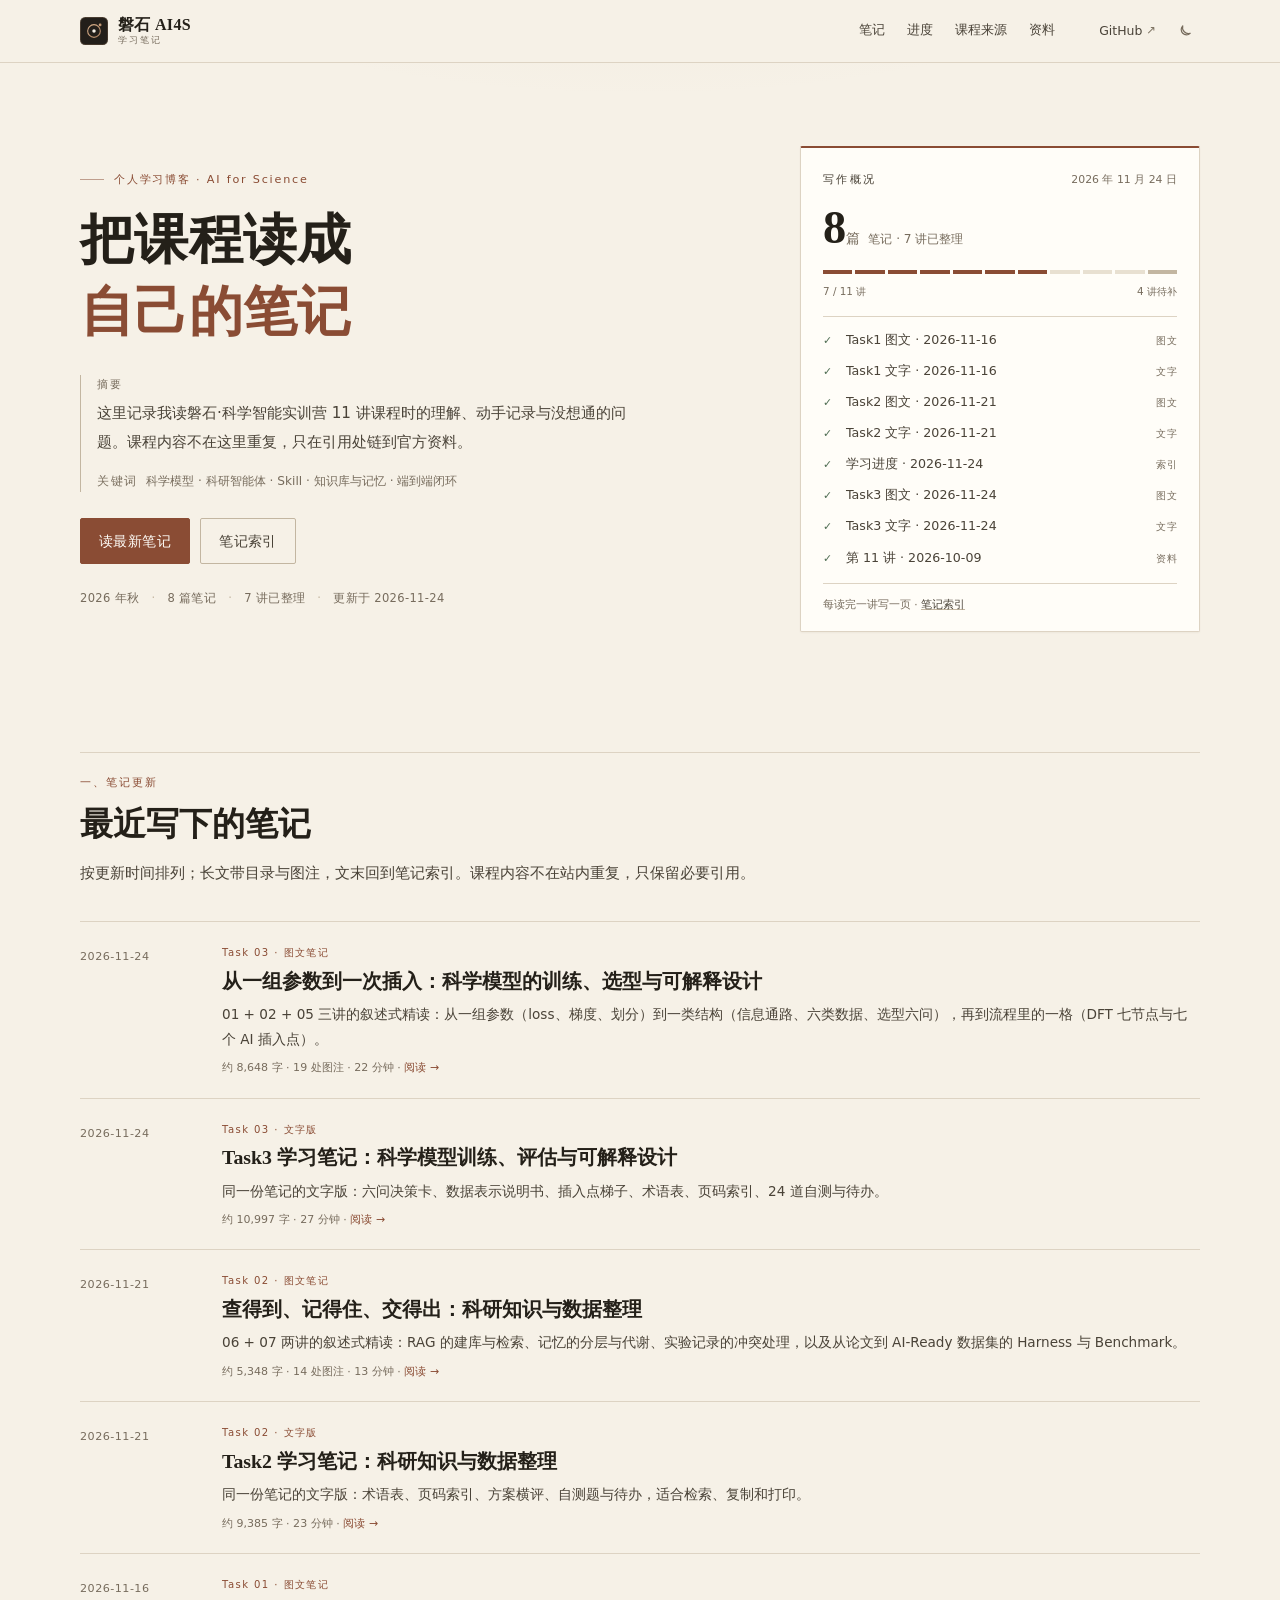
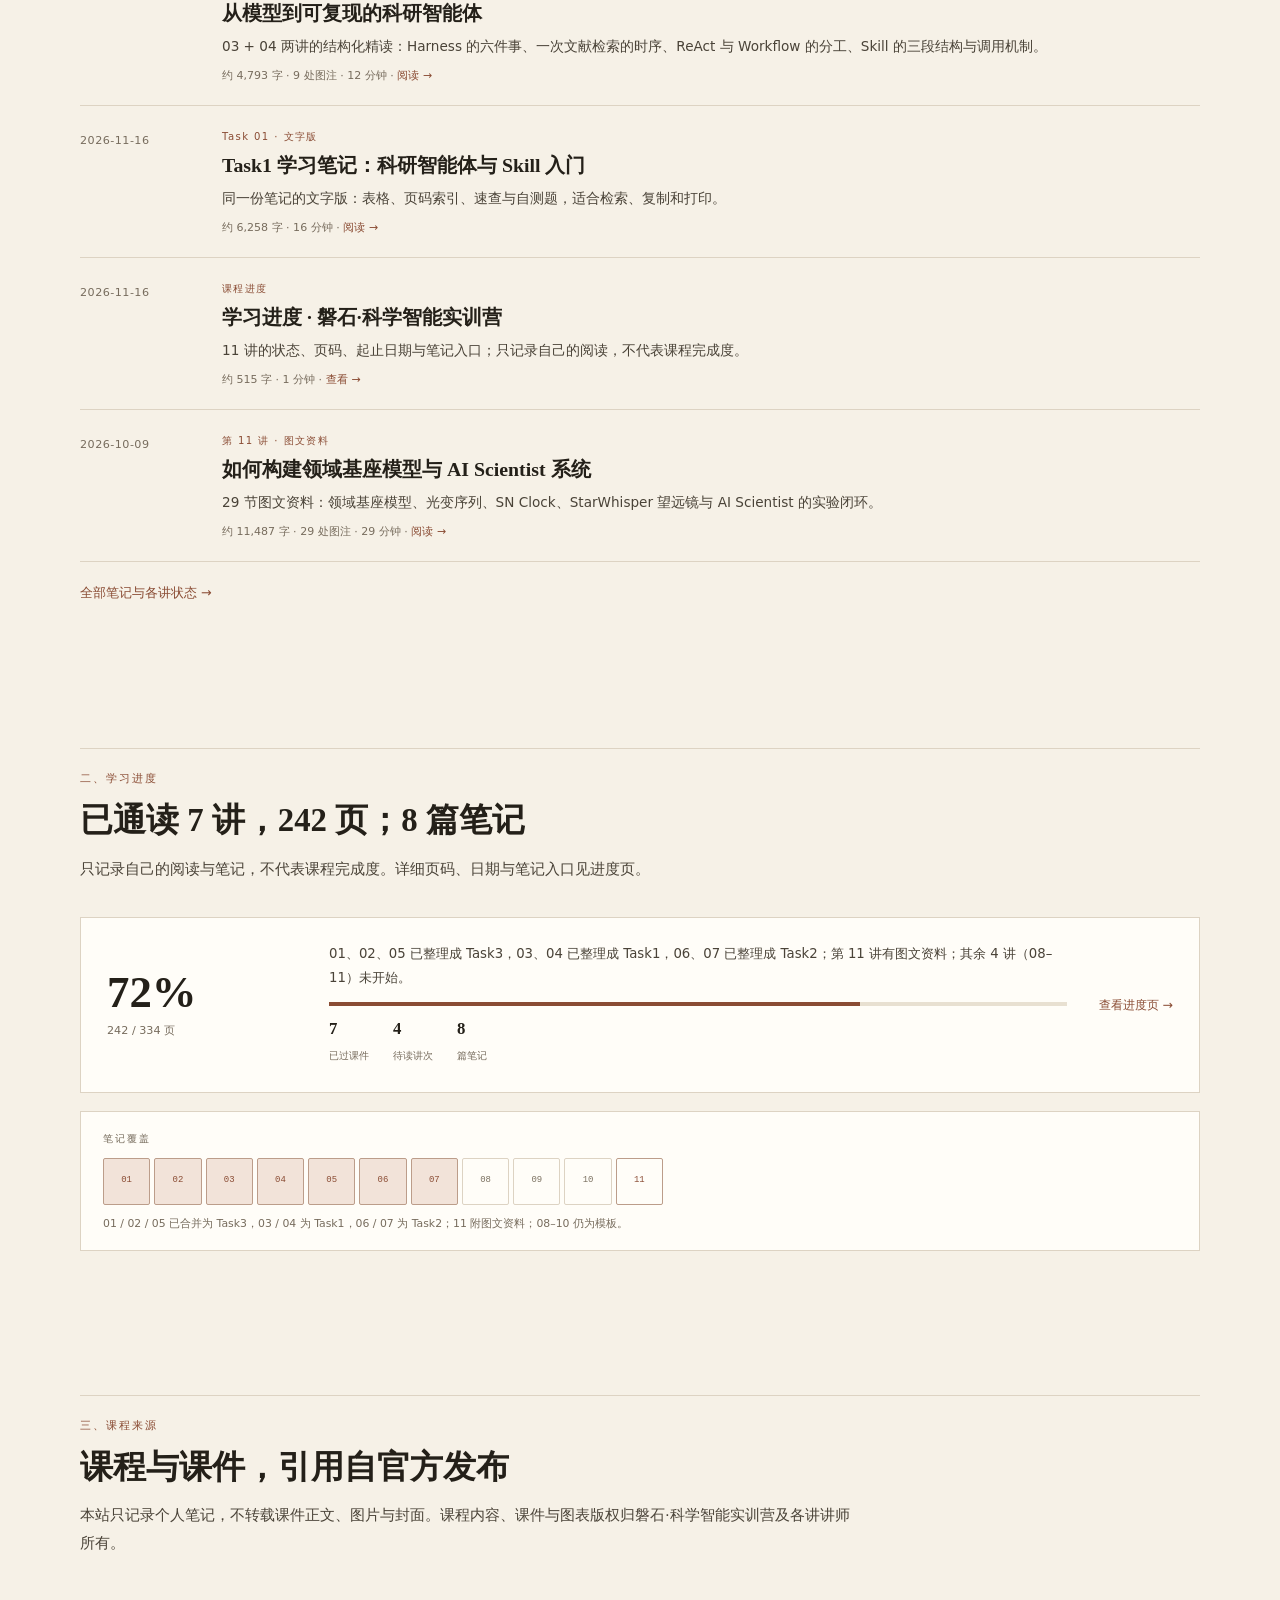
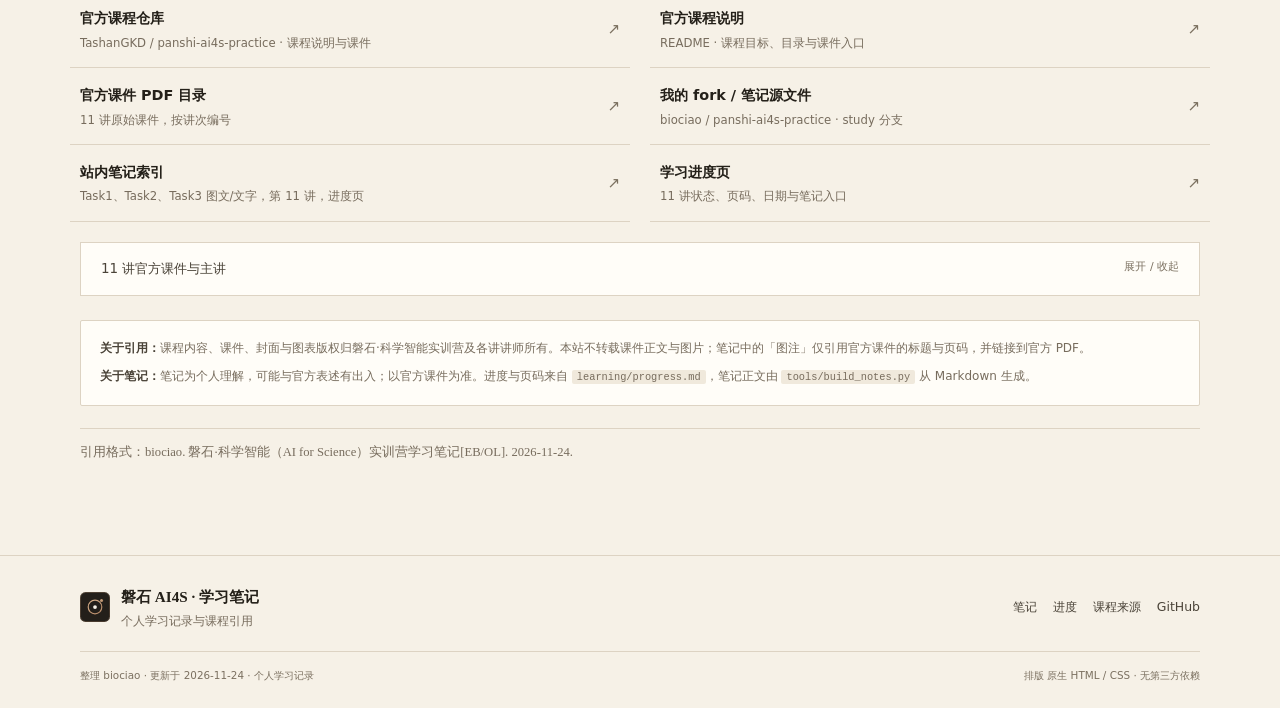
<file: docs/index.html>
<!DOCTYPE html>
<html lang="zh-CN" data-theme="dark">
<head>
  <meta charset="utf-8">
  <meta name="viewport" content="width=device-width, initial-scale=1">
  <title>AI4S 学习笔记 · 磐石实训营</title>
  <meta name="description" content="个人学习笔记：读磐石·科学智能实训营 11 讲课程的理解、动手记录与问题；课程内容只引用官方资料。">
  <meta name="theme-color" content="#17130f">
  <meta name="author" content="biociao">
  <link rel="icon" href="assets/favicon.svg" type="image/svg+xml">
  <link rel="stylesheet" href="assets/style.css">
  <script>
    (function () {
      try {
        var saved = localStorage.getItem('ai4s-theme');
        var theme = saved || (window.matchMedia('(prefers-color-scheme: light)').matches ? 'light' : 'dark');
        document.documentElement.dataset.theme = theme;
      } catch (e) {
        document.documentElement.dataset.theme = 'dark';
      }
      document.documentElement.classList.add('js');
    })();
  </script>
</head>
<body>
  <a class="skip-link" href="#main">跳到正文</a>

  <header class="nav" id="site-nav">
    <div class="wrap nav-inner">
      <a class="brand" href="#top" aria-label="磐石 AI4S 学习笔记，回到顶部">
        <svg class="brand-mark" viewBox="0 0 64 64" aria-hidden="true">
          <defs>
            <linearGradient id="brandGrad" x1="0" y1="0" x2="1" y2="1">
              <stop offset="0" stop-color="#d9b28c"/><stop offset="1" stop-color="#b08463"/>
            </linearGradient>
          </defs>
          <rect width="64" height="64" rx="12" fill="#231f1a"/>
          <rect x="1" y="1" width="62" height="62" rx="11" fill="none" stroke="url(#brandGrad)" stroke-opacity=".55"/>
          <circle cx="32" cy="32" r="14.5" fill="none" stroke="url(#brandGrad)" stroke-width="2.5"/>
          <circle cx="32" cy="32" r="4" fill="#f6f1e7"/>
          <circle cx="46" cy="18" r="3.2" fill="url(#brandGrad)"/>
        </svg>
        <span class="brand-text"><strong>磐石 AI4S</strong><em>学习笔记</em></span>
      </a>

      <nav class="nav-links" id="site-menu" aria-label="页面导航">
        <a href="#notes">笔记</a>
        <a href="#progress">进度</a>
        <a href="#sources">课程来源</a>
        <a href="#resources">资料</a>
      </nav>

      <div class="nav-actions">
        <a class="repo-link" href="https://github.com/biociao/panshi-ai4s-practice" target="_blank" rel="noopener">GitHub<span aria-hidden="true">↗</span></a>
        <button class="icon-btn theme-btn" type="button" data-theme-toggle aria-label="切换深浅色主题">
          <svg class="ico-moon" viewBox="0 0 24 24" aria-hidden="true"><path d="M20 14.5A8.5 8.5 0 0 1 9.5 4a7 7 0 1 0 10.5 10.5Z" fill="none" stroke="currentColor" stroke-width="1.7" stroke-linejoin="round"/></svg>
          <svg class="ico-sun" viewBox="0 0 24 24" aria-hidden="true"><circle cx="12" cy="12" r="4.2" fill="none" stroke="currentColor" stroke-width="1.7"/><path d="M12 2v2.4M12 19.6V22M2 12h2.4M19.6 12H22M4.9 4.9l1.7 1.7M17.4 17.4l1.7 1.7M19.1 4.9l-1.7 1.7M6.6 17.4l-1.7 1.7" fill="none" stroke="currentColor" stroke-width="1.7" stroke-linecap="round"/></svg>
        </button>
        <button class="icon-btn menu-btn" type="button" data-menu-toggle aria-expanded="false" aria-controls="site-menu" aria-label="打开导航菜单">
          <svg viewBox="0 0 24 24" aria-hidden="true"><path d="M4 7h16M4 12h16M4 17h16" fill="none" stroke="currentColor" stroke-width="1.8" stroke-linecap="round"/></svg>
        </button>
      </div>
    </div>
  </header>

  <main id="main">
    <section class="hero" id="top">
      <div class="wrap hero-grid">
        <div class="hero-copy">
          <p class="eyebrow">个人学习博客 · AI for Science</p>
          <h1>把课程读成<br><span class="grad">自己的笔记</span></h1>
          <div class="abstract">
            <p class="abstract-label">摘要</p>
            <p class="lede">这里记录我读磐石·科学智能实训营 11 讲课程时的理解、动手记录与没想通的问题。课程内容不在这里重复，只在引用处链到官方资料。</p>
            <p class="keywords"><span>关键词</span>科学模型 · 科研智能体 · Skill · 知识库与记忆 · 端到端闭环</p>
          </div>
          <div class="hero-actions">
            <a class="btn btn-primary" href="#notes">读最新笔记</a>
            <a class="btn btn-ghost" href="notes/index.html">笔记索引</a>
          </div>
          <ul class="hero-meta">
            <li>2026 年秋</li>
            <li>8 篇笔记</li>
            <li>7 讲已整理</li>
            <li>更新于 2026-11-24</li>
          </ul>
        </div>

        <aside class="panel" aria-label="写作概况">
          <div class="panel-top">
            <span class="panel-title">写作概况</span>
            <span class="panel-date">2026 年 11 月 24 日</span>
          </div>
          <div class="snap">
            <span class="snap-num">8<small>篇</small></span>
            <span class="snap-label">笔记 · 7 讲已整理</span>
          </div>
          <div class="segbar" role="img" aria-label="11 讲中 7 讲已整理，第 11 讲有图文资料">
            <i class="is-done" title="01 已整理"></i>
            <i class="is-done" title="02 已整理"></i>
            <i class="is-done" title="03 已整理"></i>
            <i class="is-done" title="04 已整理"></i>
            <i class="is-done" title="05 已整理"></i>
            <i class="is-done" title="06 已整理"></i>
            <i class="is-done" title="07 已整理"></i>
            <i class="is-todo" title="08 未开始"></i>
            <i class="is-todo" title="09 未开始"></i>
            <i class="is-todo" title="10 未开始"></i>
            <i class="is-ready" title="11 有图文资料"></i>
          </div>
          <div class="segbar-legend"><span>7 / 11 讲</span><span>4 讲待补</span></div>
          <ul class="snap-list">
            <li><span class="s-ic ok" aria-hidden="true">✓</span><span class="s-t">Task1 图文 · 2026-11-16</span><span class="s-m">图文</span></li>
            <li><span class="s-ic ok" aria-hidden="true">✓</span><span class="s-t">Task1 文字 · 2026-11-16</span><span class="s-m">文字</span></li>
            <li><span class="s-ic ok" aria-hidden="true">✓</span><span class="s-t">Task2 图文 · 2026-11-21</span><span class="s-m">图文</span></li>
            <li><span class="s-ic ok" aria-hidden="true">✓</span><span class="s-t">Task2 文字 · 2026-11-21</span><span class="s-m">文字</span></li>
            <li><span class="s-ic ok" aria-hidden="true">✓</span><span class="s-t">学习进度 · 2026-11-24</span><span class="s-m">索引</span></li>
            <li><span class="s-ic ok" aria-hidden="true">✓</span><span class="s-t">Task3 图文 · 2026-11-24</span><span class="s-m">图文</span></li>
            <li><span class="s-ic ok" aria-hidden="true">✓</span><span class="s-t">Task3 文字 · 2026-11-24</span><span class="s-m">文字</span></li>
            <li><span class="s-ic ok" aria-hidden="true">✓</span><span class="s-t">第 11 讲 · 2026-10-09</span><span class="s-m">资料</span></li>
          </ul>
          <div class="panel-foot">每读完一讲写一页 · <a href="notes/index.html">笔记索引</a></div>
        </aside>
      </div>
    </section>

    <section class="section" id="notes" aria-labelledby="notes-title">
      <div class="wrap">
        <div class="section-head" data-reveal>
          <p class="eyebrow">一、笔记更新</p>
          <h2 id="notes-title">最近写下的笔记</h2>
          <p>按更新时间排列；长文带目录与图注，文末回到笔记索引。课程内容不在站内重复，只保留必要引用。</p>
        </div>

        <div class="post-list">
          <article class="post" data-reveal>
            <p class="post-date">2026-11-24</p>
            <p class="post-kicker">Task 03 · 图文笔记</p>
            <h3><a href="notes/task3-illustrated.html">从一组参数到一次插入：科学模型的训练、选型与可解释设计</a></h3>
            <p class="post-excerpt">01 + 02 + 05 三讲的叙述式精读：从一组参数（loss、梯度、划分）到一类结构（信息通路、六类数据、选型六问），再到流程里的一格（DFT 七节点与七个 AI 插入点）。</p>
            <p class="post-meta">约 8,648 字 · 19 处图注 · 22 分钟 · <a href="notes/task3-illustrated.html">阅读 →</a></p>
          </article>

          <article class="post" data-reveal>
            <p class="post-date">2026-11-24</p>
            <p class="post-kicker">Task 03 · 文字版</p>
            <h3><a href="notes/task3-text.html">Task3 学习笔记：科学模型训练、评估与可解释设计</a></h3>
            <p class="post-excerpt">同一份笔记的文字版：六问决策卡、数据表示说明书、插入点梯子、术语表、页码索引、24 道自测与待办。</p>
            <p class="post-meta">约 10,997 字 · 27 分钟 · <a href="notes/task3-text.html">阅读 →</a></p>
          </article>

          <article class="post" data-reveal>
            <p class="post-date">2026-11-21</p>
            <p class="post-kicker">Task 02 · 图文笔记</p>
            <h3><a href="notes/task2-illustrated.html">查得到、记得住、交得出：科研知识与数据整理</a></h3>
            <p class="post-excerpt">06 + 07 两讲的叙述式精读：RAG 的建库与检索、记忆的分层与代谢、实验记录的冲突处理，以及从论文到 AI-Ready 数据集的 Harness 与 Benchmark。</p>
            <p class="post-meta">约 5,348 字 · 14 处图注 · 13 分钟 · <a href="notes/task2-illustrated.html">阅读 →</a></p>
          </article>

          <article class="post" data-reveal>
            <p class="post-date">2026-11-21</p>
            <p class="post-kicker">Task 02 · 文字版</p>
            <h3><a href="notes/task2-text.html">Task2 学习笔记：科研知识与数据整理</a></h3>
            <p class="post-excerpt">同一份笔记的文字版：术语表、页码索引、方案横评、自测题与待办，适合检索、复制和打印。</p>
            <p class="post-meta">约 9,385 字 · 23 分钟 · <a href="notes/task2-text.html">阅读 →</a></p>
          </article>

          <article class="post" data-reveal>
            <p class="post-date">2026-11-16</p>
            <p class="post-kicker">Task 01 · 图文笔记</p>
            <h3><a href="notes/task1-illustrated.html">从模型到可复现的科研智能体</a></h3>
            <p class="post-excerpt">03 + 04 两讲的结构化精读：Harness 的六件事、一次文献检索的时序、ReAct 与 Workflow 的分工、Skill 的三段结构与调用机制。</p>
            <p class="post-meta">约 4,793 字 · 9 处图注 · 12 分钟 · <a href="notes/task1-illustrated.html">阅读 →</a></p>
          </article>

          <article class="post" data-reveal>
            <p class="post-date">2026-11-16</p>
            <p class="post-kicker">Task 01 · 文字版</p>
            <h3><a href="notes/task1-text.html">Task1 学习笔记：科研智能体与 Skill 入门</a></h3>
            <p class="post-excerpt">同一份笔记的文字版：表格、页码索引、速查与自测题，适合检索、复制和打印。</p>
            <p class="post-meta">约 6,258 字 · 16 分钟 · <a href="notes/task1-text.html">阅读 →</a></p>
          </article>

          <article class="post" data-reveal>
            <p class="post-date">2026-11-16</p>
            <p class="post-kicker">课程进度</p>
            <h3><a href="notes/progress.html">学习进度 · 磐石·科学智能实训营</a></h3>
            <p class="post-excerpt">11 讲的状态、页码、起止日期与笔记入口；只记录自己的阅读，不代表课程完成度。</p>
            <p class="post-meta">约 515 字 · 1 分钟 · <a href="notes/progress.html">查看 →</a></p>
          </article>

          <article class="post" data-reveal>
            <p class="post-date">2026-10-09</p>
            <p class="post-kicker">第 11 讲 · 图文资料</p>
            <h3><a href="notes/11.html">如何构建领域基座模型与 AI Scientist 系统</a></h3>
            <p class="post-excerpt">29 节图文资料：领域基座模型、光变序列、SN Clock、StarWhisper 望远镜与 AI Scientist 的实验闭环。</p>
            <p class="post-meta">约 11,487 字 · 29 处图注 · 29 分钟 · <a href="notes/11.html">阅读 →</a></p>
          </article>
        </div>

        <p class="section-more" data-reveal><a href="notes/index.html">全部笔记与各讲状态 →</a></p>
      </div>
    </section>

    <section class="section" id="progress" aria-labelledby="progress-title">
      <div class="wrap">
        <div class="section-head" data-reveal>
          <p class="eyebrow">二、学习进度</p>
          <h2 id="progress-title">已通读 7 讲，242 页；8 篇笔记</h2>
          <p>只记录自己的阅读与笔记，不代表课程完成度。详细页码、日期与笔记入口见进度页。</p>
        </div>

        <div class="progress-compact" data-reveal>
          <div class="progress-number"><strong>72%</strong><span>242 / 334 页</span></div>
          <div class="progress-copy">
            <p>01、02、05 已整理成 Task3，03、04 已整理成 Task1，06、07 已整理成 Task2；第 11 讲有图文资料；其余 4 讲（08–11）未开始。</p>
            <div class="progress-line"><i data-fill="72"></i></div>
            <ul class="progress-facts">
              <li><b>7</b><span>已过课件</span></li>
              <li><b>4</b><span>待读讲次</span></li>
              <li><b>8</b><span>篇笔记</span></li>
            </ul>
          </div>
          <a class="progress-link" href="notes/progress.html">查看进度页 <span aria-hidden="true">→</span></a>
        </div>

        <div class="coverage-block" data-reveal>
          <p class="coverage-label">笔记覆盖</p>
          <ul class="coverage" aria-label="各讲笔记状态">
            <li class="is-note">01</li><li class="is-note">02</li>
            <li class="is-note">03</li><li class="is-note">04</li>
            <li class="is-note">05</li><li class="is-note">06</li><li class="is-note">07</li><li>08</li><li>09</li><li>10</li>
            <li class="is-read">11</li>
          </ul>
          <p class="coverage-note">01 / 02 / 05 已合并为 Task3，03 / 04 为 Task1，06 / 07 为 Task2；11 附图文资料；08–10 仍为模板。</p>
        </div>
      </div>
    </section>

    <section class="section" id="sources" aria-labelledby="sources-title">
      <div class="wrap">
        <div class="section-head" data-reveal>
          <p class="eyebrow">三、课程来源</p>
          <h2 id="sources-title">课程与课件，引用自官方发布</h2>
          <p>本站只记录个人笔记，不转载课件正文、图片与封面。课程内容、课件与图表版权归磐石·科学智能实训营及各讲讲师所有。</p>
        </div>

        <div class="links" id="resources" data-reveal>
          <a class="link-row" href="https://github.com/TashanGKD/panshi-ai4s-practice" target="_blank" rel="noopener">
            <span class="link-main"><span class="link-t">官方课程仓库</span><span class="link-d">TashanGKD / panshi-ai4s-practice · 课程说明与课件</span></span>
            <span class="link-arrow" aria-hidden="true">↗</span>
          </a>
          <a class="link-row" href="https://github.com/TashanGKD/panshi-ai4s-practice/blob/main/README.md" target="_blank" rel="noopener">
            <span class="link-main"><span class="link-t">官方课程说明</span><span class="link-d">README · 课程目标、目录与课件入口</span></span>
            <span class="link-arrow" aria-hidden="true">↗</span>
          </a>
          <a class="link-row" href="https://github.com/TashanGKD/panshi-ai4s-practice/tree/main/pdf" target="_blank" rel="noopener">
            <span class="link-main"><span class="link-t">官方课件 PDF 目录</span><span class="link-d">11 讲原始课件，按讲次编号</span></span>
            <span class="link-arrow" aria-hidden="true">↗</span>
          </a>
          <a class="link-row" href="https://github.com/biociao/panshi-ai4s-practice" target="_blank" rel="noopener">
            <span class="link-main"><span class="link-t">我的 fork / 笔记源文件</span><span class="link-d">biociao / panshi-ai4s-practice · study 分支</span></span>
            <span class="link-arrow" aria-hidden="true">↗</span>
          </a>
          <a class="link-row" href="notes/index.html">
            <span class="link-main"><span class="link-t">站内笔记索引</span><span class="link-d">Task1、Task2、Task3 图文/文字，第 11 讲，进度页</span></span>
            <span class="link-arrow" aria-hidden="true">↗</span>
          </a>
          <a class="link-row" href="notes/progress.html">
            <span class="link-main"><span class="link-t">学习进度页</span><span class="link-d">11 讲状态、页码、日期与笔记入口</span></span>
            <span class="link-arrow" aria-hidden="true">↗</span>
          </a>
        </div>

        <details class="source-details" data-reveal>
          <summary>11 讲官方课件与主讲 <span>展开 / 收起</span></summary>
          <div class="source-table-wrap">
            <table class="source-table">
              <thead><tr><th>讲次</th><th>主题</th><th>主讲</th><th>官方课件</th></tr></thead>
              <tbody>
                <tr><td>01</td><td>深入理解神经网络原理与模型训练</td><td>李文毅</td><td><a href="https://github.com/TashanGKD/panshi-ai4s-practice/blob/main/pdf/01_%E7%A7%91%E5%AD%A6%E6%A8%A1%E5%9E%8B%E5%AE%9E%E8%AE%AD%EF%BC%88%E4%B8%80%EF%BC%89_%E6%9D%8E%E6%96%87%E6%AF%85.pdf" target="_blank" rel="noopener">PDF ↗</a></td></tr>
                <tr><td>02</td><td>面向科学场景的数据理解与模型选型</td><td>李文毅</td><td><a href="https://github.com/TashanGKD/panshi-ai4s-practice/blob/main/pdf/02_%E7%A7%91%E5%AD%A6%E6%A8%A1%E5%9E%8B%E5%AE%9E%E8%AE%AD%EF%BC%88%E4%BA%8C%EF%BC%89_%E6%9D%8E%E6%96%87%E6%AF%85.pdf" target="_blank" rel="noopener">PDF ↗</a></td></tr>
                <tr><td>03</td><td>从零开始构建智能体</td><td>陈希鸿</td><td><a href="https://github.com/TashanGKD/panshi-ai4s-practice/blob/main/pdf/03_%E7%A7%91%E7%A0%94%E6%99%BA%E8%83%BD%E4%BD%93%E5%AE%9E%E8%AE%AD%EF%BC%88%E4%B8%80%EF%BC%89_%E9%99%88%E5%B8%8C%E9%B8%BF.pdf" target="_blank" rel="noopener">PDF ↗</a></td></tr>
                <tr><td>04</td><td>Skill 的设计与应用</td><td>刘子笑</td><td><a href="https://github.com/TashanGKD/panshi-ai4s-practice/blob/main/pdf/04_%E7%A7%91%E7%A0%94%E6%99%BA%E8%83%BD%E4%BD%93%E5%AE%9E%E8%AE%AD%EF%BC%88%E4%BA%8C%EF%BC%89_%E5%88%98%E5%AD%90%E7%AC%91.pdf" target="_blank" rel="noopener">PDF ↗</a></td></tr>
                <tr><td>05</td><td>AI 嵌入的可解释模型设计</td><td>巩泽钊</td><td><a href="https://github.com/TashanGKD/panshi-ai4s-practice/blob/main/pdf/05_%E7%A7%91%E7%A0%94%E6%99%BA%E8%83%BD%E4%BD%93%E5%AE%9E%E8%AE%AD%EF%BC%88%E4%B8%89%EF%BC%89_%E5%B7%A9%E6%B3%BD%E9%92%8A.pdf" target="_blank" rel="noopener">PDF ↗</a></td></tr>
                <tr><td>06</td><td>跨会话记忆管理与 RAG 检索</td><td>余宣庆</td><td><a href="https://github.com/TashanGKD/panshi-ai4s-practice/blob/main/pdf/06_%E6%99%BA%E8%83%BD%E4%BD%93%E8%AE%B0%E5%BF%86%E4%B8%8E%E7%9F%A5%E8%AF%86%E5%BA%93_%E4%BD%99%E5%AE%A3%E5%BA%86.pdf" target="_blank" rel="noopener">PDF ↗</a></td></tr>
                <tr><td>07</td><td>构建科研数据 Harness</td><td>张健</td><td><a href="https://github.com/TashanGKD/panshi-ai4s-practice/blob/main/pdf/07_Harness%E5%AE%9E%E8%AE%AD_%E5%BC%A0%E5%81%A5.pdf" target="_blank" rel="noopener">PDF ↗</a></td></tr>
                <tr><td>08</td><td>工具、技能与应用生态分享</td><td>王正帅</td><td><a href="https://github.com/TashanGKD/panshi-ai4s-practice/blob/main/pdf/08_%E7%A3%90%E7%9F%B3%E5%BA%94%E7%94%A8%E5%AE%9E%E8%AE%AD_%E7%8E%8B%E6%AD%A3%E5%B8%85.pdf" target="_blank" rel="noopener">PDF ↗</a></td></tr>
                <tr><td>09</td><td>科研智能体的能力集成：CLI &amp; Skill</td><td>欧仕刚</td><td><a href="https://github.com/TashanGKD/panshi-ai4s-practice/blob/main/pdf/09_%E7%AB%AF%E5%88%B0%E7%AB%AF%E9%97%AD%E7%8E%AF%EF%BC%88%E4%B8%80%EF%BC%89_%E6%AC%A7%E4%BB%95%E5%88%9A.pdf" target="_blank" rel="noopener">PDF ↗</a></td></tr>
                <tr><td>10</td><td>科研智能体长程任务的保障机制：Loop &amp; Autoresearch</td><td>欧仕刚</td><td><a href="https://github.com/TashanGKD/panshi-ai4s-practice/blob/main/pdf/10_%E7%AB%AF%E5%88%B0%E7%AB%AF%E9%97%AD%E7%8E%AF%EF%BC%88%E4%BA%8C%EF%BC%89_%E6%AC%A7%E4%BB%95%E5%88%9A.pdf" target="_blank" rel="noopener">PDF ↗</a></td></tr>
                <tr><td>11</td><td>如何构建领域基座模型与 AI Scientist 系统</td><td>李瑀旸</td><td><a href="https://github.com/TashanGKD/panshi-ai4s-practice/blob/main/pdf/11_%E7%A7%91%E5%AD%A6%E6%99%BA%E8%83%BD%E8%BF%9B%E9%98%B6_%E6%9D%8E%E7%91%80%E6%97%B8.pdf" target="_blank" rel="noopener">PDF ↗</a></td></tr>
              </tbody>
            </table>
          </div>
        </details>

        <div class="fineprint" data-reveal>
          <p><strong>关于引用：</strong>课程内容、课件、封面与图表版权归磐石·科学智能实训营及各讲讲师所有。本站不转载课件正文与图片；笔记中的「图注」仅引用官方课件的标题与页码，并链接到官方 PDF。</p>
          <p><strong>关于笔记：</strong>笔记为个人理解，可能与官方表述有出入；以官方课件为准。进度与页码来自 <code>learning/progress.md</code>，笔记正文由 <code>tools/build_notes.py</code> 从 Markdown 生成。</p>
        </div>
        <p class="citation" data-reveal>引用格式：biociao. 磐石·科学智能（AI for Science）实训营学习笔记[EB/OL]. 2026-11-24.</p>
      </div>
    </section>
  </main>

  <footer class="footer">
    <div class="wrap footer-inner">
      <div class="footer-brand">
        <svg class="brand-mark" viewBox="0 0 64 64" aria-hidden="true">
          <defs>
            <linearGradient id="footGrad" x1="0" y1="0" x2="1" y2="1">
              <stop offset="0" stop-color="#d9b28c"/><stop offset="1" stop-color="#b08463"/>
            </linearGradient>
          </defs>
          <rect width="64" height="64" rx="12" fill="#231f1a"/>
          <rect x="1" y="1" width="62" height="62" rx="11" fill="none" stroke="url(#footGrad)" stroke-opacity=".55"/>
          <circle cx="32" cy="32" r="14.5" fill="none" stroke="url(#footGrad)" stroke-width="2.5"/>
          <circle cx="32" cy="32" r="4" fill="#f6f1e7"/>
          <circle cx="46" cy="18" r="3.2" fill="url(#footGrad)"/>
        </svg>
        <div>
          <strong>磐石 AI4S · 学习笔记</strong>
          <span>个人学习记录与课程引用</span>
        </div>
      </div>
      <nav class="footer-links" aria-label="页脚链接">
        <a href="notes/index.html">笔记</a>
        <a href="#progress">进度</a>
        <a href="#sources">课程来源</a>
        <a href="https://github.com/biociao/panshi-ai4s-practice" target="_blank" rel="noopener">GitHub</a>
      </nav>
    </div>
    <div class="wrap footer-bottom">
      <span>整理 biociao · 更新于 2026-11-24 · 个人学习记录</span>
      <span>排版 原生 HTML / CSS · 无第三方依赖</span>
    </div>
  </footer>

  <button class="to-top" type="button" data-to-top aria-label="回到页面顶部">
    <svg viewBox="0 0 24 24" aria-hidden="true"><path d="M12 19V5M6 11l6-6 6 6" fill="none" stroke="currentColor" stroke-width="1.9" stroke-linecap="round" stroke-linejoin="round"/></svg>
  </button>

  <script src="assets/app.js" defer></script>
</body>
</html>
</file>
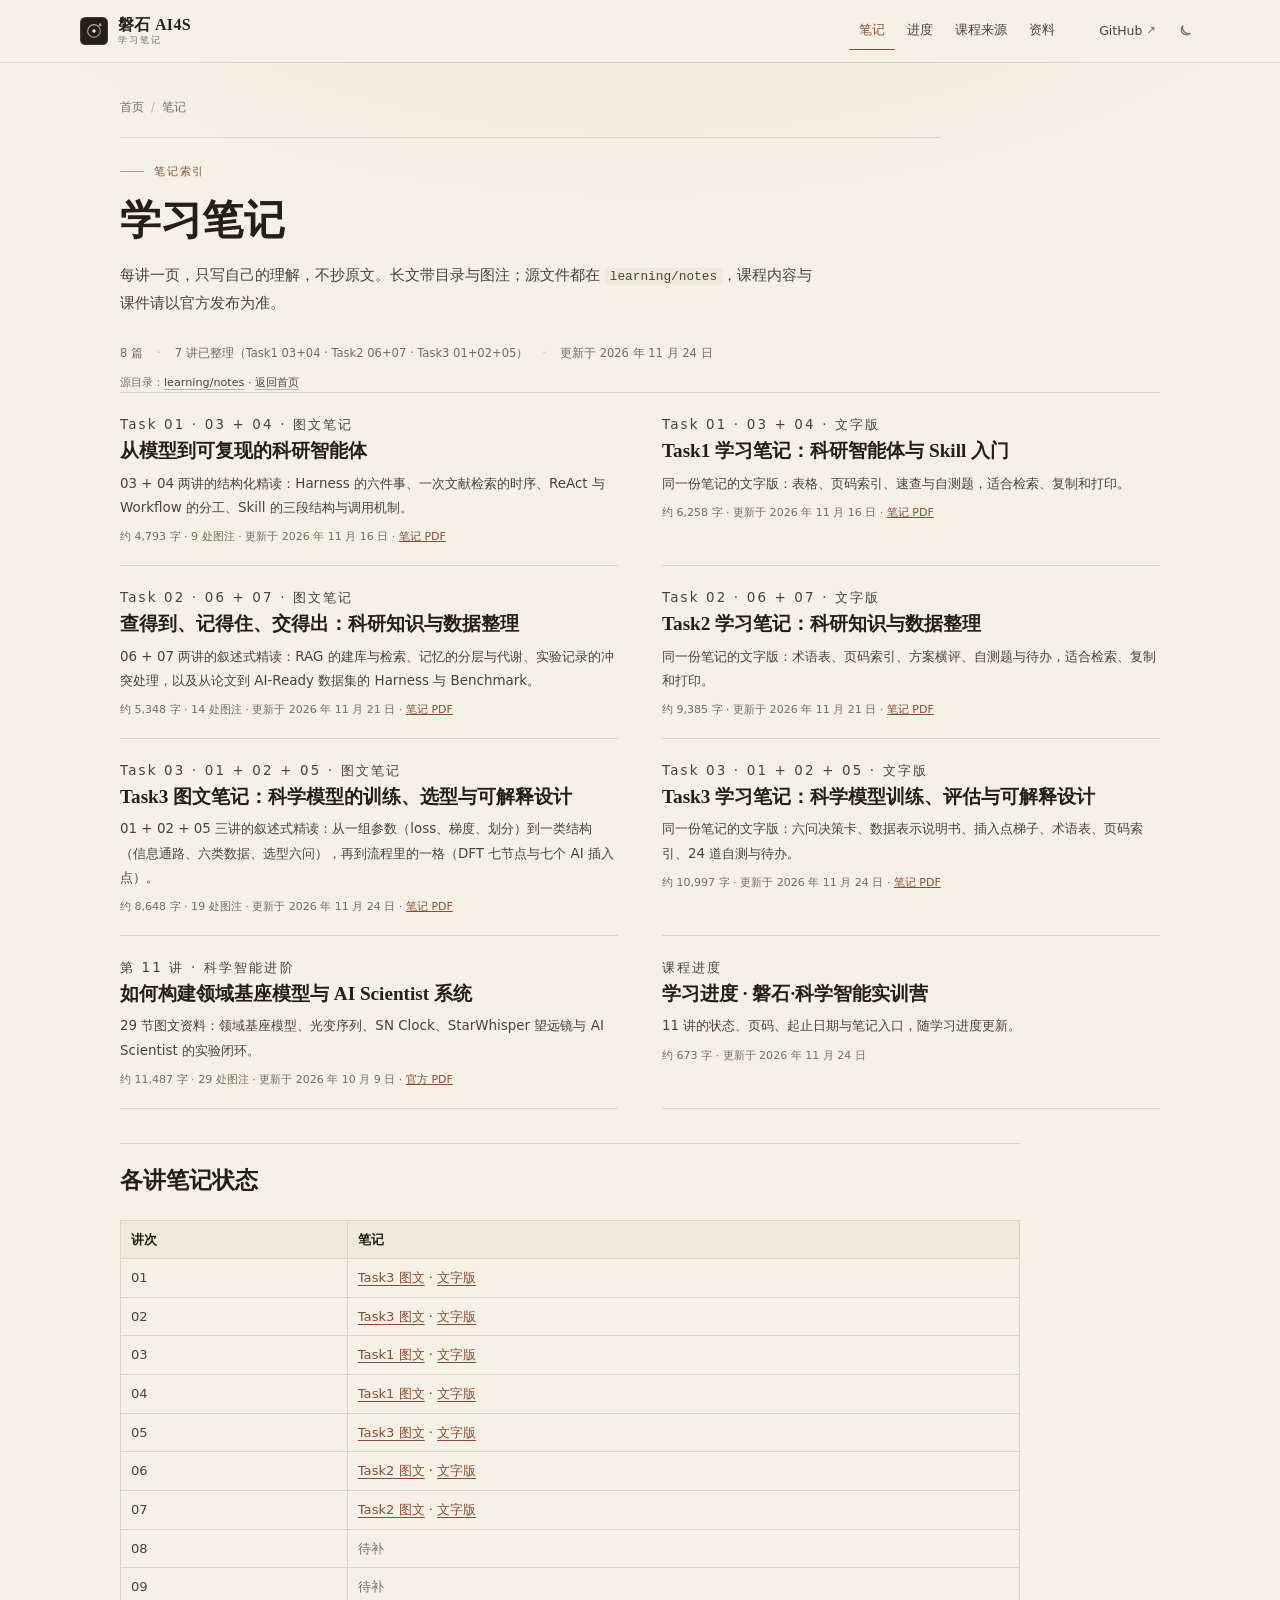
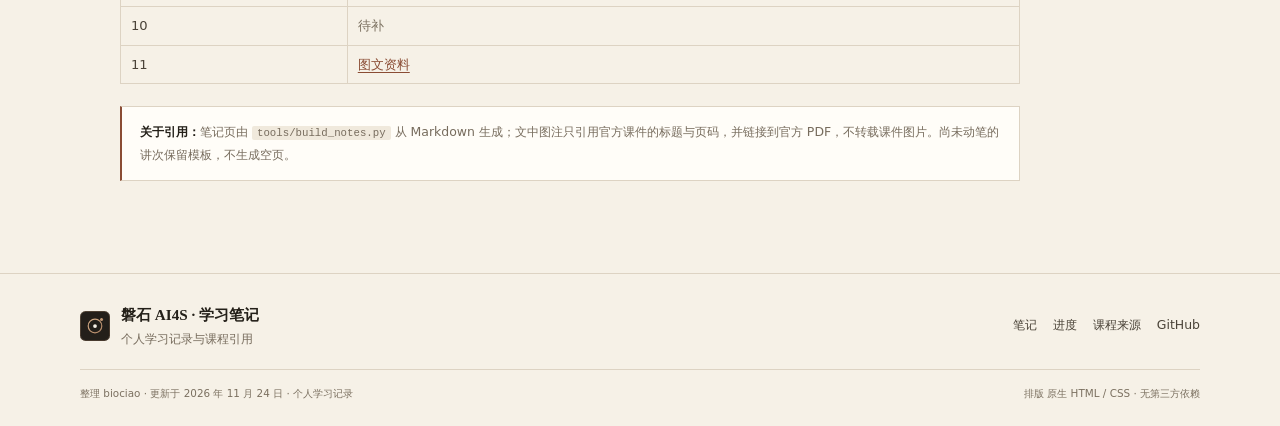
<file: docs/notes/index.html>
<!DOCTYPE html>
<html lang="zh-CN" data-theme="dark">
<head>
  <meta charset="utf-8">
  <meta name="viewport" content="width=device-width, initial-scale=1">
  <title>学习笔记 · 磐石 AI4S</title>
  <meta name="description" content="磐石 AI4S 个人学习笔记索引：Task1、Task2、Task3 图文与文字笔记、第 11 讲图文资料与学习进度。">
  <meta name="theme-color" content="#17130f">
  <meta name="author" content="biociao">
  <link rel="icon" href="../assets/favicon.svg" type="image/svg+xml">
  <link rel="stylesheet" href="../assets/style.css">
  <script>
    (function () {
      try {
        var saved = localStorage.getItem('ai4s-theme');
        var theme = saved || (window.matchMedia('(prefers-color-scheme: light)').matches ? 'light' : 'dark');
        document.documentElement.dataset.theme = theme;
      } catch (e) {
        document.documentElement.dataset.theme = 'dark';
      }
      document.documentElement.classList.add('js');
    })();
  </script>
</head>
<body class="page-note notes-index">
  <a class="skip-link" href="#main">跳到正文</a>
  <header class="nav" id="site-nav">
    <div class="wrap nav-inner">
      <a class="brand" href="../index.html" aria-label="磐石 AI4S 学习笔记，回到首页">
        <svg class="brand-mark" viewBox="0 0 64 64" aria-hidden="true">
          <defs>
            <linearGradient id="brandGrad" x1="0" y1="0" x2="1" y2="1">
              <stop offset="0" stop-color="#d9b28c"/><stop offset="1" stop-color="#b08463"/>
            </linearGradient>
          </defs>
          <rect width="64" height="64" rx="12" fill="#231f1a"/>
          <rect x="1" y="1" width="62" height="62" rx="11" fill="none" stroke="url(#brandGrad)" stroke-opacity=".55"/>
          <circle cx="32" cy="32" r="14.5" fill="none" stroke="url(#brandGrad)" stroke-width="2.5"/>
          <circle cx="32" cy="32" r="4" fill="#f6f1e7"/>
          <circle cx="46" cy="18" r="3.2" fill="url(#brandGrad)"/>
        </svg>
        <span class="brand-text"><strong>磐石 AI4S</strong><em>学习笔记</em></span>
      </a>

      <nav class="nav-links" id="site-menu" aria-label="页面导航">
        <a href="index.html" class="active" aria-current="page">笔记</a>
        <a href="../index.html#progress">进度</a>
        <a href="../index.html#sources">课程来源</a>
        <a href="../index.html#resources">资料</a>
      </nav>

      <div class="nav-actions">
        <a class="repo-link" href="https://github.com/biociao/panshi-ai4s-practice" target="_blank" rel="noopener">GitHub<span aria-hidden="true">↗</span></a>
        <button class="icon-btn theme-btn" type="button" data-theme-toggle aria-label="切换深浅色主题">
          <svg class="ico-moon" viewBox="0 0 24 24" aria-hidden="true"><path d="M20 14.5A8.5 8.5 0 0 1 9.5 4a7 7 0 1 0 10.5 10.5Z" fill="none" stroke="currentColor" stroke-width="1.7" stroke-linejoin="round"/></svg>
          <svg class="ico-sun" viewBox="0 0 24 24" aria-hidden="true"><circle cx="12" cy="12" r="4.2" fill="none" stroke="currentColor" stroke-width="1.7"/><path d="M12 2v2.4M12 19.6V22M2 12h2.4M19.6 12H22M4.9 4.9l1.7 1.7M17.4 17.4l1.7 1.7M19.1 4.9l-1.7 1.7M6.6 17.4l-1.7 1.7" fill="none" stroke="currentColor" stroke-width="1.7" stroke-linecap="round"/></svg>
        </button>
        <button class="icon-btn menu-btn" type="button" data-menu-toggle aria-expanded="false" aria-controls="site-menu" aria-label="打开导航菜单">
          <svg viewBox="0 0 24 24" aria-hidden="true"><path d="M4 7h16M4 12h16M4 17h16" fill="none" stroke="currentColor" stroke-width="1.8" stroke-linecap="round"/></svg>
        </button>
      </div>
    </div>
  </header>
  <main id="main" class="article-main">
    <div class="wrap article-wrap">
      <nav class="breadcrumb" aria-label="面包屑">
      <a href="../index.html">首页</a><span class="sep">/</span>
      <span aria-current="page">笔记</span>
    </nav>

    <header class="article-head">
      <p class="eyebrow">笔记索引</p>
      <h1>学习笔记</h1>
      <p class="article-lede">每讲一页，只写自己的理解，不抄原文。长文带目录与图注；源文件都在 <code>learning/notes</code>，课程内容与课件请以官方发布为准。</p>
      <p class="article-meta"><span>8 篇</span><span>7 讲已整理（Task1 03+04 · Task2 06+07 · Task3 01+02+05）</span><span>更新于 2026 年 11 月 24 日</span></p>
      <p class="article-source">源目录：<a href="https://github.com/biociao/panshi-ai4s-practice/tree/study/learning/notes" target="_blank" rel="noopener">learning/notes</a> · <a href="../index.html">返回首页</a></p>
    </header>

    <div class="note-list">
      <article class="note-entry">
        <p class="note-entry-kicker">Task 01 · 03 + 04 · 图文笔记</p>
        <h2><a href="task1-illustrated.html">从模型到可复现的科研智能体</a></h2>
        <p>03 + 04 两讲的结构化精读：Harness 的六件事、一次文献检索的时序、ReAct 与 Workflow 的分工、Skill 的三段结构与调用机制。</p>
        <p class="note-entry-meta">约 4,793 字 · 9 处图注 · 更新于 2026 年 11 月 16 日 · <a href="https://github.com/biociao/panshi-ai4s-practice/blob/study/learning/notes/task1/task1-illustrated-notes.pdf" target="_blank" rel="noopener">笔记 PDF</a></p>
      </article><article class="note-entry">
        <p class="note-entry-kicker">Task 01 · 03 + 04 · 文字版</p>
        <h2><a href="task1-text.html">Task1 学习笔记：科研智能体与 Skill 入门</a></h2>
        <p>同一份笔记的文字版：表格、页码索引、速查与自测题，适合检索、复制和打印。</p>
        <p class="note-entry-meta">约 6,258 字 · 更新于 2026 年 11 月 16 日 · <a href="https://github.com/biociao/panshi-ai4s-practice/blob/study/learning/notes/task1/task1-illustrated-notes.pdf" target="_blank" rel="noopener">笔记 PDF</a></p>
      </article><article class="note-entry">
        <p class="note-entry-kicker">Task 02 · 06 + 07 · 图文笔记</p>
        <h2><a href="task2-illustrated.html">查得到、记得住、交得出：科研知识与数据整理</a></h2>
        <p>06 + 07 两讲的叙述式精读：RAG 的建库与检索、记忆的分层与代谢、实验记录的冲突处理，以及从论文到 AI-Ready 数据集的 Harness 与 Benchmark。</p>
        <p class="note-entry-meta">约 5,348 字 · 14 处图注 · 更新于 2026 年 11 月 21 日 · <a href="https://github.com/biociao/panshi-ai4s-practice/blob/study/learning/notes/task2/task2-illustrated-notes.pdf" target="_blank" rel="noopener">笔记 PDF</a></p>
      </article><article class="note-entry">
        <p class="note-entry-kicker">Task 02 · 06 + 07 · 文字版</p>
        <h2><a href="task2-text.html">Task2 学习笔记：科研知识与数据整理</a></h2>
        <p>同一份笔记的文字版：术语表、页码索引、方案横评、自测题与待办，适合检索、复制和打印。</p>
        <p class="note-entry-meta">约 9,385 字 · 更新于 2026 年 11 月 21 日 · <a href="https://github.com/biociao/panshi-ai4s-practice/blob/study/learning/notes/task2/task2-illustrated-notes.pdf" target="_blank" rel="noopener">笔记 PDF</a></p>
      </article><article class="note-entry">
        <p class="note-entry-kicker">Task 03 · 01 + 02 + 05 · 图文笔记</p>
        <h2><a href="task3-illustrated.html">Task3 图文笔记：科学模型的训练、选型与可解释设计</a></h2>
        <p>01 + 02 + 05 三讲的叙述式精读：从一组参数（loss、梯度、划分）到一类结构（信息通路、六类数据、选型六问），再到流程里的一格（DFT 七节点与七个 AI 插入点）。</p>
        <p class="note-entry-meta">约 8,648 字 · 19 处图注 · 更新于 2026 年 11 月 24 日 · <a href="https://github.com/biociao/panshi-ai4s-practice/blob/study/learning/notes/task3/task3-illustrated-notes.pdf" target="_blank" rel="noopener">笔记 PDF</a></p>
      </article><article class="note-entry">
        <p class="note-entry-kicker">Task 03 · 01 + 02 + 05 · 文字版</p>
        <h2><a href="task3-text.html">Task3 学习笔记：科学模型训练、评估与可解释设计</a></h2>
        <p>同一份笔记的文字版：六问决策卡、数据表示说明书、插入点梯子、术语表、页码索引、24 道自测与待办。</p>
        <p class="note-entry-meta">约 10,997 字 · 更新于 2026 年 11 月 24 日 · <a href="https://github.com/biociao/panshi-ai4s-practice/blob/study/learning/notes/task3/task3-illustrated-notes.pdf" target="_blank" rel="noopener">笔记 PDF</a></p>
      </article><article class="note-entry">
        <p class="note-entry-kicker">第 11 讲 · 科学智能进阶</p>
        <h2><a href="11.html">如何构建领域基座模型与 AI Scientist 系统</a></h2>
        <p>29 节图文资料：领域基座模型、光变序列、SN Clock、StarWhisper 望远镜与 AI Scientist 的实验闭环。</p>
        <p class="note-entry-meta">约 11,487 字 · 29 处图注 · 更新于 2026 年 10 月 9 日 · <a href="https://github.com/TashanGKD/panshi-ai4s-practice/blob/main/pdf/11_%E7%A7%91%E5%AD%A6%E6%99%BA%E8%83%BD%E8%BF%9B%E9%98%B6_%E6%9D%8E%E7%91%80%E6%97%B8.pdf" target="_blank" rel="noopener">官方 PDF</a></p>
      </article><article class="note-entry">
        <p class="note-entry-kicker">课程进度</p>
        <h2><a href="progress.html">学习进度 · 磐石·科学智能实训营</a></h2>
        <p>11 讲的状态、页码、起止日期与笔记入口，随学习进度更新。</p>
        <p class="note-entry-meta">约 673 字 · 更新于 2026 年 11 月 24 日</p>
      </article>
    </div>

    <div class="article-body">
      <h2 id="lecture-notes">各讲笔记状态</h2>
      <div class="table-wrap">
        <table>
          <thead><tr><th>讲次</th><th>笔记</th></tr></thead>
          <tbody><tr><td>01</td><td><a href="task3-illustrated.html">Task3 图文</a> · <a href="task3-text.html">文字版</a></td></tr><tr><td>02</td><td><a href="task3-illustrated.html">Task3 图文</a> · <a href="task3-text.html">文字版</a></td></tr><tr><td>03</td><td><a href="task1-illustrated.html">Task1 图文</a> · <a href="task1-text.html">文字版</a></td></tr><tr><td>04</td><td><a href="task1-illustrated.html">Task1 图文</a> · <a href="task1-text.html">文字版</a></td></tr><tr><td>05</td><td><a href="task3-illustrated.html">Task3 图文</a> · <a href="task3-text.html">文字版</a></td></tr><tr><td>06</td><td><a href="task2-illustrated.html">Task2 图文</a> · <a href="task2-text.html">文字版</a></td></tr><tr><td>07</td><td><a href="task2-illustrated.html">Task2 图文</a> · <a href="task2-text.html">文字版</a></td></tr><tr><td>08</td><td><span class="todo">待补</span></td></tr><tr><td>09</td><td><span class="todo">待补</span></td></tr><tr><td>10</td><td><span class="todo">待补</span></td></tr><tr><td>11</td><td><a href="11.html">图文资料</a></td></tr></tbody>
        </table>
      </div>
      <div class="article-callout">
        <strong>关于引用：</strong>笔记页由 <code>tools/build_notes.py</code> 从 Markdown 生成；文中图注只引用官方课件的标题与页码，并链接到官方 PDF，不转载课件图片。尚未动笔的讲次保留模板，不生成空页。
      </div>
    </div>
    </div>
  </main>
  <footer class="footer">
    <div class="wrap footer-inner">
      <div class="footer-brand">
        <svg class="brand-mark" viewBox="0 0 64 64" aria-hidden="true">
          <defs>
            <linearGradient id="footGrad" x1="0" y1="0" x2="1" y2="1">
              <stop offset="0" stop-color="#d9b28c"/><stop offset="1" stop-color="#b08463"/>
            </linearGradient>
          </defs>
          <rect width="64" height="64" rx="12" fill="#231f1a"/>
          <rect x="1" y="1" width="62" height="62" rx="11" fill="none" stroke="url(#footGrad)" stroke-opacity=".55"/>
          <circle cx="32" cy="32" r="14.5" fill="none" stroke="url(#footGrad)" stroke-width="2.5"/>
          <circle cx="32" cy="32" r="4" fill="#f6f1e7"/>
          <circle cx="46" cy="18" r="3.2" fill="url(#footGrad)"/>
        </svg>
        <div>
          <strong>磐石 AI4S · 学习笔记</strong>
          <span>个人学习记录与课程引用</span>
        </div>
      </div>
      <nav class="footer-links" aria-label="页脚链接">
        <a href="index.html">笔记</a>
        <a href="../index.html#progress">进度</a>
        <a href="../index.html#sources">课程来源</a>
        <a href="https://github.com/biociao/panshi-ai4s-practice" target="_blank" rel="noopener">GitHub</a>
      </nav>
    </div>
    <div class="wrap footer-bottom">
      <span>整理 biociao · 更新于 2026 年 11 月 24 日 · 个人学习记录</span>
      <span>排版 原生 HTML / CSS · 无第三方依赖</span>
    </div>
  </footer>
  <button class="to-top" type="button" data-to-top aria-label="回到页面顶部">
    <svg viewBox="0 0 24 24" aria-hidden="true"><path d="M12 19V5M6 11l6-6 6 6" fill="none" stroke="currentColor" stroke-width="1.9" stroke-linecap="round" stroke-linejoin="round"/></svg>
  </button>
  <script src="../assets/app.js" defer></script>
</body>
</html>
</file>
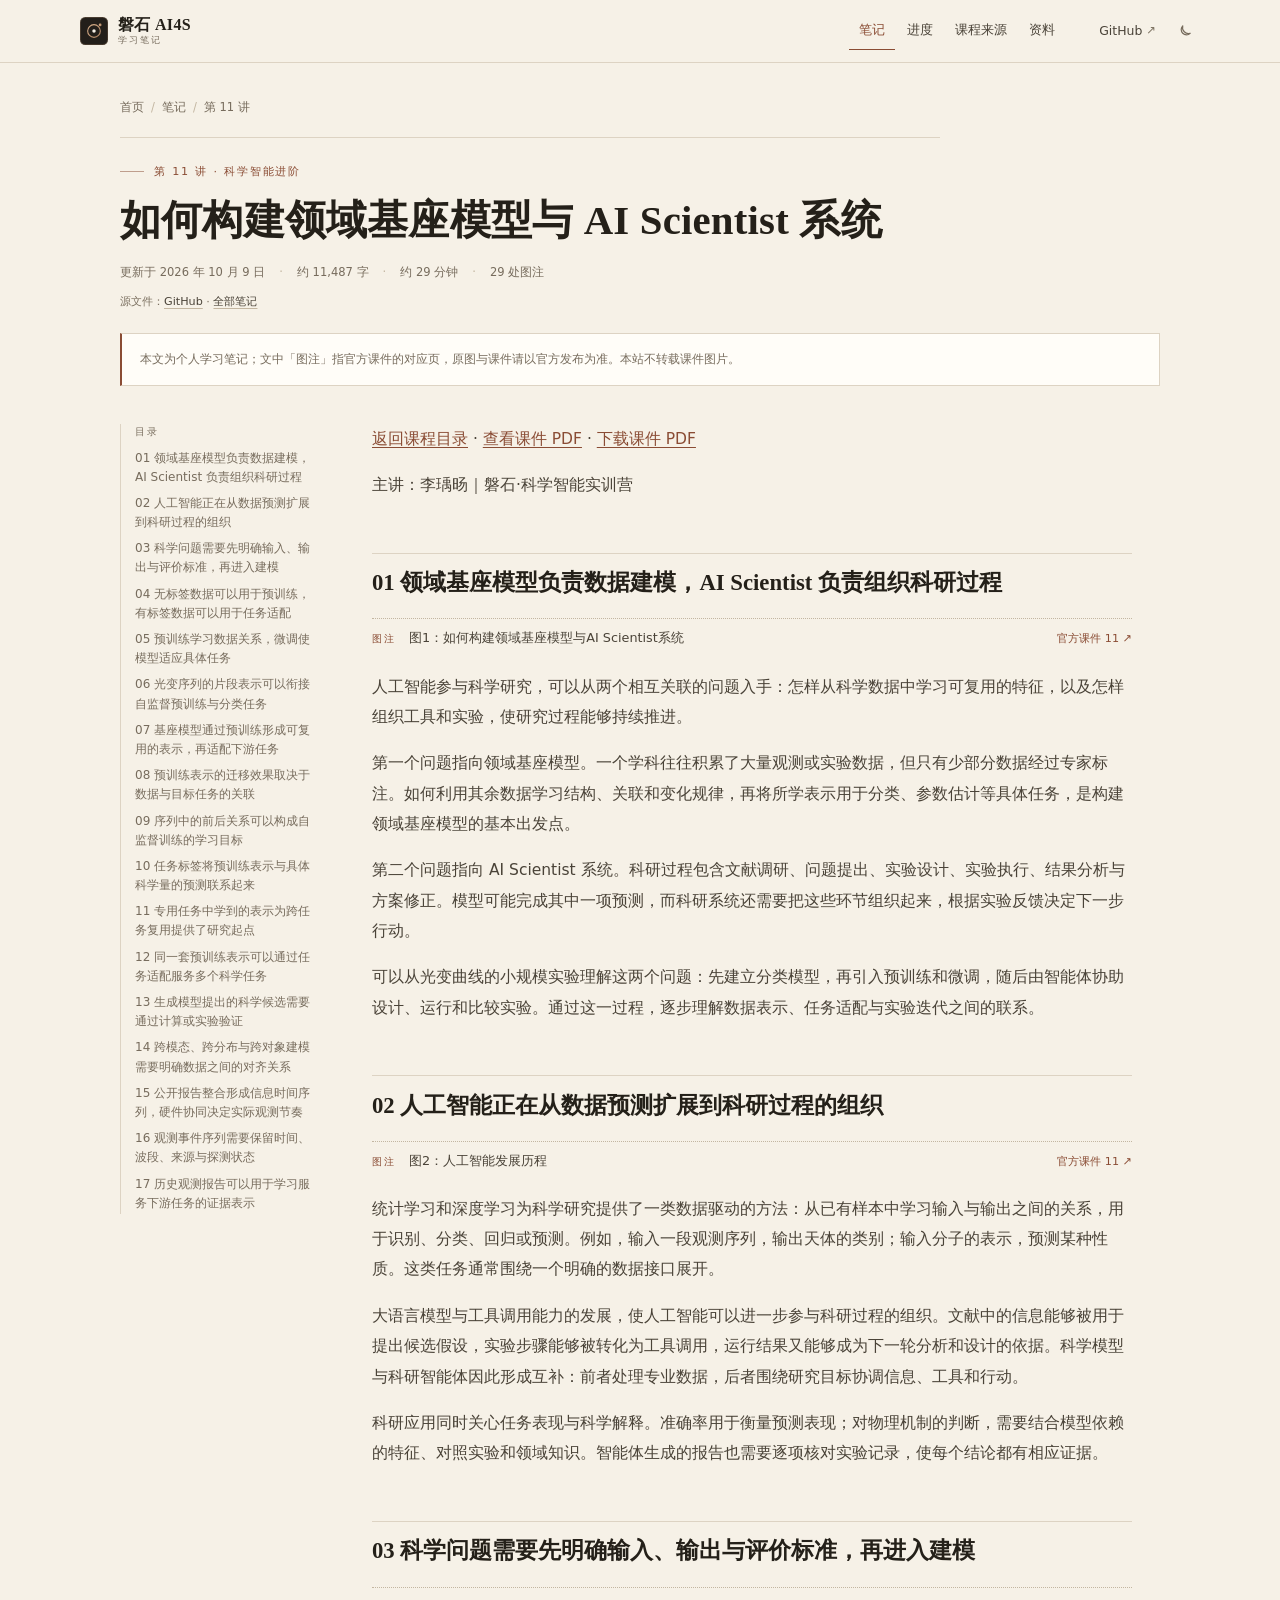
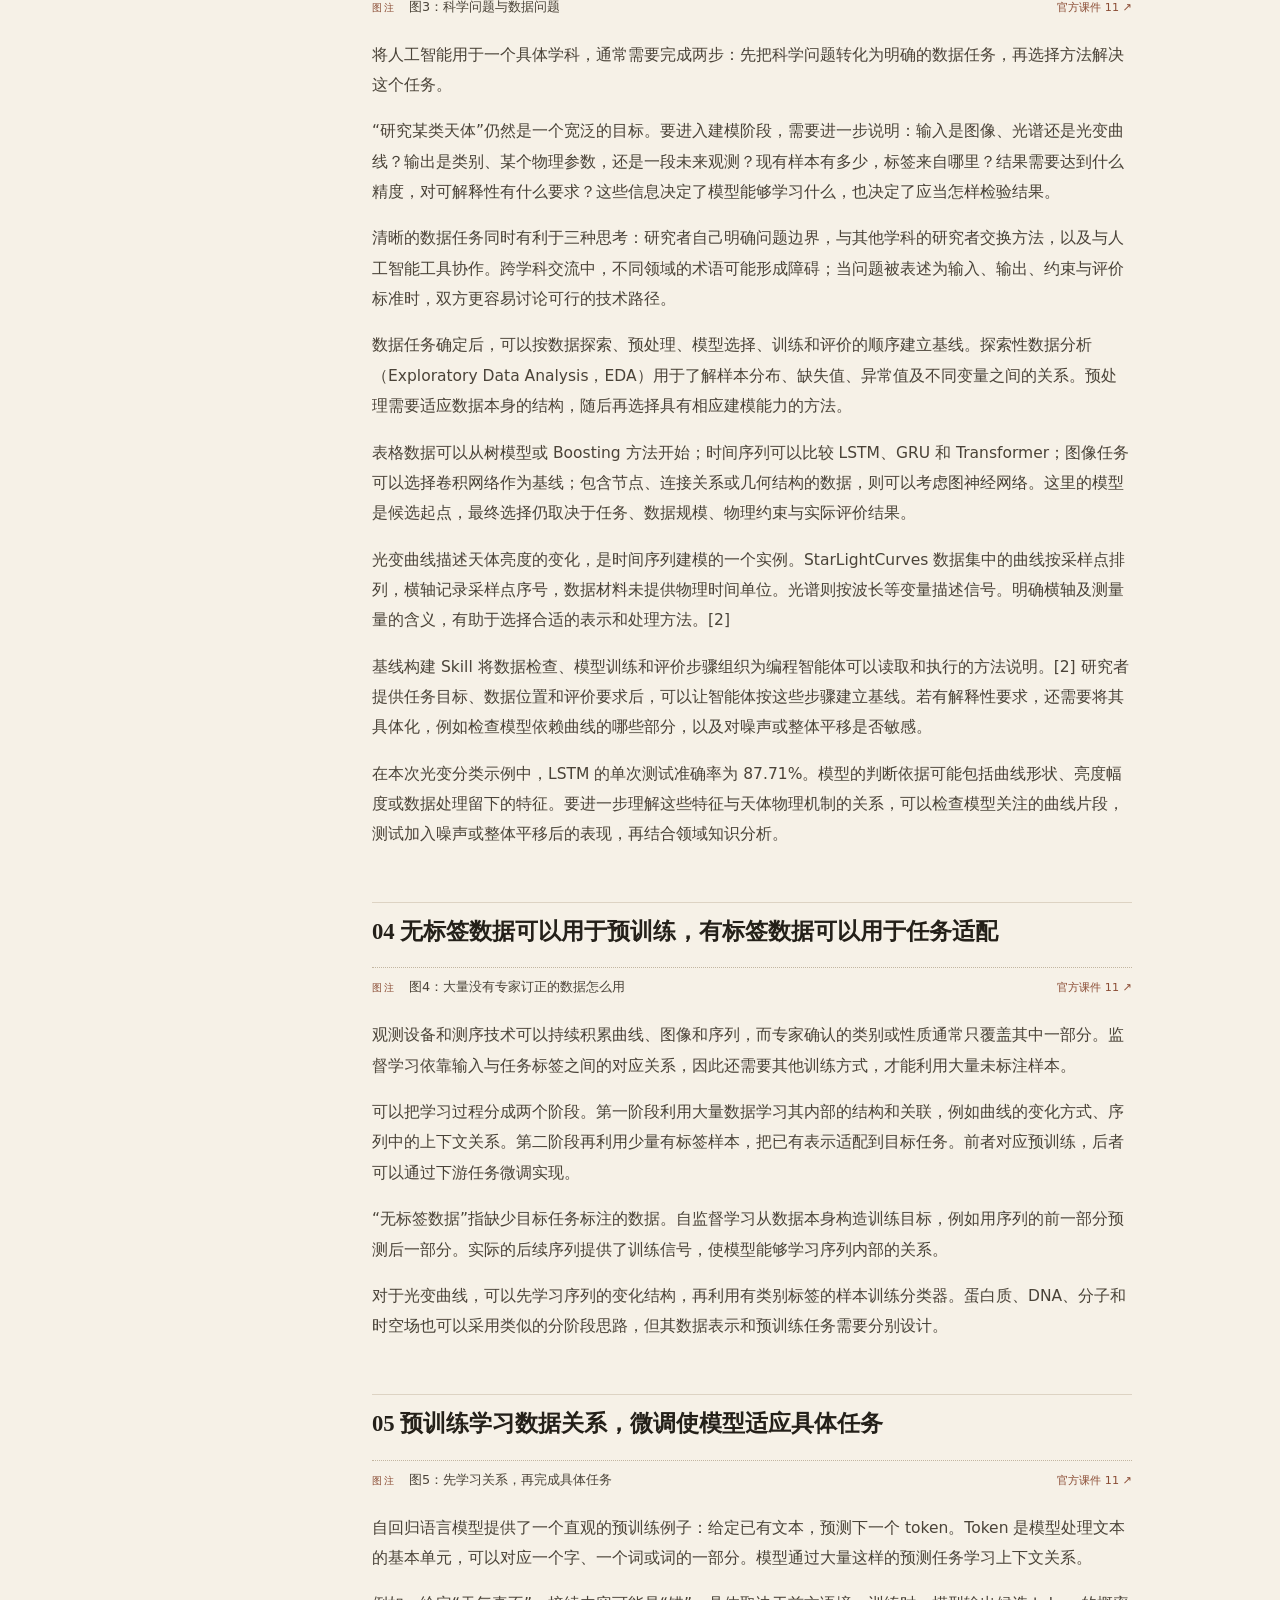
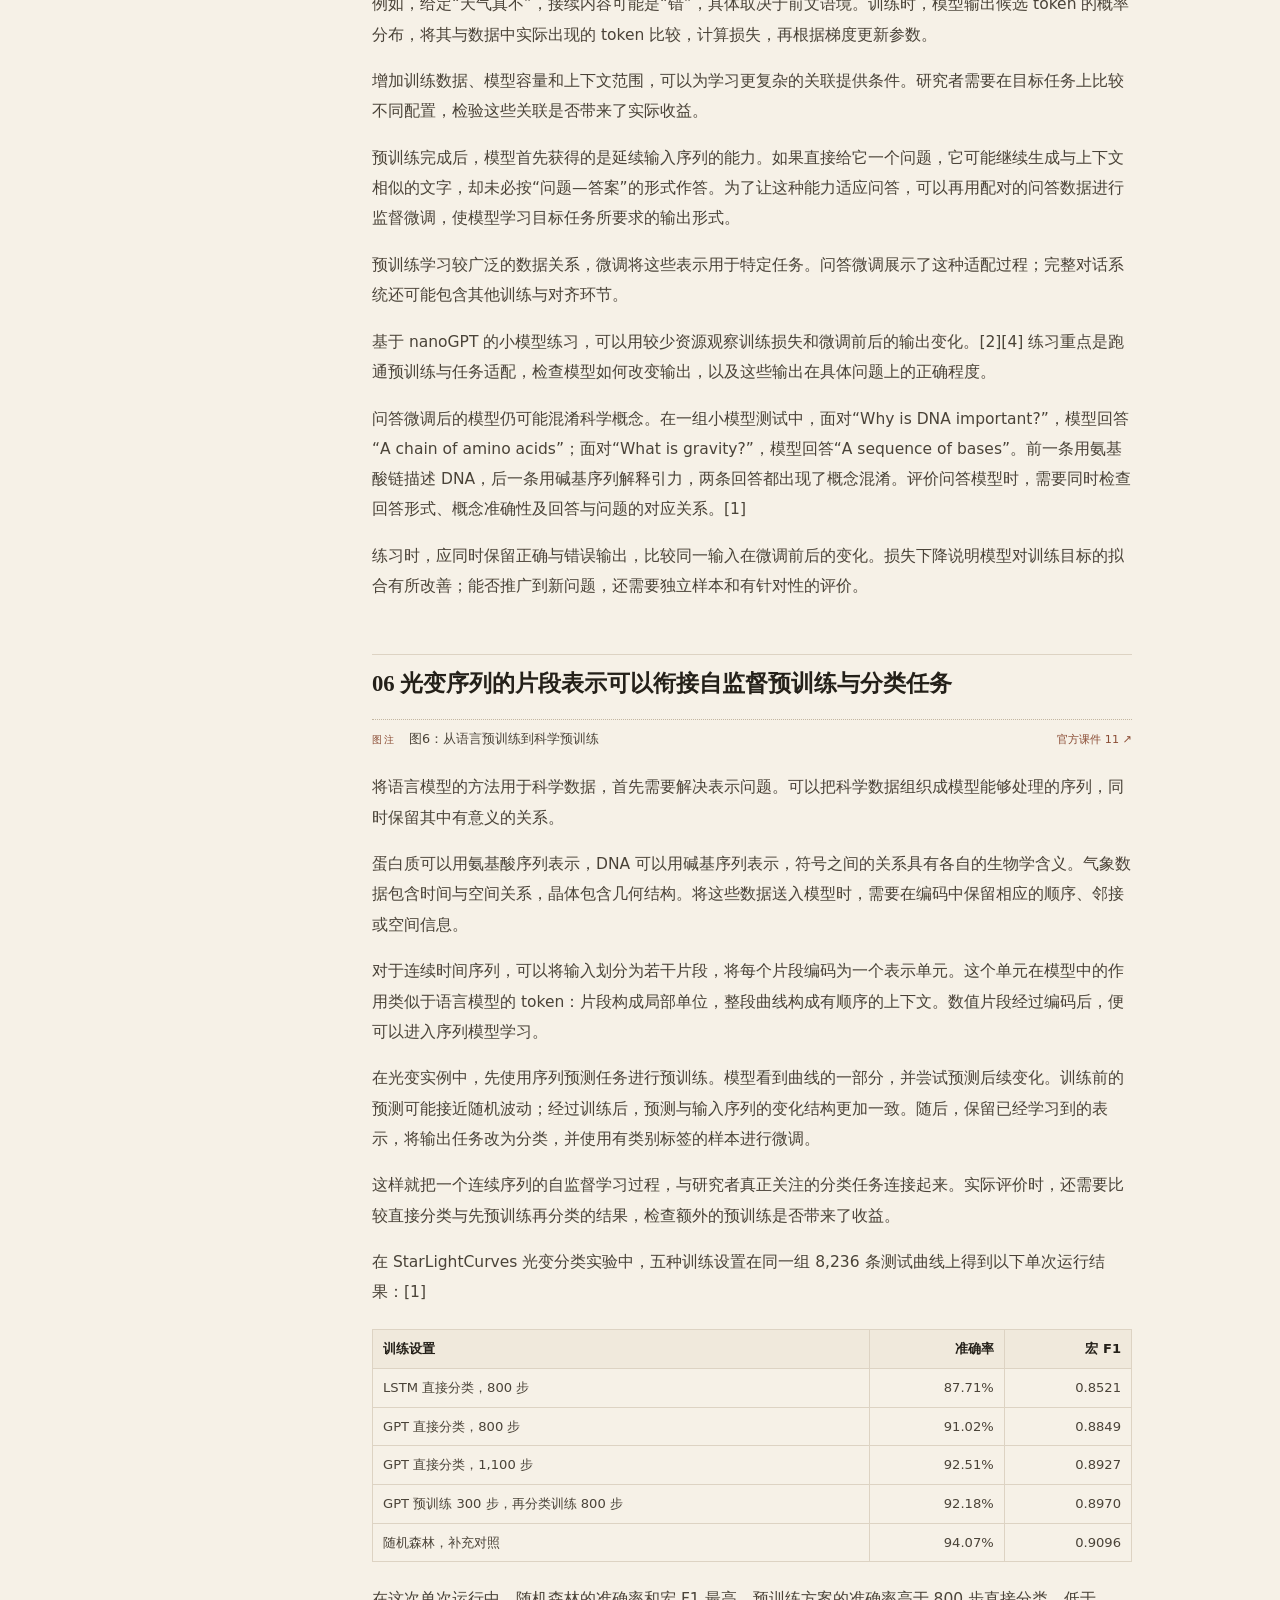
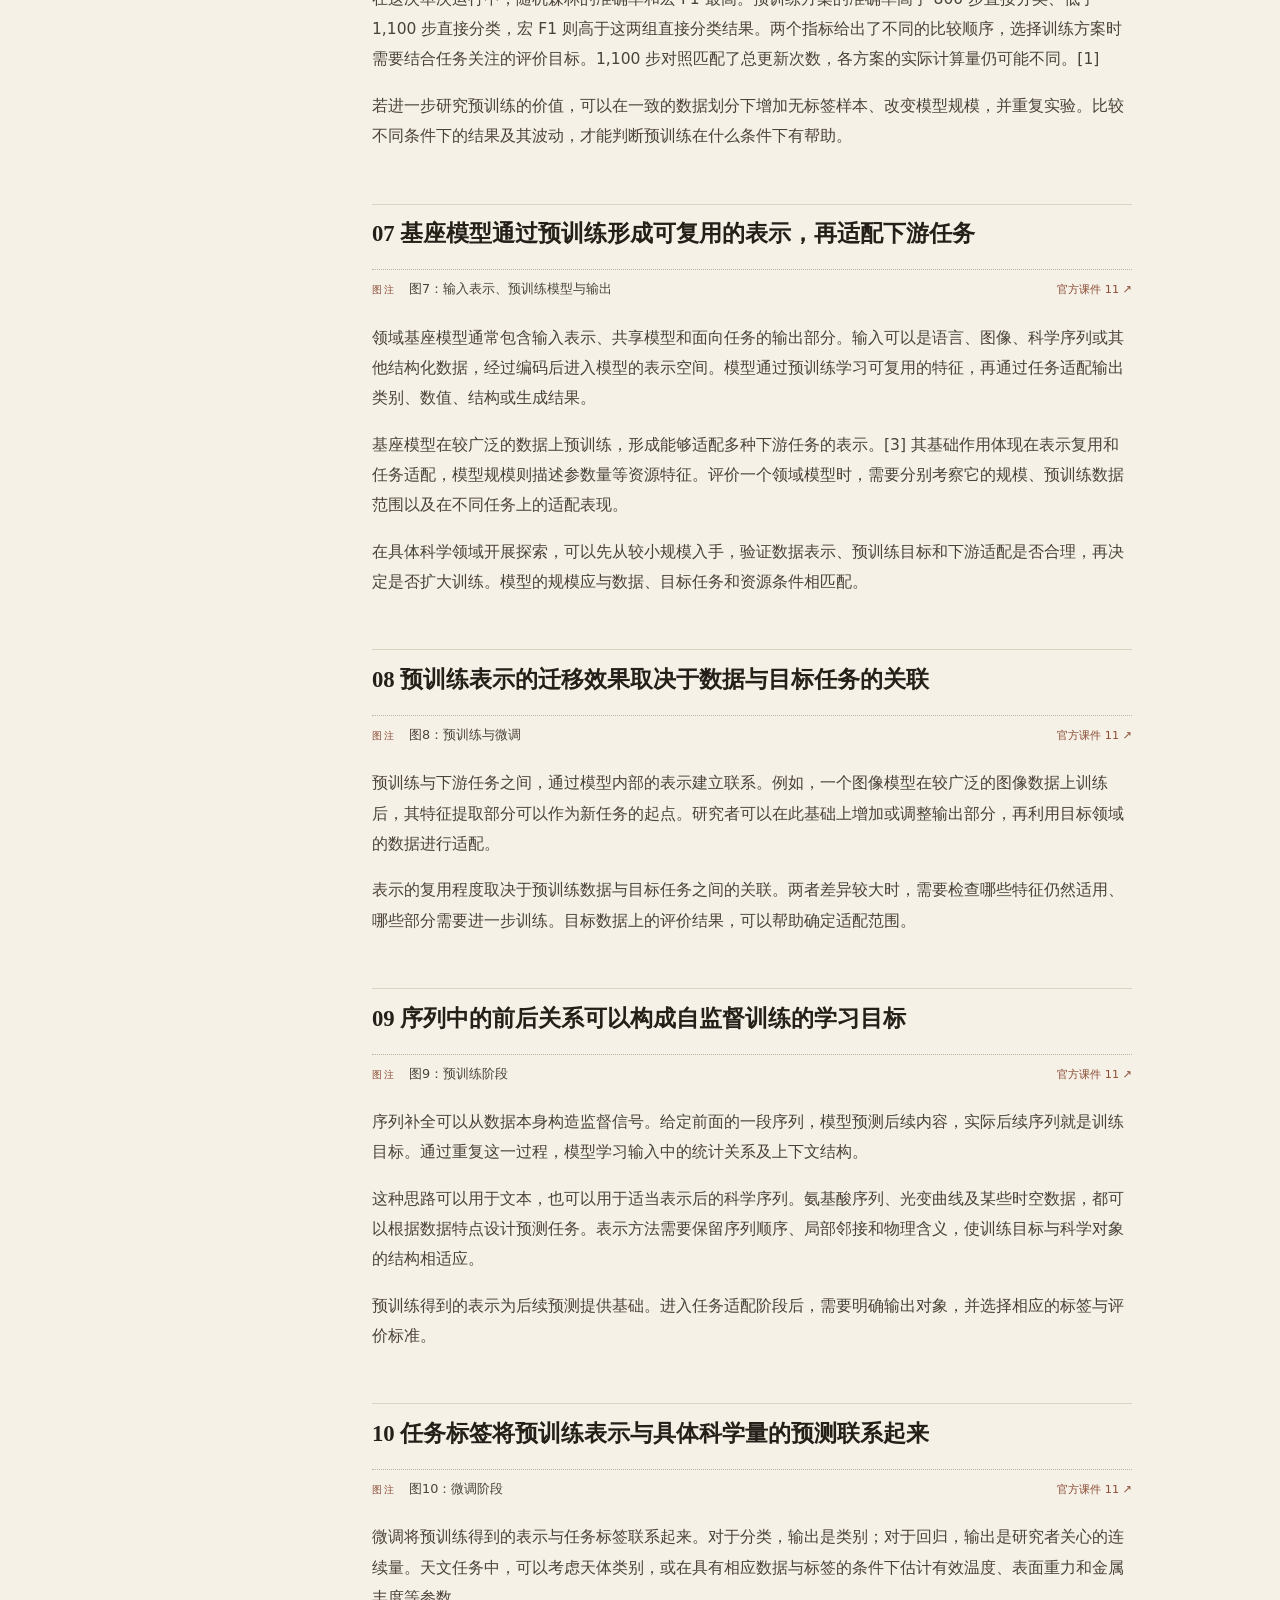
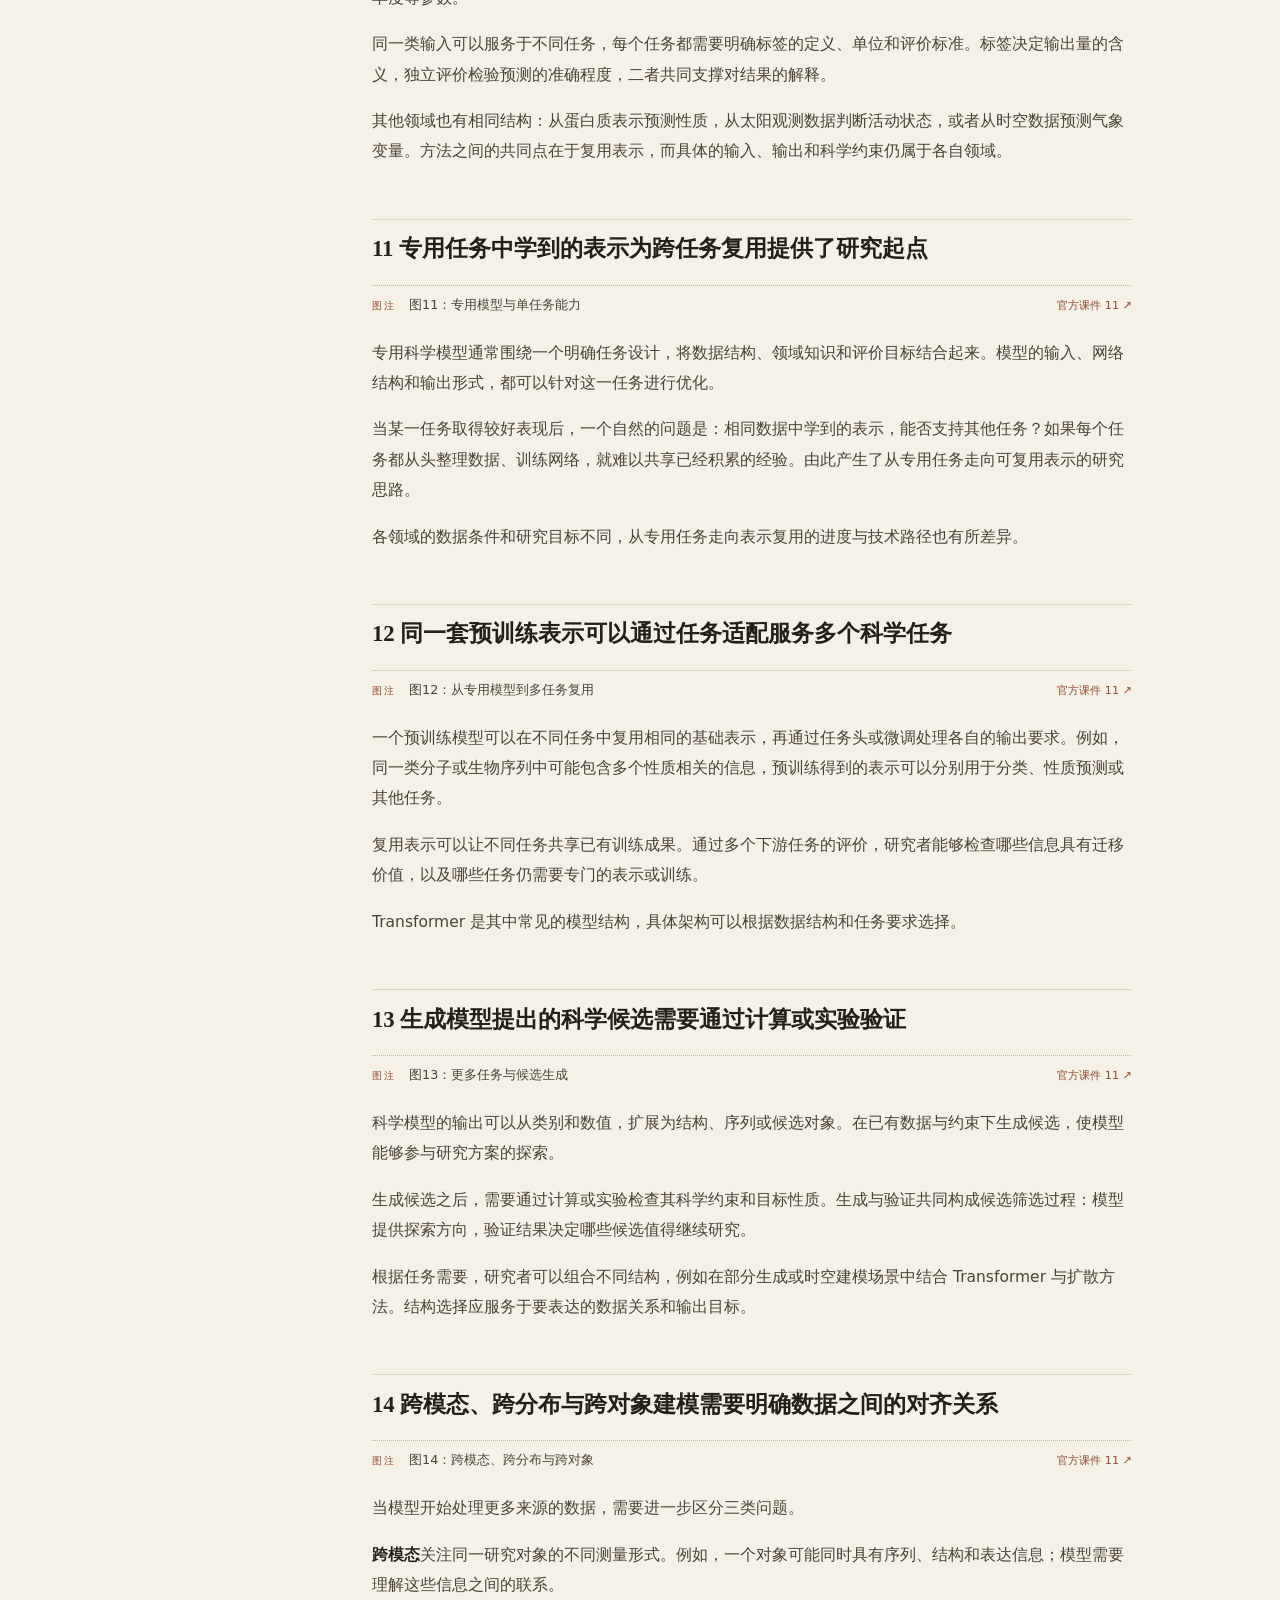
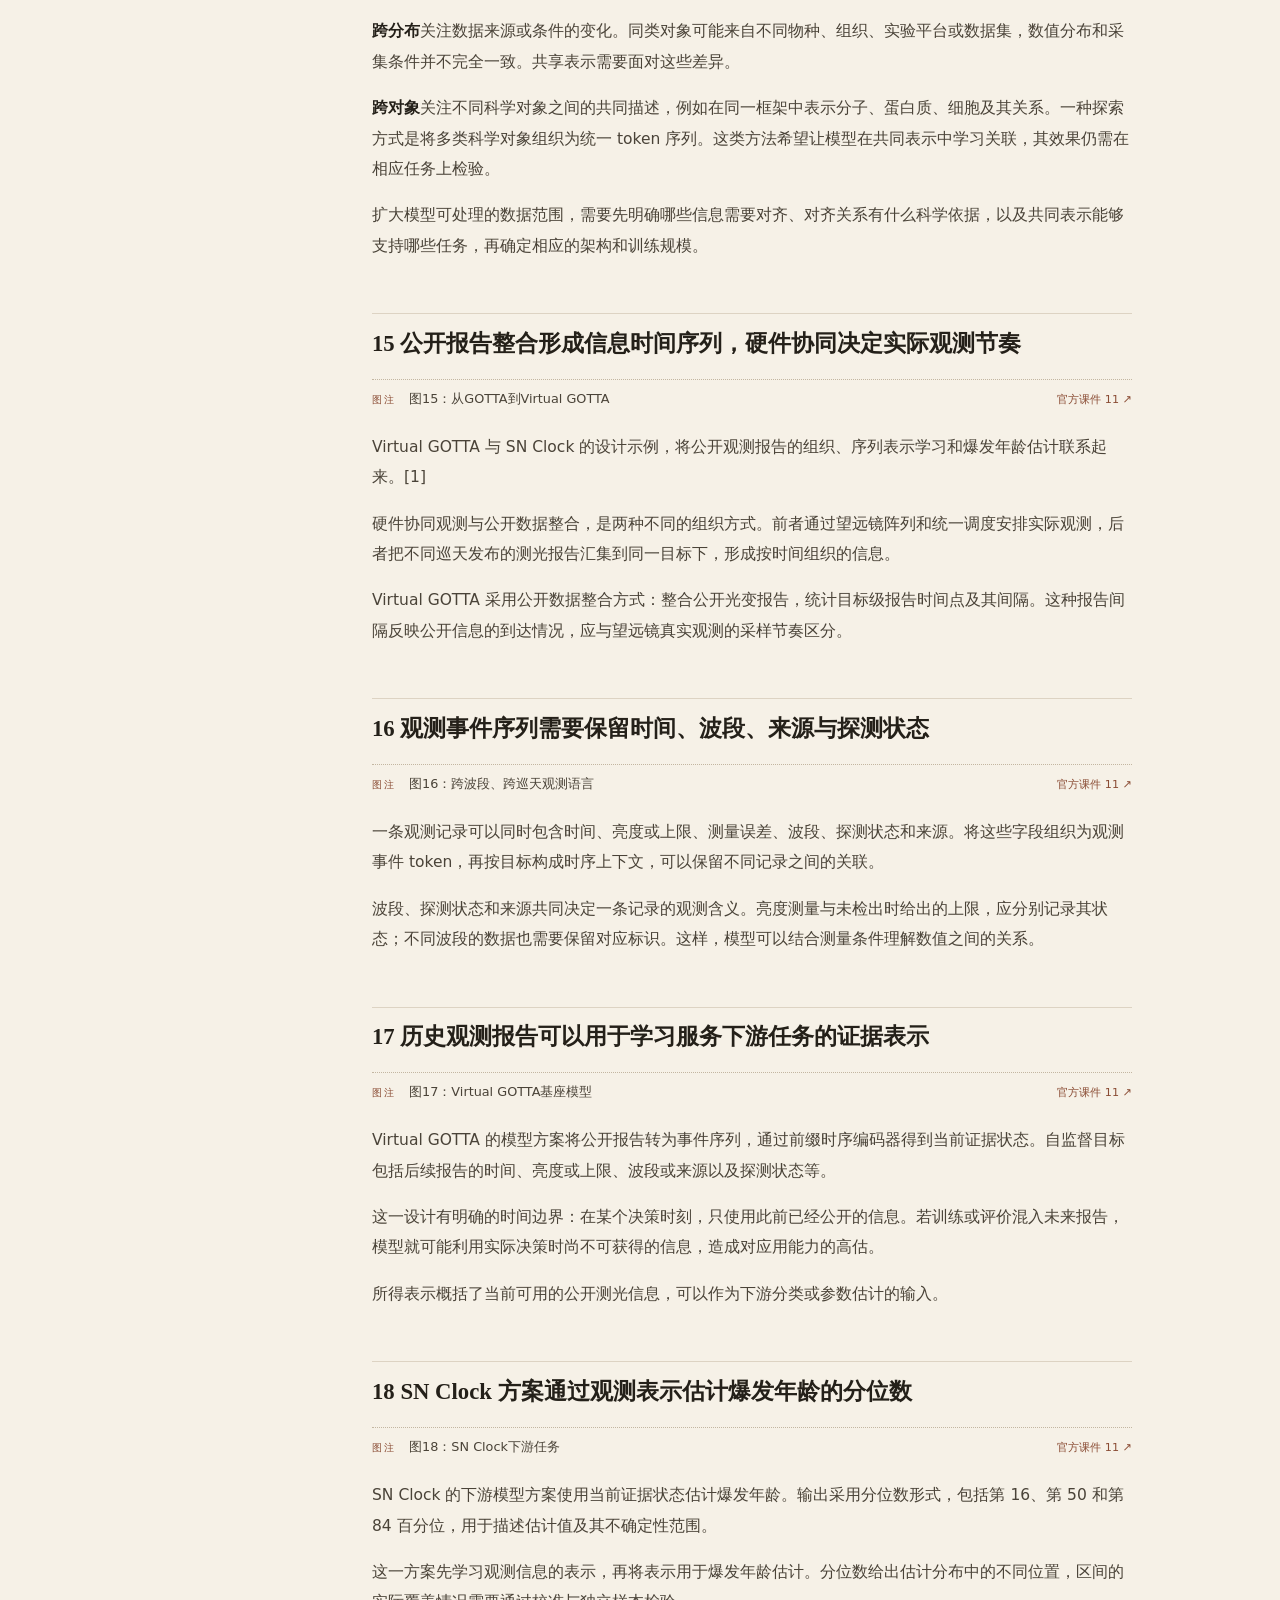
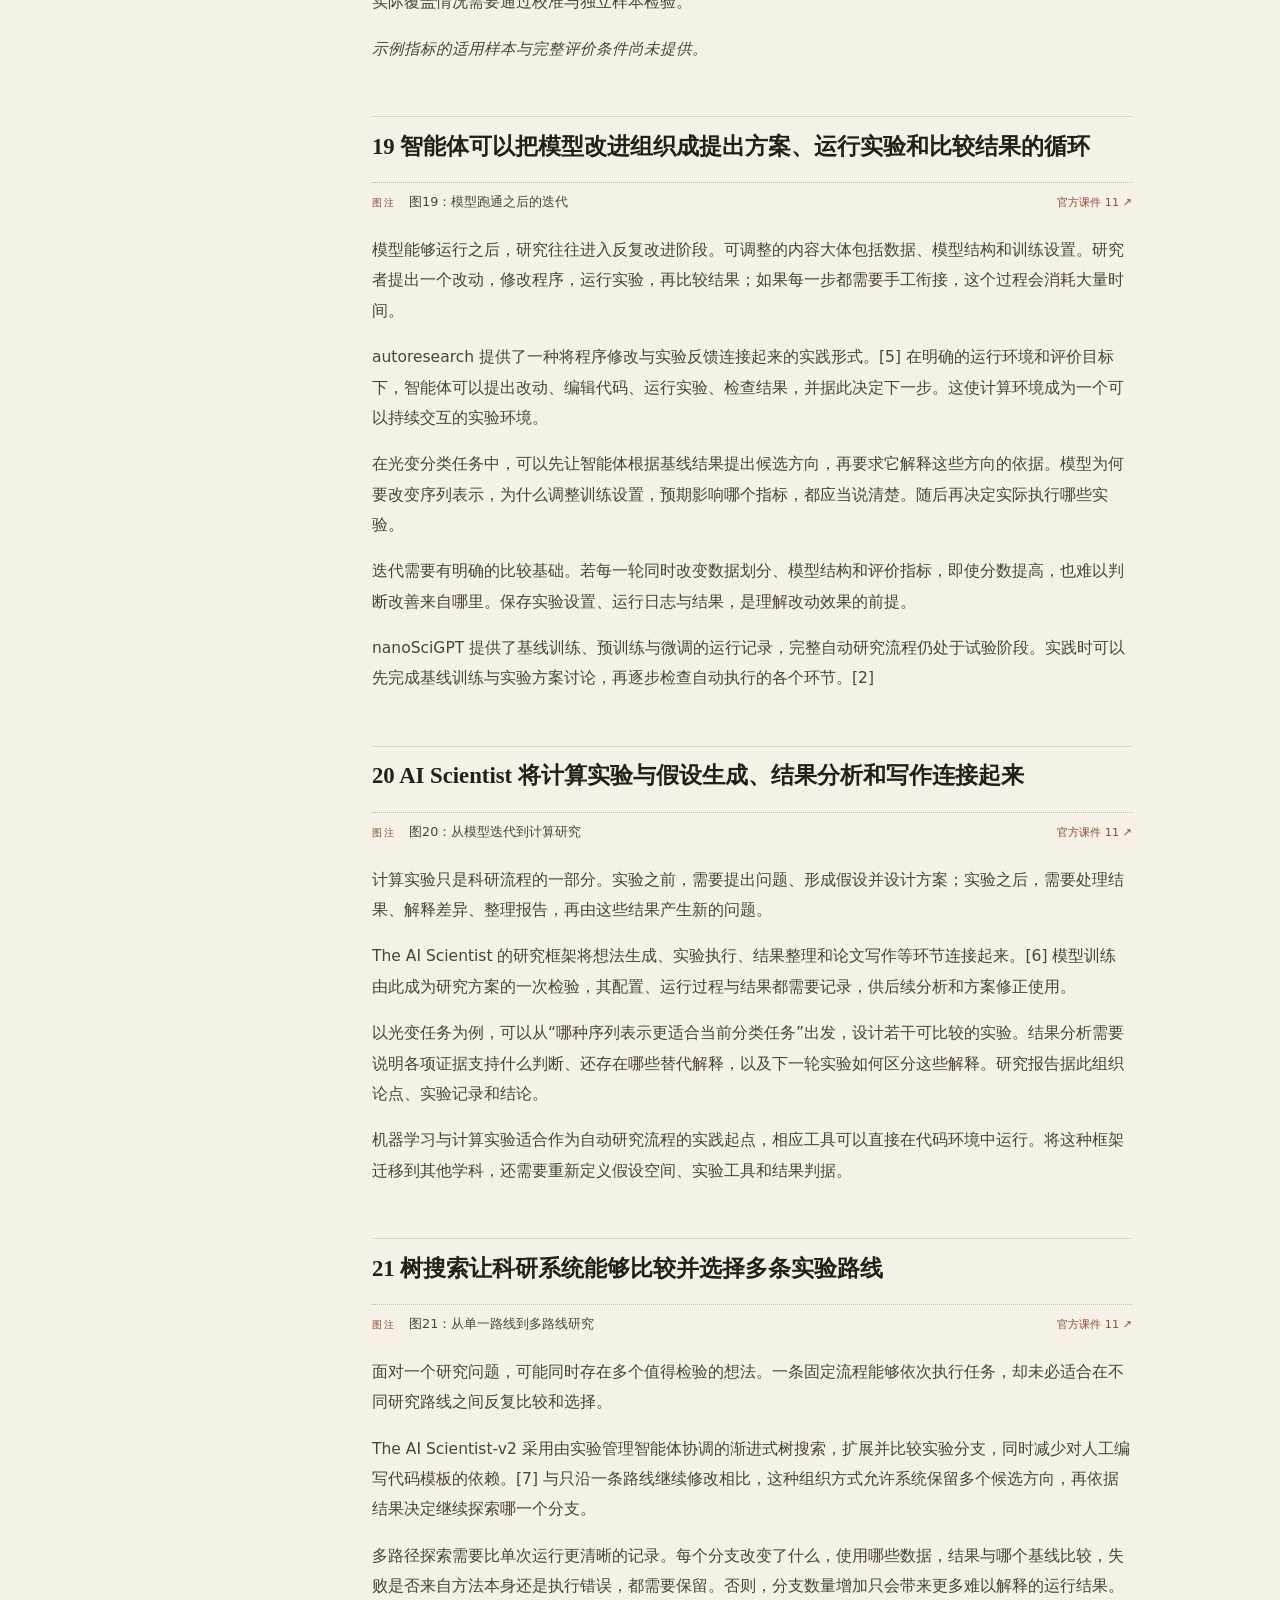
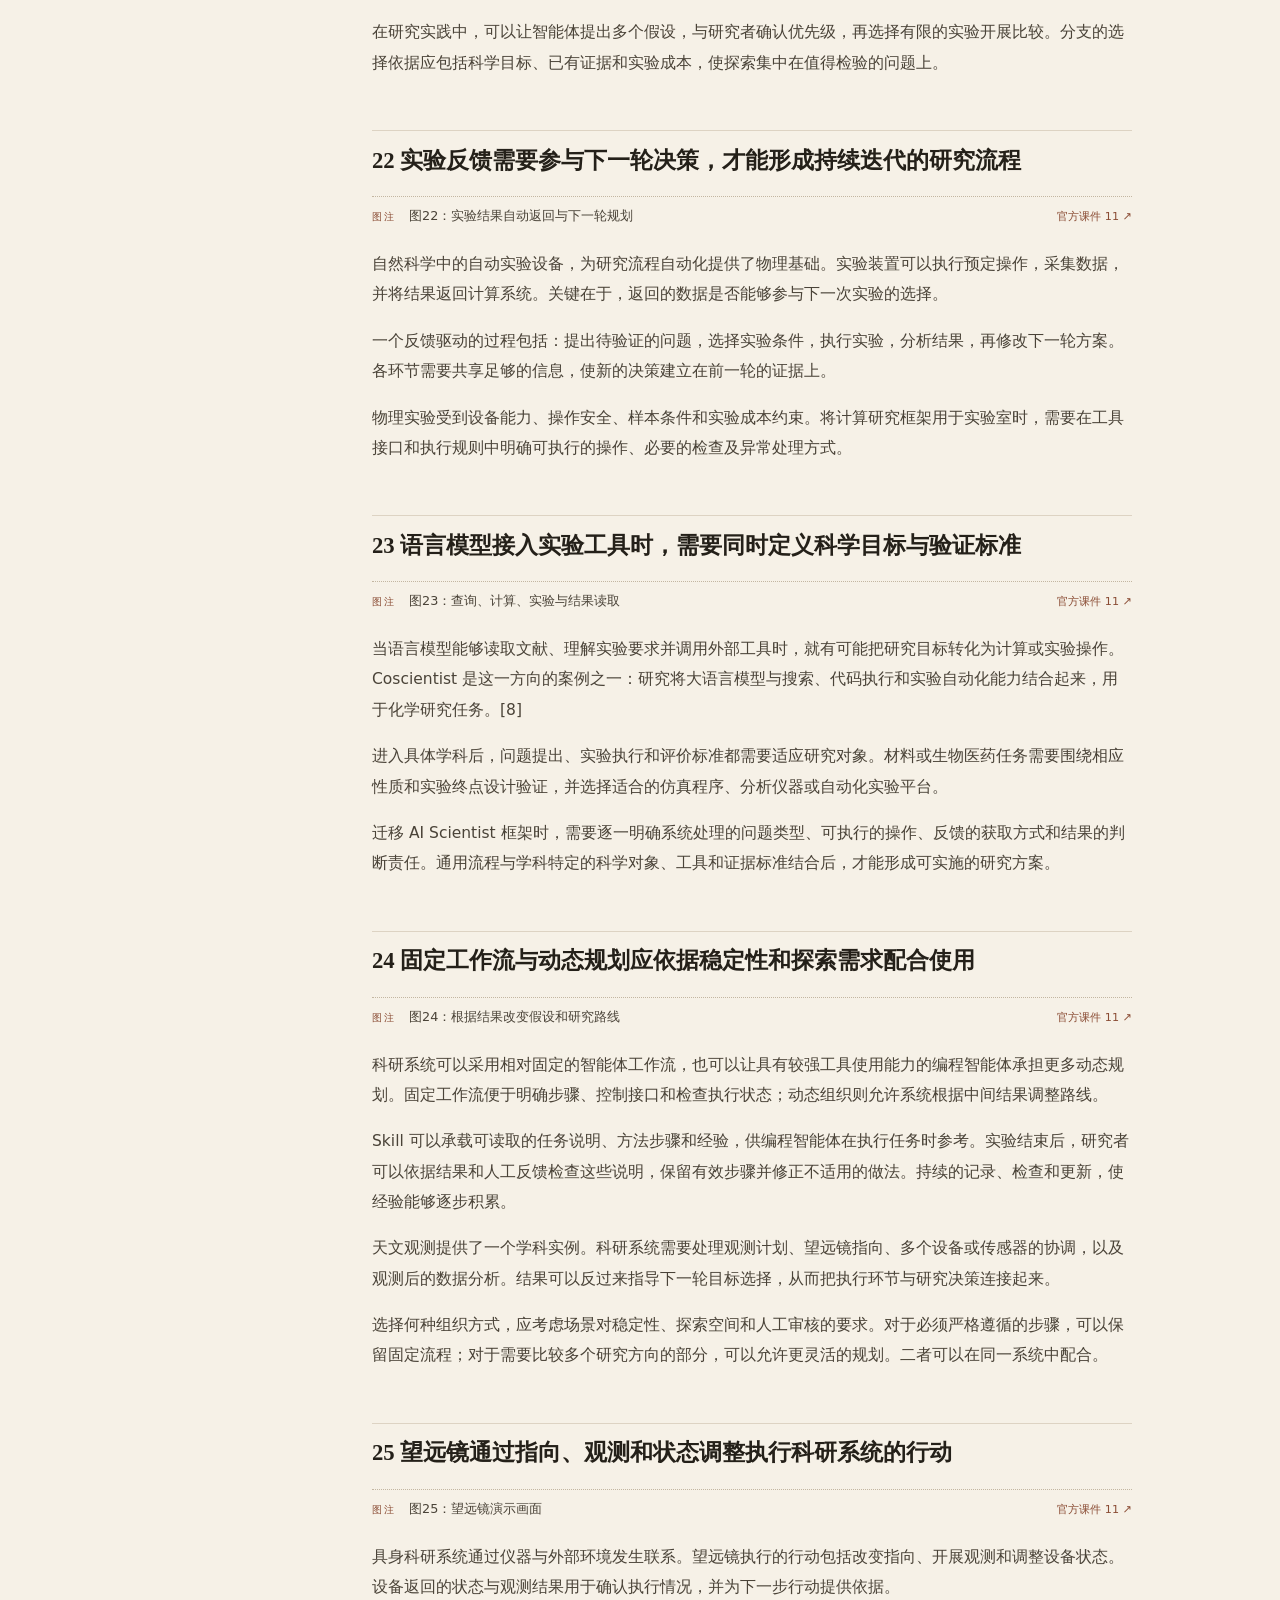
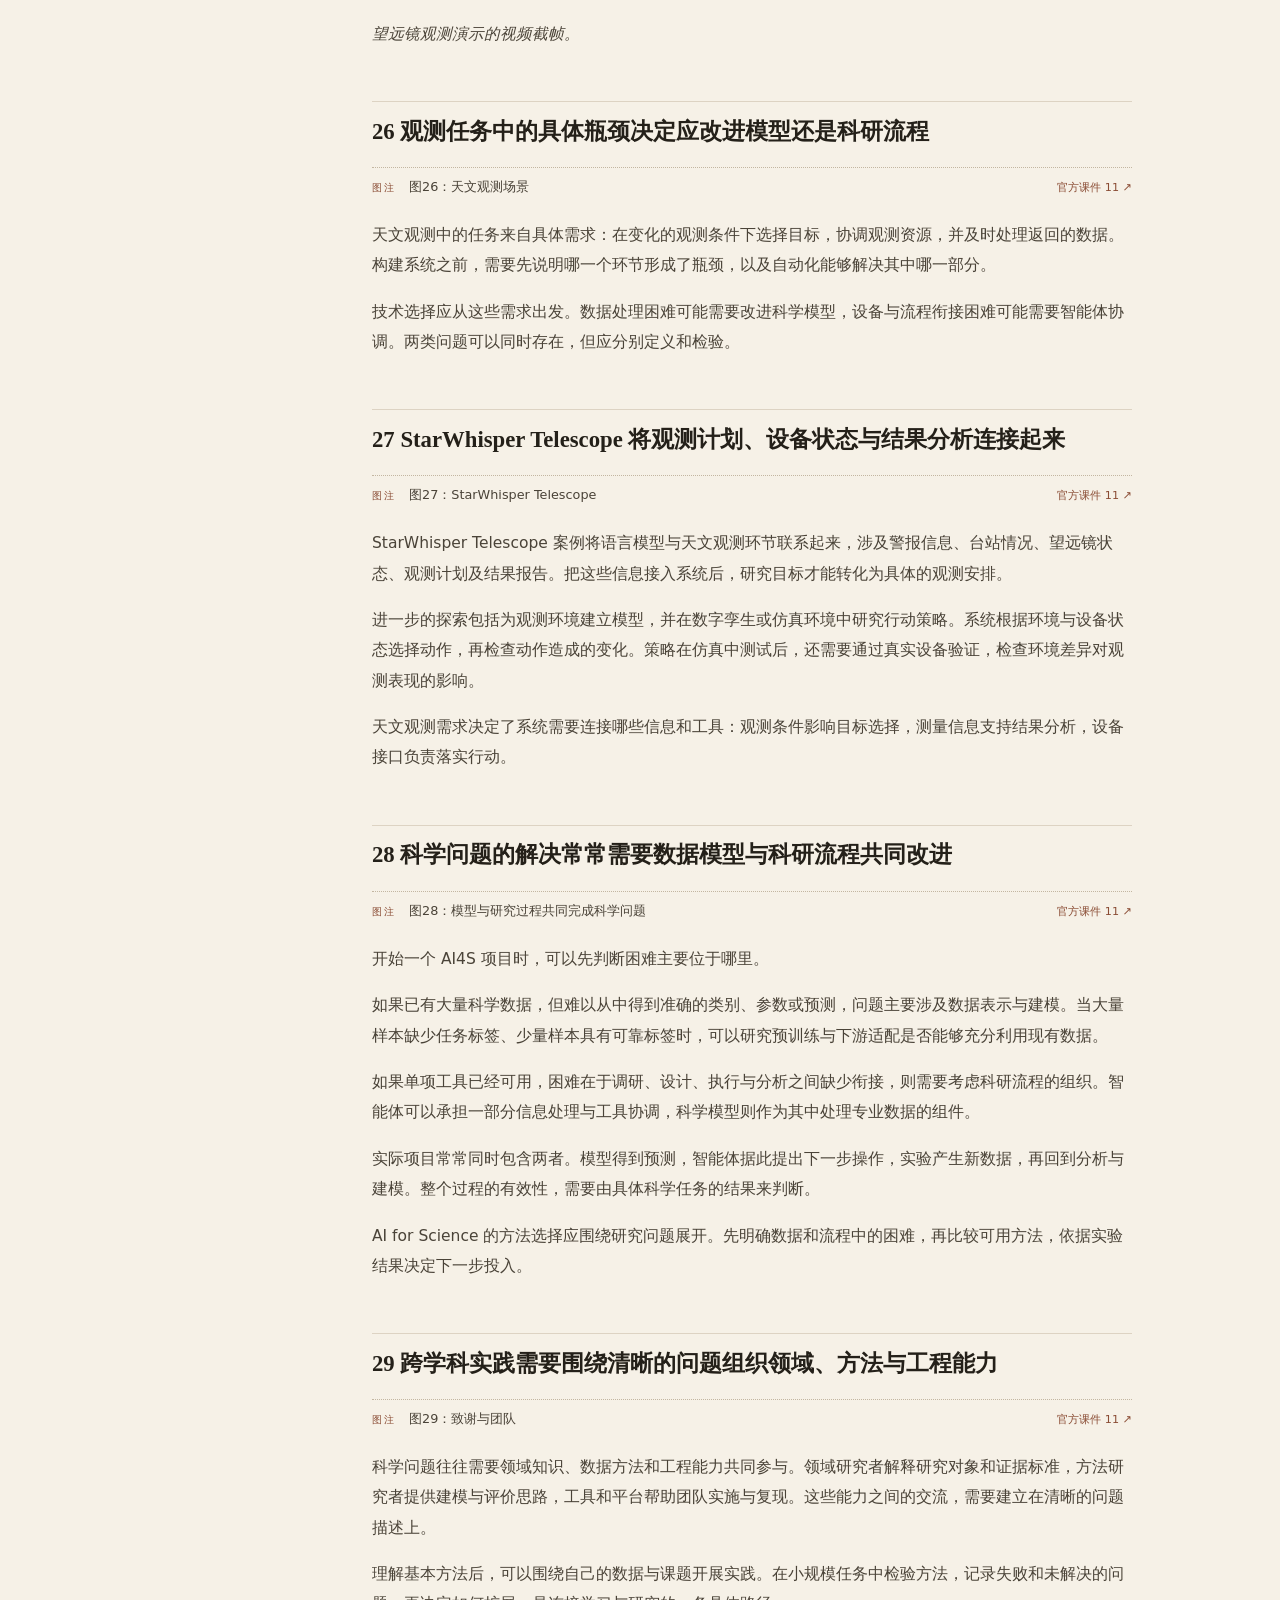
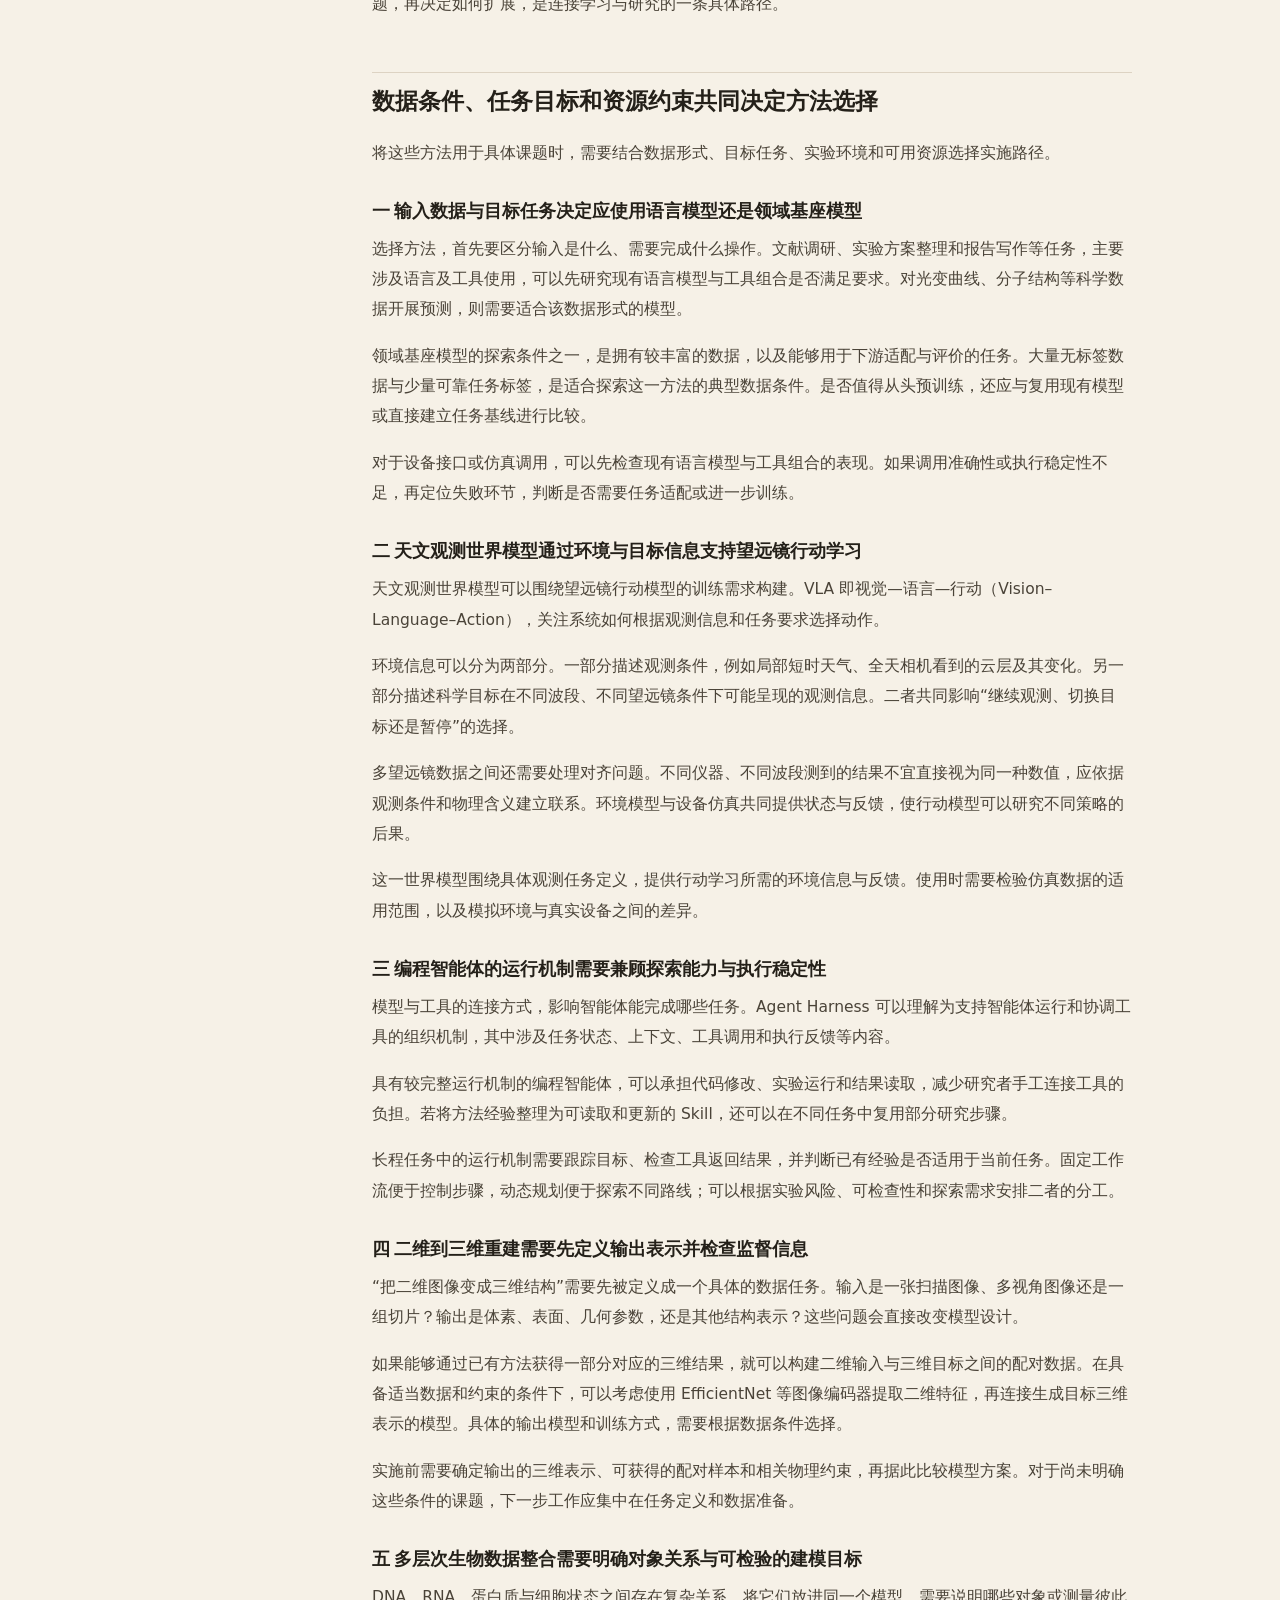
<file: docs/notes/11.html>
<!DOCTYPE html>
<html lang="zh-CN" data-theme="dark">
<head>
  <meta charset="utf-8">
  <meta name="viewport" content="width=device-width, initial-scale=1">
  <title>如何构建领域基座模型与 AI Scientist 系统 · 磐石 AI4S</title>
  <meta name="description" content="29 节图文资料：领域基座模型、光变序列、SN Clock、StarWhisper 望远镜与 AI Scientist 的实验闭环。">
  <meta name="theme-color" content="#17130f">
  <meta name="author" content="biociao">
  <link rel="icon" href="../assets/favicon.svg" type="image/svg+xml">
  <link rel="stylesheet" href="../assets/style.css">
  <script>
    (function () {
      try {
        var saved = localStorage.getItem('ai4s-theme');
        var theme = saved || (window.matchMedia('(prefers-color-scheme: light)').matches ? 'light' : 'dark');
        document.documentElement.dataset.theme = theme;
      } catch (e) {
        document.documentElement.dataset.theme = 'dark';
      }
      document.documentElement.classList.add('js');
    })();
  </script>
</head>
<body class="page-note">
  <a class="skip-link" href="#main">跳到正文</a>
  <header class="nav" id="site-nav">
    <div class="wrap nav-inner">
      <a class="brand" href="../index.html" aria-label="磐石 AI4S 学习笔记，回到首页">
        <svg class="brand-mark" viewBox="0 0 64 64" aria-hidden="true">
          <defs>
            <linearGradient id="brandGrad" x1="0" y1="0" x2="1" y2="1">
              <stop offset="0" stop-color="#d9b28c"/><stop offset="1" stop-color="#b08463"/>
            </linearGradient>
          </defs>
          <rect width="64" height="64" rx="12" fill="#231f1a"/>
          <rect x="1" y="1" width="62" height="62" rx="11" fill="none" stroke="url(#brandGrad)" stroke-opacity=".55"/>
          <circle cx="32" cy="32" r="14.5" fill="none" stroke="url(#brandGrad)" stroke-width="2.5"/>
          <circle cx="32" cy="32" r="4" fill="#f6f1e7"/>
          <circle cx="46" cy="18" r="3.2" fill="url(#brandGrad)"/>
        </svg>
        <span class="brand-text"><strong>磐石 AI4S</strong><em>学习笔记</em></span>
      </a>

      <nav class="nav-links" id="site-menu" aria-label="页面导航">
        <a href="index.html" class="active" aria-current="page">笔记</a>
        <a href="../index.html#progress">进度</a>
        <a href="../index.html#sources">课程来源</a>
        <a href="../index.html#resources">资料</a>
      </nav>

      <div class="nav-actions">
        <a class="repo-link" href="https://github.com/biociao/panshi-ai4s-practice" target="_blank" rel="noopener">GitHub<span aria-hidden="true">↗</span></a>
        <button class="icon-btn theme-btn" type="button" data-theme-toggle aria-label="切换深浅色主题">
          <svg class="ico-moon" viewBox="0 0 24 24" aria-hidden="true"><path d="M20 14.5A8.5 8.5 0 0 1 9.5 4a7 7 0 1 0 10.5 10.5Z" fill="none" stroke="currentColor" stroke-width="1.7" stroke-linejoin="round"/></svg>
          <svg class="ico-sun" viewBox="0 0 24 24" aria-hidden="true"><circle cx="12" cy="12" r="4.2" fill="none" stroke="currentColor" stroke-width="1.7"/><path d="M12 2v2.4M12 19.6V22M2 12h2.4M19.6 12H22M4.9 4.9l1.7 1.7M17.4 17.4l1.7 1.7M19.1 4.9l-1.7 1.7M6.6 17.4l-1.7 1.7" fill="none" stroke="currentColor" stroke-width="1.7" stroke-linecap="round"/></svg>
        </button>
        <button class="icon-btn menu-btn" type="button" data-menu-toggle aria-expanded="false" aria-controls="site-menu" aria-label="打开导航菜单">
          <svg viewBox="0 0 24 24" aria-hidden="true"><path d="M4 7h16M4 12h16M4 17h16" fill="none" stroke="currentColor" stroke-width="1.8" stroke-linecap="round"/></svg>
        </button>
      </div>
    </div>
  </header>
  <main id="main" class="article-main">
    <div class="wrap article-wrap">
      <nav class="breadcrumb" aria-label="面包屑">
      <a href="../index.html">首页</a><span class="sep">/</span>
      <a href="index.html">笔记</a><span class="sep">/</span>
      <span aria-current="page">第 11 讲</span>
    </nav><header class="article-head">
      <p class="eyebrow">第 11 讲 · 科学智能进阶</p>
      <h1>如何构建领域基座模型与 AI Scientist 系统</h1>
      <p class="article-meta"><span>更新于 2026 年 10 月 9 日</span><span>约 11,487 字</span><span>约 29 分钟</span><span>29 处图注</span></p>
      <p class="article-source">源文件：<a href="https://github.com/biociao/panshi-ai4s-practice/blob/study/courses/11-li-yuyang/README.md" target="_blank" rel="noopener">GitHub</a> · <a href="index.html">全部笔记</a></p>
    </header><div class="article-callout article-callout--top">本文为个人学习笔记；文中「图注」指官方课件的对应页，原图与课件请以官方发布为准。本站不转载课件图片。</div><details class="toc-mobile"><summary>目录</summary><nav class="toc" aria-label="本页目录"><ol><li><a href="#01-领域基座模型负责数据建模ai-scientist-负责组织科研过程">01 领域基座模型负责数据建模，AI Scientist 负责组织科研过程</a></li><li><a href="#02-人工智能正在从数据预测扩展到科研过程的组织">02 人工智能正在从数据预测扩展到科研过程的组织</a></li><li><a href="#03-科学问题需要先明确输入输出与评价标准再进入建模">03 科学问题需要先明确输入、输出与评价标准，再进入建模</a></li><li><a href="#04-无标签数据可以用于预训练有标签数据可以用于任务适配">04 无标签数据可以用于预训练，有标签数据可以用于任务适配</a></li><li><a href="#05-预训练学习数据关系微调使模型适应具体任务">05 预训练学习数据关系，微调使模型适应具体任务</a></li><li><a href="#06-光变序列的片段表示可以衔接自监督预训练与分类任务">06 光变序列的片段表示可以衔接自监督预训练与分类任务</a></li><li><a href="#07-基座模型通过预训练形成可复用的表示再适配下游任务">07 基座模型通过预训练形成可复用的表示，再适配下游任务</a></li><li><a href="#08-预训练表示的迁移效果取决于数据与目标任务的关联">08 预训练表示的迁移效果取决于数据与目标任务的关联</a></li><li><a href="#09-序列中的前后关系可以构成自监督训练的学习目标">09 序列中的前后关系可以构成自监督训练的学习目标</a></li><li><a href="#10-任务标签将预训练表示与具体科学量的预测联系起来">10 任务标签将预训练表示与具体科学量的预测联系起来</a></li><li><a href="#11-专用任务中学到的表示为跨任务复用提供了研究起点">11 专用任务中学到的表示为跨任务复用提供了研究起点</a></li><li><a href="#12-同一套预训练表示可以通过任务适配服务多个科学任务">12 同一套预训练表示可以通过任务适配服务多个科学任务</a></li><li><a href="#13-生成模型提出的科学候选需要通过计算或实验验证">13 生成模型提出的科学候选需要通过计算或实验验证</a></li><li><a href="#14-跨模态跨分布与跨对象建模需要明确数据之间的对齐关系">14 跨模态、跨分布与跨对象建模需要明确数据之间的对齐关系</a></li><li><a href="#15-公开报告整合形成信息时间序列硬件协同决定实际观测节奏">15 公开报告整合形成信息时间序列，硬件协同决定实际观测节奏</a></li><li><a href="#16-观测事件序列需要保留时间波段来源与探测状态">16 观测事件序列需要保留时间、波段、来源与探测状态</a></li><li><a href="#17-历史观测报告可以用于学习服务下游任务的证据表示">17 历史观测报告可以用于学习服务下游任务的证据表示</a></li><li><a href="#18-sn-clock-方案通过观测表示估计爆发年龄的分位数">18 SN Clock 方案通过观测表示估计爆发年龄的分位数</a></li><li><a href="#19-智能体可以把模型改进组织成提出方案运行实验和比较结果的循环">19 智能体可以把模型改进组织成提出方案、运行实验和比较结果的循环</a></li><li><a href="#20-ai-scientist-将计算实验与假设生成结果分析和写作连接起来">20 AI Scientist 将计算实验与假设生成、结果分析和写作连接起来</a></li><li><a href="#21-树搜索让科研系统能够比较并选择多条实验路线">21 树搜索让科研系统能够比较并选择多条实验路线</a></li><li><a href="#22-实验反馈需要参与下一轮决策才能形成持续迭代的研究流程">22 实验反馈需要参与下一轮决策，才能形成持续迭代的研究流程</a></li><li><a href="#23-语言模型接入实验工具时需要同时定义科学目标与验证标准">23 语言模型接入实验工具时，需要同时定义科学目标与验证标准</a></li><li><a href="#24-固定工作流与动态规划应依据稳定性和探索需求配合使用">24 固定工作流与动态规划应依据稳定性和探索需求配合使用</a></li><li><a href="#25-望远镜通过指向观测和状态调整执行科研系统的行动">25 望远镜通过指向、观测和状态调整执行科研系统的行动</a></li><li><a href="#26-观测任务中的具体瓶颈决定应改进模型还是科研流程">26 观测任务中的具体瓶颈决定应改进模型还是科研流程</a></li><li><a href="#27-starwhisper-telescope-将观测计划设备状态与结果分析连接起来">27 StarWhisper Telescope 将观测计划、设备状态与结果分析连接起来</a></li><li><a href="#28-科学问题的解决常常需要数据模型与科研流程共同改进">28 科学问题的解决常常需要数据模型与科研流程共同改进</a></li><li><a href="#29-跨学科实践需要围绕清晰的问题组织领域方法与工程能力">29 跨学科实践需要围绕清晰的问题组织领域、方法与工程能力</a></li><li><a href="#数据条件任务目标和资源约束共同决定方法选择">数据条件、任务目标和资源约束共同决定方法选择</a><ol><li><a href="#一-输入数据与目标任务决定应使用语言模型还是领域基座模型">一 输入数据与目标任务决定应使用语言模型还是领域基座模型</a></li><li><a href="#二-天文观测世界模型通过环境与目标信息支持望远镜行动学习">二 天文观测世界模型通过环境与目标信息支持望远镜行动学习</a></li><li><a href="#三-编程智能体的运行机制需要兼顾探索能力与执行稳定性">三 编程智能体的运行机制需要兼顾探索能力与执行稳定性</a></li><li><a href="#四-二维到三维重建需要先定义输出表示并检查监督信息">四 二维到三维重建需要先定义输出表示并检查监督信息</a></li><li><a href="#五-多层次生物数据整合需要明确对象关系与可检验的建模目标">五 多层次生物数据整合需要明确对象关系与可检验的建模目标</a></li><li><a href="#六-资源有限时应先用小规模实验检验方法再扩大训练">六 资源有限时，应先用小规模实验检验方法，再扩大训练</a></li></ol></li><li><a href="#参考资料">参考资料</a></li></ol></nav></details><div class="article-layout"><nav class="toc" aria-label="本页目录"><p class="toc-title">目录</p><ol><li><a href="#01-领域基座模型负责数据建模ai-scientist-负责组织科研过程">01 领域基座模型负责数据建模，AI Scientist 负责组织科研过程</a></li><li><a href="#02-人工智能正在从数据预测扩展到科研过程的组织">02 人工智能正在从数据预测扩展到科研过程的组织</a></li><li><a href="#03-科学问题需要先明确输入输出与评价标准再进入建模">03 科学问题需要先明确输入、输出与评价标准，再进入建模</a></li><li><a href="#04-无标签数据可以用于预训练有标签数据可以用于任务适配">04 无标签数据可以用于预训练，有标签数据可以用于任务适配</a></li><li><a href="#05-预训练学习数据关系微调使模型适应具体任务">05 预训练学习数据关系，微调使模型适应具体任务</a></li><li><a href="#06-光变序列的片段表示可以衔接自监督预训练与分类任务">06 光变序列的片段表示可以衔接自监督预训练与分类任务</a></li><li><a href="#07-基座模型通过预训练形成可复用的表示再适配下游任务">07 基座模型通过预训练形成可复用的表示，再适配下游任务</a></li><li><a href="#08-预训练表示的迁移效果取决于数据与目标任务的关联">08 预训练表示的迁移效果取决于数据与目标任务的关联</a></li><li><a href="#09-序列中的前后关系可以构成自监督训练的学习目标">09 序列中的前后关系可以构成自监督训练的学习目标</a></li><li><a href="#10-任务标签将预训练表示与具体科学量的预测联系起来">10 任务标签将预训练表示与具体科学量的预测联系起来</a></li><li><a href="#11-专用任务中学到的表示为跨任务复用提供了研究起点">11 专用任务中学到的表示为跨任务复用提供了研究起点</a></li><li><a href="#12-同一套预训练表示可以通过任务适配服务多个科学任务">12 同一套预训练表示可以通过任务适配服务多个科学任务</a></li><li><a href="#13-生成模型提出的科学候选需要通过计算或实验验证">13 生成模型提出的科学候选需要通过计算或实验验证</a></li><li><a href="#14-跨模态跨分布与跨对象建模需要明确数据之间的对齐关系">14 跨模态、跨分布与跨对象建模需要明确数据之间的对齐关系</a></li><li><a href="#15-公开报告整合形成信息时间序列硬件协同决定实际观测节奏">15 公开报告整合形成信息时间序列，硬件协同决定实际观测节奏</a></li><li><a href="#16-观测事件序列需要保留时间波段来源与探测状态">16 观测事件序列需要保留时间、波段、来源与探测状态</a></li><li><a href="#17-历史观测报告可以用于学习服务下游任务的证据表示">17 历史观测报告可以用于学习服务下游任务的证据表示</a></li><li><a href="#18-sn-clock-方案通过观测表示估计爆发年龄的分位数">18 SN Clock 方案通过观测表示估计爆发年龄的分位数</a></li><li><a href="#19-智能体可以把模型改进组织成提出方案运行实验和比较结果的循环">19 智能体可以把模型改进组织成提出方案、运行实验和比较结果的循环</a></li><li><a href="#20-ai-scientist-将计算实验与假设生成结果分析和写作连接起来">20 AI Scientist 将计算实验与假设生成、结果分析和写作连接起来</a></li><li><a href="#21-树搜索让科研系统能够比较并选择多条实验路线">21 树搜索让科研系统能够比较并选择多条实验路线</a></li><li><a href="#22-实验反馈需要参与下一轮决策才能形成持续迭代的研究流程">22 实验反馈需要参与下一轮决策，才能形成持续迭代的研究流程</a></li><li><a href="#23-语言模型接入实验工具时需要同时定义科学目标与验证标准">23 语言模型接入实验工具时，需要同时定义科学目标与验证标准</a></li><li><a href="#24-固定工作流与动态规划应依据稳定性和探索需求配合使用">24 固定工作流与动态规划应依据稳定性和探索需求配合使用</a></li><li><a href="#25-望远镜通过指向观测和状态调整执行科研系统的行动">25 望远镜通过指向、观测和状态调整执行科研系统的行动</a></li><li><a href="#26-观测任务中的具体瓶颈决定应改进模型还是科研流程">26 观测任务中的具体瓶颈决定应改进模型还是科研流程</a></li><li><a href="#27-starwhisper-telescope-将观测计划设备状态与结果分析连接起来">27 StarWhisper Telescope 将观测计划、设备状态与结果分析连接起来</a></li><li><a href="#28-科学问题的解决常常需要数据模型与科研流程共同改进">28 科学问题的解决常常需要数据模型与科研流程共同改进</a></li><li><a href="#29-跨学科实践需要围绕清晰的问题组织领域方法与工程能力">29 跨学科实践需要围绕清晰的问题组织领域、方法与工程能力</a></li><li><a href="#数据条件任务目标和资源约束共同决定方法选择">数据条件、任务目标和资源约束共同决定方法选择</a><ol><li><a href="#一-输入数据与目标任务决定应使用语言模型还是领域基座模型">一 输入数据与目标任务决定应使用语言模型还是领域基座模型</a></li><li><a href="#二-天文观测世界模型通过环境与目标信息支持望远镜行动学习">二 天文观测世界模型通过环境与目标信息支持望远镜行动学习</a></li><li><a href="#三-编程智能体的运行机制需要兼顾探索能力与执行稳定性">三 编程智能体的运行机制需要兼顾探索能力与执行稳定性</a></li><li><a href="#四-二维到三维重建需要先定义输出表示并检查监督信息">四 二维到三维重建需要先定义输出表示并检查监督信息</a></li><li><a href="#五-多层次生物数据整合需要明确对象关系与可检验的建模目标">五 多层次生物数据整合需要明确对象关系与可检验的建模目标</a></li><li><a href="#六-资源有限时应先用小规模实验检验方法再扩大训练">六 资源有限时，应先用小规模实验检验方法，再扩大训练</a></li></ol></li><li><a href="#参考资料">参考资料</a></li></ol></nav><article class="article-body"><p><a href="../index.html#sources">返回课程目录</a> · <a href="https://github.com/TashanGKD/panshi-ai4s-practice/blob/main/pdf/11_%E7%A7%91%E5%AD%A6%E6%99%BA%E8%83%BD%E8%BF%9B%E9%98%B6_%E6%9D%8E%E7%91%80%E6%97%B8.pdf" rel="noopener" target="_blank">查看课件 PDF</a> · <a href="https://github.com/TashanGKD/panshi-ai4s-practice/raw/refs/heads/main/pdf/11_科学智能进阶_李瑀旸.pdf" rel="noopener" target="_blank">下载课件 PDF</a></p>
<p>主讲：李瑀旸｜磐石·科学智能实训营</p>
<h2 id="01-领域基座模型负责数据建模ai-scientist-负责组织科研过程">01 领域基座模型负责数据建模，AI Scientist 负责组织科研过程<a aria-label="链接到本节" class="heading-anchor" href="#01-领域基座模型负责数据建模ai-scientist-负责组织科研过程">#</a></h2>
<div class="figure-ref"><span class="ref-label">图注</span><span class="ref-text">图1：如何构建领域基座模型与AI Scientist系统</span><a href="https://github.com/TashanGKD/panshi-ai4s-practice/blob/main/pdf/11_%E7%A7%91%E5%AD%A6%E6%99%BA%E8%83%BD%E8%BF%9B%E9%98%B6_%E6%9D%8E%E7%91%80%E6%97%B8.pdf" rel="noopener" target="_blank">官方课件 11 ↗</a></div>
<p>人工智能参与科学研究，可以从两个相互关联的问题入手：怎样从科学数据中学习可复用的特征，以及怎样组织工具和实验，使研究过程能够持续推进。</p>
<p>第一个问题指向领域基座模型。一个学科往往积累了大量观测或实验数据，但只有少部分数据经过专家标注。如何利用其余数据学习结构、关联和变化规律，再将所学表示用于分类、参数估计等具体任务，是构建领域基座模型的基本出发点。</p>
<p>第二个问题指向 AI Scientist 系统。科研过程包含文献调研、问题提出、实验设计、实验执行、结果分析与方案修正。模型可能完成其中一项预测，而科研系统还需要把这些环节组织起来，根据实验反馈决定下一步行动。</p>
<p>可以从光变曲线的小规模实验理解这两个问题：先建立分类模型，再引入预训练和微调，随后由智能体协助设计、运行和比较实验。通过这一过程，逐步理解数据表示、任务适配与实验迭代之间的联系。</p>
<h2 id="02-人工智能正在从数据预测扩展到科研过程的组织">02 人工智能正在从数据预测扩展到科研过程的组织<a aria-label="链接到本节" class="heading-anchor" href="#02-人工智能正在从数据预测扩展到科研过程的组织">#</a></h2>
<div class="figure-ref"><span class="ref-label">图注</span><span class="ref-text">图2：人工智能发展历程</span><a href="https://github.com/TashanGKD/panshi-ai4s-practice/blob/main/pdf/11_%E7%A7%91%E5%AD%A6%E6%99%BA%E8%83%BD%E8%BF%9B%E9%98%B6_%E6%9D%8E%E7%91%80%E6%97%B8.pdf" rel="noopener" target="_blank">官方课件 11 ↗</a></div>
<p>统计学习和深度学习为科学研究提供了一类数据驱动的方法：从已有样本中学习输入与输出之间的关系，用于识别、分类、回归或预测。例如，输入一段观测序列，输出天体的类别；输入分子的表示，预测某种性质。这类任务通常围绕一个明确的数据接口展开。</p>
<p>大语言模型与工具调用能力的发展，使人工智能可以进一步参与科研过程的组织。文献中的信息能够被用于提出候选假设，实验步骤能够被转化为工具调用，运行结果又能够成为下一轮分析和设计的依据。科学模型与科研智能体因此形成互补：前者处理专业数据，后者围绕研究目标协调信息、工具和行动。</p>
<p>科研应用同时关心任务表现与科学解释。准确率用于衡量预测表现；对物理机制的判断，需要结合模型依赖的特征、对照实验和领域知识。智能体生成的报告也需要逐项核对实验记录，使每个结论都有相应证据。</p>
<h2 id="03-科学问题需要先明确输入输出与评价标准再进入建模">03 科学问题需要先明确输入、输出与评价标准，再进入建模<a aria-label="链接到本节" class="heading-anchor" href="#03-科学问题需要先明确输入输出与评价标准再进入建模">#</a></h2>
<div class="figure-ref"><span class="ref-label">图注</span><span class="ref-text">图3：科学问题与数据问题</span><a href="https://github.com/TashanGKD/panshi-ai4s-practice/blob/main/pdf/11_%E7%A7%91%E5%AD%A6%E6%99%BA%E8%83%BD%E8%BF%9B%E9%98%B6_%E6%9D%8E%E7%91%80%E6%97%B8.pdf" rel="noopener" target="_blank">官方课件 11 ↗</a></div>
<p>将人工智能用于一个具体学科，通常需要完成两步：先把科学问题转化为明确的数据任务，再选择方法解决这个任务。</p>
<p>“研究某类天体”仍然是一个宽泛的目标。要进入建模阶段，需要进一步说明：输入是图像、光谱还是光变曲线？输出是类别、某个物理参数，还是一段未来观测？现有样本有多少，标签来自哪里？结果需要达到什么精度，对可解释性有什么要求？这些信息决定了模型能够学习什么，也决定了应当怎样检验结果。</p>
<p>清晰的数据任务同时有利于三种思考：研究者自己明确问题边界，与其他学科的研究者交换方法，以及与人工智能工具协作。跨学科交流中，不同领域的术语可能形成障碍；当问题被表述为输入、输出、约束与评价标准时，双方更容易讨论可行的技术路径。</p>
<p>数据任务确定后，可以按数据探索、预处理、模型选择、训练和评价的顺序建立基线。探索性数据分析（Exploratory Data Analysis，EDA）用于了解样本分布、缺失值、异常值及不同变量之间的关系。预处理需要适应数据本身的结构，随后再选择具有相应建模能力的方法。</p>
<p>表格数据可以从树模型或 Boosting 方法开始；时间序列可以比较 LSTM、GRU 和 Transformer；图像任务可以选择卷积网络作为基线；包含节点、连接关系或几何结构的数据，则可以考虑图神经网络。这里的模型是候选起点，最终选择仍取决于任务、数据规模、物理约束与实际评价结果。</p>
<p>光变曲线描述天体亮度的变化，是时间序列建模的一个实例。StarLightCurves 数据集中的曲线按采样点排列，横轴记录采样点序号，数据材料未提供物理时间单位。光谱则按波长等变量描述信号。明确横轴及测量量的含义，有助于选择合适的表示和处理方法。[2]</p>
<p>基线构建 Skill 将数据检查、模型训练和评价步骤组织为编程智能体可以读取和执行的方法说明。[2] 研究者提供任务目标、数据位置和评价要求后，可以让智能体按这些步骤建立基线。若有解释性要求，还需要将其具体化，例如检查模型依赖曲线的哪些部分，以及对噪声或整体平移是否敏感。</p>
<p>在本次光变分类示例中，LSTM 的单次测试准确率为 87.71%。模型的判断依据可能包括曲线形状、亮度幅度或数据处理留下的特征。要进一步理解这些特征与天体物理机制的关系，可以检查模型关注的曲线片段，测试加入噪声或整体平移后的表现，再结合领域知识分析。</p>
<h2 id="04-无标签数据可以用于预训练有标签数据可以用于任务适配">04 无标签数据可以用于预训练，有标签数据可以用于任务适配<a aria-label="链接到本节" class="heading-anchor" href="#04-无标签数据可以用于预训练有标签数据可以用于任务适配">#</a></h2>
<div class="figure-ref"><span class="ref-label">图注</span><span class="ref-text">图4：大量没有专家订正的数据怎么用</span><a href="https://github.com/TashanGKD/panshi-ai4s-practice/blob/main/pdf/11_%E7%A7%91%E5%AD%A6%E6%99%BA%E8%83%BD%E8%BF%9B%E9%98%B6_%E6%9D%8E%E7%91%80%E6%97%B8.pdf" rel="noopener" target="_blank">官方课件 11 ↗</a></div>
<p>观测设备和测序技术可以持续积累曲线、图像和序列，而专家确认的类别或性质通常只覆盖其中一部分。监督学习依靠输入与任务标签之间的对应关系，因此还需要其他训练方式，才能利用大量未标注样本。</p>
<p>可以把学习过程分成两个阶段。第一阶段利用大量数据学习其内部的结构和关联，例如曲线的变化方式、序列中的上下文关系。第二阶段再利用少量有标签样本，把已有表示适配到目标任务。前者对应预训练，后者可以通过下游任务微调实现。</p>
<p>“无标签数据”指缺少目标任务标注的数据。自监督学习从数据本身构造训练目标，例如用序列的前一部分预测后一部分。实际的后续序列提供了训练信号，使模型能够学习序列内部的关系。</p>
<p>对于光变曲线，可以先学习序列的变化结构，再利用有类别标签的样本训练分类器。蛋白质、DNA、分子和时空场也可以采用类似的分阶段思路，但其数据表示和预训练任务需要分别设计。</p>
<h2 id="05-预训练学习数据关系微调使模型适应具体任务">05 预训练学习数据关系，微调使模型适应具体任务<a aria-label="链接到本节" class="heading-anchor" href="#05-预训练学习数据关系微调使模型适应具体任务">#</a></h2>
<div class="figure-ref"><span class="ref-label">图注</span><span class="ref-text">图5：先学习关系，再完成具体任务</span><a href="https://github.com/TashanGKD/panshi-ai4s-practice/blob/main/pdf/11_%E7%A7%91%E5%AD%A6%E6%99%BA%E8%83%BD%E8%BF%9B%E9%98%B6_%E6%9D%8E%E7%91%80%E6%97%B8.pdf" rel="noopener" target="_blank">官方课件 11 ↗</a></div>
<p>自回归语言模型提供了一个直观的预训练例子：给定已有文本，预测下一个 token。Token 是模型处理文本的基本单元，可以对应一个字、一个词或词的一部分。模型通过大量这样的预测任务学习上下文关系。</p>
<p>例如，给定“天气真不”，接续内容可能是“错”，具体取决于前文语境。训练时，模型输出候选 token 的概率分布，将其与数据中实际出现的 token 比较，计算损失，再根据梯度更新参数。</p>
<p>增加训练数据、模型容量和上下文范围，可以为学习更复杂的关联提供条件。研究者需要在目标任务上比较不同配置，检验这些关联是否带来了实际收益。</p>
<p>预训练完成后，模型首先获得的是延续输入序列的能力。如果直接给它一个问题，它可能继续生成与上下文相似的文字，却未必按“问题—答案”的形式作答。为了让这种能力适应问答，可以再用配对的问答数据进行监督微调，使模型学习目标任务所要求的输出形式。</p>
<p>预训练学习较广泛的数据关系，微调将这些表示用于特定任务。问答微调展示了这种适配过程；完整对话系统还可能包含其他训练与对齐环节。</p>
<p>基于 nanoGPT 的小模型练习，可以用较少资源观察训练损失和微调前后的输出变化。[2][4] 练习重点是跑通预训练与任务适配，检查模型如何改变输出，以及这些输出在具体问题上的正确程度。</p>
<p>问答微调后的模型仍可能混淆科学概念。在一组小模型测试中，面对“Why is DNA important?”，模型回答“A chain of amino acids”；面对“What is gravity?”，模型回答“A sequence of bases”。前一条用氨基酸链描述 DNA，后一条用碱基序列解释引力，两条回答都出现了概念混淆。评价问答模型时，需要同时检查回答形式、概念准确性及回答与问题的对应关系。[1]</p>
<p>练习时，应同时保留正确与错误输出，比较同一输入在微调前后的变化。损失下降说明模型对训练目标的拟合有所改善；能否推广到新问题，还需要独立样本和有针对性的评价。</p>
<h2 id="06-光变序列的片段表示可以衔接自监督预训练与分类任务">06 光变序列的片段表示可以衔接自监督预训练与分类任务<a aria-label="链接到本节" class="heading-anchor" href="#06-光变序列的片段表示可以衔接自监督预训练与分类任务">#</a></h2>
<div class="figure-ref"><span class="ref-label">图注</span><span class="ref-text">图6：从语言预训练到科学预训练</span><a href="https://github.com/TashanGKD/panshi-ai4s-practice/blob/main/pdf/11_%E7%A7%91%E5%AD%A6%E6%99%BA%E8%83%BD%E8%BF%9B%E9%98%B6_%E6%9D%8E%E7%91%80%E6%97%B8.pdf" rel="noopener" target="_blank">官方课件 11 ↗</a></div>
<p>将语言模型的方法用于科学数据，首先需要解决表示问题。可以把科学数据组织成模型能够处理的序列，同时保留其中有意义的关系。</p>
<p>蛋白质可以用氨基酸序列表示，DNA 可以用碱基序列表示，符号之间的关系具有各自的生物学含义。气象数据包含时间与空间关系，晶体包含几何结构。将这些数据送入模型时，需要在编码中保留相应的顺序、邻接或空间信息。</p>
<p>对于连续时间序列，可以将输入划分为若干片段，将每个片段编码为一个表示单元。这个单元在模型中的作用类似于语言模型的 token：片段构成局部单位，整段曲线构成有顺序的上下文。数值片段经过编码后，便可以进入序列模型学习。</p>
<p>在光变实例中，先使用序列预测任务进行预训练。模型看到曲线的一部分，并尝试预测后续变化。训练前的预测可能接近随机波动；经过训练后，预测与输入序列的变化结构更加一致。随后，保留已经学习到的表示，将输出任务改为分类，并使用有类别标签的样本进行微调。</p>
<p>这样就把一个连续序列的自监督学习过程，与研究者真正关注的分类任务连接起来。实际评价时，还需要比较直接分类与先预训练再分类的结果，检查额外的预训练是否带来了收益。</p>
<p>在 StarLightCurves 光变分类实验中，五种训练设置在同一组 8,236 条测试曲线上得到以下单次运行结果：[1]</p>
<div class="table-wrap"><table>
<thead>
<tr>
<th>训练设置</th>
<th style="text-align: right;">准确率</th>
<th style="text-align: right;">宏 F1</th>
</tr>
</thead>
<tbody>
<tr>
<td>LSTM 直接分类，800 步</td>
<td style="text-align: right;">87.71%</td>
<td style="text-align: right;">0.8521</td>
</tr>
<tr>
<td>GPT 直接分类，800 步</td>
<td style="text-align: right;">91.02%</td>
<td style="text-align: right;">0.8849</td>
</tr>
<tr>
<td>GPT 直接分类，1,100 步</td>
<td style="text-align: right;">92.51%</td>
<td style="text-align: right;">0.8927</td>
</tr>
<tr>
<td>GPT 预训练 300 步，再分类训练 800 步</td>
<td style="text-align: right;">92.18%</td>
<td style="text-align: right;">0.8970</td>
</tr>
<tr>
<td>随机森林，补充对照</td>
<td style="text-align: right;">94.07%</td>
<td style="text-align: right;">0.9096</td>
</tr>
</tbody>
</table></div>
<p>在这次单次运行中，随机森林的准确率和宏 F1 最高。预训练方案的准确率高于 800 步直接分类、低于 1,100 步直接分类，宏 F1 则高于这两组直接分类结果。两个指标给出了不同的比较顺序，选择训练方案时需要结合任务关注的评价目标。1,100 步对照匹配了总更新次数，各方案的实际计算量仍可能不同。[1]</p>
<p>若进一步研究预训练的价值，可以在一致的数据划分下增加无标签样本、改变模型规模，并重复实验。比较不同条件下的结果及其波动，才能判断预训练在什么条件下有帮助。</p>
<h2 id="07-基座模型通过预训练形成可复用的表示再适配下游任务">07 基座模型通过预训练形成可复用的表示，再适配下游任务<a aria-label="链接到本节" class="heading-anchor" href="#07-基座模型通过预训练形成可复用的表示再适配下游任务">#</a></h2>
<div class="figure-ref"><span class="ref-label">图注</span><span class="ref-text">图7：输入表示、预训练模型与输出</span><a href="https://github.com/TashanGKD/panshi-ai4s-practice/blob/main/pdf/11_%E7%A7%91%E5%AD%A6%E6%99%BA%E8%83%BD%E8%BF%9B%E9%98%B6_%E6%9D%8E%E7%91%80%E6%97%B8.pdf" rel="noopener" target="_blank">官方课件 11 ↗</a></div>
<p>领域基座模型通常包含输入表示、共享模型和面向任务的输出部分。输入可以是语言、图像、科学序列或其他结构化数据，经过编码后进入模型的表示空间。模型通过预训练学习可复用的特征，再通过任务适配输出类别、数值、结构或生成结果。</p>
<p>基座模型在较广泛的数据上预训练，形成能够适配多种下游任务的表示。[3] 其基础作用体现在表示复用和任务适配，模型规模则描述参数量等资源特征。评价一个领域模型时，需要分别考察它的规模、预训练数据范围以及在不同任务上的适配表现。</p>
<p>在具体科学领域开展探索，可以先从较小规模入手，验证数据表示、预训练目标和下游适配是否合理，再决定是否扩大训练。模型的规模应与数据、目标任务和资源条件相匹配。</p>
<h2 id="08-预训练表示的迁移效果取决于数据与目标任务的关联">08 预训练表示的迁移效果取决于数据与目标任务的关联<a aria-label="链接到本节" class="heading-anchor" href="#08-预训练表示的迁移效果取决于数据与目标任务的关联">#</a></h2>
<div class="figure-ref"><span class="ref-label">图注</span><span class="ref-text">图8：预训练与微调</span><a href="https://github.com/TashanGKD/panshi-ai4s-practice/blob/main/pdf/11_%E7%A7%91%E5%AD%A6%E6%99%BA%E8%83%BD%E8%BF%9B%E9%98%B6_%E6%9D%8E%E7%91%80%E6%97%B8.pdf" rel="noopener" target="_blank">官方课件 11 ↗</a></div>
<p>预训练与下游任务之间，通过模型内部的表示建立联系。例如，一个图像模型在较广泛的图像数据上训练后，其特征提取部分可以作为新任务的起点。研究者可以在此基础上增加或调整输出部分，再利用目标领域的数据进行适配。</p>
<p>表示的复用程度取决于预训练数据与目标任务之间的关联。两者差异较大时，需要检查哪些特征仍然适用、哪些部分需要进一步训练。目标数据上的评价结果，可以帮助确定适配范围。</p>
<h2 id="09-序列中的前后关系可以构成自监督训练的学习目标">09 序列中的前后关系可以构成自监督训练的学习目标<a aria-label="链接到本节" class="heading-anchor" href="#09-序列中的前后关系可以构成自监督训练的学习目标">#</a></h2>
<div class="figure-ref"><span class="ref-label">图注</span><span class="ref-text">图9：预训练阶段</span><a href="https://github.com/TashanGKD/panshi-ai4s-practice/blob/main/pdf/11_%E7%A7%91%E5%AD%A6%E6%99%BA%E8%83%BD%E8%BF%9B%E9%98%B6_%E6%9D%8E%E7%91%80%E6%97%B8.pdf" rel="noopener" target="_blank">官方课件 11 ↗</a></div>
<p>序列补全可以从数据本身构造监督信号。给定前面的一段序列，模型预测后续内容，实际后续序列就是训练目标。通过重复这一过程，模型学习输入中的统计关系及上下文结构。</p>
<p>这种思路可以用于文本，也可以用于适当表示后的科学序列。氨基酸序列、光变曲线及某些时空数据，都可以根据数据特点设计预测任务。表示方法需要保留序列顺序、局部邻接和物理含义，使训练目标与科学对象的结构相适应。</p>
<p>预训练得到的表示为后续预测提供基础。进入任务适配阶段后，需要明确输出对象，并选择相应的标签与评价标准。</p>
<h2 id="10-任务标签将预训练表示与具体科学量的预测联系起来">10 任务标签将预训练表示与具体科学量的预测联系起来<a aria-label="链接到本节" class="heading-anchor" href="#10-任务标签将预训练表示与具体科学量的预测联系起来">#</a></h2>
<div class="figure-ref"><span class="ref-label">图注</span><span class="ref-text">图10：微调阶段</span><a href="https://github.com/TashanGKD/panshi-ai4s-practice/blob/main/pdf/11_%E7%A7%91%E5%AD%A6%E6%99%BA%E8%83%BD%E8%BF%9B%E9%98%B6_%E6%9D%8E%E7%91%80%E6%97%B8.pdf" rel="noopener" target="_blank">官方课件 11 ↗</a></div>
<p>微调将预训练得到的表示与任务标签联系起来。对于分类，输出是类别；对于回归，输出是研究者关心的连续量。天文任务中，可以考虑天体类别，或在具有相应数据与标签的条件下估计有效温度、表面重力和金属丰度等参数。</p>
<p>同一类输入可以服务于不同任务，每个任务都需要明确标签的定义、单位和评价标准。标签决定输出量的含义，独立评价检验预测的准确程度，二者共同支撑对结果的解释。</p>
<p>其他领域也有相同结构：从蛋白质表示预测性质，从太阳观测数据判断活动状态，或者从时空数据预测气象变量。方法之间的共同点在于复用表示，而具体的输入、输出和科学约束仍属于各自领域。</p>
<h2 id="11-专用任务中学到的表示为跨任务复用提供了研究起点">11 专用任务中学到的表示为跨任务复用提供了研究起点<a aria-label="链接到本节" class="heading-anchor" href="#11-专用任务中学到的表示为跨任务复用提供了研究起点">#</a></h2>
<div class="figure-ref"><span class="ref-label">图注</span><span class="ref-text">图11：专用模型与单任务能力</span><a href="https://github.com/TashanGKD/panshi-ai4s-practice/blob/main/pdf/11_%E7%A7%91%E5%AD%A6%E6%99%BA%E8%83%BD%E8%BF%9B%E9%98%B6_%E6%9D%8E%E7%91%80%E6%97%B8.pdf" rel="noopener" target="_blank">官方课件 11 ↗</a></div>
<p>专用科学模型通常围绕一个明确任务设计，将数据结构、领域知识和评价目标结合起来。模型的输入、网络结构和输出形式，都可以针对这一任务进行优化。</p>
<p>当某一任务取得较好表现后，一个自然的问题是：相同数据中学到的表示，能否支持其他任务？如果每个任务都从头整理数据、训练网络，就难以共享已经积累的经验。由此产生了从专用任务走向可复用表示的研究思路。</p>
<p>各领域的数据条件和研究目标不同，从专用任务走向表示复用的进度与技术路径也有所差异。</p>
<h2 id="12-同一套预训练表示可以通过任务适配服务多个科学任务">12 同一套预训练表示可以通过任务适配服务多个科学任务<a aria-label="链接到本节" class="heading-anchor" href="#12-同一套预训练表示可以通过任务适配服务多个科学任务">#</a></h2>
<div class="figure-ref"><span class="ref-label">图注</span><span class="ref-text">图12：从专用模型到多任务复用</span><a href="https://github.com/TashanGKD/panshi-ai4s-practice/blob/main/pdf/11_%E7%A7%91%E5%AD%A6%E6%99%BA%E8%83%BD%E8%BF%9B%E9%98%B6_%E6%9D%8E%E7%91%80%E6%97%B8.pdf" rel="noopener" target="_blank">官方课件 11 ↗</a></div>
<p>一个预训练模型可以在不同任务中复用相同的基础表示，再通过任务头或微调处理各自的输出要求。例如，同一类分子或生物序列中可能包含多个性质相关的信息，预训练得到的表示可以分别用于分类、性质预测或其他任务。</p>
<p>复用表示可以让不同任务共享已有训练成果。通过多个下游任务的评价，研究者能够检查哪些信息具有迁移价值，以及哪些任务仍需要专门的表示或训练。</p>
<p>Transformer 是其中常见的模型结构，具体架构可以根据数据结构和任务要求选择。</p>
<h2 id="13-生成模型提出的科学候选需要通过计算或实验验证">13 生成模型提出的科学候选需要通过计算或实验验证<a aria-label="链接到本节" class="heading-anchor" href="#13-生成模型提出的科学候选需要通过计算或实验验证">#</a></h2>
<div class="figure-ref"><span class="ref-label">图注</span><span class="ref-text">图13：更多任务与候选生成</span><a href="https://github.com/TashanGKD/panshi-ai4s-practice/blob/main/pdf/11_%E7%A7%91%E5%AD%A6%E6%99%BA%E8%83%BD%E8%BF%9B%E9%98%B6_%E6%9D%8E%E7%91%80%E6%97%B8.pdf" rel="noopener" target="_blank">官方课件 11 ↗</a></div>
<p>科学模型的输出可以从类别和数值，扩展为结构、序列或候选对象。在已有数据与约束下生成候选，使模型能够参与研究方案的探索。</p>
<p>生成候选之后，需要通过计算或实验检查其科学约束和目标性质。生成与验证共同构成候选筛选过程：模型提供探索方向，验证结果决定哪些候选值得继续研究。</p>
<p>根据任务需要，研究者可以组合不同结构，例如在部分生成或时空建模场景中结合 Transformer 与扩散方法。结构选择应服务于要表达的数据关系和输出目标。</p>
<h2 id="14-跨模态跨分布与跨对象建模需要明确数据之间的对齐关系">14 跨模态、跨分布与跨对象建模需要明确数据之间的对齐关系<a aria-label="链接到本节" class="heading-anchor" href="#14-跨模态跨分布与跨对象建模需要明确数据之间的对齐关系">#</a></h2>
<div class="figure-ref"><span class="ref-label">图注</span><span class="ref-text">图14：跨模态、跨分布与跨对象</span><a href="https://github.com/TashanGKD/panshi-ai4s-practice/blob/main/pdf/11_%E7%A7%91%E5%AD%A6%E6%99%BA%E8%83%BD%E8%BF%9B%E9%98%B6_%E6%9D%8E%E7%91%80%E6%97%B8.pdf" rel="noopener" target="_blank">官方课件 11 ↗</a></div>
<p>当模型开始处理更多来源的数据，需要进一步区分三类问题。</p>
<p><strong>跨模态</strong>关注同一研究对象的不同测量形式。例如，一个对象可能同时具有序列、结构和表达信息；模型需要理解这些信息之间的联系。</p>
<p><strong>跨分布</strong>关注数据来源或条件的变化。同类对象可能来自不同物种、组织、实验平台或数据集，数值分布和采集条件并不完全一致。共享表示需要面对这些差异。</p>
<p><strong>跨对象</strong>关注不同科学对象之间的共同描述，例如在同一框架中表示分子、蛋白质、细胞及其关系。一种探索方式是将多类科学对象组织为统一 token 序列。这类方法希望让模型在共同表示中学习关联，其效果仍需在相应任务上检验。</p>
<p>扩大模型可处理的数据范围，需要先明确哪些信息需要对齐、对齐关系有什么科学依据，以及共同表示能够支持哪些任务，再确定相应的架构和训练规模。</p>
<h2 id="15-公开报告整合形成信息时间序列硬件协同决定实际观测节奏">15 公开报告整合形成信息时间序列，硬件协同决定实际观测节奏<a aria-label="链接到本节" class="heading-anchor" href="#15-公开报告整合形成信息时间序列硬件协同决定实际观测节奏">#</a></h2>
<div class="figure-ref"><span class="ref-label">图注</span><span class="ref-text">图15：从GOTTA到Virtual GOTTA</span><a href="https://github.com/TashanGKD/panshi-ai4s-practice/blob/main/pdf/11_%E7%A7%91%E5%AD%A6%E6%99%BA%E8%83%BD%E8%BF%9B%E9%98%B6_%E6%9D%8E%E7%91%80%E6%97%B8.pdf" rel="noopener" target="_blank">官方课件 11 ↗</a></div>
<p>Virtual GOTTA 与 SN Clock 的设计示例，将公开观测报告的组织、序列表示学习和爆发年龄估计联系起来。[1]</p>
<p>硬件协同观测与公开数据整合，是两种不同的组织方式。前者通过望远镜阵列和统一调度安排实际观测，后者把不同巡天发布的测光报告汇集到同一目标下，形成按时间组织的信息。</p>
<p>Virtual GOTTA 采用公开数据整合方式：整合公开光变报告，统计目标级报告时间点及其间隔。这种报告间隔反映公开信息的到达情况，应与望远镜真实观测的采样节奏区分。</p>
<h2 id="16-观测事件序列需要保留时间波段来源与探测状态">16 观测事件序列需要保留时间、波段、来源与探测状态<a aria-label="链接到本节" class="heading-anchor" href="#16-观测事件序列需要保留时间波段来源与探测状态">#</a></h2>
<div class="figure-ref"><span class="ref-label">图注</span><span class="ref-text">图16：跨波段、跨巡天观测语言</span><a href="https://github.com/TashanGKD/panshi-ai4s-practice/blob/main/pdf/11_%E7%A7%91%E5%AD%A6%E6%99%BA%E8%83%BD%E8%BF%9B%E9%98%B6_%E6%9D%8E%E7%91%80%E6%97%B8.pdf" rel="noopener" target="_blank">官方课件 11 ↗</a></div>
<p>一条观测记录可以同时包含时间、亮度或上限、测量误差、波段、探测状态和来源。将这些字段组织为观测事件 token，再按目标构成时序上下文，可以保留不同记录之间的关联。</p>
<p>波段、探测状态和来源共同决定一条记录的观测含义。亮度测量与未检出时给出的上限，应分别记录其状态；不同波段的数据也需要保留对应标识。这样，模型可以结合测量条件理解数值之间的关系。</p>
<h2 id="17-历史观测报告可以用于学习服务下游任务的证据表示">17 历史观测报告可以用于学习服务下游任务的证据表示<a aria-label="链接到本节" class="heading-anchor" href="#17-历史观测报告可以用于学习服务下游任务的证据表示">#</a></h2>
<div class="figure-ref"><span class="ref-label">图注</span><span class="ref-text">图17：Virtual GOTTA基座模型</span><a href="https://github.com/TashanGKD/panshi-ai4s-practice/blob/main/pdf/11_%E7%A7%91%E5%AD%A6%E6%99%BA%E8%83%BD%E8%BF%9B%E9%98%B6_%E6%9D%8E%E7%91%80%E6%97%B8.pdf" rel="noopener" target="_blank">官方课件 11 ↗</a></div>
<p>Virtual GOTTA 的模型方案将公开报告转为事件序列，通过前缀时序编码器得到当前证据状态。自监督目标包括后续报告的时间、亮度或上限、波段或来源以及探测状态等。</p>
<p>这一设计有明确的时间边界：在某个决策时刻，只使用此前已经公开的信息。若训练或评价混入未来报告，模型就可能利用实际决策时尚不可获得的信息，造成对应用能力的高估。</p>
<p>所得表示概括了当前可用的公开测光信息，可以作为下游分类或参数估计的输入。</p>
<h2 id="18-sn-clock-方案通过观测表示估计爆发年龄的分位数">18 SN Clock 方案通过观测表示估计爆发年龄的分位数<a aria-label="链接到本节" class="heading-anchor" href="#18-sn-clock-方案通过观测表示估计爆发年龄的分位数">#</a></h2>
<div class="figure-ref"><span class="ref-label">图注</span><span class="ref-text">图18：SN Clock下游任务</span><a href="https://github.com/TashanGKD/panshi-ai4s-practice/blob/main/pdf/11_%E7%A7%91%E5%AD%A6%E6%99%BA%E8%83%BD%E8%BF%9B%E9%98%B6_%E6%9D%8E%E7%91%80%E6%97%B8.pdf" rel="noopener" target="_blank">官方课件 11 ↗</a></div>
<p>SN Clock 的下游模型方案使用当前证据状态估计爆发年龄。输出采用分位数形式，包括第 16、第 50 和第 84 百分位，用于描述估计值及其不确定性范围。</p>
<p>这一方案先学习观测信息的表示，再将表示用于爆发年龄估计。分位数给出估计分布中的不同位置，区间的实际覆盖情况需要通过校准与独立样本检验。</p>
<p><em>示例指标的适用样本与完整评价条件尚未提供。</em></p>
<h2 id="19-智能体可以把模型改进组织成提出方案运行实验和比较结果的循环">19 智能体可以把模型改进组织成提出方案、运行实验和比较结果的循环<a aria-label="链接到本节" class="heading-anchor" href="#19-智能体可以把模型改进组织成提出方案运行实验和比较结果的循环">#</a></h2>
<div class="figure-ref"><span class="ref-label">图注</span><span class="ref-text">图19：模型跑通之后的迭代</span><a href="https://github.com/TashanGKD/panshi-ai4s-practice/blob/main/pdf/11_%E7%A7%91%E5%AD%A6%E6%99%BA%E8%83%BD%E8%BF%9B%E9%98%B6_%E6%9D%8E%E7%91%80%E6%97%B8.pdf" rel="noopener" target="_blank">官方课件 11 ↗</a></div>
<p>模型能够运行之后，研究往往进入反复改进阶段。可调整的内容大体包括数据、模型结构和训练设置。研究者提出一个改动，修改程序，运行实验，再比较结果；如果每一步都需要手工衔接，这个过程会消耗大量时间。</p>
<p>autoresearch 提供了一种将程序修改与实验反馈连接起来的实践形式。[5] 在明确的运行环境和评价目标下，智能体可以提出改动、编辑代码、运行实验、检查结果，并据此决定下一步。这使计算环境成为一个可以持续交互的实验环境。</p>
<p>在光变分类任务中，可以先让智能体根据基线结果提出候选方向，再要求它解释这些方向的依据。模型为何要改变序列表示，为什么调整训练设置，预期影响哪个指标，都应当说清楚。随后再决定实际执行哪些实验。</p>
<p>迭代需要有明确的比较基础。若每一轮同时改变数据划分、模型结构和评价指标，即使分数提高，也难以判断改善来自哪里。保存实验设置、运行日志与结果，是理解改动效果的前提。</p>
<p>nanoSciGPT 提供了基线训练、预训练与微调的运行记录，完整自动研究流程仍处于试验阶段。实践时可以先完成基线训练与实验方案讨论，再逐步检查自动执行的各个环节。[2]</p>
<h2 id="20-ai-scientist-将计算实验与假设生成结果分析和写作连接起来">20 AI Scientist 将计算实验与假设生成、结果分析和写作连接起来<a aria-label="链接到本节" class="heading-anchor" href="#20-ai-scientist-将计算实验与假设生成结果分析和写作连接起来">#</a></h2>
<div class="figure-ref"><span class="ref-label">图注</span><span class="ref-text">图20：从模型迭代到计算研究</span><a href="https://github.com/TashanGKD/panshi-ai4s-practice/blob/main/pdf/11_%E7%A7%91%E5%AD%A6%E6%99%BA%E8%83%BD%E8%BF%9B%E9%98%B6_%E6%9D%8E%E7%91%80%E6%97%B8.pdf" rel="noopener" target="_blank">官方课件 11 ↗</a></div>
<p>计算实验只是科研流程的一部分。实验之前，需要提出问题、形成假设并设计方案；实验之后，需要处理结果、解释差异、整理报告，再由这些结果产生新的问题。</p>
<p>The AI Scientist 的研究框架将想法生成、实验执行、结果整理和论文写作等环节连接起来。[6] 模型训练由此成为研究方案的一次检验，其配置、运行过程与结果都需要记录，供后续分析和方案修正使用。</p>
<p>以光变任务为例，可以从“哪种序列表示更适合当前分类任务”出发，设计若干可比较的实验。结果分析需要说明各项证据支持什么判断、还存在哪些替代解释，以及下一轮实验如何区分这些解释。研究报告据此组织论点、实验记录和结论。</p>
<p>机器学习与计算实验适合作为自动研究流程的实践起点，相应工具可以直接在代码环境中运行。将这种框架迁移到其他学科，还需要重新定义假设空间、实验工具和结果判据。</p>
<h2 id="21-树搜索让科研系统能够比较并选择多条实验路线">21 树搜索让科研系统能够比较并选择多条实验路线<a aria-label="链接到本节" class="heading-anchor" href="#21-树搜索让科研系统能够比较并选择多条实验路线">#</a></h2>
<div class="figure-ref"><span class="ref-label">图注</span><span class="ref-text">图21：从单一路线到多路线研究</span><a href="https://github.com/TashanGKD/panshi-ai4s-practice/blob/main/pdf/11_%E7%A7%91%E5%AD%A6%E6%99%BA%E8%83%BD%E8%BF%9B%E9%98%B6_%E6%9D%8E%E7%91%80%E6%97%B8.pdf" rel="noopener" target="_blank">官方课件 11 ↗</a></div>
<p>面对一个研究问题，可能同时存在多个值得检验的想法。一条固定流程能够依次执行任务，却未必适合在不同研究路线之间反复比较和选择。</p>
<p>The AI Scientist-v2 采用由实验管理智能体协调的渐进式树搜索，扩展并比较实验分支，同时减少对人工编写代码模板的依赖。[7] 与只沿一条路线继续修改相比，这种组织方式允许系统保留多个候选方向，再依据结果决定继续探索哪一个分支。</p>
<p>多路径探索需要比单次运行更清晰的记录。每个分支改变了什么，使用哪些数据，结果与哪个基线比较，失败是否来自方法本身还是执行错误，都需要保留。否则，分支数量增加只会带来更多难以解释的运行结果。</p>
<p>在研究实践中，可以让智能体提出多个假设，与研究者确认优先级，再选择有限的实验开展比较。分支的选择依据应包括科学目标、已有证据和实验成本，使探索集中在值得检验的问题上。</p>
<h2 id="22-实验反馈需要参与下一轮决策才能形成持续迭代的研究流程">22 实验反馈需要参与下一轮决策，才能形成持续迭代的研究流程<a aria-label="链接到本节" class="heading-anchor" href="#22-实验反馈需要参与下一轮决策才能形成持续迭代的研究流程">#</a></h2>
<div class="figure-ref"><span class="ref-label">图注</span><span class="ref-text">图22：实验结果自动返回与下一轮规划</span><a href="https://github.com/TashanGKD/panshi-ai4s-practice/blob/main/pdf/11_%E7%A7%91%E5%AD%A6%E6%99%BA%E8%83%BD%E8%BF%9B%E9%98%B6_%E6%9D%8E%E7%91%80%E6%97%B8.pdf" rel="noopener" target="_blank">官方课件 11 ↗</a></div>
<p>自然科学中的自动实验设备，为研究流程自动化提供了物理基础。实验装置可以执行预定操作，采集数据，并将结果返回计算系统。关键在于，返回的数据是否能够参与下一次实验的选择。</p>
<p>一个反馈驱动的过程包括：提出待验证的问题，选择实验条件，执行实验，分析结果，再修改下一轮方案。各环节需要共享足够的信息，使新的决策建立在前一轮的证据上。</p>
<p>物理实验受到设备能力、操作安全、样本条件和实验成本约束。将计算研究框架用于实验室时，需要在工具接口和执行规则中明确可执行的操作、必要的检查及异常处理方式。</p>
<h2 id="23-语言模型接入实验工具时需要同时定义科学目标与验证标准">23 语言模型接入实验工具时，需要同时定义科学目标与验证标准<a aria-label="链接到本节" class="heading-anchor" href="#23-语言模型接入实验工具时需要同时定义科学目标与验证标准">#</a></h2>
<div class="figure-ref"><span class="ref-label">图注</span><span class="ref-text">图23：查询、计算、实验与结果读取</span><a href="https://github.com/TashanGKD/panshi-ai4s-practice/blob/main/pdf/11_%E7%A7%91%E5%AD%A6%E6%99%BA%E8%83%BD%E8%BF%9B%E9%98%B6_%E6%9D%8E%E7%91%80%E6%97%B8.pdf" rel="noopener" target="_blank">官方课件 11 ↗</a></div>
<p>当语言模型能够读取文献、理解实验要求并调用外部工具时，就有可能把研究目标转化为计算或实验操作。Coscientist 是这一方向的案例之一：研究将大语言模型与搜索、代码执行和实验自动化能力结合起来，用于化学研究任务。[8]</p>
<p>进入具体学科后，问题提出、实验执行和评价标准都需要适应研究对象。材料或生物医药任务需要围绕相应性质和实验终点设计验证，并选择适合的仿真程序、分析仪器或自动化实验平台。</p>
<p>迁移 AI Scientist 框架时，需要逐一明确系统处理的问题类型、可执行的操作、反馈的获取方式和结果的判断责任。通用流程与学科特定的科学对象、工具和证据标准结合后，才能形成可实施的研究方案。</p>
<h2 id="24-固定工作流与动态规划应依据稳定性和探索需求配合使用">24 固定工作流与动态规划应依据稳定性和探索需求配合使用<a aria-label="链接到本节" class="heading-anchor" href="#24-固定工作流与动态规划应依据稳定性和探索需求配合使用">#</a></h2>
<div class="figure-ref"><span class="ref-label">图注</span><span class="ref-text">图24：根据结果改变假设和研究路线</span><a href="https://github.com/TashanGKD/panshi-ai4s-practice/blob/main/pdf/11_%E7%A7%91%E5%AD%A6%E6%99%BA%E8%83%BD%E8%BF%9B%E9%98%B6_%E6%9D%8E%E7%91%80%E6%97%B8.pdf" rel="noopener" target="_blank">官方课件 11 ↗</a></div>
<p>科研系统可以采用相对固定的智能体工作流，也可以让具有较强工具使用能力的编程智能体承担更多动态规划。固定工作流便于明确步骤、控制接口和检查执行状态；动态组织则允许系统根据中间结果调整路线。</p>
<p>Skill 可以承载可读取的任务说明、方法步骤和经验，供编程智能体在执行任务时参考。实验结束后，研究者可以依据结果和人工反馈检查这些说明，保留有效步骤并修正不适用的做法。持续的记录、检查和更新，使经验能够逐步积累。</p>
<p>天文观测提供了一个学科实例。科研系统需要处理观测计划、望远镜指向、多个设备或传感器的协调，以及观测后的数据分析。结果可以反过来指导下一轮目标选择，从而把执行环节与研究决策连接起来。</p>
<p>选择何种组织方式，应考虑场景对稳定性、探索空间和人工审核的要求。对于必须严格遵循的步骤，可以保留固定流程；对于需要比较多个研究方向的部分，可以允许更灵活的规划。二者可以在同一系统中配合。</p>
<h2 id="25-望远镜通过指向观测和状态调整执行科研系统的行动">25 望远镜通过指向、观测和状态调整执行科研系统的行动<a aria-label="链接到本节" class="heading-anchor" href="#25-望远镜通过指向观测和状态调整执行科研系统的行动">#</a></h2>
<div class="figure-ref"><span class="ref-label">图注</span><span class="ref-text">图25：望远镜演示画面</span><a href="https://github.com/TashanGKD/panshi-ai4s-practice/blob/main/pdf/11_%E7%A7%91%E5%AD%A6%E6%99%BA%E8%83%BD%E8%BF%9B%E9%98%B6_%E6%9D%8E%E7%91%80%E6%97%B8.pdf" rel="noopener" target="_blank">官方课件 11 ↗</a></div>
<p>具身科研系统通过仪器与外部环境发生联系。望远镜执行的行动包括改变指向、开展观测和调整设备状态。设备返回的状态与观测结果用于确认执行情况，并为下一步行动提供依据。</p>
<p><em>望远镜观测演示的视频截帧。</em></p>
<h2 id="26-观测任务中的具体瓶颈决定应改进模型还是科研流程">26 观测任务中的具体瓶颈决定应改进模型还是科研流程<a aria-label="链接到本节" class="heading-anchor" href="#26-观测任务中的具体瓶颈决定应改进模型还是科研流程">#</a></h2>
<div class="figure-ref"><span class="ref-label">图注</span><span class="ref-text">图26：天文观测场景</span><a href="https://github.com/TashanGKD/panshi-ai4s-practice/blob/main/pdf/11_%E7%A7%91%E5%AD%A6%E6%99%BA%E8%83%BD%E8%BF%9B%E9%98%B6_%E6%9D%8E%E7%91%80%E6%97%B8.pdf" rel="noopener" target="_blank">官方课件 11 ↗</a></div>
<p>天文观测中的任务来自具体需求：在变化的观测条件下选择目标，协调观测资源，并及时处理返回的数据。构建系统之前，需要先说明哪一个环节形成了瓶颈，以及自动化能够解决其中哪一部分。</p>
<p>技术选择应从这些需求出发。数据处理困难可能需要改进科学模型，设备与流程衔接困难可能需要智能体协调。两类问题可以同时存在，但应分别定义和检验。</p>
<h2 id="27-starwhisper-telescope-将观测计划设备状态与结果分析连接起来">27 StarWhisper Telescope 将观测计划、设备状态与结果分析连接起来<a aria-label="链接到本节" class="heading-anchor" href="#27-starwhisper-telescope-将观测计划设备状态与结果分析连接起来">#</a></h2>
<div class="figure-ref"><span class="ref-label">图注</span><span class="ref-text">图27：StarWhisper Telescope</span><a href="https://github.com/TashanGKD/panshi-ai4s-practice/blob/main/pdf/11_%E7%A7%91%E5%AD%A6%E6%99%BA%E8%83%BD%E8%BF%9B%E9%98%B6_%E6%9D%8E%E7%91%80%E6%97%B8.pdf" rel="noopener" target="_blank">官方课件 11 ↗</a></div>
<p>StarWhisper Telescope 案例将语言模型与天文观测环节联系起来，涉及警报信息、台站情况、望远镜状态、观测计划及结果报告。把这些信息接入系统后，研究目标才能转化为具体的观测安排。</p>
<p>进一步的探索包括为观测环境建立模型，并在数字孪生或仿真环境中研究行动策略。系统根据环境与设备状态选择动作，再检查动作造成的变化。策略在仿真中测试后，还需要通过真实设备验证，检查环境差异对观测表现的影响。</p>
<p>天文观测需求决定了系统需要连接哪些信息和工具：观测条件影响目标选择，测量信息支持结果分析，设备接口负责落实行动。</p>
<h2 id="28-科学问题的解决常常需要数据模型与科研流程共同改进">28 科学问题的解决常常需要数据模型与科研流程共同改进<a aria-label="链接到本节" class="heading-anchor" href="#28-科学问题的解决常常需要数据模型与科研流程共同改进">#</a></h2>
<div class="figure-ref"><span class="ref-label">图注</span><span class="ref-text">图28：模型与研究过程共同完成科学问题</span><a href="https://github.com/TashanGKD/panshi-ai4s-practice/blob/main/pdf/11_%E7%A7%91%E5%AD%A6%E6%99%BA%E8%83%BD%E8%BF%9B%E9%98%B6_%E6%9D%8E%E7%91%80%E6%97%B8.pdf" rel="noopener" target="_blank">官方课件 11 ↗</a></div>
<p>开始一个 AI4S 项目时，可以先判断困难主要位于哪里。</p>
<p>如果已有大量科学数据，但难以从中得到准确的类别、参数或预测，问题主要涉及数据表示与建模。当大量样本缺少任务标签、少量样本具有可靠标签时，可以研究预训练与下游适配是否能够充分利用现有数据。</p>
<p>如果单项工具已经可用，困难在于调研、设计、执行与分析之间缺少衔接，则需要考虑科研流程的组织。智能体可以承担一部分信息处理与工具协调，科学模型则作为其中处理专业数据的组件。</p>
<p>实际项目常常同时包含两者。模型得到预测，智能体据此提出下一步操作，实验产生新数据，再回到分析与建模。整个过程的有效性，需要由具体科学任务的结果来判断。</p>
<p>AI for Science 的方法选择应围绕研究问题展开。先明确数据和流程中的困难，再比较可用方法，依据实验结果决定下一步投入。</p>
<h2 id="29-跨学科实践需要围绕清晰的问题组织领域方法与工程能力">29 跨学科实践需要围绕清晰的问题组织领域、方法与工程能力<a aria-label="链接到本节" class="heading-anchor" href="#29-跨学科实践需要围绕清晰的问题组织领域方法与工程能力">#</a></h2>
<div class="figure-ref"><span class="ref-label">图注</span><span class="ref-text">图29：致谢与团队</span><a href="https://github.com/TashanGKD/panshi-ai4s-practice/blob/main/pdf/11_%E7%A7%91%E5%AD%A6%E6%99%BA%E8%83%BD%E8%BF%9B%E9%98%B6_%E6%9D%8E%E7%91%80%E6%97%B8.pdf" rel="noopener" target="_blank">官方课件 11 ↗</a></div>
<p>科学问题往往需要领域知识、数据方法和工程能力共同参与。领域研究者解释研究对象和证据标准，方法研究者提供建模与评价思路，工具和平台帮助团队实施与复现。这些能力之间的交流，需要建立在清晰的问题描述上。</p>
<p>理解基本方法后，可以围绕自己的数据与课题开展实践。在小规模任务中检验方法，记录失败和未解决的问题，再决定如何扩展，是连接学习与研究的一条具体路径。</p>
<h2 id="数据条件任务目标和资源约束共同决定方法选择">数据条件、任务目标和资源约束共同决定方法选择<a aria-label="链接到本节" class="heading-anchor" href="#数据条件任务目标和资源约束共同决定方法选择">#</a></h2>
<p>将这些方法用于具体课题时，需要结合数据形式、目标任务、实验环境和可用资源选择实施路径。</p>
<h3 id="一-输入数据与目标任务决定应使用语言模型还是领域基座模型">一 输入数据与目标任务决定应使用语言模型还是领域基座模型<a aria-label="链接到本节" class="heading-anchor" href="#一-输入数据与目标任务决定应使用语言模型还是领域基座模型">#</a></h3>
<p>选择方法，首先要区分输入是什么、需要完成什么操作。文献调研、实验方案整理和报告写作等任务，主要涉及语言及工具使用，可以先研究现有语言模型与工具组合是否满足要求。对光变曲线、分子结构等科学数据开展预测，则需要适合该数据形式的模型。</p>
<p>领域基座模型的探索条件之一，是拥有较丰富的数据，以及能够用于下游适配与评价的任务。大量无标签数据与少量可靠任务标签，是适合探索这一方法的典型数据条件。是否值得从头预训练，还应与复用现有模型或直接建立任务基线进行比较。</p>
<p>对于设备接口或仿真调用，可以先检查现有语言模型与工具组合的表现。如果调用准确性或执行稳定性不足，再定位失败环节，判断是否需要任务适配或进一步训练。</p>
<h3 id="二-天文观测世界模型通过环境与目标信息支持望远镜行动学习">二 天文观测世界模型通过环境与目标信息支持望远镜行动学习<a aria-label="链接到本节" class="heading-anchor" href="#二-天文观测世界模型通过环境与目标信息支持望远镜行动学习">#</a></h3>
<p>天文观测世界模型可以围绕望远镜行动模型的训练需求构建。VLA 即视觉—语言—行动（Vision–Language–Action），关注系统如何根据观测信息和任务要求选择动作。</p>
<p>环境信息可以分为两部分。一部分描述观测条件，例如局部短时天气、全天相机看到的云层及其变化。另一部分描述科学目标在不同波段、不同望远镜条件下可能呈现的观测信息。二者共同影响“继续观测、切换目标还是暂停”的选择。</p>
<p>多望远镜数据之间还需要处理对齐问题。不同仪器、不同波段测到的结果不宜直接视为同一种数值，应依据观测条件和物理含义建立联系。环境模型与设备仿真共同提供状态与反馈，使行动模型可以研究不同策略的后果。</p>
<p>这一世界模型围绕具体观测任务定义，提供行动学习所需的环境信息与反馈。使用时需要检验仿真数据的适用范围，以及模拟环境与真实设备之间的差异。</p>
<h3 id="三-编程智能体的运行机制需要兼顾探索能力与执行稳定性">三 编程智能体的运行机制需要兼顾探索能力与执行稳定性<a aria-label="链接到本节" class="heading-anchor" href="#三-编程智能体的运行机制需要兼顾探索能力与执行稳定性">#</a></h3>
<p>模型与工具的连接方式，影响智能体能完成哪些任务。Agent Harness 可以理解为支持智能体运行和协调工具的组织机制，其中涉及任务状态、上下文、工具调用和执行反馈等内容。</p>
<p>具有较完整运行机制的编程智能体，可以承担代码修改、实验运行和结果读取，减少研究者手工连接工具的负担。若将方法经验整理为可读取和更新的 Skill，还可以在不同任务中复用部分研究步骤。</p>
<p>长程任务中的运行机制需要跟踪目标、检查工具返回结果，并判断已有经验是否适用于当前任务。固定工作流便于控制步骤，动态规划便于探索不同路线；可以根据实验风险、可检查性和探索需求安排二者的分工。</p>
<h3 id="四-二维到三维重建需要先定义输出表示并检查监督信息">四 二维到三维重建需要先定义输出表示并检查监督信息<a aria-label="链接到本节" class="heading-anchor" href="#四-二维到三维重建需要先定义输出表示并检查监督信息">#</a></h3>
<p>“把二维图像变成三维结构”需要先被定义成一个具体的数据任务。输入是一张扫描图像、多视角图像还是一组切片？输出是体素、表面、几何参数，还是其他结构表示？这些问题会直接改变模型设计。</p>
<p>如果能够通过已有方法获得一部分对应的三维结果，就可以构建二维输入与三维目标之间的配对数据。在具备适当数据和约束的条件下，可以考虑使用 EfficientNet 等图像编码器提取二维特征，再连接生成目标三维表示的模型。具体的输出模型和训练方式，需要根据数据条件选择。</p>
<p>实施前需要确定输出的三维表示、可获得的配对样本和相关物理约束，再据此比较模型方案。对于尚未明确这些条件的课题，下一步工作应集中在任务定义和数据准备。</p>
<h3 id="五-多层次生物数据整合需要明确对象关系与可检验的建模目标">五 多层次生物数据整合需要明确对象关系与可检验的建模目标<a aria-label="链接到本节" class="heading-anchor" href="#五-多层次生物数据整合需要明确对象关系与可检验的建模目标">#</a></h3>
<p>DNA、RNA、蛋白质与细胞状态之间存在复杂关系。将它们放进同一个模型，需要说明哪些对象或测量彼此对应，哪些关系可以作为训练信号，以及模型应当输出什么。</p>
<p>可以分别考虑数据表示与环境建模。数据表示研究不同对象、模态和条件下的信息如何对齐；环境建模研究行动如何改变系统状态，以及这些变化如何被观察和评价。构建虚拟细胞时，需要结合具体研究目标，检验这两部分能够描述哪些关系和过程。</p>
<p>生物学先验可以体现为对象关系、已知约束或实验设计。具体如何编码，需要领域研究者与方法研究者共同分析，并通过任务验证逐步确定。这一方向仍需围绕具体数据和课题开展方法探索。</p>
<h3 id="六-资源有限时应先用小规模实验检验方法再扩大训练">六 资源有限时，应先用小规模实验检验方法，再扩大训练<a aria-label="链接到本节" class="heading-anchor" href="#六-资源有限时应先用小规模实验检验方法再扩大训练">#</a></h3>
<p>可以从较小的数据子集、较短的输入序列和较小的模型开始，先检查输入表示、训练目标和下游评价是否可行。记录各项设置及其结果，找到值得继续研究的方向后，再逐步扩大训练。</p>
<p>资源需求由模型参数量、输入长度、分辨率、批量大小、训练步数和数据读写共同决定。大规模时空数据可能同时需要较多计算与存储资源，应当预先估算；较轻量的序列实验则可以用小配置验证基本流程。</p>
<p>随着任务逐步清晰，可以再考虑扩充数据、增加模型容量或申请更多计算资源。先证明某种方法在当前问题上具有研究价值，再扩大实验，是资源有限时较稳妥的推进方式。</p>
<h2 id="参考资料">参考资料<a aria-label="链接到本节" class="heading-anchor" href="#参考资料">#</a></h2>
<ol>
<li>李瑀旸：《如何构建领域基座模型与 AI Scientist 系统》，磐石·科学智能实训营课件及完整课程转写。<a href="https://github.com/TashanGKD/panshi-ai4s-practice/blob/main/pdf/11_%E7%A7%91%E5%AD%A6%E6%99%BA%E8%83%BD%E8%BF%9B%E9%98%B6_%E6%9D%8E%E7%91%80%E6%97%B8.pdf" rel="noopener" target="_blank">课件 PDF</a>。图像、案例数据及部分方法讨论的来源。</li>
<li>李瑀旸：<a href="https://github.com/Yu-Yang-Li/nanoSciGPT" rel="noopener" target="_blank">nanoSciGPT 配套教学仓库</a>。提供示例代码、数据说明、研究方法 Skill 与运行记录。</li>
<li>Bommasani, R., et al. <a href="https://arxiv.org/abs/2108.07258" rel="noopener" target="_blank">On the Opportunities and Risks of Foundation Models</a>. 2021.</li>
<li>Karpathy, A. <a href="https://github.com/karpathy/nanoGPT" rel="noopener" target="_blank">nanoGPT</a>.</li>
<li>Karpathy, A. <a href="https://github.com/karpathy/autoresearch" rel="noopener" target="_blank">autoresearch</a>.</li>
<li>Lu, C., et al. <a href="https://arxiv.org/abs/2408.06292" rel="noopener" target="_blank">The AI Scientist: Towards Fully Automated Open-Ended Scientific Discovery</a>. 2024.</li>
<li>Yamada, Y., et al. <a href="https://arxiv.org/abs/2504.08066" rel="noopener" target="_blank">The AI Scientist-v2: Workshop-Level Automated Scientific Discovery via Agentic Tree Search</a>. 2025.</li>
<li>Boiko, D. A., MacKnight, R., Kline, B., &amp; Gomes, G. <a href="https://www.nature.com/articles/s41586-023-06792-0" rel="noopener" target="_blank">Autonomous chemical research with large language models</a>. Nature, 624, 570–578, 2023.</li>
</ol></article></div><nav class="article-nav" aria-label="笔记翻页"><a class="prev" href="task3-text.html"><span class="label">上一篇</span>Task3 文字</a><a class="next" href="progress.html"><span class="label">下一篇</span>学习进度</a></nav>
    </div>
  </main>
  <footer class="footer">
    <div class="wrap footer-inner">
      <div class="footer-brand">
        <svg class="brand-mark" viewBox="0 0 64 64" aria-hidden="true">
          <defs>
            <linearGradient id="footGrad" x1="0" y1="0" x2="1" y2="1">
              <stop offset="0" stop-color="#d9b28c"/><stop offset="1" stop-color="#b08463"/>
            </linearGradient>
          </defs>
          <rect width="64" height="64" rx="12" fill="#231f1a"/>
          <rect x="1" y="1" width="62" height="62" rx="11" fill="none" stroke="url(#footGrad)" stroke-opacity=".55"/>
          <circle cx="32" cy="32" r="14.5" fill="none" stroke="url(#footGrad)" stroke-width="2.5"/>
          <circle cx="32" cy="32" r="4" fill="#f6f1e7"/>
          <circle cx="46" cy="18" r="3.2" fill="url(#footGrad)"/>
        </svg>
        <div>
          <strong>磐石 AI4S · 学习笔记</strong>
          <span>个人学习记录与课程引用</span>
        </div>
      </div>
      <nav class="footer-links" aria-label="页脚链接">
        <a href="index.html">笔记</a>
        <a href="../index.html#progress">进度</a>
        <a href="../index.html#sources">课程来源</a>
        <a href="https://github.com/biociao/panshi-ai4s-practice" target="_blank" rel="noopener">GitHub</a>
      </nav>
    </div>
    <div class="wrap footer-bottom">
      <span>整理 biociao · 更新于 2026 年 11 月 24 日 · 个人学习记录</span>
      <span>排版 原生 HTML / CSS · 无第三方依赖</span>
    </div>
  </footer>
  <button class="to-top" type="button" data-to-top aria-label="回到页面顶部">
    <svg viewBox="0 0 24 24" aria-hidden="true"><path d="M12 19V5M6 11l6-6 6 6" fill="none" stroke="currentColor" stroke-width="1.9" stroke-linecap="round" stroke-linejoin="round"/></svg>
  </button>
  <script src="../assets/app.js" defer></script>
</body>
</html>
</file>
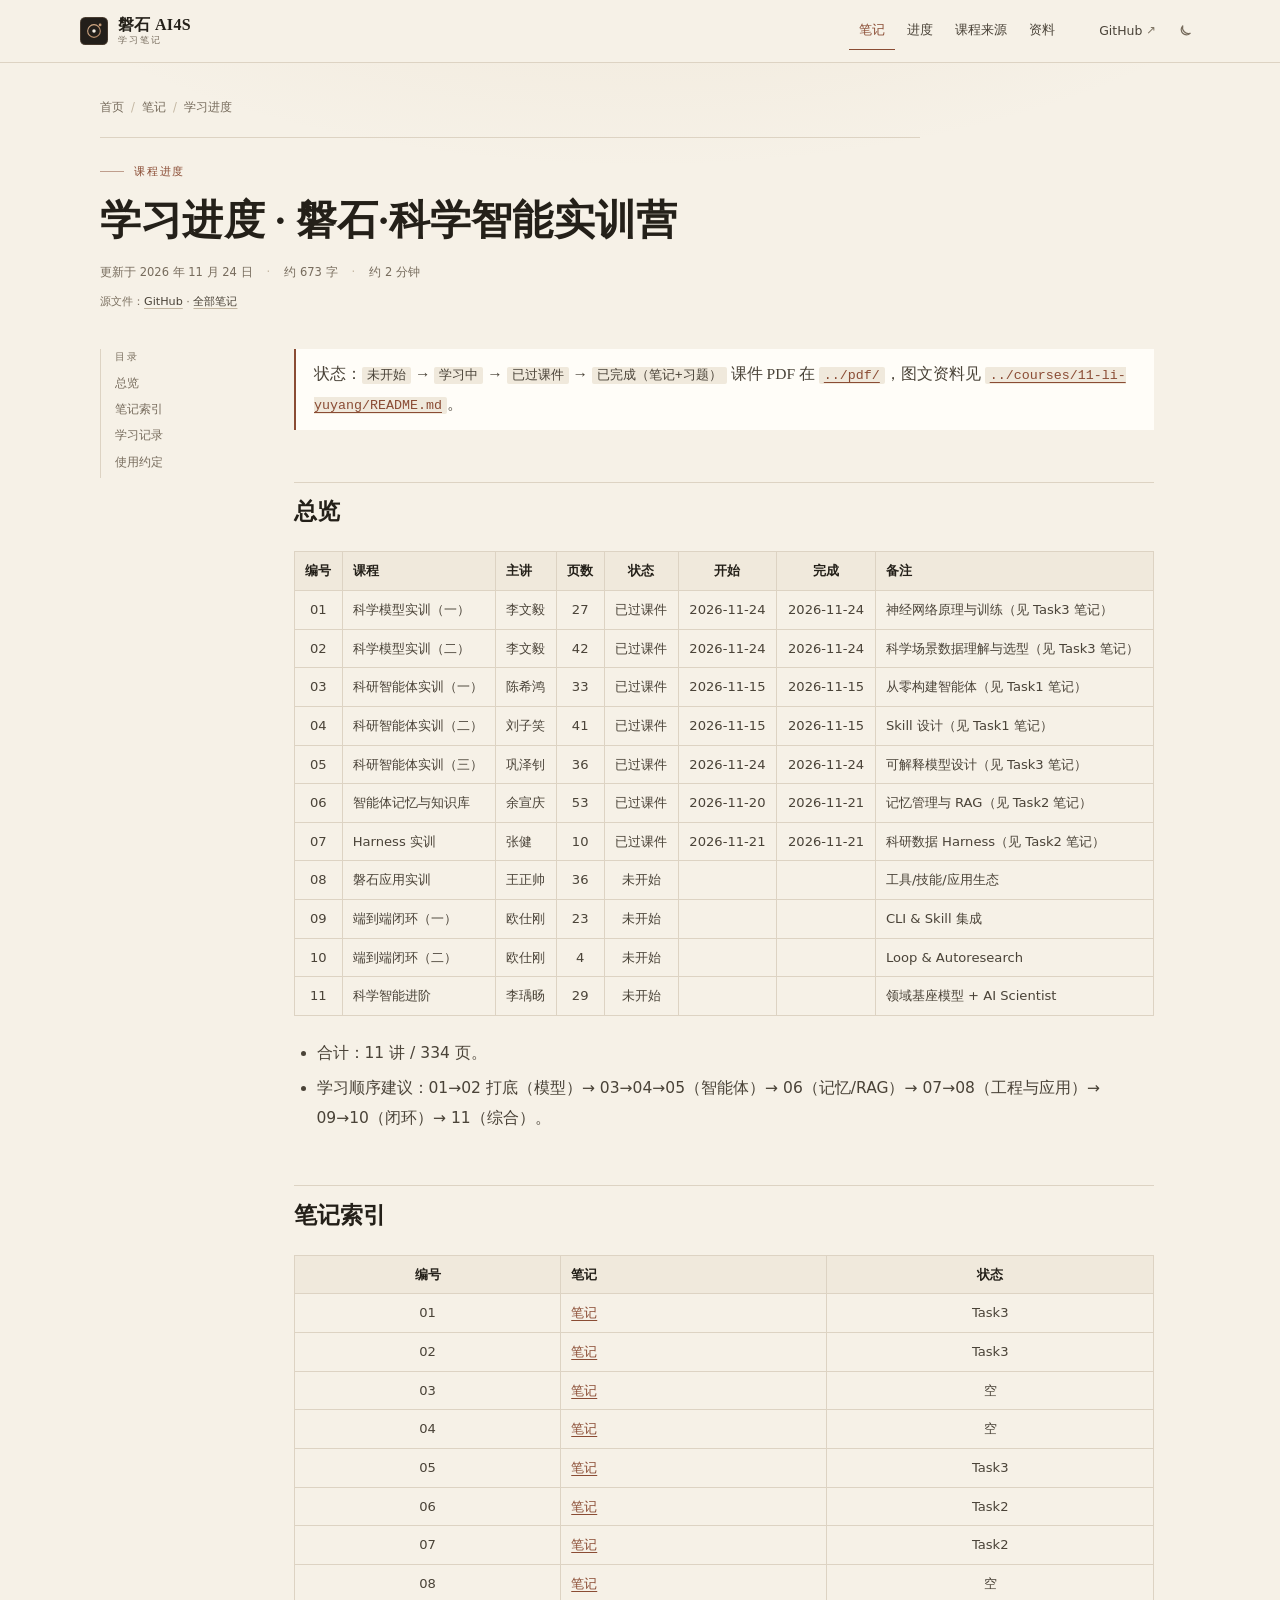
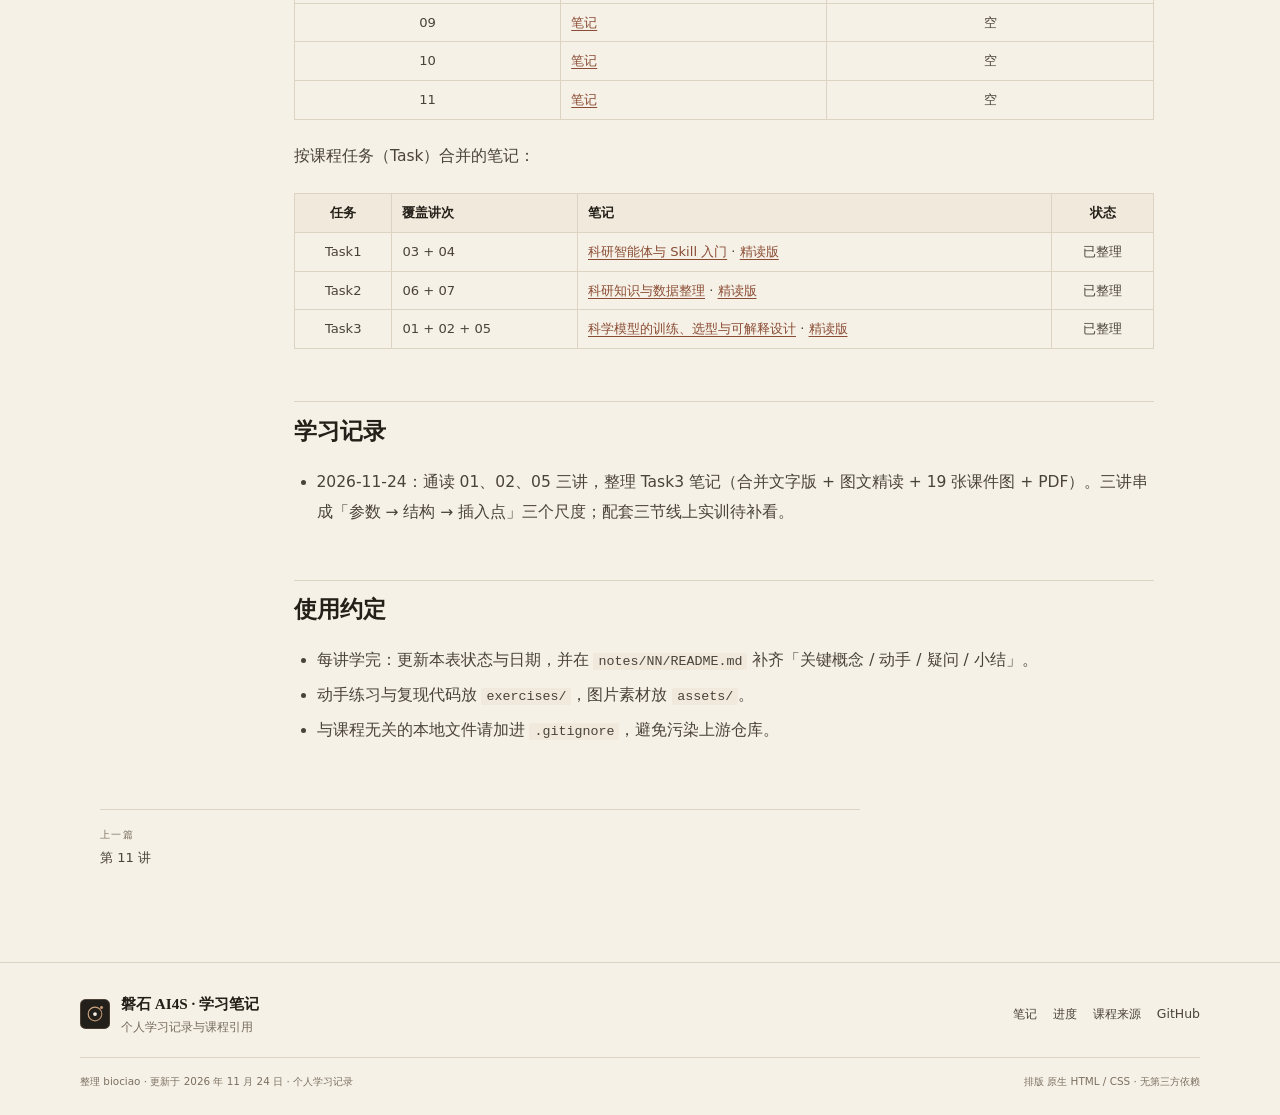
<file: docs/notes/progress.html>
<!DOCTYPE html>
<html lang="zh-CN" data-theme="dark">
<head>
  <meta charset="utf-8">
  <meta name="viewport" content="width=device-width, initial-scale=1">
  <title>学习进度 · 磐石·科学智能实训营 · 磐石 AI4S</title>
  <meta name="description" content="11 讲的状态、页码、起止日期与笔记入口，随学习进度更新。">
  <meta name="theme-color" content="#17130f">
  <meta name="author" content="biociao">
  <link rel="icon" href="../assets/favicon.svg" type="image/svg+xml">
  <link rel="stylesheet" href="../assets/style.css">
  <script>
    (function () {
      try {
        var saved = localStorage.getItem('ai4s-theme');
        var theme = saved || (window.matchMedia('(prefers-color-scheme: light)').matches ? 'light' : 'dark');
        document.documentElement.dataset.theme = theme;
      } catch (e) {
        document.documentElement.dataset.theme = 'dark';
      }
      document.documentElement.classList.add('js');
    })();
  </script>
</head>
<body class="page-note note-wide">
  <a class="skip-link" href="#main">跳到正文</a>
  <header class="nav" id="site-nav">
    <div class="wrap nav-inner">
      <a class="brand" href="../index.html" aria-label="磐石 AI4S 学习笔记，回到首页">
        <svg class="brand-mark" viewBox="0 0 64 64" aria-hidden="true">
          <defs>
            <linearGradient id="brandGrad" x1="0" y1="0" x2="1" y2="1">
              <stop offset="0" stop-color="#d9b28c"/><stop offset="1" stop-color="#b08463"/>
            </linearGradient>
          </defs>
          <rect width="64" height="64" rx="12" fill="#231f1a"/>
          <rect x="1" y="1" width="62" height="62" rx="11" fill="none" stroke="url(#brandGrad)" stroke-opacity=".55"/>
          <circle cx="32" cy="32" r="14.5" fill="none" stroke="url(#brandGrad)" stroke-width="2.5"/>
          <circle cx="32" cy="32" r="4" fill="#f6f1e7"/>
          <circle cx="46" cy="18" r="3.2" fill="url(#brandGrad)"/>
        </svg>
        <span class="brand-text"><strong>磐石 AI4S</strong><em>学习笔记</em></span>
      </a>

      <nav class="nav-links" id="site-menu" aria-label="页面导航">
        <a href="index.html" class="active" aria-current="page">笔记</a>
        <a href="../index.html#progress">进度</a>
        <a href="../index.html#sources">课程来源</a>
        <a href="../index.html#resources">资料</a>
      </nav>

      <div class="nav-actions">
        <a class="repo-link" href="https://github.com/biociao/panshi-ai4s-practice" target="_blank" rel="noopener">GitHub<span aria-hidden="true">↗</span></a>
        <button class="icon-btn theme-btn" type="button" data-theme-toggle aria-label="切换深浅色主题">
          <svg class="ico-moon" viewBox="0 0 24 24" aria-hidden="true"><path d="M20 14.5A8.5 8.5 0 0 1 9.5 4a7 7 0 1 0 10.5 10.5Z" fill="none" stroke="currentColor" stroke-width="1.7" stroke-linejoin="round"/></svg>
          <svg class="ico-sun" viewBox="0 0 24 24" aria-hidden="true"><circle cx="12" cy="12" r="4.2" fill="none" stroke="currentColor" stroke-width="1.7"/><path d="M12 2v2.4M12 19.6V22M2 12h2.4M19.6 12H22M4.9 4.9l1.7 1.7M17.4 17.4l1.7 1.7M19.1 4.9l-1.7 1.7M6.6 17.4l-1.7 1.7" fill="none" stroke="currentColor" stroke-width="1.7" stroke-linecap="round"/></svg>
        </button>
        <button class="icon-btn menu-btn" type="button" data-menu-toggle aria-expanded="false" aria-controls="site-menu" aria-label="打开导航菜单">
          <svg viewBox="0 0 24 24" aria-hidden="true"><path d="M4 7h16M4 12h16M4 17h16" fill="none" stroke="currentColor" stroke-width="1.8" stroke-linecap="round"/></svg>
        </button>
      </div>
    </div>
  </header>
  <main id="main" class="article-main">
    <div class="wrap article-wrap">
      <nav class="breadcrumb" aria-label="面包屑">
      <a href="../index.html">首页</a><span class="sep">/</span>
      <a href="index.html">笔记</a><span class="sep">/</span>
      <span aria-current="page">学习进度</span>
    </nav><header class="article-head">
      <p class="eyebrow">课程进度</p>
      <h1>学习进度 · 磐石·科学智能实训营</h1>
      <p class="article-meta"><span>更新于 2026 年 11 月 24 日</span><span>约 673 字</span><span>约 2 分钟</span></p>
      <p class="article-source">源文件：<a href="https://github.com/biociao/panshi-ai4s-practice/blob/study/learning/progress.md" target="_blank" rel="noopener">GitHub</a> · <a href="index.html">全部笔记</a></p>
    </header><details class="toc-mobile"><summary>目录</summary><nav class="toc" aria-label="本页目录"><ol><li><a href="#总览">总览</a></li><li><a href="#笔记索引">笔记索引</a></li><li><a href="#学习记录">学习记录</a></li><li><a href="#使用约定">使用约定</a></li></ol></nav></details><div class="article-layout"><nav class="toc" aria-label="本页目录"><p class="toc-title">目录</p><ol><li><a href="#总览">总览</a></li><li><a href="#笔记索引">笔记索引</a></li><li><a href="#学习记录">学习记录</a></li><li><a href="#使用约定">使用约定</a></li></ol></nav><article class="article-body"><blockquote>
<p>状态：<code>未开始</code> → <code>学习中</code> → <code>已过课件</code> → <code>已完成（笔记+习题）</code>
课件 PDF 在 <a href="https://github.com/TashanGKD/panshi-ai4s-practice/tree/main/pdf" rel="noopener" target="_blank"><code>../pdf/</code></a>，图文资料见 <a href="11.html"><code>../courses/11-li-yuyang/README.md</code></a>。</p>
</blockquote>
<h2 id="总览">总览<a aria-label="链接到本节" class="heading-anchor" href="#总览">#</a></h2>
<div class="table-wrap"><table class="wide">
<thead>
<tr>
<th style="text-align: center;">编号</th>
<th>课程</th>
<th>主讲</th>
<th style="text-align: center;">页数</th>
<th style="text-align: center;">状态</th>
<th style="text-align: center;">开始</th>
<th style="text-align: center;">完成</th>
<th>备注</th>
</tr>
</thead>
<tbody>
<tr>
<td style="text-align: center;">01</td>
<td>科学模型实训（一）</td>
<td>李文毅</td>
<td style="text-align: center;">27</td>
<td style="text-align: center;">已过课件</td>
<td style="text-align: center;">2026-11-24</td>
<td style="text-align: center;">2026-11-24</td>
<td>神经网络原理与训练（见 Task3 笔记）</td>
</tr>
<tr>
<td style="text-align: center;">02</td>
<td>科学模型实训（二）</td>
<td>李文毅</td>
<td style="text-align: center;">42</td>
<td style="text-align: center;">已过课件</td>
<td style="text-align: center;">2026-11-24</td>
<td style="text-align: center;">2026-11-24</td>
<td>科学场景数据理解与选型（见 Task3 笔记）</td>
</tr>
<tr>
<td style="text-align: center;">03</td>
<td>科研智能体实训（一）</td>
<td>陈希鸿</td>
<td style="text-align: center;">33</td>
<td style="text-align: center;">已过课件</td>
<td style="text-align: center;">2026-11-15</td>
<td style="text-align: center;">2026-11-15</td>
<td>从零构建智能体（见 Task1 笔记）</td>
</tr>
<tr>
<td style="text-align: center;">04</td>
<td>科研智能体实训（二）</td>
<td>刘子笑</td>
<td style="text-align: center;">41</td>
<td style="text-align: center;">已过课件</td>
<td style="text-align: center;">2026-11-15</td>
<td style="text-align: center;">2026-11-15</td>
<td>Skill 设计（见 Task1 笔记）</td>
</tr>
<tr>
<td style="text-align: center;">05</td>
<td>科研智能体实训（三）</td>
<td>巩泽钊</td>
<td style="text-align: center;">36</td>
<td style="text-align: center;">已过课件</td>
<td style="text-align: center;">2026-11-24</td>
<td style="text-align: center;">2026-11-24</td>
<td>可解释模型设计（见 Task3 笔记）</td>
</tr>
<tr>
<td style="text-align: center;">06</td>
<td>智能体记忆与知识库</td>
<td>余宣庆</td>
<td style="text-align: center;">53</td>
<td style="text-align: center;">已过课件</td>
<td style="text-align: center;">2026-11-20</td>
<td style="text-align: center;">2026-11-21</td>
<td>记忆管理与 RAG（见 Task2 笔记）</td>
</tr>
<tr>
<td style="text-align: center;">07</td>
<td>Harness 实训</td>
<td>张健</td>
<td style="text-align: center;">10</td>
<td style="text-align: center;">已过课件</td>
<td style="text-align: center;">2026-11-21</td>
<td style="text-align: center;">2026-11-21</td>
<td>科研数据 Harness（见 Task2 笔记）</td>
</tr>
<tr>
<td style="text-align: center;">08</td>
<td>磐石应用实训</td>
<td>王正帅</td>
<td style="text-align: center;">36</td>
<td style="text-align: center;">未开始</td>
<td style="text-align: center;"></td>
<td style="text-align: center;"></td>
<td>工具/技能/应用生态</td>
</tr>
<tr>
<td style="text-align: center;">09</td>
<td>端到端闭环（一）</td>
<td>欧仕刚</td>
<td style="text-align: center;">23</td>
<td style="text-align: center;">未开始</td>
<td style="text-align: center;"></td>
<td style="text-align: center;"></td>
<td>CLI &amp; Skill 集成</td>
</tr>
<tr>
<td style="text-align: center;">10</td>
<td>端到端闭环（二）</td>
<td>欧仕刚</td>
<td style="text-align: center;">4</td>
<td style="text-align: center;">未开始</td>
<td style="text-align: center;"></td>
<td style="text-align: center;"></td>
<td>Loop &amp; Autoresearch</td>
</tr>
<tr>
<td style="text-align: center;">11</td>
<td>科学智能进阶</td>
<td>李瑀旸</td>
<td style="text-align: center;">29</td>
<td style="text-align: center;">未开始</td>
<td style="text-align: center;"></td>
<td style="text-align: center;"></td>
<td>领域基座模型 + AI Scientist</td>
</tr>
</tbody>
</table></div>
<ul>
<li>合计：11 讲 / 334 页。</li>
<li>学习顺序建议：01→02 打底（模型）→ 03→04→05（智能体）→ 06（记忆/RAG）→ 07→08（工程与应用）→ 09→10（闭环）→ 11（综合）。</li>
</ul>
<h2 id="笔记索引">笔记索引<a aria-label="链接到本节" class="heading-anchor" href="#笔记索引">#</a></h2>
<div class="table-wrap"><table>
<thead>
<tr>
<th style="text-align: center;">编号</th>
<th>笔记</th>
<th style="text-align: center;">状态</th>
</tr>
</thead>
<tbody>
<tr>
<td style="text-align: center;">01</td>
<td><a href="task3-illustrated.html">笔记</a></td>
<td style="text-align: center;">Task3</td>
</tr>
<tr>
<td style="text-align: center;">02</td>
<td><a href="task3-illustrated.html">笔记</a></td>
<td style="text-align: center;">Task3</td>
</tr>
<tr>
<td style="text-align: center;">03</td>
<td><a href="task1-illustrated.html">笔记</a></td>
<td style="text-align: center;">空</td>
</tr>
<tr>
<td style="text-align: center;">04</td>
<td><a href="task1-illustrated.html">笔记</a></td>
<td style="text-align: center;">空</td>
</tr>
<tr>
<td style="text-align: center;">05</td>
<td><a href="task3-illustrated.html">笔记</a></td>
<td style="text-align: center;">Task3</td>
</tr>
<tr>
<td style="text-align: center;">06</td>
<td><a href="task2-illustrated.html">笔记</a></td>
<td style="text-align: center;">Task2</td>
</tr>
<tr>
<td style="text-align: center;">07</td>
<td><a href="task2-illustrated.html">笔记</a></td>
<td style="text-align: center;">Task2</td>
</tr>
<tr>
<td style="text-align: center;">08</td>
<td><a href="index.html#lecture-notes">笔记</a></td>
<td style="text-align: center;">空</td>
</tr>
<tr>
<td style="text-align: center;">09</td>
<td><a href="index.html#lecture-notes">笔记</a></td>
<td style="text-align: center;">空</td>
</tr>
<tr>
<td style="text-align: center;">10</td>
<td><a href="index.html#lecture-notes">笔记</a></td>
<td style="text-align: center;">空</td>
</tr>
<tr>
<td style="text-align: center;">11</td>
<td><a href="11.html">笔记</a></td>
<td style="text-align: center;">空</td>
</tr>
</tbody>
</table></div>
<p>按课程任务（Task）合并的笔记：</p>
<div class="table-wrap"><table>
<thead>
<tr>
<th style="text-align: center;">任务</th>
<th>覆盖讲次</th>
<th>笔记</th>
<th style="text-align: center;">状态</th>
</tr>
</thead>
<tbody>
<tr>
<td style="text-align: center;">Task1</td>
<td>03 + 04</td>
<td><a href="task1-text.html">科研智能体与 Skill 入门</a> · <a href="task1-illustrated.html">精读版</a></td>
<td style="text-align: center;">已整理</td>
</tr>
<tr>
<td style="text-align: center;">Task2</td>
<td>06 + 07</td>
<td><a href="task2-text.html">科研知识与数据整理</a> · <a href="task2-illustrated.html">精读版</a></td>
<td style="text-align: center;">已整理</td>
</tr>
<tr>
<td style="text-align: center;">Task3</td>
<td>01 + 02 + 05</td>
<td><a href="task3-text.html">科学模型的训练、选型与可解释设计</a> · <a href="task3-illustrated.html">精读版</a></td>
<td style="text-align: center;">已整理</td>
</tr>
</tbody>
</table></div>
<h2 id="学习记录">学习记录<a aria-label="链接到本节" class="heading-anchor" href="#学习记录">#</a></h2>
<ul>
<li>2026-11-24：通读 01、02、05 三讲，整理 Task3 笔记（合并文字版 + 图文精读 + 19 张课件图 + PDF）。三讲串成「参数 → 结构 → 插入点」三个尺度；配套三节线上实训待补看。</li>
</ul>
<h2 id="使用约定">使用约定<a aria-label="链接到本节" class="heading-anchor" href="#使用约定">#</a></h2>
<ul>
<li>每讲学完：更新本表状态与日期，并在 <code>notes/NN/README.md</code> 补齐「关键概念 / 动手 / 疑问 / 小结」。</li>
<li>动手练习与复现代码放 <code>exercises/</code>，图片素材放 <code>assets/</code>。</li>
<li>与课程无关的本地文件请加进 <code>.gitignore</code>，避免污染上游仓库。</li>
</ul></article></div><nav class="article-nav" aria-label="笔记翻页"><a class="prev" href="11.html"><span class="label">上一篇</span>第 11 讲</a></nav>
    </div>
  </main>
  <footer class="footer">
    <div class="wrap footer-inner">
      <div class="footer-brand">
        <svg class="brand-mark" viewBox="0 0 64 64" aria-hidden="true">
          <defs>
            <linearGradient id="footGrad" x1="0" y1="0" x2="1" y2="1">
              <stop offset="0" stop-color="#d9b28c"/><stop offset="1" stop-color="#b08463"/>
            </linearGradient>
          </defs>
          <rect width="64" height="64" rx="12" fill="#231f1a"/>
          <rect x="1" y="1" width="62" height="62" rx="11" fill="none" stroke="url(#footGrad)" stroke-opacity=".55"/>
          <circle cx="32" cy="32" r="14.5" fill="none" stroke="url(#footGrad)" stroke-width="2.5"/>
          <circle cx="32" cy="32" r="4" fill="#f6f1e7"/>
          <circle cx="46" cy="18" r="3.2" fill="url(#footGrad)"/>
        </svg>
        <div>
          <strong>磐石 AI4S · 学习笔记</strong>
          <span>个人学习记录与课程引用</span>
        </div>
      </div>
      <nav class="footer-links" aria-label="页脚链接">
        <a href="index.html">笔记</a>
        <a href="../index.html#progress">进度</a>
        <a href="../index.html#sources">课程来源</a>
        <a href="https://github.com/biociao/panshi-ai4s-practice" target="_blank" rel="noopener">GitHub</a>
      </nav>
    </div>
    <div class="wrap footer-bottom">
      <span>整理 biociao · 更新于 2026 年 11 月 24 日 · 个人学习记录</span>
      <span>排版 原生 HTML / CSS · 无第三方依赖</span>
    </div>
  </footer>
  <button class="to-top" type="button" data-to-top aria-label="回到页面顶部">
    <svg viewBox="0 0 24 24" aria-hidden="true"><path d="M12 19V5M6 11l6-6 6 6" fill="none" stroke="currentColor" stroke-width="1.9" stroke-linecap="round" stroke-linejoin="round"/></svg>
  </button>
  <script src="../assets/app.js" defer></script>
</body>
</html>
</file>
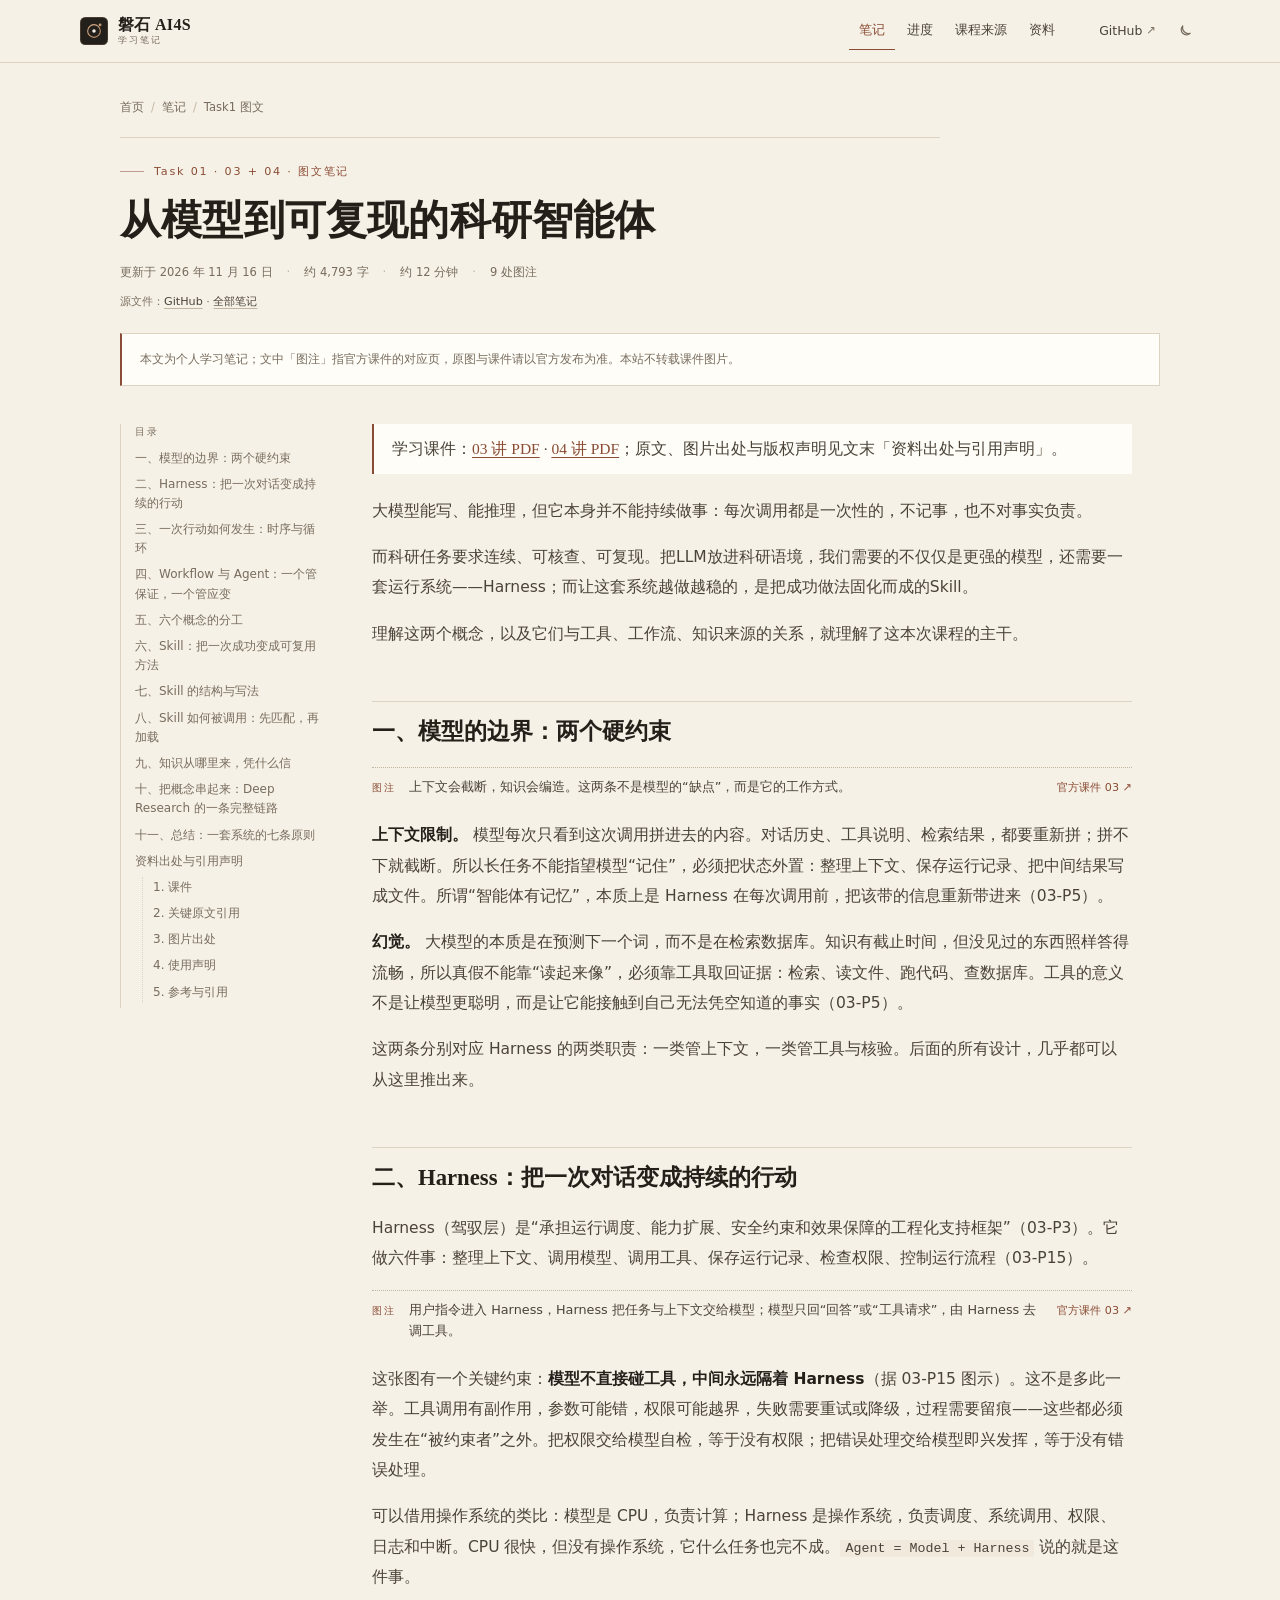
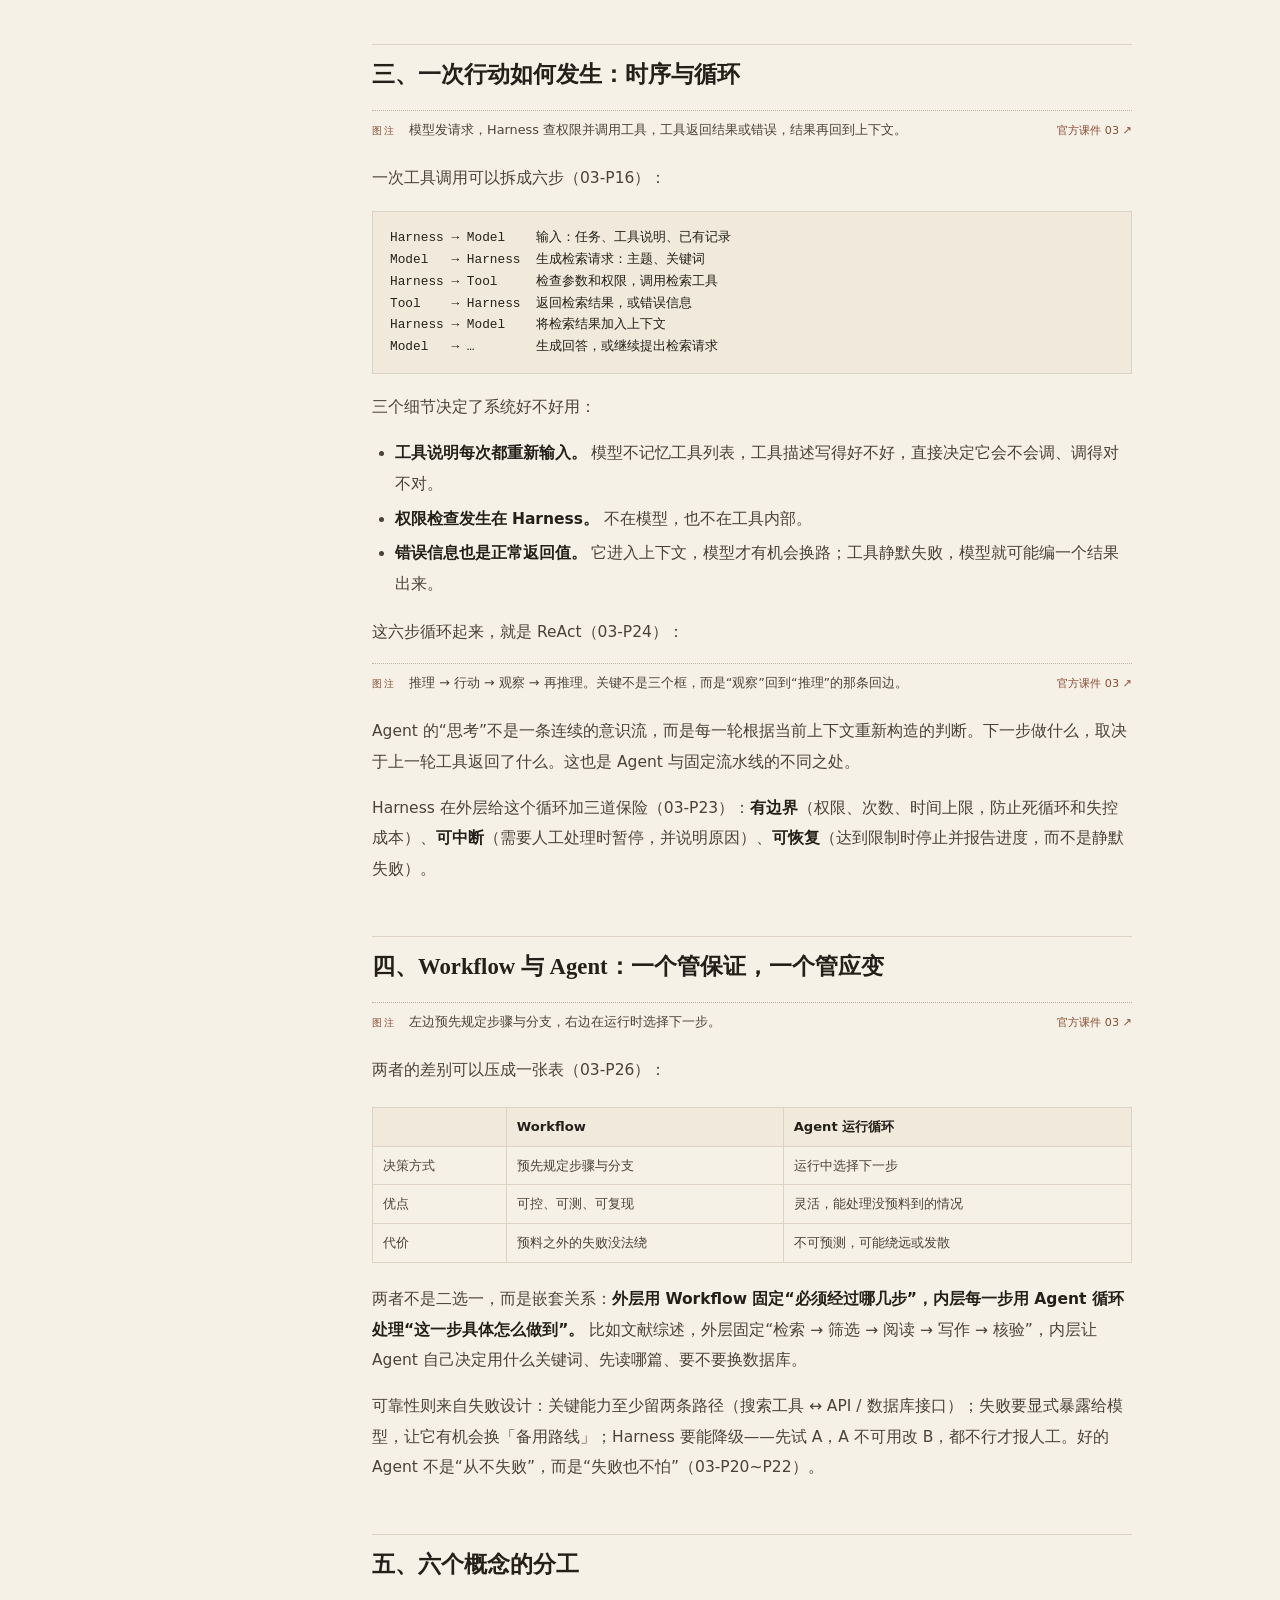
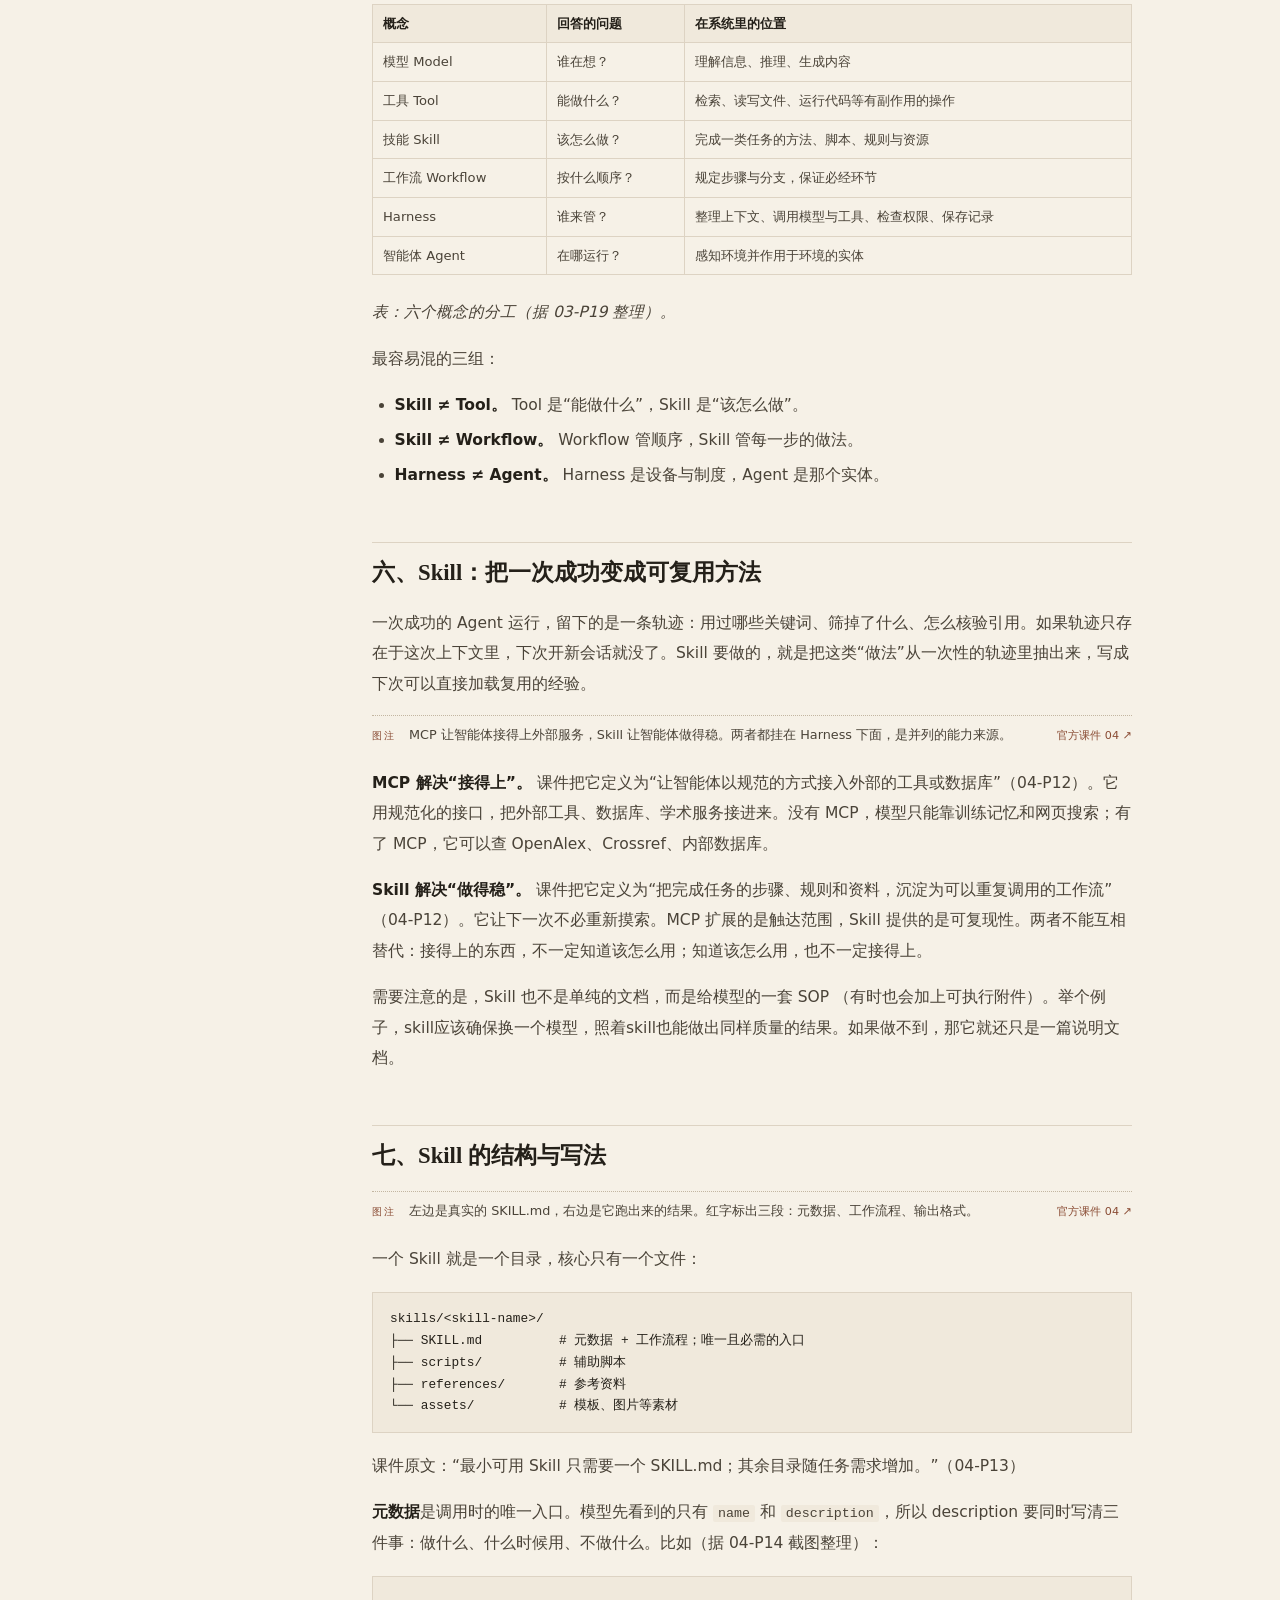
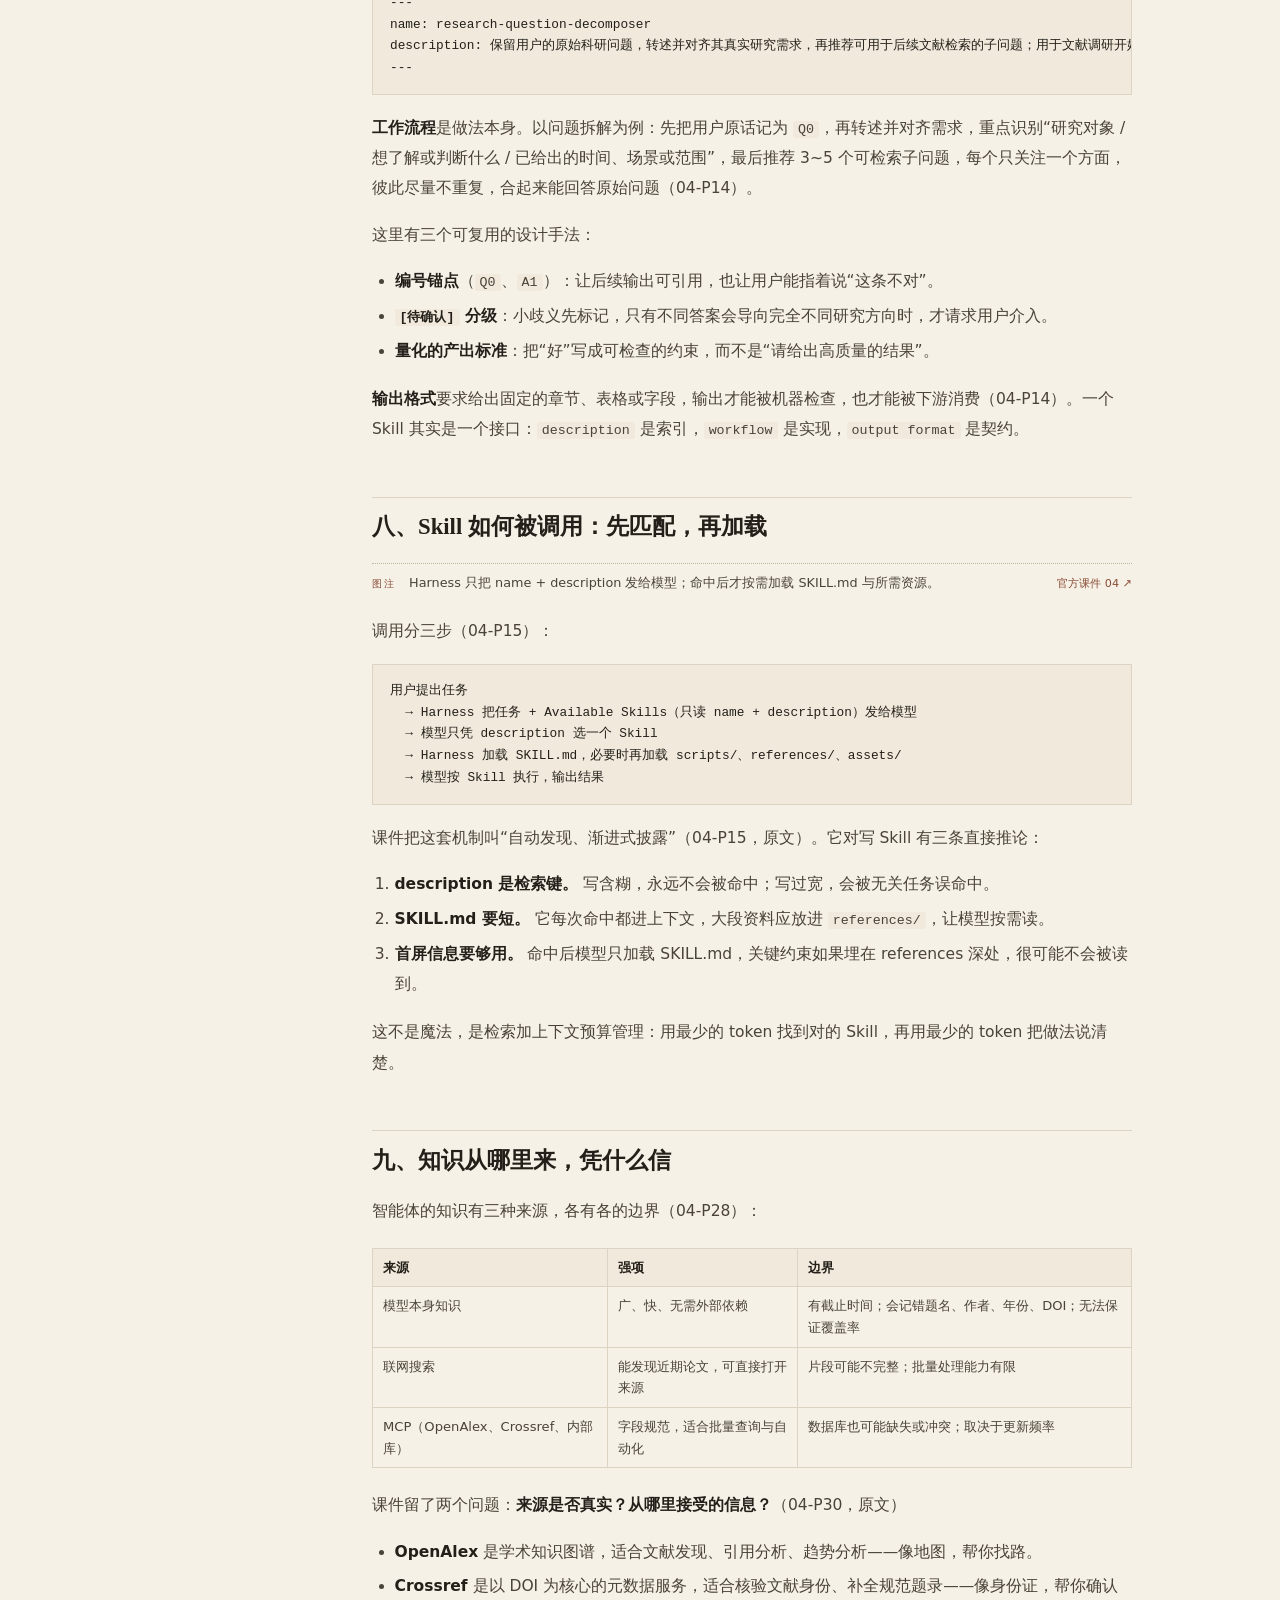
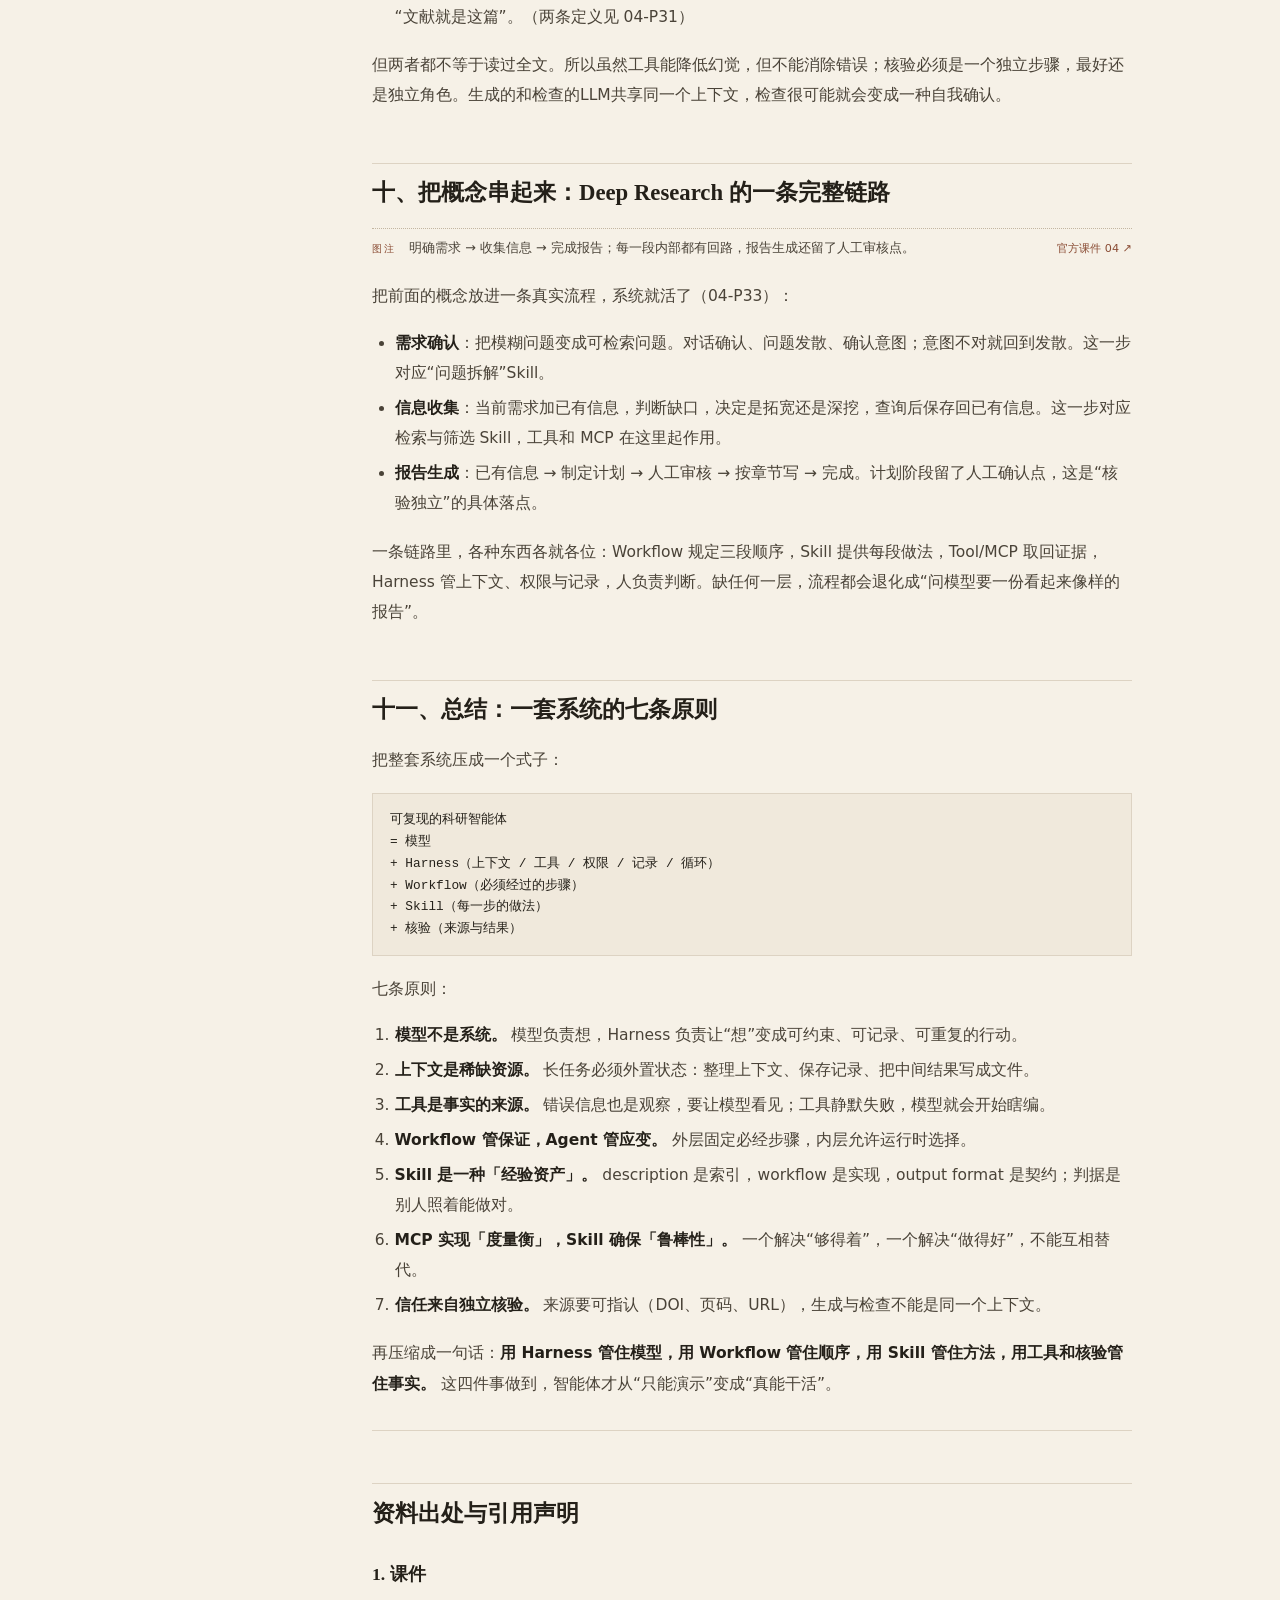
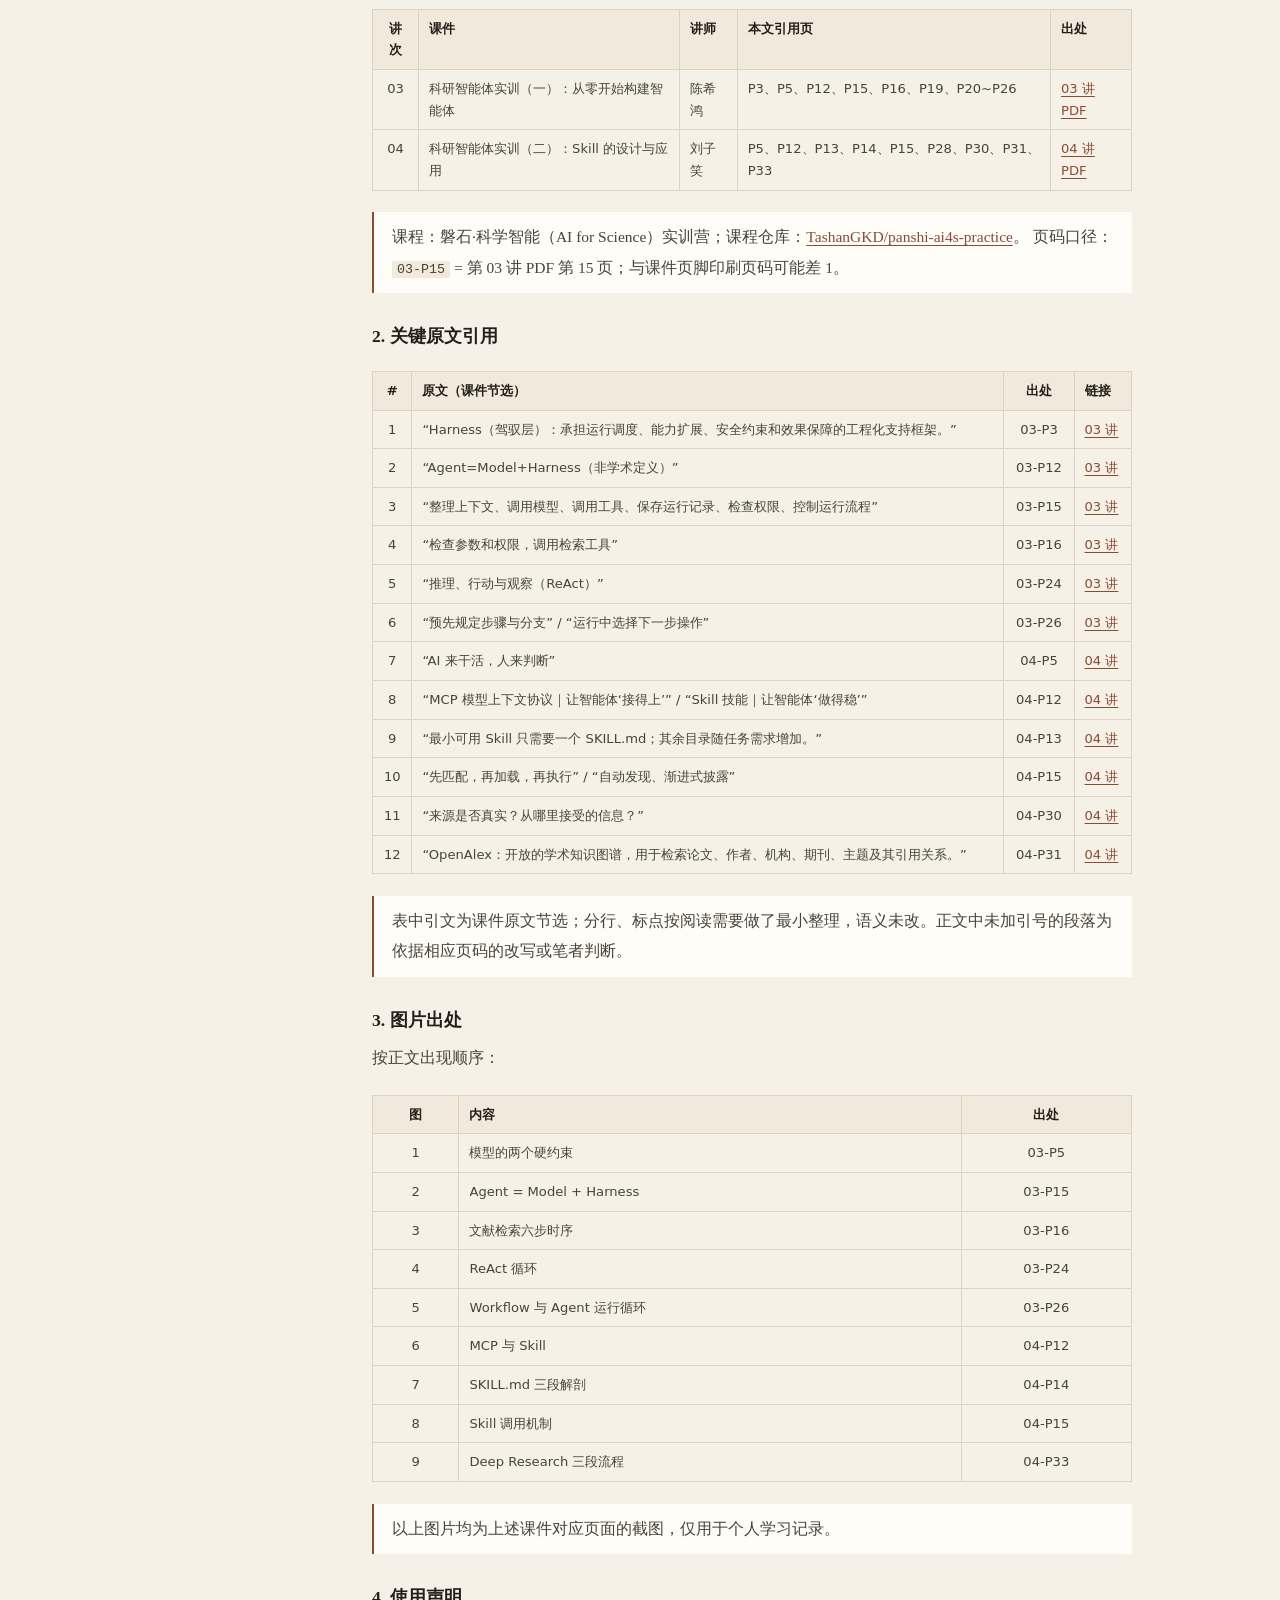
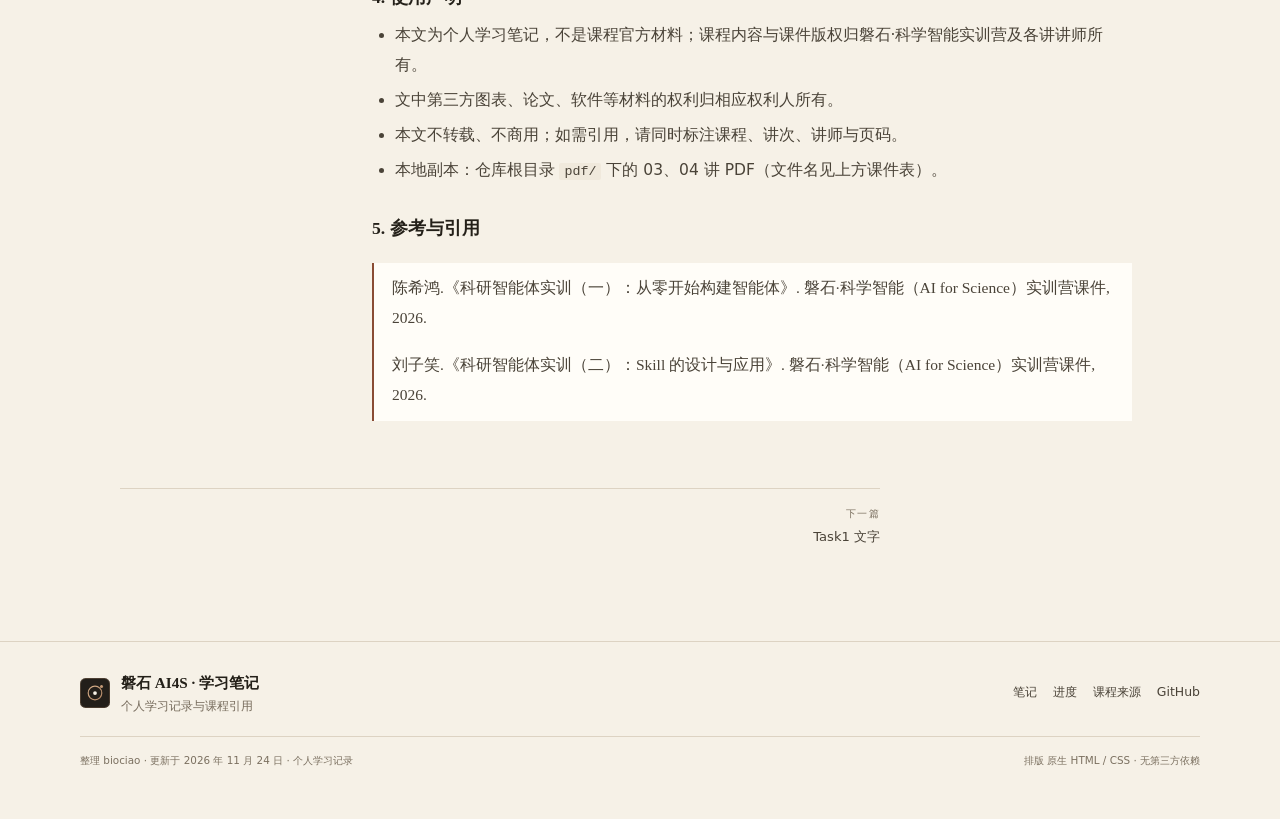
<file: docs/notes/task1-illustrated.html>
<!DOCTYPE html>
<html lang="zh-CN" data-theme="dark">
<head>
  <meta charset="utf-8">
  <meta name="viewport" content="width=device-width, initial-scale=1">
  <title>从模型到可复现的科研智能体 · 磐石 AI4S</title>
  <meta name="description" content="03 + 04 两讲的结构化精读：Harness 的六件事、一次文献检索的时序、ReAct 与 Workflow 的分工、Skill 的三段结构与调用机制。">
  <meta name="theme-color" content="#17130f">
  <meta name="author" content="biociao">
  <link rel="icon" href="../assets/favicon.svg" type="image/svg+xml">
  <link rel="stylesheet" href="../assets/style.css">
  <script>
    (function () {
      try {
        var saved = localStorage.getItem('ai4s-theme');
        var theme = saved || (window.matchMedia('(prefers-color-scheme: light)').matches ? 'light' : 'dark');
        document.documentElement.dataset.theme = theme;
      } catch (e) {
        document.documentElement.dataset.theme = 'dark';
      }
      document.documentElement.classList.add('js');
    })();
  </script>
</head>
<body class="page-note">
  <a class="skip-link" href="#main">跳到正文</a>
  <header class="nav" id="site-nav">
    <div class="wrap nav-inner">
      <a class="brand" href="../index.html" aria-label="磐石 AI4S 学习笔记，回到首页">
        <svg class="brand-mark" viewBox="0 0 64 64" aria-hidden="true">
          <defs>
            <linearGradient id="brandGrad" x1="0" y1="0" x2="1" y2="1">
              <stop offset="0" stop-color="#d9b28c"/><stop offset="1" stop-color="#b08463"/>
            </linearGradient>
          </defs>
          <rect width="64" height="64" rx="12" fill="#231f1a"/>
          <rect x="1" y="1" width="62" height="62" rx="11" fill="none" stroke="url(#brandGrad)" stroke-opacity=".55"/>
          <circle cx="32" cy="32" r="14.5" fill="none" stroke="url(#brandGrad)" stroke-width="2.5"/>
          <circle cx="32" cy="32" r="4" fill="#f6f1e7"/>
          <circle cx="46" cy="18" r="3.2" fill="url(#brandGrad)"/>
        </svg>
        <span class="brand-text"><strong>磐石 AI4S</strong><em>学习笔记</em></span>
      </a>

      <nav class="nav-links" id="site-menu" aria-label="页面导航">
        <a href="index.html" class="active" aria-current="page">笔记</a>
        <a href="../index.html#progress">进度</a>
        <a href="../index.html#sources">课程来源</a>
        <a href="../index.html#resources">资料</a>
      </nav>

      <div class="nav-actions">
        <a class="repo-link" href="https://github.com/biociao/panshi-ai4s-practice" target="_blank" rel="noopener">GitHub<span aria-hidden="true">↗</span></a>
        <button class="icon-btn theme-btn" type="button" data-theme-toggle aria-label="切换深浅色主题">
          <svg class="ico-moon" viewBox="0 0 24 24" aria-hidden="true"><path d="M20 14.5A8.5 8.5 0 0 1 9.5 4a7 7 0 1 0 10.5 10.5Z" fill="none" stroke="currentColor" stroke-width="1.7" stroke-linejoin="round"/></svg>
          <svg class="ico-sun" viewBox="0 0 24 24" aria-hidden="true"><circle cx="12" cy="12" r="4.2" fill="none" stroke="currentColor" stroke-width="1.7"/><path d="M12 2v2.4M12 19.6V22M2 12h2.4M19.6 12H22M4.9 4.9l1.7 1.7M17.4 17.4l1.7 1.7M19.1 4.9l-1.7 1.7M6.6 17.4l-1.7 1.7" fill="none" stroke="currentColor" stroke-width="1.7" stroke-linecap="round"/></svg>
        </button>
        <button class="icon-btn menu-btn" type="button" data-menu-toggle aria-expanded="false" aria-controls="site-menu" aria-label="打开导航菜单">
          <svg viewBox="0 0 24 24" aria-hidden="true"><path d="M4 7h16M4 12h16M4 17h16" fill="none" stroke="currentColor" stroke-width="1.8" stroke-linecap="round"/></svg>
        </button>
      </div>
    </div>
  </header>
  <main id="main" class="article-main">
    <div class="wrap article-wrap">
      <nav class="breadcrumb" aria-label="面包屑">
      <a href="../index.html">首页</a><span class="sep">/</span>
      <a href="index.html">笔记</a><span class="sep">/</span>
      <span aria-current="page">Task1 图文</span>
    </nav><header class="article-head">
      <p class="eyebrow">Task 01 · 03 + 04 · 图文笔记</p>
      <h1>从模型到可复现的科研智能体</h1>
      <p class="article-meta"><span>更新于 2026 年 11 月 16 日</span><span>约 4,793 字</span><span>约 12 分钟</span><span>9 处图注</span></p>
      <p class="article-source">源文件：<a href="https://github.com/biociao/panshi-ai4s-practice/blob/study/learning/notes/task1/illustrated-notes.md" target="_blank" rel="noopener">GitHub</a> · <a href="index.html">全部笔记</a></p>
    </header><div class="article-callout article-callout--top">本文为个人学习笔记；文中「图注」指官方课件的对应页，原图与课件请以官方发布为准。本站不转载课件图片。</div><details class="toc-mobile"><summary>目录</summary><nav class="toc" aria-label="本页目录"><ol><li><a href="#一模型的边界两个硬约束">一、模型的边界：两个硬约束</a></li><li><a href="#二harness把一次对话变成持续的行动">二、Harness：把一次对话变成持续的行动</a></li><li><a href="#三一次行动如何发生时序与循环">三、一次行动如何发生：时序与循环</a></li><li><a href="#四workflow-与-agent一个管保证一个管应变">四、Workflow 与 Agent：一个管保证，一个管应变</a></li><li><a href="#五六个概念的分工">五、六个概念的分工</a></li><li><a href="#六skill把一次成功变成可复用方法">六、Skill：把一次成功变成可复用方法</a></li><li><a href="#七skill-的结构与写法">七、Skill 的结构与写法</a></li><li><a href="#八skill-如何被调用先匹配再加载">八、Skill 如何被调用：先匹配，再加载</a></li><li><a href="#九知识从哪里来凭什么信">九、知识从哪里来，凭什么信</a></li><li><a href="#十把概念串起来deep-research-的一条完整链路">十、把概念串起来：Deep Research 的一条完整链路</a></li><li><a href="#十一总结一套系统的七条原则">十一、总结：一套系统的七条原则</a></li><li><a href="#资料出处与引用声明">资料出处与引用声明</a><ol><li><a href="#1-课件">1. 课件</a></li><li><a href="#2-关键原文引用">2. 关键原文引用</a></li><li><a href="#3-图片出处">3. 图片出处</a></li><li><a href="#4-使用声明">4. 使用声明</a></li><li><a href="#5-参考与引用">5. 参考与引用</a></li></ol></li></ol></nav></details><div class="article-layout"><nav class="toc" aria-label="本页目录"><p class="toc-title">目录</p><ol><li><a href="#一模型的边界两个硬约束">一、模型的边界：两个硬约束</a></li><li><a href="#二harness把一次对话变成持续的行动">二、Harness：把一次对话变成持续的行动</a></li><li><a href="#三一次行动如何发生时序与循环">三、一次行动如何发生：时序与循环</a></li><li><a href="#四workflow-与-agent一个管保证一个管应变">四、Workflow 与 Agent：一个管保证，一个管应变</a></li><li><a href="#五六个概念的分工">五、六个概念的分工</a></li><li><a href="#六skill把一次成功变成可复用方法">六、Skill：把一次成功变成可复用方法</a></li><li><a href="#七skill-的结构与写法">七、Skill 的结构与写法</a></li><li><a href="#八skill-如何被调用先匹配再加载">八、Skill 如何被调用：先匹配，再加载</a></li><li><a href="#九知识从哪里来凭什么信">九、知识从哪里来，凭什么信</a></li><li><a href="#十把概念串起来deep-research-的一条完整链路">十、把概念串起来：Deep Research 的一条完整链路</a></li><li><a href="#十一总结一套系统的七条原则">十一、总结：一套系统的七条原则</a></li><li><a href="#资料出处与引用声明">资料出处与引用声明</a><ol><li><a href="#1-课件">1. 课件</a></li><li><a href="#2-关键原文引用">2. 关键原文引用</a></li><li><a href="#3-图片出处">3. 图片出处</a></li><li><a href="#4-使用声明">4. 使用声明</a></li><li><a href="#5-参考与引用">5. 参考与引用</a></li></ol></li></ol></nav><article class="article-body"><blockquote>
<p>学习课件：<a href="https://github.com/TashanGKD/panshi-ai4s-practice/blob/main/pdf/03_%E7%A7%91%E7%A0%94%E6%99%BA%E8%83%BD%E4%BD%93%E5%AE%9E%E8%AE%AD%EF%BC%88%E4%B8%80%EF%BC%89_%E9%99%88%E5%B8%8C%E9%B8%BF.pdf" rel="noopener" target="_blank">03 讲 PDF</a> · <a href="https://github.com/TashanGKD/panshi-ai4s-practice/blob/main/pdf/04_%E7%A7%91%E7%A0%94%E6%99%BA%E8%83%BD%E4%BD%93%E5%AE%9E%E8%AE%AD%EF%BC%88%E4%BA%8C%EF%BC%89_%E5%88%98%E5%AD%90%E7%AC%91.pdf" rel="noopener" target="_blank">04 讲 PDF</a>；原文、图片出处与版权声明见文末「资料出处与引用声明」。</p>
</blockquote>
<p>大模型能写、能推理，但它本身并不能持续做事：每次调用都是一次性的，不记事，也不对事实负责。</p>
<p>而科研任务要求连续、可核查、可复现。把LLM放进科研语境，我们需要的不仅仅是更强的模型，还需要一套运行系统——Harness；而让这套系统越做越稳的，是把成功做法固化而成的Skill。</p>
<p>理解这两个概念，以及它们与工具、工作流、知识来源的关系，就理解了这本次课程的主干。</p>
<h2 id="一模型的边界两个硬约束">一、模型的边界：两个硬约束<a aria-label="链接到本节" class="heading-anchor" href="#一模型的边界两个硬约束">#</a></h2>
<div class="figure-ref"><span class="ref-label">图注</span><span class="ref-text">上下文会截断，知识会编造。这两条不是模型的“缺点”，而是它的工作方式。</span><a href="https://github.com/TashanGKD/panshi-ai4s-practice/blob/main/pdf/03_%E7%A7%91%E7%A0%94%E6%99%BA%E8%83%BD%E4%BD%93%E5%AE%9E%E8%AE%AD%EF%BC%88%E4%B8%80%EF%BC%89_%E9%99%88%E5%B8%8C%E9%B8%BF.pdf" rel="noopener" target="_blank">官方课件 03 ↗</a></div>

<p><strong>上下文限制。</strong> 模型每次只看到这次调用拼进去的内容。对话历史、工具说明、检索结果，都要重新拼；拼不下就截断。所以长任务不能指望模型“记住”，必须把状态外置：整理上下文、保存运行记录、把中间结果写成文件。所谓“智能体有记忆”，本质上是 Harness 在每次调用前，把该带的信息重新带进来（03-P5）。</p>
<p><strong>幻觉。</strong> 大模型的本质是在预测下一个词，而不是在检索数据库。知识有截止时间，但没见过的东西照样答得流畅，所以真假不能靠“读起来像”，必须靠工具取回证据：检索、读文件、跑代码、查数据库。工具的意义不是让模型更聪明，而是让它能接触到自己无法凭空知道的事实（03-P5）。</p>
<p>这两条分别对应 Harness 的两类职责：一类管上下文，一类管工具与核验。后面的所有设计，几乎都可以从这里推出来。</p>
<h2 id="二harness把一次对话变成持续的行动">二、Harness：把一次对话变成持续的行动<a aria-label="链接到本节" class="heading-anchor" href="#二harness把一次对话变成持续的行动">#</a></h2>
<p>Harness（驾驭层）是“承担运行调度、能力扩展、安全约束和效果保障的工程化支持框架”（03-P3）。它做六件事：整理上下文、调用模型、调用工具、保存运行记录、检查权限、控制运行流程（03-P15）。</p>
<div class="figure-ref"><span class="ref-label">图注</span><span class="ref-text">用户指令进入 Harness，Harness 把任务与上下文交给模型；模型只回“回答”或“工具请求”，由 Harness 去调工具。</span><a href="https://github.com/TashanGKD/panshi-ai4s-practice/blob/main/pdf/03_%E7%A7%91%E7%A0%94%E6%99%BA%E8%83%BD%E4%BD%93%E5%AE%9E%E8%AE%AD%EF%BC%88%E4%B8%80%EF%BC%89_%E9%99%88%E5%B8%8C%E9%B8%BF.pdf" rel="noopener" target="_blank">官方课件 03 ↗</a></div>

<p>这张图有一个关键约束：<strong>模型不直接碰工具，中间永远隔着 Harness</strong>（据 03-P15 图示）。这不是多此一举。工具调用有副作用，参数可能错，权限可能越界，失败需要重试或降级，过程需要留痕——这些都必须发生在“被约束者”之外。把权限交给模型自检，等于没有权限；把错误处理交给模型即兴发挥，等于没有错误处理。</p>
<p>可以借用操作系统的类比：模型是 CPU，负责计算；Harness 是操作系统，负责调度、系统调用、权限、日志和中断。CPU 很快，但没有操作系统，它什么任务也完不成。<code>Agent = Model + Harness</code> 说的就是这件事。</p>
<h2 id="三一次行动如何发生时序与循环">三、一次行动如何发生：时序与循环<a aria-label="链接到本节" class="heading-anchor" href="#三一次行动如何发生时序与循环">#</a></h2>
<div class="figure-ref"><span class="ref-label">图注</span><span class="ref-text">模型发请求，Harness 查权限并调用工具，工具返回结果或错误，结果再回到上下文。</span><a href="https://github.com/TashanGKD/panshi-ai4s-practice/blob/main/pdf/03_%E7%A7%91%E7%A0%94%E6%99%BA%E8%83%BD%E4%BD%93%E5%AE%9E%E8%AE%AD%EF%BC%88%E4%B8%80%EF%BC%89_%E9%99%88%E5%B8%8C%E9%B8%BF.pdf" rel="noopener" target="_blank">官方课件 03 ↗</a></div>

<p>一次工具调用可以拆成六步（03-P16）：</p>
<pre><code class="language-text">Harness → Model    输入：任务、工具说明、已有记录
Model   → Harness  生成检索请求：主题、关键词
Harness → Tool     检查参数和权限，调用检索工具
Tool    → Harness  返回检索结果，或错误信息
Harness → Model    将检索结果加入上下文
Model   → …        生成回答，或继续提出检索请求
</code></pre>
<p>三个细节决定了系统好不好用：</p>
<ul>
<li><strong>工具说明每次都重新输入。</strong> 模型不记忆工具列表，工具描述写得好不好，直接决定它会不会调、调得对不对。</li>
<li><strong>权限检查发生在 Harness。</strong> 不在模型，也不在工具内部。</li>
<li><strong>错误信息也是正常返回值。</strong> 它进入上下文，模型才有机会换路；工具静默失败，模型就可能编一个结果出来。</li>
</ul>
<p>这六步循环起来，就是 ReAct（03-P24）：</p>
<div class="figure-ref"><span class="ref-label">图注</span><span class="ref-text">推理 → 行动 → 观察 → 再推理。关键不是三个框，而是“观察”回到“推理”的那条回边。</span><a href="https://github.com/TashanGKD/panshi-ai4s-practice/blob/main/pdf/03_%E7%A7%91%E7%A0%94%E6%99%BA%E8%83%BD%E4%BD%93%E5%AE%9E%E8%AE%AD%EF%BC%88%E4%B8%80%EF%BC%89_%E9%99%88%E5%B8%8C%E9%B8%BF.pdf" rel="noopener" target="_blank">官方课件 03 ↗</a></div>

<p>Agent 的“思考”不是一条连续的意识流，而是每一轮根据当前上下文重新构造的判断。下一步做什么，取决于上一轮工具返回了什么。这也是 Agent 与固定流水线的不同之处。</p>
<p>Harness 在外层给这个循环加三道保险（03-P23）：<strong>有边界</strong>（权限、次数、时间上限，防止死循环和失控成本）、<strong>可中断</strong>（需要人工处理时暂停，并说明原因）、<strong>可恢复</strong>（达到限制时停止并报告进度，而不是静默失败）。</p>
<h2 id="四workflow-与-agent一个管保证一个管应变">四、Workflow 与 Agent：一个管保证，一个管应变<a aria-label="链接到本节" class="heading-anchor" href="#四workflow-与-agent一个管保证一个管应变">#</a></h2>
<div class="figure-ref"><span class="ref-label">图注</span><span class="ref-text">左边预先规定步骤与分支，右边在运行时选择下一步。</span><a href="https://github.com/TashanGKD/panshi-ai4s-practice/blob/main/pdf/03_%E7%A7%91%E7%A0%94%E6%99%BA%E8%83%BD%E4%BD%93%E5%AE%9E%E8%AE%AD%EF%BC%88%E4%B8%80%EF%BC%89_%E9%99%88%E5%B8%8C%E9%B8%BF.pdf" rel="noopener" target="_blank">官方课件 03 ↗</a></div>

<p>两者的差别可以压成一张表（03-P26）：</p>
<div class="table-wrap"><table>
<thead>
<tr>
<th></th>
<th>Workflow</th>
<th>Agent 运行循环</th>
</tr>
</thead>
<tbody>
<tr>
<td>决策方式</td>
<td>预先规定步骤与分支</td>
<td>运行中选择下一步</td>
</tr>
<tr>
<td>优点</td>
<td>可控、可测、可复现</td>
<td>灵活，能处理没预料到的情况</td>
</tr>
<tr>
<td>代价</td>
<td>预料之外的失败没法绕</td>
<td>不可预测，可能绕远或发散</td>
</tr>
</tbody>
</table></div>
<p>两者不是二选一，而是嵌套关系：<strong>外层用 Workflow 固定“必须经过哪几步”，内层每一步用 Agent 循环处理“这一步具体怎么做到”。</strong> 比如文献综述，外层固定“检索 → 筛选 → 阅读 → 写作 → 核验”，内层让 Agent 自己决定用什么关键词、先读哪篇、要不要换数据库。</p>
<p>可靠性则来自失败设计：关键能力至少留两条路径（搜索工具 ↔ API / 数据库接口）；失败要显式暴露给模型，让它有机会换「备用路线」；Harness 要能降级——先试 A，A 不可用改 B，都不行才报人工。好的 Agent 不是“从不失败”，而是“失败也不怕”（03-P20~P22）。</p>
<div class="page-break"></div>
<h2 id="五六个概念的分工">五、六个概念的分工<a aria-label="链接到本节" class="heading-anchor" href="#五六个概念的分工">#</a></h2>
<div class="table-wrap"><table>
<thead>
<tr>
<th>概念</th>
<th>回答的问题</th>
<th>在系统里的位置</th>
</tr>
</thead>
<tbody>
<tr>
<td>模型 Model</td>
<td>谁在想？</td>
<td>理解信息、推理、生成内容</td>
</tr>
<tr>
<td>工具 Tool</td>
<td>能做什么？</td>
<td>检索、读写文件、运行代码等有副作用的操作</td>
</tr>
<tr>
<td>技能 Skill</td>
<td>该怎么做？</td>
<td>完成一类任务的方法、脚本、规则与资源</td>
</tr>
<tr>
<td>工作流 Workflow</td>
<td>按什么顺序？</td>
<td>规定步骤与分支，保证必经环节</td>
</tr>
<tr>
<td>Harness</td>
<td>谁来管？</td>
<td>整理上下文、调用模型与工具、检查权限、保存记录</td>
</tr>
<tr>
<td>智能体 Agent</td>
<td>在哪运行？</td>
<td>感知环境并作用于环境的实体</td>
</tr>
</tbody>
</table></div>
<p><em>表：六个概念的分工（据 03-P19 整理）。</em></p>
<p>最容易混的三组：</p>
<ul>
<li><strong>Skill ≠ Tool。</strong> Tool 是“能做什么”，Skill 是“该怎么做”。</li>
<li><strong>Skill ≠ Workflow。</strong> Workflow 管顺序，Skill 管每一步的做法。</li>
<li><strong>Harness ≠ Agent。</strong> Harness 是设备与制度，Agent 是那个实体。</li>
</ul>
<h2 id="六skill把一次成功变成可复用方法">六、Skill：把一次成功变成可复用方法<a aria-label="链接到本节" class="heading-anchor" href="#六skill把一次成功变成可复用方法">#</a></h2>
<p>一次成功的 Agent 运行，留下的是一条轨迹：用过哪些关键词、筛掉了什么、怎么核验引用。如果轨迹只存在于这次上下文里，下次开新会话就没了。Skill 要做的，就是把这类“做法”从一次性的轨迹里抽出来，写成下次可以直接加载复用的经验。</p>
<div class="figure-ref"><span class="ref-label">图注</span><span class="ref-text">MCP 让智能体接得上外部服务，Skill 让智能体做得稳。两者都挂在 Harness 下面，是并列的能力来源。</span><a href="https://github.com/TashanGKD/panshi-ai4s-practice/blob/main/pdf/04_%E7%A7%91%E7%A0%94%E6%99%BA%E8%83%BD%E4%BD%93%E5%AE%9E%E8%AE%AD%EF%BC%88%E4%BA%8C%EF%BC%89_%E5%88%98%E5%AD%90%E7%AC%91.pdf" rel="noopener" target="_blank">官方课件 04 ↗</a></div>

<p><strong>MCP 解决“接得上”。</strong> 课件把它定义为“让智能体以规范的方式接入外部的工具或数据库”（04-P12）。它用规范化的接口，把外部工具、数据库、学术服务接进来。没有 MCP，模型只能靠训练记忆和网页搜索；有了 MCP，它可以查 OpenAlex、Crossref、内部数据库。</p>
<p><strong>Skill 解决“做得稳”。</strong> 课件把它定义为“把完成任务的步骤、规则和资料，沉淀为可以重复调用的工作流”（04-P12）。它让下一次不必重新摸索。MCP 扩展的是触达范围，Skill 提供的是可复现性。两者不能互相替代：接得上的东西，不一定知道该怎么用；知道该怎么用，也不一定接得上。</p>
<p>需要注意的是，Skill 也不是单纯的文档，而是给模型的一套 SOP （有时也会加上可执行附件）。举个例子，skill应该确保换一个模型，照着skill也能做出同样质量的结果。如果做不到，那它就还只是一篇说明文档。</p>
<h2 id="七skill-的结构与写法">七、Skill 的结构与写法<a aria-label="链接到本节" class="heading-anchor" href="#七skill-的结构与写法">#</a></h2>
<div class="figure-ref"><span class="ref-label">图注</span><span class="ref-text">左边是真实的 SKILL.md，右边是它跑出来的结果。红字标出三段：元数据、工作流程、输出格式。</span><a href="https://github.com/TashanGKD/panshi-ai4s-practice/blob/main/pdf/04_%E7%A7%91%E7%A0%94%E6%99%BA%E8%83%BD%E4%BD%93%E5%AE%9E%E8%AE%AD%EF%BC%88%E4%BA%8C%EF%BC%89_%E5%88%98%E5%AD%90%E7%AC%91.pdf" rel="noopener" target="_blank">官方课件 04 ↗</a></div>

<p>一个 Skill 就是一个目录，核心只有一个文件：</p>
<pre><code class="language-text">skills/&lt;skill-name&gt;/
├── SKILL.md          # 元数据 + 工作流程；唯一且必需的入口
├── scripts/          # 辅助脚本
├── references/       # 参考资料
└── assets/           # 模板、图片等素材
</code></pre>
<p>课件原文：“最小可用 Skill 只需要一个 SKILL.md；其余目录随任务需求增加。”（04-P13）</p>
<p><strong>元数据</strong>是调用时的唯一入口。模型先看到的只有 <code>name</code> 和 <code>description</code>，所以 description 要同时写清三件事：做什么、什么时候用、不做什么。比如（据 04-P14 截图整理）：</p>
<pre><code class="language-yaml">---
name: research-question-decomposer
description: 保留用户的原始科研问题，转述并对齐其真实研究需求，再推荐可用于后续文献检索的子问题；用于文献调研开始前的问题澄清；不生成文献综述。
---
</code></pre>
<p><strong>工作流程</strong>是做法本身。以问题拆解为例：先把用户原话记为 <code>Q0</code>，再转述并对齐需求，重点识别“研究对象 / 想了解或判断什么 / 已给出的时间、场景或范围”，最后推荐 3~5 个可检索子问题，每个只关注一个方面，彼此尽量不重复，合起来能回答原始问题（04-P14）。</p>
<p>这里有三个可复用的设计手法：</p>
<ul>
<li><strong>编号锚点</strong>（<code>Q0</code>、<code>A1</code>）：让后续输出可引用，也让用户能指着说“这条不对”。</li>
<li><strong><code>[待确认]</code> 分级</strong>：小歧义先标记，只有不同答案会导向完全不同研究方向时，才请求用户介入。</li>
<li><strong>量化的产出标准</strong>：把“好”写成可检查的约束，而不是“请给出高质量的结果”。</li>
</ul>
<p><strong>输出格式</strong>要求给出固定的章节、表格或字段，输出才能被机器检查，也才能被下游消费（04-P14）。一个 Skill 其实是一个接口：<code>description</code> 是索引，<code>workflow</code> 是实现，<code>output format</code> 是契约。</p>
<h2 id="八skill-如何被调用先匹配再加载">八、Skill 如何被调用：先匹配，再加载<a aria-label="链接到本节" class="heading-anchor" href="#八skill-如何被调用先匹配再加载">#</a></h2>
<div class="figure-ref"><span class="ref-label">图注</span><span class="ref-text">Harness 只把 name + description 发给模型；命中后才按需加载 SKILL.md 与所需资源。</span><a href="https://github.com/TashanGKD/panshi-ai4s-practice/blob/main/pdf/04_%E7%A7%91%E7%A0%94%E6%99%BA%E8%83%BD%E4%BD%93%E5%AE%9E%E8%AE%AD%EF%BC%88%E4%BA%8C%EF%BC%89_%E5%88%98%E5%AD%90%E7%AC%91.pdf" rel="noopener" target="_blank">官方课件 04 ↗</a></div>

<p>调用分三步（04-P15）：</p>
<pre><code class="language-text">用户提出任务
  → Harness 把任务 + Available Skills（只读 name + description）发给模型
  → 模型只凭 description 选一个 Skill
  → Harness 加载 SKILL.md，必要时再加载 scripts/、references/、assets/
  → 模型按 Skill 执行，输出结果
</code></pre>
<p>课件把这套机制叫“自动发现、渐进式披露”（04-P15，原文）。它对写 Skill 有三条直接推论：</p>
<ol>
<li><strong>description 是检索键。</strong> 写含糊，永远不会被命中；写过宽，会被无关任务误命中。</li>
<li><strong>SKILL.md 要短。</strong> 它每次命中都进上下文，大段资料应放进 <code>references/</code>，让模型按需读。</li>
<li><strong>首屏信息要够用。</strong> 命中后模型只加载 SKILL.md，关键约束如果埋在 references 深处，很可能不会被读到。</li>
</ol>
<p>这不是魔法，是检索加上下文预算管理：用最少的 token 找到对的 Skill，再用最少的 token 把做法说清楚。</p>
<h2 id="九知识从哪里来凭什么信">九、知识从哪里来，凭什么信<a aria-label="链接到本节" class="heading-anchor" href="#九知识从哪里来凭什么信">#</a></h2>
<p>智能体的知识有三种来源，各有各的边界（04-P28）：</p>
<div class="table-wrap"><table>
<thead>
<tr>
<th>来源</th>
<th>强项</th>
<th>边界</th>
</tr>
</thead>
<tbody>
<tr>
<td>模型本身知识</td>
<td>广、快、无需外部依赖</td>
<td>有截止时间；会记错题名、作者、年份、DOI；无法保证覆盖率</td>
</tr>
<tr>
<td>联网搜索</td>
<td>能发现近期论文，可直接打开来源</td>
<td>片段可能不完整；批量处理能力有限</td>
</tr>
<tr>
<td>MCP（OpenAlex、Crossref、内部库）</td>
<td>字段规范，适合批量查询与自动化</td>
<td>数据库也可能缺失或冲突；取决于更新频率</td>
</tr>
</tbody>
</table></div>
<p>课件留了两个问题：<strong>来源是否真实？从哪里接受的信息？</strong>（04-P30，原文）</p>
<ul>
<li><strong>OpenAlex</strong> 是学术知识图谱，适合文献发现、引用分析、趋势分析——像地图，帮你找路。</li>
<li><strong>Crossref</strong> 是以 DOI 为核心的元数据服务，适合核验文献身份、补全规范题录——像身份证，帮你确认“文献就是这篇”。（两条定义见 04-P31）</li>
</ul>
<p>但两者都不等于读过全文。所以虽然工具能降低幻觉，但不能消除错误；核验必须是一个独立步骤，最好还是独立角色。生成的和检查的LLM共享同一个上下文，检查很可能就会变成一种自我确认。</p>
<h2 id="十把概念串起来deep-research-的一条完整链路">十、把概念串起来：Deep Research 的一条完整链路<a aria-label="链接到本节" class="heading-anchor" href="#十把概念串起来deep-research-的一条完整链路">#</a></h2>
<div class="figure-ref"><span class="ref-label">图注</span><span class="ref-text">明确需求 → 收集信息 → 完成报告；每一段内部都有回路，报告生成还留了人工审核点。</span><a href="https://github.com/TashanGKD/panshi-ai4s-practice/blob/main/pdf/04_%E7%A7%91%E7%A0%94%E6%99%BA%E8%83%BD%E4%BD%93%E5%AE%9E%E8%AE%AD%EF%BC%88%E4%BA%8C%EF%BC%89_%E5%88%98%E5%AD%90%E7%AC%91.pdf" rel="noopener" target="_blank">官方课件 04 ↗</a></div>

<p>把前面的概念放进一条真实流程，系统就活了（04-P33）：</p>
<ul>
<li><strong>需求确认</strong>：把模糊问题变成可检索问题。对话确认、问题发散、确认意图；意图不对就回到发散。这一步对应“问题拆解”Skill。</li>
<li><strong>信息收集</strong>：当前需求加已有信息，判断缺口，决定是拓宽还是深挖，查询后保存回已有信息。这一步对应检索与筛选 Skill，工具和 MCP 在这里起作用。</li>
<li><strong>报告生成</strong>：已有信息 → 制定计划 → 人工审核 → 按章节写 → 完成。计划阶段留了人工确认点，这是“核验独立”的具体落点。</li>
</ul>
<p>一条链路里，各种东西各就各位：Workflow 规定三段顺序，Skill 提供每段做法，Tool/MCP 取回证据，Harness 管上下文、权限与记录，人负责判断。缺任何一层，流程都会退化成“问模型要一份看起来像样的报告”。</p>
<div class="page-break"></div>
<h2 id="十一总结一套系统的七条原则">十一、总结：一套系统的七条原则<a aria-label="链接到本节" class="heading-anchor" href="#十一总结一套系统的七条原则">#</a></h2>
<p>把整套系统压成一个式子：</p>
<pre><code class="language-text">可复现的科研智能体
= 模型
+ Harness（上下文 / 工具 / 权限 / 记录 / 循环）
+ Workflow（必须经过的步骤）
+ Skill（每一步的做法）
+ 核验（来源与结果）
</code></pre>
<p>七条原则：</p>
<ol>
<li><strong>模型不是系统。</strong> 模型负责想，Harness 负责让“想”变成可约束、可记录、可重复的行动。</li>
<li><strong>上下文是稀缺资源。</strong> 长任务必须外置状态：整理上下文、保存记录、把中间结果写成文件。</li>
<li><strong>工具是事实的来源。</strong> 错误信息也是观察，要让模型看见；工具静默失败，模型就会开始瞎编。</li>
<li><strong>Workflow 管保证，Agent 管应变。</strong> 外层固定必经步骤，内层允许运行时选择。</li>
<li><strong>Skill 是一种「经验资产」。</strong> description 是索引，workflow 是实现，output format 是契约；判据是别人照着能做对。</li>
<li><strong>MCP 实现「度量衡」，Skill 确保「鲁棒性」。</strong> 一个解决“够得着”，一个解决“做得好”，不能互相替代。</li>
<li><strong>信任来自独立核验。</strong> 来源要可指认（DOI、页码、URL），生成与检查不能是同一个上下文。</li>
</ol>
<p>再压缩成一句话：<strong>用 Harness 管住模型，用 Workflow 管住顺序，用 Skill 管住方法，用工具和核验管住事实。</strong> 这四件事做到，智能体才从“只能演示”变成“真能干活”。</p>
<hr/>
<h2 id="资料出处与引用声明">资料出处与引用声明<a aria-label="链接到本节" class="heading-anchor" href="#资料出处与引用声明">#</a></h2>
<h3 id="1-课件">1. 课件<a aria-label="链接到本节" class="heading-anchor" href="#1-课件">#</a></h3>
<div class="table-wrap"><table>
<thead>
<tr>
<th style="text-align: center;">讲次</th>
<th>课件</th>
<th>讲师</th>
<th>本文引用页</th>
<th>出处</th>
</tr>
</thead>
<tbody>
<tr>
<td style="text-align: center;">03</td>
<td>科研智能体实训（一）：从零开始构建智能体</td>
<td>陈希鸿</td>
<td>P3、P5、P12、P15、P16、P19、P20~P26</td>
<td><a href="https://github.com/TashanGKD/panshi-ai4s-practice/blob/main/pdf/03_%E7%A7%91%E7%A0%94%E6%99%BA%E8%83%BD%E4%BD%93%E5%AE%9E%E8%AE%AD%EF%BC%88%E4%B8%80%EF%BC%89_%E9%99%88%E5%B8%8C%E9%B8%BF.pdf" rel="noopener" target="_blank">03 讲 PDF</a></td>
</tr>
<tr>
<td style="text-align: center;">04</td>
<td>科研智能体实训（二）：Skill 的设计与应用</td>
<td>刘子笑</td>
<td>P5、P12、P13、P14、P15、P28、P30、P31、P33</td>
<td><a href="https://github.com/TashanGKD/panshi-ai4s-practice/blob/main/pdf/04_%E7%A7%91%E7%A0%94%E6%99%BA%E8%83%BD%E4%BD%93%E5%AE%9E%E8%AE%AD%EF%BC%88%E4%BA%8C%EF%BC%89_%E5%88%98%E5%AD%90%E7%AC%91.pdf" rel="noopener" target="_blank">04 讲 PDF</a></td>
</tr>
</tbody>
</table></div>
<blockquote>
<p>课程：磐石·科学智能（AI for Science）实训营；课程仓库：<a href="https://github.com/TashanGKD/panshi-ai4s-practice" rel="noopener" target="_blank">TashanGKD/panshi-ai4s-practice</a>。
页码口径：<code>03-P15</code> = 第 03 讲 PDF 第 15 页；与课件页脚印刷页码可能差 1。</p>
</blockquote>
<h3 id="2-关键原文引用">2. 关键原文引用<a aria-label="链接到本节" class="heading-anchor" href="#2-关键原文引用">#</a></h3>
<div class="table-wrap"><table>
<thead>
<tr>
<th style="text-align: center;">#</th>
<th>原文（课件节选）</th>
<th style="text-align: center;">出处</th>
<th>链接</th>
</tr>
</thead>
<tbody>
<tr>
<td style="text-align: center;">1</td>
<td>“Harness（驾驭层）：承担运行调度、能力扩展、安全约束和效果保障的工程化支持框架。”</td>
<td style="text-align: center;">03-P3</td>
<td><a href="https://github.com/TashanGKD/panshi-ai4s-practice/blob/main/pdf/03_%E7%A7%91%E7%A0%94%E6%99%BA%E8%83%BD%E4%BD%93%E5%AE%9E%E8%AE%AD%EF%BC%88%E4%B8%80%EF%BC%89_%E9%99%88%E5%B8%8C%E9%B8%BF.pdf" rel="noopener" target="_blank">03 讲</a></td>
</tr>
<tr>
<td style="text-align: center;">2</td>
<td>“Agent=Model+Harness（非学术定义）”</td>
<td style="text-align: center;">03-P12</td>
<td><a href="https://github.com/TashanGKD/panshi-ai4s-practice/blob/main/pdf/03_%E7%A7%91%E7%A0%94%E6%99%BA%E8%83%BD%E4%BD%93%E5%AE%9E%E8%AE%AD%EF%BC%88%E4%B8%80%EF%BC%89_%E9%99%88%E5%B8%8C%E9%B8%BF.pdf" rel="noopener" target="_blank">03 讲</a></td>
</tr>
<tr>
<td style="text-align: center;">3</td>
<td>“整理上下文、调用模型、调用工具、保存运行记录、检查权限、控制运行流程”</td>
<td style="text-align: center;">03-P15</td>
<td><a href="https://github.com/TashanGKD/panshi-ai4s-practice/blob/main/pdf/03_%E7%A7%91%E7%A0%94%E6%99%BA%E8%83%BD%E4%BD%93%E5%AE%9E%E8%AE%AD%EF%BC%88%E4%B8%80%EF%BC%89_%E9%99%88%E5%B8%8C%E9%B8%BF.pdf" rel="noopener" target="_blank">03 讲</a></td>
</tr>
<tr>
<td style="text-align: center;">4</td>
<td>“检查参数和权限，调用检索工具”</td>
<td style="text-align: center;">03-P16</td>
<td><a href="https://github.com/TashanGKD/panshi-ai4s-practice/blob/main/pdf/03_%E7%A7%91%E7%A0%94%E6%99%BA%E8%83%BD%E4%BD%93%E5%AE%9E%E8%AE%AD%EF%BC%88%E4%B8%80%EF%BC%89_%E9%99%88%E5%B8%8C%E9%B8%BF.pdf" rel="noopener" target="_blank">03 讲</a></td>
</tr>
<tr>
<td style="text-align: center;">5</td>
<td>“推理、行动与观察（ReAct）”</td>
<td style="text-align: center;">03-P24</td>
<td><a href="https://github.com/TashanGKD/panshi-ai4s-practice/blob/main/pdf/03_%E7%A7%91%E7%A0%94%E6%99%BA%E8%83%BD%E4%BD%93%E5%AE%9E%E8%AE%AD%EF%BC%88%E4%B8%80%EF%BC%89_%E9%99%88%E5%B8%8C%E9%B8%BF.pdf" rel="noopener" target="_blank">03 讲</a></td>
</tr>
<tr>
<td style="text-align: center;">6</td>
<td>“预先规定步骤与分支” / “运行中选择下一步操作”</td>
<td style="text-align: center;">03-P26</td>
<td><a href="https://github.com/TashanGKD/panshi-ai4s-practice/blob/main/pdf/03_%E7%A7%91%E7%A0%94%E6%99%BA%E8%83%BD%E4%BD%93%E5%AE%9E%E8%AE%AD%EF%BC%88%E4%B8%80%EF%BC%89_%E9%99%88%E5%B8%8C%E9%B8%BF.pdf" rel="noopener" target="_blank">03 讲</a></td>
</tr>
<tr>
<td style="text-align: center;">7</td>
<td>“AI 来干活，人来判断”</td>
<td style="text-align: center;">04-P5</td>
<td><a href="https://github.com/TashanGKD/panshi-ai4s-practice/blob/main/pdf/04_%E7%A7%91%E7%A0%94%E6%99%BA%E8%83%BD%E4%BD%93%E5%AE%9E%E8%AE%AD%EF%BC%88%E4%BA%8C%EF%BC%89_%E5%88%98%E5%AD%90%E7%AC%91.pdf" rel="noopener" target="_blank">04 讲</a></td>
</tr>
<tr>
<td style="text-align: center;">8</td>
<td>“MCP 模型上下文协议｜让智能体‘接得上’” / “Skill 技能｜让智能体‘做得稳’”</td>
<td style="text-align: center;">04-P12</td>
<td><a href="https://github.com/TashanGKD/panshi-ai4s-practice/blob/main/pdf/04_%E7%A7%91%E7%A0%94%E6%99%BA%E8%83%BD%E4%BD%93%E5%AE%9E%E8%AE%AD%EF%BC%88%E4%BA%8C%EF%BC%89_%E5%88%98%E5%AD%90%E7%AC%91.pdf" rel="noopener" target="_blank">04 讲</a></td>
</tr>
<tr>
<td style="text-align: center;">9</td>
<td>“最小可用 Skill 只需要一个 SKILL.md；其余目录随任务需求增加。”</td>
<td style="text-align: center;">04-P13</td>
<td><a href="https://github.com/TashanGKD/panshi-ai4s-practice/blob/main/pdf/04_%E7%A7%91%E7%A0%94%E6%99%BA%E8%83%BD%E4%BD%93%E5%AE%9E%E8%AE%AD%EF%BC%88%E4%BA%8C%EF%BC%89_%E5%88%98%E5%AD%90%E7%AC%91.pdf" rel="noopener" target="_blank">04 讲</a></td>
</tr>
<tr>
<td style="text-align: center;">10</td>
<td>“先匹配，再加载，再执行” / “自动发现、渐进式披露”</td>
<td style="text-align: center;">04-P15</td>
<td><a href="https://github.com/TashanGKD/panshi-ai4s-practice/blob/main/pdf/04_%E7%A7%91%E7%A0%94%E6%99%BA%E8%83%BD%E4%BD%93%E5%AE%9E%E8%AE%AD%EF%BC%88%E4%BA%8C%EF%BC%89_%E5%88%98%E5%AD%90%E7%AC%91.pdf" rel="noopener" target="_blank">04 讲</a></td>
</tr>
<tr>
<td style="text-align: center;">11</td>
<td>“来源是否真实？从哪里接受的信息？”</td>
<td style="text-align: center;">04-P30</td>
<td><a href="https://github.com/TashanGKD/panshi-ai4s-practice/blob/main/pdf/04_%E7%A7%91%E7%A0%94%E6%99%BA%E8%83%BD%E4%BD%93%E5%AE%9E%E8%AE%AD%EF%BC%88%E4%BA%8C%EF%BC%89_%E5%88%98%E5%AD%90%E7%AC%91.pdf" rel="noopener" target="_blank">04 讲</a></td>
</tr>
<tr>
<td style="text-align: center;">12</td>
<td>“OpenAlex：开放的学术知识图谱，用于检索论文、作者、机构、期刊、主题及其引用关系。”</td>
<td style="text-align: center;">04-P31</td>
<td><a href="https://github.com/TashanGKD/panshi-ai4s-practice/blob/main/pdf/04_%E7%A7%91%E7%A0%94%E6%99%BA%E8%83%BD%E4%BD%93%E5%AE%9E%E8%AE%AD%EF%BC%88%E4%BA%8C%EF%BC%89_%E5%88%98%E5%AD%90%E7%AC%91.pdf" rel="noopener" target="_blank">04 讲</a></td>
</tr>
</tbody>
</table></div>
<blockquote>
<p>表中引文为课件原文节选；分行、标点按阅读需要做了最小整理，语义未改。正文中未加引号的段落为依据相应页码的改写或笔者判断。</p>
</blockquote>
<h3 id="3-图片出处">3. 图片出处<a aria-label="链接到本节" class="heading-anchor" href="#3-图片出处">#</a></h3>
<p>按正文出现顺序：</p>
<div class="table-wrap"><table>
<thead>
<tr>
<th style="text-align: center;">图</th>
<th>内容</th>
<th style="text-align: center;">出处</th>
</tr>
</thead>
<tbody>
<tr>
<td style="text-align: center;">1</td>
<td>模型的两个硬约束</td>
<td style="text-align: center;">03-P5</td>
</tr>
<tr>
<td style="text-align: center;">2</td>
<td>Agent = Model + Harness</td>
<td style="text-align: center;">03-P15</td>
</tr>
<tr>
<td style="text-align: center;">3</td>
<td>文献检索六步时序</td>
<td style="text-align: center;">03-P16</td>
</tr>
<tr>
<td style="text-align: center;">4</td>
<td>ReAct 循环</td>
<td style="text-align: center;">03-P24</td>
</tr>
<tr>
<td style="text-align: center;">5</td>
<td>Workflow 与 Agent 运行循环</td>
<td style="text-align: center;">03-P26</td>
</tr>
<tr>
<td style="text-align: center;">6</td>
<td>MCP 与 Skill</td>
<td style="text-align: center;">04-P12</td>
</tr>
<tr>
<td style="text-align: center;">7</td>
<td>SKILL.md 三段解剖</td>
<td style="text-align: center;">04-P14</td>
</tr>
<tr>
<td style="text-align: center;">8</td>
<td>Skill 调用机制</td>
<td style="text-align: center;">04-P15</td>
</tr>
<tr>
<td style="text-align: center;">9</td>
<td>Deep Research 三段流程</td>
<td style="text-align: center;">04-P33</td>
</tr>
</tbody>
</table></div>
<blockquote>
<p>以上图片均为上述课件对应页面的截图，仅用于个人学习记录。</p>
</blockquote>
<h3 id="4-使用声明">4. 使用声明<a aria-label="链接到本节" class="heading-anchor" href="#4-使用声明">#</a></h3>
<ul>
<li>本文为个人学习笔记，不是课程官方材料；课程内容与课件版权归磐石·科学智能实训营及各讲讲师所有。</li>
<li>文中第三方图表、论文、软件等材料的权利归相应权利人所有。</li>
<li>本文不转载、不商用；如需引用，请同时标注课程、讲次、讲师与页码。</li>
<li>本地副本：仓库根目录 <code>pdf/</code> 下的 03、04 讲 PDF（文件名见上方课件表）。</li>
</ul>
<h3 id="5-参考与引用">5. 参考与引用<a aria-label="链接到本节" class="heading-anchor" href="#5-参考与引用">#</a></h3>
<blockquote>
<p>陈希鸿.《科研智能体实训（一）：从零开始构建智能体》. 磐石·科学智能（AI for Science）实训营课件, 2026.</p>
<p>刘子笑.《科研智能体实训（二）：Skill 的设计与应用》. 磐石·科学智能（AI for Science）实训营课件, 2026.</p>
</blockquote></article></div><nav class="article-nav" aria-label="笔记翻页"><a class="next" href="task1-text.html"><span class="label">下一篇</span>Task1 文字</a></nav>
    </div>
  </main>
  <footer class="footer">
    <div class="wrap footer-inner">
      <div class="footer-brand">
        <svg class="brand-mark" viewBox="0 0 64 64" aria-hidden="true">
          <defs>
            <linearGradient id="footGrad" x1="0" y1="0" x2="1" y2="1">
              <stop offset="0" stop-color="#d9b28c"/><stop offset="1" stop-color="#b08463"/>
            </linearGradient>
          </defs>
          <rect width="64" height="64" rx="12" fill="#231f1a"/>
          <rect x="1" y="1" width="62" height="62" rx="11" fill="none" stroke="url(#footGrad)" stroke-opacity=".55"/>
          <circle cx="32" cy="32" r="14.5" fill="none" stroke="url(#footGrad)" stroke-width="2.5"/>
          <circle cx="32" cy="32" r="4" fill="#f6f1e7"/>
          <circle cx="46" cy="18" r="3.2" fill="url(#footGrad)"/>
        </svg>
        <div>
          <strong>磐石 AI4S · 学习笔记</strong>
          <span>个人学习记录与课程引用</span>
        </div>
      </div>
      <nav class="footer-links" aria-label="页脚链接">
        <a href="index.html">笔记</a>
        <a href="../index.html#progress">进度</a>
        <a href="../index.html#sources">课程来源</a>
        <a href="https://github.com/biociao/panshi-ai4s-practice" target="_blank" rel="noopener">GitHub</a>
      </nav>
    </div>
    <div class="wrap footer-bottom">
      <span>整理 biociao · 更新于 2026 年 11 月 24 日 · 个人学习记录</span>
      <span>排版 原生 HTML / CSS · 无第三方依赖</span>
    </div>
  </footer>
  <button class="to-top" type="button" data-to-top aria-label="回到页面顶部">
    <svg viewBox="0 0 24 24" aria-hidden="true"><path d="M12 19V5M6 11l6-6 6 6" fill="none" stroke="currentColor" stroke-width="1.9" stroke-linecap="round" stroke-linejoin="round"/></svg>
  </button>
  <script src="../assets/app.js" defer></script>
</body>
</html>
</file>
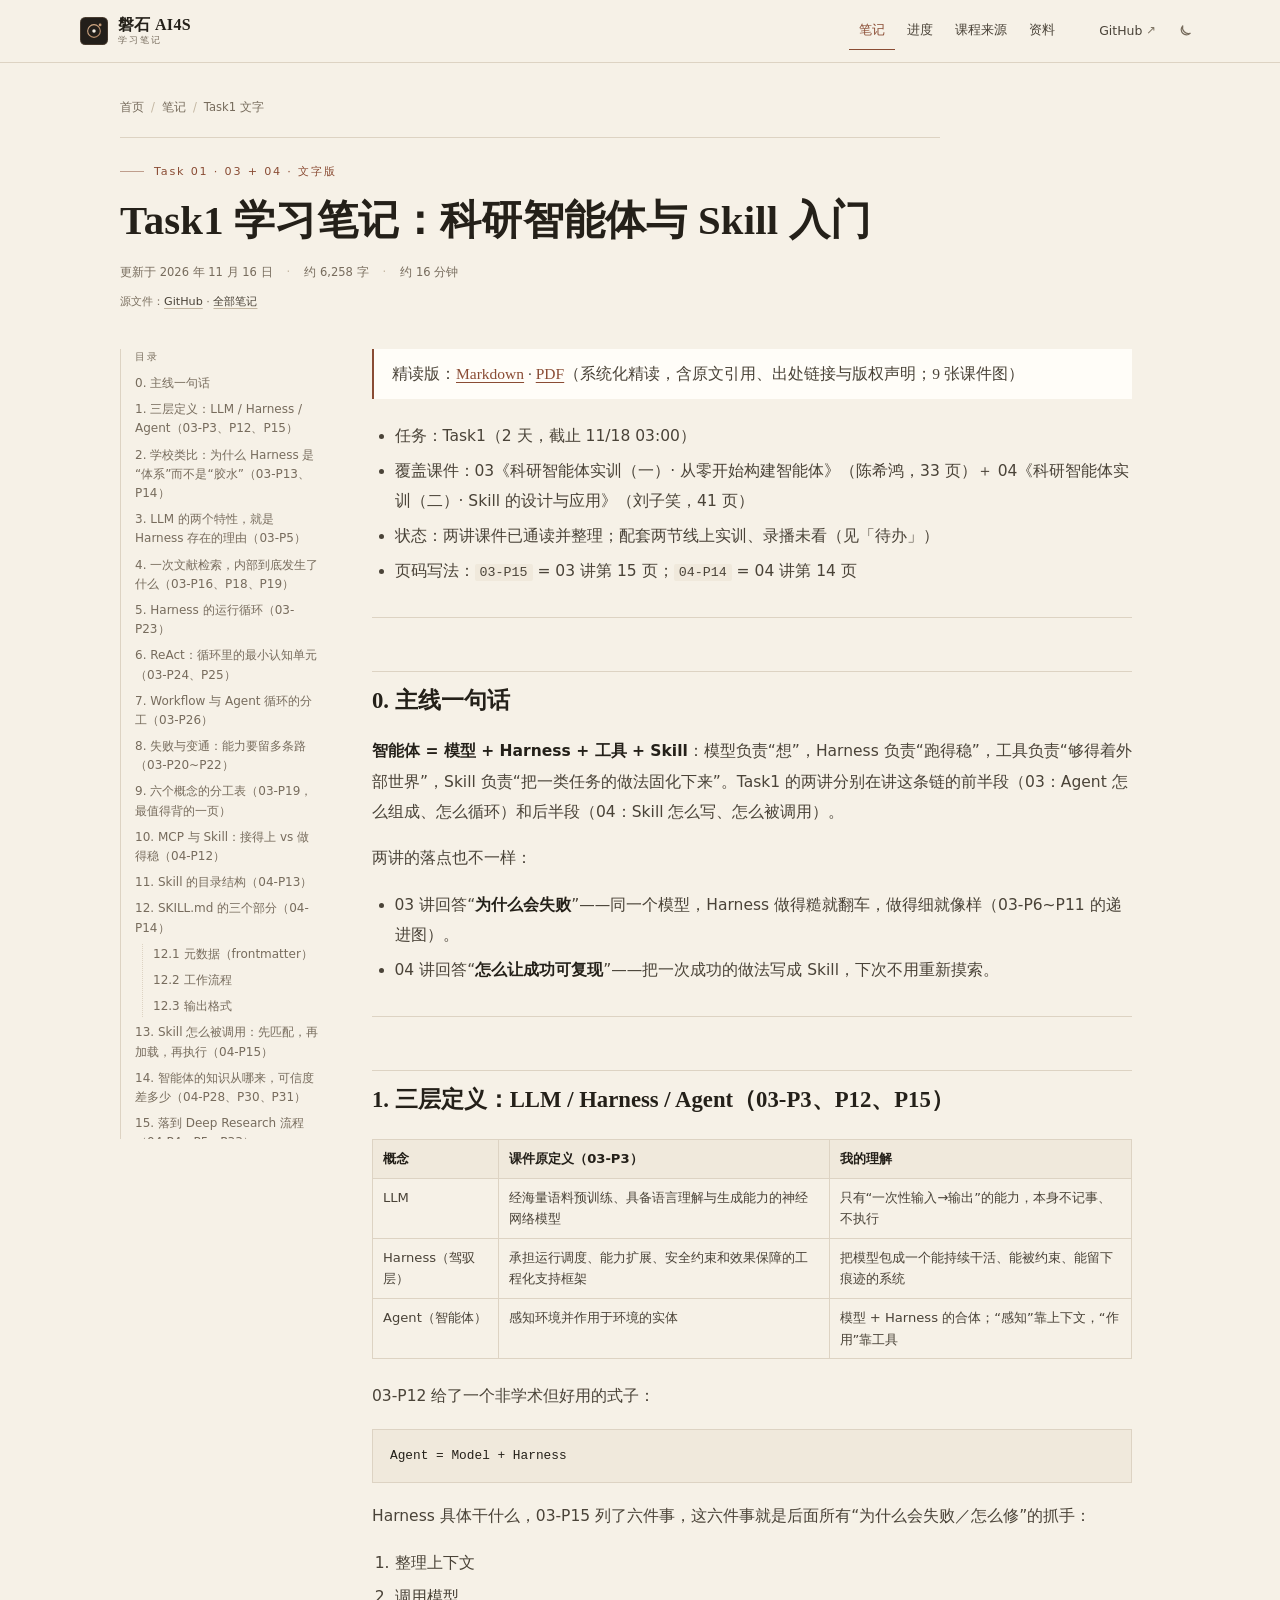
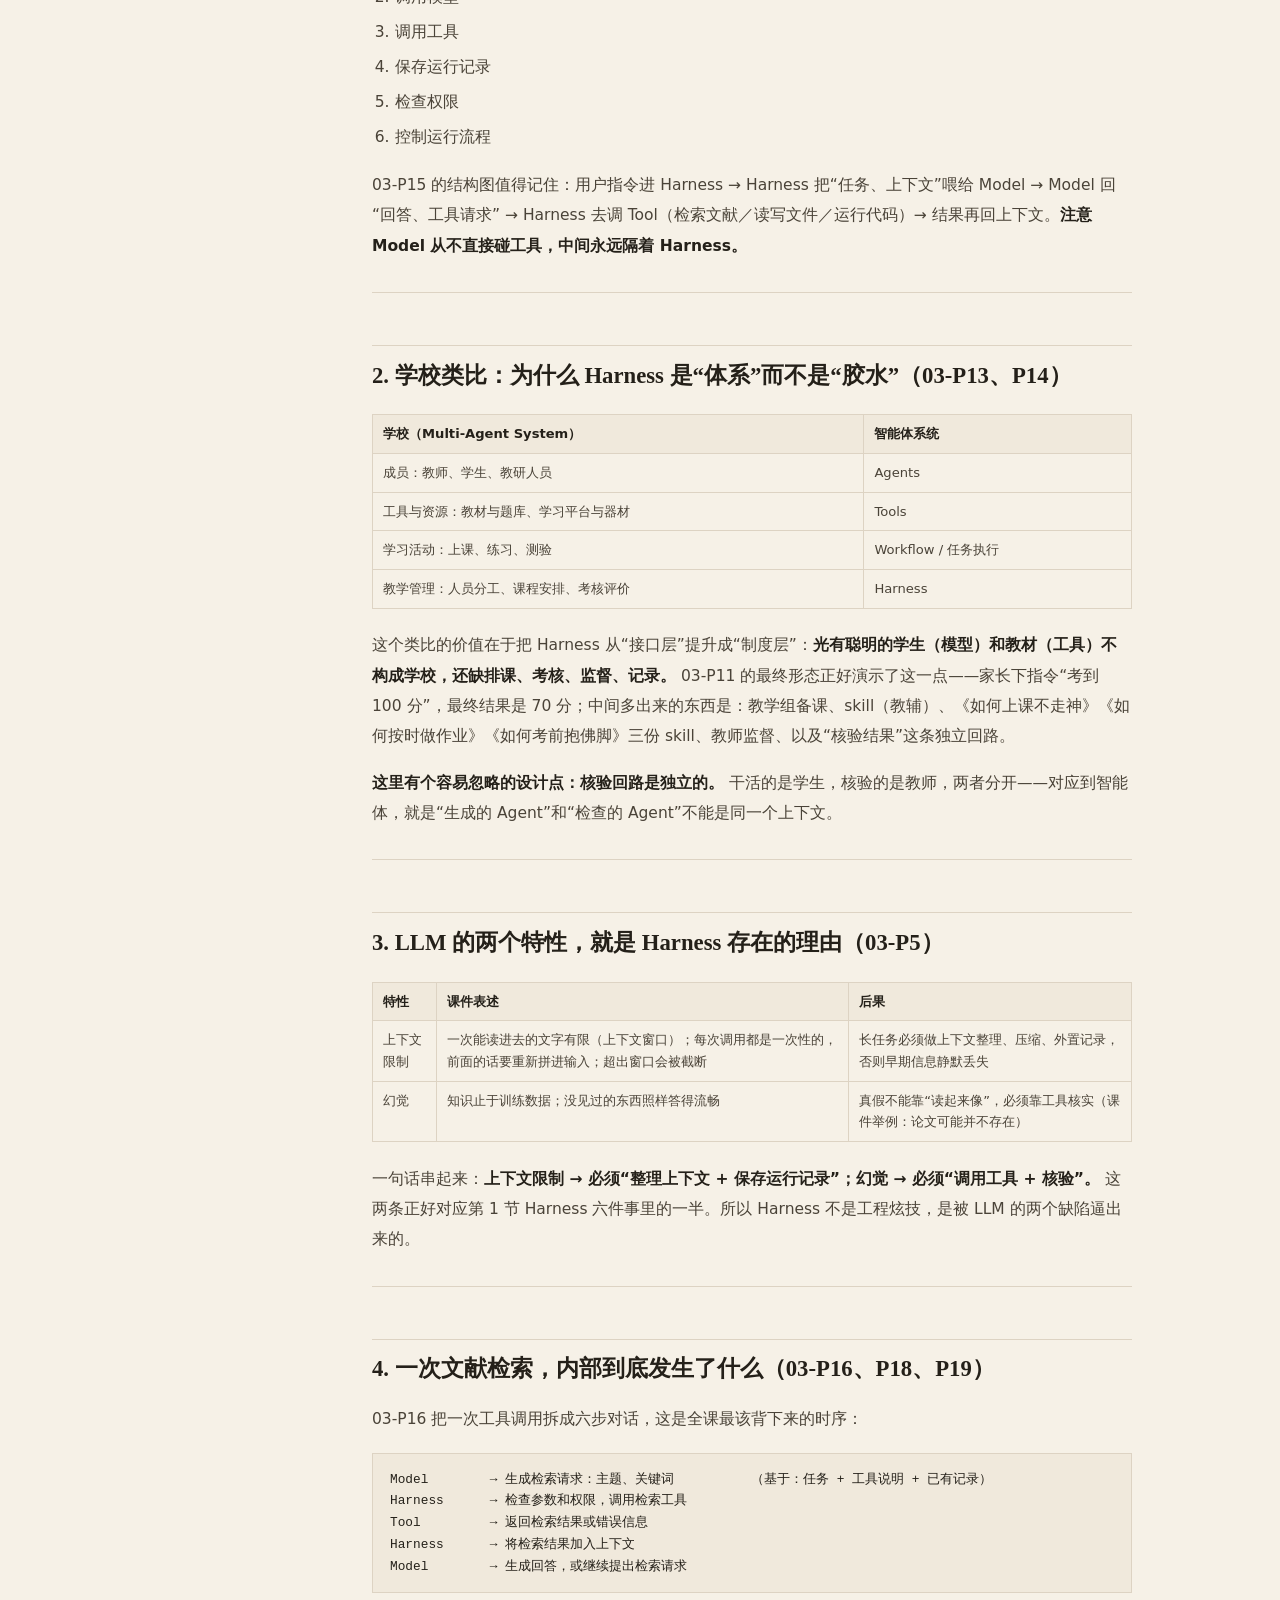
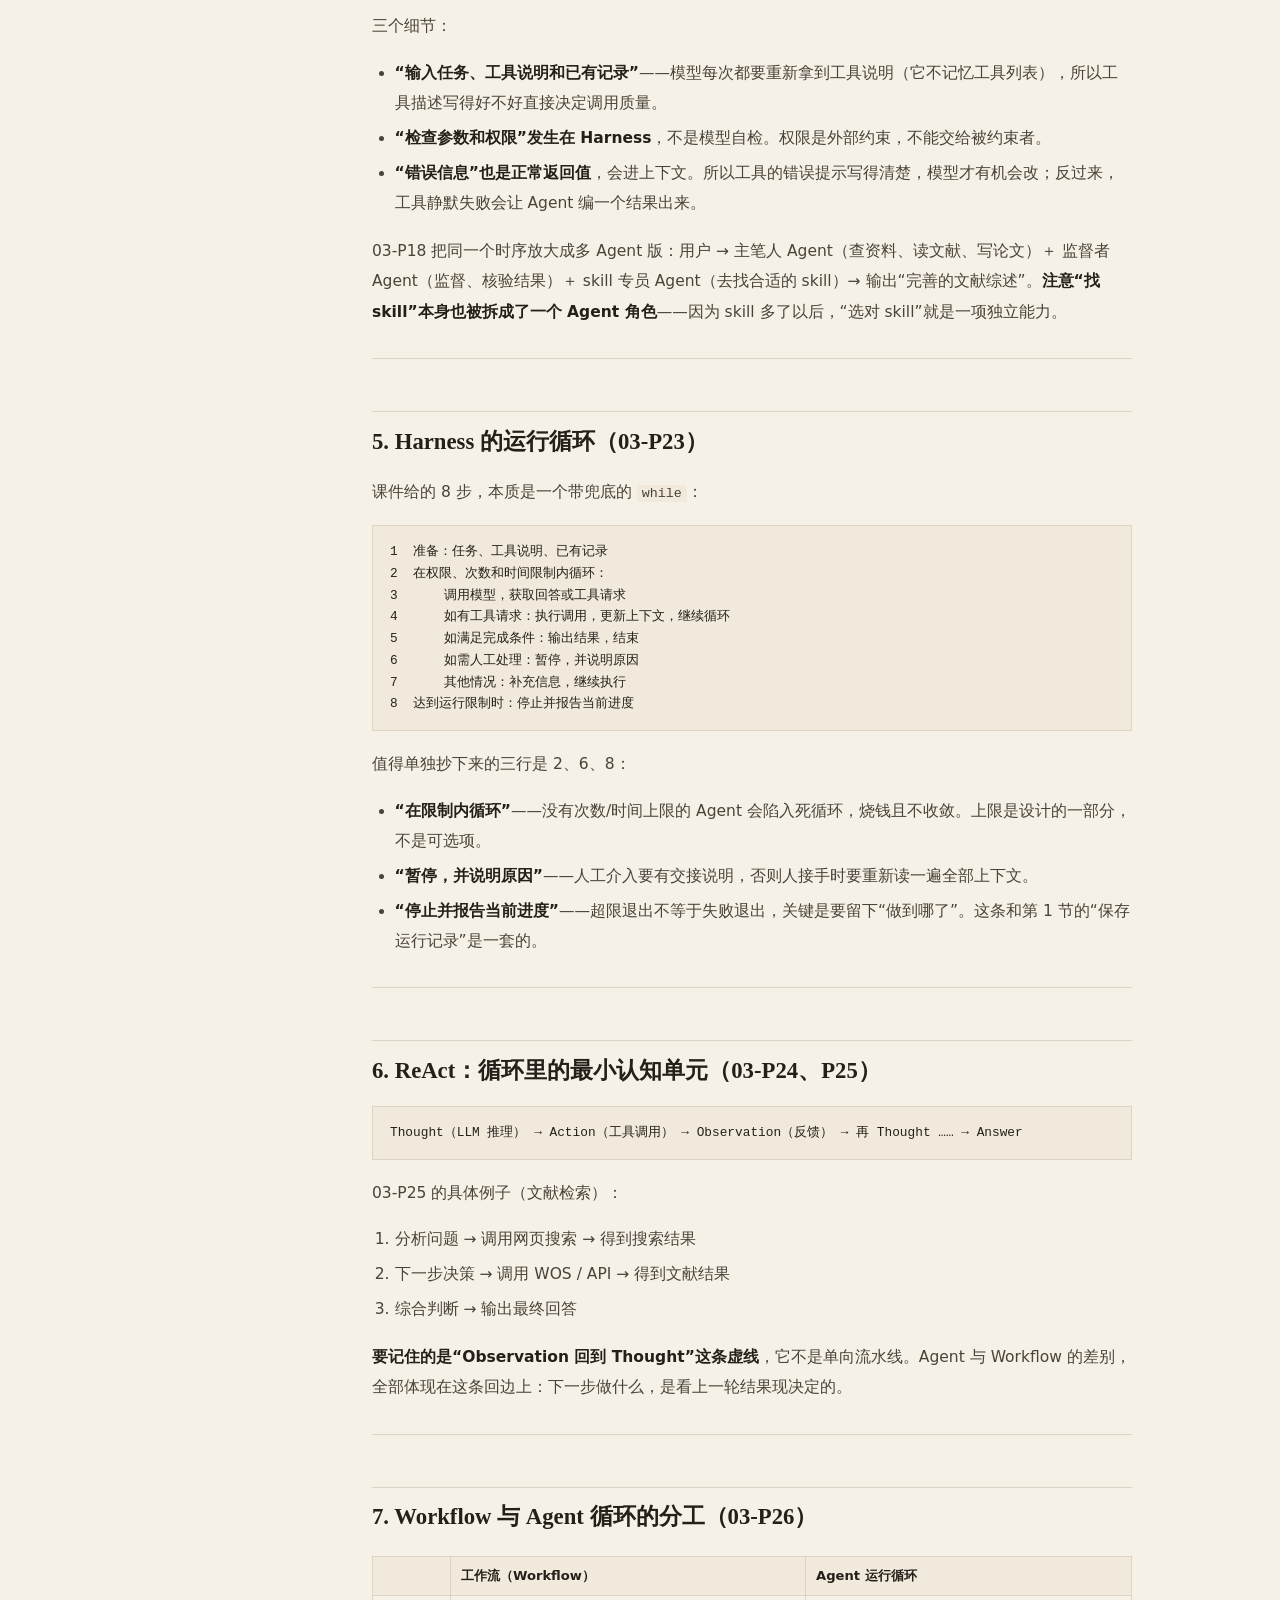
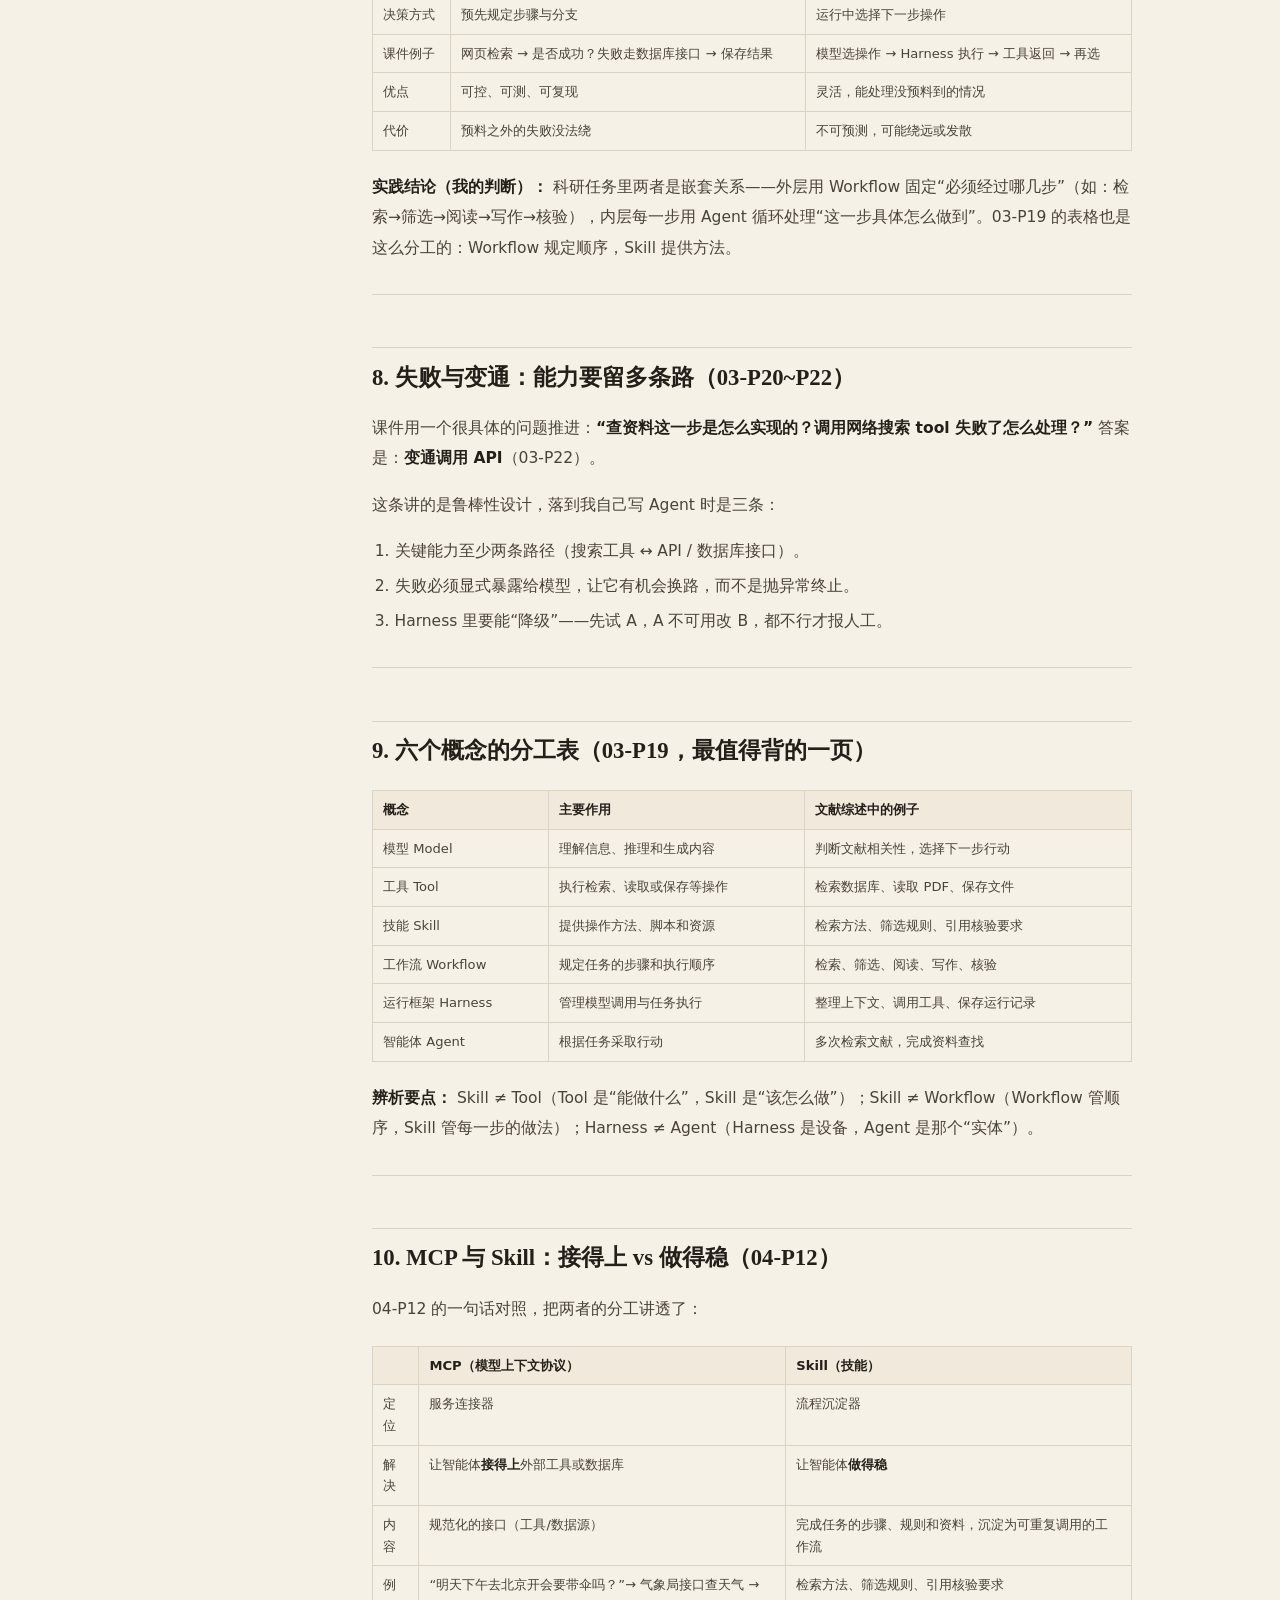
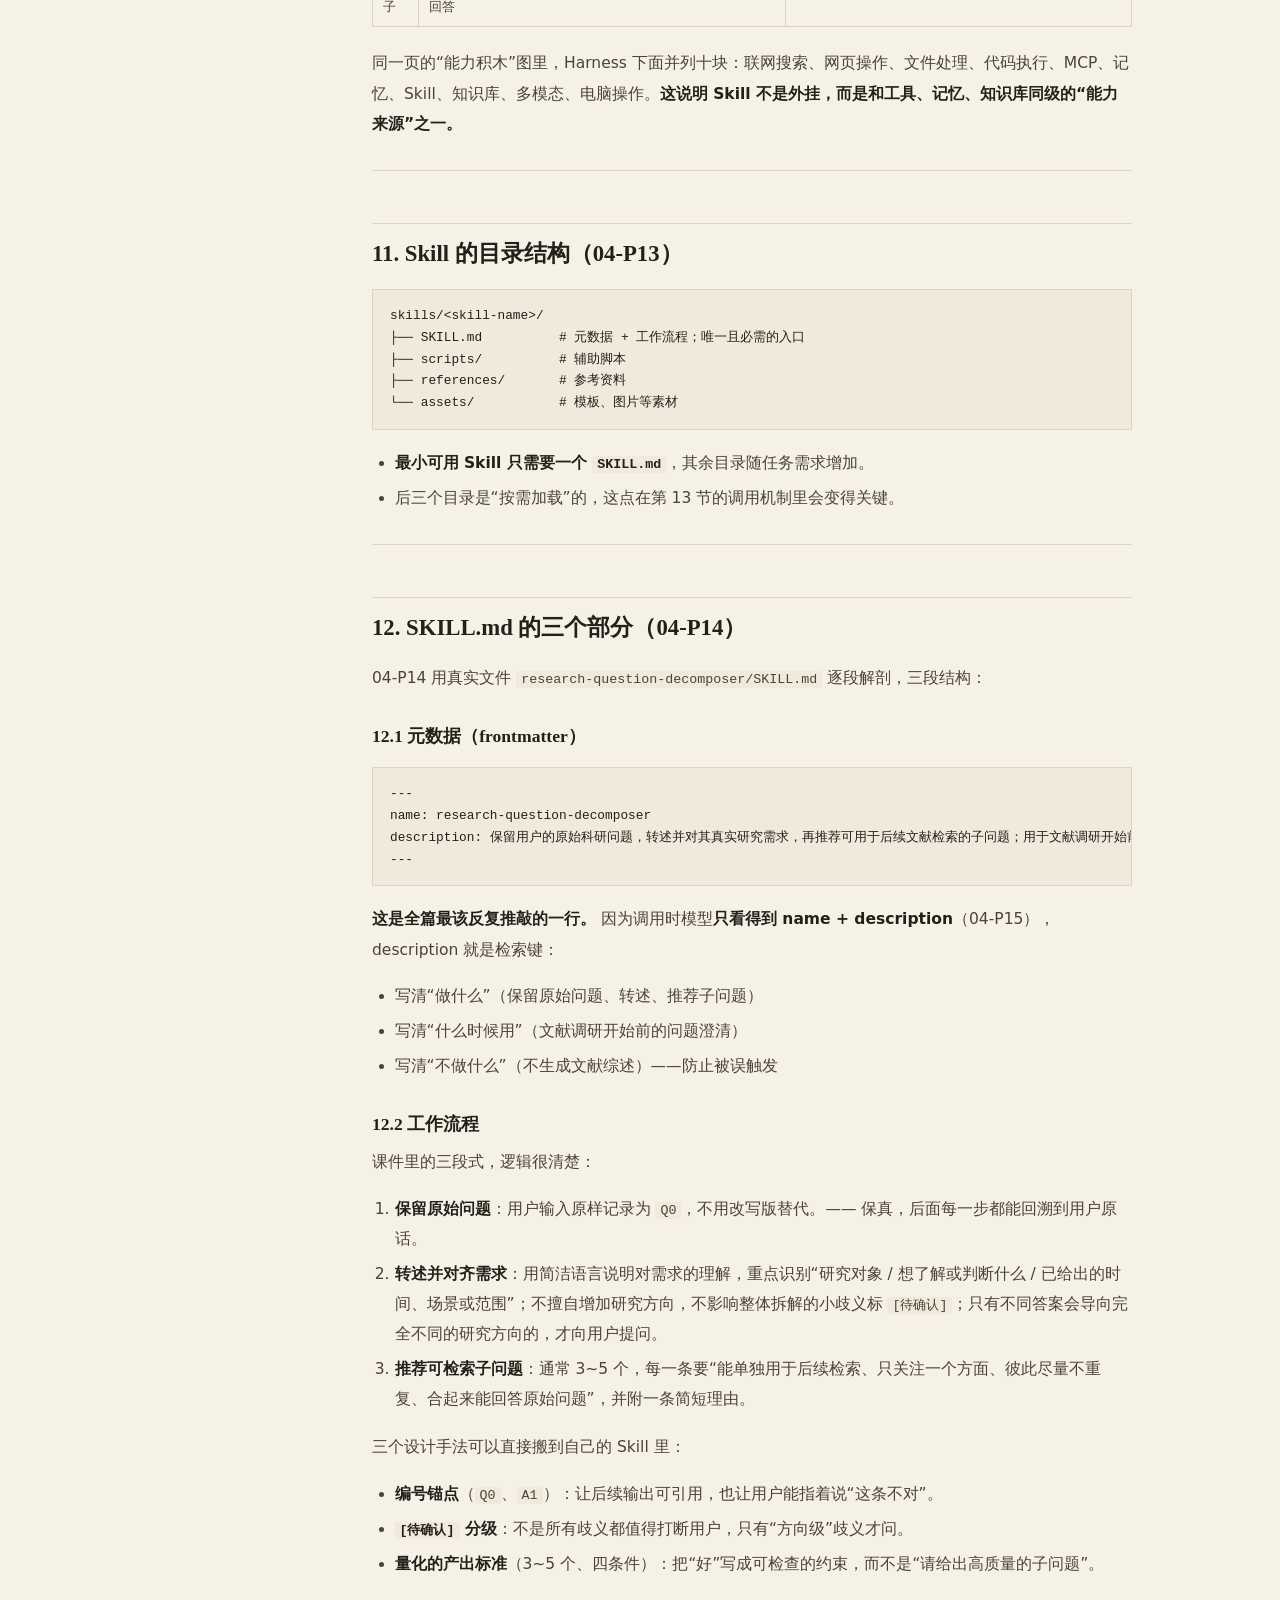
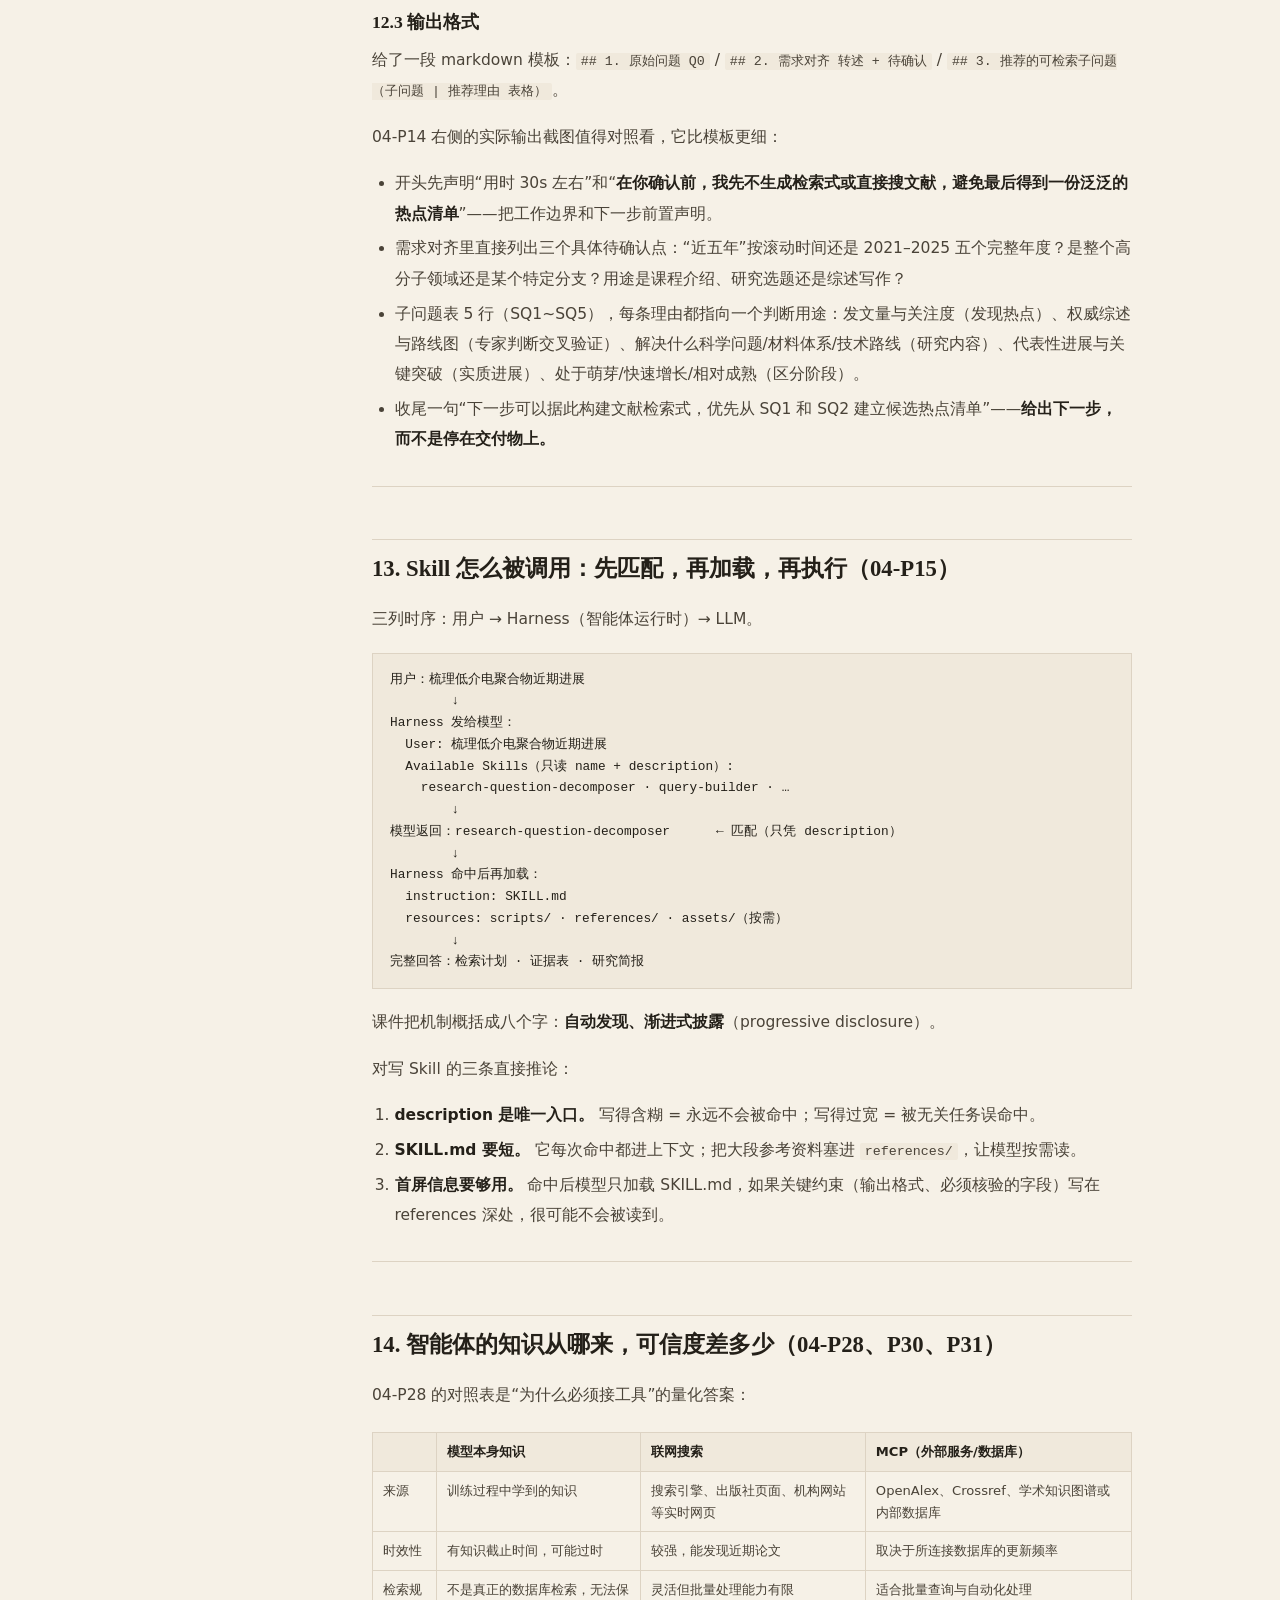
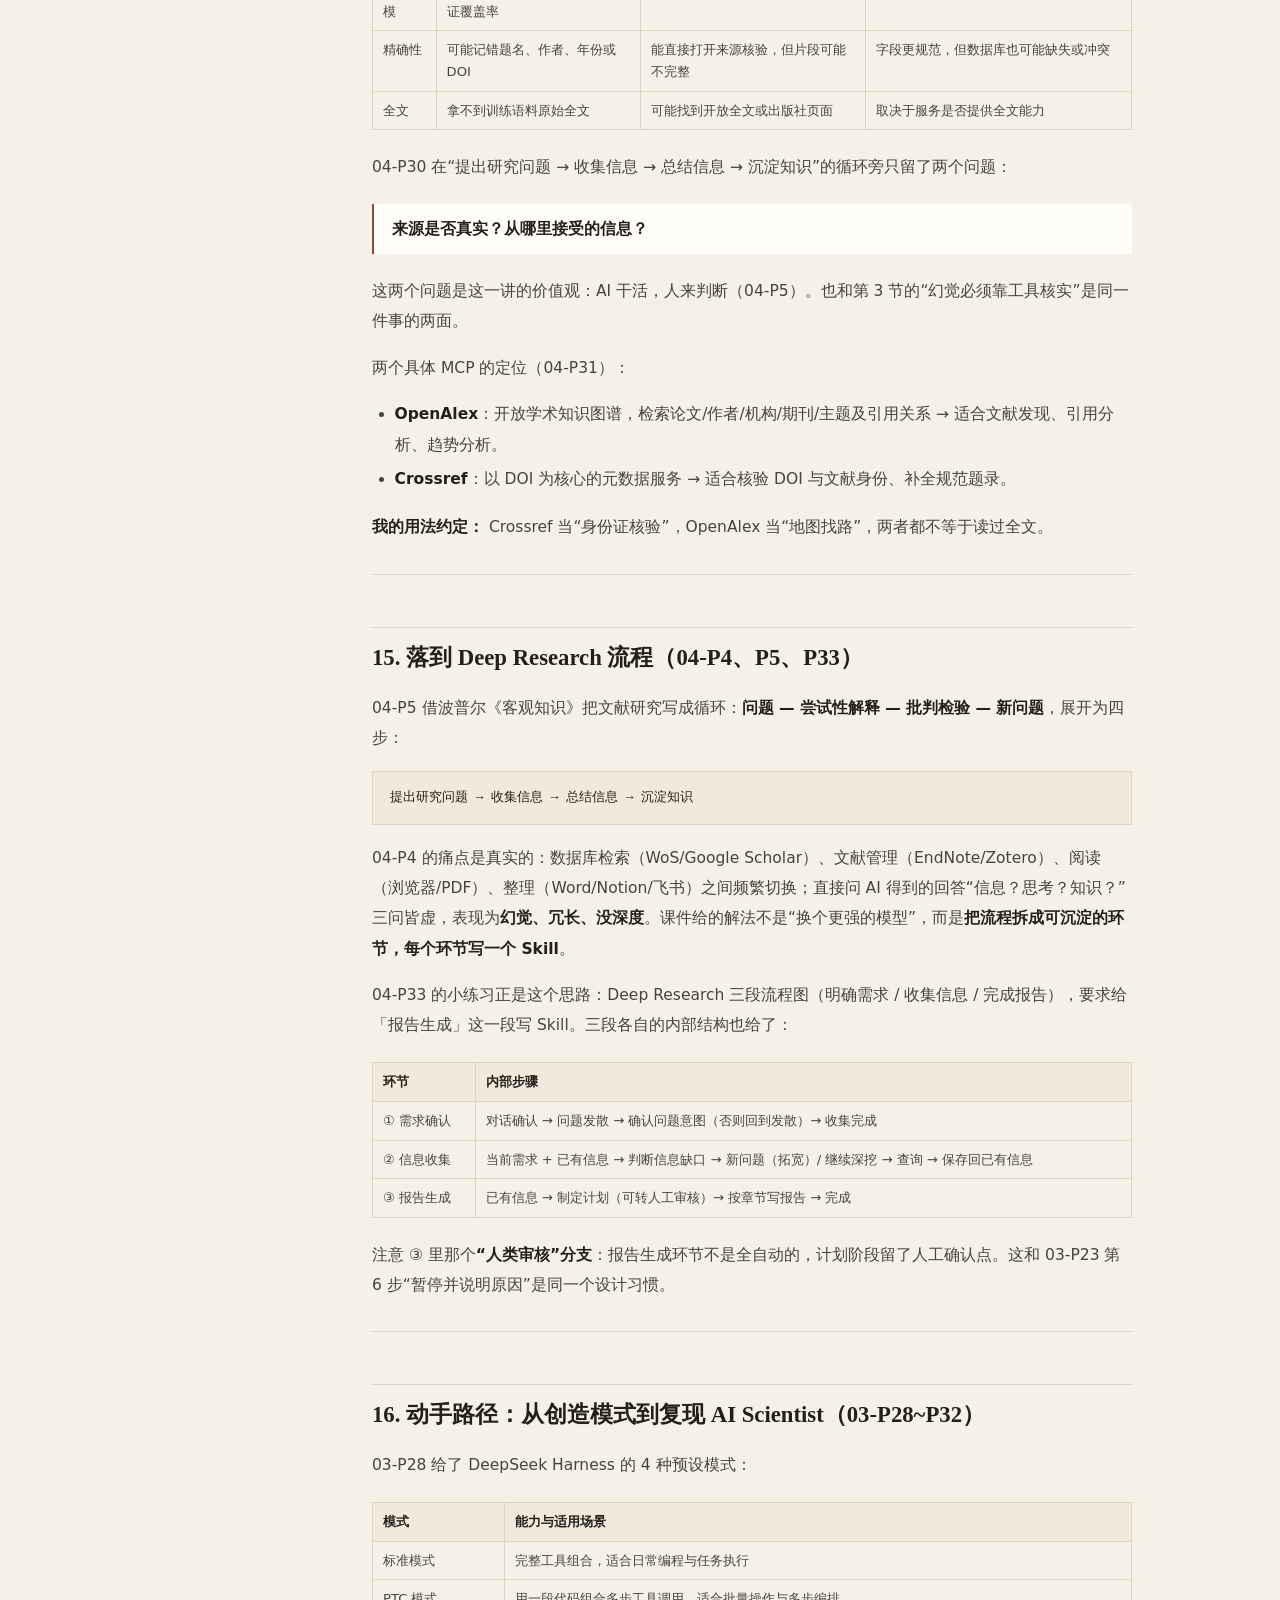
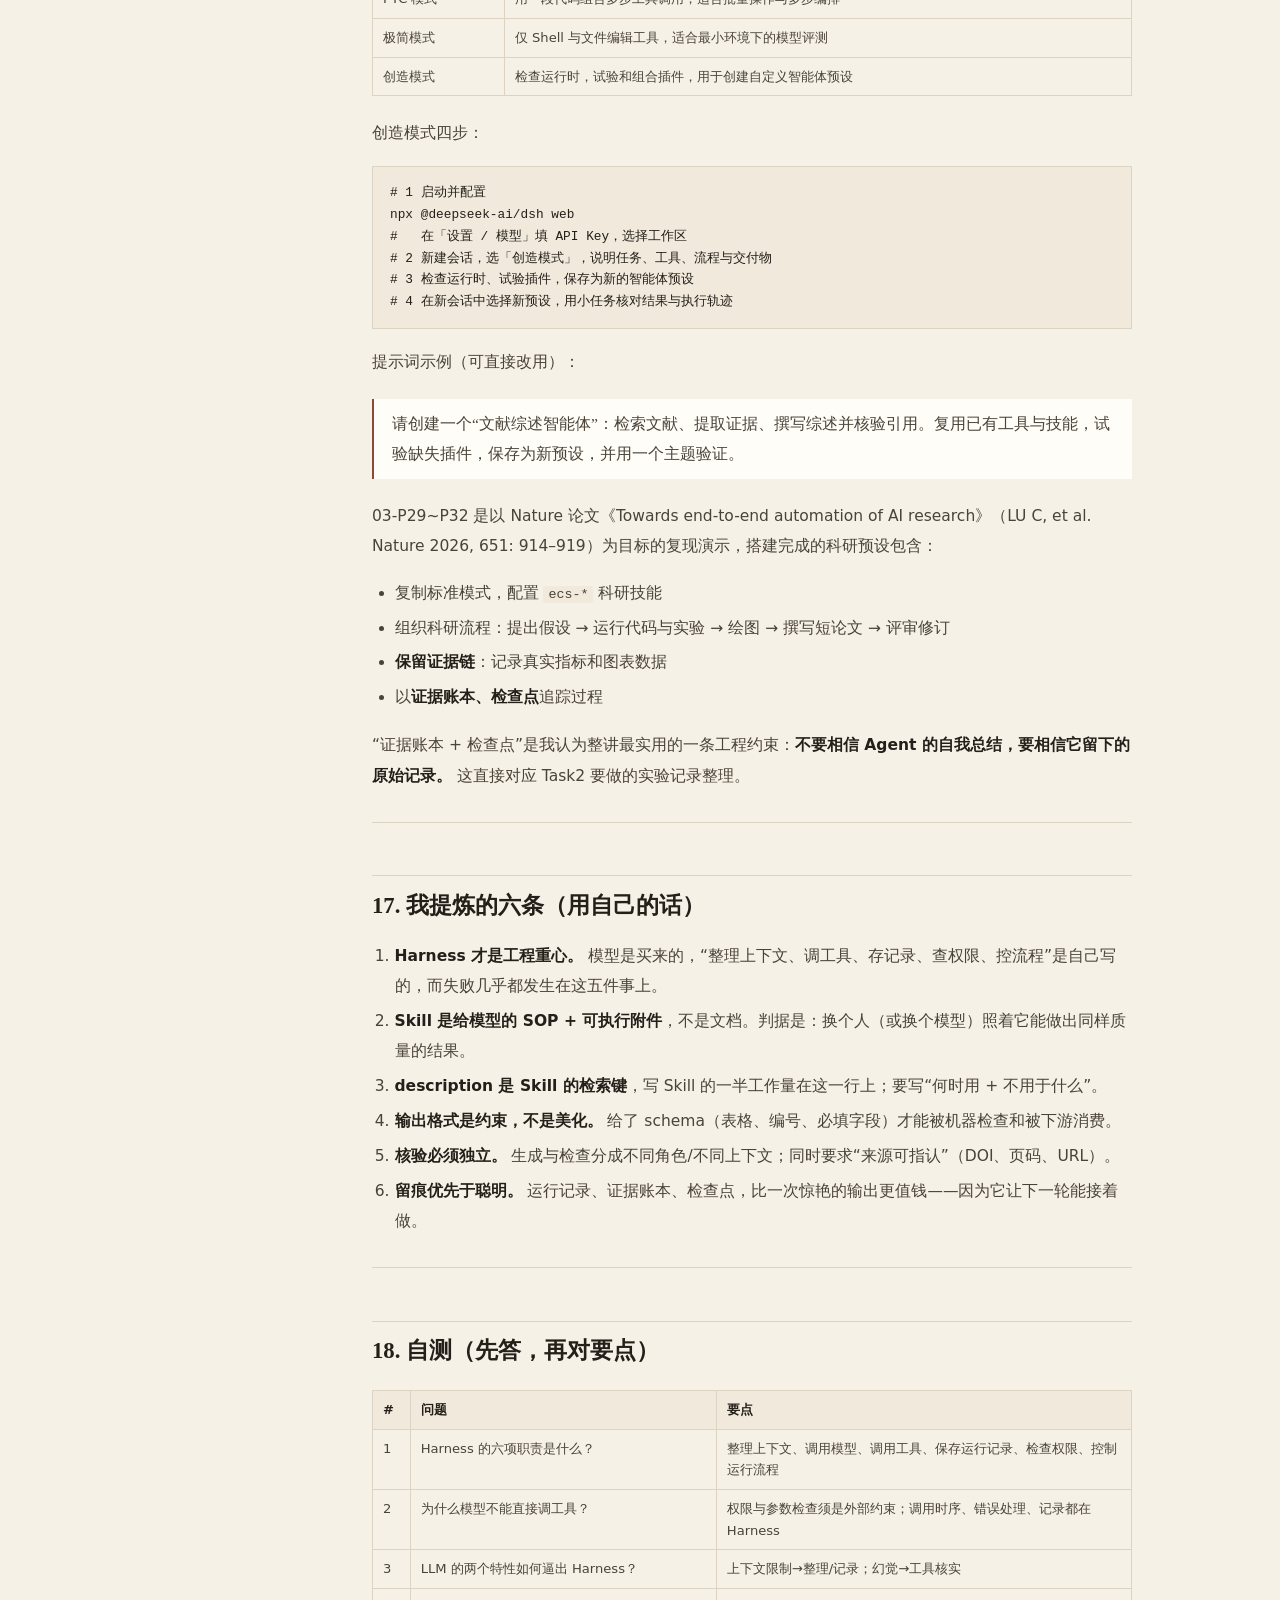
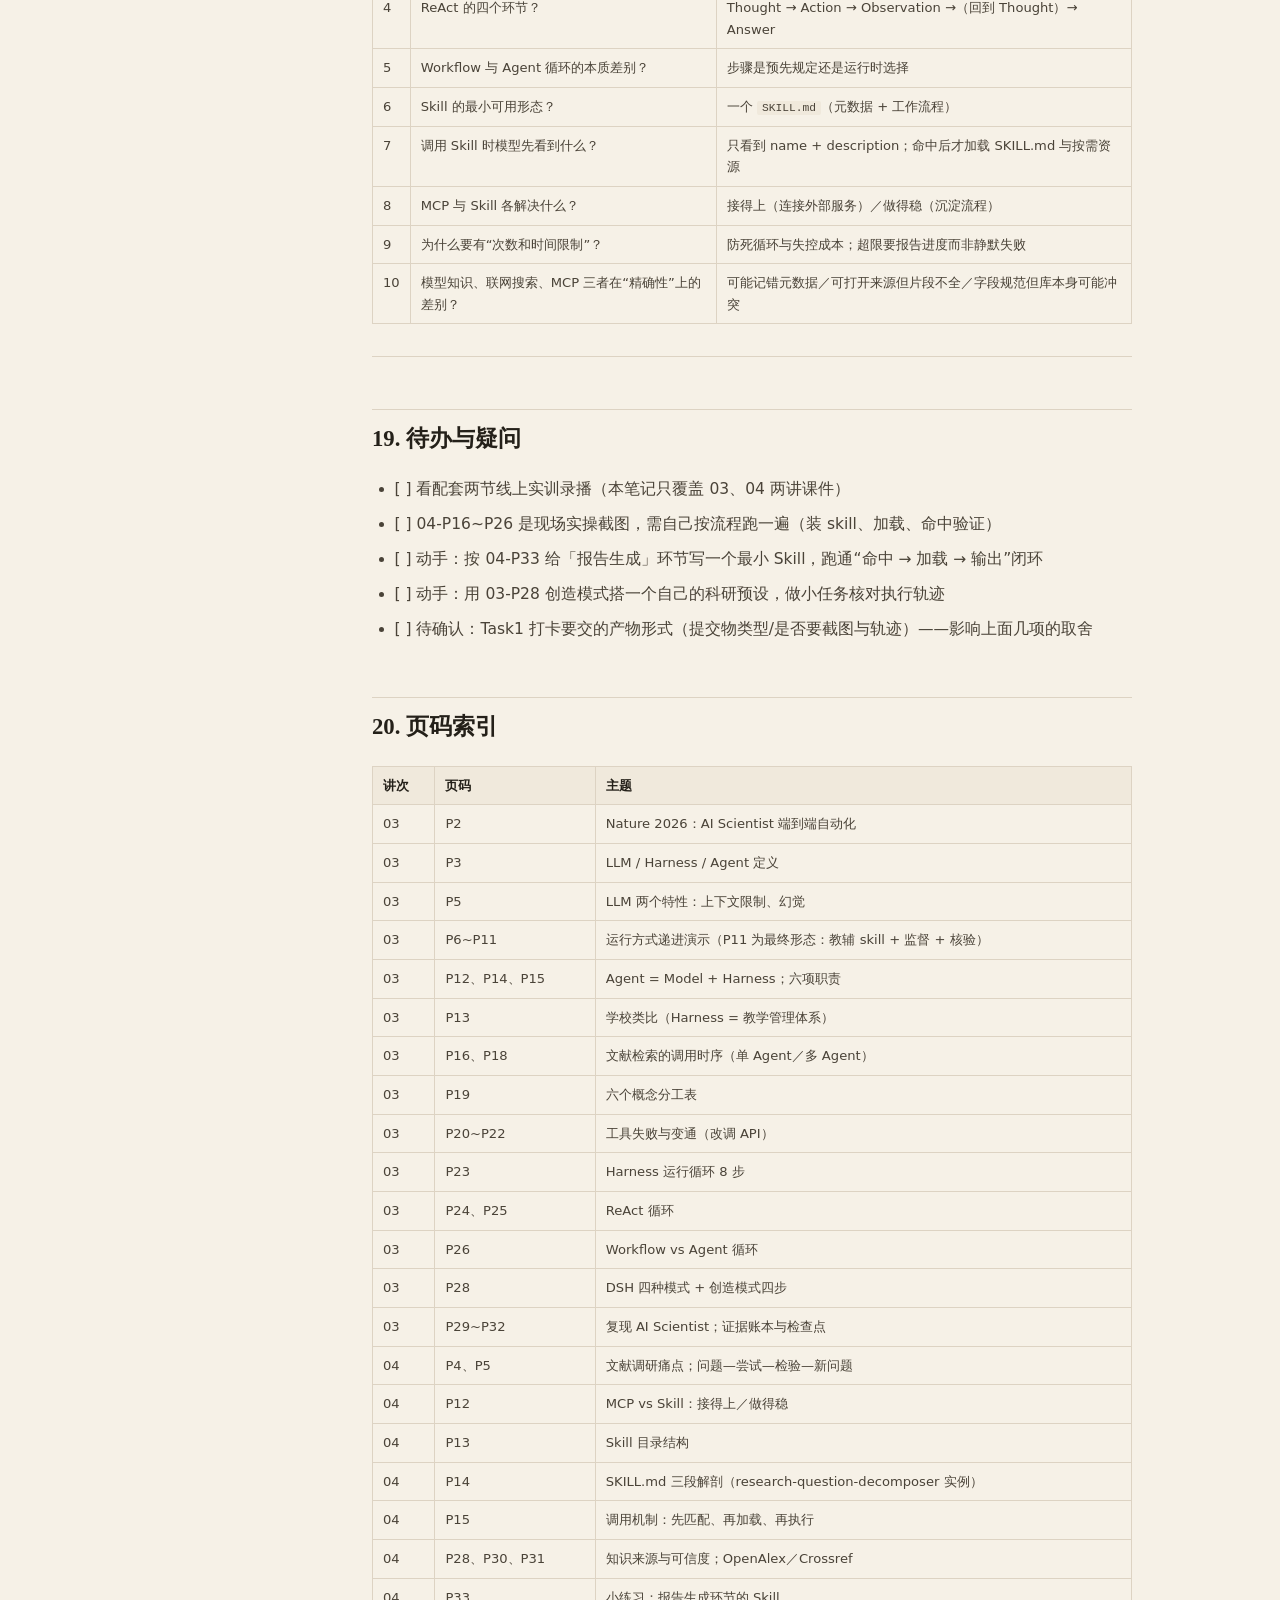
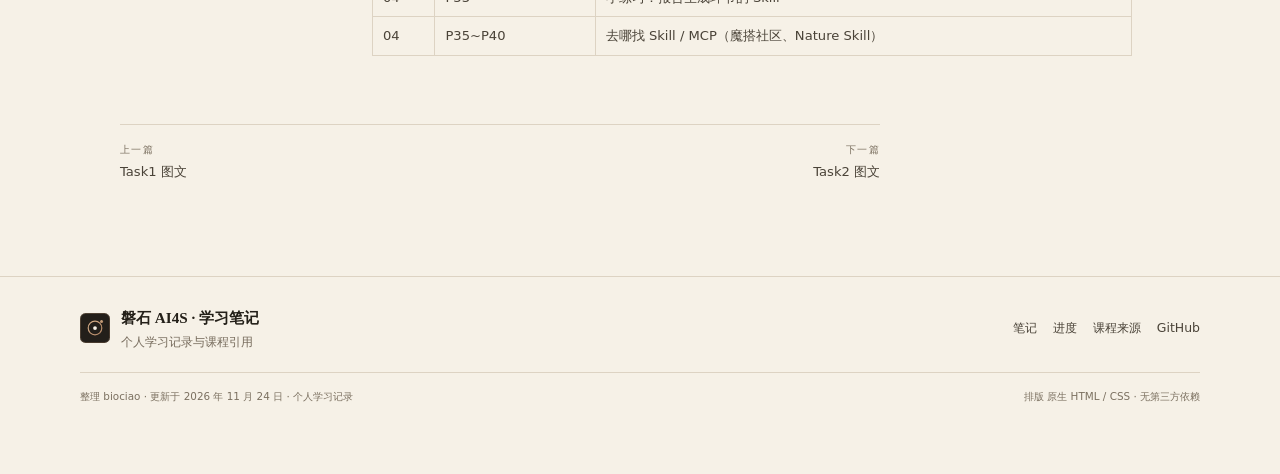
<file: docs/notes/task1-text.html>
<!DOCTYPE html>
<html lang="zh-CN" data-theme="dark">
<head>
  <meta charset="utf-8">
  <meta name="viewport" content="width=device-width, initial-scale=1">
  <title>Task1 学习笔记：科研智能体与 Skill 入门 · 磐石 AI4S</title>
  <meta name="description" content="同一份笔记的文字版：表格、页码索引、速查与自测题，适合检索、复制和打印。">
  <meta name="theme-color" content="#17130f">
  <meta name="author" content="biociao">
  <link rel="icon" href="../assets/favicon.svg" type="image/svg+xml">
  <link rel="stylesheet" href="../assets/style.css">
  <script>
    (function () {
      try {
        var saved = localStorage.getItem('ai4s-theme');
        var theme = saved || (window.matchMedia('(prefers-color-scheme: light)').matches ? 'light' : 'dark');
        document.documentElement.dataset.theme = theme;
      } catch (e) {
        document.documentElement.dataset.theme = 'dark';
      }
      document.documentElement.classList.add('js');
    })();
  </script>
</head>
<body class="page-note">
  <a class="skip-link" href="#main">跳到正文</a>
  <header class="nav" id="site-nav">
    <div class="wrap nav-inner">
      <a class="brand" href="../index.html" aria-label="磐石 AI4S 学习笔记，回到首页">
        <svg class="brand-mark" viewBox="0 0 64 64" aria-hidden="true">
          <defs>
            <linearGradient id="brandGrad" x1="0" y1="0" x2="1" y2="1">
              <stop offset="0" stop-color="#d9b28c"/><stop offset="1" stop-color="#b08463"/>
            </linearGradient>
          </defs>
          <rect width="64" height="64" rx="12" fill="#231f1a"/>
          <rect x="1" y="1" width="62" height="62" rx="11" fill="none" stroke="url(#brandGrad)" stroke-opacity=".55"/>
          <circle cx="32" cy="32" r="14.5" fill="none" stroke="url(#brandGrad)" stroke-width="2.5"/>
          <circle cx="32" cy="32" r="4" fill="#f6f1e7"/>
          <circle cx="46" cy="18" r="3.2" fill="url(#brandGrad)"/>
        </svg>
        <span class="brand-text"><strong>磐石 AI4S</strong><em>学习笔记</em></span>
      </a>

      <nav class="nav-links" id="site-menu" aria-label="页面导航">
        <a href="index.html" class="active" aria-current="page">笔记</a>
        <a href="../index.html#progress">进度</a>
        <a href="../index.html#sources">课程来源</a>
        <a href="../index.html#resources">资料</a>
      </nav>

      <div class="nav-actions">
        <a class="repo-link" href="https://github.com/biociao/panshi-ai4s-practice" target="_blank" rel="noopener">GitHub<span aria-hidden="true">↗</span></a>
        <button class="icon-btn theme-btn" type="button" data-theme-toggle aria-label="切换深浅色主题">
          <svg class="ico-moon" viewBox="0 0 24 24" aria-hidden="true"><path d="M20 14.5A8.5 8.5 0 0 1 9.5 4a7 7 0 1 0 10.5 10.5Z" fill="none" stroke="currentColor" stroke-width="1.7" stroke-linejoin="round"/></svg>
          <svg class="ico-sun" viewBox="0 0 24 24" aria-hidden="true"><circle cx="12" cy="12" r="4.2" fill="none" stroke="currentColor" stroke-width="1.7"/><path d="M12 2v2.4M12 19.6V22M2 12h2.4M19.6 12H22M4.9 4.9l1.7 1.7M17.4 17.4l1.7 1.7M19.1 4.9l-1.7 1.7M6.6 17.4l-1.7 1.7" fill="none" stroke="currentColor" stroke-width="1.7" stroke-linecap="round"/></svg>
        </button>
        <button class="icon-btn menu-btn" type="button" data-menu-toggle aria-expanded="false" aria-controls="site-menu" aria-label="打开导航菜单">
          <svg viewBox="0 0 24 24" aria-hidden="true"><path d="M4 7h16M4 12h16M4 17h16" fill="none" stroke="currentColor" stroke-width="1.8" stroke-linecap="round"/></svg>
        </button>
      </div>
    </div>
  </header>
  <main id="main" class="article-main">
    <div class="wrap article-wrap">
      <nav class="breadcrumb" aria-label="面包屑">
      <a href="../index.html">首页</a><span class="sep">/</span>
      <a href="index.html">笔记</a><span class="sep">/</span>
      <span aria-current="page">Task1 文字</span>
    </nav><header class="article-head">
      <p class="eyebrow">Task 01 · 03 + 04 · 文字版</p>
      <h1>Task1 学习笔记：科研智能体与 Skill 入门</h1>
      <p class="article-meta"><span>更新于 2026 年 11 月 16 日</span><span>约 6,258 字</span><span>约 16 分钟</span></p>
      <p class="article-source">源文件：<a href="https://github.com/biociao/panshi-ai4s-practice/blob/study/learning/notes/task1/README.md" target="_blank" rel="noopener">GitHub</a> · <a href="index.html">全部笔记</a></p>
    </header><details class="toc-mobile"><summary>目录</summary><nav class="toc" aria-label="本页目录"><ol><li><a href="#0-主线一句话">0. 主线一句话</a></li><li><a href="#1-三层定义llm-harness-agent03-p3p12p15">1. 三层定义：LLM / Harness / Agent（03-P3、P12、P15）</a></li><li><a href="#2-学校类比为什么-harness-是体系而不是胶水03-p13p14">2. 学校类比：为什么 Harness 是“体系”而不是“胶水”（03-P13、P14）</a></li><li><a href="#3-llm-的两个特性就是-harness-存在的理由03-p5">3. LLM 的两个特性，就是 Harness 存在的理由（03-P5）</a></li><li><a href="#4-一次文献检索内部到底发生了什么03-p16p18p19">4. 一次文献检索，内部到底发生了什么（03-P16、P18、P19）</a></li><li><a href="#5-harness-的运行循环03-p23">5. Harness 的运行循环（03-P23）</a></li><li><a href="#6-react循环里的最小认知单元03-p24p25">6. ReAct：循环里的最小认知单元（03-P24、P25）</a></li><li><a href="#7-workflow-与-agent-循环的分工03-p26">7. Workflow 与 Agent 循环的分工（03-P26）</a></li><li><a href="#8-失败与变通能力要留多条路03-p20p22">8. 失败与变通：能力要留多条路（03-P20~P22）</a></li><li><a href="#9-六个概念的分工表03-p19最值得背的一页">9. 六个概念的分工表（03-P19，最值得背的一页）</a></li><li><a href="#10-mcp-与-skill接得上-vs-做得稳04-p12">10. MCP 与 Skill：接得上 vs 做得稳（04-P12）</a></li><li><a href="#11-skill-的目录结构04-p13">11. Skill 的目录结构（04-P13）</a></li><li><a href="#12-skillmd-的三个部分04-p14">12. SKILL.md 的三个部分（04-P14）</a><ol><li><a href="#121-元数据frontmatter">12.1 元数据（frontmatter）</a></li><li><a href="#122-工作流程">12.2 工作流程</a></li><li><a href="#123-输出格式">12.3 输出格式</a></li></ol></li><li><a href="#13-skill-怎么被调用先匹配再加载再执行04-p15">13. Skill 怎么被调用：先匹配，再加载，再执行（04-P15）</a></li><li><a href="#14-智能体的知识从哪来可信度差多少04-p28p30p31">14. 智能体的知识从哪来，可信度差多少（04-P28、P30、P31）</a></li><li><a href="#15-落到-deep-research-流程04-p4p5p33">15. 落到 Deep Research 流程（04-P4、P5、P33）</a></li><li><a href="#16-动手路径从创造模式到复现-ai-scientist03-p28p32">16. 动手路径：从创造模式到复现 AI Scientist（03-P28~P32）</a></li><li><a href="#17-我提炼的六条用自己的话">17. 我提炼的六条（用自己的话）</a></li><li><a href="#18-自测先答再对要点">18. 自测（先答，再对要点）</a></li><li><a href="#19-待办与疑问">19. 待办与疑问</a></li><li><a href="#20-页码索引">20. 页码索引</a></li></ol></nav></details><div class="article-layout"><nav class="toc" aria-label="本页目录"><p class="toc-title">目录</p><ol><li><a href="#0-主线一句话">0. 主线一句话</a></li><li><a href="#1-三层定义llm-harness-agent03-p3p12p15">1. 三层定义：LLM / Harness / Agent（03-P3、P12、P15）</a></li><li><a href="#2-学校类比为什么-harness-是体系而不是胶水03-p13p14">2. 学校类比：为什么 Harness 是“体系”而不是“胶水”（03-P13、P14）</a></li><li><a href="#3-llm-的两个特性就是-harness-存在的理由03-p5">3. LLM 的两个特性，就是 Harness 存在的理由（03-P5）</a></li><li><a href="#4-一次文献检索内部到底发生了什么03-p16p18p19">4. 一次文献检索，内部到底发生了什么（03-P16、P18、P19）</a></li><li><a href="#5-harness-的运行循环03-p23">5. Harness 的运行循环（03-P23）</a></li><li><a href="#6-react循环里的最小认知单元03-p24p25">6. ReAct：循环里的最小认知单元（03-P24、P25）</a></li><li><a href="#7-workflow-与-agent-循环的分工03-p26">7. Workflow 与 Agent 循环的分工（03-P26）</a></li><li><a href="#8-失败与变通能力要留多条路03-p20p22">8. 失败与变通：能力要留多条路（03-P20~P22）</a></li><li><a href="#9-六个概念的分工表03-p19最值得背的一页">9. 六个概念的分工表（03-P19，最值得背的一页）</a></li><li><a href="#10-mcp-与-skill接得上-vs-做得稳04-p12">10. MCP 与 Skill：接得上 vs 做得稳（04-P12）</a></li><li><a href="#11-skill-的目录结构04-p13">11. Skill 的目录结构（04-P13）</a></li><li><a href="#12-skillmd-的三个部分04-p14">12. SKILL.md 的三个部分（04-P14）</a><ol><li><a href="#121-元数据frontmatter">12.1 元数据（frontmatter）</a></li><li><a href="#122-工作流程">12.2 工作流程</a></li><li><a href="#123-输出格式">12.3 输出格式</a></li></ol></li><li><a href="#13-skill-怎么被调用先匹配再加载再执行04-p15">13. Skill 怎么被调用：先匹配，再加载，再执行（04-P15）</a></li><li><a href="#14-智能体的知识从哪来可信度差多少04-p28p30p31">14. 智能体的知识从哪来，可信度差多少（04-P28、P30、P31）</a></li><li><a href="#15-落到-deep-research-流程04-p4p5p33">15. 落到 Deep Research 流程（04-P4、P5、P33）</a></li><li><a href="#16-动手路径从创造模式到复现-ai-scientist03-p28p32">16. 动手路径：从创造模式到复现 AI Scientist（03-P28~P32）</a></li><li><a href="#17-我提炼的六条用自己的话">17. 我提炼的六条（用自己的话）</a></li><li><a href="#18-自测先答再对要点">18. 自测（先答，再对要点）</a></li><li><a href="#19-待办与疑问">19. 待办与疑问</a></li><li><a href="#20-页码索引">20. 页码索引</a></li></ol></nav><article class="article-body"><blockquote>
<p>精读版：<a href="task1-illustrated.html">Markdown</a> · <a href="https://github.com/biociao/panshi-ai4s-practice/blob/study/learning/notes/task1/task1-illustrated-notes.pdf" rel="noopener" target="_blank">PDF</a>（系统化精读，含原文引用、出处链接与版权声明；9 张课件图）</p>
</blockquote>
<ul>
<li>任务：Task1（2 天，截止 11/18 03:00）</li>
<li>覆盖课件：03《科研智能体实训（一）· 从零开始构建智能体》（陈希鸿，33 页）＋ 04《科研智能体实训（二）· Skill 的设计与应用》（刘子笑，41 页）</li>
<li>状态：两讲课件已通读并整理；配套两节线上实训、录播未看（见「待办」）</li>
<li>页码写法：<code>03-P15</code> = 03 讲第 15 页；<code>04-P14</code> = 04 讲第 14 页</li>
</ul>
<hr/>
<h2 id="0-主线一句话">0. 主线一句话<a aria-label="链接到本节" class="heading-anchor" href="#0-主线一句话">#</a></h2>
<p><strong>智能体 = 模型 + Harness + 工具 + Skill</strong>：模型负责“想”，Harness 负责“跑得稳”，工具负责“够得着外部世界”，Skill 负责“把一类任务的做法固化下来”。Task1 的两讲分别在讲这条链的前半段（03：Agent 怎么组成、怎么循环）和后半段（04：Skill 怎么写、怎么被调用）。</p>
<p>两讲的落点也不一样：</p>
<ul>
<li>03 讲回答“<strong>为什么会失败</strong>”——同一个模型，Harness 做得糙就翻车，做得细就像样（03-P6~P11 的递进图）。</li>
<li>04 讲回答“<strong>怎么让成功可复现</strong>”——把一次成功的做法写成 Skill，下次不用重新摸索。</li>
</ul>
<hr/>
<h2 id="1-三层定义llm-harness-agent03-p3p12p15">1. 三层定义：LLM / Harness / Agent（03-P3、P12、P15）<a aria-label="链接到本节" class="heading-anchor" href="#1-三层定义llm-harness-agent03-p3p12p15">#</a></h2>
<div class="table-wrap"><table>
<thead>
<tr>
<th>概念</th>
<th>课件原定义（03-P3）</th>
<th>我的理解</th>
</tr>
</thead>
<tbody>
<tr>
<td>LLM</td>
<td>经海量语料预训练、具备语言理解与生成能力的神经网络模型</td>
<td>只有“一次性输入→输出”的能力，本身不记事、不执行</td>
</tr>
<tr>
<td>Harness（驾驭层）</td>
<td>承担运行调度、能力扩展、安全约束和效果保障的工程化支持框架</td>
<td>把模型包成一个能持续干活、能被约束、能留下痕迹的系统</td>
</tr>
<tr>
<td>Agent（智能体）</td>
<td>感知环境并作用于环境的实体</td>
<td>模型 + Harness 的合体；“感知”靠上下文，“作用”靠工具</td>
</tr>
</tbody>
</table></div>
<p>03-P12 给了一个非学术但好用的式子：</p>
<pre><code>Agent = Model + Harness
</code></pre>
<p>Harness 具体干什么，03-P15 列了六件事，这六件事就是后面所有“为什么会失败／怎么修”的抓手：</p>
<ol>
<li>整理上下文</li>
<li>调用模型</li>
<li>调用工具</li>
<li>保存运行记录</li>
<li>检查权限</li>
<li>控制运行流程</li>
</ol>
<p>03-P15 的结构图值得记住：用户指令进 Harness → Harness 把“任务、上下文”喂给 Model → Model 回“回答、工具请求” → Harness 去调 Tool（检索文献／读写文件／运行代码）→ 结果再回上下文。<strong>注意 Model 从不直接碰工具，中间永远隔着 Harness。</strong></p>
<hr/>
<h2 id="2-学校类比为什么-harness-是体系而不是胶水03-p13p14">2. 学校类比：为什么 Harness 是“体系”而不是“胶水”（03-P13、P14）<a aria-label="链接到本节" class="heading-anchor" href="#2-学校类比为什么-harness-是体系而不是胶水03-p13p14">#</a></h2>
<div class="table-wrap"><table>
<thead>
<tr>
<th>学校（Multi-Agent System）</th>
<th>智能体系统</th>
</tr>
</thead>
<tbody>
<tr>
<td>成员：教师、学生、教研人员</td>
<td>Agents</td>
</tr>
<tr>
<td>工具与资源：教材与题库、学习平台与器材</td>
<td>Tools</td>
</tr>
<tr>
<td>学习活动：上课、练习、测验</td>
<td>Workflow / 任务执行</td>
</tr>
<tr>
<td>教学管理：人员分工、课程安排、考核评价</td>
<td>Harness</td>
</tr>
</tbody>
</table></div>
<p>这个类比的价值在于把 Harness 从“接口层”提升成“制度层”：<strong>光有聪明的学生（模型）和教材（工具）不构成学校，还缺排课、考核、监督、记录。</strong> 03-P11 的最终形态正好演示了这一点——家长下指令“考到 100 分”，最终结果是 70 分；中间多出来的东西是：教学组备课、skill（教辅）、《如何上课不走神》《如何按时做作业》《如何考前抱佛脚》三份 skill、教师监督、以及“核验结果”这条独立回路。</p>
<p><strong>这里有个容易忽略的设计点：核验回路是独立的。</strong> 干活的是学生，核验的是教师，两者分开——对应到智能体，就是“生成的 Agent”和“检查的 Agent”不能是同一个上下文。</p>
<hr/>
<h2 id="3-llm-的两个特性就是-harness-存在的理由03-p5">3. LLM 的两个特性，就是 Harness 存在的理由（03-P5）<a aria-label="链接到本节" class="heading-anchor" href="#3-llm-的两个特性就是-harness-存在的理由03-p5">#</a></h2>
<div class="table-wrap"><table>
<thead>
<tr>
<th>特性</th>
<th>课件表述</th>
<th>后果</th>
</tr>
</thead>
<tbody>
<tr>
<td>上下文限制</td>
<td>一次能读进去的文字有限（上下文窗口）；每次调用都是一次性的，前面的话要重新拼进输入；超出窗口会被截断</td>
<td>长任务必须做上下文整理、压缩、外置记录，否则早期信息静默丢失</td>
</tr>
<tr>
<td>幻觉</td>
<td>知识止于训练数据；没见过的东西照样答得流畅</td>
<td>真假不能靠“读起来像”，必须靠工具核实（课件举例：论文可能并不存在）</td>
</tr>
</tbody>
</table></div>
<p>一句话串起来：<strong>上下文限制 → 必须“整理上下文 + 保存运行记录”；幻觉 → 必须“调用工具 + 核验”。</strong> 这两条正好对应第 1 节 Harness 六件事里的一半。所以 Harness 不是工程炫技，是被 LLM 的两个缺陷逼出来的。</p>
<hr/>
<h2 id="4-一次文献检索内部到底发生了什么03-p16p18p19">4. 一次文献检索，内部到底发生了什么（03-P16、P18、P19）<a aria-label="链接到本节" class="heading-anchor" href="#4-一次文献检索内部到底发生了什么03-p16p18p19">#</a></h2>
<p>03-P16 把一次工具调用拆成六步对话，这是全课最该背下来的时序：</p>
<pre><code>Model        → 生成检索请求：主题、关键词          （基于：任务 + 工具说明 + 已有记录）
Harness      → 检查参数和权限，调用检索工具
Tool         → 返回检索结果或错误信息
Harness      → 将检索结果加入上下文
Model        → 生成回答，或继续提出检索请求
</code></pre>
<p>三个细节：</p>
<ul>
<li><strong>“输入任务、工具说明和已有记录”</strong>——模型每次都要重新拿到工具说明（它不记忆工具列表），所以工具描述写得好不好直接决定调用质量。</li>
<li><strong>“检查参数和权限”发生在 Harness</strong>，不是模型自检。权限是外部约束，不能交给被约束者。</li>
<li><strong>“错误信息”也是正常返回值</strong>，会进上下文。所以工具的错误提示写得清楚，模型才有机会改；反过来，工具静默失败会让 Agent 编一个结果出来。</li>
</ul>
<p>03-P18 把同一个时序放大成多 Agent 版：用户 → 主笔人 Agent（查资料、读文献、写论文）＋ 监督者 Agent（监督、核验结果）＋ skill 专员 Agent（去找合适的 skill）→ 输出“完善的文献综述”。<strong>注意“找 skill”本身也被拆成了一个 Agent 角色</strong>——因为 skill 多了以后，“选对 skill”就是一项独立能力。</p>
<hr/>
<h2 id="5-harness-的运行循环03-p23">5. Harness 的运行循环（03-P23）<a aria-label="链接到本节" class="heading-anchor" href="#5-harness-的运行循环03-p23">#</a></h2>
<p>课件给的 8 步，本质是一个带兜底的 <code>while</code>：</p>
<pre><code>1  准备：任务、工具说明、已有记录
2  在权限、次数和时间限制内循环：
3      调用模型，获取回答或工具请求
4      如有工具请求：执行调用，更新上下文，继续循环
5      如满足完成条件：输出结果，结束
6      如需人工处理：暂停，并说明原因
7      其他情况：补充信息，继续执行
8  达到运行限制时：停止并报告当前进度
</code></pre>
<p>值得单独抄下来的三行是 2、6、8：</p>
<ul>
<li><strong>“在限制内循环”</strong>——没有次数/时间上限的 Agent 会陷入死循环，烧钱且不收敛。上限是设计的一部分，不是可选项。</li>
<li><strong>“暂停，并说明原因”</strong>——人工介入要有交接说明，否则人接手时要重新读一遍全部上下文。</li>
<li><strong>“停止并报告当前进度”</strong>——超限退出不等于失败退出，关键是要留下“做到哪了”。这条和第 1 节的“保存运行记录”是一套的。</li>
</ul>
<hr/>
<h2 id="6-react循环里的最小认知单元03-p24p25">6. ReAct：循环里的最小认知单元（03-P24、P25）<a aria-label="链接到本节" class="heading-anchor" href="#6-react循环里的最小认知单元03-p24p25">#</a></h2>
<pre><code>Thought（LLM 推理） → Action（工具调用） → Observation（反馈） → 再 Thought …… → Answer
</code></pre>
<p>03-P25 的具体例子（文献检索）：</p>
<ol>
<li>分析问题 → 调用网页搜索 → 得到搜索结果</li>
<li>下一步决策 → 调用 WOS / API → 得到文献结果</li>
<li>综合判断 → 输出最终回答</li>
</ol>
<p><strong>要记住的是“Observation 回到 Thought”这条虚线</strong>，它不是单向流水线。Agent 与 Workflow 的差别，全部体现在这条回边上：下一步做什么，是看上一轮结果现决定的。</p>
<hr/>
<h2 id="7-workflow-与-agent-循环的分工03-p26">7. Workflow 与 Agent 循环的分工（03-P26）<a aria-label="链接到本节" class="heading-anchor" href="#7-workflow-与-agent-循环的分工03-p26">#</a></h2>
<div class="table-wrap"><table>
<thead>
<tr>
<th></th>
<th>工作流（Workflow）</th>
<th>Agent 运行循环</th>
</tr>
</thead>
<tbody>
<tr>
<td>决策方式</td>
<td>预先规定步骤与分支</td>
<td>运行中选择下一步操作</td>
</tr>
<tr>
<td>课件例子</td>
<td>网页检索 → 是否成功？失败走数据库接口 → 保存结果</td>
<td>模型选操作 → Harness 执行 → 工具返回 → 再选</td>
</tr>
<tr>
<td>优点</td>
<td>可控、可测、可复现</td>
<td>灵活，能处理没预料到的情况</td>
</tr>
<tr>
<td>代价</td>
<td>预料之外的失败没法绕</td>
<td>不可预测，可能绕远或发散</td>
</tr>
</tbody>
</table></div>
<p><strong>实践结论（我的判断）：</strong> 科研任务里两者是嵌套关系——外层用 Workflow 固定“必须经过哪几步”（如：检索→筛选→阅读→写作→核验），内层每一步用 Agent 循环处理“这一步具体怎么做到”。03-P19 的表格也是这么分工的：Workflow 规定顺序，Skill 提供方法。</p>
<hr/>
<h2 id="8-失败与变通能力要留多条路03-p20p22">8. 失败与变通：能力要留多条路（03-P20~P22）<a aria-label="链接到本节" class="heading-anchor" href="#8-失败与变通能力要留多条路03-p20p22">#</a></h2>
<p>课件用一个很具体的问题推进：<strong>“查资料这一步是怎么实现的？调用网络搜索 tool 失败了怎么处理？”</strong> 答案是：<strong>变通调用 API</strong>（03-P22）。</p>
<p>这条讲的是鲁棒性设计，落到我自己写 Agent 时是三条：</p>
<ol>
<li>关键能力至少两条路径（搜索工具 ↔ API / 数据库接口）。</li>
<li>失败必须显式暴露给模型，让它有机会换路，而不是抛异常终止。</li>
<li>Harness 里要能“降级”——先试 A，A 不可用改 B，都不行才报人工。</li>
</ol>
<hr/>
<h2 id="9-六个概念的分工表03-p19最值得背的一页">9. 六个概念的分工表（03-P19，最值得背的一页）<a aria-label="链接到本节" class="heading-anchor" href="#9-六个概念的分工表03-p19最值得背的一页">#</a></h2>
<div class="table-wrap"><table>
<thead>
<tr>
<th>概念</th>
<th>主要作用</th>
<th>文献综述中的例子</th>
</tr>
</thead>
<tbody>
<tr>
<td>模型 Model</td>
<td>理解信息、推理和生成内容</td>
<td>判断文献相关性，选择下一步行动</td>
</tr>
<tr>
<td>工具 Tool</td>
<td>执行检索、读取或保存等操作</td>
<td>检索数据库、读取 PDF、保存文件</td>
</tr>
<tr>
<td>技能 Skill</td>
<td>提供操作方法、脚本和资源</td>
<td>检索方法、筛选规则、引用核验要求</td>
</tr>
<tr>
<td>工作流 Workflow</td>
<td>规定任务的步骤和执行顺序</td>
<td>检索、筛选、阅读、写作、核验</td>
</tr>
<tr>
<td>运行框架 Harness</td>
<td>管理模型调用与任务执行</td>
<td>整理上下文、调用工具、保存运行记录</td>
</tr>
<tr>
<td>智能体 Agent</td>
<td>根据任务采取行动</td>
<td>多次检索文献，完成资料查找</td>
</tr>
</tbody>
</table></div>
<p><strong>辨析要点：</strong> Skill ≠ Tool（Tool 是“能做什么”，Skill 是“该怎么做”）；Skill ≠ Workflow（Workflow 管顺序，Skill 管每一步的做法）；Harness ≠ Agent（Harness 是设备，Agent 是那个“实体”）。</p>
<hr/>
<h2 id="10-mcp-与-skill接得上-vs-做得稳04-p12">10. MCP 与 Skill：接得上 vs 做得稳（04-P12）<a aria-label="链接到本节" class="heading-anchor" href="#10-mcp-与-skill接得上-vs-做得稳04-p12">#</a></h2>
<p>04-P12 的一句话对照，把两者的分工讲透了：</p>
<div class="table-wrap"><table>
<thead>
<tr>
<th></th>
<th>MCP（模型上下文协议）</th>
<th>Skill（技能）</th>
</tr>
</thead>
<tbody>
<tr>
<td>定位</td>
<td>服务连接器</td>
<td>流程沉淀器</td>
</tr>
<tr>
<td>解决</td>
<td>让智能体<strong>接得上</strong>外部工具或数据库</td>
<td>让智能体<strong>做得稳</strong></td>
</tr>
<tr>
<td>内容</td>
<td>规范化的接口（工具/数据源）</td>
<td>完成任务的步骤、规则和资料，沉淀为可重复调用的工作流</td>
</tr>
<tr>
<td>例子</td>
<td>“明天下午去北京开会要带伞吗？”→ 气象局接口查天气 → 回答</td>
<td>检索方法、筛选规则、引用核验要求</td>
</tr>
</tbody>
</table></div>
<p>同一页的“能力积木”图里，Harness 下面并列十块：联网搜索、网页操作、文件处理、代码执行、MCP、记忆、Skill、知识库、多模态、电脑操作。<strong>这说明 Skill 不是外挂，而是和工具、记忆、知识库同级的“能力来源”之一。</strong></p>
<hr/>
<h2 id="11-skill-的目录结构04-p13">11. Skill 的目录结构（04-P13）<a aria-label="链接到本节" class="heading-anchor" href="#11-skill-的目录结构04-p13">#</a></h2>
<pre><code>skills/&lt;skill-name&gt;/
├── SKILL.md          # 元数据 + 工作流程；唯一且必需的入口
├── scripts/          # 辅助脚本
├── references/       # 参考资料
└── assets/           # 模板、图片等素材
</code></pre>
<ul>
<li><strong>最小可用 Skill 只需要一个 <code>SKILL.md</code></strong>，其余目录随任务需求增加。</li>
<li>后三个目录是“按需加载”的，这点在第 13 节的调用机制里会变得关键。</li>
</ul>
<hr/>
<h2 id="12-skillmd-的三个部分04-p14">12. SKILL.md 的三个部分（04-P14）<a aria-label="链接到本节" class="heading-anchor" href="#12-skillmd-的三个部分04-p14">#</a></h2>
<p>04-P14 用真实文件 <code>research-question-decomposer/SKILL.md</code> 逐段解剖，三段结构：</p>
<h3 id="121-元数据frontmatter">12.1 元数据（frontmatter）<a aria-label="链接到本节" class="heading-anchor" href="#121-元数据frontmatter">#</a></h3>
<pre><code class="language-yaml">---
name: research-question-decomposer
description: 保留用户的原始科研问题，转述并对其真实研究需求，再推荐可用于后续文献检索的子问题；用于文献调研开始前的问题澄清；不生成文献综述。
---
</code></pre>
<p><strong>这是全篇最该反复推敲的一行。</strong> 因为调用时模型<strong>只看得到 name + description</strong>（04-P15），description 就是检索键：</p>
<ul>
<li>写清“做什么”（保留原始问题、转述、推荐子问题）</li>
<li>写清“什么时候用”（文献调研开始前的问题澄清）</li>
<li>写清“不做什么”（不生成文献综述）——防止被误触发</li>
</ul>
<h3 id="122-工作流程">12.2 工作流程<a aria-label="链接到本节" class="heading-anchor" href="#122-工作流程">#</a></h3>
<p>课件里的三段式，逻辑很清楚：</p>
<ol>
<li><strong>保留原始问题</strong>：用户输入原样记录为 <code>Q0</code>，不用改写版替代。—— 保真，后面每一步都能回溯到用户原话。</li>
<li><strong>转述并对齐需求</strong>：用简洁语言说明对需求的理解，重点识别“研究对象 / 想了解或判断什么 / 已给出的时间、场景或范围”；不擅自增加研究方向，不影响整体拆解的小歧义标 <code>[待确认]</code>；只有不同答案会导向完全不同的研究方向的，才向用户提问。</li>
<li><strong>推荐可检索子问题</strong>：通常 3~5 个，每一条要“能单独用于后续检索、只关注一个方面、彼此尽量不重复、合起来能回答原始问题”，并附一条简短理由。</li>
</ol>
<p>三个设计手法可以直接搬到自己的 Skill 里：</p>
<ul>
<li><strong>编号锚点</strong>（<code>Q0</code>、<code>A1</code>）：让后续输出可引用，也让用户能指着说“这条不对”。</li>
<li><strong><code>[待确认]</code> 分级</strong>：不是所有歧义都值得打断用户，只有“方向级”歧义才问。</li>
<li><strong>量化的产出标准</strong>（3~5 个、四条件）：把“好”写成可检查的约束，而不是“请给出高质量的子问题”。</li>
</ul>
<h3 id="123-输出格式">12.3 输出格式<a aria-label="链接到本节" class="heading-anchor" href="#123-输出格式">#</a></h3>
<p>给了一段 markdown 模板：<code>## 1. 原始问题 Q0</code> / <code>## 2. 需求对齐 转述 + 待确认</code> / <code>## 3. 推荐的可检索子问题（子问题 | 推荐理由 表格）</code>。</p>
<p>04-P14 右侧的实际输出截图值得对照看，它比模板更细：</p>
<ul>
<li>开头先声明“用时 30s 左右”和“<strong>在你确认前，我先不生成检索式或直接搜文献，避免最后得到一份泛泛的热点清单</strong>”——把工作边界和下一步前置声明。</li>
<li>需求对齐里直接列出三个具体待确认点：“近五年”按滚动时间还是 2021–2025 五个完整年度？是整个高分子领域还是某个特定分支？用途是课程介绍、研究选题还是综述写作？</li>
<li>子问题表 5 行（SQ1~SQ5），每条理由都指向一个判断用途：发文量与关注度（发现热点）、权威综述与路线图（专家判断交叉验证）、解决什么科学问题/材料体系/技术路线（研究内容）、代表性进展与关键突破（实质进展）、处于萌芽/快速增长/相对成熟（区分阶段）。</li>
<li>收尾一句“下一步可以据此构建文献检索式，优先从 SQ1 和 SQ2 建立候选热点清单”——<strong>给出下一步，而不是停在交付物上。</strong></li>
</ul>
<hr/>
<h2 id="13-skill-怎么被调用先匹配再加载再执行04-p15">13. Skill 怎么被调用：先匹配，再加载，再执行（04-P15）<a aria-label="链接到本节" class="heading-anchor" href="#13-skill-怎么被调用先匹配再加载再执行04-p15">#</a></h2>
<p>三列时序：用户 → Harness（智能体运行时）→ LLM。</p>
<pre><code>用户：梳理低介电聚合物近期进展
        ↓
Harness 发给模型：
  User: 梳理低介电聚合物近期进展
  Available Skills（只读 name + description）:
    research-question-decomposer · query-builder · …
        ↓
模型返回：research-question-decomposer      ← 匹配（只凭 description）
        ↓
Harness 命中后再加载：
  instruction: SKILL.md
  resources: scripts/ · references/ · assets/（按需）
        ↓
完整回答：检索计划 · 证据表 · 研究简报
</code></pre>
<p>课件把机制概括成八个字：<strong>自动发现、渐进式披露</strong>（progressive disclosure）。</p>
<p>对写 Skill 的三条直接推论：</p>
<ol>
<li><strong>description 是唯一入口。</strong> 写得含糊 = 永远不会被命中；写得过宽 = 被无关任务误命中。</li>
<li><strong>SKILL.md 要短。</strong> 它每次命中都进上下文；把大段参考资料塞进 <code>references/</code>，让模型按需读。</li>
<li><strong>首屏信息要够用。</strong> 命中后模型只加载 SKILL.md，如果关键约束（输出格式、必须核验的字段）写在 references 深处，很可能不会被读到。</li>
</ol>
<hr/>
<h2 id="14-智能体的知识从哪来可信度差多少04-p28p30p31">14. 智能体的知识从哪来，可信度差多少（04-P28、P30、P31）<a aria-label="链接到本节" class="heading-anchor" href="#14-智能体的知识从哪来可信度差多少04-p28p30p31">#</a></h2>
<p>04-P28 的对照表是“为什么必须接工具”的量化答案：</p>
<div class="table-wrap"><table>
<thead>
<tr>
<th></th>
<th>模型本身知识</th>
<th>联网搜索</th>
<th>MCP（外部服务/数据库）</th>
</tr>
</thead>
<tbody>
<tr>
<td>来源</td>
<td>训练过程中学到的知识</td>
<td>搜索引擎、出版社页面、机构网站等实时网页</td>
<td>OpenAlex、Crossref、学术知识图谱或内部数据库</td>
</tr>
<tr>
<td>时效性</td>
<td>有知识截止时间，可能过时</td>
<td>较强，能发现近期论文</td>
<td>取决于所连接数据库的更新频率</td>
</tr>
<tr>
<td>检索规模</td>
<td>不是真正的数据库检索，无法保证覆盖率</td>
<td>灵活但批量处理能力有限</td>
<td>适合批量查询与自动化处理</td>
</tr>
<tr>
<td>精确性</td>
<td>可能记错题名、作者、年份或 DOI</td>
<td>能直接打开来源核验，但片段可能不完整</td>
<td>字段更规范，但数据库也可能缺失或冲突</td>
</tr>
<tr>
<td>全文</td>
<td>拿不到训练语料原始全文</td>
<td>可能找到开放全文或出版社页面</td>
<td>取决于服务是否提供全文能力</td>
</tr>
</tbody>
</table></div>
<p>04-P30 在“提出研究问题 → 收集信息 → 总结信息 → 沉淀知识”的循环旁只留了两个问题：</p>
<blockquote>
<p><strong>来源是否真实？从哪里接受的信息？</strong></p>
</blockquote>
<p>这两个问题是这一讲的价值观：AI 干活，人来判断（04-P5）。也和第 3 节的“幻觉必须靠工具核实”是同一件事的两面。</p>
<p>两个具体 MCP 的定位（04-P31）：</p>
<ul>
<li><strong>OpenAlex</strong>：开放学术知识图谱，检索论文/作者/机构/期刊/主题及引用关系 → 适合文献发现、引用分析、趋势分析。</li>
<li><strong>Crossref</strong>：以 DOI 为核心的元数据服务 → 适合核验 DOI 与文献身份、补全规范题录。</li>
</ul>
<p><strong>我的用法约定：</strong> Crossref 当“身份证核验”，OpenAlex 当“地图找路”，两者都不等于读过全文。</p>
<hr/>
<h2 id="15-落到-deep-research-流程04-p4p5p33">15. 落到 Deep Research 流程（04-P4、P5、P33）<a aria-label="链接到本节" class="heading-anchor" href="#15-落到-deep-research-流程04-p4p5p33">#</a></h2>
<p>04-P5 借波普尔《客观知识》把文献研究写成循环：<strong>问题 — 尝试性解释 — 批判检验 — 新问题</strong>，展开为四步：</p>
<pre><code>提出研究问题 → 收集信息 → 总结信息 → 沉淀知识
</code></pre>
<p>04-P4 的痛点是真实的：数据库检索（WoS/Google Scholar）、文献管理（EndNote/Zotero）、阅读（浏览器/PDF）、整理（Word/Notion/飞书）之间频繁切换；直接问 AI 得到的回答“信息？思考？知识？”三问皆虚，表现为<strong>幻觉、冗长、没深度</strong>。课件给的解法不是“换个更强的模型”，而是<strong>把流程拆成可沉淀的环节，每个环节写一个 Skill</strong>。</p>
<p>04-P33 的小练习正是这个思路：Deep Research 三段流程图（明确需求 / 收集信息 / 完成报告），要求给「报告生成」这一段写 Skill。三段各自的内部结构也给了：</p>
<div class="table-wrap"><table>
<thead>
<tr>
<th>环节</th>
<th>内部步骤</th>
</tr>
</thead>
<tbody>
<tr>
<td>① 需求确认</td>
<td>对话确认 → 问题发散 → 确认问题意图（否则回到发散）→ 收集完成</td>
</tr>
<tr>
<td>② 信息收集</td>
<td>当前需求 + 已有信息 → 判断信息缺口 → 新问题（拓宽）/ 继续深挖 → 查询 → 保存回已有信息</td>
</tr>
<tr>
<td>③ 报告生成</td>
<td>已有信息 → 制定计划（可转人工审核）→ 按章节写报告 → 完成</td>
</tr>
</tbody>
</table></div>
<p>注意 ③ 里那个<strong>“人类审核”分支</strong>：报告生成环节不是全自动的，计划阶段留了人工确认点。这和 03-P23 第 6 步“暂停并说明原因”是同一个设计习惯。</p>
<hr/>
<h2 id="16-动手路径从创造模式到复现-ai-scientist03-p28p32">16. 动手路径：从创造模式到复现 AI Scientist（03-P28~P32）<a aria-label="链接到本节" class="heading-anchor" href="#16-动手路径从创造模式到复现-ai-scientist03-p28p32">#</a></h2>
<p>03-P28 给了 DeepSeek Harness 的 4 种预设模式：</p>
<div class="table-wrap"><table>
<thead>
<tr>
<th>模式</th>
<th>能力与适用场景</th>
</tr>
</thead>
<tbody>
<tr>
<td>标准模式</td>
<td>完整工具组合，适合日常编程与任务执行</td>
</tr>
<tr>
<td>PTC 模式</td>
<td>用一段代码组合多步工具调用，适合批量操作与多步编排</td>
</tr>
<tr>
<td>极简模式</td>
<td>仅 Shell 与文件编辑工具，适合最小环境下的模型评测</td>
</tr>
<tr>
<td>创造模式</td>
<td>检查运行时，试验和组合插件，用于创建自定义智能体预设</td>
</tr>
</tbody>
</table></div>
<p>创造模式四步：</p>
<pre><code class="language-bash"># 1 启动并配置
npx @deepseek-ai/dsh web
#   在「设置 / 模型」填 API Key，选择工作区
# 2 新建会话，选「创造模式」，说明任务、工具、流程与交付物
# 3 检查运行时、试验插件，保存为新的智能体预设
# 4 在新会话中选择新预设，用小任务核对结果与执行轨迹
</code></pre>
<p>提示词示例（可直接改用）：</p>
<blockquote>
<p>请创建一个“文献综述智能体”：检索文献、提取证据、撰写综述并核验引用。复用已有工具与技能，试验缺失插件，保存为新预设，并用一个主题验证。</p>
</blockquote>
<p>03-P29~P32 是以 Nature 论文《Towards end-to-end automation of AI research》（LU C, et al. Nature 2026, 651: 914–919）为目标的复现演示，搭建完成的科研预设包含：</p>
<ul>
<li>复制标准模式，配置 <code>ecs-*</code> 科研技能</li>
<li>组织科研流程：提出假设 → 运行代码与实验 → 绘图 → 撰写短论文 → 评审修订</li>
<li><strong>保留证据链</strong>：记录真实指标和图表数据</li>
<li>以<strong>证据账本、检查点</strong>追踪过程</li>
</ul>
<p>“证据账本 + 检查点”是我认为整讲最实用的一条工程约束：<strong>不要相信 Agent 的自我总结，要相信它留下的原始记录。</strong> 这直接对应 Task2 要做的实验记录整理。</p>
<hr/>
<h2 id="17-我提炼的六条用自己的话">17. 我提炼的六条（用自己的话）<a aria-label="链接到本节" class="heading-anchor" href="#17-我提炼的六条用自己的话">#</a></h2>
<ol>
<li><strong>Harness 才是工程重心。</strong> 模型是买来的，“整理上下文、调工具、存记录、查权限、控流程”是自己写的，而失败几乎都发生在这五件事上。</li>
<li><strong>Skill 是给模型的 SOP + 可执行附件</strong>，不是文档。判据是：换个人（或换个模型）照着它能做出同样质量的结果。</li>
<li><strong>description 是 Skill 的检索键</strong>，写 Skill 的一半工作量在这一行上；要写“何时用 + 不用于什么”。</li>
<li><strong>输出格式是约束，不是美化。</strong> 给了 schema（表格、编号、必填字段）才能被机器检查和被下游消费。</li>
<li><strong>核验必须独立。</strong> 生成与检查分成不同角色/不同上下文；同时要求“来源可指认”（DOI、页码、URL）。</li>
<li><strong>留痕优先于聪明。</strong> 运行记录、证据账本、检查点，比一次惊艳的输出更值钱——因为它让下一轮能接着做。</li>
</ol>
<hr/>
<h2 id="18-自测先答再对要点">18. 自测（先答，再对要点）<a aria-label="链接到本节" class="heading-anchor" href="#18-自测先答再对要点">#</a></h2>
<div class="table-wrap"><table>
<thead>
<tr>
<th>#</th>
<th>问题</th>
<th>要点</th>
</tr>
</thead>
<tbody>
<tr>
<td>1</td>
<td>Harness 的六项职责是什么？</td>
<td>整理上下文、调用模型、调用工具、保存运行记录、检查权限、控制运行流程</td>
</tr>
<tr>
<td>2</td>
<td>为什么模型不能直接调工具？</td>
<td>权限与参数检查须是外部约束；调用时序、错误处理、记录都在 Harness</td>
</tr>
<tr>
<td>3</td>
<td>LLM 的两个特性如何逼出 Harness？</td>
<td>上下文限制→整理/记录；幻觉→工具核实</td>
</tr>
<tr>
<td>4</td>
<td>ReAct 的四个环节？</td>
<td>Thought → Action → Observation →（回到 Thought）→ Answer</td>
</tr>
<tr>
<td>5</td>
<td>Workflow 与 Agent 循环的本质差别？</td>
<td>步骤是预先规定还是运行时选择</td>
</tr>
<tr>
<td>6</td>
<td>Skill 的最小可用形态？</td>
<td>一个 <code>SKILL.md</code>（元数据 + 工作流程）</td>
</tr>
<tr>
<td>7</td>
<td>调用 Skill 时模型先看到什么？</td>
<td>只看到 name + description；命中后才加载 SKILL.md 与按需资源</td>
</tr>
<tr>
<td>8</td>
<td>MCP 与 Skill 各解决什么？</td>
<td>接得上（连接外部服务）／做得稳（沉淀流程）</td>
</tr>
<tr>
<td>9</td>
<td>为什么要有“次数和时间限制”？</td>
<td>防死循环与失控成本；超限要报告进度而非静默失败</td>
</tr>
<tr>
<td>10</td>
<td>模型知识、联网搜索、MCP 三者在“精确性”上的差别？</td>
<td>可能记错元数据／可打开来源但片段不全／字段规范但库本身可能冲突</td>
</tr>
</tbody>
</table></div>
<hr/>
<h2 id="19-待办与疑问">19. 待办与疑问<a aria-label="链接到本节" class="heading-anchor" href="#19-待办与疑问">#</a></h2>
<ul>
<li>[ ] 看配套两节线上实训录播（本笔记只覆盖 03、04 两讲课件）</li>
<li>[ ] 04-P16~P26 是现场实操截图，需自己按流程跑一遍（装 skill、加载、命中验证）</li>
<li>[ ] 动手：按 04-P33 给「报告生成」环节写一个最小 Skill，跑通“命中 → 加载 → 输出”闭环</li>
<li>[ ] 动手：用 03-P28 创造模式搭一个自己的科研预设，做小任务核对执行轨迹</li>
<li>[ ] 待确认：Task1 打卡要交的产物形式（提交物类型/是否要截图与轨迹）——影响上面几项的取舍</li>
</ul>
<h2 id="20-页码索引">20. 页码索引<a aria-label="链接到本节" class="heading-anchor" href="#20-页码索引">#</a></h2>
<div class="table-wrap"><table>
<thead>
<tr>
<th>讲次</th>
<th>页码</th>
<th>主题</th>
</tr>
</thead>
<tbody>
<tr>
<td>03</td>
<td>P2</td>
<td>Nature 2026：AI Scientist 端到端自动化</td>
</tr>
<tr>
<td>03</td>
<td>P3</td>
<td>LLM / Harness / Agent 定义</td>
</tr>
<tr>
<td>03</td>
<td>P5</td>
<td>LLM 两个特性：上下文限制、幻觉</td>
</tr>
<tr>
<td>03</td>
<td>P6~P11</td>
<td>运行方式递进演示（P11 为最终形态：教辅 skill + 监督 + 核验）</td>
</tr>
<tr>
<td>03</td>
<td>P12、P14、P15</td>
<td>Agent = Model + Harness；六项职责</td>
</tr>
<tr>
<td>03</td>
<td>P13</td>
<td>学校类比（Harness = 教学管理体系）</td>
</tr>
<tr>
<td>03</td>
<td>P16、P18</td>
<td>文献检索的调用时序（单 Agent／多 Agent）</td>
</tr>
<tr>
<td>03</td>
<td>P19</td>
<td>六个概念分工表</td>
</tr>
<tr>
<td>03</td>
<td>P20~P22</td>
<td>工具失败与变通（改调 API）</td>
</tr>
<tr>
<td>03</td>
<td>P23</td>
<td>Harness 运行循环 8 步</td>
</tr>
<tr>
<td>03</td>
<td>P24、P25</td>
<td>ReAct 循环</td>
</tr>
<tr>
<td>03</td>
<td>P26</td>
<td>Workflow vs Agent 循环</td>
</tr>
<tr>
<td>03</td>
<td>P28</td>
<td>DSH 四种模式 + 创造模式四步</td>
</tr>
<tr>
<td>03</td>
<td>P29~P32</td>
<td>复现 AI Scientist；证据账本与检查点</td>
</tr>
<tr>
<td>04</td>
<td>P4、P5</td>
<td>文献调研痛点；问题—尝试—检验—新问题</td>
</tr>
<tr>
<td>04</td>
<td>P12</td>
<td>MCP vs Skill：接得上／做得稳</td>
</tr>
<tr>
<td>04</td>
<td>P13</td>
<td>Skill 目录结构</td>
</tr>
<tr>
<td>04</td>
<td>P14</td>
<td>SKILL.md 三段解剖（research-question-decomposer 实例）</td>
</tr>
<tr>
<td>04</td>
<td>P15</td>
<td>调用机制：先匹配、再加载、再执行</td>
</tr>
<tr>
<td>04</td>
<td>P28、P30、P31</td>
<td>知识来源与可信度；OpenAlex／Crossref</td>
</tr>
<tr>
<td>04</td>
<td>P33</td>
<td>小练习：报告生成环节的 Skill</td>
</tr>
<tr>
<td>04</td>
<td>P35~P40</td>
<td>去哪找 Skill / MCP（魔搭社区、Nature Skill）</td>
</tr>
</tbody>
</table></div></article></div><nav class="article-nav" aria-label="笔记翻页"><a class="prev" href="task1-illustrated.html"><span class="label">上一篇</span>Task1 图文</a><a class="next" href="task2-illustrated.html"><span class="label">下一篇</span>Task2 图文</a></nav>
    </div>
  </main>
  <footer class="footer">
    <div class="wrap footer-inner">
      <div class="footer-brand">
        <svg class="brand-mark" viewBox="0 0 64 64" aria-hidden="true">
          <defs>
            <linearGradient id="footGrad" x1="0" y1="0" x2="1" y2="1">
              <stop offset="0" stop-color="#d9b28c"/><stop offset="1" stop-color="#b08463"/>
            </linearGradient>
          </defs>
          <rect width="64" height="64" rx="12" fill="#231f1a"/>
          <rect x="1" y="1" width="62" height="62" rx="11" fill="none" stroke="url(#footGrad)" stroke-opacity=".55"/>
          <circle cx="32" cy="32" r="14.5" fill="none" stroke="url(#footGrad)" stroke-width="2.5"/>
          <circle cx="32" cy="32" r="4" fill="#f6f1e7"/>
          <circle cx="46" cy="18" r="3.2" fill="url(#footGrad)"/>
        </svg>
        <div>
          <strong>磐石 AI4S · 学习笔记</strong>
          <span>个人学习记录与课程引用</span>
        </div>
      </div>
      <nav class="footer-links" aria-label="页脚链接">
        <a href="index.html">笔记</a>
        <a href="../index.html#progress">进度</a>
        <a href="../index.html#sources">课程来源</a>
        <a href="https://github.com/biociao/panshi-ai4s-practice" target="_blank" rel="noopener">GitHub</a>
      </nav>
    </div>
    <div class="wrap footer-bottom">
      <span>整理 biociao · 更新于 2026 年 11 月 24 日 · 个人学习记录</span>
      <span>排版 原生 HTML / CSS · 无第三方依赖</span>
    </div>
  </footer>
  <button class="to-top" type="button" data-to-top aria-label="回到页面顶部">
    <svg viewBox="0 0 24 24" aria-hidden="true"><path d="M12 19V5M6 11l6-6 6 6" fill="none" stroke="currentColor" stroke-width="1.9" stroke-linecap="round" stroke-linejoin="round"/></svg>
  </button>
  <script src="../assets/app.js" defer></script>
</body>
</html>
</file>
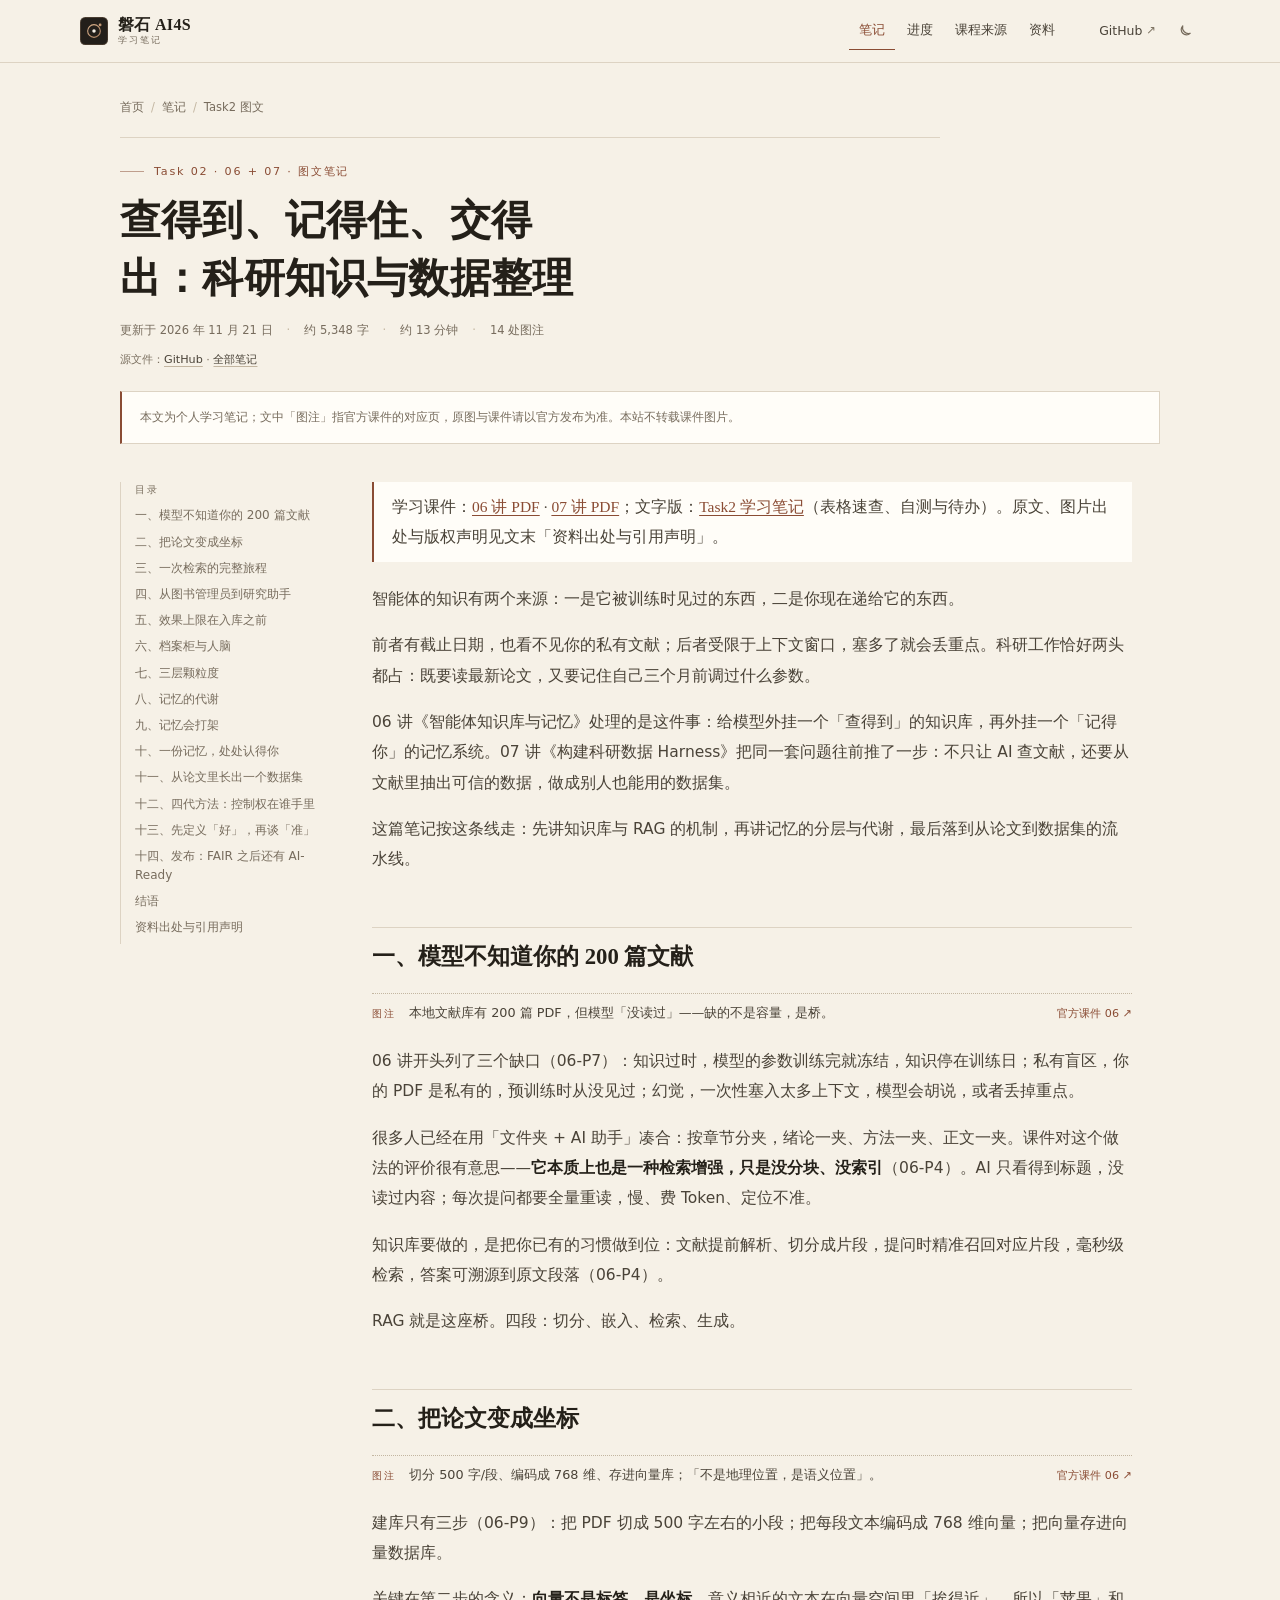
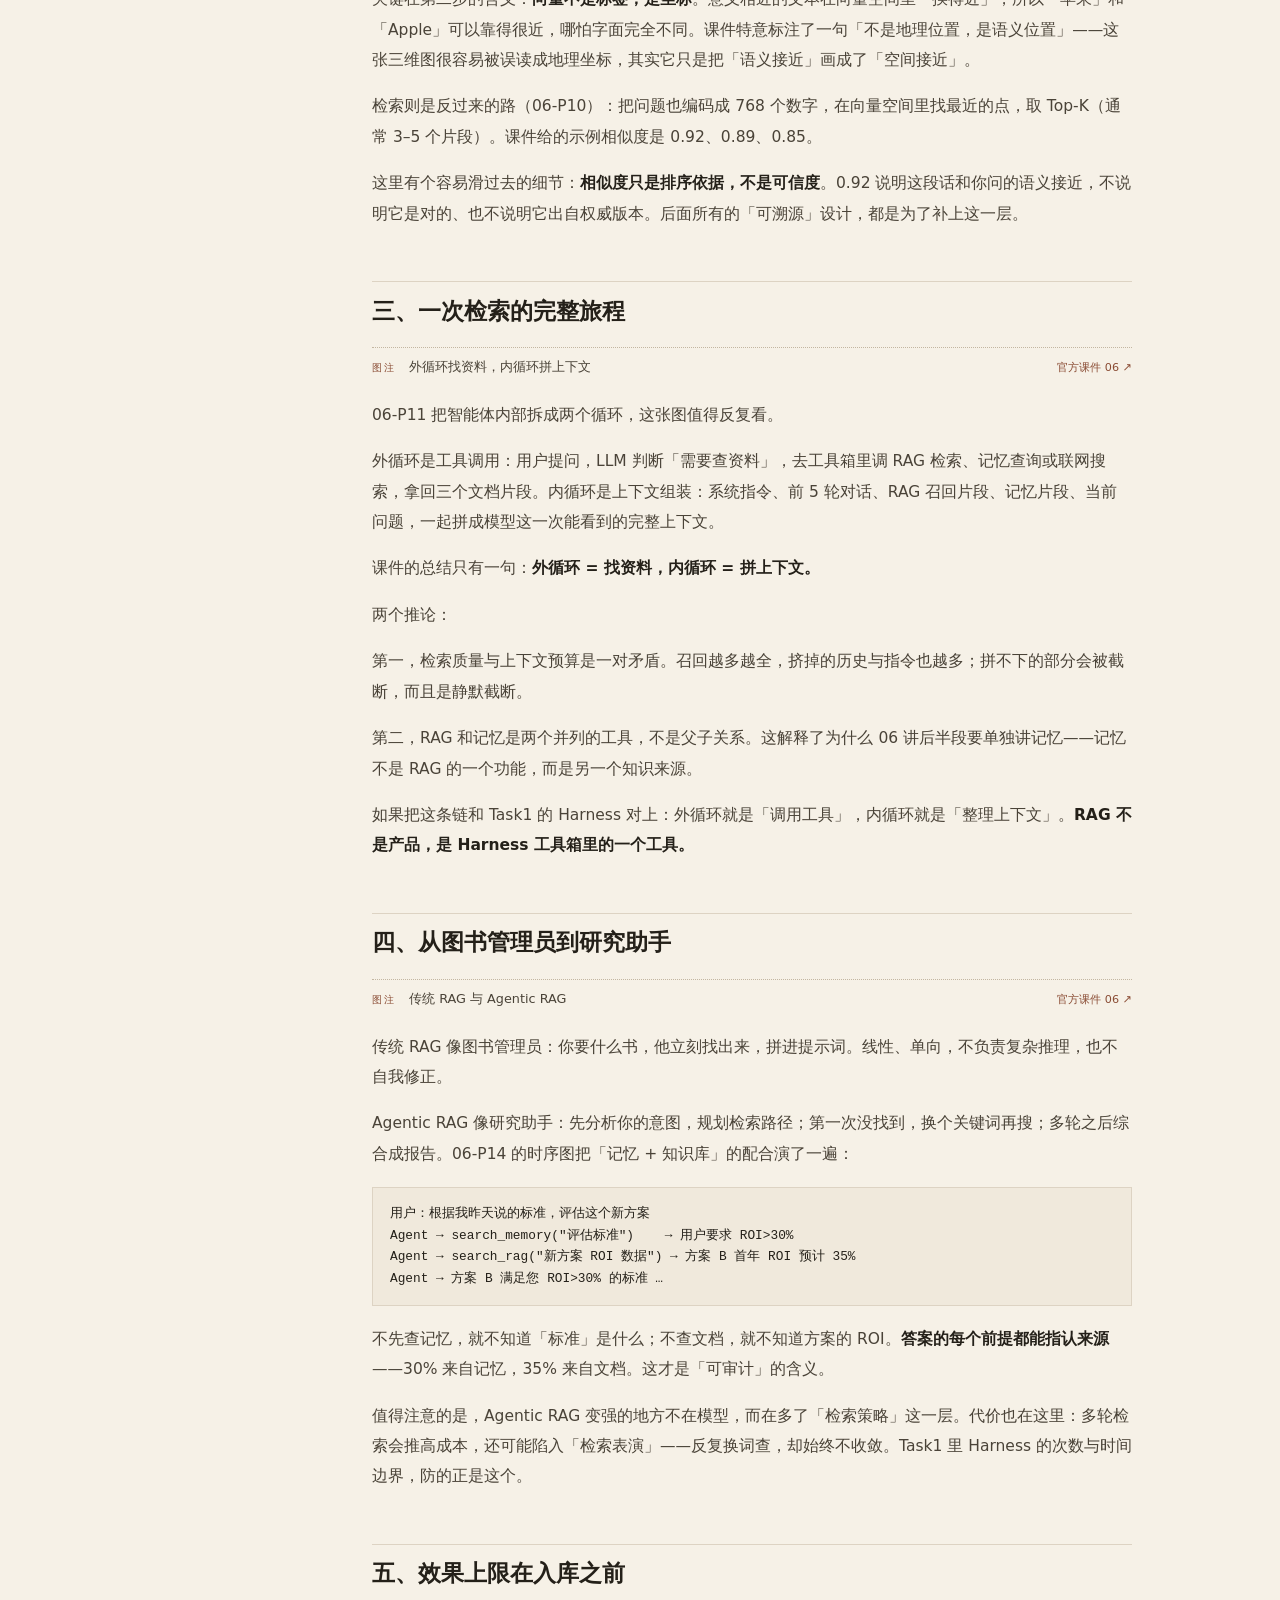
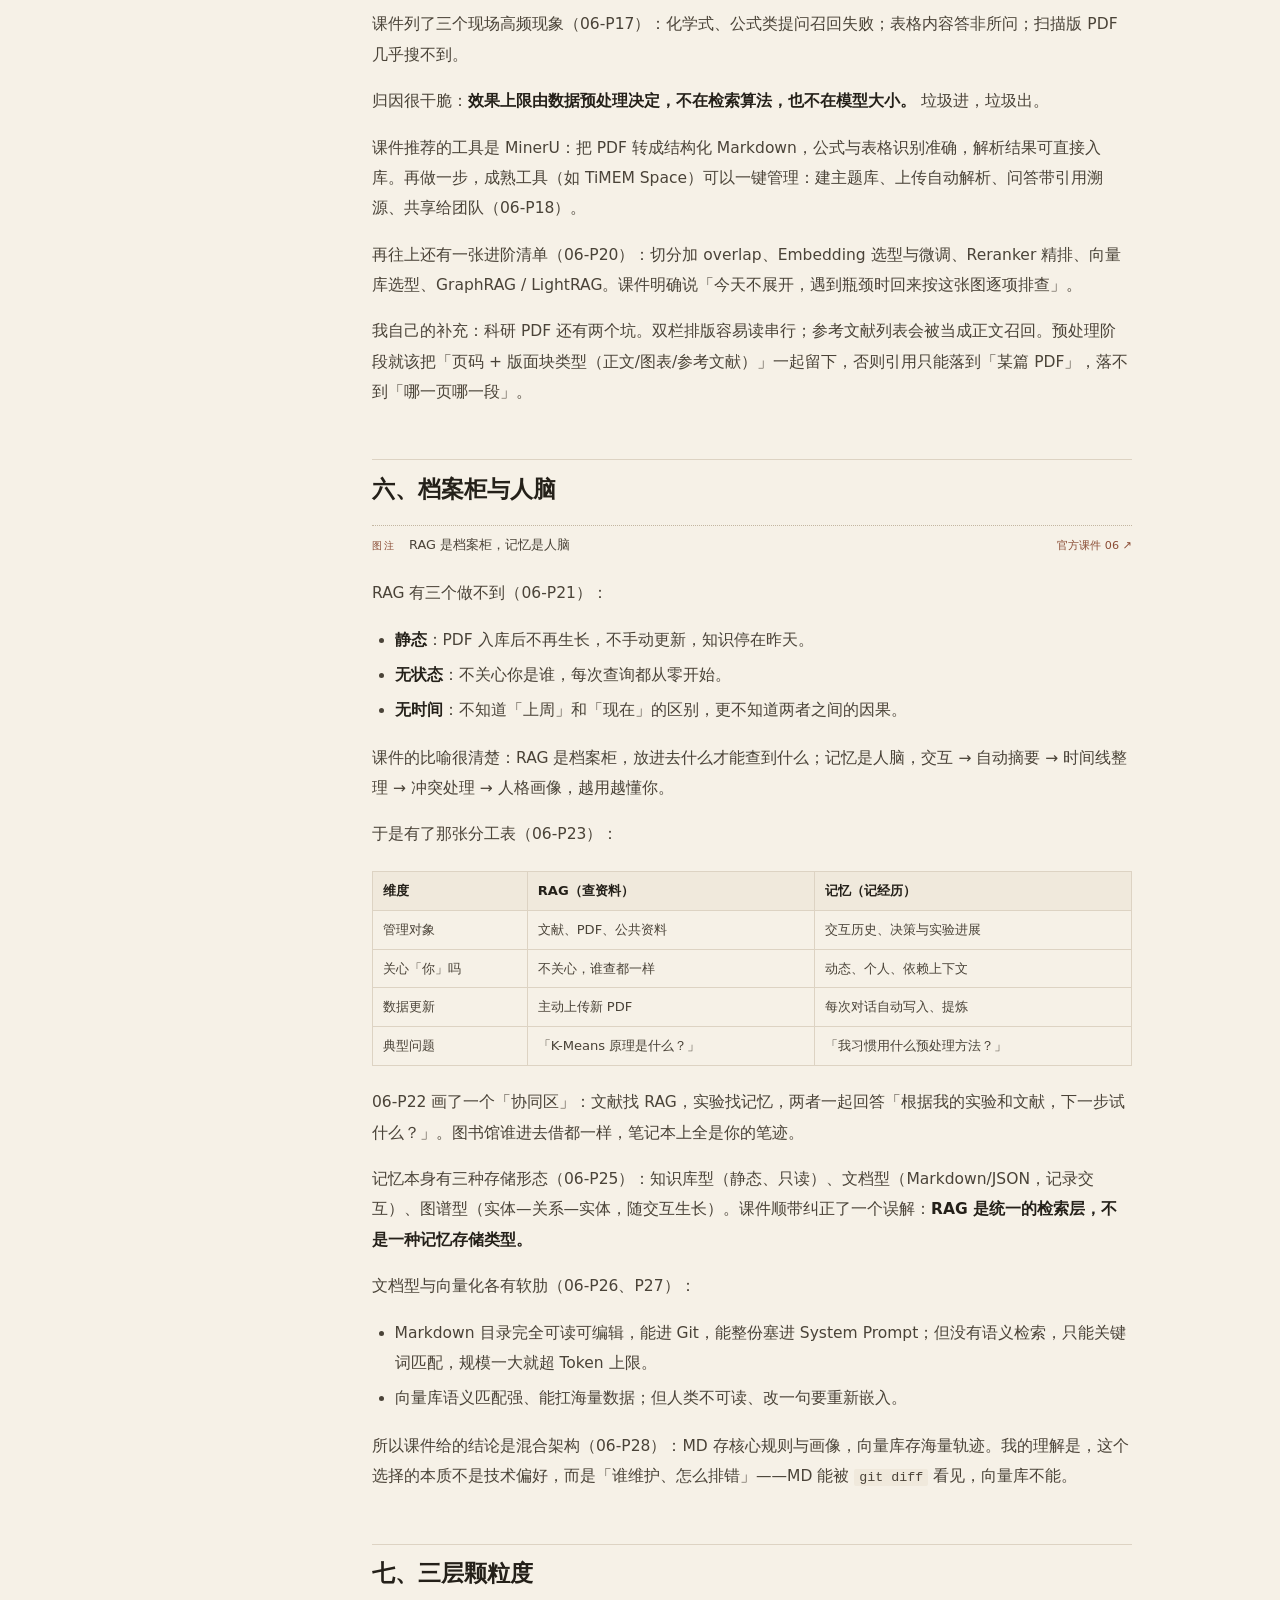
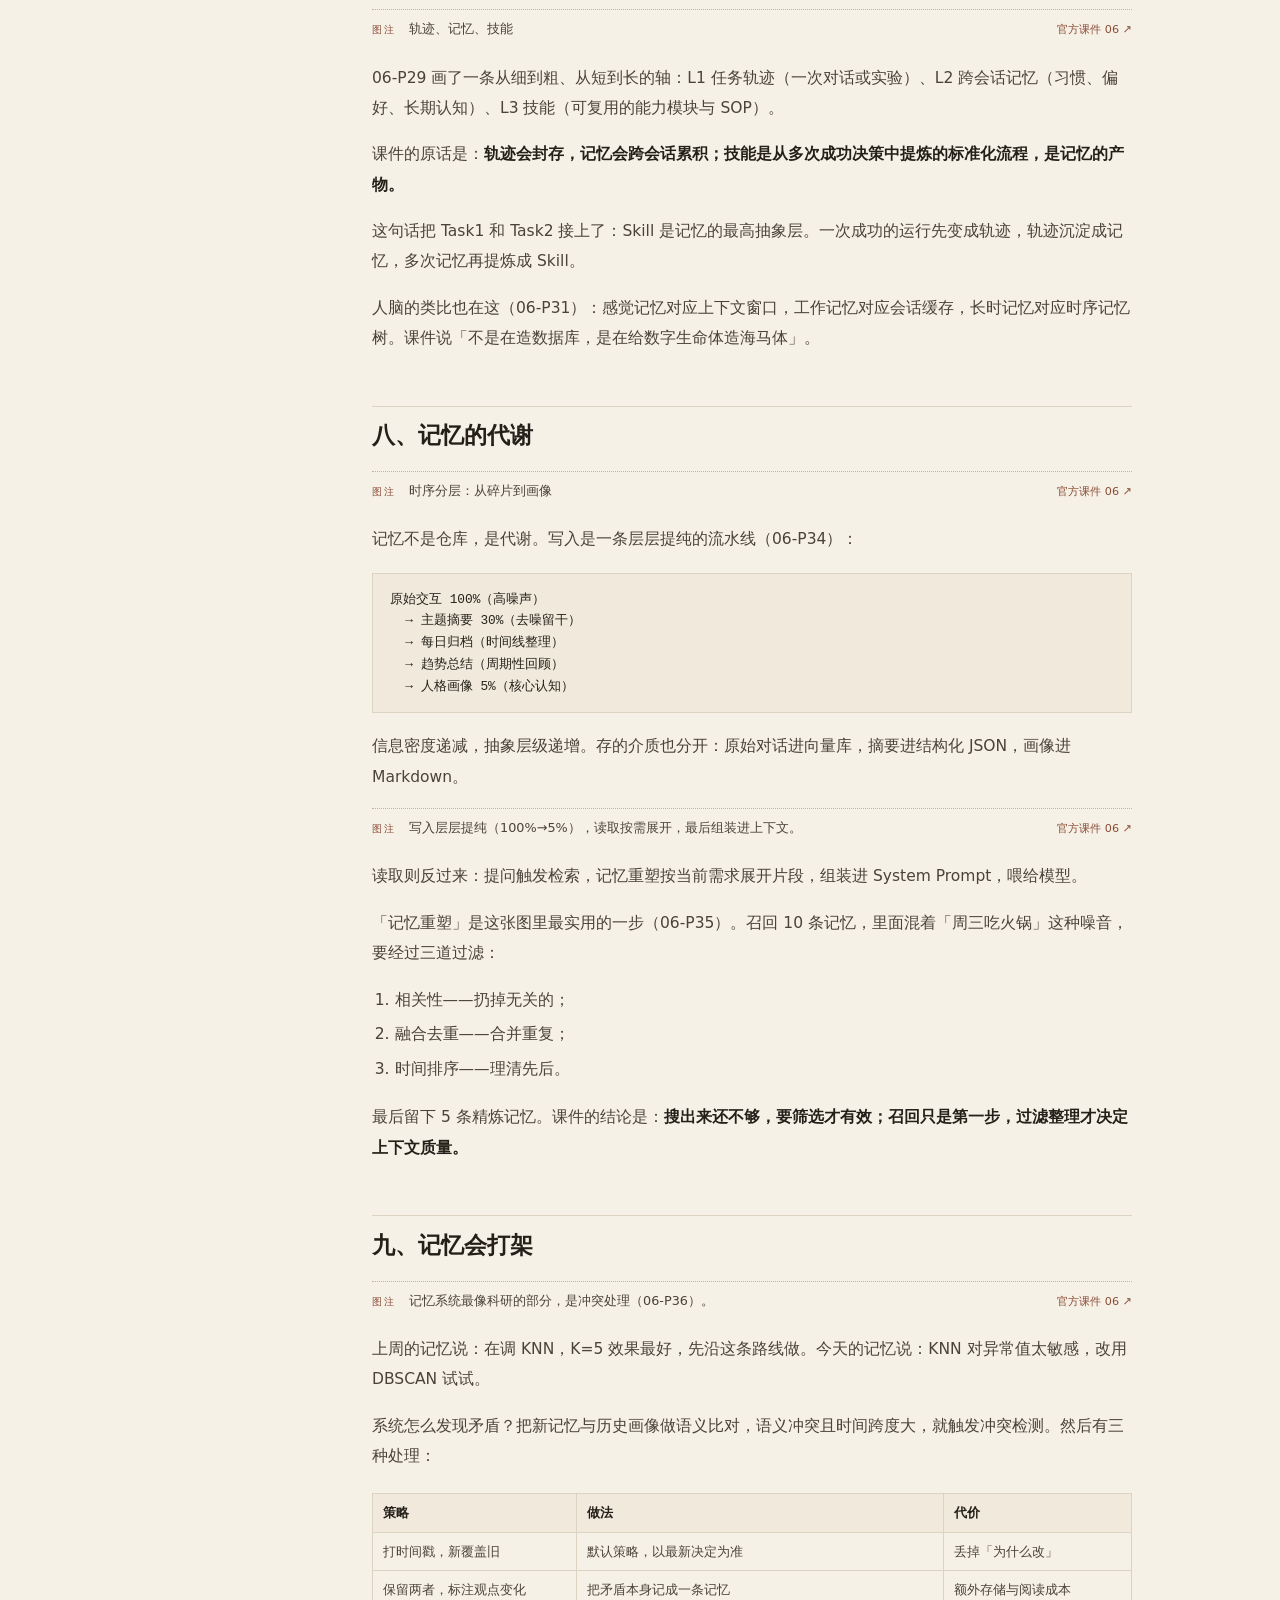
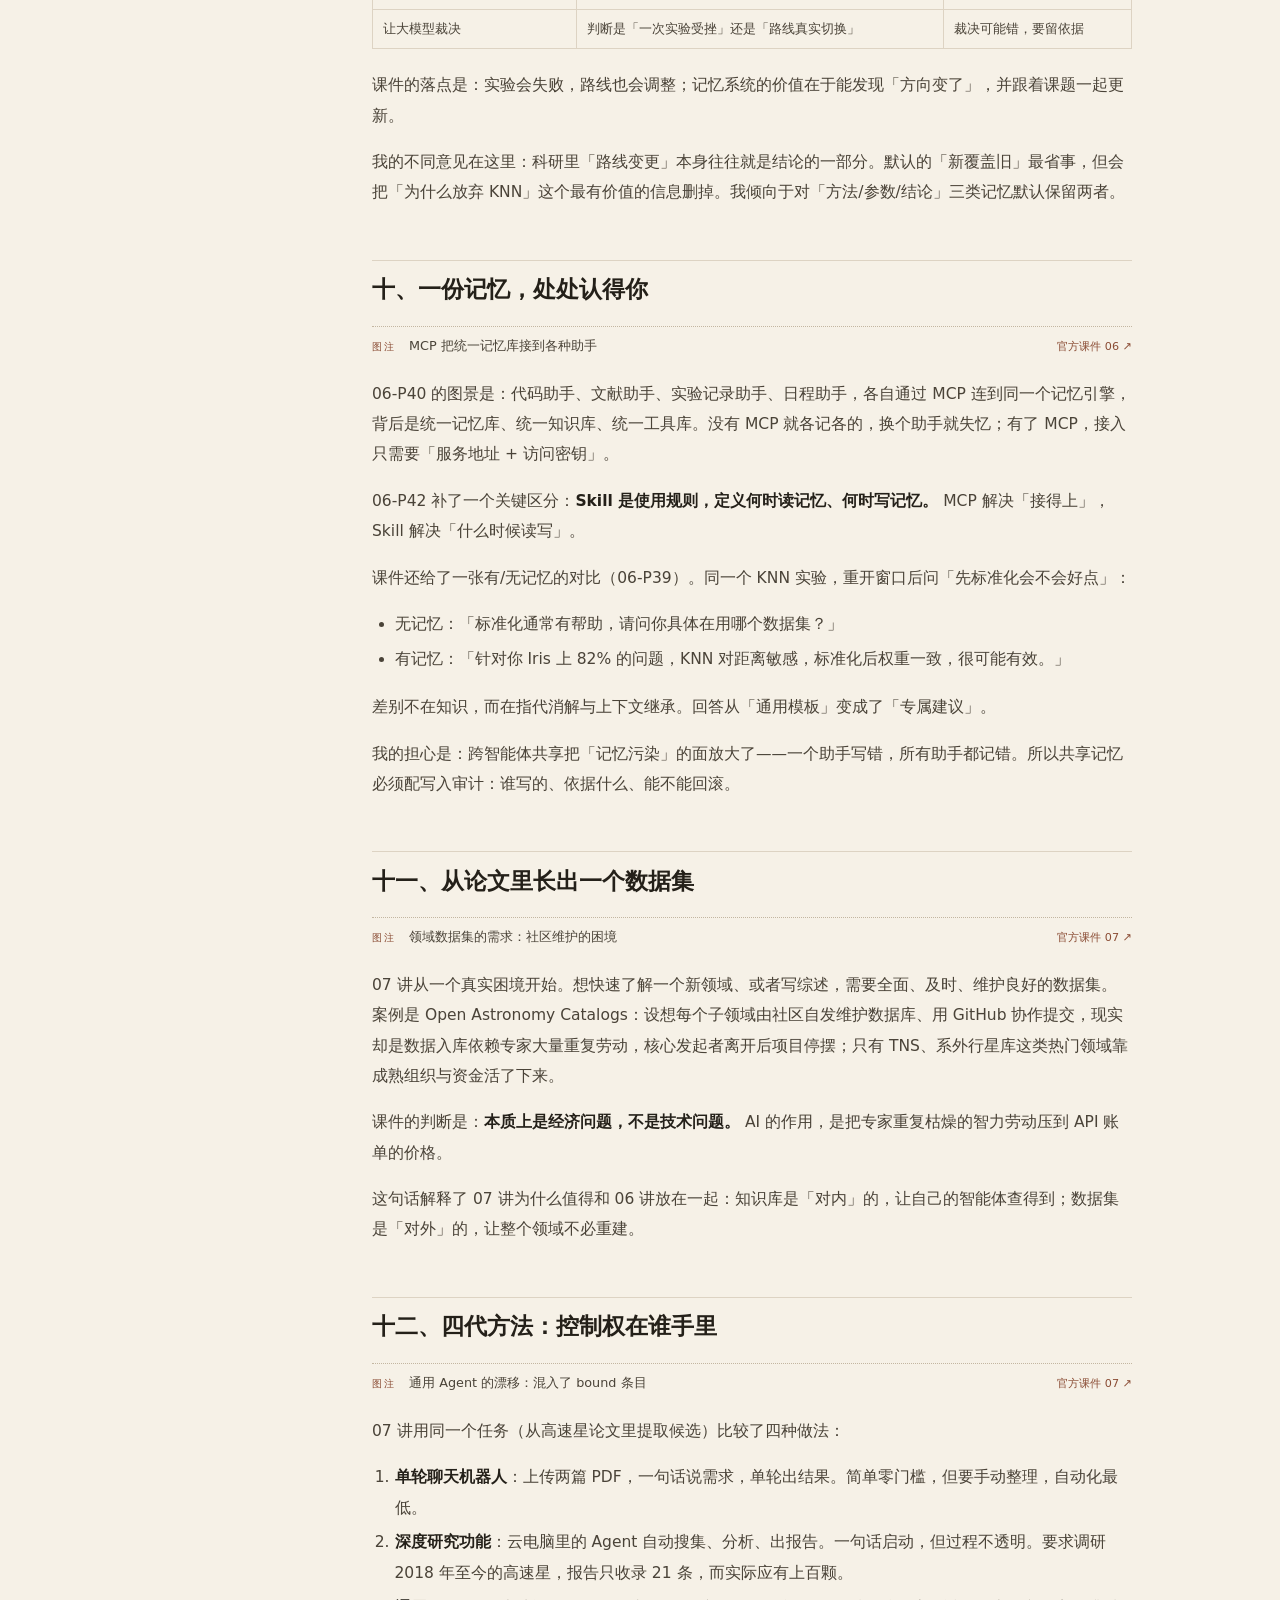
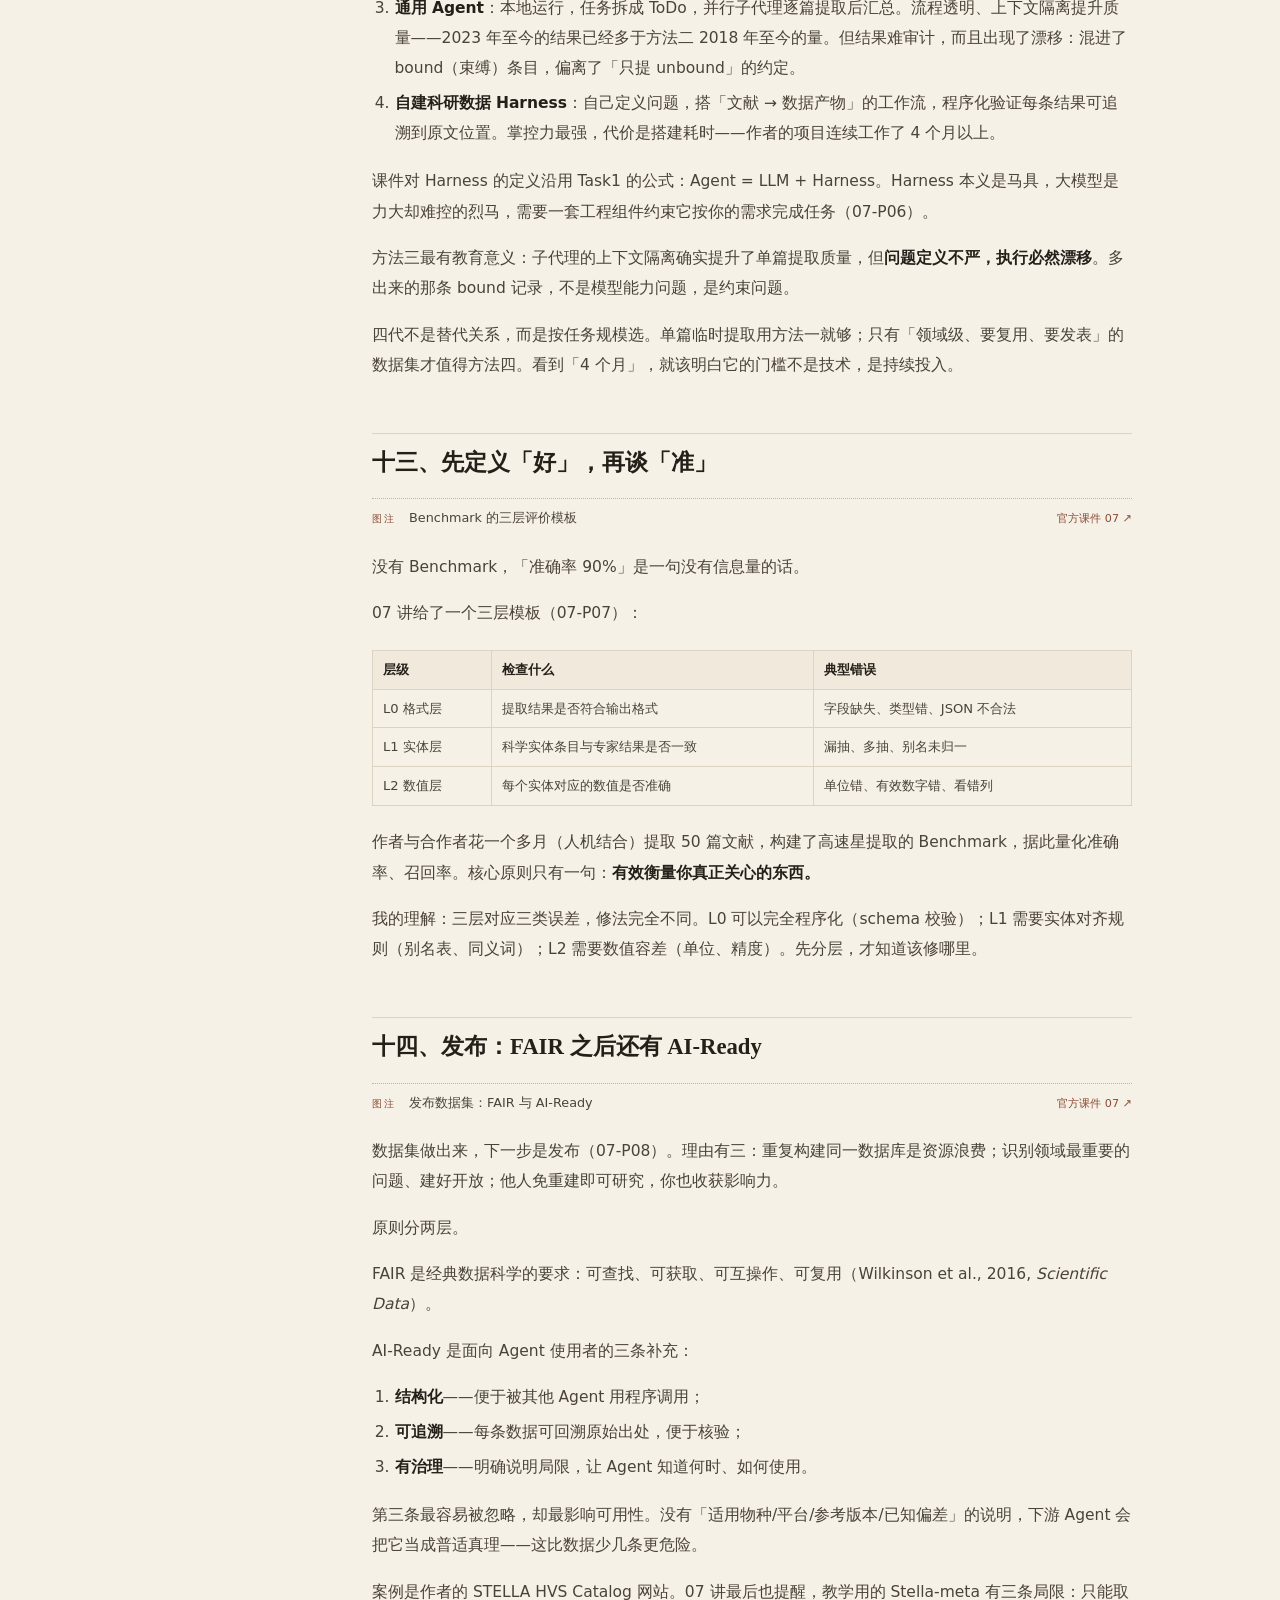
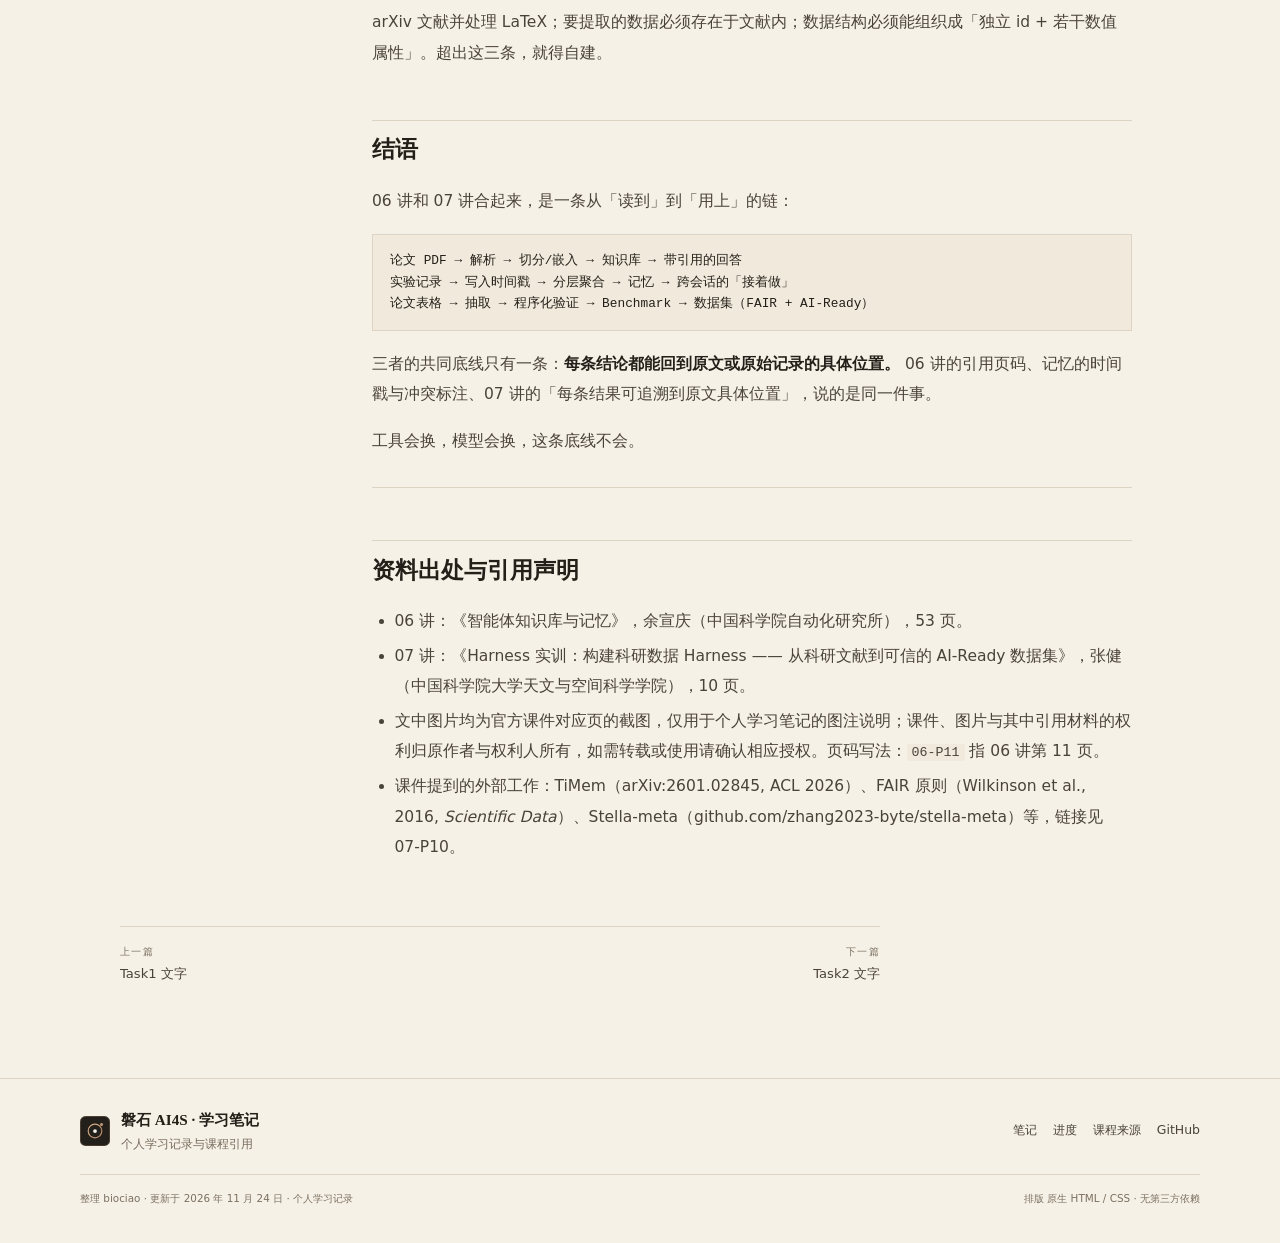
<file: docs/notes/task2-illustrated.html>
<!DOCTYPE html>
<html lang="zh-CN" data-theme="dark">
<head>
  <meta charset="utf-8">
  <meta name="viewport" content="width=device-width, initial-scale=1">
  <title>查得到、记得住、交得出：科研知识与数据整理 · 磐石 AI4S</title>
  <meta name="description" content="06 + 07 两讲的叙述式精读：RAG 的建库与检索、记忆的分层与代谢、实验记录的冲突处理，以及从论文到 AI-Ready 数据集的 Harness 与 Benchmark。">
  <meta name="theme-color" content="#17130f">
  <meta name="author" content="biociao">
  <link rel="icon" href="../assets/favicon.svg" type="image/svg+xml">
  <link rel="stylesheet" href="../assets/style.css">
  <script>
    (function () {
      try {
        var saved = localStorage.getItem('ai4s-theme');
        var theme = saved || (window.matchMedia('(prefers-color-scheme: light)').matches ? 'light' : 'dark');
        document.documentElement.dataset.theme = theme;
      } catch (e) {
        document.documentElement.dataset.theme = 'dark';
      }
      document.documentElement.classList.add('js');
    })();
  </script>
</head>
<body class="page-note">
  <a class="skip-link" href="#main">跳到正文</a>
  <header class="nav" id="site-nav">
    <div class="wrap nav-inner">
      <a class="brand" href="../index.html" aria-label="磐石 AI4S 学习笔记，回到首页">
        <svg class="brand-mark" viewBox="0 0 64 64" aria-hidden="true">
          <defs>
            <linearGradient id="brandGrad" x1="0" y1="0" x2="1" y2="1">
              <stop offset="0" stop-color="#d9b28c"/><stop offset="1" stop-color="#b08463"/>
            </linearGradient>
          </defs>
          <rect width="64" height="64" rx="12" fill="#231f1a"/>
          <rect x="1" y="1" width="62" height="62" rx="11" fill="none" stroke="url(#brandGrad)" stroke-opacity=".55"/>
          <circle cx="32" cy="32" r="14.5" fill="none" stroke="url(#brandGrad)" stroke-width="2.5"/>
          <circle cx="32" cy="32" r="4" fill="#f6f1e7"/>
          <circle cx="46" cy="18" r="3.2" fill="url(#brandGrad)"/>
        </svg>
        <span class="brand-text"><strong>磐石 AI4S</strong><em>学习笔记</em></span>
      </a>

      <nav class="nav-links" id="site-menu" aria-label="页面导航">
        <a href="index.html" class="active" aria-current="page">笔记</a>
        <a href="../index.html#progress">进度</a>
        <a href="../index.html#sources">课程来源</a>
        <a href="../index.html#resources">资料</a>
      </nav>

      <div class="nav-actions">
        <a class="repo-link" href="https://github.com/biociao/panshi-ai4s-practice" target="_blank" rel="noopener">GitHub<span aria-hidden="true">↗</span></a>
        <button class="icon-btn theme-btn" type="button" data-theme-toggle aria-label="切换深浅色主题">
          <svg class="ico-moon" viewBox="0 0 24 24" aria-hidden="true"><path d="M20 14.5A8.5 8.5 0 0 1 9.5 4a7 7 0 1 0 10.5 10.5Z" fill="none" stroke="currentColor" stroke-width="1.7" stroke-linejoin="round"/></svg>
          <svg class="ico-sun" viewBox="0 0 24 24" aria-hidden="true"><circle cx="12" cy="12" r="4.2" fill="none" stroke="currentColor" stroke-width="1.7"/><path d="M12 2v2.4M12 19.6V22M2 12h2.4M19.6 12H22M4.9 4.9l1.7 1.7M17.4 17.4l1.7 1.7M19.1 4.9l-1.7 1.7M6.6 17.4l-1.7 1.7" fill="none" stroke="currentColor" stroke-width="1.7" stroke-linecap="round"/></svg>
        </button>
        <button class="icon-btn menu-btn" type="button" data-menu-toggle aria-expanded="false" aria-controls="site-menu" aria-label="打开导航菜单">
          <svg viewBox="0 0 24 24" aria-hidden="true"><path d="M4 7h16M4 12h16M4 17h16" fill="none" stroke="currentColor" stroke-width="1.8" stroke-linecap="round"/></svg>
        </button>
      </div>
    </div>
  </header>
  <main id="main" class="article-main">
    <div class="wrap article-wrap">
      <nav class="breadcrumb" aria-label="面包屑">
      <a href="../index.html">首页</a><span class="sep">/</span>
      <a href="index.html">笔记</a><span class="sep">/</span>
      <span aria-current="page">Task2 图文</span>
    </nav><header class="article-head">
      <p class="eyebrow">Task 02 · 06 + 07 · 图文笔记</p>
      <h1>查得到、记得住、交得出：科研知识与数据整理</h1>
      <p class="article-meta"><span>更新于 2026 年 11 月 21 日</span><span>约 5,348 字</span><span>约 13 分钟</span><span>14 处图注</span></p>
      <p class="article-source">源文件：<a href="https://github.com/biociao/panshi-ai4s-practice/blob/study/learning/notes/task2/illustrated-notes.md" target="_blank" rel="noopener">GitHub</a> · <a href="index.html">全部笔记</a></p>
    </header><div class="article-callout article-callout--top">本文为个人学习笔记；文中「图注」指官方课件的对应页，原图与课件请以官方发布为准。本站不转载课件图片。</div><details class="toc-mobile"><summary>目录</summary><nav class="toc" aria-label="本页目录"><ol><li><a href="#一模型不知道你的-200-篇文献">一、模型不知道你的 200 篇文献</a></li><li><a href="#二把论文变成坐标">二、把论文变成坐标</a></li><li><a href="#三一次检索的完整旅程">三、一次检索的完整旅程</a></li><li><a href="#四从图书管理员到研究助手">四、从图书管理员到研究助手</a></li><li><a href="#五效果上限在入库之前">五、效果上限在入库之前</a></li><li><a href="#六档案柜与人脑">六、档案柜与人脑</a></li><li><a href="#七三层颗粒度">七、三层颗粒度</a></li><li><a href="#八记忆的代谢">八、记忆的代谢</a></li><li><a href="#九记忆会打架">九、记忆会打架</a></li><li><a href="#十一份记忆处处认得你">十、一份记忆，处处认得你</a></li><li><a href="#十一从论文里长出一个数据集">十一、从论文里长出一个数据集</a></li><li><a href="#十二四代方法控制权在谁手里">十二、四代方法：控制权在谁手里</a></li><li><a href="#十三先定义好再谈准">十三、先定义「好」，再谈「准」</a></li><li><a href="#十四发布fair-之后还有-ai-ready">十四、发布：FAIR 之后还有 AI-Ready</a></li><li><a href="#结语">结语</a></li><li><a href="#资料出处与引用声明">资料出处与引用声明</a></li></ol></nav></details><div class="article-layout"><nav class="toc" aria-label="本页目录"><p class="toc-title">目录</p><ol><li><a href="#一模型不知道你的-200-篇文献">一、模型不知道你的 200 篇文献</a></li><li><a href="#二把论文变成坐标">二、把论文变成坐标</a></li><li><a href="#三一次检索的完整旅程">三、一次检索的完整旅程</a></li><li><a href="#四从图书管理员到研究助手">四、从图书管理员到研究助手</a></li><li><a href="#五效果上限在入库之前">五、效果上限在入库之前</a></li><li><a href="#六档案柜与人脑">六、档案柜与人脑</a></li><li><a href="#七三层颗粒度">七、三层颗粒度</a></li><li><a href="#八记忆的代谢">八、记忆的代谢</a></li><li><a href="#九记忆会打架">九、记忆会打架</a></li><li><a href="#十一份记忆处处认得你">十、一份记忆，处处认得你</a></li><li><a href="#十一从论文里长出一个数据集">十一、从论文里长出一个数据集</a></li><li><a href="#十二四代方法控制权在谁手里">十二、四代方法：控制权在谁手里</a></li><li><a href="#十三先定义好再谈准">十三、先定义「好」，再谈「准」</a></li><li><a href="#十四发布fair-之后还有-ai-ready">十四、发布：FAIR 之后还有 AI-Ready</a></li><li><a href="#结语">结语</a></li><li><a href="#资料出处与引用声明">资料出处与引用声明</a></li></ol></nav><article class="article-body"><blockquote>
<p>学习课件：<a href="https://github.com/TashanGKD/panshi-ai4s-practice/blob/main/pdf/06_%E6%99%BA%E8%83%BD%E4%BD%93%E8%AE%B0%E5%BF%86%E4%B8%8E%E7%9F%A5%E8%AF%86%E5%BA%93_%E4%BD%99%E5%AE%A3%E5%BA%86.pdf" rel="noopener" target="_blank">06 讲 PDF</a> · <a href="https://github.com/TashanGKD/panshi-ai4s-practice/blob/main/pdf/07_Harness%E5%AE%9E%E8%AE%AD_%E5%BC%A0%E5%81%A5.pdf" rel="noopener" target="_blank">07 讲 PDF</a>；文字版：<a href="task2-text.html">Task2 学习笔记</a>（表格速查、自测与待办）。原文、图片出处与版权声明见文末「资料出处与引用声明」。</p>
</blockquote>
<p>智能体的知识有两个来源：一是它被训练时见过的东西，二是你现在递给它的东西。</p>
<p>前者有截止日期，也看不见你的私有文献；后者受限于上下文窗口，塞多了就会丢重点。科研工作恰好两头都占：既要读最新论文，又要记住自己三个月前调过什么参数。</p>
<p>06 讲《智能体知识库与记忆》处理的是这件事：给模型外挂一个「查得到」的知识库，再外挂一个「记得你」的记忆系统。07 讲《构建科研数据 Harness》把同一套问题往前推了一步：不只让 AI 查文献，还要从文献里抽出可信的数据，做成别人也能用的数据集。</p>
<p>这篇笔记按这条线走：先讲知识库与 RAG 的机制，再讲记忆的分层与代谢，最后落到从论文到数据集的流水线。</p>
<h2 id="一模型不知道你的-200-篇文献">一、模型不知道你的 200 篇文献<a aria-label="链接到本节" class="heading-anchor" href="#一模型不知道你的-200-篇文献">#</a></h2>
<div class="figure-ref"><span class="ref-label">图注</span><span class="ref-text">本地文献库有 200 篇 PDF，但模型「没读过」——缺的不是容量，是桥。</span><a href="https://github.com/TashanGKD/panshi-ai4s-practice/blob/main/pdf/06_%E6%99%BA%E8%83%BD%E4%BD%93%E8%AE%B0%E5%BF%86%E4%B8%8E%E7%9F%A5%E8%AF%86%E5%BA%93_%E4%BD%99%E5%AE%A3%E5%BA%86.pdf" rel="noopener" target="_blank">官方课件 06 ↗</a></div>

<p>06 讲开头列了三个缺口（06-P7）：知识过时，模型的参数训练完就冻结，知识停在训练日；私有盲区，你的 PDF 是私有的，预训练时从没见过；幻觉，一次性塞入太多上下文，模型会胡说，或者丢掉重点。</p>
<p>很多人已经在用「文件夹 + AI 助手」凑合：按章节分夹，绪论一夹、方法一夹、正文一夹。课件对这个做法的评价很有意思——<strong>它本质上也是一种检索增强，只是没分块、没索引</strong>（06-P4）。AI 只看得到标题，没读过内容；每次提问都要全量重读，慢、费 Token、定位不准。</p>
<p>知识库要做的，是把你已有的习惯做到位：文献提前解析、切分成片段，提问时精准召回对应片段，毫秒级检索，答案可溯源到原文段落（06-P4）。</p>
<p>RAG 就是这座桥。四段：切分、嵌入、检索、生成。</p>
<h2 id="二把论文变成坐标">二、把论文变成坐标<a aria-label="链接到本节" class="heading-anchor" href="#二把论文变成坐标">#</a></h2>
<div class="figure-ref"><span class="ref-label">图注</span><span class="ref-text">切分 500 字/段、编码成 768 维、存进向量库；「不是地理位置，是语义位置」。</span><a href="https://github.com/TashanGKD/panshi-ai4s-practice/blob/main/pdf/06_%E6%99%BA%E8%83%BD%E4%BD%93%E8%AE%B0%E5%BF%86%E4%B8%8E%E7%9F%A5%E8%AF%86%E5%BA%93_%E4%BD%99%E5%AE%A3%E5%BA%86.pdf" rel="noopener" target="_blank">官方课件 06 ↗</a></div>

<p>建库只有三步（06-P9）：把 PDF 切成 500 字左右的小段；把每段文本编码成 768 维向量；把向量存进向量数据库。</p>
<p>关键在第二步的含义：<strong>向量不是标签，是坐标</strong>。意义相近的文本在向量空间里「挨得近」，所以「苹果」和「Apple」可以靠得很近，哪怕字面完全不同。课件特意标注了一句「不是地理位置，是语义位置」——这张三维图很容易被误读成地理坐标，其实它只是把「语义接近」画成了「空间接近」。</p>
<p>检索则是反过来的路（06-P10）：把问题也编码成 768 个数字，在向量空间里找最近的点，取 Top-K（通常 3–5 个片段）。课件给的示例相似度是 0.92、0.89、0.85。</p>
<p>这里有个容易滑过去的细节：<strong>相似度只是排序依据，不是可信度</strong>。0.92 说明这段话和你问的语义接近，不说明它是对的、也不说明它出自权威版本。后面所有的「可溯源」设计，都是为了补上这一层。</p>
<h2 id="三一次检索的完整旅程">三、一次检索的完整旅程<a aria-label="链接到本节" class="heading-anchor" href="#三一次检索的完整旅程">#</a></h2>
<div class="figure-ref"><span class="ref-label">图注</span><span class="ref-text">外循环找资料，内循环拼上下文</span><a href="https://github.com/TashanGKD/panshi-ai4s-practice/blob/main/pdf/06_%E6%99%BA%E8%83%BD%E4%BD%93%E8%AE%B0%E5%BF%86%E4%B8%8E%E7%9F%A5%E8%AF%86%E5%BA%93_%E4%BD%99%E5%AE%A3%E5%BA%86.pdf" rel="noopener" target="_blank">官方课件 06 ↗</a></div>
<p>06-P11 把智能体内部拆成两个循环，这张图值得反复看。</p>
<p>外循环是工具调用：用户提问，LLM 判断「需要查资料」，去工具箱里调 RAG 检索、记忆查询或联网搜索，拿回三个文档片段。内循环是上下文组装：系统指令、前 5 轮对话、RAG 召回片段、记忆片段、当前问题，一起拼成模型这一次能看到的完整上下文。</p>
<p>课件的总结只有一句：<strong>外循环 = 找资料，内循环 = 拼上下文。</strong></p>
<p>两个推论：</p>
<p>第一，检索质量与上下文预算是一对矛盾。召回越多越全，挤掉的历史与指令也越多；拼不下的部分会被截断，而且是静默截断。</p>
<p>第二，RAG 和记忆是两个并列的工具，不是父子关系。这解释了为什么 06 讲后半段要单独讲记忆——记忆不是 RAG 的一个功能，而是另一个知识来源。</p>
<p>如果把这条链和 Task1 的 Harness 对上：外循环就是「调用工具」，内循环就是「整理上下文」。<strong>RAG 不是产品，是 Harness 工具箱里的一个工具。</strong></p>
<h2 id="四从图书管理员到研究助手">四、从图书管理员到研究助手<a aria-label="链接到本节" class="heading-anchor" href="#四从图书管理员到研究助手">#</a></h2>
<div class="figure-ref"><span class="ref-label">图注</span><span class="ref-text">传统 RAG 与 Agentic RAG</span><a href="https://github.com/TashanGKD/panshi-ai4s-practice/blob/main/pdf/06_%E6%99%BA%E8%83%BD%E4%BD%93%E8%AE%B0%E5%BF%86%E4%B8%8E%E7%9F%A5%E8%AF%86%E5%BA%93_%E4%BD%99%E5%AE%A3%E5%BA%86.pdf" rel="noopener" target="_blank">官方课件 06 ↗</a></div>
<p>传统 RAG 像图书管理员：你要什么书，他立刻找出来，拼进提示词。线性、单向，不负责复杂推理，也不自我修正。</p>
<p>Agentic RAG 像研究助手：先分析你的意图，规划检索路径；第一次没找到，换个关键词再搜；多轮之后综合成报告。06-P14 的时序图把「记忆 + 知识库」的配合演了一遍：</p>
<pre><code class="language-text">用户：根据我昨天说的标准，评估这个新方案
Agent → search_memory("评估标准")    → 用户要求 ROI&gt;30%
Agent → search_rag("新方案 ROI 数据") → 方案 B 首年 ROI 预计 35%
Agent → 方案 B 满足您 ROI&gt;30% 的标准 …
</code></pre>
<p>不先查记忆，就不知道「标准」是什么；不查文档，就不知道方案的 ROI。<strong>答案的每个前提都能指认来源</strong>——30% 来自记忆，35% 来自文档。这才是「可审计」的含义。</p>
<p>值得注意的是，Agentic RAG 变强的地方不在模型，而在多了「检索策略」这一层。代价也在这里：多轮检索会推高成本，还可能陷入「检索表演」——反复换词查，却始终不收敛。Task1 里 Harness 的次数与时间边界，防的正是这个。</p>
<h2 id="五效果上限在入库之前">五、效果上限在入库之前<a aria-label="链接到本节" class="heading-anchor" href="#五效果上限在入库之前">#</a></h2>
<p>课件列了三个现场高频现象（06-P17）：化学式、公式类提问召回失败；表格内容答非所问；扫描版 PDF 几乎搜不到。</p>
<p>归因很干脆：<strong>效果上限由数据预处理决定，不在检索算法，也不在模型大小。</strong> 垃圾进，垃圾出。</p>
<p>课件推荐的工具是 MinerU：把 PDF 转成结构化 Markdown，公式与表格识别准确，解析结果可直接入库。再做一步，成熟工具（如 TiMEM Space）可以一键管理：建主题库、上传自动解析、问答带引用溯源、共享给团队（06-P18）。</p>
<p>再往上还有一张进阶清单（06-P20）：切分加 overlap、Embedding 选型与微调、Reranker 精排、向量库选型、GraphRAG / LightRAG。课件明确说「今天不展开，遇到瓶颈时回来按这张图逐项排查」。</p>
<p>我自己的补充：科研 PDF 还有两个坑。双栏排版容易读串行；参考文献列表会被当成正文召回。预处理阶段就该把「页码 + 版面块类型（正文/图表/参考文献）」一起留下，否则引用只能落到「某篇 PDF」，落不到「哪一页哪一段」。</p>
<h2 id="六档案柜与人脑">六、档案柜与人脑<a aria-label="链接到本节" class="heading-anchor" href="#六档案柜与人脑">#</a></h2>
<div class="figure-ref"><span class="ref-label">图注</span><span class="ref-text">RAG 是档案柜，记忆是人脑</span><a href="https://github.com/TashanGKD/panshi-ai4s-practice/blob/main/pdf/06_%E6%99%BA%E8%83%BD%E4%BD%93%E8%AE%B0%E5%BF%86%E4%B8%8E%E7%9F%A5%E8%AF%86%E5%BA%93_%E4%BD%99%E5%AE%A3%E5%BA%86.pdf" rel="noopener" target="_blank">官方课件 06 ↗</a></div>
<p>RAG 有三个做不到（06-P21）：</p>
<ul>
<li><strong>静态</strong>：PDF 入库后不再生长，不手动更新，知识停在昨天。</li>
<li><strong>无状态</strong>：不关心你是谁，每次查询都从零开始。</li>
<li><strong>无时间</strong>：不知道「上周」和「现在」的区别，更不知道两者之间的因果。</li>
</ul>
<p>课件的比喻很清楚：RAG 是档案柜，放进去什么才能查到什么；记忆是人脑，交互 → 自动摘要 → 时间线整理 → 冲突处理 → 人格画像，越用越懂你。</p>
<p>于是有了那张分工表（06-P23）：</p>
<div class="table-wrap"><table>
<thead>
<tr>
<th>维度</th>
<th>RAG（查资料）</th>
<th>记忆（记经历）</th>
</tr>
</thead>
<tbody>
<tr>
<td>管理对象</td>
<td>文献、PDF、公共资料</td>
<td>交互历史、决策与实验进展</td>
</tr>
<tr>
<td>关心「你」吗</td>
<td>不关心，谁查都一样</td>
<td>动态、个人、依赖上下文</td>
</tr>
<tr>
<td>数据更新</td>
<td>主动上传新 PDF</td>
<td>每次对话自动写入、提炼</td>
</tr>
<tr>
<td>典型问题</td>
<td>「K-Means 原理是什么？」</td>
<td>「我习惯用什么预处理方法？」</td>
</tr>
</tbody>
</table></div>
<p>06-P22 画了一个「协同区」：文献找 RAG，实验找记忆，两者一起回答「根据我的实验和文献，下一步试什么？」。图书馆谁进去借都一样，笔记本上全是你的笔迹。</p>
<p>记忆本身有三种存储形态（06-P25）：知识库型（静态、只读）、文档型（Markdown/JSON，记录交互）、图谱型（实体—关系—实体，随交互生长）。课件顺带纠正了一个误解：<strong>RAG 是统一的检索层，不是一种记忆存储类型。</strong></p>
<p>文档型与向量化各有软肋（06-P26、P27）：</p>
<ul>
<li>Markdown 目录完全可读可编辑，能进 Git，能整份塞进 System Prompt；但没有语义检索，只能关键词匹配，规模一大就超 Token 上限。</li>
<li>向量库语义匹配强、能扛海量数据；但人类不可读、改一句要重新嵌入。</li>
</ul>
<p>所以课件给的结论是混合架构（06-P28）：MD 存核心规则与画像，向量库存海量轨迹。我的理解是，这个选择的本质不是技术偏好，而是「谁维护、怎么排错」——MD 能被 <code>git diff</code> 看见，向量库不能。</p>
<h2 id="七三层颗粒度">七、三层颗粒度<a aria-label="链接到本节" class="heading-anchor" href="#七三层颗粒度">#</a></h2>
<div class="figure-ref"><span class="ref-label">图注</span><span class="ref-text">轨迹、记忆、技能</span><a href="https://github.com/TashanGKD/panshi-ai4s-practice/blob/main/pdf/06_%E6%99%BA%E8%83%BD%E4%BD%93%E8%AE%B0%E5%BF%86%E4%B8%8E%E7%9F%A5%E8%AF%86%E5%BA%93_%E4%BD%99%E5%AE%A3%E5%BA%86.pdf" rel="noopener" target="_blank">官方课件 06 ↗</a></div>
<p>06-P29 画了一条从细到粗、从短到长的轴：L1 任务轨迹（一次对话或实验）、L2 跨会话记忆（习惯、偏好、长期认知）、L3 技能（可复用的能力模块与 SOP）。</p>
<p>课件的原话是：<strong>轨迹会封存，记忆会跨会话累积；技能是从多次成功决策中提炼的标准化流程，是记忆的产物。</strong></p>
<p>这句话把 Task1 和 Task2 接上了：Skill 是记忆的最高抽象层。一次成功的运行先变成轨迹，轨迹沉淀成记忆，多次记忆再提炼成 Skill。</p>
<p>人脑的类比也在这（06-P31）：感觉记忆对应上下文窗口，工作记忆对应会话缓存，长时记忆对应时序记忆树。课件说「不是在造数据库，是在给数字生命体造海马体」。</p>
<h2 id="八记忆的代谢">八、记忆的代谢<a aria-label="链接到本节" class="heading-anchor" href="#八记忆的代谢">#</a></h2>
<div class="figure-ref"><span class="ref-label">图注</span><span class="ref-text">时序分层：从碎片到画像</span><a href="https://github.com/TashanGKD/panshi-ai4s-practice/blob/main/pdf/06_%E6%99%BA%E8%83%BD%E4%BD%93%E8%AE%B0%E5%BF%86%E4%B8%8E%E7%9F%A5%E8%AF%86%E5%BA%93_%E4%BD%99%E5%AE%A3%E5%BA%86.pdf" rel="noopener" target="_blank">官方课件 06 ↗</a></div>
<p>记忆不是仓库，是代谢。写入是一条层层提纯的流水线（06-P34）：</p>
<pre><code class="language-text">原始交互 100%（高噪声）
  → 主题摘要 30%（去噪留干）
  → 每日归档（时间线整理）
  → 趋势总结（周期性回顾）
  → 人格画像 5%（核心认知）
</code></pre>
<p>信息密度递减，抽象层级递增。存的介质也分开：原始对话进向量库，摘要进结构化 JSON，画像进 Markdown。</p>
<div class="figure-ref"><span class="ref-label">图注</span><span class="ref-text">写入层层提纯（100%→5%），读取按需展开，最后组装进上下文。</span><a href="https://github.com/TashanGKD/panshi-ai4s-practice/blob/main/pdf/06_%E6%99%BA%E8%83%BD%E4%BD%93%E8%AE%B0%E5%BF%86%E4%B8%8E%E7%9F%A5%E8%AF%86%E5%BA%93_%E4%BD%99%E5%AE%A3%E5%BA%86.pdf" rel="noopener" target="_blank">官方课件 06 ↗</a></div>

<p>读取则反过来：提问触发检索，记忆重塑按当前需求展开片段，组装进 System Prompt，喂给模型。</p>
<p>「记忆重塑」是这张图里最实用的一步（06-P35）。召回 10 条记忆，里面混着「周三吃火锅」这种噪音，要经过三道过滤：</p>
<ol>
<li>相关性——扔掉无关的；</li>
<li>融合去重——合并重复；</li>
<li>时间排序——理清先后。</li>
</ol>
<p>最后留下 5 条精炼记忆。课件的结论是：<strong>搜出来还不够，要筛选才有效；召回只是第一步，过滤整理才决定上下文质量。</strong></p>
<h2 id="九记忆会打架">九、记忆会打架<a aria-label="链接到本节" class="heading-anchor" href="#九记忆会打架">#</a></h2>
<div class="figure-ref"><span class="ref-label">图注</span><span class="ref-text">记忆系统最像科研的部分，是冲突处理（06-P36）。</span><a href="https://github.com/TashanGKD/panshi-ai4s-practice/blob/main/pdf/06_%E6%99%BA%E8%83%BD%E4%BD%93%E8%AE%B0%E5%BF%86%E4%B8%8E%E7%9F%A5%E8%AF%86%E5%BA%93_%E4%BD%99%E5%AE%A3%E5%BA%86.pdf" rel="noopener" target="_blank">官方课件 06 ↗</a></div>

<p>上周的记忆说：在调 KNN，K=5 效果最好，先沿这条路线做。今天的记忆说：KNN 对异常值太敏感，改用 DBSCAN 试试。</p>
<p>系统怎么发现矛盾？把新记忆与历史画像做语义比对，语义冲突且时间跨度大，就触发冲突检测。然后有三种处理：</p>
<div class="table-wrap"><table>
<thead>
<tr>
<th>策略</th>
<th>做法</th>
<th>代价</th>
</tr>
</thead>
<tbody>
<tr>
<td>打时间戳，新覆盖旧</td>
<td>默认策略，以最新决定为准</td>
<td>丢掉「为什么改」</td>
</tr>
<tr>
<td>保留两者，标注观点变化</td>
<td>把矛盾本身记成一条记忆</td>
<td>额外存储与阅读成本</td>
</tr>
<tr>
<td>让大模型裁决</td>
<td>判断是「一次实验受挫」还是「路线真实切换」</td>
<td>裁决可能错，要留依据</td>
</tr>
</tbody>
</table></div>
<p>课件的落点是：实验会失败，路线也会调整；记忆系统的价值在于能发现「方向变了」，并跟着课题一起更新。</p>
<p>我的不同意见在这里：科研里「路线变更」本身往往就是结论的一部分。默认的「新覆盖旧」最省事，但会把「为什么放弃 KNN」这个最有价值的信息删掉。我倾向于对「方法/参数/结论」三类记忆默认保留两者。</p>
<h2 id="十一份记忆处处认得你">十、一份记忆，处处认得你<a aria-label="链接到本节" class="heading-anchor" href="#十一份记忆处处认得你">#</a></h2>
<div class="figure-ref"><span class="ref-label">图注</span><span class="ref-text">MCP 把统一记忆库接到各种助手</span><a href="https://github.com/TashanGKD/panshi-ai4s-practice/blob/main/pdf/06_%E6%99%BA%E8%83%BD%E4%BD%93%E8%AE%B0%E5%BF%86%E4%B8%8E%E7%9F%A5%E8%AF%86%E5%BA%93_%E4%BD%99%E5%AE%A3%E5%BA%86.pdf" rel="noopener" target="_blank">官方课件 06 ↗</a></div>
<p>06-P40 的图景是：代码助手、文献助手、实验记录助手、日程助手，各自通过 MCP 连到同一个记忆引擎，背后是统一记忆库、统一知识库、统一工具库。没有 MCP 就各记各的，换个助手就失忆；有了 MCP，接入只需要「服务地址 + 访问密钥」。</p>
<p>06-P42 补了一个关键区分：<strong>Skill 是使用规则，定义何时读记忆、何时写记忆。</strong> MCP 解决「接得上」，Skill 解决「什么时候读写」。</p>
<p>课件还给了一张有/无记忆的对比（06-P39）。同一个 KNN 实验，重开窗口后问「先标准化会不会好点」：</p>
<ul>
<li>无记忆：「标准化通常有帮助，请问你具体在用哪个数据集？」</li>
<li>有记忆：「针对你 Iris 上 82% 的问题，KNN 对距离敏感，标准化后权重一致，很可能有效。」</li>
</ul>
<p>差别不在知识，而在指代消解与上下文继承。回答从「通用模板」变成了「专属建议」。</p>
<p>我的担心是：跨智能体共享把「记忆污染」的面放大了——一个助手写错，所有助手都记错。所以共享记忆必须配写入审计：谁写的、依据什么、能不能回滚。</p>
<h2 id="十一从论文里长出一个数据集">十一、从论文里长出一个数据集<a aria-label="链接到本节" class="heading-anchor" href="#十一从论文里长出一个数据集">#</a></h2>
<div class="figure-ref"><span class="ref-label">图注</span><span class="ref-text">领域数据集的需求：社区维护的困境</span><a href="https://github.com/TashanGKD/panshi-ai4s-practice/blob/main/pdf/07_Harness%E5%AE%9E%E8%AE%AD_%E5%BC%A0%E5%81%A5.pdf" rel="noopener" target="_blank">官方课件 07 ↗</a></div>
<p>07 讲从一个真实困境开始。想快速了解一个新领域、或者写综述，需要全面、及时、维护良好的数据集。案例是 Open Astronomy Catalogs：设想每个子领域由社区自发维护数据库、用 GitHub 协作提交，现实却是数据入库依赖专家大量重复劳动，核心发起者离开后项目停摆；只有 TNS、系外行星库这类热门领域靠成熟组织与资金活了下来。</p>
<p>课件的判断是：<strong>本质上是经济问题，不是技术问题。</strong> AI 的作用，是把专家重复枯燥的智力劳动压到 API 账单的价格。</p>
<p>这句话解释了 07 讲为什么值得和 06 讲放在一起：知识库是「对内」的，让自己的智能体查得到；数据集是「对外」的，让整个领域不必重建。</p>
<h2 id="十二四代方法控制权在谁手里">十二、四代方法：控制权在谁手里<a aria-label="链接到本节" class="heading-anchor" href="#十二四代方法控制权在谁手里">#</a></h2>
<div class="figure-ref"><span class="ref-label">图注</span><span class="ref-text">通用 Agent 的漂移：混入了 bound 条目</span><a href="https://github.com/TashanGKD/panshi-ai4s-practice/blob/main/pdf/07_Harness%E5%AE%9E%E8%AE%AD_%E5%BC%A0%E5%81%A5.pdf" rel="noopener" target="_blank">官方课件 07 ↗</a></div>
<p>07 讲用同一个任务（从高速星论文里提取候选）比较了四种做法：</p>
<ol>
<li><strong>单轮聊天机器人</strong>：上传两篇 PDF，一句话说需求，单轮出结果。简单零门槛，但要手动整理，自动化最低。</li>
<li><strong>深度研究功能</strong>：云电脑里的 Agent 自动搜集、分析、出报告。一句话启动，但过程不透明。要求调研 2018 年至今的高速星，报告只收录 21 条，而实际应有上百颗。</li>
<li><strong>通用 Agent</strong>：本地运行，任务拆成 ToDo，并行子代理逐篇提取后汇总。流程透明、上下文隔离提升质量——2023 年至今的结果已经多于方法二 2018 年至今的量。但结果难审计，而且出现了漂移：混进了 bound（束缚）条目，偏离了「只提 unbound」的约定。</li>
<li><strong>自建科研数据 Harness</strong>：自己定义问题，搭「文献 → 数据产物」的工作流，程序化验证每条结果可追溯到原文位置。掌控力最强，代价是搭建耗时——作者的项目连续工作了 4 个月以上。</li>
</ol>
<p>课件对 Harness 的定义沿用 Task1 的公式：Agent = LLM + Harness。Harness 本义是马具，大模型是力大却难控的烈马，需要一套工程组件约束它按你的需求完成任务（07-P06）。</p>
<p>方法三最有教育意义：子代理的上下文隔离确实提升了单篇提取质量，但<strong>问题定义不严，执行必然漂移</strong>。多出来的那条 bound 记录，不是模型能力问题，是约束问题。</p>
<p>四代不是替代关系，而是按任务规模选。单篇临时提取用方法一就够；只有「领域级、要复用、要发表」的数据集才值得方法四。看到「4 个月」，就该明白它的门槛不是技术，是持续投入。</p>
<h2 id="十三先定义好再谈准">十三、先定义「好」，再谈「准」<a aria-label="链接到本节" class="heading-anchor" href="#十三先定义好再谈准">#</a></h2>
<div class="figure-ref"><span class="ref-label">图注</span><span class="ref-text">Benchmark 的三层评价模板</span><a href="https://github.com/TashanGKD/panshi-ai4s-practice/blob/main/pdf/07_Harness%E5%AE%9E%E8%AE%AD_%E5%BC%A0%E5%81%A5.pdf" rel="noopener" target="_blank">官方课件 07 ↗</a></div>
<p>没有 Benchmark，「准确率 90%」是一句没有信息量的话。</p>
<p>07 讲给了一个三层模板（07-P07）：</p>
<div class="table-wrap"><table>
<thead>
<tr>
<th>层级</th>
<th>检查什么</th>
<th>典型错误</th>
</tr>
</thead>
<tbody>
<tr>
<td>L0 格式层</td>
<td>提取结果是否符合输出格式</td>
<td>字段缺失、类型错、JSON 不合法</td>
</tr>
<tr>
<td>L1 实体层</td>
<td>科学实体条目与专家结果是否一致</td>
<td>漏抽、多抽、别名未归一</td>
</tr>
<tr>
<td>L2 数值层</td>
<td>每个实体对应的数值是否准确</td>
<td>单位错、有效数字错、看错列</td>
</tr>
</tbody>
</table></div>
<p>作者与合作者花一个多月（人机结合）提取 50 篇文献，构建了高速星提取的 Benchmark，据此量化准确率、召回率。核心原则只有一句：<strong>有效衡量你真正关心的东西。</strong></p>
<p>我的理解：三层对应三类误差，修法完全不同。L0 可以完全程序化（schema 校验）；L1 需要实体对齐规则（别名表、同义词）；L2 需要数值容差（单位、精度）。先分层，才知道该修哪里。</p>
<h2 id="十四发布fair-之后还有-ai-ready">十四、发布：FAIR 之后还有 AI-Ready<a aria-label="链接到本节" class="heading-anchor" href="#十四发布fair-之后还有-ai-ready">#</a></h2>
<div class="figure-ref"><span class="ref-label">图注</span><span class="ref-text">发布数据集：FAIR 与 AI-Ready</span><a href="https://github.com/TashanGKD/panshi-ai4s-practice/blob/main/pdf/07_Harness%E5%AE%9E%E8%AE%AD_%E5%BC%A0%E5%81%A5.pdf" rel="noopener" target="_blank">官方课件 07 ↗</a></div>
<p>数据集做出来，下一步是发布（07-P08）。理由有三：重复构建同一数据库是资源浪费；识别领域最重要的问题、建好开放；他人免重建即可研究，你也收获影响力。</p>
<p>原则分两层。</p>
<p>FAIR 是经典数据科学的要求：可查找、可获取、可互操作、可复用（Wilkinson et al., 2016, <em>Scientific Data</em>）。</p>
<p>AI-Ready 是面向 Agent 使用者的三条补充：</p>
<ol>
<li><strong>结构化</strong>——便于被其他 Agent 用程序调用；</li>
<li><strong>可追溯</strong>——每条数据可回溯原始出处，便于核验；</li>
<li><strong>有治理</strong>——明确说明局限，让 Agent 知道何时、如何使用。</li>
</ol>
<p>第三条最容易被忽略，却最影响可用性。没有「适用物种/平台/参考版本/已知偏差」的说明，下游 Agent 会把它当成普适真理——这比数据少几条更危险。</p>
<p>案例是作者的 STELLA HVS Catalog 网站。07 讲最后也提醒，教学用的 Stella-meta 有三条局限：只能取 arXiv 文献并处理 LaTeX；要提取的数据必须存在于文献内；数据结构必须能组织成「独立 id + 若干数值属性」。超出这三条，就得自建。</p>
<h2 id="结语">结语<a aria-label="链接到本节" class="heading-anchor" href="#结语">#</a></h2>
<p>06 讲和 07 讲合起来，是一条从「读到」到「用上」的链：</p>
<pre><code class="language-text">论文 PDF → 解析 → 切分/嵌入 → 知识库 → 带引用的回答
实验记录 → 写入时间戳 → 分层聚合 → 记忆 → 跨会话的「接着做」
论文表格 → 抽取 → 程序化验证 → Benchmark → 数据集（FAIR + AI-Ready）
</code></pre>
<p>三者的共同底线只有一条：<strong>每条结论都能回到原文或原始记录的具体位置。</strong> 06 讲的引用页码、记忆的时间戳与冲突标注、07 讲的「每条结果可追溯到原文具体位置」，说的是同一件事。</p>
<p>工具会换，模型会换，这条底线不会。</p>
<hr/>
<h2 id="资料出处与引用声明">资料出处与引用声明<a aria-label="链接到本节" class="heading-anchor" href="#资料出处与引用声明">#</a></h2>
<ul>
<li>06 讲：《智能体知识库与记忆》，余宣庆（中国科学院自动化研究所），53 页。</li>
<li>07 讲：《Harness 实训：构建科研数据 Harness —— 从科研文献到可信的 AI-Ready 数据集》，张健（中国科学院大学天文与空间科学学院），10 页。</li>
<li>文中图片均为官方课件对应页的截图，仅用于个人学习笔记的图注说明；课件、图片与其中引用材料的权利归原作者与权利人所有，如需转载或使用请确认相应授权。页码写法：<code>06-P11</code> 指 06 讲第 11 页。</li>
<li>课件提到的外部工作：TiMem（arXiv:2601.02845, ACL 2026）、FAIR 原则（Wilkinson et al., 2016, <em>Scientific Data</em>）、Stella-meta（github.com/zhang2023-byte/stella-meta）等，链接见 07-P10。</li>
</ul></article></div><nav class="article-nav" aria-label="笔记翻页"><a class="prev" href="task1-text.html"><span class="label">上一篇</span>Task1 文字</a><a class="next" href="task2-text.html"><span class="label">下一篇</span>Task2 文字</a></nav>
    </div>
  </main>
  <footer class="footer">
    <div class="wrap footer-inner">
      <div class="footer-brand">
        <svg class="brand-mark" viewBox="0 0 64 64" aria-hidden="true">
          <defs>
            <linearGradient id="footGrad" x1="0" y1="0" x2="1" y2="1">
              <stop offset="0" stop-color="#d9b28c"/><stop offset="1" stop-color="#b08463"/>
            </linearGradient>
          </defs>
          <rect width="64" height="64" rx="12" fill="#231f1a"/>
          <rect x="1" y="1" width="62" height="62" rx="11" fill="none" stroke="url(#footGrad)" stroke-opacity=".55"/>
          <circle cx="32" cy="32" r="14.5" fill="none" stroke="url(#footGrad)" stroke-width="2.5"/>
          <circle cx="32" cy="32" r="4" fill="#f6f1e7"/>
          <circle cx="46" cy="18" r="3.2" fill="url(#footGrad)"/>
        </svg>
        <div>
          <strong>磐石 AI4S · 学习笔记</strong>
          <span>个人学习记录与课程引用</span>
        </div>
      </div>
      <nav class="footer-links" aria-label="页脚链接">
        <a href="index.html">笔记</a>
        <a href="../index.html#progress">进度</a>
        <a href="../index.html#sources">课程来源</a>
        <a href="https://github.com/biociao/panshi-ai4s-practice" target="_blank" rel="noopener">GitHub</a>
      </nav>
    </div>
    <div class="wrap footer-bottom">
      <span>整理 biociao · 更新于 2026 年 11 月 24 日 · 个人学习记录</span>
      <span>排版 原生 HTML / CSS · 无第三方依赖</span>
    </div>
  </footer>
  <button class="to-top" type="button" data-to-top aria-label="回到页面顶部">
    <svg viewBox="0 0 24 24" aria-hidden="true"><path d="M12 19V5M6 11l6-6 6 6" fill="none" stroke="currentColor" stroke-width="1.9" stroke-linecap="round" stroke-linejoin="round"/></svg>
  </button>
  <script src="../assets/app.js" defer></script>
</body>
</html>
</file>
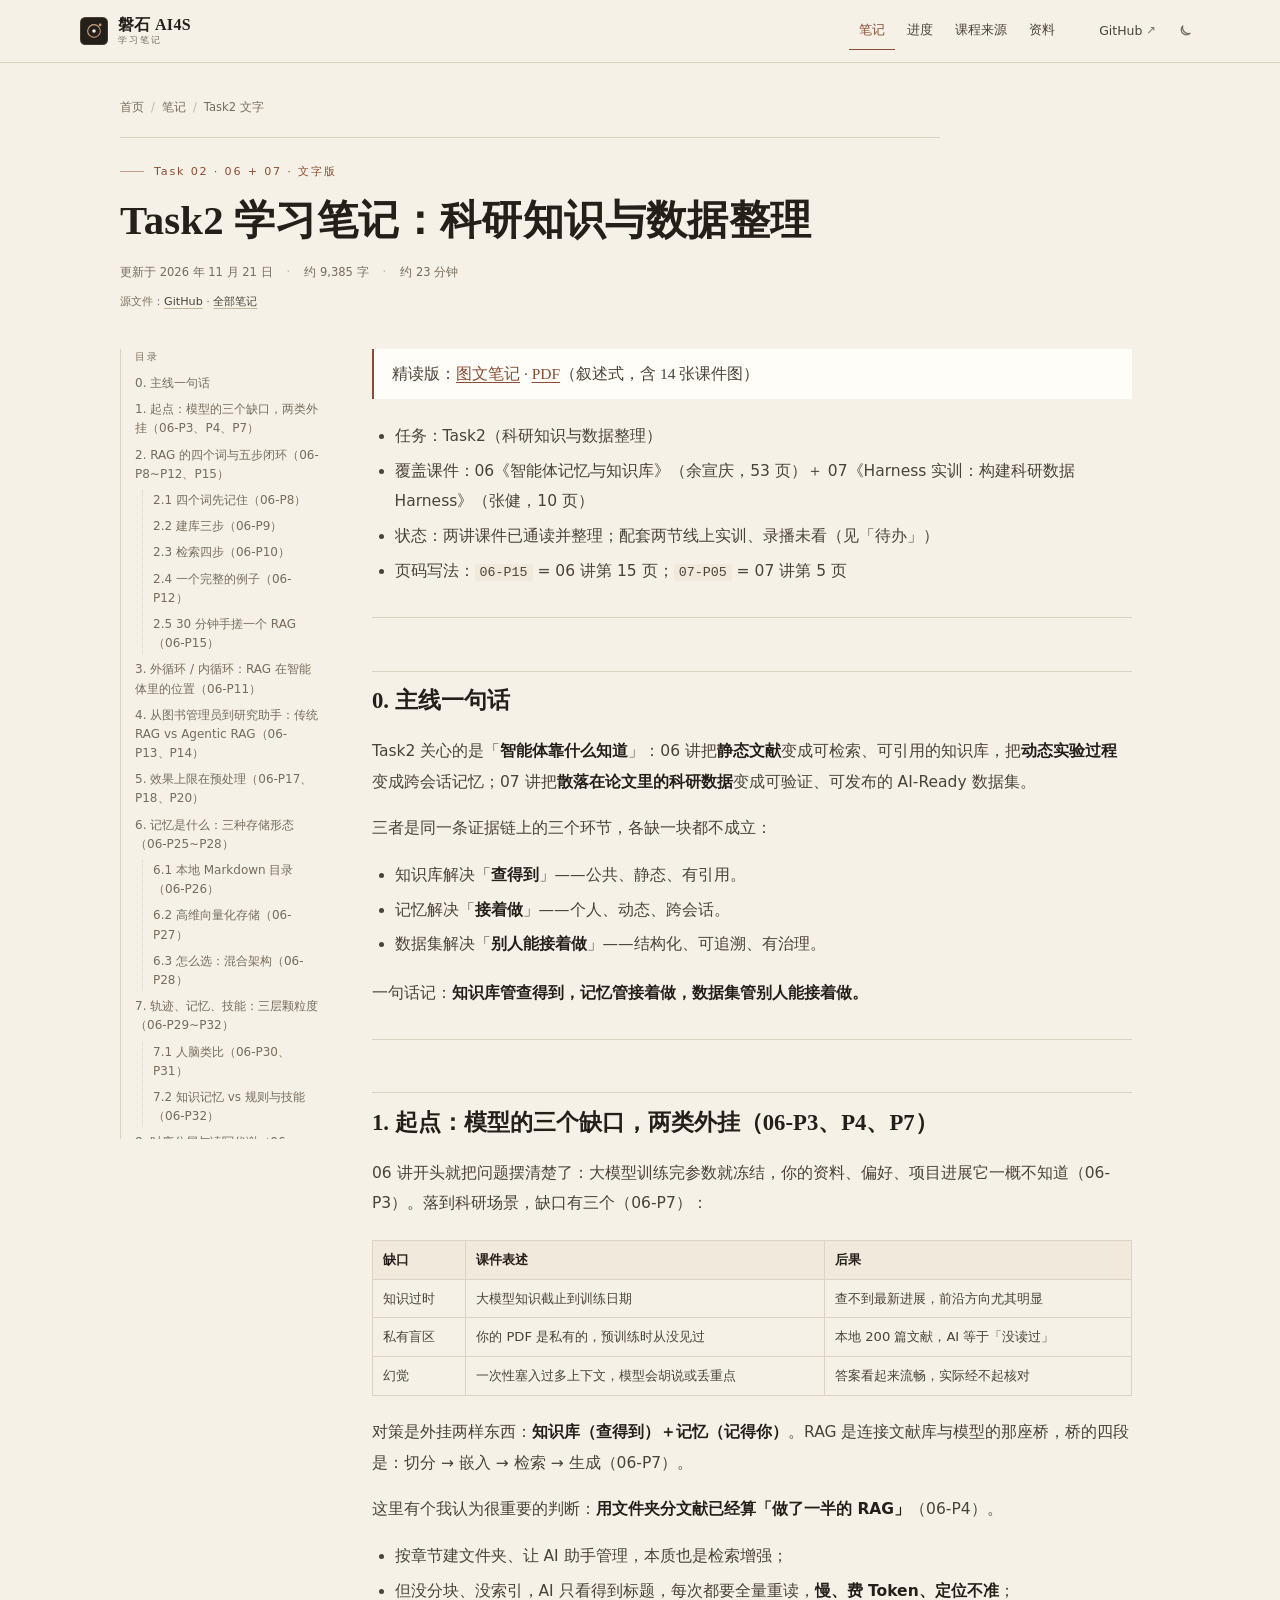
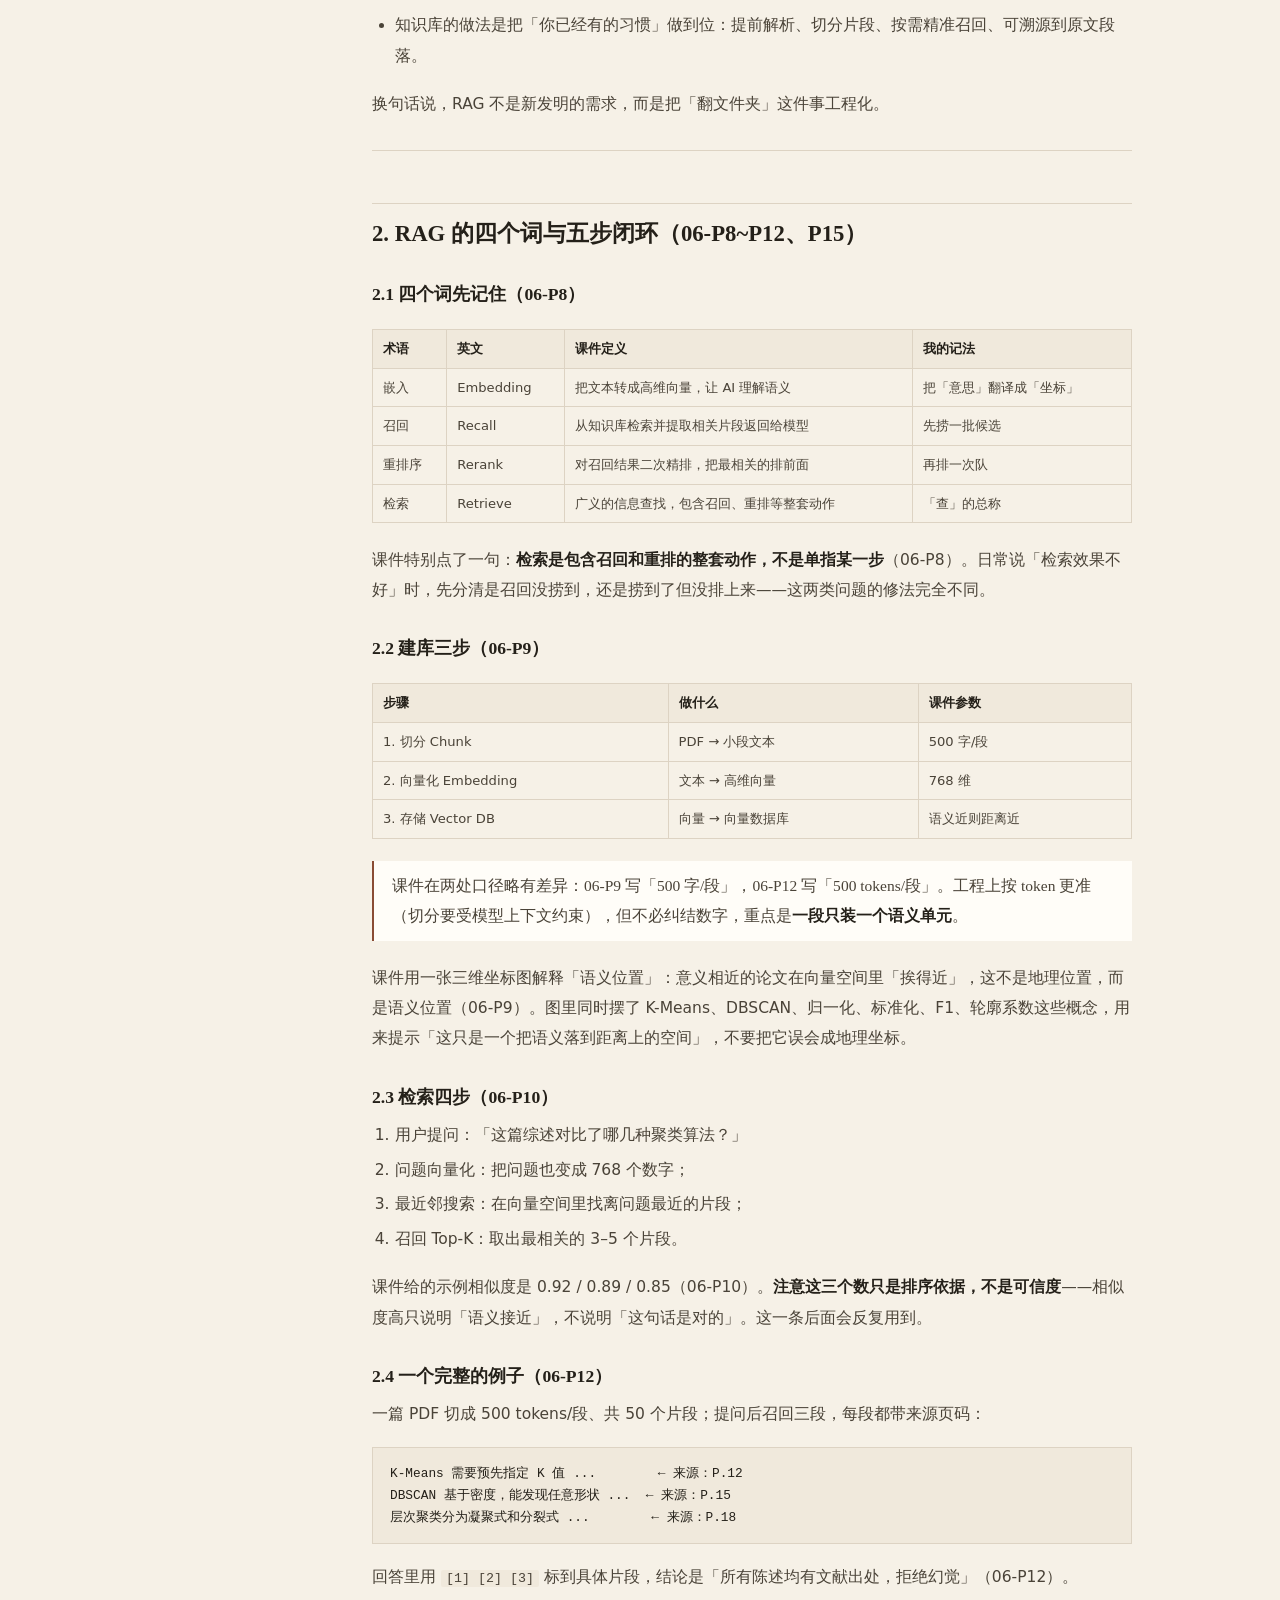
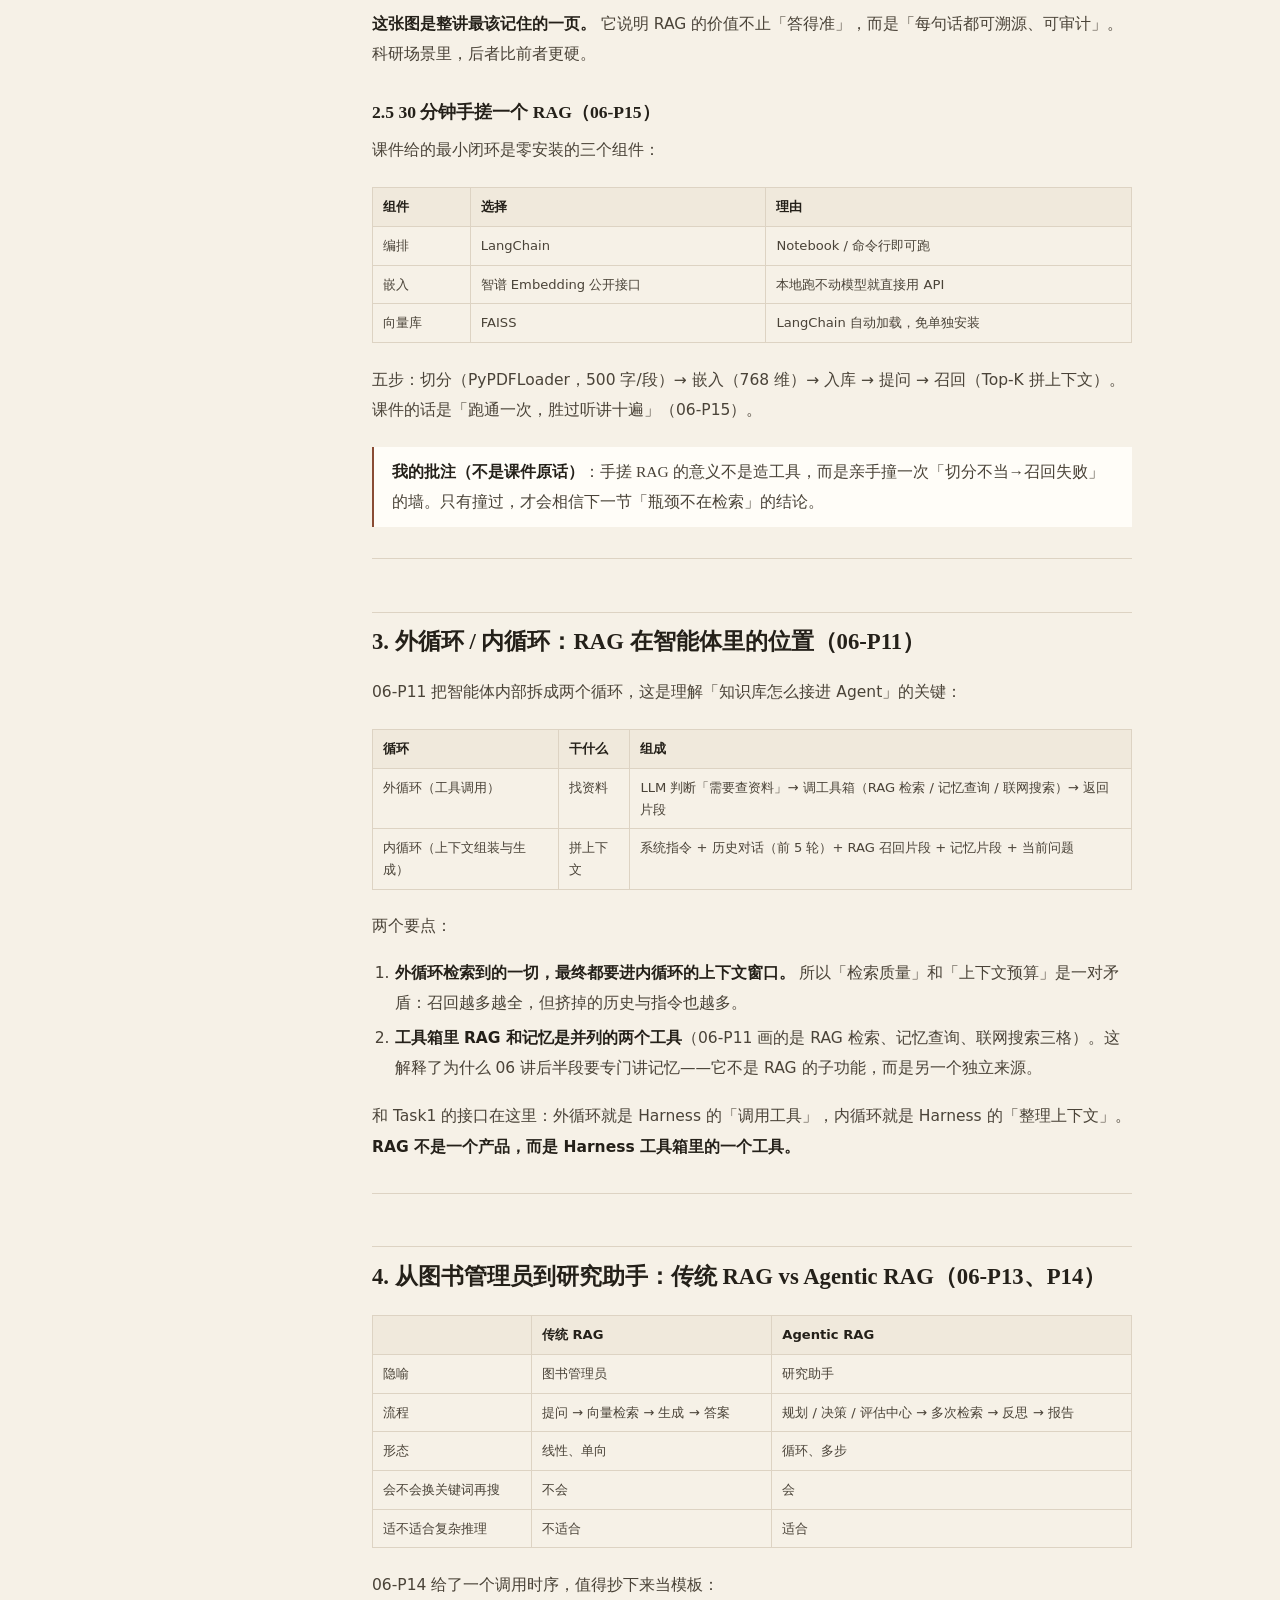
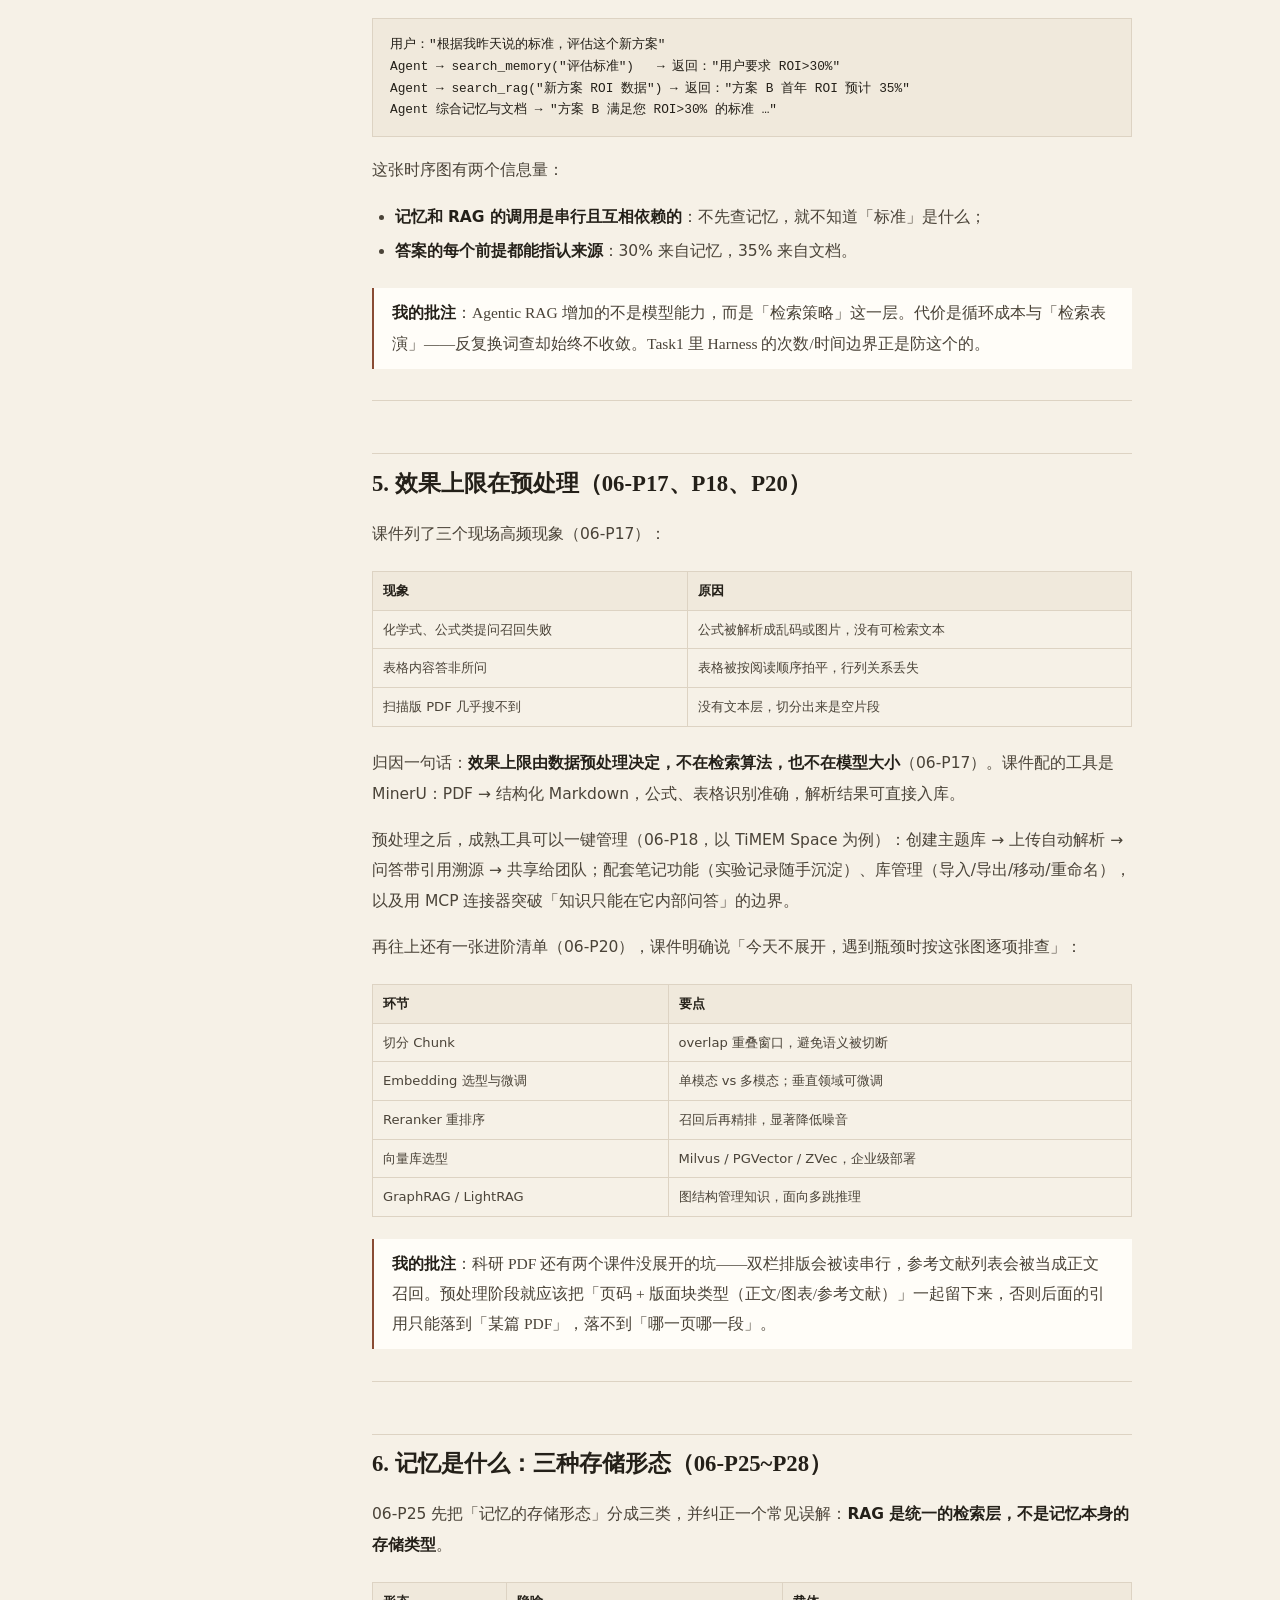
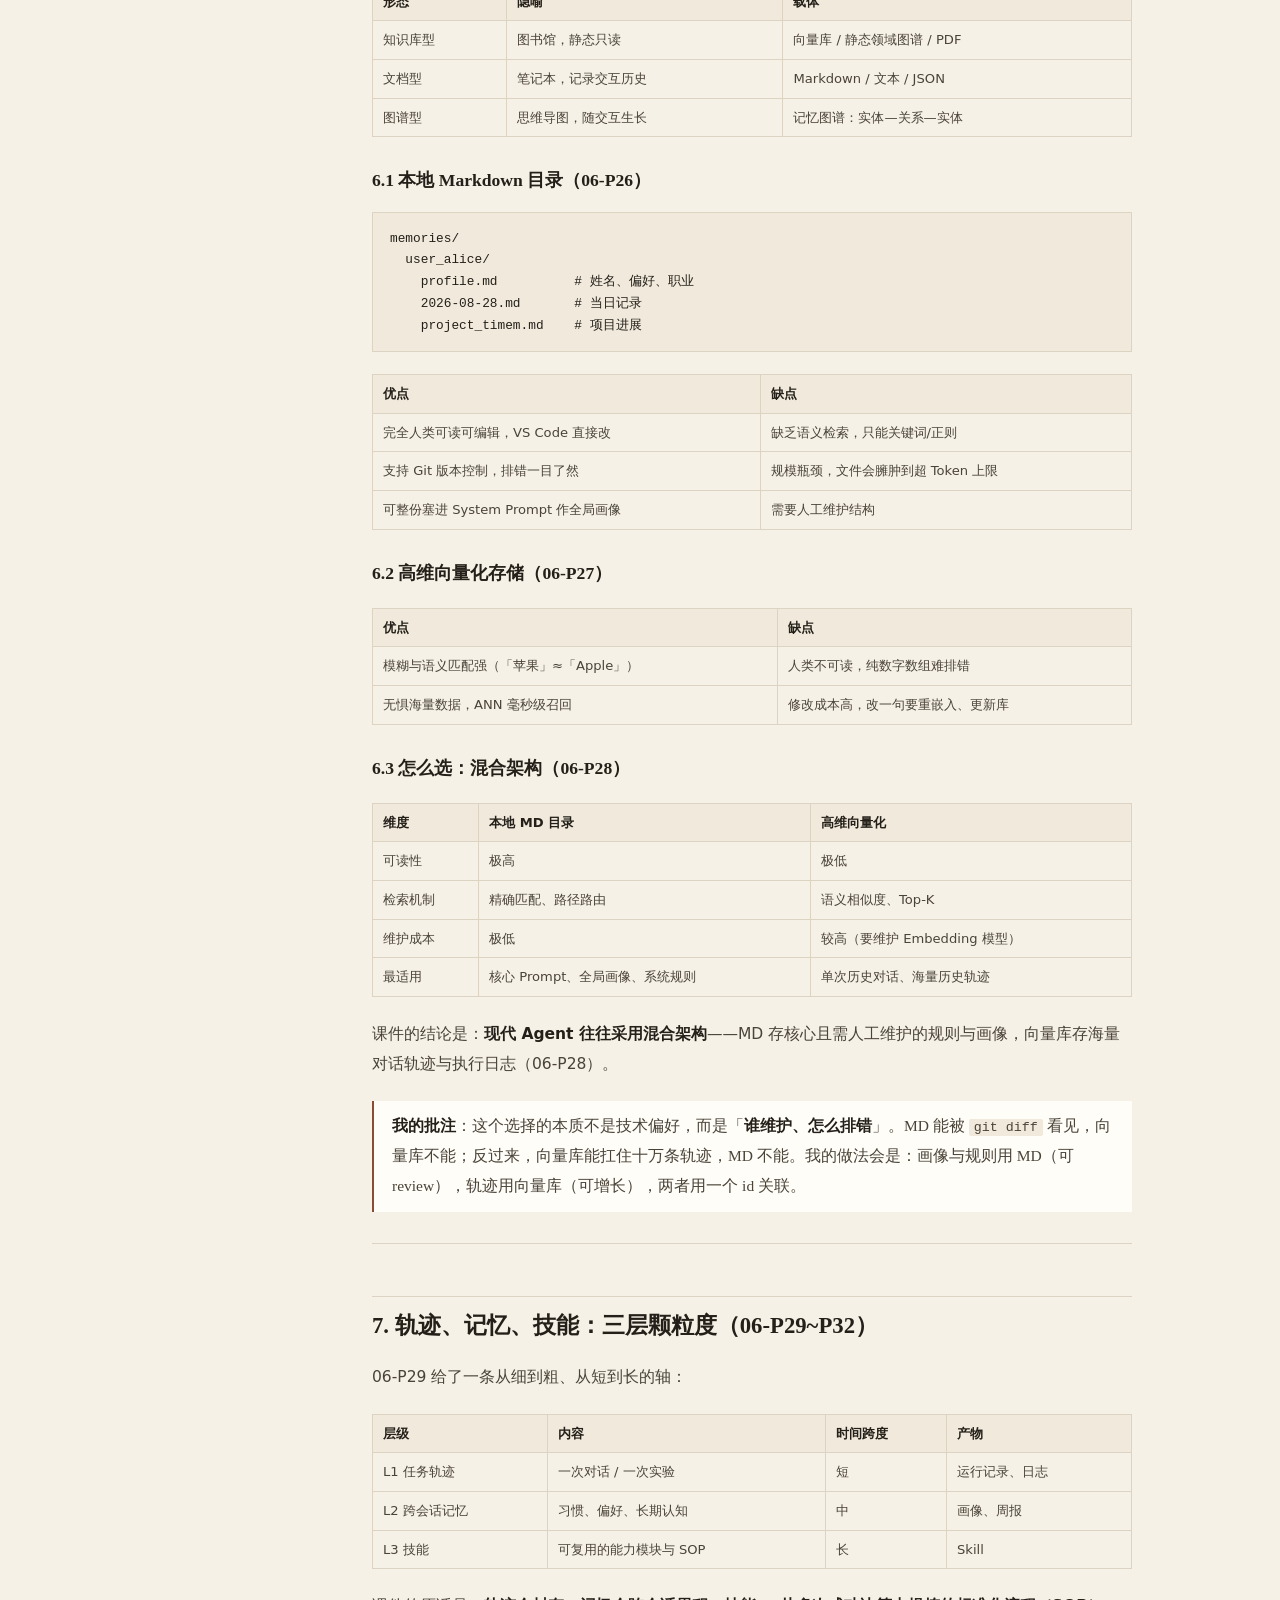
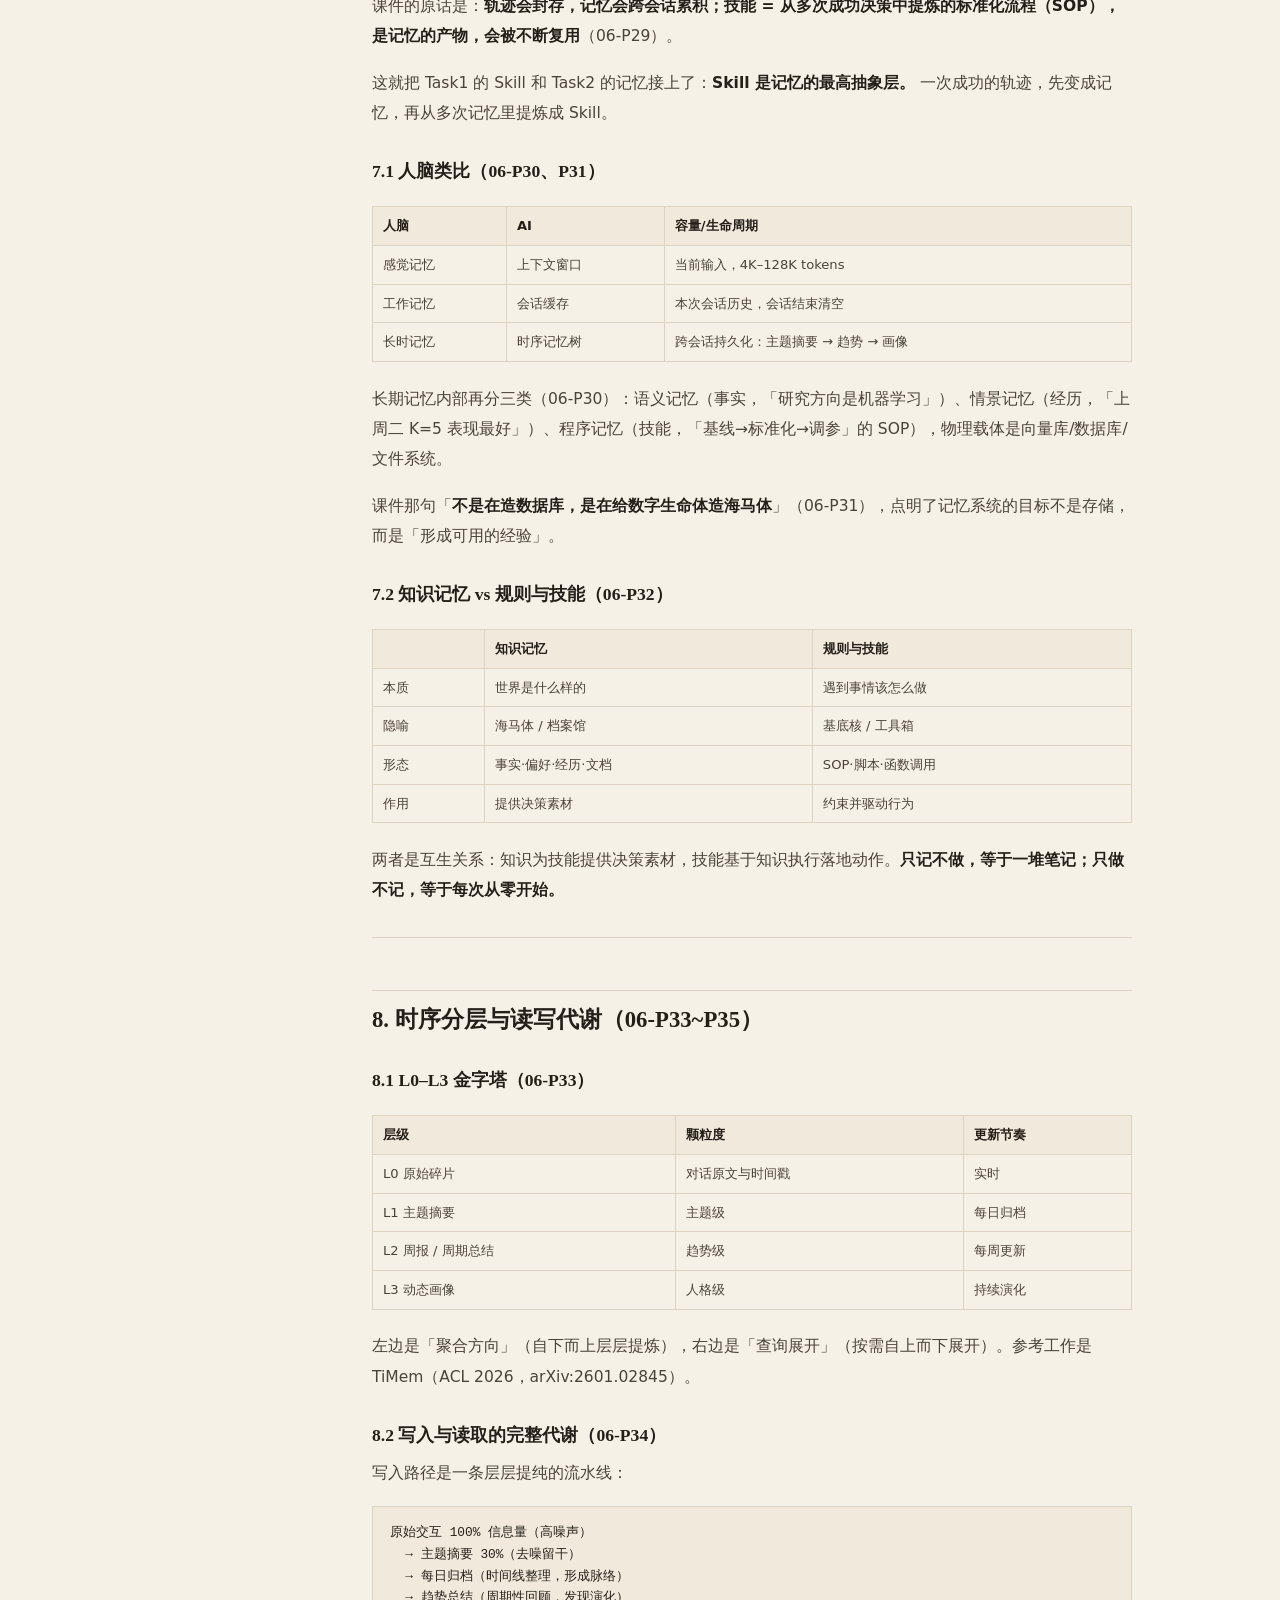
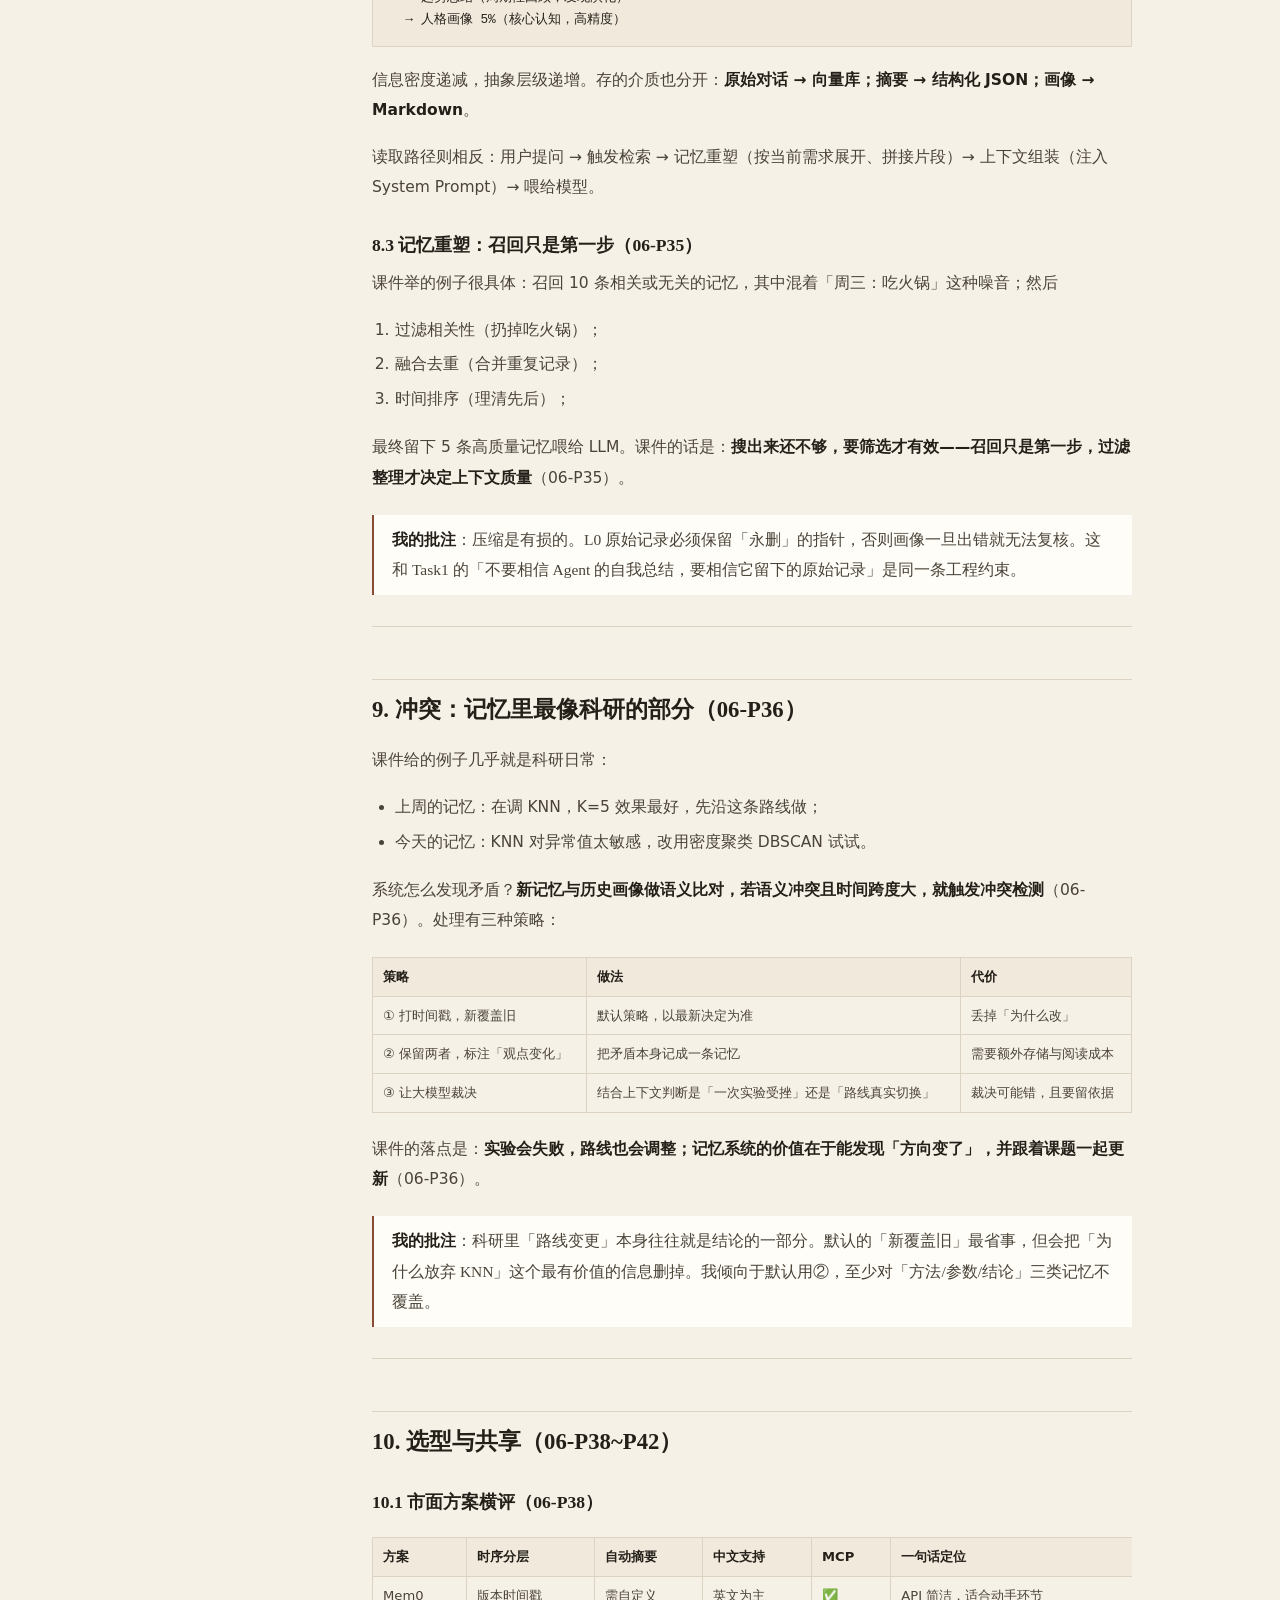
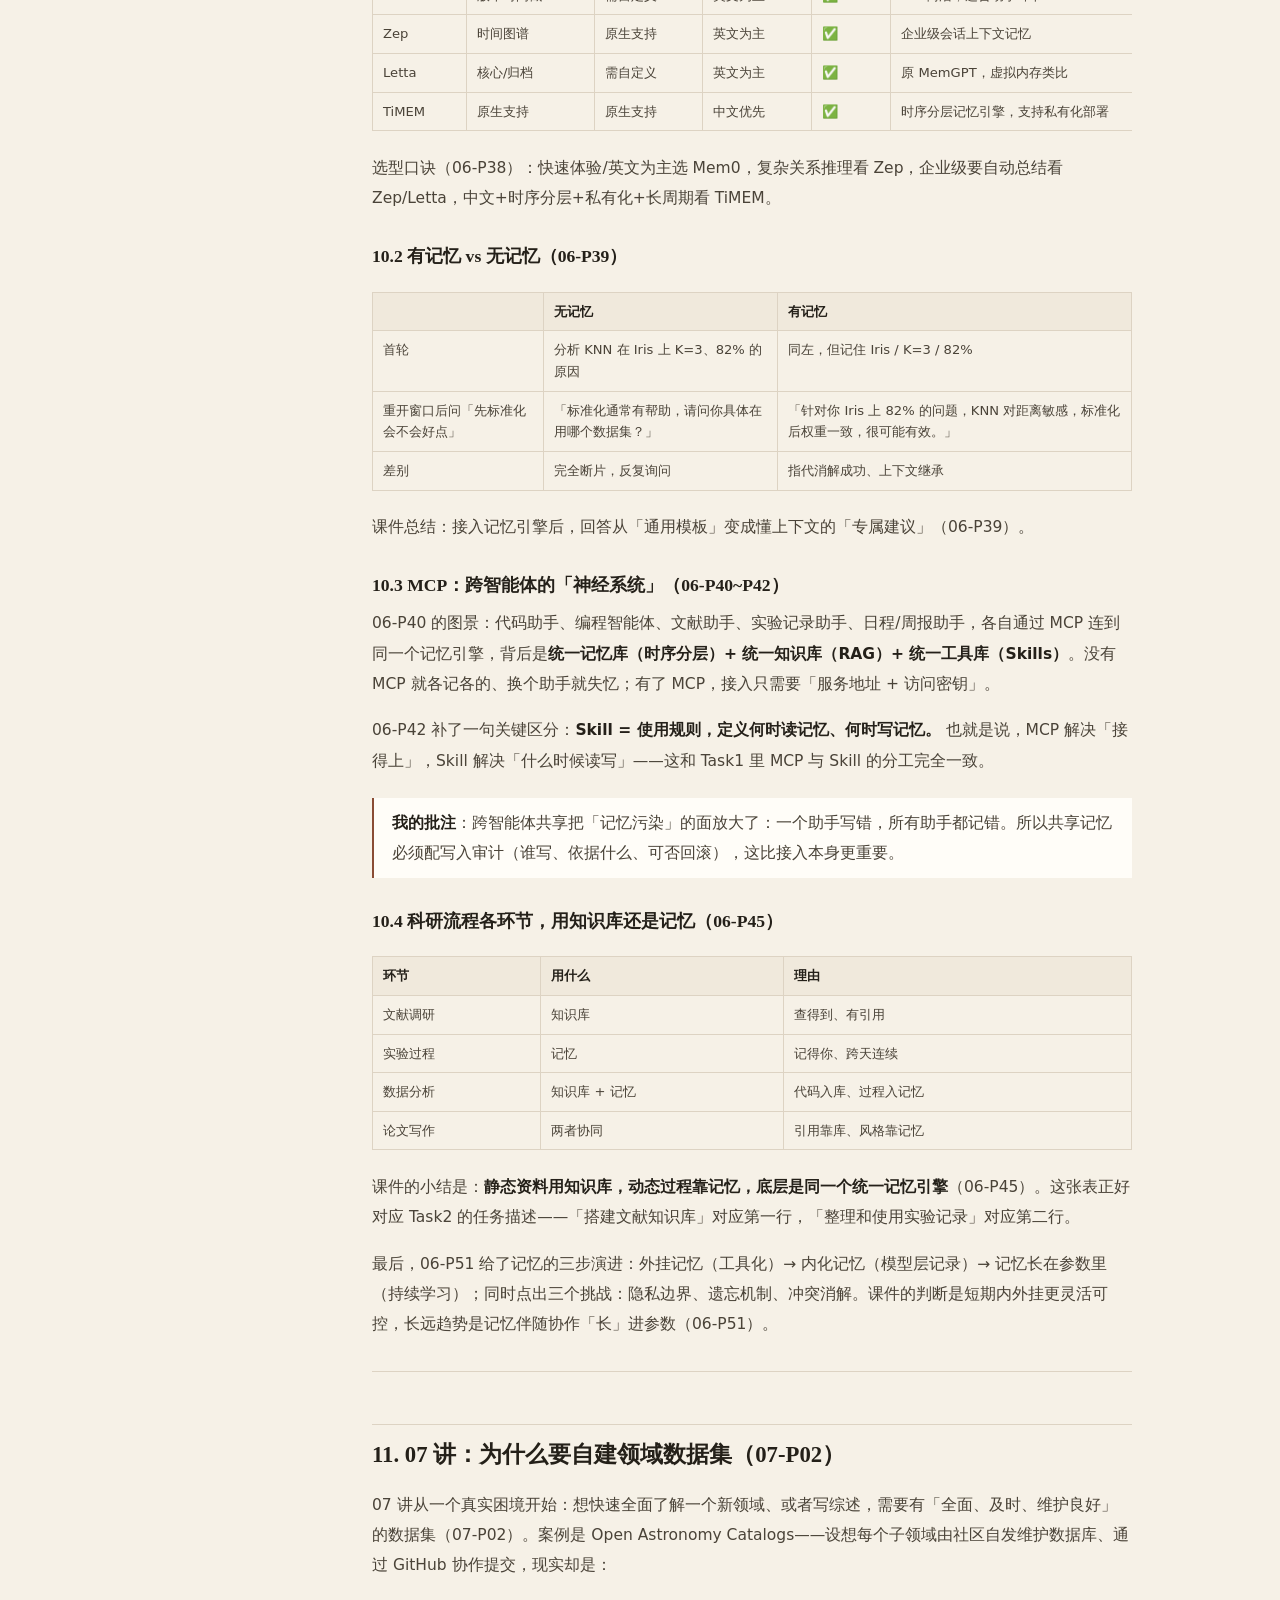
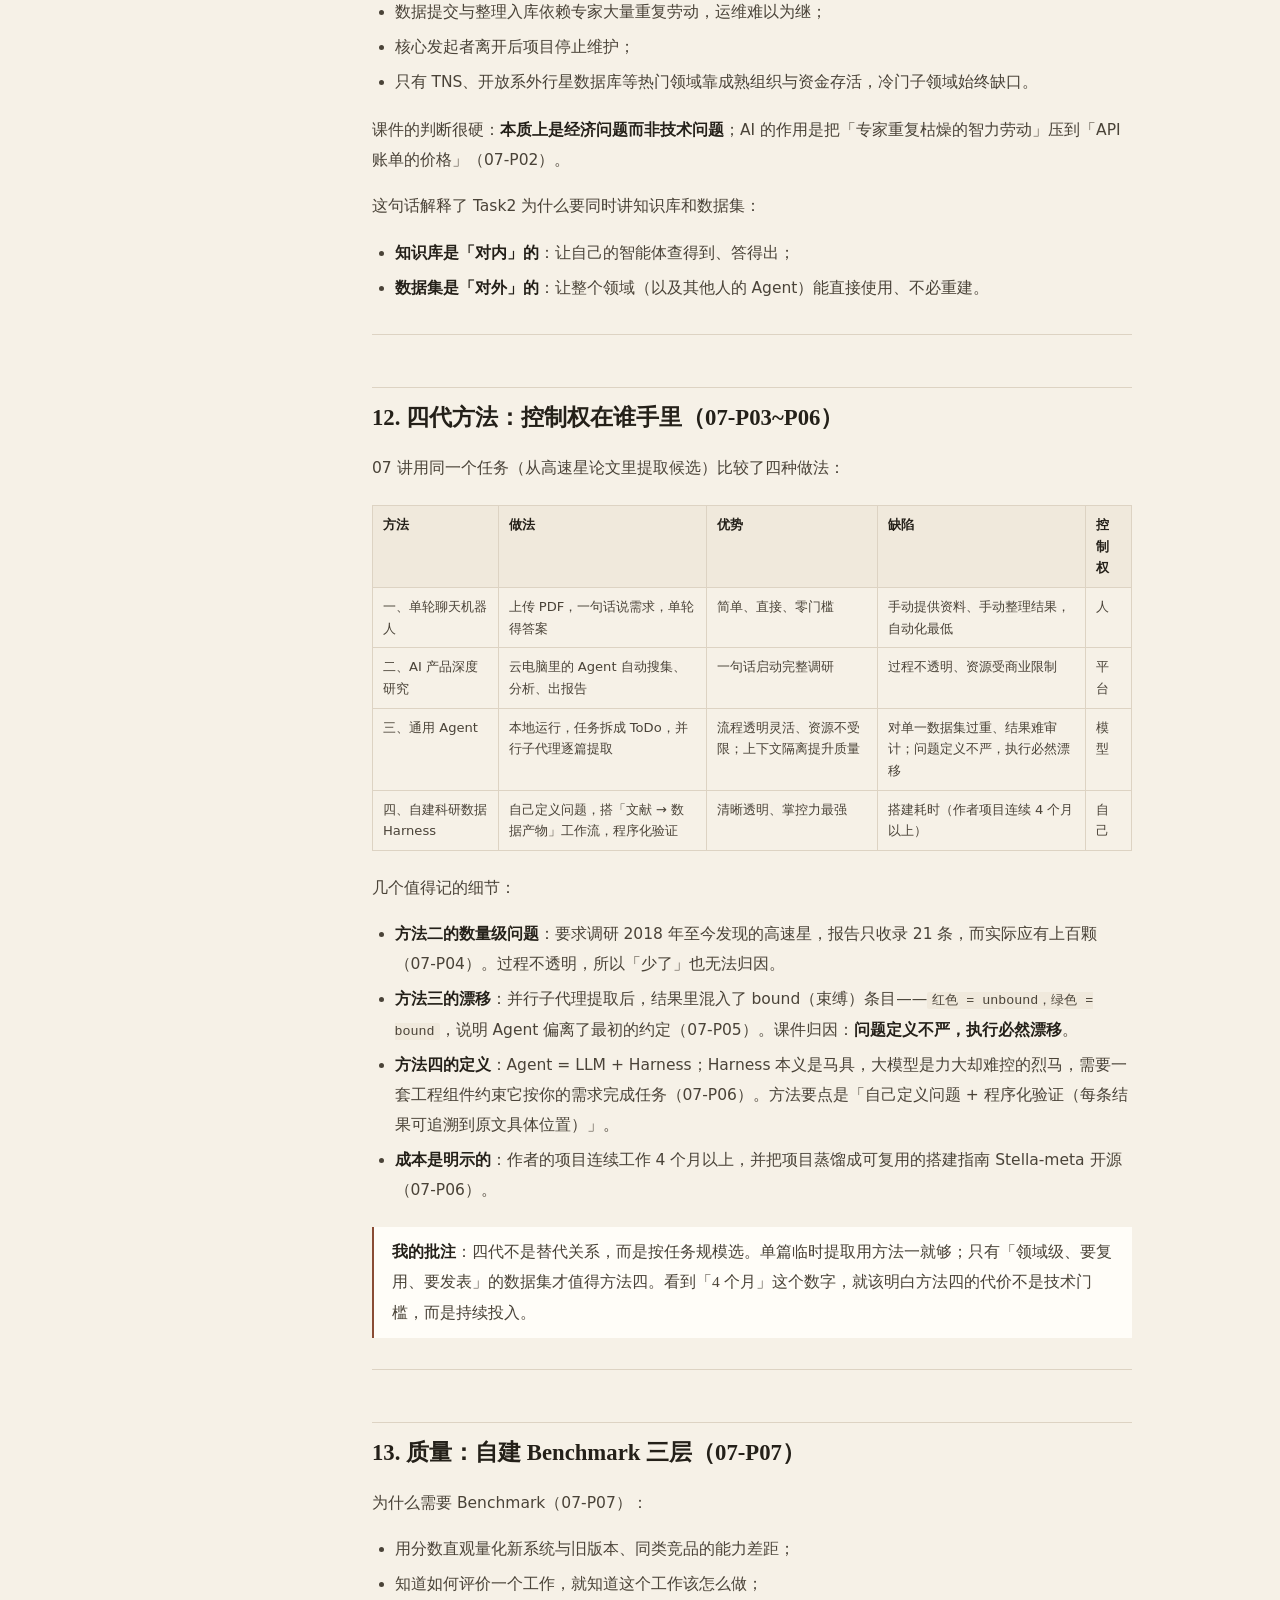
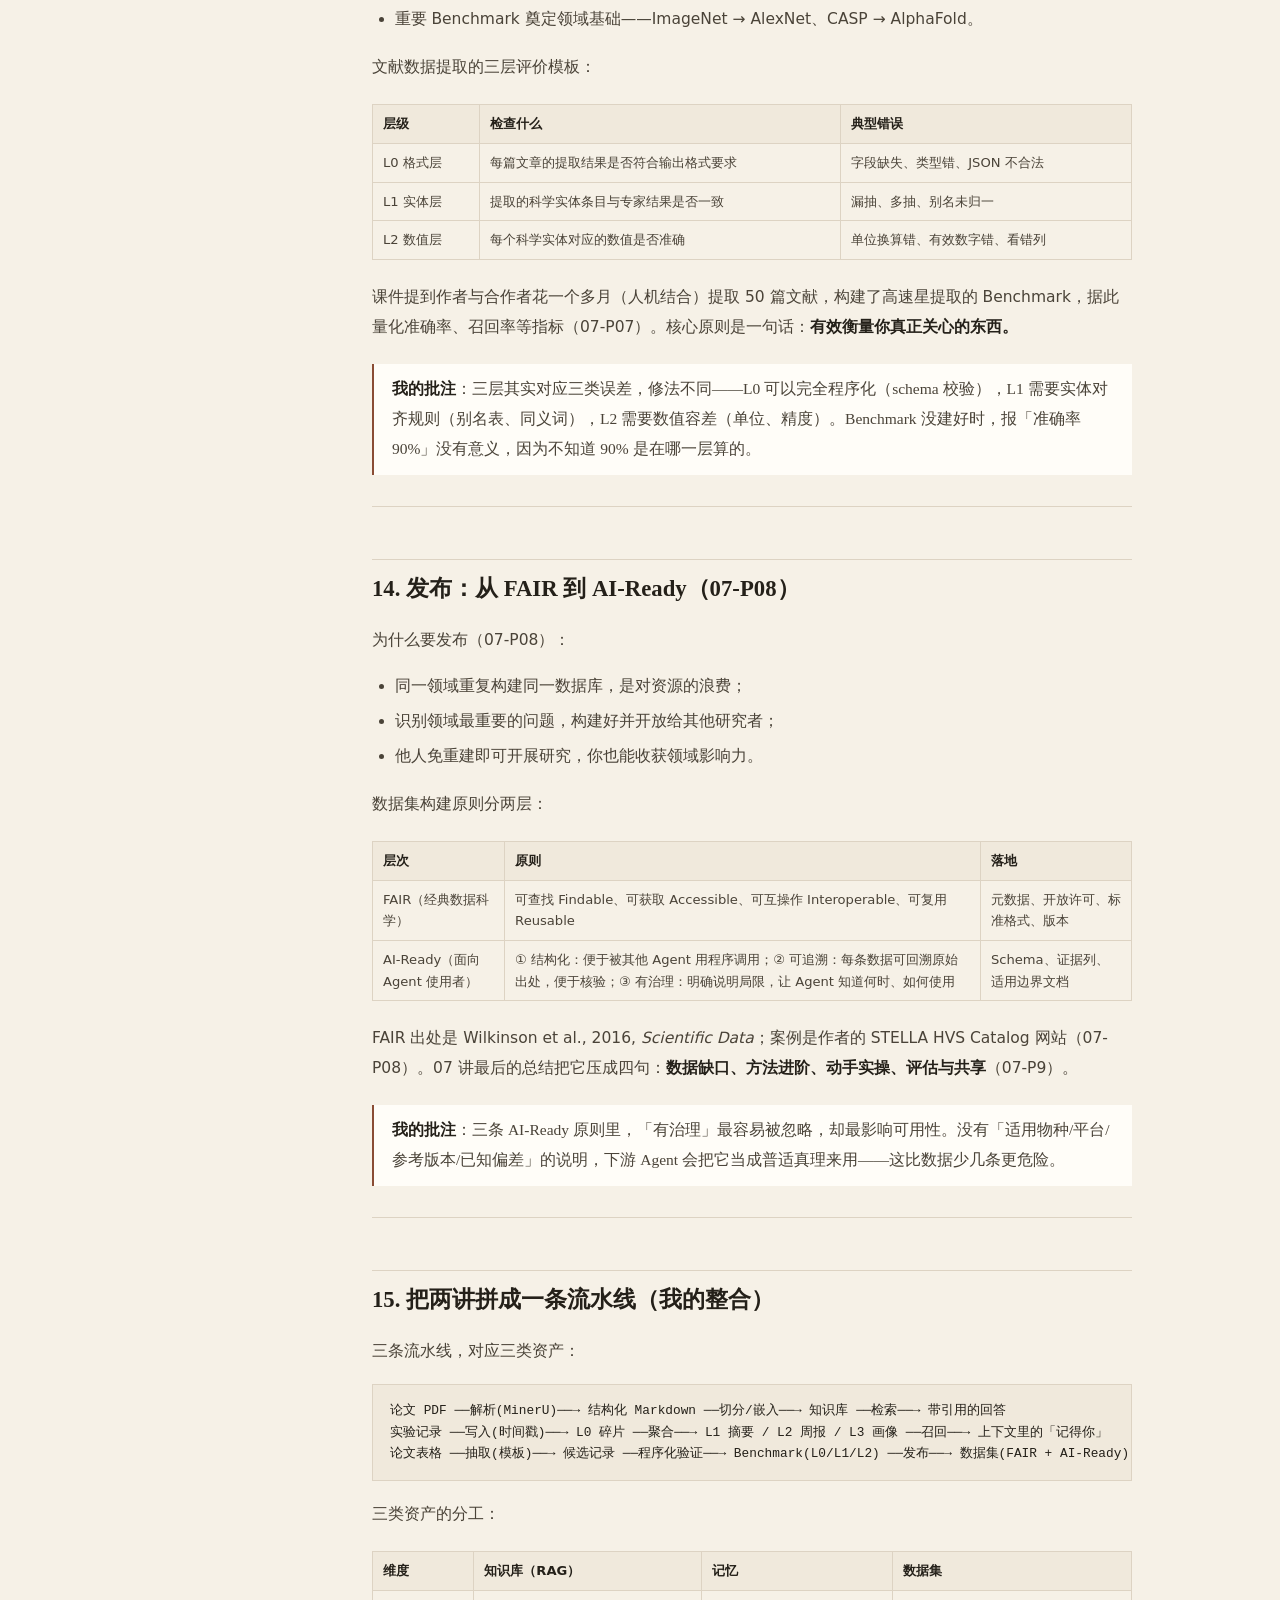
<file: docs/notes/task2-text.html>
<!DOCTYPE html>
<html lang="zh-CN" data-theme="dark">
<head>
  <meta charset="utf-8">
  <meta name="viewport" content="width=device-width, initial-scale=1">
  <title>Task2 学习笔记：科研知识与数据整理 · 磐石 AI4S</title>
  <meta name="description" content="同一份笔记的文字版：术语表、页码索引、方案横评、自测题与待办，适合检索、复制和打印。">
  <meta name="theme-color" content="#17130f">
  <meta name="author" content="biociao">
  <link rel="icon" href="../assets/favicon.svg" type="image/svg+xml">
  <link rel="stylesheet" href="../assets/style.css">
  <script>
    (function () {
      try {
        var saved = localStorage.getItem('ai4s-theme');
        var theme = saved || (window.matchMedia('(prefers-color-scheme: light)').matches ? 'light' : 'dark');
        document.documentElement.dataset.theme = theme;
      } catch (e) {
        document.documentElement.dataset.theme = 'dark';
      }
      document.documentElement.classList.add('js');
    })();
  </script>
</head>
<body class="page-note">
  <a class="skip-link" href="#main">跳到正文</a>
  <header class="nav" id="site-nav">
    <div class="wrap nav-inner">
      <a class="brand" href="../index.html" aria-label="磐石 AI4S 学习笔记，回到首页">
        <svg class="brand-mark" viewBox="0 0 64 64" aria-hidden="true">
          <defs>
            <linearGradient id="brandGrad" x1="0" y1="0" x2="1" y2="1">
              <stop offset="0" stop-color="#d9b28c"/><stop offset="1" stop-color="#b08463"/>
            </linearGradient>
          </defs>
          <rect width="64" height="64" rx="12" fill="#231f1a"/>
          <rect x="1" y="1" width="62" height="62" rx="11" fill="none" stroke="url(#brandGrad)" stroke-opacity=".55"/>
          <circle cx="32" cy="32" r="14.5" fill="none" stroke="url(#brandGrad)" stroke-width="2.5"/>
          <circle cx="32" cy="32" r="4" fill="#f6f1e7"/>
          <circle cx="46" cy="18" r="3.2" fill="url(#brandGrad)"/>
        </svg>
        <span class="brand-text"><strong>磐石 AI4S</strong><em>学习笔记</em></span>
      </a>

      <nav class="nav-links" id="site-menu" aria-label="页面导航">
        <a href="index.html" class="active" aria-current="page">笔记</a>
        <a href="../index.html#progress">进度</a>
        <a href="../index.html#sources">课程来源</a>
        <a href="../index.html#resources">资料</a>
      </nav>

      <div class="nav-actions">
        <a class="repo-link" href="https://github.com/biociao/panshi-ai4s-practice" target="_blank" rel="noopener">GitHub<span aria-hidden="true">↗</span></a>
        <button class="icon-btn theme-btn" type="button" data-theme-toggle aria-label="切换深浅色主题">
          <svg class="ico-moon" viewBox="0 0 24 24" aria-hidden="true"><path d="M20 14.5A8.5 8.5 0 0 1 9.5 4a7 7 0 1 0 10.5 10.5Z" fill="none" stroke="currentColor" stroke-width="1.7" stroke-linejoin="round"/></svg>
          <svg class="ico-sun" viewBox="0 0 24 24" aria-hidden="true"><circle cx="12" cy="12" r="4.2" fill="none" stroke="currentColor" stroke-width="1.7"/><path d="M12 2v2.4M12 19.6V22M2 12h2.4M19.6 12H22M4.9 4.9l1.7 1.7M17.4 17.4l1.7 1.7M19.1 4.9l-1.7 1.7M6.6 17.4l-1.7 1.7" fill="none" stroke="currentColor" stroke-width="1.7" stroke-linecap="round"/></svg>
        </button>
        <button class="icon-btn menu-btn" type="button" data-menu-toggle aria-expanded="false" aria-controls="site-menu" aria-label="打开导航菜单">
          <svg viewBox="0 0 24 24" aria-hidden="true"><path d="M4 7h16M4 12h16M4 17h16" fill="none" stroke="currentColor" stroke-width="1.8" stroke-linecap="round"/></svg>
        </button>
      </div>
    </div>
  </header>
  <main id="main" class="article-main">
    <div class="wrap article-wrap">
      <nav class="breadcrumb" aria-label="面包屑">
      <a href="../index.html">首页</a><span class="sep">/</span>
      <a href="index.html">笔记</a><span class="sep">/</span>
      <span aria-current="page">Task2 文字</span>
    </nav><header class="article-head">
      <p class="eyebrow">Task 02 · 06 + 07 · 文字版</p>
      <h1>Task2 学习笔记：科研知识与数据整理</h1>
      <p class="article-meta"><span>更新于 2026 年 11 月 21 日</span><span>约 9,385 字</span><span>约 23 分钟</span></p>
      <p class="article-source">源文件：<a href="https://github.com/biociao/panshi-ai4s-practice/blob/study/learning/notes/task2/README.md" target="_blank" rel="noopener">GitHub</a> · <a href="index.html">全部笔记</a></p>
    </header><details class="toc-mobile"><summary>目录</summary><nav class="toc" aria-label="本页目录"><ol><li><a href="#0-主线一句话">0. 主线一句话</a></li><li><a href="#1-起点模型的三个缺口两类外挂06-p3p4p7">1. 起点：模型的三个缺口，两类外挂（06-P3、P4、P7）</a></li><li><a href="#2-rag-的四个词与五步闭环06-p8p12p15">2. RAG 的四个词与五步闭环（06-P8~P12、P15）</a><ol><li><a href="#21-四个词先记住06-p8">2.1 四个词先记住（06-P8）</a></li><li><a href="#22-建库三步06-p9">2.2 建库三步（06-P9）</a></li><li><a href="#23-检索四步06-p10">2.3 检索四步（06-P10）</a></li><li><a href="#24-一个完整的例子06-p12">2.4 一个完整的例子（06-P12）</a></li><li><a href="#25-30-分钟手搓一个-rag06-p15">2.5 30 分钟手搓一个 RAG（06-P15）</a></li></ol></li><li><a href="#3-外循环-内循环rag-在智能体里的位置06-p11">3. 外循环 / 内循环：RAG 在智能体里的位置（06-P11）</a></li><li><a href="#4-从图书管理员到研究助手传统-rag-vs-agentic-rag06-p13p14">4. 从图书管理员到研究助手：传统 RAG vs Agentic RAG（06-P13、P14）</a></li><li><a href="#5-效果上限在预处理06-p17p18p20">5. 效果上限在预处理（06-P17、P18、P20）</a></li><li><a href="#6-记忆是什么三种存储形态06-p25p28">6. 记忆是什么：三种存储形态（06-P25~P28）</a><ol><li><a href="#61-本地-markdown-目录06-p26">6.1 本地 Markdown 目录（06-P26）</a></li><li><a href="#62-高维向量化存储06-p27">6.2 高维向量化存储（06-P27）</a></li><li><a href="#63-怎么选混合架构06-p28">6.3 怎么选：混合架构（06-P28）</a></li></ol></li><li><a href="#7-轨迹记忆技能三层颗粒度06-p29p32">7. 轨迹、记忆、技能：三层颗粒度（06-P29~P32）</a><ol><li><a href="#71-人脑类比06-p30p31">7.1 人脑类比（06-P30、P31）</a></li><li><a href="#72-知识记忆-vs-规则与技能06-p32">7.2 知识记忆 vs 规则与技能（06-P32）</a></li></ol></li><li><a href="#8-时序分层与读写代谢06-p33p35">8. 时序分层与读写代谢（06-P33~P35）</a><ol><li><a href="#81-l0l3-金字塔06-p33">8.1 L0–L3 金字塔（06-P33）</a></li><li><a href="#82-写入与读取的完整代谢06-p34">8.2 写入与读取的完整代谢（06-P34）</a></li><li><a href="#83-记忆重塑召回只是第一步06-p35">8.3 记忆重塑：召回只是第一步（06-P35）</a></li></ol></li><li><a href="#9-冲突记忆里最像科研的部分06-p36">9. 冲突：记忆里最像科研的部分（06-P36）</a></li><li><a href="#10-选型与共享06-p38p42">10. 选型与共享（06-P38~P42）</a><ol><li><a href="#101-市面方案横评06-p38">10.1 市面方案横评（06-P38）</a></li><li><a href="#102-有记忆-vs-无记忆06-p39">10.2 有记忆 vs 无记忆（06-P39）</a></li><li><a href="#103-mcp跨智能体的神经系统06-p40p42">10.3 MCP：跨智能体的「神经系统」（06-P40~P42）</a></li><li><a href="#104-科研流程各环节用知识库还是记忆06-p45">10.4 科研流程各环节，用知识库还是记忆（06-P45）</a></li></ol></li><li><a href="#11-07-讲为什么要自建领域数据集07-p02">11. 07 讲：为什么要自建领域数据集（07-P02）</a></li><li><a href="#12-四代方法控制权在谁手里07-p03p06">12. 四代方法：控制权在谁手里（07-P03~P06）</a></li><li><a href="#13-质量自建-benchmark-三层07-p07">13. 质量：自建 Benchmark 三层（07-P07）</a></li><li><a href="#14-发布从-fair-到-ai-ready07-p08">14. 发布：从 FAIR 到 AI-Ready（07-P08）</a></li><li><a href="#15-把两讲拼成一条流水线我的整合">15. 把两讲拼成一条流水线（我的整合）</a></li><li><a href="#16-迁移到自己的课题以组学为例">16. 迁移到自己的课题（以组学为例）</a></li><li><a href="#17-动手计划尚未执行">17. 动手计划（尚未执行）</a></li><li><a href="#18-我提炼的九条用自己的话">18. 我提炼的九条（用自己的话）</a></li><li><a href="#19-自测先答再对要点">19. 自测（先答，再对要点）</a></li><li><a href="#20-待办与疑问">20. 待办与疑问</a></li><li><a href="#21-资料出处与引用声明">21. 资料出处与引用声明</a></li></ol></nav></details><div class="article-layout"><nav class="toc" aria-label="本页目录"><p class="toc-title">目录</p><ol><li><a href="#0-主线一句话">0. 主线一句话</a></li><li><a href="#1-起点模型的三个缺口两类外挂06-p3p4p7">1. 起点：模型的三个缺口，两类外挂（06-P3、P4、P7）</a></li><li><a href="#2-rag-的四个词与五步闭环06-p8p12p15">2. RAG 的四个词与五步闭环（06-P8~P12、P15）</a><ol><li><a href="#21-四个词先记住06-p8">2.1 四个词先记住（06-P8）</a></li><li><a href="#22-建库三步06-p9">2.2 建库三步（06-P9）</a></li><li><a href="#23-检索四步06-p10">2.3 检索四步（06-P10）</a></li><li><a href="#24-一个完整的例子06-p12">2.4 一个完整的例子（06-P12）</a></li><li><a href="#25-30-分钟手搓一个-rag06-p15">2.5 30 分钟手搓一个 RAG（06-P15）</a></li></ol></li><li><a href="#3-外循环-内循环rag-在智能体里的位置06-p11">3. 外循环 / 内循环：RAG 在智能体里的位置（06-P11）</a></li><li><a href="#4-从图书管理员到研究助手传统-rag-vs-agentic-rag06-p13p14">4. 从图书管理员到研究助手：传统 RAG vs Agentic RAG（06-P13、P14）</a></li><li><a href="#5-效果上限在预处理06-p17p18p20">5. 效果上限在预处理（06-P17、P18、P20）</a></li><li><a href="#6-记忆是什么三种存储形态06-p25p28">6. 记忆是什么：三种存储形态（06-P25~P28）</a><ol><li><a href="#61-本地-markdown-目录06-p26">6.1 本地 Markdown 目录（06-P26）</a></li><li><a href="#62-高维向量化存储06-p27">6.2 高维向量化存储（06-P27）</a></li><li><a href="#63-怎么选混合架构06-p28">6.3 怎么选：混合架构（06-P28）</a></li></ol></li><li><a href="#7-轨迹记忆技能三层颗粒度06-p29p32">7. 轨迹、记忆、技能：三层颗粒度（06-P29~P32）</a><ol><li><a href="#71-人脑类比06-p30p31">7.1 人脑类比（06-P30、P31）</a></li><li><a href="#72-知识记忆-vs-规则与技能06-p32">7.2 知识记忆 vs 规则与技能（06-P32）</a></li></ol></li><li><a href="#8-时序分层与读写代谢06-p33p35">8. 时序分层与读写代谢（06-P33~P35）</a><ol><li><a href="#81-l0l3-金字塔06-p33">8.1 L0–L3 金字塔（06-P33）</a></li><li><a href="#82-写入与读取的完整代谢06-p34">8.2 写入与读取的完整代谢（06-P34）</a></li><li><a href="#83-记忆重塑召回只是第一步06-p35">8.3 记忆重塑：召回只是第一步（06-P35）</a></li></ol></li><li><a href="#9-冲突记忆里最像科研的部分06-p36">9. 冲突：记忆里最像科研的部分（06-P36）</a></li><li><a href="#10-选型与共享06-p38p42">10. 选型与共享（06-P38~P42）</a><ol><li><a href="#101-市面方案横评06-p38">10.1 市面方案横评（06-P38）</a></li><li><a href="#102-有记忆-vs-无记忆06-p39">10.2 有记忆 vs 无记忆（06-P39）</a></li><li><a href="#103-mcp跨智能体的神经系统06-p40p42">10.3 MCP：跨智能体的「神经系统」（06-P40~P42）</a></li><li><a href="#104-科研流程各环节用知识库还是记忆06-p45">10.4 科研流程各环节，用知识库还是记忆（06-P45）</a></li></ol></li><li><a href="#11-07-讲为什么要自建领域数据集07-p02">11. 07 讲：为什么要自建领域数据集（07-P02）</a></li><li><a href="#12-四代方法控制权在谁手里07-p03p06">12. 四代方法：控制权在谁手里（07-P03~P06）</a></li><li><a href="#13-质量自建-benchmark-三层07-p07">13. 质量：自建 Benchmark 三层（07-P07）</a></li><li><a href="#14-发布从-fair-到-ai-ready07-p08">14. 发布：从 FAIR 到 AI-Ready（07-P08）</a></li><li><a href="#15-把两讲拼成一条流水线我的整合">15. 把两讲拼成一条流水线（我的整合）</a></li><li><a href="#16-迁移到自己的课题以组学为例">16. 迁移到自己的课题（以组学为例）</a></li><li><a href="#17-动手计划尚未执行">17. 动手计划（尚未执行）</a></li><li><a href="#18-我提炼的九条用自己的话">18. 我提炼的九条（用自己的话）</a></li><li><a href="#19-自测先答再对要点">19. 自测（先答，再对要点）</a></li><li><a href="#20-待办与疑问">20. 待办与疑问</a></li><li><a href="#21-资料出处与引用声明">21. 资料出处与引用声明</a></li></ol></nav><article class="article-body"><blockquote>
<p>精读版：<a href="task2-illustrated.html">图文笔记</a> · <a href="https://github.com/biociao/panshi-ai4s-practice/blob/study/learning/notes/task2/task2-illustrated-notes.pdf" rel="noopener" target="_blank">PDF</a>（叙述式，含 14 张课件图）</p>
</blockquote>
<ul>
<li>任务：Task2（科研知识与数据整理）</li>
<li>覆盖课件：06《智能体记忆与知识库》（余宣庆，53 页）＋ 07《Harness 实训：构建科研数据 Harness》（张健，10 页）</li>
<li>状态：两讲课件已通读并整理；配套两节线上实训、录播未看（见「待办」）</li>
<li>页码写法：<code>06-P15</code> = 06 讲第 15 页；<code>07-P05</code> = 07 讲第 5 页</li>
</ul>
<hr/>
<h2 id="0-主线一句话">0. 主线一句话<a aria-label="链接到本节" class="heading-anchor" href="#0-主线一句话">#</a></h2>
<p>Task2 关心的是「<strong>智能体靠什么知道</strong>」：06 讲把<strong>静态文献</strong>变成可检索、可引用的知识库，把<strong>动态实验过程</strong>变成跨会话记忆；07 讲把<strong>散落在论文里的科研数据</strong>变成可验证、可发布的 AI-Ready 数据集。</p>
<p>三者是同一条证据链上的三个环节，各缺一块都不成立：</p>
<ul>
<li>知识库解决「<strong>查得到</strong>」——公共、静态、有引用。</li>
<li>记忆解决「<strong>接着做</strong>」——个人、动态、跨会话。</li>
<li>数据集解决「<strong>别人能接着做</strong>」——结构化、可追溯、有治理。</li>
</ul>
<p>一句话记：<strong>知识库管查得到，记忆管接着做，数据集管别人能接着做。</strong></p>
<hr/>
<h2 id="1-起点模型的三个缺口两类外挂06-p3p4p7">1. 起点：模型的三个缺口，两类外挂（06-P3、P4、P7）<a aria-label="链接到本节" class="heading-anchor" href="#1-起点模型的三个缺口两类外挂06-p3p4p7">#</a></h2>
<p>06 讲开头就把问题摆清楚了：大模型训练完参数就冻结，你的资料、偏好、项目进展它一概不知道（06-P3）。落到科研场景，缺口有三个（06-P7）：</p>
<div class="table-wrap"><table>
<thead>
<tr>
<th>缺口</th>
<th>课件表述</th>
<th>后果</th>
</tr>
</thead>
<tbody>
<tr>
<td>知识过时</td>
<td>大模型知识截止到训练日期</td>
<td>查不到最新进展，前沿方向尤其明显</td>
</tr>
<tr>
<td>私有盲区</td>
<td>你的 PDF 是私有的，预训练时从没见过</td>
<td>本地 200 篇文献，AI 等于「没读过」</td>
</tr>
<tr>
<td>幻觉</td>
<td>一次性塞入过多上下文，模型会胡说或丢重点</td>
<td>答案看起来流畅，实际经不起核对</td>
</tr>
</tbody>
</table></div>
<p>对策是外挂两样东西：<strong>知识库（查得到）＋记忆（记得你）</strong>。RAG 是连接文献库与模型的那座桥，桥的四段是：切分 → 嵌入 → 检索 → 生成（06-P7）。</p>
<p>这里有个我认为很重要的判断：<strong>用文件夹分文献已经算「做了一半的 RAG」</strong>（06-P4）。</p>
<ul>
<li>按章节建文件夹、让 AI 助手管理，本质也是检索增强；</li>
<li>但没分块、没索引，AI 只看得到标题，每次都要全量重读，<strong>慢、费 Token、定位不准</strong>；</li>
<li>知识库的做法是把「你已经有的习惯」做到位：提前解析、切分片段、按需精准召回、可溯源到原文段落。</li>
</ul>
<p>换句话说，RAG 不是新发明的需求，而是把「翻文件夹」这件事工程化。</p>
<hr/>
<h2 id="2-rag-的四个词与五步闭环06-p8p12p15">2. RAG 的四个词与五步闭环（06-P8~P12、P15）<a aria-label="链接到本节" class="heading-anchor" href="#2-rag-的四个词与五步闭环06-p8p12p15">#</a></h2>
<h3 id="21-四个词先记住06-p8">2.1 四个词先记住（06-P8）<a aria-label="链接到本节" class="heading-anchor" href="#21-四个词先记住06-p8">#</a></h3>
<div class="table-wrap"><table>
<thead>
<tr>
<th>术语</th>
<th>英文</th>
<th>课件定义</th>
<th>我的记法</th>
</tr>
</thead>
<tbody>
<tr>
<td>嵌入</td>
<td>Embedding</td>
<td>把文本转成高维向量，让 AI 理解语义</td>
<td>把「意思」翻译成「坐标」</td>
</tr>
<tr>
<td>召回</td>
<td>Recall</td>
<td>从知识库检索并提取相关片段返回给模型</td>
<td>先捞一批候选</td>
</tr>
<tr>
<td>重排序</td>
<td>Rerank</td>
<td>对召回结果二次精排，把最相关的排前面</td>
<td>再排一次队</td>
</tr>
<tr>
<td>检索</td>
<td>Retrieve</td>
<td>广义的信息查找，包含召回、重排等整套动作</td>
<td>「查」的总称</td>
</tr>
</tbody>
</table></div>
<p>课件特别点了一句：<strong>检索是包含召回和重排的整套动作，不是单指某一步</strong>（06-P8）。日常说「检索效果不好」时，先分清是召回没捞到，还是捞到了但没排上来——这两类问题的修法完全不同。</p>
<h3 id="22-建库三步06-p9">2.2 建库三步（06-P9）<a aria-label="链接到本节" class="heading-anchor" href="#22-建库三步06-p9">#</a></h3>
<div class="table-wrap"><table>
<thead>
<tr>
<th>步骤</th>
<th>做什么</th>
<th>课件参数</th>
</tr>
</thead>
<tbody>
<tr>
<td>1. 切分 Chunk</td>
<td>PDF → 小段文本</td>
<td>500 字/段</td>
</tr>
<tr>
<td>2. 向量化 Embedding</td>
<td>文本 → 高维向量</td>
<td>768 维</td>
</tr>
<tr>
<td>3. 存储 Vector DB</td>
<td>向量 → 向量数据库</td>
<td>语义近则距离近</td>
</tr>
</tbody>
</table></div>
<blockquote>
<p>课件在两处口径略有差异：06-P9 写「500 字/段」，06-P12 写「500 tokens/段」。工程上按 token 更准（切分要受模型上下文约束），但不必纠结数字，重点是<strong>一段只装一个语义单元</strong>。</p>
</blockquote>
<p>课件用一张三维坐标图解释「语义位置」：意义相近的论文在向量空间里「挨得近」，这不是地理位置，而是语义位置（06-P9）。图里同时摆了 K-Means、DBSCAN、归一化、标准化、F1、轮廓系数这些概念，用来提示「这只是一个把语义落到距离上的空间」，不要把它误会成地理坐标。</p>
<h3 id="23-检索四步06-p10">2.3 检索四步（06-P10）<a aria-label="链接到本节" class="heading-anchor" href="#23-检索四步06-p10">#</a></h3>
<ol>
<li>用户提问：「这篇综述对比了哪几种聚类算法？」</li>
<li>问题向量化：把问题也变成 768 个数字；</li>
<li>最近邻搜索：在向量空间里找离问题最近的片段；</li>
<li>召回 Top-K：取出最相关的 3–5 个片段。</li>
</ol>
<p>课件给的示例相似度是 0.92 / 0.89 / 0.85（06-P10）。<strong>注意这三个数只是排序依据，不是可信度</strong>——相似度高只说明「语义接近」，不说明「这句话是对的」。这一条后面会反复用到。</p>
<h3 id="24-一个完整的例子06-p12">2.4 一个完整的例子（06-P12）<a aria-label="链接到本节" class="heading-anchor" href="#24-一个完整的例子06-p12">#</a></h3>
<p>一篇 PDF 切成 500 tokens/段、共 50 个片段；提问后召回三段，每段都带来源页码：</p>
<pre><code class="language-text">K-Means 需要预先指定 K 值 ...        ← 来源：P.12
DBSCAN 基于密度，能发现任意形状 ...  ← 来源：P.15
层次聚类分为凝聚式和分裂式 ...        ← 来源：P.18
</code></pre>
<p>回答里用 <code>[1] [2] [3]</code> 标到具体片段，结论是「所有陈述均有文献出处，拒绝幻觉」（06-P12）。</p>
<p><strong>这张图是整讲最该记住的一页。</strong> 它说明 RAG 的价值不止「答得准」，而是「每句话都可溯源、可审计」。科研场景里，后者比前者更硬。</p>
<h3 id="25-30-分钟手搓一个-rag06-p15">2.5 30 分钟手搓一个 RAG（06-P15）<a aria-label="链接到本节" class="heading-anchor" href="#25-30-分钟手搓一个-rag06-p15">#</a></h3>
<p>课件给的最小闭环是零安装的三个组件：</p>
<div class="table-wrap"><table>
<thead>
<tr>
<th>组件</th>
<th>选择</th>
<th>理由</th>
</tr>
</thead>
<tbody>
<tr>
<td>编排</td>
<td>LangChain</td>
<td>Notebook / 命令行即可跑</td>
</tr>
<tr>
<td>嵌入</td>
<td>智谱 Embedding 公开接口</td>
<td>本地跑不动模型就直接用 API</td>
</tr>
<tr>
<td>向量库</td>
<td>FAISS</td>
<td>LangChain 自动加载，免单独安装</td>
</tr>
</tbody>
</table></div>
<p>五步：切分（PyPDFLoader，500 字/段）→ 嵌入（768 维）→ 入库 → 提问 → 召回（Top-K 拼上下文）。课件的话是「跑通一次，胜过听讲十遍」（06-P15）。</p>
<blockquote>
<p><strong>我的批注（不是课件原话）</strong>：手搓 RAG 的意义不是造工具，而是亲手撞一次「切分不当→召回失败」的墙。只有撞过，才会相信下一节「瓶颈不在检索」的结论。</p>
</blockquote>
<hr/>
<h2 id="3-外循环-内循环rag-在智能体里的位置06-p11">3. 外循环 / 内循环：RAG 在智能体里的位置（06-P11）<a aria-label="链接到本节" class="heading-anchor" href="#3-外循环-内循环rag-在智能体里的位置06-p11">#</a></h2>
<p>06-P11 把智能体内部拆成两个循环，这是理解「知识库怎么接进 Agent」的关键：</p>
<div class="table-wrap"><table>
<thead>
<tr>
<th>循环</th>
<th>干什么</th>
<th>组成</th>
</tr>
</thead>
<tbody>
<tr>
<td>外循环（工具调用）</td>
<td>找资料</td>
<td>LLM 判断「需要查资料」→ 调工具箱（RAG 检索 / 记忆查询 / 联网搜索）→ 返回片段</td>
</tr>
<tr>
<td>内循环（上下文组装与生成）</td>
<td>拼上下文</td>
<td>系统指令 + 历史对话（前 5 轮）+ RAG 召回片段 + 记忆片段 + 当前问题</td>
</tr>
</tbody>
</table></div>
<p>两个要点：</p>
<ol>
<li><strong>外循环检索到的一切，最终都要进内循环的上下文窗口。</strong> 所以「检索质量」和「上下文预算」是一对矛盾：召回越多越全，但挤掉的历史与指令也越多。</li>
<li><strong>工具箱里 RAG 和记忆是并列的两个工具</strong>（06-P11 画的是 RAG 检索、记忆查询、联网搜索三格）。这解释了为什么 06 讲后半段要专门讲记忆——它不是 RAG 的子功能，而是另一个独立来源。</li>
</ol>
<p>和 Task1 的接口在这里：外循环就是 Harness 的「调用工具」，内循环就是 Harness 的「整理上下文」。<strong>RAG 不是一个产品，而是 Harness 工具箱里的一个工具。</strong></p>
<hr/>
<h2 id="4-从图书管理员到研究助手传统-rag-vs-agentic-rag06-p13p14">4. 从图书管理员到研究助手：传统 RAG vs Agentic RAG（06-P13、P14）<a aria-label="链接到本节" class="heading-anchor" href="#4-从图书管理员到研究助手传统-rag-vs-agentic-rag06-p13p14">#</a></h2>
<div class="table-wrap"><table>
<thead>
<tr>
<th></th>
<th>传统 RAG</th>
<th>Agentic RAG</th>
</tr>
</thead>
<tbody>
<tr>
<td>隐喻</td>
<td>图书管理员</td>
<td>研究助手</td>
</tr>
<tr>
<td>流程</td>
<td>提问 → 向量检索 → 生成 → 答案</td>
<td>规划 / 决策 / 评估中心 → 多次检索 → 反思 → 报告</td>
</tr>
<tr>
<td>形态</td>
<td>线性、单向</td>
<td>循环、多步</td>
</tr>
<tr>
<td>会不会换关键词再搜</td>
<td>不会</td>
<td>会</td>
</tr>
<tr>
<td>适不适合复杂推理</td>
<td>不适合</td>
<td>适合</td>
</tr>
</tbody>
</table></div>
<p>06-P14 给了一个调用时序，值得抄下来当模板：</p>
<pre><code class="language-text">用户："根据我昨天说的标准，评估这个新方案"
Agent → search_memory("评估标准")   → 返回："用户要求 ROI&gt;30%"
Agent → search_rag("新方案 ROI 数据") → 返回："方案 B 首年 ROI 预计 35%"
Agent 综合记忆与文档 → "方案 B 满足您 ROI&gt;30% 的标准 …"
</code></pre>
<p>这张时序图有两个信息量：</p>
<ul>
<li><strong>记忆和 RAG 的调用是串行且互相依赖的</strong>：不先查记忆，就不知道「标准」是什么；</li>
<li><strong>答案的每个前提都能指认来源</strong>：30% 来自记忆，35% 来自文档。</li>
</ul>
<blockquote>
<p><strong>我的批注</strong>：Agentic RAG 增加的不是模型能力，而是「检索策略」这一层。代价是循环成本与「检索表演」——反复换词查却始终不收敛。Task1 里 Harness 的次数/时间边界正是防这个的。</p>
</blockquote>
<hr/>
<h2 id="5-效果上限在预处理06-p17p18p20">5. 效果上限在预处理（06-P17、P18、P20）<a aria-label="链接到本节" class="heading-anchor" href="#5-效果上限在预处理06-p17p18p20">#</a></h2>
<p>课件列了三个现场高频现象（06-P17）：</p>
<div class="table-wrap"><table>
<thead>
<tr>
<th>现象</th>
<th>原因</th>
</tr>
</thead>
<tbody>
<tr>
<td>化学式、公式类提问召回失败</td>
<td>公式被解析成乱码或图片，没有可检索文本</td>
</tr>
<tr>
<td>表格内容答非所问</td>
<td>表格被按阅读顺序拍平，行列关系丢失</td>
</tr>
<tr>
<td>扫描版 PDF 几乎搜不到</td>
<td>没有文本层，切分出来是空片段</td>
</tr>
</tbody>
</table></div>
<p>归因一句话：<strong>效果上限由数据预处理决定，不在检索算法，也不在模型大小</strong>（06-P17）。课件配的工具是 MinerU：PDF → 结构化 Markdown，公式、表格识别准确，解析结果可直接入库。</p>
<p>预处理之后，成熟工具可以一键管理（06-P18，以 TiMEM Space 为例）：创建主题库 → 上传自动解析 → 问答带引用溯源 → 共享给团队；配套笔记功能（实验记录随手沉淀）、库管理（导入/导出/移动/重命名），以及用 MCP 连接器突破「知识只能在它内部问答」的边界。</p>
<p>再往上还有一张进阶清单（06-P20），课件明确说「今天不展开，遇到瓶颈时按这张图逐项排查」：</p>
<div class="table-wrap"><table>
<thead>
<tr>
<th>环节</th>
<th>要点</th>
</tr>
</thead>
<tbody>
<tr>
<td>切分 Chunk</td>
<td>overlap 重叠窗口，避免语义被切断</td>
</tr>
<tr>
<td>Embedding 选型与微调</td>
<td>单模态 vs 多模态；垂直领域可微调</td>
</tr>
<tr>
<td>Reranker 重排序</td>
<td>召回后再精排，显著降低噪音</td>
</tr>
<tr>
<td>向量库选型</td>
<td>Milvus / PGVector / ZVec，企业级部署</td>
</tr>
<tr>
<td>GraphRAG / LightRAG</td>
<td>图结构管理知识，面向多跳推理</td>
</tr>
</tbody>
</table></div>
<blockquote>
<p><strong>我的批注</strong>：科研 PDF 还有两个课件没展开的坑——双栏排版会被读串行，参考文献列表会被当成正文召回。预处理阶段就应该把「页码 + 版面块类型（正文/图表/参考文献）」一起留下来，否则后面的引用只能落到「某篇 PDF」，落不到「哪一页哪一段」。</p>
</blockquote>
<hr/>
<h2 id="6-记忆是什么三种存储形态06-p25p28">6. 记忆是什么：三种存储形态（06-P25~P28）<a aria-label="链接到本节" class="heading-anchor" href="#6-记忆是什么三种存储形态06-p25p28">#</a></h2>
<p>06-P25 先把「记忆的存储形态」分成三类，并纠正一个常见误解：<strong>RAG 是统一的检索层，不是记忆本身的存储类型</strong>。</p>
<div class="table-wrap"><table>
<thead>
<tr>
<th>形态</th>
<th>隐喻</th>
<th>载体</th>
</tr>
</thead>
<tbody>
<tr>
<td>知识库型</td>
<td>图书馆，静态只读</td>
<td>向量库 / 静态领域图谱 / PDF</td>
</tr>
<tr>
<td>文档型</td>
<td>笔记本，记录交互历史</td>
<td>Markdown / 文本 / JSON</td>
</tr>
<tr>
<td>图谱型</td>
<td>思维导图，随交互生长</td>
<td>记忆图谱：实体—关系—实体</td>
</tr>
</tbody>
</table></div>
<h3 id="61-本地-markdown-目录06-p26">6.1 本地 Markdown 目录（06-P26）<a aria-label="链接到本节" class="heading-anchor" href="#61-本地-markdown-目录06-p26">#</a></h3>
<pre><code class="language-text">memories/
  user_alice/
    profile.md          # 姓名、偏好、职业
    2026-08-28.md       # 当日记录
    project_timem.md    # 项目进展
</code></pre>
<div class="table-wrap"><table>
<thead>
<tr>
<th>优点</th>
<th>缺点</th>
</tr>
</thead>
<tbody>
<tr>
<td>完全人类可读可编辑，VS Code 直接改</td>
<td>缺乏语义检索，只能关键词/正则</td>
</tr>
<tr>
<td>支持 Git 版本控制，排错一目了然</td>
<td>规模瓶颈，文件会臃肿到超 Token 上限</td>
</tr>
<tr>
<td>可整份塞进 System Prompt 作全局画像</td>
<td>需要人工维护结构</td>
</tr>
</tbody>
</table></div>
<h3 id="62-高维向量化存储06-p27">6.2 高维向量化存储（06-P27）<a aria-label="链接到本节" class="heading-anchor" href="#62-高维向量化存储06-p27">#</a></h3>
<div class="table-wrap"><table>
<thead>
<tr>
<th>优点</th>
<th>缺点</th>
</tr>
</thead>
<tbody>
<tr>
<td>模糊与语义匹配强（「苹果」≈「Apple」）</td>
<td>人类不可读，纯数字数组难排错</td>
</tr>
<tr>
<td>无惧海量数据，ANN 毫秒级召回</td>
<td>修改成本高，改一句要重嵌入、更新库</td>
</tr>
</tbody>
</table></div>
<h3 id="63-怎么选混合架构06-p28">6.3 怎么选：混合架构（06-P28）<a aria-label="链接到本节" class="heading-anchor" href="#63-怎么选混合架构06-p28">#</a></h3>
<div class="table-wrap"><table>
<thead>
<tr>
<th>维度</th>
<th>本地 MD 目录</th>
<th>高维向量化</th>
</tr>
</thead>
<tbody>
<tr>
<td>可读性</td>
<td>极高</td>
<td>极低</td>
</tr>
<tr>
<td>检索机制</td>
<td>精确匹配、路径路由</td>
<td>语义相似度、Top-K</td>
</tr>
<tr>
<td>维护成本</td>
<td>极低</td>
<td>较高（要维护 Embedding 模型）</td>
</tr>
<tr>
<td>最适用</td>
<td>核心 Prompt、全局画像、系统规则</td>
<td>单次历史对话、海量历史轨迹</td>
</tr>
</tbody>
</table></div>
<p>课件的结论是：<strong>现代 Agent 往往采用混合架构</strong>——MD 存核心且需人工维护的规则与画像，向量库存海量对话轨迹与执行日志（06-P28）。</p>
<blockquote>
<p><strong>我的批注</strong>：这个选择的本质不是技术偏好，而是「<strong>谁维护、怎么排错</strong>」。MD 能被 <code>git diff</code> 看见，向量库不能；反过来，向量库能扛住十万条轨迹，MD 不能。我的做法会是：画像与规则用 MD（可 review），轨迹用向量库（可增长），两者用一个 id 关联。</p>
</blockquote>
<hr/>
<h2 id="7-轨迹记忆技能三层颗粒度06-p29p32">7. 轨迹、记忆、技能：三层颗粒度（06-P29~P32）<a aria-label="链接到本节" class="heading-anchor" href="#7-轨迹记忆技能三层颗粒度06-p29p32">#</a></h2>
<p>06-P29 给了一条从细到粗、从短到长的轴：</p>
<div class="table-wrap"><table>
<thead>
<tr>
<th>层级</th>
<th>内容</th>
<th>时间跨度</th>
<th>产物</th>
</tr>
</thead>
<tbody>
<tr>
<td>L1 任务轨迹</td>
<td>一次对话 / 一次实验</td>
<td>短</td>
<td>运行记录、日志</td>
</tr>
<tr>
<td>L2 跨会话记忆</td>
<td>习惯、偏好、长期认知</td>
<td>中</td>
<td>画像、周报</td>
</tr>
<tr>
<td>L3 技能</td>
<td>可复用的能力模块与 SOP</td>
<td>长</td>
<td>Skill</td>
</tr>
</tbody>
</table></div>
<p>课件的原话是：<strong>轨迹会封存，记忆会跨会话累积；技能 = 从多次成功决策中提炼的标准化流程（SOP），是记忆的产物，会被不断复用</strong>（06-P29）。</p>
<p>这就把 Task1 的 Skill 和 Task2 的记忆接上了：<strong>Skill 是记忆的最高抽象层。</strong> 一次成功的轨迹，先变成记忆，再从多次记忆里提炼成 Skill。</p>
<h3 id="71-人脑类比06-p30p31">7.1 人脑类比（06-P30、P31）<a aria-label="链接到本节" class="heading-anchor" href="#71-人脑类比06-p30p31">#</a></h3>
<div class="table-wrap"><table>
<thead>
<tr>
<th>人脑</th>
<th>AI</th>
<th>容量/生命周期</th>
</tr>
</thead>
<tbody>
<tr>
<td>感觉记忆</td>
<td>上下文窗口</td>
<td>当前输入，4K–128K tokens</td>
</tr>
<tr>
<td>工作记忆</td>
<td>会话缓存</td>
<td>本次会话历史，会话结束清空</td>
</tr>
<tr>
<td>长时记忆</td>
<td>时序记忆树</td>
<td>跨会话持久化：主题摘要 → 趋势 → 画像</td>
</tr>
</tbody>
</table></div>
<p>长期记忆内部再分三类（06-P30）：语义记忆（事实，「研究方向是机器学习」）、情景记忆（经历，「上周二 K=5 表现最好」）、程序记忆（技能，「基线→标准化→调参」的 SOP），物理载体是向量库/数据库/文件系统。</p>
<p>课件那句「<strong>不是在造数据库，是在给数字生命体造海马体</strong>」（06-P31），点明了记忆系统的目标不是存储，而是「形成可用的经验」。</p>
<h3 id="72-知识记忆-vs-规则与技能06-p32">7.2 知识记忆 vs 规则与技能（06-P32）<a aria-label="链接到本节" class="heading-anchor" href="#72-知识记忆-vs-规则与技能06-p32">#</a></h3>
<div class="table-wrap"><table>
<thead>
<tr>
<th></th>
<th>知识记忆</th>
<th>规则与技能</th>
</tr>
</thead>
<tbody>
<tr>
<td>本质</td>
<td>世界是什么样的</td>
<td>遇到事情该怎么做</td>
</tr>
<tr>
<td>隐喻</td>
<td>海马体 / 档案馆</td>
<td>基底核 / 工具箱</td>
</tr>
<tr>
<td>形态</td>
<td>事实·偏好·经历·文档</td>
<td>SOP·脚本·函数调用</td>
</tr>
<tr>
<td>作用</td>
<td>提供决策素材</td>
<td>约束并驱动行为</td>
</tr>
</tbody>
</table></div>
<p>两者是互生关系：知识为技能提供决策素材，技能基于知识执行落地动作。<strong>只记不做，等于一堆笔记；只做不记，等于每次从零开始。</strong></p>
<hr/>
<h2 id="8-时序分层与读写代谢06-p33p35">8. 时序分层与读写代谢（06-P33~P35）<a aria-label="链接到本节" class="heading-anchor" href="#8-时序分层与读写代谢06-p33p35">#</a></h2>
<h3 id="81-l0l3-金字塔06-p33">8.1 L0–L3 金字塔（06-P33）<a aria-label="链接到本节" class="heading-anchor" href="#81-l0l3-金字塔06-p33">#</a></h3>
<div class="table-wrap"><table>
<thead>
<tr>
<th>层级</th>
<th>颗粒度</th>
<th>更新节奏</th>
</tr>
</thead>
<tbody>
<tr>
<td>L0 原始碎片</td>
<td>对话原文与时间戳</td>
<td>实时</td>
</tr>
<tr>
<td>L1 主题摘要</td>
<td>主题级</td>
<td>每日归档</td>
</tr>
<tr>
<td>L2 周报 / 周期总结</td>
<td>趋势级</td>
<td>每周更新</td>
</tr>
<tr>
<td>L3 动态画像</td>
<td>人格级</td>
<td>持续演化</td>
</tr>
</tbody>
</table></div>
<p>左边是「聚合方向」（自下而上层层提炼），右边是「查询展开」（按需自上而下展开）。参考工作是 TiMem（ACL 2026，arXiv:2601.02845）。</p>
<h3 id="82-写入与读取的完整代谢06-p34">8.2 写入与读取的完整代谢（06-P34）<a aria-label="链接到本节" class="heading-anchor" href="#82-写入与读取的完整代谢06-p34">#</a></h3>
<p>写入路径是一条层层提纯的流水线：</p>
<pre><code class="language-text">原始交互 100% 信息量（高噪声）
  → 主题摘要 30%（去噪留干）
  → 每日归档（时间线整理，形成脉络）
  → 趋势总结（周期性回顾，发现演化）
  → 人格画像 5%（核心认知，高精度）
</code></pre>
<p>信息密度递减，抽象层级递增。存的介质也分开：<strong>原始对话 → 向量库；摘要 → 结构化 JSON；画像 → Markdown</strong>。</p>
<p>读取路径则相反：用户提问 → 触发检索 → 记忆重塑（按当前需求展开、拼接片段）→ 上下文组装（注入 System Prompt）→ 喂给模型。</p>
<h3 id="83-记忆重塑召回只是第一步06-p35">8.3 记忆重塑：召回只是第一步（06-P35）<a aria-label="链接到本节" class="heading-anchor" href="#83-记忆重塑召回只是第一步06-p35">#</a></h3>
<p>课件举的例子很具体：召回 10 条相关或无关的记忆，其中混着「周三：吃火锅」这种噪音；然后</p>
<ol>
<li>过滤相关性（扔掉吃火锅）；</li>
<li>融合去重（合并重复记录）；</li>
<li>时间排序（理清先后）；</li>
</ol>
<p>最终留下 5 条高质量记忆喂给 LLM。课件的话是：<strong>搜出来还不够，要筛选才有效——召回只是第一步，过滤整理才决定上下文质量</strong>（06-P35）。</p>
<blockquote>
<p><strong>我的批注</strong>：压缩是有损的。L0 原始记录必须保留「永删」的指针，否则画像一旦出错就无法复核。这和 Task1 的「不要相信 Agent 的自我总结，要相信它留下的原始记录」是同一条工程约束。</p>
</blockquote>
<hr/>
<h2 id="9-冲突记忆里最像科研的部分06-p36">9. 冲突：记忆里最像科研的部分（06-P36）<a aria-label="链接到本节" class="heading-anchor" href="#9-冲突记忆里最像科研的部分06-p36">#</a></h2>
<p>课件给的例子几乎就是科研日常：</p>
<ul>
<li>上周的记忆：在调 KNN，K=5 效果最好，先沿这条路线做；</li>
<li>今天的记忆：KNN 对异常值太敏感，改用密度聚类 DBSCAN 试试。</li>
</ul>
<p>系统怎么发现矛盾？<strong>新记忆与历史画像做语义比对，若语义冲突且时间跨度大，就触发冲突检测</strong>（06-P36）。处理有三种策略：</p>
<div class="table-wrap"><table>
<thead>
<tr>
<th>策略</th>
<th>做法</th>
<th>代价</th>
</tr>
</thead>
<tbody>
<tr>
<td>① 打时间戳，新覆盖旧</td>
<td>默认策略，以最新决定为准</td>
<td>丢掉「为什么改」</td>
</tr>
<tr>
<td>② 保留两者，标注「观点变化」</td>
<td>把矛盾本身记成一条记忆</td>
<td>需要额外存储与阅读成本</td>
</tr>
<tr>
<td>③ 让大模型裁决</td>
<td>结合上下文判断是「一次实验受挫」还是「路线真实切换」</td>
<td>裁决可能错，且要留依据</td>
</tr>
</tbody>
</table></div>
<p>课件的落点是：<strong>实验会失败，路线也会调整；记忆系统的价值在于能发现「方向变了」，并跟着课题一起更新</strong>（06-P36）。</p>
<blockquote>
<p><strong>我的批注</strong>：科研里「路线变更」本身往往就是结论的一部分。默认的「新覆盖旧」最省事，但会把「为什么放弃 KNN」这个最有价值的信息删掉。我倾向于默认用②，至少对「方法/参数/结论」三类记忆不覆盖。</p>
</blockquote>
<hr/>
<h2 id="10-选型与共享06-p38p42">10. 选型与共享（06-P38~P42）<a aria-label="链接到本节" class="heading-anchor" href="#10-选型与共享06-p38p42">#</a></h2>
<h3 id="101-市面方案横评06-p38">10.1 市面方案横评（06-P38）<a aria-label="链接到本节" class="heading-anchor" href="#101-市面方案横评06-p38">#</a></h3>
<div class="table-wrap"><table class="wide">
<thead>
<tr>
<th>方案</th>
<th>时序分层</th>
<th>自动摘要</th>
<th>中文支持</th>
<th>MCP</th>
<th>一句话定位</th>
</tr>
</thead>
<tbody>
<tr>
<td>Mem0</td>
<td>版本时间戳</td>
<td>需自定义</td>
<td>英文为主</td>
<td>✅</td>
<td>API 简洁，适合动手环节</td>
</tr>
<tr>
<td>Zep</td>
<td>时间图谱</td>
<td>原生支持</td>
<td>英文为主</td>
<td>✅</td>
<td>企业级会话上下文记忆</td>
</tr>
<tr>
<td>Letta</td>
<td>核心/归档</td>
<td>需自定义</td>
<td>英文为主</td>
<td>✅</td>
<td>原 MemGPT，虚拟内存类比</td>
</tr>
<tr>
<td>TiMEM</td>
<td>原生支持</td>
<td>原生支持</td>
<td>中文优先</td>
<td>✅</td>
<td>时序分层记忆引擎，支持私有化部署</td>
</tr>
</tbody>
</table></div>
<p>选型口诀（06-P38）：快速体验/英文为主选 Mem0，复杂关系推理看 Zep，企业级要自动总结看 Zep/Letta，中文+时序分层+私有化+长周期看 TiMEM。</p>
<h3 id="102-有记忆-vs-无记忆06-p39">10.2 有记忆 vs 无记忆（06-P39）<a aria-label="链接到本节" class="heading-anchor" href="#102-有记忆-vs-无记忆06-p39">#</a></h3>
<div class="table-wrap"><table>
<thead>
<tr>
<th></th>
<th>无记忆</th>
<th>有记忆</th>
</tr>
</thead>
<tbody>
<tr>
<td>首轮</td>
<td>分析 KNN 在 Iris 上 K=3、82% 的原因</td>
<td>同左，但记住 Iris / K=3 / 82%</td>
</tr>
<tr>
<td>重开窗口后问「先标准化会不会好点」</td>
<td>「标准化通常有帮助，请问你具体在用哪个数据集？」</td>
<td>「针对你 Iris 上 82% 的问题，KNN 对距离敏感，标准化后权重一致，很可能有效。」</td>
</tr>
<tr>
<td>差别</td>
<td>完全断片，反复询问</td>
<td>指代消解成功、上下文继承</td>
</tr>
</tbody>
</table></div>
<p>课件总结：接入记忆引擎后，回答从「通用模板」变成懂上下文的「专属建议」（06-P39）。</p>
<h3 id="103-mcp跨智能体的神经系统06-p40p42">10.3 MCP：跨智能体的「神经系统」（06-P40~P42）<a aria-label="链接到本节" class="heading-anchor" href="#103-mcp跨智能体的神经系统06-p40p42">#</a></h3>
<p>06-P40 的图景：代码助手、编程智能体、文献助手、实验记录助手、日程/周报助手，各自通过 MCP 连到同一个记忆引擎，背后是<strong>统一记忆库（时序分层）+ 统一知识库（RAG）+ 统一工具库（Skills）</strong>。没有 MCP 就各记各的、换个助手就失忆；有了 MCP，接入只需要「服务地址 + 访问密钥」。</p>
<p>06-P42 补了一句关键区分：<strong>Skill = 使用规则，定义何时读记忆、何时写记忆。</strong> 也就是说，MCP 解决「接得上」，Skill 解决「什么时候读写」——这和 Task1 里 MCP 与 Skill 的分工完全一致。</p>
<blockquote>
<p><strong>我的批注</strong>：跨智能体共享把「记忆污染」的面放大了：一个助手写错，所有助手都记错。所以共享记忆必须配写入审计（谁写、依据什么、可否回滚），这比接入本身更重要。</p>
</blockquote>
<h3 id="104-科研流程各环节用知识库还是记忆06-p45">10.4 科研流程各环节，用知识库还是记忆（06-P45）<a aria-label="链接到本节" class="heading-anchor" href="#104-科研流程各环节用知识库还是记忆06-p45">#</a></h3>
<div class="table-wrap"><table>
<thead>
<tr>
<th>环节</th>
<th>用什么</th>
<th>理由</th>
</tr>
</thead>
<tbody>
<tr>
<td>文献调研</td>
<td>知识库</td>
<td>查得到、有引用</td>
</tr>
<tr>
<td>实验过程</td>
<td>记忆</td>
<td>记得你、跨天连续</td>
</tr>
<tr>
<td>数据分析</td>
<td>知识库 + 记忆</td>
<td>代码入库、过程入记忆</td>
</tr>
<tr>
<td>论文写作</td>
<td>两者协同</td>
<td>引用靠库、风格靠记忆</td>
</tr>
</tbody>
</table></div>
<p>课件的小结是：<strong>静态资料用知识库，动态过程靠记忆，底层是同一个统一记忆引擎</strong>（06-P45）。这张表正好对应 Task2 的任务描述——「搭建文献知识库」对应第一行，「整理和使用实验记录」对应第二行。</p>
<p>最后，06-P51 给了记忆的三步演进：外挂记忆（工具化）→ 内化记忆（模型层记录）→ 记忆长在参数里（持续学习）；同时点出三个挑战：隐私边界、遗忘机制、冲突消解。课件的判断是短期内外挂更灵活可控，长远趋势是记忆伴随协作「长」进参数（06-P51）。</p>
<hr/>
<h2 id="11-07-讲为什么要自建领域数据集07-p02">11. 07 讲：为什么要自建领域数据集（07-P02）<a aria-label="链接到本节" class="heading-anchor" href="#11-07-讲为什么要自建领域数据集07-p02">#</a></h2>
<p>07 讲从一个真实困境开始：想快速全面了解一个新领域、或者写综述，需要有「全面、及时、维护良好」的数据集（07-P02）。案例是 Open Astronomy Catalogs——设想每个子领域由社区自发维护数据库、通过 GitHub 协作提交，现实却是：</p>
<ul>
<li>数据提交与整理入库依赖专家大量重复劳动，运维难以为继；</li>
<li>核心发起者离开后项目停止维护；</li>
<li>只有 TNS、开放系外行星数据库等热门领域靠成熟组织与资金存活，冷门子领域始终缺口。</li>
</ul>
<p>课件的判断很硬：<strong>本质上是经济问题而非技术问题</strong>；AI 的作用是把「专家重复枯燥的智力劳动」压到「API 账单的价格」（07-P02）。</p>
<p>这句话解释了 Task2 为什么要同时讲知识库和数据集：</p>
<ul>
<li><strong>知识库是「对内」的</strong>：让自己的智能体查得到、答得出；</li>
<li><strong>数据集是「对外」的</strong>：让整个领域（以及其他人的 Agent）能直接使用、不必重建。</li>
</ul>
<hr/>
<h2 id="12-四代方法控制权在谁手里07-p03p06">12. 四代方法：控制权在谁手里（07-P03~P06）<a aria-label="链接到本节" class="heading-anchor" href="#12-四代方法控制权在谁手里07-p03p06">#</a></h2>
<p>07 讲用同一个任务（从高速星论文里提取候选）比较了四种做法：</p>
<div class="table-wrap"><table>
<thead>
<tr>
<th>方法</th>
<th>做法</th>
<th>优势</th>
<th>缺陷</th>
<th>控制权</th>
</tr>
</thead>
<tbody>
<tr>
<td>一、单轮聊天机器人</td>
<td>上传 PDF，一句话说需求，单轮得答案</td>
<td>简单、直接、零门槛</td>
<td>手动提供资料、手动整理结果，自动化最低</td>
<td>人</td>
</tr>
<tr>
<td>二、AI 产品深度研究</td>
<td>云电脑里的 Agent 自动搜集、分析、出报告</td>
<td>一句话启动完整调研</td>
<td>过程不透明、资源受商业限制</td>
<td>平台</td>
</tr>
<tr>
<td>三、通用 Agent</td>
<td>本地运行，任务拆成 ToDo，并行子代理逐篇提取</td>
<td>流程透明灵活、资源不受限；上下文隔离提升质量</td>
<td>对单一数据集过重、结果难审计；问题定义不严，执行必然漂移</td>
<td>模型</td>
</tr>
<tr>
<td>四、自建科研数据 Harness</td>
<td>自己定义问题，搭「文献 → 数据产物」工作流，程序化验证</td>
<td>清晰透明、掌控力最强</td>
<td>搭建耗时（作者项目连续 4 个月以上）</td>
<td>自己</td>
</tr>
</tbody>
</table></div>
<p>几个值得记的细节：</p>
<ul>
<li><strong>方法二的数量级问题</strong>：要求调研 2018 年至今发现的高速星，报告只收录 21 条，而实际应有上百颗（07-P04）。过程不透明，所以「少了」也无法归因。</li>
<li><strong>方法三的漂移</strong>：并行子代理提取后，结果里混入了 bound（束缚）条目——<code>红色 = unbound，绿色 = bound</code>，说明 Agent 偏离了最初的约定（07-P05）。课件归因：<strong>问题定义不严，执行必然漂移</strong>。</li>
<li><strong>方法四的定义</strong>：Agent = LLM + Harness；Harness 本义是马具，大模型是力大却难控的烈马，需要一套工程组件约束它按你的需求完成任务（07-P06）。方法要点是「自己定义问题 + 程序化验证（每条结果可追溯到原文具体位置）」。</li>
<li><strong>成本是明示的</strong>：作者的项目连续工作 4 个月以上，并把项目蒸馏成可复用的搭建指南 Stella-meta 开源（07-P06）。</li>
</ul>
<blockquote>
<p><strong>我的批注</strong>：四代不是替代关系，而是按任务规模选。单篇临时提取用方法一就够；只有「领域级、要复用、要发表」的数据集才值得方法四。看到「4 个月」这个数字，就该明白方法四的代价不是技术门槛，而是持续投入。</p>
</blockquote>
<hr/>
<h2 id="13-质量自建-benchmark-三层07-p07">13. 质量：自建 Benchmark 三层（07-P07）<a aria-label="链接到本节" class="heading-anchor" href="#13-质量自建-benchmark-三层07-p07">#</a></h2>
<p>为什么需要 Benchmark（07-P07）：</p>
<ul>
<li>用分数直观量化新系统与旧版本、同类竞品的能力差距；</li>
<li>知道如何评价一个工作，就知道这个工作该怎么做；</li>
<li>重要 Benchmark 奠定领域基础——ImageNet → AlexNet、CASP → AlphaFold。</li>
</ul>
<p>文献数据提取的三层评价模板：</p>
<div class="table-wrap"><table>
<thead>
<tr>
<th>层级</th>
<th>检查什么</th>
<th>典型错误</th>
</tr>
</thead>
<tbody>
<tr>
<td>L0 格式层</td>
<td>每篇文章的提取结果是否符合输出格式要求</td>
<td>字段缺失、类型错、JSON 不合法</td>
</tr>
<tr>
<td>L1 实体层</td>
<td>提取的科学实体条目与专家结果是否一致</td>
<td>漏抽、多抽、别名未归一</td>
</tr>
<tr>
<td>L2 数值层</td>
<td>每个科学实体对应的数值是否准确</td>
<td>单位换算错、有效数字错、看错列</td>
</tr>
</tbody>
</table></div>
<p>课件提到作者与合作者花一个多月（人机结合）提取 50 篇文献，构建了高速星提取的 Benchmark，据此量化准确率、召回率等指标（07-P07）。核心原则是一句话：<strong>有效衡量你真正关心的东西。</strong></p>
<blockquote>
<p><strong>我的批注</strong>：三层其实对应三类误差，修法不同——L0 可以完全程序化（schema 校验），L1 需要实体对齐规则（别名表、同义词），L2 需要数值容差（单位、精度）。Benchmark 没建好时，报「准确率 90%」没有意义，因为不知道 90% 是在哪一层算的。</p>
</blockquote>
<hr/>
<h2 id="14-发布从-fair-到-ai-ready07-p08">14. 发布：从 FAIR 到 AI-Ready（07-P08）<a aria-label="链接到本节" class="heading-anchor" href="#14-发布从-fair-到-ai-ready07-p08">#</a></h2>
<p>为什么要发布（07-P08）：</p>
<ul>
<li>同一领域重复构建同一数据库，是对资源的浪费；</li>
<li>识别领域最重要的问题，构建好并开放给其他研究者；</li>
<li>他人免重建即可开展研究，你也能收获领域影响力。</li>
</ul>
<p>数据集构建原则分两层：</p>
<div class="table-wrap"><table>
<thead>
<tr>
<th>层次</th>
<th>原则</th>
<th>落地</th>
</tr>
</thead>
<tbody>
<tr>
<td>FAIR（经典数据科学）</td>
<td>可查找 Findable、可获取 Accessible、可互操作 Interoperable、可复用 Reusable</td>
<td>元数据、开放许可、标准格式、版本</td>
</tr>
<tr>
<td>AI-Ready（面向 Agent 使用者）</td>
<td>① 结构化：便于被其他 Agent 用程序调用；② 可追溯：每条数据可回溯原始出处，便于核验；③ 有治理：明确说明局限，让 Agent 知道何时、如何使用</td>
<td>Schema、证据列、适用边界文档</td>
</tr>
</tbody>
</table></div>
<p>FAIR 出处是 Wilkinson et al., 2016, <em>Scientific Data</em>；案例是作者的 STELLA HVS Catalog 网站（07-P08）。07 讲最后的总结把它压成四句：<strong>数据缺口、方法进阶、动手实操、评估与共享</strong>（07-P9）。</p>
<blockquote>
<p><strong>我的批注</strong>：三条 AI-Ready 原则里，「有治理」最容易被忽略，却最影响可用性。没有「适用物种/平台/参考版本/已知偏差」的说明，下游 Agent 会把它当成普适真理来用——这比数据少几条更危险。</p>
</blockquote>
<hr/>
<h2 id="15-把两讲拼成一条流水线我的整合">15. 把两讲拼成一条流水线（我的整合）<a aria-label="链接到本节" class="heading-anchor" href="#15-把两讲拼成一条流水线我的整合">#</a></h2>
<p>三条流水线，对应三类资产：</p>
<pre><code class="language-text">论文 PDF ──解析(MinerU)──→ 结构化 Markdown ──切分/嵌入──→ 知识库 ──检索──→ 带引用的回答
实验记录 ──写入(时间戳)──→ L0 碎片 ──聚合──→ L1 摘要 / L2 周报 / L3 画像 ──召回──→ 上下文里的「记得你」
论文表格 ──抽取(模板)──→ 候选记录 ──程序化验证──→ Benchmark(L0/L1/L2) ──发布──→ 数据集(FAIR + AI-Ready)
</code></pre>
<p>三类资产的分工：</p>
<div class="table-wrap"><table>
<thead>
<tr>
<th>维度</th>
<th>知识库（RAG）</th>
<th>记忆</th>
<th>数据集</th>
</tr>
</thead>
<tbody>
<tr>
<td>管理对象</td>
<td>公共静态知识</td>
<td>个人动态经历</td>
<td>结构化的领域事实</td>
</tr>
<tr>
<td>更新方式</td>
<td>主动上传新 PDF</td>
<td>每次交互自动写入</td>
<td>按版本重新抽取</td>
</tr>
<tr>
<td>证据单位</td>
<td>页码 / 段落</td>
<td>时间戳 / 会话</td>
<td>原文位置 + 字段</td>
</tr>
<tr>
<td>主要失败</td>
<td>解析差、切分差、召回偏</td>
<td>污染、冲突、过时</td>
<td>格式错、实体错、数值错</td>
</tr>
<tr>
<td>评价指标</td>
<td>召回率、引用准确率</td>
<td>指代消解、冲突发现</td>
<td>L0/L1/L2 准确率、召回率</td>
</tr>
<tr>
<td>一句话</td>
<td>查得到</td>
<td>接着做</td>
<td>别人能接着做</td>
</tr>
</tbody>
</table></div>
<p><strong>共同底线只有一条：每条结论都能回到原文或原始记录的具体位置。</strong> 06 讲的引用页码、记忆的时间戳与冲突标注、07 讲的「每条结果可追溯到原文具体位置」，说的是同一件事。</p>
<hr/>
<h2 id="16-迁移到自己的课题以组学为例">16. 迁移到自己的课题（以组学为例）<a aria-label="链接到本节" class="heading-anchor" href="#16-迁移到自己的课题以组学为例">#</a></h2>
<blockquote>
<p>这一节是我的迁移练习，不是课件内容；目的是把两讲的方法落到自己的数据上。</p>
</blockquote>
<div class="table-wrap"><table>
<thead>
<tr>
<th>资产</th>
<th>在本领域的落地</th>
<th>关键字段/动作</th>
</tr>
</thead>
<tbody>
<tr>
<td>文献知识库</td>
<td>按「数据 / 方法 / 结论」切分文献，而不是按章节</td>
<td>物种、平台、样本量、基因/变异、图号表号；引用落到 figure/table</td>
</tr>
<tr>
<td>实验记录（记忆）</td>
<td>每次分析写一条带时间戳的记录</td>
<td>数据版本、参考基因组版本、命令与参数、指标、判断；方案变更单独记一条</td>
</tr>
<tr>
<td>数据集</td>
<td>变异/表达/影像表 → Schema</td>
<td>chrom/pos/ref/alt/rsid、AF/OR、证据行号；L0 schema 校验、L1 实体对齐、L2 数值容差</td>
</tr>
<tr>
<td>治理</td>
<td>每份数据集配一页 README</td>
<td>适用物种/人群、平台、参考版本、已知偏差、不可用于什么</td>
</tr>
</tbody>
</table></div>
<p>三条最小动作（按投入从低到高）：</p>
<ol>
<li><strong>先把 L0 做好</strong>：解析（保页码）、切分（保图号表号）、引用可跳转。不要一上来就 GraphRAG。</li>
<li><strong>给实验记录定一个最小模板</strong>（日期 / 数据版本 / 命令 / 指标 / 判断 / 下一步），坚持写两周，再看哪一列真正被用到。</li>
<li><strong>给已有的一张表建一个 10 篇文献的微 Benchmark</strong>：L1 抽实体、L2 核数值，先量出基线，再谈优化。</li>
</ol>
<hr/>
<h2 id="17-动手计划尚未执行">17. 动手计划（尚未执行）<a aria-label="链接到本节" class="heading-anchor" href="#17-动手计划尚未执行">#</a></h2>
<div class="table-wrap"><table>
<thead>
<tr>
<th>来源</th>
<th>任务</th>
<th>预计</th>
<th>状态</th>
</tr>
</thead>
<tbody>
<tr>
<td>06-P15</td>
<td>用 LangChain + 智谱 Embedding + FAISS，拿自己的 PDF 跑通五步闭环</td>
<td>30 分钟</td>
<td>未开始</td>
</tr>
<tr>
<td>06-P53 任务零</td>
<td>向聚类综述 PDF 提问，验证「会查文献的助手」</td>
<td>5 分钟</td>
<td>未开始</td>
</tr>
<tr>
<td>06-P53 任务一</td>
<td>用记忆服务写入一条实验记录，验证跨会话指代消解</td>
<td>10 分钟</td>
<td>未开始</td>
</tr>
<tr>
<td>06-P53 任务二</td>
<td>生成每日摘要与画像，观察 L0→L3 的聚合</td>
<td>8 分钟</td>
<td>未开始</td>
</tr>
<tr>
<td>06-P53 任务三</td>
<td>集成问答与展示，投屏分享「自己的专属助手」</td>
<td>6+3 分钟</td>
<td>未开始</td>
</tr>
<tr>
<td>07-P06</td>
<td>用 Stella-meta 走一遍：定义问题 → 定存储模板 → 取文献 → 执行提取</td>
<td>半天</td>
<td>未开始</td>
</tr>
<tr>
<td>07-P07</td>
<td>抽 10 篇文献做微 Benchmark，算出 L0/L1/L2 分数</td>
<td>2–3 小时</td>
<td>未开始</td>
</tr>
</tbody>
</table></div>
<p>07 讲的实操还有一个提醒：Stella-meta 是教学示例，有三条局限（07-P10）——只能取 arXiv 文献并处理 LaTeX；要提取的数据必须存在于文献内；数据结构必须能组织成「独立 id + 若干数值属性」。超出这三条，就得自建。</p>
<p>可复用的相关 Skill（07-P10）：</p>
<div class="table-wrap"><table>
<thead>
<tr>
<th>Skill</th>
<th>用途</th>
</tr>
</thead>
<tbody>
<tr>
<td>TraitTrawler</td>
<td>从文献自动构建带原文证据、确定性验证与审计链的结构化数据库</td>
</tr>
<tr>
<td>Data Liberation</td>
<td>PDF/扫描件/网页/表格 → 带 Schema、溯源、审计与发布流程的可复现数据项目</td>
</tr>
<tr>
<td>Scientific Data Extraction</td>
<td>科研 PDF/表格/图像/曲线，自动选解析工具并多方法交叉验证</td>
</tr>
<tr>
<td>NASA ADS Skill</td>
<td>天文学文献检索、全文获取、证据定位、本地文献记忆</td>
</tr>
<tr>
<td>Literature Review</td>
<td>带检索策略、纳入排除标准、数据抽取与引用验证的系统性综述</td>
</tr>
<tr>
<td>Scientific Agent Skills</td>
<td>大型科研 Skill 集合（检索、数据库、抽取、计算、分析）</td>
</tr>
</tbody>
</table></div>
<hr/>
<h2 id="18-我提炼的九条用自己的话">18. 我提炼的九条（用自己的话）<a aria-label="链接到本节" class="heading-anchor" href="#18-我提炼的九条用自己的话">#</a></h2>
<ol>
<li><strong>RAG 的价值是「可审计」，不只是「答得准」。</strong> 每句话带页码，才有资格进科研流程。</li>
<li><strong>相似度不是可信度。</strong> 0.92 只说明语义近，不说明结论对；核对要另做。</li>
<li><strong>瓶颈通常在入库前。</strong> 公式、表格、扫描件解析不好，换多大的模型都救不回来。</li>
<li><strong>知识库与记忆的分工是「公共静态 vs 个人动态」。</strong> 文献找 RAG，实验找记忆，两者拼出「下一步试什么」。</li>
<li><strong>记忆是代谢，不是仓库。</strong> 写入层层提纯（100%→5%），读取按需展开；只存不炼，等于没记。</li>
<li><strong>召回只是第一步，重塑才决定上下文质量。</strong> 相关性过滤、去重、时间排序，三步缺一不可。</li>
<li><strong>冲突处理是记忆系统最像科研的部分。</strong> 默认「新覆盖旧」会丢掉「为什么改」，那往往是最有价值的信息。</li>
<li><strong>方法论上的进阶 = 控制权的回收。</strong> Chatbot → 深度研究 → 通用 Agent → 自建 Harness，可控性与成本同向上升；按任务规模选，不要一律上最重的。</li>
<li><strong>数据集的门槛是「评价」，不是「抽取」。</strong> 没有 L0/L1/L2 的 Benchmark，「准确率」无从谈起；没有「治理」说明，数据集会被误用。</li>
</ol>
<hr/>
<h2 id="19-自测先答再对要点">19. 自测（先答，再对要点）<a aria-label="链接到本节" class="heading-anchor" href="#19-自测先答再对要点">#</a></h2>
<div class="table-wrap"><table>
<thead>
<tr>
<th>#</th>
<th>问题</th>
<th>要点</th>
</tr>
</thead>
<tbody>
<tr>
<td>1</td>
<td>模型的三个知识缺口是什么？</td>
<td>知识过时、私有盲区、幻觉（06-P7）</td>
</tr>
<tr>
<td>2</td>
<td>嵌入、召回、重排、检索四个词的关系？</td>
<td>检索是总称，包含召回与重排；嵌入是把文本变向量（06-P8）</td>
</tr>
<tr>
<td>3</td>
<td>建库三步与课件参数？</td>
<td>切分（500 字/段）→ 嵌入（768 维）→ 向量库（06-P9）</td>
</tr>
<tr>
<td>4</td>
<td>RAG 答案为什么要带 <code>[1]</code> 与页码？</td>
<td>可溯源、可审计，拒绝幻觉（06-P12）</td>
</tr>
<tr>
<td>5</td>
<td>外循环与内循环分别是什么？</td>
<td>外循环找资料（工具调用），内循环拼上下文（06-P11）</td>
</tr>
<tr>
<td>6</td>
<td>传统 RAG 与 Agentic RAG 的差别？</td>
<td>线性单向 vs 循环多步、会规划与反思（06-P13）</td>
</tr>
<tr>
<td>7</td>
<td>为什么说瓶颈在数据而不是检索？</td>
<td>公式/表格/扫描件解析差，召回必然失败（06-P17）</td>
</tr>
<tr>
<td>8</td>
<td>MD 目录与向量库各自的缺点？</td>
<td>无语义检索/规模瓶颈 vs 不可读/修改成本高（06-P26、P27）</td>
</tr>
<tr>
<td>9</td>
<td>L1/L2/L3 分别指什么？</td>
<td>任务轨迹 / 跨会话记忆 / 技能 SOP（06-P29）</td>
</tr>
<tr>
<td>10</td>
<td>时序分层 L0–L3 与更新节奏？</td>
<td>原始碎片（实时）→ 主题摘要（每日）→ 周报（每周）→ 画像（持续）（06-P33）</td>
</tr>
<tr>
<td>11</td>
<td>记忆重塑的三步过滤？</td>
<td>相关性 → 融合去重 → 时间排序（06-P35）</td>
</tr>
<tr>
<td>12</td>
<td>冲突处理的三种策略？</td>
<td>时间戳覆盖 / 保留标注观点变化 / 大模型裁决（06-P36）</td>
</tr>
<tr>
<td>13</td>
<td>07 讲四种方法的递进逻辑？</td>
<td>自动化与可控性递增，成本递增（07-P03~P06）</td>
</tr>
<tr>
<td>14</td>
<td>通用 Agent 为什么会漂移？</td>
<td>问题定义不严；执行偏移约定（07-P05）</td>
</tr>
<tr>
<td>15</td>
<td>Benchmark 三层各查什么？</td>
<td>格式 / 实体 / 数值（07-P07）</td>
</tr>
<tr>
<td>16</td>
<td>FAIR 与 AI-Ready 的区别？</td>
<td>经典数据原则 vs 面向 Agent 的结构化/可追溯/有治理（07-P08）</td>
</tr>
</tbody>
</table></div>
<hr/>
<h2 id="20-待办与疑问">20. 待办与疑问<a aria-label="链接到本节" class="heading-anchor" href="#20-待办与疑问">#</a></h2>
<ul>
<li>[ ] 看配套两节线上实训录播（本笔记只覆盖 06、07 两讲课件）</li>
<li>[ ] 跑 06-P15 的五步闭环，用自己的 PDF 验证切分与召回</li>
<li>[ ] 完成 06-P53 的四个渐进任务，留下截图与代码</li>
<li>[ ] 用 Stella-meta 走一遍 07 讲的四步实操</li>
<li>[ ] 建 10 篇文献的微 Benchmark，算出 L0/L1/L2</li>
</ul>
<p>疑问：</p>
<ol>
<li><strong>RAG 与记忆在工程上真的分得开吗？</strong> 两者底层都是向量检索，同一套库既能存文献也能存记忆；什么时候该分成两个库，课件没展开。</li>
<li><strong>错误记忆怎么撤销？</strong> 课件讲了冲突检测（观点变化），但没讲「确认写错的记忆」如何回滚与追责。</li>
<li><strong>L1 实体对齐的判定标准</strong>（别名、同义、上下位）没有展开，而这决定了 Benchmark 分数是否可信。</li>
<li><strong>07 讲的「程序化验证」具体实现</strong>只给了 Stella-meta，没有展开验证规则怎么写。</li>
<li><strong>记忆写入的隐私边界</strong>：06-P51 把隐私列为三大挑战之一，但科研场景（合作者、未发表数据）下的具体做法没讲。</li>
</ol>
<hr/>
<h2 id="21-资料出处与引用声明">21. 资料出处与引用声明<a aria-label="链接到本节" class="heading-anchor" href="#21-资料出处与引用声明">#</a></h2>
<ul>
<li>06 讲：《智能体知识库与记忆》，余宣庆（中国科学院自动化研究所），53 页。官方课件：<a href="https://github.com/TashanGKD/panshi-ai4s-practice/blob/main/pdf/06_%E6%99%BA%E8%83%BD%E4%BD%93%E8%AE%B0%E5%BF%86%E4%B8%8E%E7%9F%A5%E8%AF%86%E5%BA%93_%E4%BD%99%E5%AE%A3%E5%BA%86.pdf" rel="noopener" target="_blank">06_智能体记忆与知识库_余宣庆.pdf</a></li>
<li>07 讲：《Harness 实训：构建科研数据 Harness —— 从科研文献到可信的 AI-Ready 数据集》，张健（中国科学院大学天文与空间科学学院），10 页。官方课件：<a href="https://github.com/TashanGKD/panshi-ai4s-practice/blob/main/pdf/07_Harness%E5%AE%9E%E8%AE%AD_%E5%BC%A0%E5%81%A5.pdf" rel="noopener" target="_blank">07_Harness实训_张健.pdf</a></li>
<li>文中页码引用（<code>06-P15</code>、<code>07-P07</code>）指上述官方课件的对应页；本笔记只做个人理解与摘述，不转载课件图片。引用的图见<a href="task2-illustrated.html">精读版</a>。</li>
<li>课件提到的外部工作：TiMem（arXiv:2601.02845，ACL 2026）、FAIR 原则（Wilkinson et al., 2016, <em>Scientific Data</em>）、Stella-meta（github.com/zhang2023-byte/stella-meta）、TraitTrawler 等 Skill 的链接均见 07-P10。</li>
</ul></article></div><nav class="article-nav" aria-label="笔记翻页"><a class="prev" href="task2-illustrated.html"><span class="label">上一篇</span>Task2 图文</a><a class="next" href="task3-illustrated.html"><span class="label">下一篇</span>Task3 图文</a></nav>
    </div>
  </main>
  <footer class="footer">
    <div class="wrap footer-inner">
      <div class="footer-brand">
        <svg class="brand-mark" viewBox="0 0 64 64" aria-hidden="true">
          <defs>
            <linearGradient id="footGrad" x1="0" y1="0" x2="1" y2="1">
              <stop offset="0" stop-color="#d9b28c"/><stop offset="1" stop-color="#b08463"/>
            </linearGradient>
          </defs>
          <rect width="64" height="64" rx="12" fill="#231f1a"/>
          <rect x="1" y="1" width="62" height="62" rx="11" fill="none" stroke="url(#footGrad)" stroke-opacity=".55"/>
          <circle cx="32" cy="32" r="14.5" fill="none" stroke="url(#footGrad)" stroke-width="2.5"/>
          <circle cx="32" cy="32" r="4" fill="#f6f1e7"/>
          <circle cx="46" cy="18" r="3.2" fill="url(#footGrad)"/>
        </svg>
        <div>
          <strong>磐石 AI4S · 学习笔记</strong>
          <span>个人学习记录与课程引用</span>
        </div>
      </div>
      <nav class="footer-links" aria-label="页脚链接">
        <a href="index.html">笔记</a>
        <a href="../index.html#progress">进度</a>
        <a href="../index.html#sources">课程来源</a>
        <a href="https://github.com/biociao/panshi-ai4s-practice" target="_blank" rel="noopener">GitHub</a>
      </nav>
    </div>
    <div class="wrap footer-bottom">
      <span>整理 biociao · 更新于 2026 年 11 月 24 日 · 个人学习记录</span>
      <span>排版 原生 HTML / CSS · 无第三方依赖</span>
    </div>
  </footer>
  <button class="to-top" type="button" data-to-top aria-label="回到页面顶部">
    <svg viewBox="0 0 24 24" aria-hidden="true"><path d="M12 19V5M6 11l6-6 6 6" fill="none" stroke="currentColor" stroke-width="1.9" stroke-linecap="round" stroke-linejoin="round"/></svg>
  </button>
  <script src="../assets/app.js" defer></script>
</body>
</html>
</file>
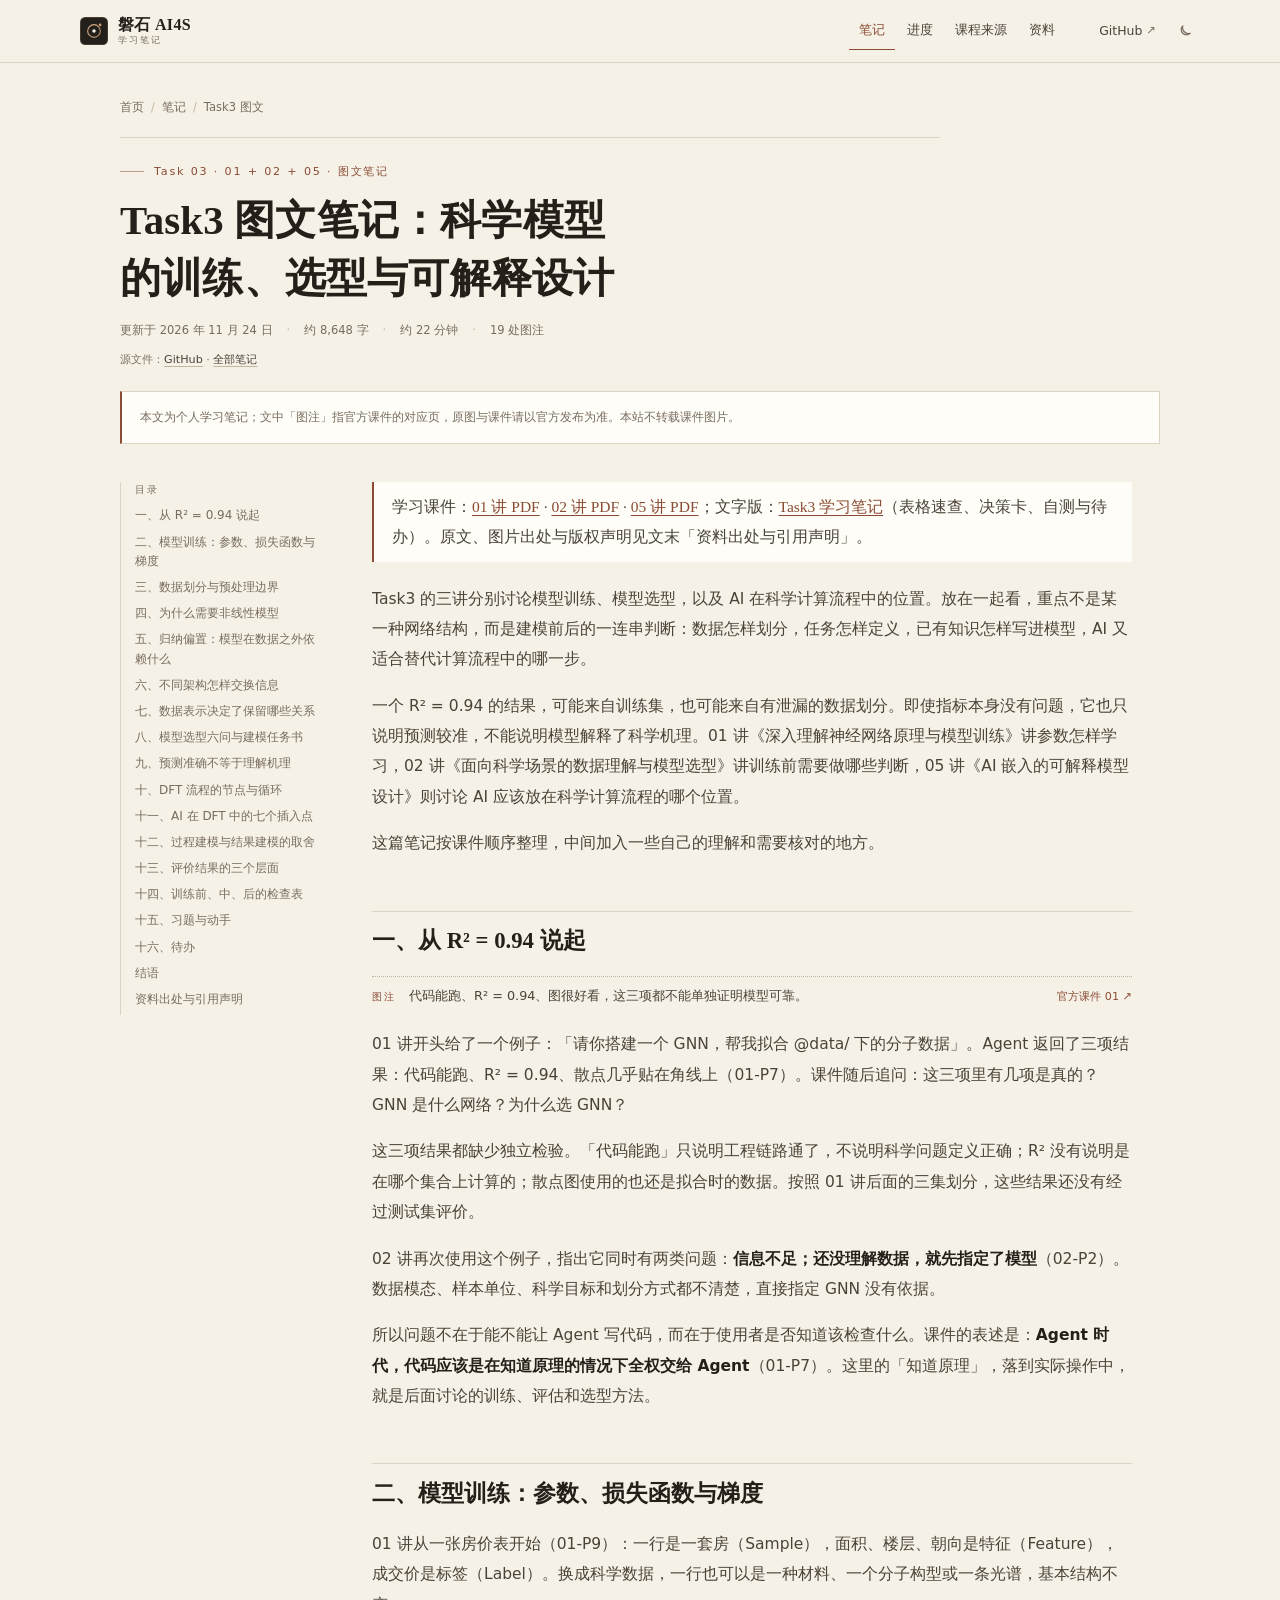
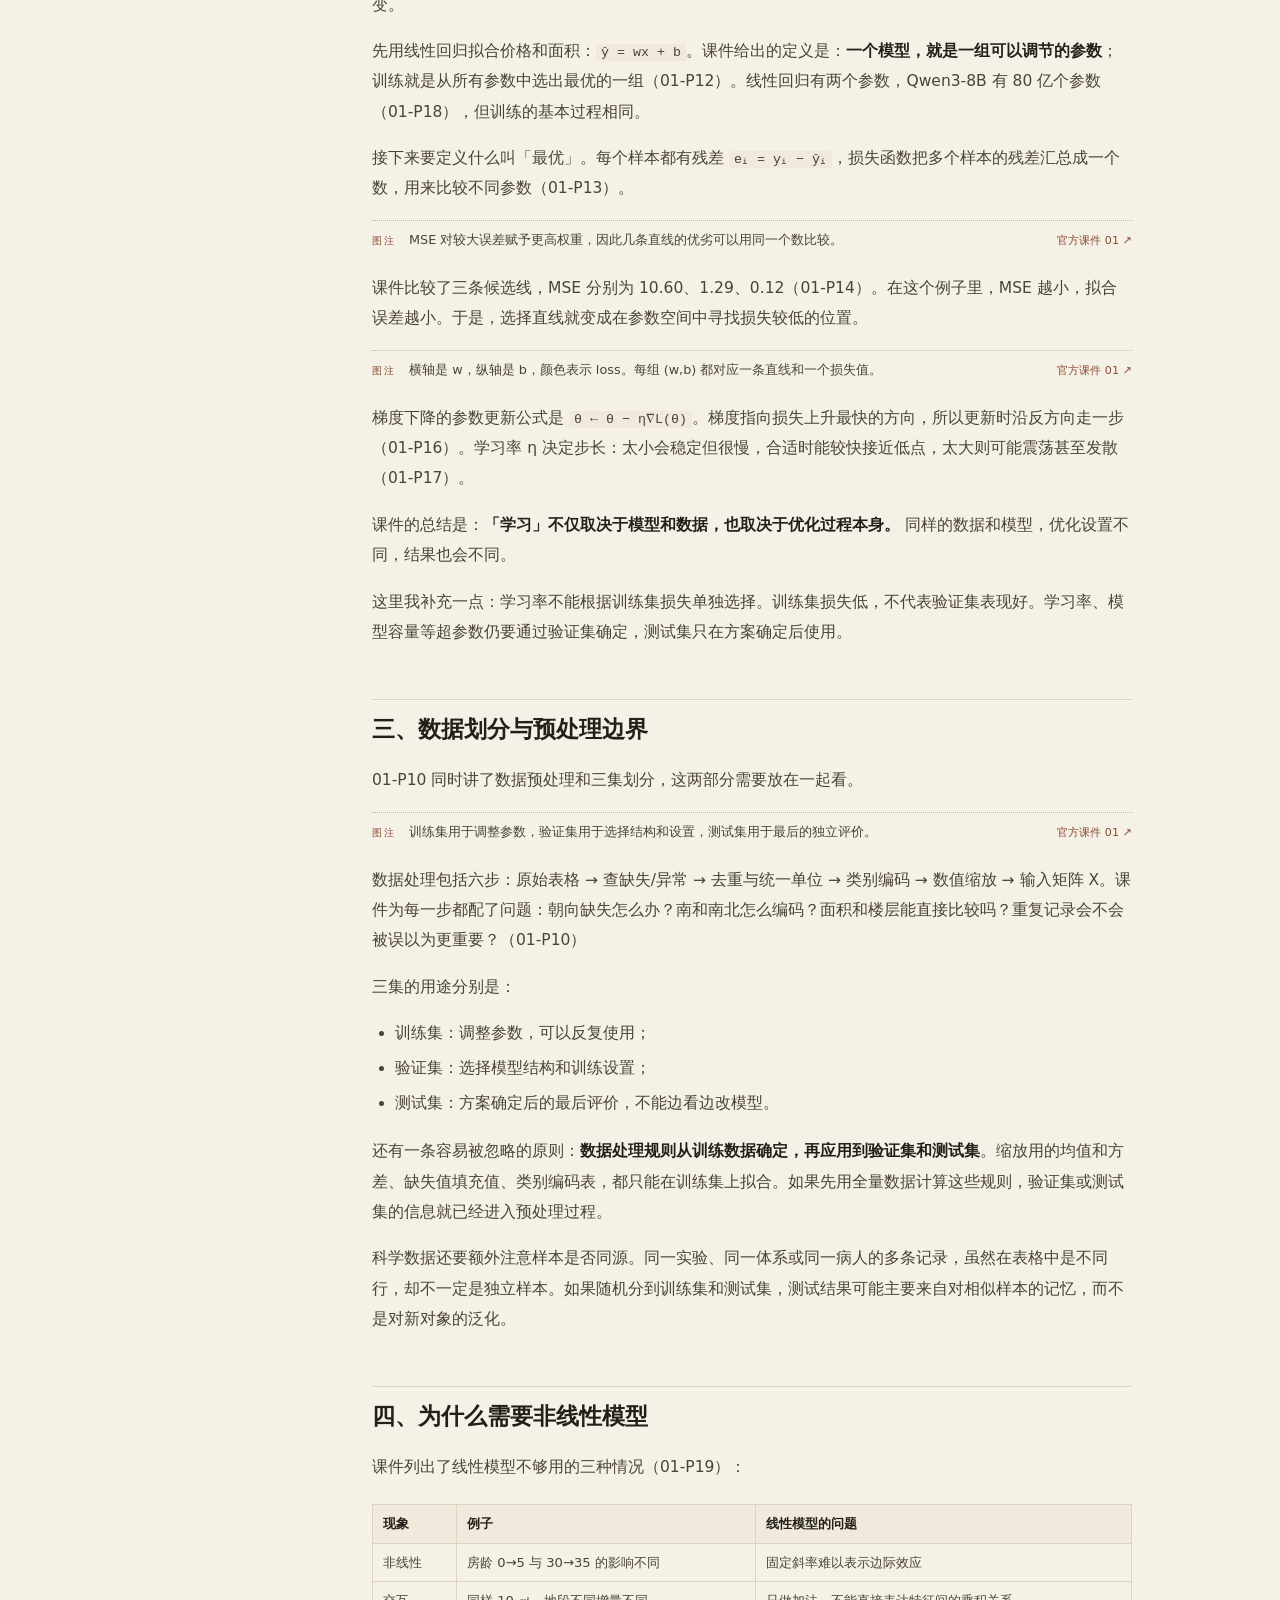
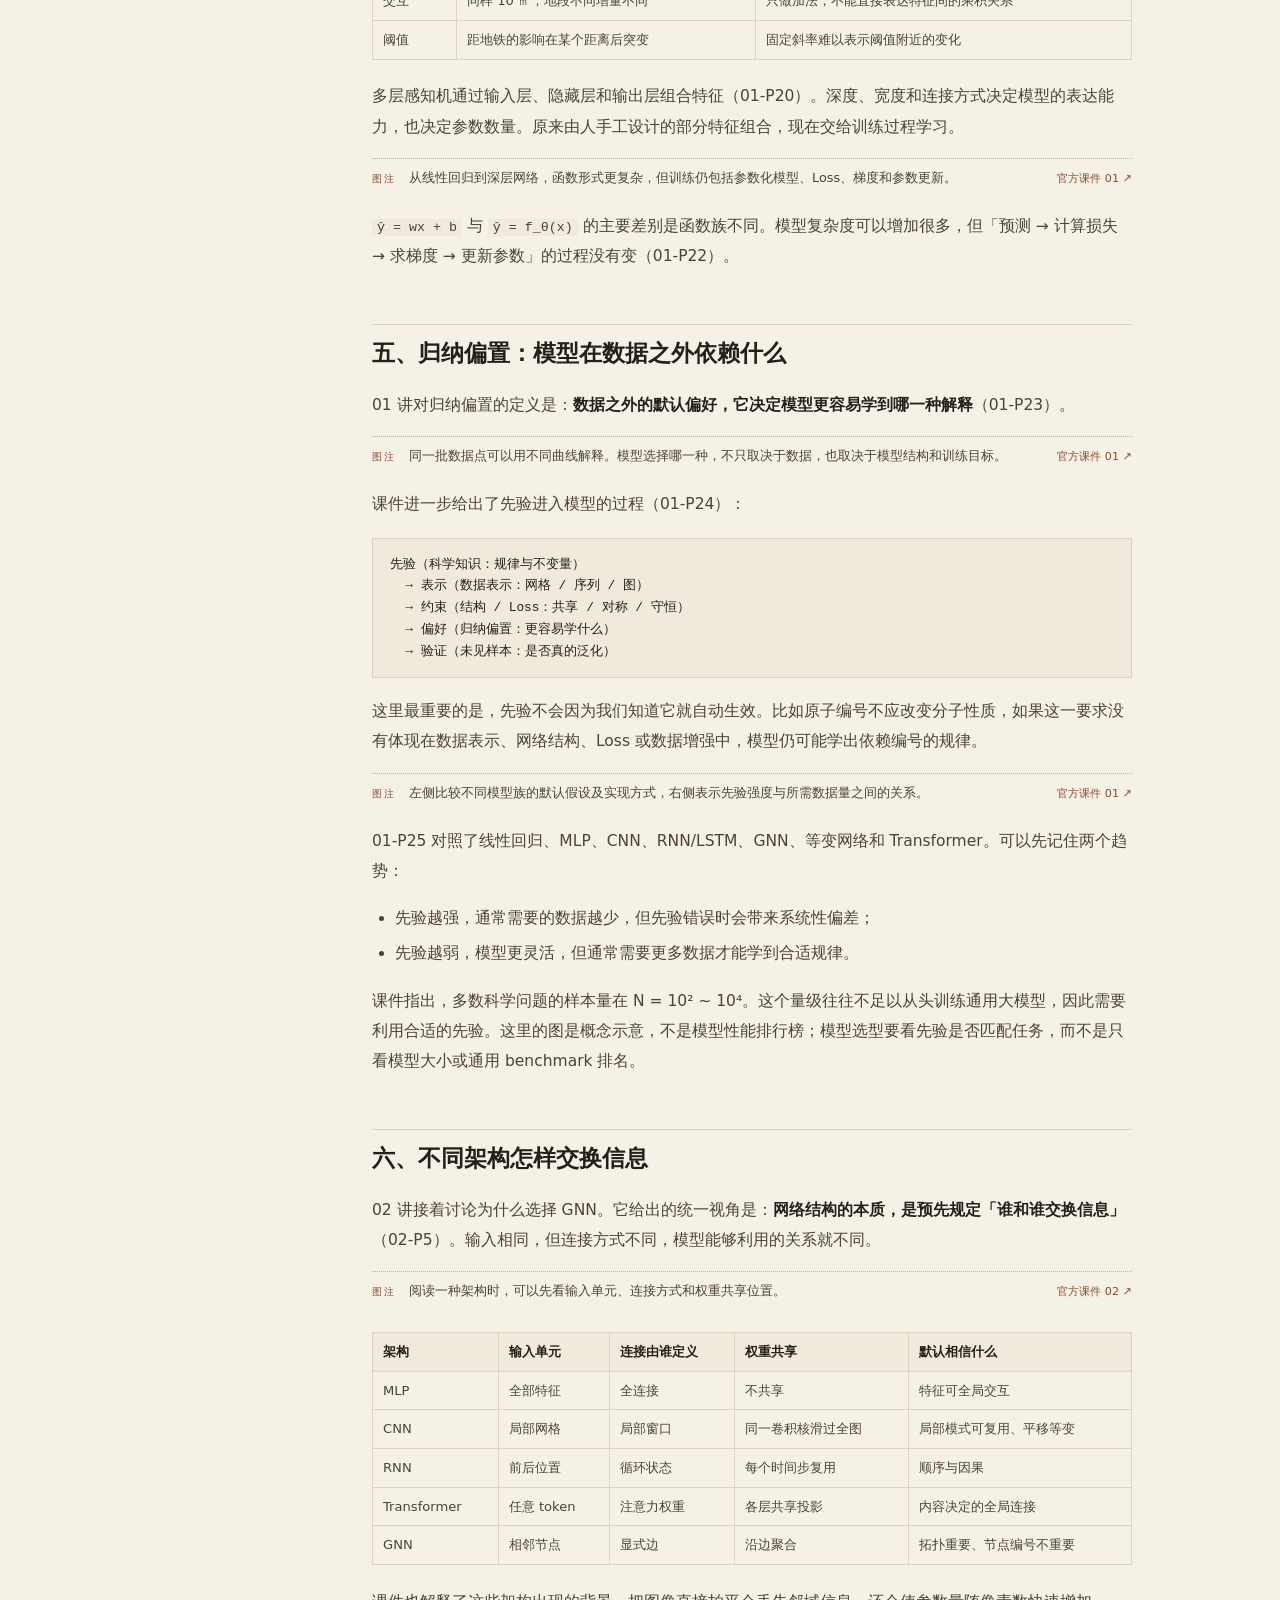
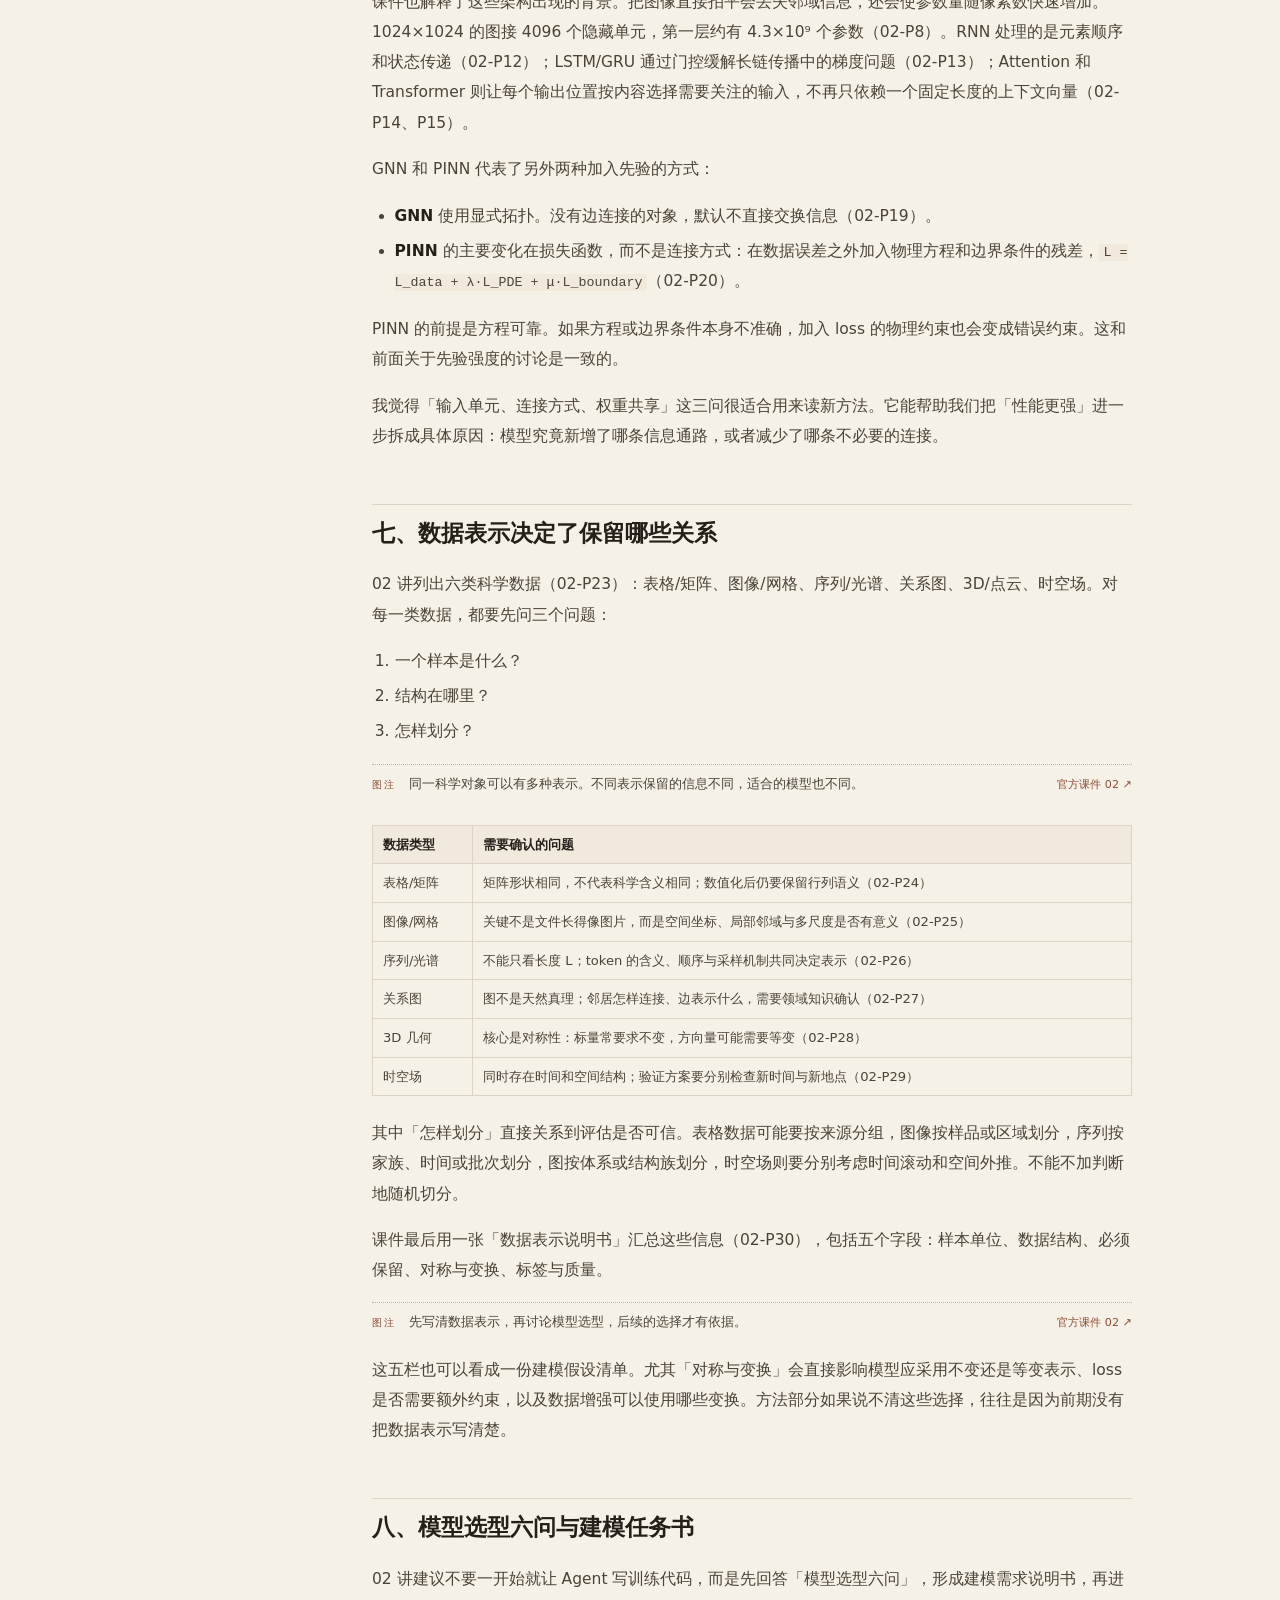
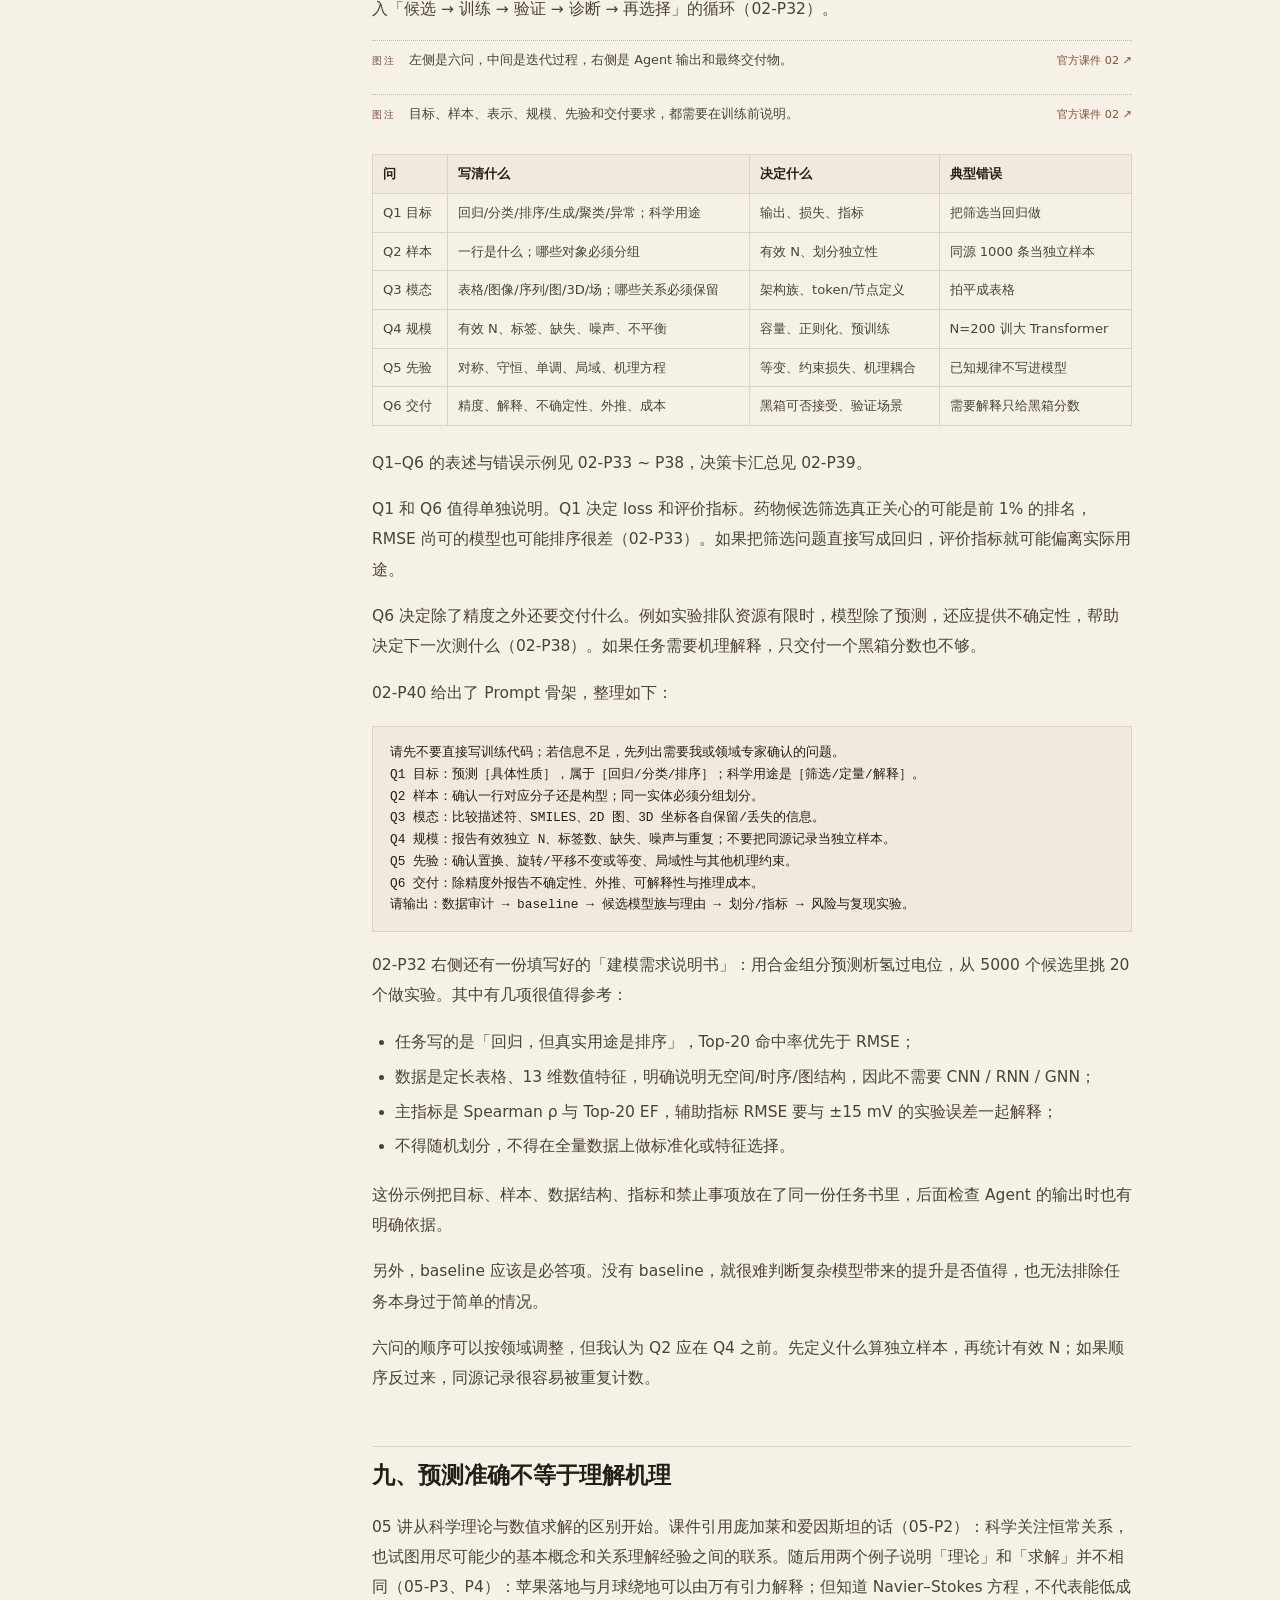
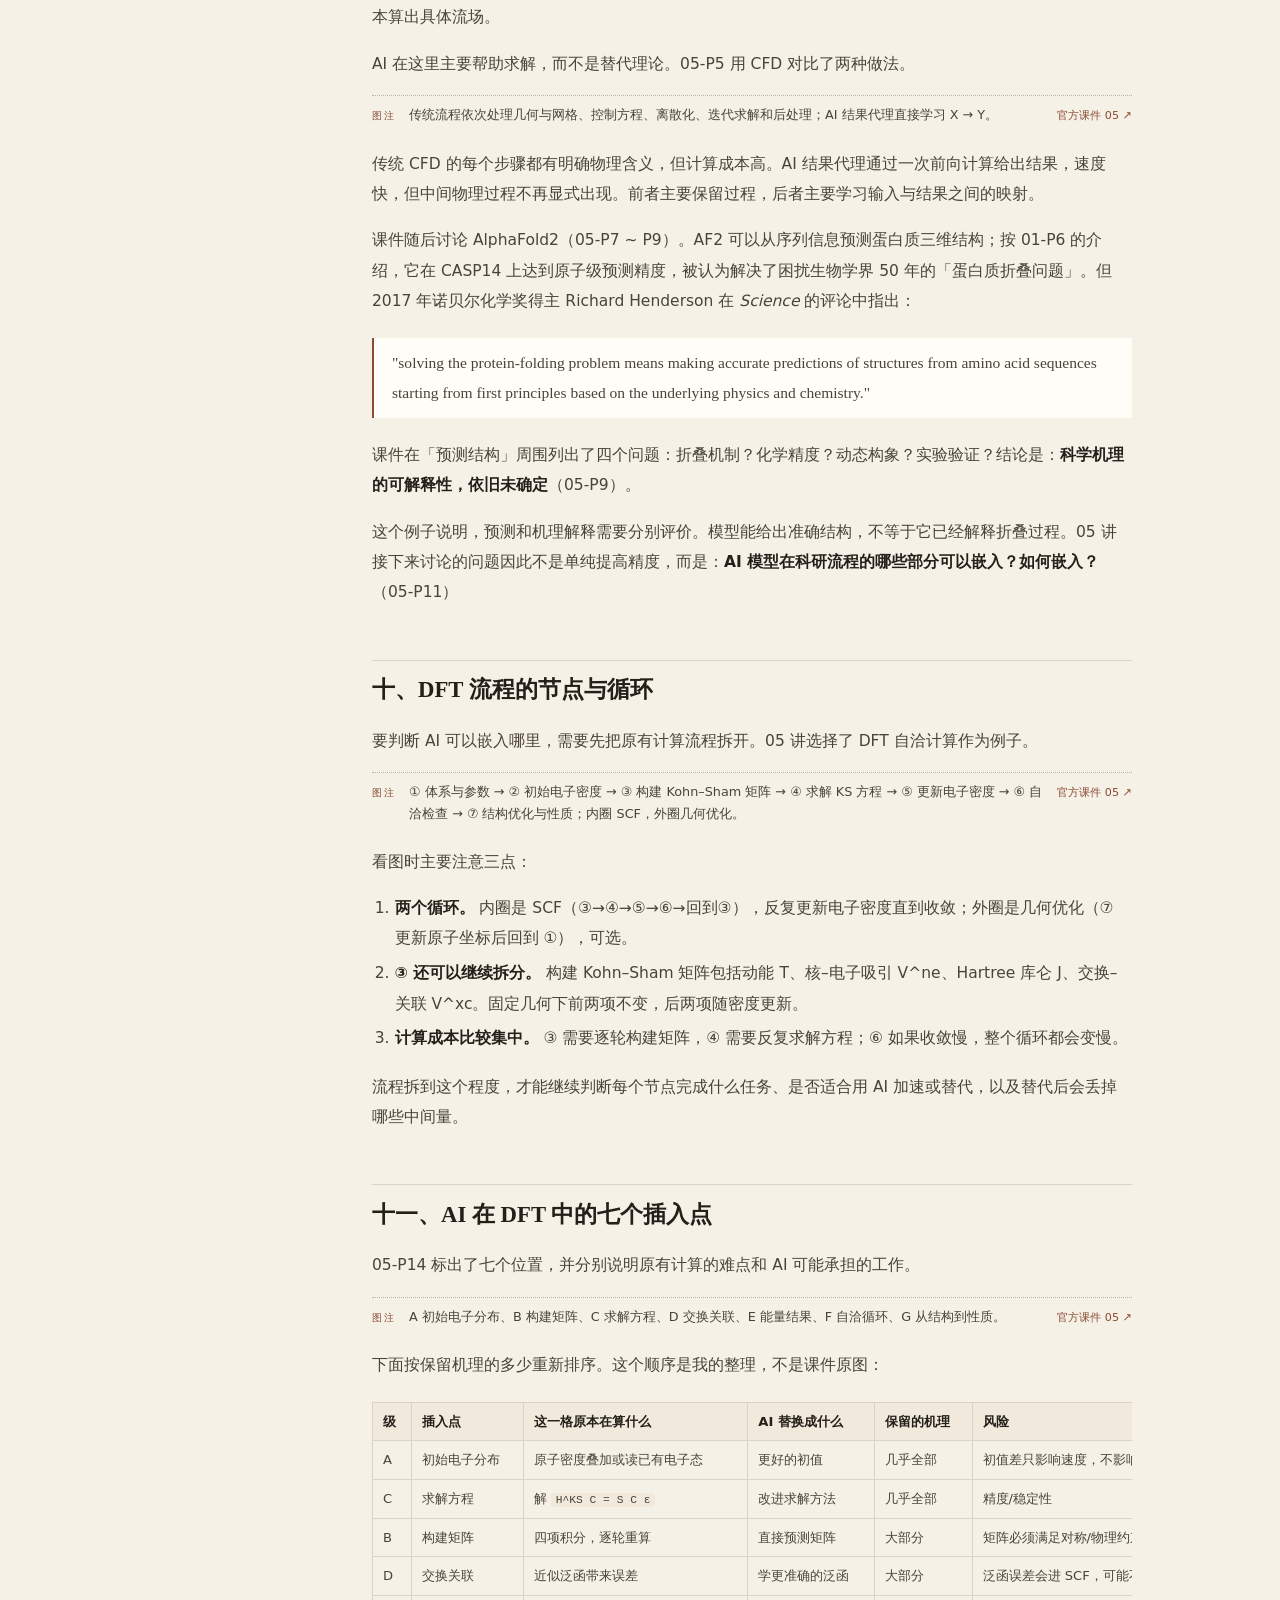
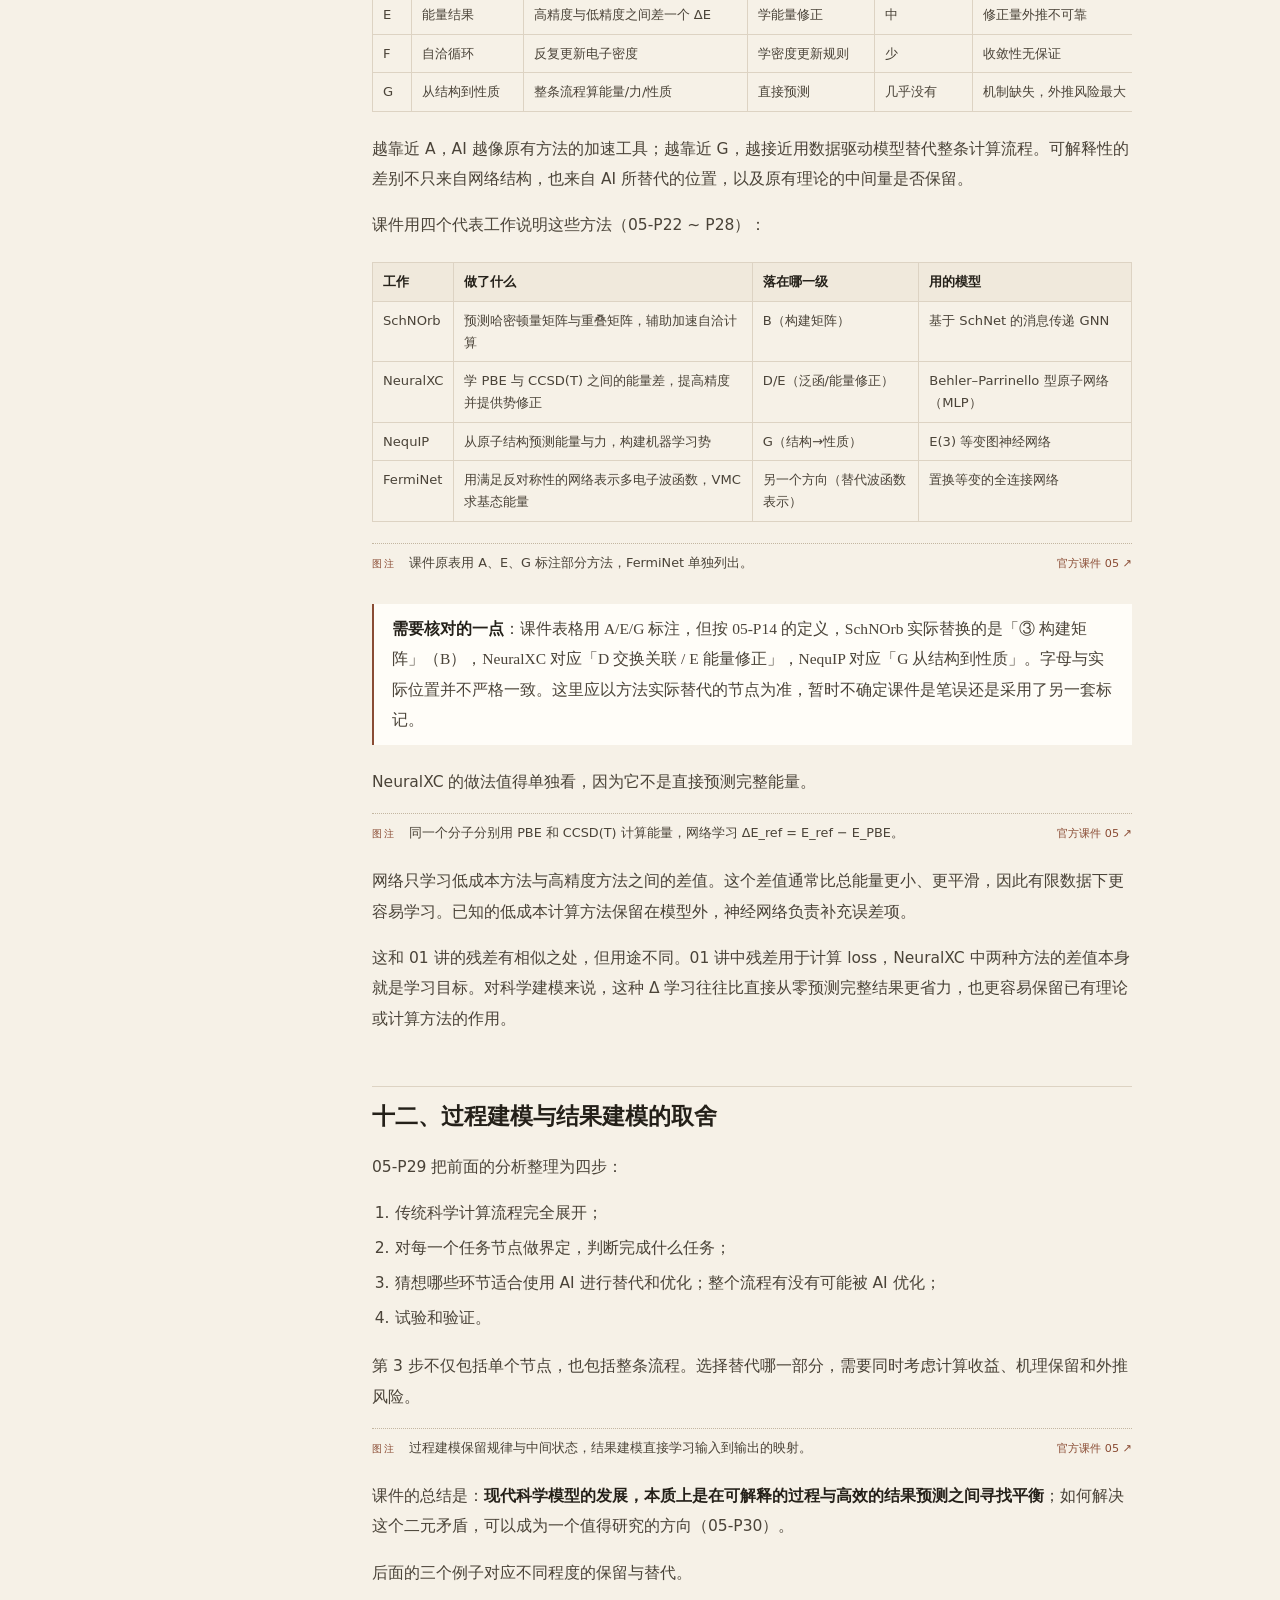
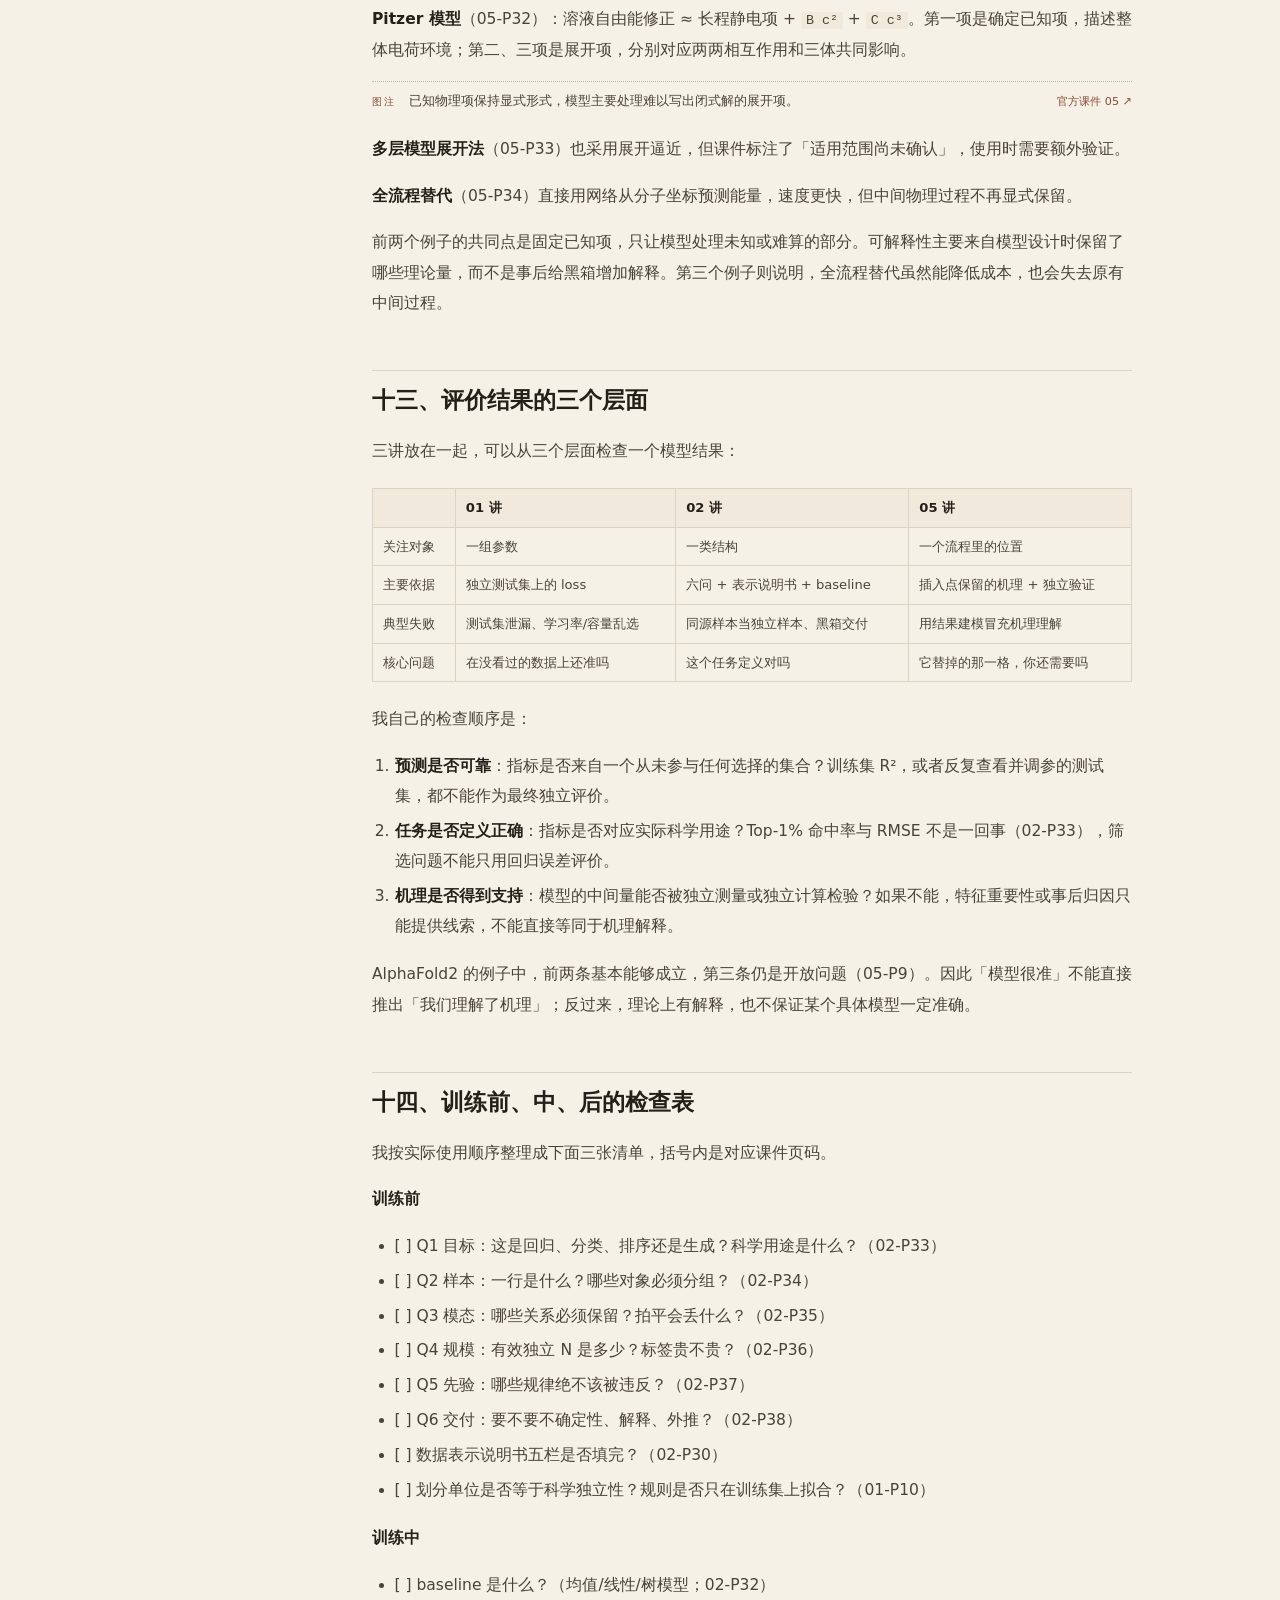
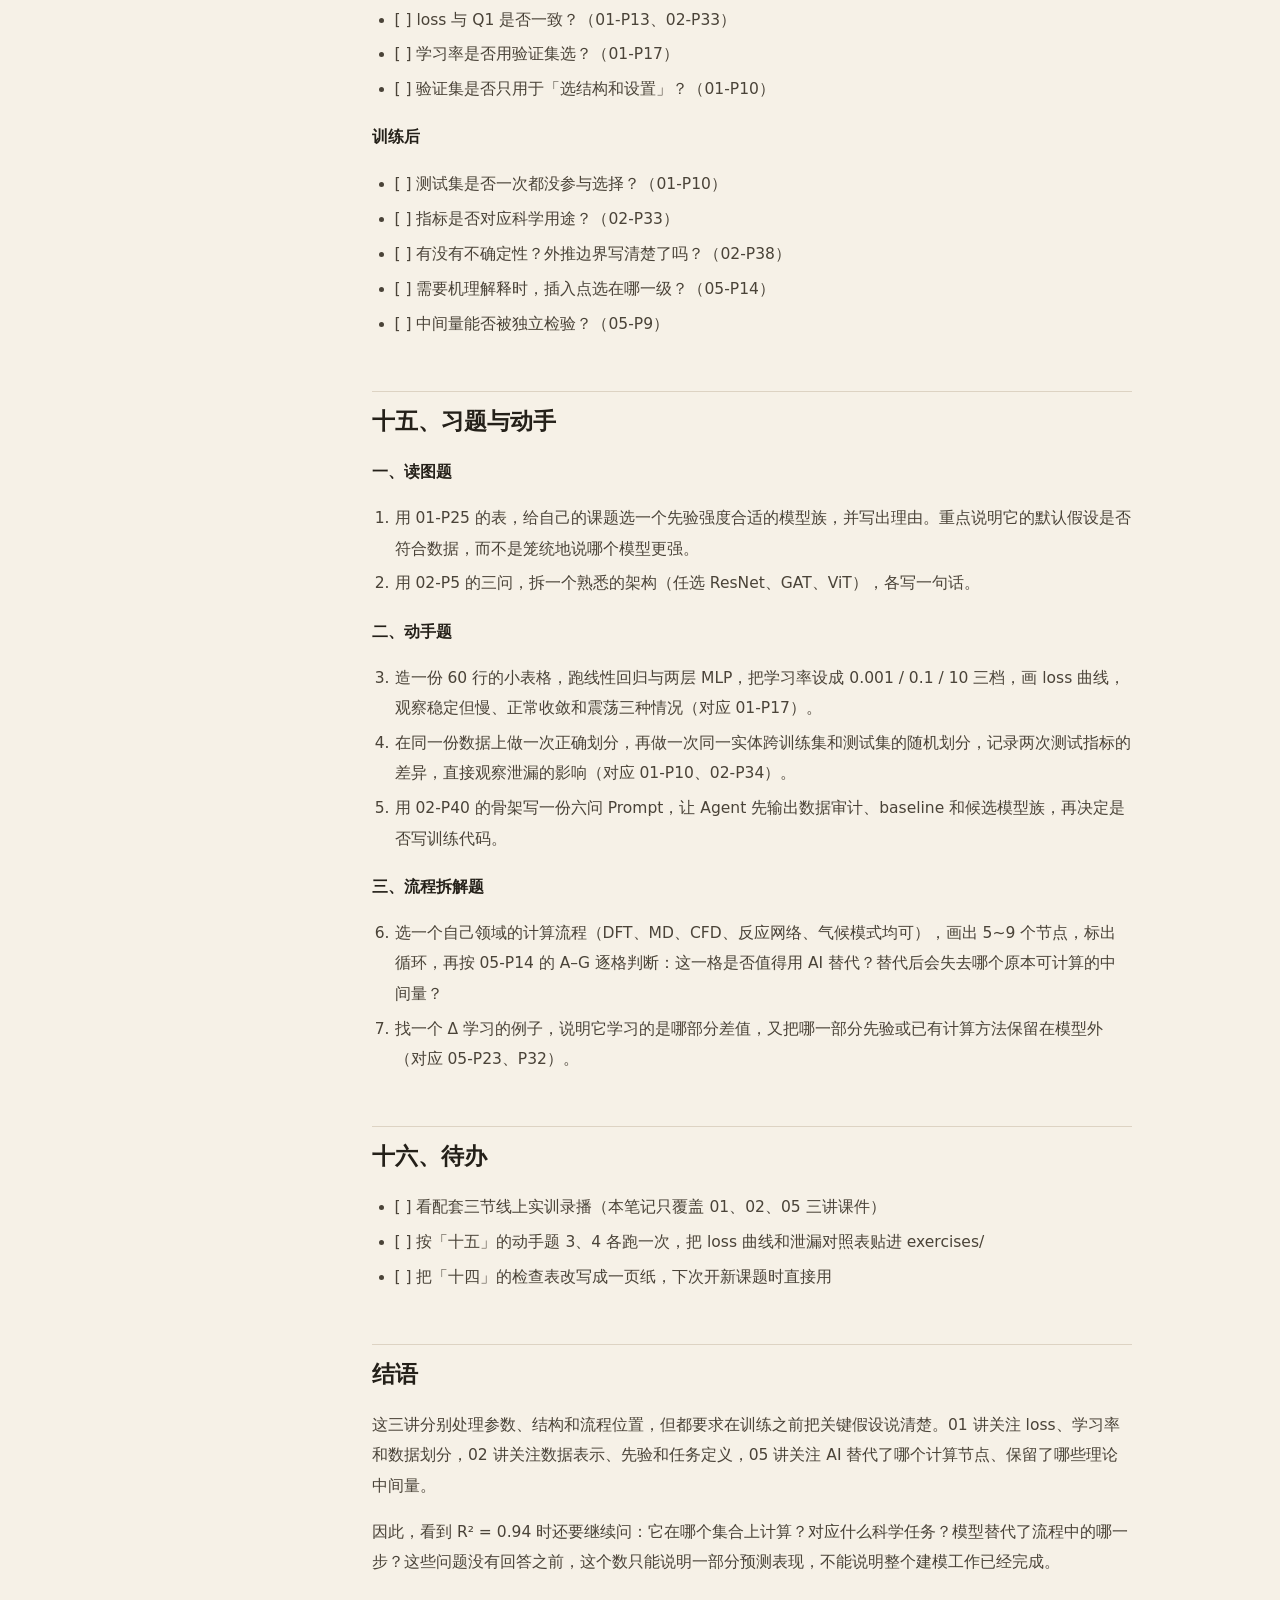
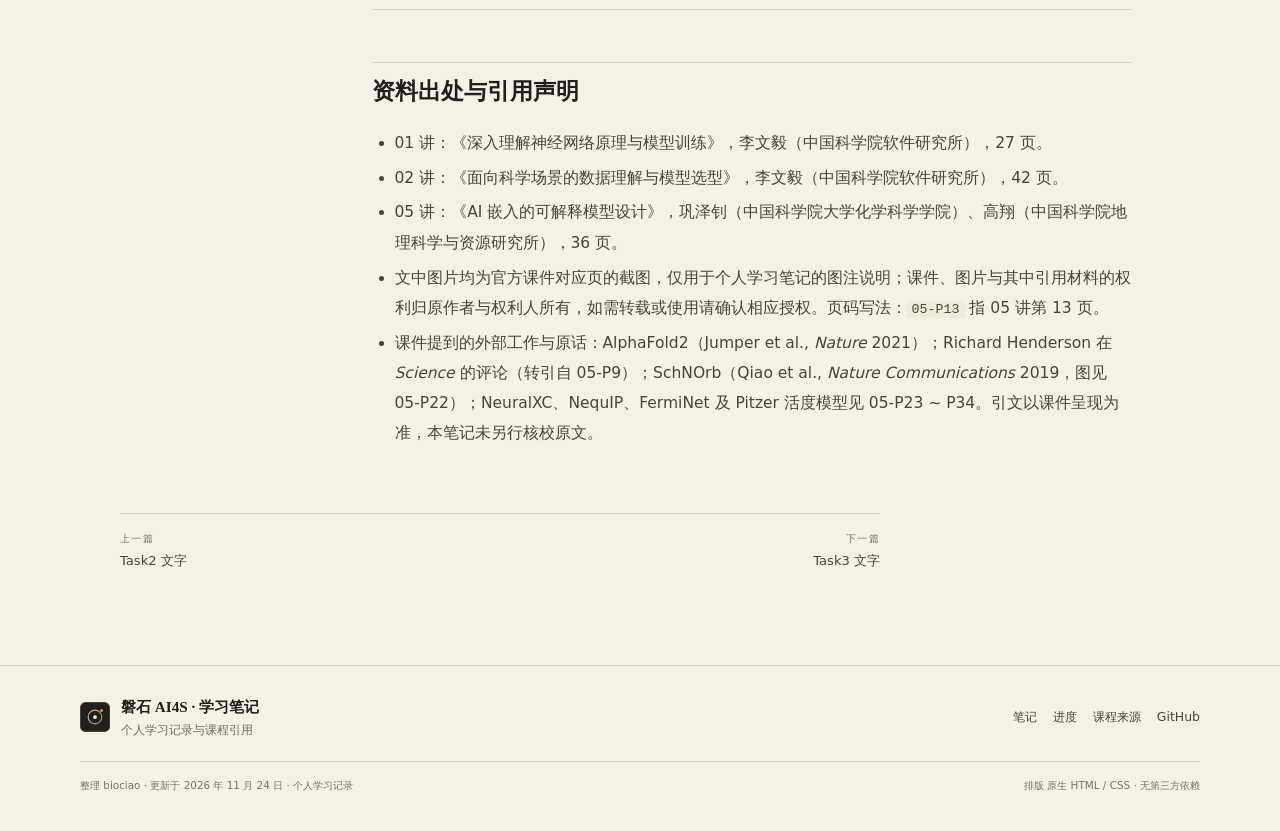
<file: docs/notes/task3-illustrated.html>
<!DOCTYPE html>
<html lang="zh-CN" data-theme="dark">
<head>
  <meta charset="utf-8">
  <meta name="viewport" content="width=device-width, initial-scale=1">
  <title>Task3 图文笔记：科学模型的训练、选型与可解释设计 · 磐石 AI4S</title>
  <meta name="description" content="01 + 02 + 05 三讲的叙述式精读：从一组参数（loss、梯度、划分）到一类结构（信息通路、六类数据、选型六问），再到流程里的一格（DFT 七节点与七个 AI 插入点）。">
  <meta name="theme-color" content="#17130f">
  <meta name="author" content="biociao">
  <link rel="icon" href="../assets/favicon.svg" type="image/svg+xml">
  <link rel="stylesheet" href="../assets/style.css">
  <script>
    (function () {
      try {
        var saved = localStorage.getItem('ai4s-theme');
        var theme = saved || (window.matchMedia('(prefers-color-scheme: light)').matches ? 'light' : 'dark');
        document.documentElement.dataset.theme = theme;
      } catch (e) {
        document.documentElement.dataset.theme = 'dark';
      }
      document.documentElement.classList.add('js');
    })();
  </script>
</head>
<body class="page-note">
  <a class="skip-link" href="#main">跳到正文</a>
  <header class="nav" id="site-nav">
    <div class="wrap nav-inner">
      <a class="brand" href="../index.html" aria-label="磐石 AI4S 学习笔记，回到首页">
        <svg class="brand-mark" viewBox="0 0 64 64" aria-hidden="true">
          <defs>
            <linearGradient id="brandGrad" x1="0" y1="0" x2="1" y2="1">
              <stop offset="0" stop-color="#d9b28c"/><stop offset="1" stop-color="#b08463"/>
            </linearGradient>
          </defs>
          <rect width="64" height="64" rx="12" fill="#231f1a"/>
          <rect x="1" y="1" width="62" height="62" rx="11" fill="none" stroke="url(#brandGrad)" stroke-opacity=".55"/>
          <circle cx="32" cy="32" r="14.5" fill="none" stroke="url(#brandGrad)" stroke-width="2.5"/>
          <circle cx="32" cy="32" r="4" fill="#f6f1e7"/>
          <circle cx="46" cy="18" r="3.2" fill="url(#brandGrad)"/>
        </svg>
        <span class="brand-text"><strong>磐石 AI4S</strong><em>学习笔记</em></span>
      </a>

      <nav class="nav-links" id="site-menu" aria-label="页面导航">
        <a href="index.html" class="active" aria-current="page">笔记</a>
        <a href="../index.html#progress">进度</a>
        <a href="../index.html#sources">课程来源</a>
        <a href="../index.html#resources">资料</a>
      </nav>

      <div class="nav-actions">
        <a class="repo-link" href="https://github.com/biociao/panshi-ai4s-practice" target="_blank" rel="noopener">GitHub<span aria-hidden="true">↗</span></a>
        <button class="icon-btn theme-btn" type="button" data-theme-toggle aria-label="切换深浅色主题">
          <svg class="ico-moon" viewBox="0 0 24 24" aria-hidden="true"><path d="M20 14.5A8.5 8.5 0 0 1 9.5 4a7 7 0 1 0 10.5 10.5Z" fill="none" stroke="currentColor" stroke-width="1.7" stroke-linejoin="round"/></svg>
          <svg class="ico-sun" viewBox="0 0 24 24" aria-hidden="true"><circle cx="12" cy="12" r="4.2" fill="none" stroke="currentColor" stroke-width="1.7"/><path d="M12 2v2.4M12 19.6V22M2 12h2.4M19.6 12H22M4.9 4.9l1.7 1.7M17.4 17.4l1.7 1.7M19.1 4.9l-1.7 1.7M6.6 17.4l-1.7 1.7" fill="none" stroke="currentColor" stroke-width="1.7" stroke-linecap="round"/></svg>
        </button>
        <button class="icon-btn menu-btn" type="button" data-menu-toggle aria-expanded="false" aria-controls="site-menu" aria-label="打开导航菜单">
          <svg viewBox="0 0 24 24" aria-hidden="true"><path d="M4 7h16M4 12h16M4 17h16" fill="none" stroke="currentColor" stroke-width="1.8" stroke-linecap="round"/></svg>
        </button>
      </div>
    </div>
  </header>
  <main id="main" class="article-main">
    <div class="wrap article-wrap">
      <nav class="breadcrumb" aria-label="面包屑">
      <a href="../index.html">首页</a><span class="sep">/</span>
      <a href="index.html">笔记</a><span class="sep">/</span>
      <span aria-current="page">Task3 图文</span>
    </nav><header class="article-head">
      <p class="eyebrow">Task 03 · 01 + 02 + 05 · 图文笔记</p>
      <h1>Task3 图文笔记：科学模型的训练、选型与可解释设计</h1>
      <p class="article-meta"><span>更新于 2026 年 11 月 24 日</span><span>约 8,648 字</span><span>约 22 分钟</span><span>19 处图注</span></p>
      <p class="article-source">源文件：<a href="https://github.com/biociao/panshi-ai4s-practice/blob/study/learning/notes/task3/illustrated-notes.md" target="_blank" rel="noopener">GitHub</a> · <a href="index.html">全部笔记</a></p>
    </header><div class="article-callout article-callout--top">本文为个人学习笔记；文中「图注」指官方课件的对应页，原图与课件请以官方发布为准。本站不转载课件图片。</div><details class="toc-mobile"><summary>目录</summary><nav class="toc" aria-label="本页目录"><ol><li><a href="#一从-r2-094-说起">一、从 R² = 0.94 说起</a></li><li><a href="#二模型训练参数损失函数与梯度">二、模型训练：参数、损失函数与梯度</a></li><li><a href="#三数据划分与预处理边界">三、数据划分与预处理边界</a></li><li><a href="#四为什么需要非线性模型">四、为什么需要非线性模型</a></li><li><a href="#五归纳偏置模型在数据之外依赖什么">五、归纳偏置：模型在数据之外依赖什么</a></li><li><a href="#六不同架构怎样交换信息">六、不同架构怎样交换信息</a></li><li><a href="#七数据表示决定了保留哪些关系">七、数据表示决定了保留哪些关系</a></li><li><a href="#八模型选型六问与建模任务书">八、模型选型六问与建模任务书</a></li><li><a href="#九预测准确不等于理解机理">九、预测准确不等于理解机理</a></li><li><a href="#十dft-流程的节点与循环">十、DFT 流程的节点与循环</a></li><li><a href="#十一ai-在-dft-中的七个插入点">十一、AI 在 DFT 中的七个插入点</a></li><li><a href="#十二过程建模与结果建模的取舍">十二、过程建模与结果建模的取舍</a></li><li><a href="#十三评价结果的三个层面">十三、评价结果的三个层面</a></li><li><a href="#十四训练前中后的检查表">十四、训练前、中、后的检查表</a></li><li><a href="#十五习题与动手">十五、习题与动手</a></li><li><a href="#十六待办">十六、待办</a></li><li><a href="#结语">结语</a></li><li><a href="#资料出处与引用声明">资料出处与引用声明</a></li></ol></nav></details><div class="article-layout"><nav class="toc" aria-label="本页目录"><p class="toc-title">目录</p><ol><li><a href="#一从-r2-094-说起">一、从 R² = 0.94 说起</a></li><li><a href="#二模型训练参数损失函数与梯度">二、模型训练：参数、损失函数与梯度</a></li><li><a href="#三数据划分与预处理边界">三、数据划分与预处理边界</a></li><li><a href="#四为什么需要非线性模型">四、为什么需要非线性模型</a></li><li><a href="#五归纳偏置模型在数据之外依赖什么">五、归纳偏置：模型在数据之外依赖什么</a></li><li><a href="#六不同架构怎样交换信息">六、不同架构怎样交换信息</a></li><li><a href="#七数据表示决定了保留哪些关系">七、数据表示决定了保留哪些关系</a></li><li><a href="#八模型选型六问与建模任务书">八、模型选型六问与建模任务书</a></li><li><a href="#九预测准确不等于理解机理">九、预测准确不等于理解机理</a></li><li><a href="#十dft-流程的节点与循环">十、DFT 流程的节点与循环</a></li><li><a href="#十一ai-在-dft-中的七个插入点">十一、AI 在 DFT 中的七个插入点</a></li><li><a href="#十二过程建模与结果建模的取舍">十二、过程建模与结果建模的取舍</a></li><li><a href="#十三评价结果的三个层面">十三、评价结果的三个层面</a></li><li><a href="#十四训练前中后的检查表">十四、训练前、中、后的检查表</a></li><li><a href="#十五习题与动手">十五、习题与动手</a></li><li><a href="#十六待办">十六、待办</a></li><li><a href="#结语">结语</a></li><li><a href="#资料出处与引用声明">资料出处与引用声明</a></li></ol></nav><article class="article-body"><blockquote>
<p>学习课件：<a href="https://github.com/TashanGKD/panshi-ai4s-practice/blob/main/pdf/01_%E7%A7%91%E5%AD%A6%E6%A8%A1%E5%9E%8B%E5%AE%9E%E8%AE%AD%EF%BC%88%E4%B8%80%EF%BC%89_%E6%9D%8E%E6%96%87%E6%AF%85.pdf" rel="noopener" target="_blank">01 讲 PDF</a> · <a href="https://github.com/TashanGKD/panshi-ai4s-practice/blob/main/pdf/02_%E7%A7%91%E5%AD%A6%E6%A8%A1%E5%9E%8B%E5%AE%9E%E8%AE%AD%EF%BC%88%E4%BA%8C%EF%BC%89_%E6%9D%8E%E6%96%87%E6%AF%85.pdf" rel="noopener" target="_blank">02 讲 PDF</a> · <a href="https://github.com/TashanGKD/panshi-ai4s-practice/blob/main/pdf/05_%E7%A7%91%E7%A0%94%E6%99%BA%E8%83%BD%E4%BD%93%E5%AE%9E%E8%AE%AD%EF%BC%88%E4%B8%89%EF%BC%89_%E5%B7%A9%E6%B3%BD%E9%92%8A.pdf" rel="noopener" target="_blank">05 讲 PDF</a>；文字版：<a href="task3-text.html">Task3 学习笔记</a>（表格速查、决策卡、自测与待办）。原文、图片出处与版权声明见文末「资料出处与引用声明」。</p>
</blockquote>
<p>Task3 的三讲分别讨论模型训练、模型选型，以及 AI 在科学计算流程中的位置。放在一起看，重点不是某一种网络结构，而是建模前后的一连串判断：数据怎样划分，任务怎样定义，已有知识怎样写进模型，AI 又适合替代计算流程中的哪一步。</p>
<p>一个 R² = 0.94 的结果，可能来自训练集，也可能来自有泄漏的数据划分。即使指标本身没有问题，它也只说明预测较准，不能说明模型解释了科学机理。01 讲《深入理解神经网络原理与模型训练》讲参数怎样学习，02 讲《面向科学场景的数据理解与模型选型》讲训练前需要做哪些判断，05 讲《AI 嵌入的可解释模型设计》则讨论 AI 应该放在科学计算流程的哪个位置。</p>
<p>这篇笔记按课件顺序整理，中间加入一些自己的理解和需要核对的地方。</p>
<h2 id="一从-r2-094-说起">一、从 R² = 0.94 说起<a aria-label="链接到本节" class="heading-anchor" href="#一从-r2-094-说起">#</a></h2>
<div class="figure-ref"><span class="ref-label">图注</span><span class="ref-text">代码能跑、R² = 0.94、图很好看，这三项都不能单独证明模型可靠。</span><a href="https://github.com/TashanGKD/panshi-ai4s-practice/blob/main/pdf/01_%E7%A7%91%E5%AD%A6%E6%A8%A1%E5%9E%8B%E5%AE%9E%E8%AE%AD%EF%BC%88%E4%B8%80%EF%BC%89_%E6%9D%8E%E6%96%87%E6%AF%85.pdf" rel="noopener" target="_blank">官方课件 01 ↗</a></div>

<p>01 讲开头给了一个例子：「请你搭建一个 GNN，帮我拟合 @data/ 下的分子数据」。Agent 返回了三项结果：代码能跑、R² = 0.94、散点几乎贴在角线上（01-P7）。课件随后追问：这三项里有几项是真的？GNN 是什么网络？为什么选 GNN？</p>
<p>这三项结果都缺少独立检验。「代码能跑」只说明工程链路通了，不说明科学问题定义正确；R² 没有说明是在哪个集合上计算的；散点图使用的也还是拟合时的数据。按照 01 讲后面的三集划分，这些结果还没有经过测试集评价。</p>
<p>02 讲再次使用这个例子，指出它同时有两类问题：<strong>信息不足；还没理解数据，就先指定了模型</strong>（02-P2）。数据模态、样本单位、科学目标和划分方式都不清楚，直接指定 GNN 没有依据。</p>
<p>所以问题不在于能不能让 Agent 写代码，而在于使用者是否知道该检查什么。课件的表述是：<strong>Agent 时代，代码应该是在知道原理的情况下全权交给 Agent</strong>（01-P7）。这里的「知道原理」，落到实际操作中，就是后面讨论的训练、评估和选型方法。</p>
<h2 id="二模型训练参数损失函数与梯度">二、模型训练：参数、损失函数与梯度<a aria-label="链接到本节" class="heading-anchor" href="#二模型训练参数损失函数与梯度">#</a></h2>
<p>01 讲从一张房价表开始（01-P9）：一行是一套房（Sample），面积、楼层、朝向是特征（Feature），成交价是标签（Label）。换成科学数据，一行也可以是一种材料、一个分子构型或一条光谱，基本结构不变。</p>
<p>先用线性回归拟合价格和面积：<code>ŷ = wx + b</code>。课件给出的定义是：<strong>一个模型，就是一组可以调节的参数</strong>；训练就是从所有参数中选出最优的一组（01-P12）。线性回归有两个参数，Qwen3-8B 有 80 亿个参数（01-P18），但训练的基本过程相同。</p>
<p>接下来要定义什么叫「最优」。每个样本都有残差 <code>eᵢ = yᵢ − ŷᵢ</code>，损失函数把多个样本的残差汇总成一个数，用来比较不同参数（01-P13）。</p>
<div class="figure-ref"><span class="ref-label">图注</span><span class="ref-text">MSE 对较大误差赋予更高权重，因此几条直线的优劣可以用同一个数比较。</span><a href="https://github.com/TashanGKD/panshi-ai4s-practice/blob/main/pdf/01_%E7%A7%91%E5%AD%A6%E6%A8%A1%E5%9E%8B%E5%AE%9E%E8%AE%AD%EF%BC%88%E4%B8%80%EF%BC%89_%E6%9D%8E%E6%96%87%E6%AF%85.pdf" rel="noopener" target="_blank">官方课件 01 ↗</a></div>

<p>课件比较了三条候选线，MSE 分别为 10.60、1.29、0.12（01-P14）。在这个例子里，MSE 越小，拟合误差越小。于是，选择直线就变成在参数空间中寻找损失较低的位置。</p>
<div class="figure-ref"><span class="ref-label">图注</span><span class="ref-text">横轴是 w，纵轴是 b，颜色表示 loss。每组 (w,b) 都对应一条直线和一个损失值。</span><a href="https://github.com/TashanGKD/panshi-ai4s-practice/blob/main/pdf/01_%E7%A7%91%E5%AD%A6%E6%A8%A1%E5%9E%8B%E5%AE%9E%E8%AE%AD%EF%BC%88%E4%B8%80%EF%BC%89_%E6%9D%8E%E6%96%87%E6%AF%85.pdf" rel="noopener" target="_blank">官方课件 01 ↗</a></div>

<p>梯度下降的参数更新公式是 <code>θ ← θ − η∇L(θ)</code>。梯度指向损失上升最快的方向，所以更新时沿反方向走一步（01-P16）。学习率 η 决定步长：太小会稳定但很慢，合适时能较快接近低点，太大则可能震荡甚至发散（01-P17）。</p>
<p>课件的总结是：<strong>「学习」不仅取决于模型和数据，也取决于优化过程本身。</strong> 同样的数据和模型，优化设置不同，结果也会不同。</p>
<p>这里我补充一点：学习率不能根据训练集损失单独选择。训练集损失低，不代表验证集表现好。学习率、模型容量等超参数仍要通过验证集确定，测试集只在方案确定后使用。</p>
<h2 id="三数据划分与预处理边界">三、数据划分与预处理边界<a aria-label="链接到本节" class="heading-anchor" href="#三数据划分与预处理边界">#</a></h2>
<p>01-P10 同时讲了数据预处理和三集划分，这两部分需要放在一起看。</p>
<div class="figure-ref"><span class="ref-label">图注</span><span class="ref-text">训练集用于调整参数，验证集用于选择结构和设置，测试集用于最后的独立评价。</span><a href="https://github.com/TashanGKD/panshi-ai4s-practice/blob/main/pdf/01_%E7%A7%91%E5%AD%A6%E6%A8%A1%E5%9E%8B%E5%AE%9E%E8%AE%AD%EF%BC%88%E4%B8%80%EF%BC%89_%E6%9D%8E%E6%96%87%E6%AF%85.pdf" rel="noopener" target="_blank">官方课件 01 ↗</a></div>

<p>数据处理包括六步：原始表格 → 查缺失/异常 → 去重与统一单位 → 类别编码 → 数值缩放 → 输入矩阵 X。课件为每一步都配了问题：朝向缺失怎么办？南和南北怎么编码？面积和楼层能直接比较吗？重复记录会不会被误以为更重要？（01-P10）</p>
<p>三集的用途分别是：</p>
<ul>
<li>训练集：调整参数，可以反复使用；</li>
<li>验证集：选择模型结构和训练设置；</li>
<li>测试集：方案确定后的最后评价，不能边看边改模型。</li>
</ul>
<p>还有一条容易被忽略的原则：<strong>数据处理规则从训练数据确定，再应用到验证集和测试集</strong>。缩放用的均值和方差、缺失值填充值、类别编码表，都只能在训练集上拟合。如果先用全量数据计算这些规则，验证集或测试集的信息就已经进入预处理过程。</p>
<p>科学数据还要额外注意样本是否同源。同一实验、同一体系或同一病人的多条记录，虽然在表格中是不同行，却不一定是独立样本。如果随机分到训练集和测试集，测试结果可能主要来自对相似样本的记忆，而不是对新对象的泛化。</p>
<h2 id="四为什么需要非线性模型">四、为什么需要非线性模型<a aria-label="链接到本节" class="heading-anchor" href="#四为什么需要非线性模型">#</a></h2>
<p>课件列出了线性模型不够用的三种情况（01-P19）：</p>
<div class="table-wrap"><table>
<thead>
<tr>
<th>现象</th>
<th>例子</th>
<th>线性模型的问题</th>
</tr>
</thead>
<tbody>
<tr>
<td>非线性</td>
<td>房龄 0→5 与 30→35 的影响不同</td>
<td>固定斜率难以表示边际效应</td>
</tr>
<tr>
<td>交互</td>
<td>同样 10 ㎡，地段不同增量不同</td>
<td>只做加法，不能直接表达特征间的乘积关系</td>
</tr>
<tr>
<td>阈值</td>
<td>距地铁的影响在某个距离后突变</td>
<td>固定斜率难以表示阈值附近的变化</td>
</tr>
</tbody>
</table></div>
<p>多层感知机通过输入层、隐藏层和输出层组合特征（01-P20）。深度、宽度和连接方式决定模型的表达能力，也决定参数数量。原来由人手工设计的部分特征组合，现在交给训练过程学习。</p>
<div class="figure-ref"><span class="ref-label">图注</span><span class="ref-text">从线性回归到深层网络，函数形式更复杂，但训练仍包括参数化模型、Loss、梯度和参数更新。</span><a href="https://github.com/TashanGKD/panshi-ai4s-practice/blob/main/pdf/01_%E7%A7%91%E5%AD%A6%E6%A8%A1%E5%9E%8B%E5%AE%9E%E8%AE%AD%EF%BC%88%E4%B8%80%EF%BC%89_%E6%9D%8E%E6%96%87%E6%AF%85.pdf" rel="noopener" target="_blank">官方课件 01 ↗</a></div>

<p><code>ŷ = wx + b</code> 与 <code>ŷ = f_θ(x)</code> 的主要差别是函数族不同。模型复杂度可以增加很多，但「预测 → 计算损失 → 求梯度 → 更新参数」的过程没有变（01-P22）。</p>
<h2 id="五归纳偏置模型在数据之外依赖什么">五、归纳偏置：模型在数据之外依赖什么<a aria-label="链接到本节" class="heading-anchor" href="#五归纳偏置模型在数据之外依赖什么">#</a></h2>
<p>01 讲对归纳偏置的定义是：<strong>数据之外的默认偏好，它决定模型更容易学到哪一种解释</strong>（01-P23）。</p>
<div class="figure-ref"><span class="ref-label">图注</span><span class="ref-text">同一批数据点可以用不同曲线解释。模型选择哪一种，不只取决于数据，也取决于模型结构和训练目标。</span><a href="https://github.com/TashanGKD/panshi-ai4s-practice/blob/main/pdf/01_%E7%A7%91%E5%AD%A6%E6%A8%A1%E5%9E%8B%E5%AE%9E%E8%AE%AD%EF%BC%88%E4%B8%80%EF%BC%89_%E6%9D%8E%E6%96%87%E6%AF%85.pdf" rel="noopener" target="_blank">官方课件 01 ↗</a></div>

<p>课件进一步给出了先验进入模型的过程（01-P24）：</p>
<pre><code class="language-text">先验（科学知识：规律与不变量）
  → 表示（数据表示：网格 / 序列 / 图）
  → 约束（结构 / Loss：共享 / 对称 / 守恒）
  → 偏好（归纳偏置：更容易学什么）
  → 验证（未见样本：是否真的泛化）
</code></pre>
<p>这里最重要的是，先验不会因为我们知道它就自动生效。比如原子编号不应改变分子性质，如果这一要求没有体现在数据表示、网络结构、Loss 或数据增强中，模型仍可能学出依赖编号的规律。</p>
<div class="figure-ref"><span class="ref-label">图注</span><span class="ref-text">左侧比较不同模型族的默认假设及实现方式，右侧表示先验强度与所需数据量之间的关系。</span><a href="https://github.com/TashanGKD/panshi-ai4s-practice/blob/main/pdf/01_%E7%A7%91%E5%AD%A6%E6%A8%A1%E5%9E%8B%E5%AE%9E%E8%AE%AD%EF%BC%88%E4%B8%80%EF%BC%89_%E6%9D%8E%E6%96%87%E6%AF%85.pdf" rel="noopener" target="_blank">官方课件 01 ↗</a></div>

<p>01-P25 对照了线性回归、MLP、CNN、RNN/LSTM、GNN、等变网络和 Transformer。可以先记住两个趋势：</p>
<ul>
<li>先验越强，通常需要的数据越少，但先验错误时会带来系统性偏差；</li>
<li>先验越弱，模型更灵活，但通常需要更多数据才能学到合适规律。</li>
</ul>
<p>课件指出，多数科学问题的样本量在 N = 10² ~ 10⁴。这个量级往往不足以从头训练通用大模型，因此需要利用合适的先验。这里的图是概念示意，不是模型性能排行榜；模型选型要看先验是否匹配任务，而不是只看模型大小或通用 benchmark 排名。</p>
<h2 id="六不同架构怎样交换信息">六、不同架构怎样交换信息<a aria-label="链接到本节" class="heading-anchor" href="#六不同架构怎样交换信息">#</a></h2>
<p>02 讲接着讨论为什么选择 GNN。它给出的统一视角是：<strong>网络结构的本质，是预先规定「谁和谁交换信息」</strong>（02-P5）。输入相同，但连接方式不同，模型能够利用的关系就不同。</p>
<div class="figure-ref"><span class="ref-label">图注</span><span class="ref-text">阅读一种架构时，可以先看输入单元、连接方式和权重共享位置。</span><a href="https://github.com/TashanGKD/panshi-ai4s-practice/blob/main/pdf/02_%E7%A7%91%E5%AD%A6%E6%A8%A1%E5%9E%8B%E5%AE%9E%E8%AE%AD%EF%BC%88%E4%BA%8C%EF%BC%89_%E6%9D%8E%E6%96%87%E6%AF%85.pdf" rel="noopener" target="_blank">官方课件 02 ↗</a></div>

<div class="table-wrap"><table>
<thead>
<tr>
<th>架构</th>
<th>输入单元</th>
<th>连接由谁定义</th>
<th>权重共享</th>
<th>默认相信什么</th>
</tr>
</thead>
<tbody>
<tr>
<td>MLP</td>
<td>全部特征</td>
<td>全连接</td>
<td>不共享</td>
<td>特征可全局交互</td>
</tr>
<tr>
<td>CNN</td>
<td>局部网格</td>
<td>局部窗口</td>
<td>同一卷积核滑过全图</td>
<td>局部模式可复用、平移等变</td>
</tr>
<tr>
<td>RNN</td>
<td>前后位置</td>
<td>循环状态</td>
<td>每个时间步复用</td>
<td>顺序与因果</td>
</tr>
<tr>
<td>Transformer</td>
<td>任意 token</td>
<td>注意力权重</td>
<td>各层共享投影</td>
<td>内容决定的全局连接</td>
</tr>
<tr>
<td>GNN</td>
<td>相邻节点</td>
<td>显式边</td>
<td>沿边聚合</td>
<td>拓扑重要、节点编号不重要</td>
</tr>
</tbody>
</table></div>
<p>课件也解释了这些架构出现的背景。把图像直接拍平会丢失邻域信息，还会使参数量随像素数快速增加。1024×1024 的图接 4096 个隐藏单元，第一层约有 4.3×10⁹ 个参数（02-P8）。RNN 处理的是元素顺序和状态传递（02-P12）；LSTM/GRU 通过门控缓解长链传播中的梯度问题（02-P13）；Attention 和 Transformer 则让每个输出位置按内容选择需要关注的输入，不再只依赖一个固定长度的上下文向量（02-P14、P15）。</p>
<p>GNN 和 PINN 代表了另外两种加入先验的方式：</p>
<ul>
<li><strong>GNN</strong> 使用显式拓扑。没有边连接的对象，默认不直接交换信息（02-P19）。</li>
<li><strong>PINN</strong> 的主要变化在损失函数，而不是连接方式：在数据误差之外加入物理方程和边界条件的残差，<code>L = L_data + λ·L_PDE + μ·L_boundary</code>（02-P20）。</li>
</ul>
<p>PINN 的前提是方程可靠。如果方程或边界条件本身不准确，加入 loss 的物理约束也会变成错误约束。这和前面关于先验强度的讨论是一致的。</p>
<p>我觉得「输入单元、连接方式、权重共享」这三问很适合用来读新方法。它能帮助我们把「性能更强」进一步拆成具体原因：模型究竟新增了哪条信息通路，或者减少了哪条不必要的连接。</p>
<h2 id="七数据表示决定了保留哪些关系">七、数据表示决定了保留哪些关系<a aria-label="链接到本节" class="heading-anchor" href="#七数据表示决定了保留哪些关系">#</a></h2>
<p>02 讲列出六类科学数据（02-P23）：表格/矩阵、图像/网格、序列/光谱、关系图、3D/点云、时空场。对每一类数据，都要先问三个问题：</p>
<ol>
<li>一个样本是什么？</li>
<li>结构在哪里？</li>
<li>怎样划分？</li>
</ol>
<div class="figure-ref"><span class="ref-label">图注</span><span class="ref-text">同一科学对象可以有多种表示。不同表示保留的信息不同，适合的模型也不同。</span><a href="https://github.com/TashanGKD/panshi-ai4s-practice/blob/main/pdf/02_%E7%A7%91%E5%AD%A6%E6%A8%A1%E5%9E%8B%E5%AE%9E%E8%AE%AD%EF%BC%88%E4%BA%8C%EF%BC%89_%E6%9D%8E%E6%96%87%E6%AF%85.pdf" rel="noopener" target="_blank">官方课件 02 ↗</a></div>

<div class="table-wrap"><table>
<thead>
<tr>
<th>数据类型</th>
<th>需要确认的问题</th>
</tr>
</thead>
<tbody>
<tr>
<td>表格/矩阵</td>
<td>矩阵形状相同，不代表科学含义相同；数值化后仍要保留行列语义（02-P24）</td>
</tr>
<tr>
<td>图像/网格</td>
<td>关键不是文件长得像图片，而是空间坐标、局部邻域与多尺度是否有意义（02-P25）</td>
</tr>
<tr>
<td>序列/光谱</td>
<td>不能只看长度 L；token 的含义、顺序与采样机制共同决定表示（02-P26）</td>
</tr>
<tr>
<td>关系图</td>
<td>图不是天然真理；邻居怎样连接、边表示什么，需要领域知识确认（02-P27）</td>
</tr>
<tr>
<td>3D 几何</td>
<td>核心是对称性：标量常要求不变，方向量可能需要等变（02-P28）</td>
</tr>
<tr>
<td>时空场</td>
<td>同时存在时间和空间结构；验证方案要分别检查新时间与新地点（02-P29）</td>
</tr>
</tbody>
</table></div>
<p>其中「怎样划分」直接关系到评估是否可信。表格数据可能要按来源分组，图像按样品或区域划分，序列按家族、时间或批次划分，图按体系或结构族划分，时空场则要分别考虑时间滚动和空间外推。不能不加判断地随机切分。</p>
<p>课件最后用一张「数据表示说明书」汇总这些信息（02-P30），包括五个字段：样本单位、数据结构、必须保留、对称与变换、标签与质量。</p>
<div class="figure-ref"><span class="ref-label">图注</span><span class="ref-text">先写清数据表示，再讨论模型选型，后续的选择才有依据。</span><a href="https://github.com/TashanGKD/panshi-ai4s-practice/blob/main/pdf/02_%E7%A7%91%E5%AD%A6%E6%A8%A1%E5%9E%8B%E5%AE%9E%E8%AE%AD%EF%BC%88%E4%BA%8C%EF%BC%89_%E6%9D%8E%E6%96%87%E6%AF%85.pdf" rel="noopener" target="_blank">官方课件 02 ↗</a></div>

<p>这五栏也可以看成一份建模假设清单。尤其「对称与变换」会直接影响模型应采用不变还是等变表示、loss 是否需要额外约束，以及数据增强可以使用哪些变换。方法部分如果说不清这些选择，往往是因为前期没有把数据表示写清楚。</p>
<h2 id="八模型选型六问与建模任务书">八、模型选型六问与建模任务书<a aria-label="链接到本节" class="heading-anchor" href="#八模型选型六问与建模任务书">#</a></h2>
<p>02 讲建议不要一开始就让 Agent 写训练代码，而是先回答「模型选型六问」，形成建模需求说明书，再进入「候选 → 训练 → 验证 → 诊断 → 再选择」的循环（02-P32）。</p>
<div class="figure-ref"><span class="ref-label">图注</span><span class="ref-text">左侧是六问，中间是迭代过程，右侧是 Agent 输出和最终交付物。</span><a href="https://github.com/TashanGKD/panshi-ai4s-practice/blob/main/pdf/02_%E7%A7%91%E5%AD%A6%E6%A8%A1%E5%9E%8B%E5%AE%9E%E8%AE%AD%EF%BC%88%E4%BA%8C%EF%BC%89_%E6%9D%8E%E6%96%87%E6%AF%85.pdf" rel="noopener" target="_blank">官方课件 02 ↗</a></div>

<div class="figure-ref"><span class="ref-label">图注</span><span class="ref-text">目标、样本、表示、规模、先验和交付要求，都需要在训练前说明。</span><a href="https://github.com/TashanGKD/panshi-ai4s-practice/blob/main/pdf/02_%E7%A7%91%E5%AD%A6%E6%A8%A1%E5%9E%8B%E5%AE%9E%E8%AE%AD%EF%BC%88%E4%BA%8C%EF%BC%89_%E6%9D%8E%E6%96%87%E6%AF%85.pdf" rel="noopener" target="_blank">官方课件 02 ↗</a></div>

<div class="table-wrap"><table>
<thead>
<tr>
<th>问</th>
<th>写清什么</th>
<th>决定什么</th>
<th>典型错误</th>
</tr>
</thead>
<tbody>
<tr>
<td>Q1 目标</td>
<td>回归/分类/排序/生成/聚类/异常；科学用途</td>
<td>输出、损失、指标</td>
<td>把筛选当回归做</td>
</tr>
<tr>
<td>Q2 样本</td>
<td>一行是什么；哪些对象必须分组</td>
<td>有效 N、划分独立性</td>
<td>同源 1000 条当独立样本</td>
</tr>
<tr>
<td>Q3 模态</td>
<td>表格/图像/序列/图/3D/场；哪些关系必须保留</td>
<td>架构族、token/节点定义</td>
<td>拍平成表格</td>
</tr>
<tr>
<td>Q4 规模</td>
<td>有效 N、标签、缺失、噪声、不平衡</td>
<td>容量、正则化、预训练</td>
<td>N=200 训大 Transformer</td>
</tr>
<tr>
<td>Q5 先验</td>
<td>对称、守恒、单调、局域、机理方程</td>
<td>等变、约束损失、机理耦合</td>
<td>已知规律不写进模型</td>
</tr>
<tr>
<td>Q6 交付</td>
<td>精度、解释、不确定性、外推、成本</td>
<td>黑箱可否接受、验证场景</td>
<td>需要解释只给黑箱分数</td>
</tr>
</tbody>
</table></div>
<p>Q1–Q6 的表述与错误示例见 02-P33 ~ P38，决策卡汇总见 02-P39。</p>
<p>Q1 和 Q6 值得单独说明。Q1 决定 loss 和评价指标。药物候选筛选真正关心的可能是前 1% 的排名，RMSE 尚可的模型也可能排序很差（02-P33）。如果把筛选问题直接写成回归，评价指标就可能偏离实际用途。</p>
<p>Q6 决定除了精度之外还要交付什么。例如实验排队资源有限时，模型除了预测，还应提供不确定性，帮助决定下一次测什么（02-P38）。如果任务需要机理解释，只交付一个黑箱分数也不够。</p>
<p>02-P40 给出了 Prompt 骨架，整理如下：</p>
<pre><code class="language-text">请先不要直接写训练代码；若信息不足，先列出需要我或领域专家确认的问题。
Q1 目标：预测［具体性质］，属于［回归/分类/排序］；科学用途是［筛选/定量/解释］。
Q2 样本：确认一行对应分子还是构型；同一实体必须分组划分。
Q3 模态：比较描述符、SMILES、2D 图、3D 坐标各自保留/丢失的信息。
Q4 规模：报告有效独立 N、标签数、缺失、噪声与重复；不要把同源记录当独立样本。
Q5 先验：确认置换、旋转/平移不变或等变、局域性与其他机理约束。
Q6 交付：除精度外报告不确定性、外推、可解释性与推理成本。
请输出：数据审计 → baseline → 候选模型族与理由 → 划分/指标 → 风险与复现实验。
</code></pre>
<p>02-P32 右侧还有一份填写好的「建模需求说明书」：用合金组分预测析氢过电位，从 5000 个候选里挑 20 个做实验。其中有几项很值得参考：</p>
<ul>
<li>任务写的是「回归，但真实用途是排序」，Top-20 命中率优先于 RMSE；</li>
<li>数据是定长表格、13 维数值特征，明确说明无空间/时序/图结构，因此不需要 CNN / RNN / GNN；</li>
<li>主指标是 Spearman ρ 与 Top-20 EF，辅助指标 RMSE 要与 ±15 mV 的实验误差一起解释；</li>
<li>不得随机划分，不得在全量数据上做标准化或特征选择。</li>
</ul>
<p>这份示例把目标、样本、数据结构、指标和禁止事项放在了同一份任务书里，后面检查 Agent 的输出时也有明确依据。</p>
<p>另外，baseline 应该是必答项。没有 baseline，就很难判断复杂模型带来的提升是否值得，也无法排除任务本身过于简单的情况。</p>
<p>六问的顺序可以按领域调整，但我认为 Q2 应在 Q4 之前。先定义什么算独立样本，再统计有效 N；如果顺序反过来，同源记录很容易被重复计数。</p>
<h2 id="九预测准确不等于理解机理">九、预测准确不等于理解机理<a aria-label="链接到本节" class="heading-anchor" href="#九预测准确不等于理解机理">#</a></h2>
<p>05 讲从科学理论与数值求解的区别开始。课件引用庞加莱和爱因斯坦的话（05-P2）：科学关注恒常关系，也试图用尽可能少的基本概念和关系理解经验之间的联系。随后用两个例子说明「理论」和「求解」并不相同（05-P3、P4）：苹果落地与月球绕地可以由万有引力解释；但知道 Navier–Stokes 方程，不代表能低成本算出具体流场。</p>
<p>AI 在这里主要帮助求解，而不是替代理论。05-P5 用 CFD 对比了两种做法。</p>
<div class="figure-ref"><span class="ref-label">图注</span><span class="ref-text">传统流程依次处理几何与网格、控制方程、离散化、迭代求解和后处理；AI 结果代理直接学习 X → Y。</span><a href="https://github.com/TashanGKD/panshi-ai4s-practice/blob/main/pdf/05_%E7%A7%91%E7%A0%94%E6%99%BA%E8%83%BD%E4%BD%93%E5%AE%9E%E8%AE%AD%EF%BC%88%E4%B8%89%EF%BC%89_%E5%B7%A9%E6%B3%BD%E9%92%8A.pdf" rel="noopener" target="_blank">官方课件 05 ↗</a></div>

<p>传统 CFD 的每个步骤都有明确物理含义，但计算成本高。AI 结果代理通过一次前向计算给出结果，速度快，但中间物理过程不再显式出现。前者主要保留过程，后者主要学习输入与结果之间的映射。</p>
<p>课件随后讨论 AlphaFold2（05-P7 ~ P9）。AF2 可以从序列信息预测蛋白质三维结构；按 01-P6 的介绍，它在 CASP14 上达到原子级预测精度，被认为解决了困扰生物学界 50 年的「蛋白质折叠问题」。但 2017 年诺贝尔化学奖得主 Richard Henderson 在 <em>Science</em> 的评论中指出：</p>
<blockquote>
<p>"solving the protein-folding problem means making accurate predictions of structures from amino acid sequences starting from first principles based on the underlying physics and chemistry."</p>
</blockquote>
<p>课件在「预测结构」周围列出了四个问题：折叠机制？化学精度？动态构象？实验验证？结论是：<strong>科学机理的可解释性，依旧未确定</strong>（05-P9）。</p>
<p>这个例子说明，预测和机理解释需要分别评价。模型能给出准确结构，不等于它已经解释折叠过程。05 讲接下来讨论的问题因此不是单纯提高精度，而是：<strong>AI 模型在科研流程的哪些部分可以嵌入？如何嵌入？</strong>（05-P11）</p>
<h2 id="十dft-流程的节点与循环">十、DFT 流程的节点与循环<a aria-label="链接到本节" class="heading-anchor" href="#十dft-流程的节点与循环">#</a></h2>
<p>要判断 AI 可以嵌入哪里，需要先把原有计算流程拆开。05 讲选择了 DFT 自洽计算作为例子。</p>
<div class="figure-ref"><span class="ref-label">图注</span><span class="ref-text">① 体系与参数 → ② 初始电子密度 → ③ 构建 Kohn–Sham 矩阵 → ④ 求解 KS 方程 → ⑤ 更新电子密度 → ⑥ 自洽检查 → ⑦ 结构优化与性质；内圈 SCF，外圈几何优化。</span><a href="https://github.com/TashanGKD/panshi-ai4s-practice/blob/main/pdf/05_%E7%A7%91%E7%A0%94%E6%99%BA%E8%83%BD%E4%BD%93%E5%AE%9E%E8%AE%AD%EF%BC%88%E4%B8%89%EF%BC%89_%E5%B7%A9%E6%B3%BD%E9%92%8A.pdf" rel="noopener" target="_blank">官方课件 05 ↗</a></div>

<p>看图时主要注意三点：</p>
<ol>
<li><strong>两个循环。</strong> 内圈是 SCF（③→④→⑤→⑥→回到③），反复更新电子密度直到收敛；外圈是几何优化（⑦ 更新原子坐标后回到 ①），可选。</li>
<li><strong>③ 还可以继续拆分。</strong> 构建 Kohn–Sham 矩阵包括动能 T、核–电子吸引 V^ne、Hartree 库仑 J、交换–关联 V^xc。固定几何下前两项不变，后两项随密度更新。</li>
<li><strong>计算成本比较集中。</strong> ③ 需要逐轮构建矩阵，④ 需要反复求解方程；⑥ 如果收敛慢，整个循环都会变慢。</li>
</ol>
<p>流程拆到这个程度，才能继续判断每个节点完成什么任务、是否适合用 AI 加速或替代，以及替代后会丢掉哪些中间量。</p>
<h2 id="十一ai-在-dft-中的七个插入点">十一、AI 在 DFT 中的七个插入点<a aria-label="链接到本节" class="heading-anchor" href="#十一ai-在-dft-中的七个插入点">#</a></h2>
<p>05-P14 标出了七个位置，并分别说明原有计算的难点和 AI 可能承担的工作。</p>
<div class="figure-ref"><span class="ref-label">图注</span><span class="ref-text">A 初始电子分布、B 构建矩阵、C 求解方程、D 交换关联、E 能量结果、F 自洽循环、G 从结构到性质。</span><a href="https://github.com/TashanGKD/panshi-ai4s-practice/blob/main/pdf/05_%E7%A7%91%E7%A0%94%E6%99%BA%E8%83%BD%E4%BD%93%E5%AE%9E%E8%AE%AD%EF%BC%88%E4%B8%89%EF%BC%89_%E5%B7%A9%E6%B3%BD%E9%92%8A.pdf" rel="noopener" target="_blank">官方课件 05 ↗</a></div>

<p>下面按保留机理的多少重新排序。这个顺序是我的整理，不是课件原图：</p>
<div class="table-wrap"><table class="wide">
<thead>
<tr>
<th>级</th>
<th>插入点</th>
<th>这一格原本在算什么</th>
<th>AI 替换成什么</th>
<th>保留的机理</th>
<th>风险</th>
</tr>
</thead>
<tbody>
<tr>
<td>A</td>
<td>初始电子分布</td>
<td>原子密度叠加或读已有电子态</td>
<td>更好的初值</td>
<td>几乎全部</td>
<td>初值差只影响速度，不影响收敛结果</td>
</tr>
<tr>
<td>C</td>
<td>求解方程</td>
<td>解 <code>H^KS C = S C ε</code></td>
<td>改进求解方法</td>
<td>几乎全部</td>
<td>精度/稳定性</td>
</tr>
<tr>
<td>B</td>
<td>构建矩阵</td>
<td>四项积分，逐轮重算</td>
<td>直接预测矩阵</td>
<td>大部分</td>
<td>矩阵必须满足对称/物理约束</td>
</tr>
<tr>
<td>D</td>
<td>交换关联</td>
<td>近似泛函带来误差</td>
<td>学更准确的泛函</td>
<td>大部分</td>
<td>泛函误差会进 SCF，可能不收敛</td>
</tr>
<tr>
<td>E</td>
<td>能量结果</td>
<td>高精度与低精度之间差一个 ΔE</td>
<td>学能量修正</td>
<td>中</td>
<td>修正量外推不可靠</td>
</tr>
<tr>
<td>F</td>
<td>自洽循环</td>
<td>反复更新电子密度</td>
<td>学密度更新规则</td>
<td>少</td>
<td>收敛性无保证</td>
</tr>
<tr>
<td>G</td>
<td>从结构到性质</td>
<td>整条流程算能量/力/性质</td>
<td>直接预测</td>
<td>几乎没有</td>
<td>机制缺失，外推风险最大</td>
</tr>
</tbody>
</table></div>
<p>越靠近 A，AI 越像原有方法的加速工具；越靠近 G，越接近用数据驱动模型替代整条计算流程。可解释性的差别不只来自网络结构，也来自 AI 所替代的位置，以及原有理论的中间量是否保留。</p>
<p>课件用四个代表工作说明这些方法（05-P22 ~ P28）：</p>
<div class="table-wrap"><table>
<thead>
<tr>
<th>工作</th>
<th>做了什么</th>
<th>落在哪一级</th>
<th>用的模型</th>
</tr>
</thead>
<tbody>
<tr>
<td>SchNOrb</td>
<td>预测哈密顿量矩阵与重叠矩阵，辅助加速自洽计算</td>
<td>B（构建矩阵）</td>
<td>基于 SchNet 的消息传递 GNN</td>
</tr>
<tr>
<td>NeuralXC</td>
<td>学 PBE 与 CCSD(T) 之间的能量差，提高精度并提供势修正</td>
<td>D/E（泛函/能量修正）</td>
<td>Behler–Parrinello 型原子网络（MLP）</td>
</tr>
<tr>
<td>NequIP</td>
<td>从原子结构预测能量与力，构建机器学习势</td>
<td>G（结构→性质）</td>
<td>E(3) 等变图神经网络</td>
</tr>
<tr>
<td>FermiNet</td>
<td>用满足反对称性的网络表示多电子波函数，VMC 求基态能量</td>
<td>另一个方向（替代波函数表示）</td>
<td>置换等变的全连接网络</td>
</tr>
</tbody>
</table></div>
<div class="figure-ref"><span class="ref-label">图注</span><span class="ref-text">课件原表用 A、E、G 标注部分方法，FermiNet 单独列出。</span><a href="https://github.com/TashanGKD/panshi-ai4s-practice/blob/main/pdf/05_%E7%A7%91%E7%A0%94%E6%99%BA%E8%83%BD%E4%BD%93%E5%AE%9E%E8%AE%AD%EF%BC%88%E4%B8%89%EF%BC%89_%E5%B7%A9%E6%B3%BD%E9%92%8A.pdf" rel="noopener" target="_blank">官方课件 05 ↗</a></div>

<blockquote>
<p><strong>需要核对的一点</strong>：课件表格用 A/E/G 标注，但按 05-P14 的定义，SchNOrb 实际替换的是「③ 构建矩阵」（B），NeuralXC 对应「D 交换关联 / E 能量修正」，NequIP 对应「G 从结构到性质」。字母与实际位置并不严格一致。这里应以方法实际替代的节点为准，暂时不确定课件是笔误还是采用了另一套标记。</p>
</blockquote>
<p>NeuralXC 的做法值得单独看，因为它不是直接预测完整能量。</p>
<div class="figure-ref"><span class="ref-label">图注</span><span class="ref-text">同一个分子分别用 PBE 和 CCSD(T) 计算能量，网络学习 ΔE_ref = E_ref − E_PBE。</span><a href="https://github.com/TashanGKD/panshi-ai4s-practice/blob/main/pdf/05_%E7%A7%91%E7%A0%94%E6%99%BA%E8%83%BD%E4%BD%93%E5%AE%9E%E8%AE%AD%EF%BC%88%E4%B8%89%EF%BC%89_%E5%B7%A9%E6%B3%BD%E9%92%8A.pdf" rel="noopener" target="_blank">官方课件 05 ↗</a></div>

<p>网络只学习低成本方法与高精度方法之间的差值。这个差值通常比总能量更小、更平滑，因此有限数据下更容易学习。已知的低成本计算方法保留在模型外，神经网络负责补充误差项。</p>
<p>这和 01 讲的残差有相似之处，但用途不同。01 讲中残差用于计算 loss，NeuralXC 中两种方法的差值本身就是学习目标。对科学建模来说，这种 Δ 学习往往比直接从零预测完整结果更省力，也更容易保留已有理论或计算方法的作用。</p>
<h2 id="十二过程建模与结果建模的取舍">十二、过程建模与结果建模的取舍<a aria-label="链接到本节" class="heading-anchor" href="#十二过程建模与结果建模的取舍">#</a></h2>
<p>05-P29 把前面的分析整理为四步：</p>
<ol>
<li>传统科学计算流程完全展开；</li>
<li>对每一个任务节点做界定，判断完成什么任务；</li>
<li>猜想哪些环节适合使用 AI 进行替代和优化；整个流程有没有可能被 AI 优化；</li>
<li>试验和验证。</li>
</ol>
<p>第 3 步不仅包括单个节点，也包括整条流程。选择替代哪一部分，需要同时考虑计算收益、机理保留和外推风险。</p>
<div class="figure-ref"><span class="ref-label">图注</span><span class="ref-text">过程建模保留规律与中间状态，结果建模直接学习输入到输出的映射。</span><a href="https://github.com/TashanGKD/panshi-ai4s-practice/blob/main/pdf/05_%E7%A7%91%E7%A0%94%E6%99%BA%E8%83%BD%E4%BD%93%E5%AE%9E%E8%AE%AD%EF%BC%88%E4%B8%89%EF%BC%89_%E5%B7%A9%E6%B3%BD%E9%92%8A.pdf" rel="noopener" target="_blank">官方课件 05 ↗</a></div>

<p>课件的总结是：<strong>现代科学模型的发展，本质上是在可解释的过程与高效的结果预测之间寻找平衡</strong>；如何解决这个二元矛盾，可以成为一个值得研究的方向（05-P30）。</p>
<p>后面的三个例子对应不同程度的保留与替代。</p>
<p><strong>Pitzer 模型</strong>（05-P32）：溶液自由能修正 ≈ 长程静电项 + <code>B c²</code> + <code>C c³</code>。第一项是确定已知项，描述整体电荷环境；第二、三项是展开项，分别对应两两相互作用和三体共同影响。</p>
<div class="figure-ref"><span class="ref-label">图注</span><span class="ref-text">已知物理项保持显式形式，模型主要处理难以写出闭式解的展开项。</span><a href="https://github.com/TashanGKD/panshi-ai4s-practice/blob/main/pdf/05_%E7%A7%91%E7%A0%94%E6%99%BA%E8%83%BD%E4%BD%93%E5%AE%9E%E8%AE%AD%EF%BC%88%E4%B8%89%EF%BC%89_%E5%B7%A9%E6%B3%BD%E9%92%8A.pdf" rel="noopener" target="_blank">官方课件 05 ↗</a></div>

<p><strong>多层模型展开法</strong>（05-P33）也采用展开逼近，但课件标注了「适用范围尚未确认」，使用时需要额外验证。</p>
<p><strong>全流程替代</strong>（05-P34）直接用网络从分子坐标预测能量，速度更快，但中间物理过程不再显式保留。</p>
<p>前两个例子的共同点是固定已知项，只让模型处理未知或难算的部分。可解释性主要来自模型设计时保留了哪些理论量，而不是事后给黑箱增加解释。第三个例子则说明，全流程替代虽然能降低成本，也会失去原有中间过程。</p>
<h2 id="十三评价结果的三个层面">十三、评价结果的三个层面<a aria-label="链接到本节" class="heading-anchor" href="#十三评价结果的三个层面">#</a></h2>
<p>三讲放在一起，可以从三个层面检查一个模型结果：</p>
<div class="table-wrap"><table>
<thead>
<tr>
<th></th>
<th>01 讲</th>
<th>02 讲</th>
<th>05 讲</th>
</tr>
</thead>
<tbody>
<tr>
<td>关注对象</td>
<td>一组参数</td>
<td>一类结构</td>
<td>一个流程里的位置</td>
</tr>
<tr>
<td>主要依据</td>
<td>独立测试集上的 loss</td>
<td>六问 + 表示说明书 + baseline</td>
<td>插入点保留的机理 + 独立验证</td>
</tr>
<tr>
<td>典型失败</td>
<td>测试集泄漏、学习率/容量乱选</td>
<td>同源样本当独立样本、黑箱交付</td>
<td>用结果建模冒充机理理解</td>
</tr>
<tr>
<td>核心问题</td>
<td>在没看过的数据上还准吗</td>
<td>这个任务定义对吗</td>
<td>它替掉的那一格，你还需要吗</td>
</tr>
</tbody>
</table></div>
<p>我自己的检查顺序是：</p>
<ol>
<li><strong>预测是否可靠</strong>：指标是否来自一个从未参与任何选择的集合？训练集 R²，或者反复查看并调参的测试集，都不能作为最终独立评价。</li>
<li><strong>任务是否定义正确</strong>：指标是否对应实际科学用途？Top-1% 命中率与 RMSE 不是一回事（02-P33），筛选问题不能只用回归误差评价。</li>
<li><strong>机理是否得到支持</strong>：模型的中间量能否被独立测量或独立计算检验？如果不能，特征重要性或事后归因只能提供线索，不能直接等同于机理解释。</li>
</ol>
<p>AlphaFold2 的例子中，前两条基本能够成立，第三条仍是开放问题（05-P9）。因此「模型很准」不能直接推出「我们理解了机理」；反过来，理论上有解释，也不保证某个具体模型一定准确。</p>
<h2 id="十四训练前中后的检查表">十四、训练前、中、后的检查表<a aria-label="链接到本节" class="heading-anchor" href="#十四训练前中后的检查表">#</a></h2>
<p>我按实际使用顺序整理成下面三张清单，括号内是对应课件页码。</p>
<p><strong>训练前</strong></p>
<ul>
<li>[ ] Q1 目标：这是回归、分类、排序还是生成？科学用途是什么？（02-P33）</li>
<li>[ ] Q2 样本：一行是什么？哪些对象必须分组？（02-P34）</li>
<li>[ ] Q3 模态：哪些关系必须保留？拍平会丢什么？（02-P35）</li>
<li>[ ] Q4 规模：有效独立 N 是多少？标签贵不贵？（02-P36）</li>
<li>[ ] Q5 先验：哪些规律绝不该被违反？（02-P37）</li>
<li>[ ] Q6 交付：要不要不确定性、解释、外推？（02-P38）</li>
<li>[ ] 数据表示说明书五栏是否填完？（02-P30）</li>
<li>[ ] 划分单位是否等于科学独立性？规则是否只在训练集上拟合？（01-P10）</li>
</ul>
<p><strong>训练中</strong></p>
<ul>
<li>[ ] baseline 是什么？（均值/线性/树模型；02-P32）</li>
<li>[ ] loss 与 Q1 是否一致？（01-P13、02-P33）</li>
<li>[ ] 学习率是否用验证集选？（01-P17）</li>
<li>[ ] 验证集是否只用于「选结构和设置」？（01-P10）</li>
</ul>
<p><strong>训练后</strong></p>
<ul>
<li>[ ] 测试集是否一次都没参与选择？（01-P10）</li>
<li>[ ] 指标是否对应科学用途？（02-P33）</li>
<li>[ ] 有没有不确定性？外推边界写清楚了吗？（02-P38）</li>
<li>[ ] 需要机理解释时，插入点选在哪一级？（05-P14）</li>
<li>[ ] 中间量能否被独立检验？（05-P9）</li>
</ul>
<h2 id="十五习题与动手">十五、习题与动手<a aria-label="链接到本节" class="heading-anchor" href="#十五习题与动手">#</a></h2>
<p><strong>一、读图题</strong></p>
<ol>
<li>用 01-P25 的表，给自己的课题选一个先验强度合适的模型族，并写出理由。重点说明它的默认假设是否符合数据，而不是笼统地说哪个模型更强。</li>
<li>用 02-P5 的三问，拆一个熟悉的架构（任选 ResNet、GAT、ViT），各写一句话。</li>
</ol>
<p><strong>二、动手题</strong></p>
<ol start="3">
<li>造一份 60 行的小表格，跑线性回归与两层 MLP，把学习率设成 0.001 / 0.1 / 10 三档，画 loss 曲线，观察稳定但慢、正常收敛和震荡三种情况（对应 01-P17）。</li>
<li>在同一份数据上做一次正确划分，再做一次同一实体跨训练集和测试集的随机划分，记录两次测试指标的差异，直接观察泄漏的影响（对应 01-P10、02-P34）。</li>
<li>用 02-P40 的骨架写一份六问 Prompt，让 Agent 先输出数据审计、baseline 和候选模型族，再决定是否写训练代码。</li>
</ol>
<p><strong>三、流程拆解题</strong></p>
<ol start="6">
<li>选一个自己领域的计算流程（DFT、MD、CFD、反应网络、气候模式均可），画出 5~9 个节点，标出循环，再按 05-P14 的 A–G 逐格判断：这一格是否值得用 AI 替代？替代后会失去哪个原本可计算的中间量？</li>
<li>找一个 Δ 学习的例子，说明它学习的是哪部分差值，又把哪一部分先验或已有计算方法保留在模型外（对应 05-P23、P32）。</li>
</ol>
<h2 id="十六待办">十六、待办<a aria-label="链接到本节" class="heading-anchor" href="#十六待办">#</a></h2>
<ul>
<li>[ ] 看配套三节线上实训录播（本笔记只覆盖 01、02、05 三讲课件）</li>
<li>[ ] 按「十五」的动手题 3、4 各跑一次，把 loss 曲线和泄漏对照表贴进 exercises/</li>
<li>[ ] 把「十四」的检查表改写成一页纸，下次开新课题时直接用</li>
</ul>
<h2 id="结语">结语<a aria-label="链接到本节" class="heading-anchor" href="#结语">#</a></h2>
<p>这三讲分别处理参数、结构和流程位置，但都要求在训练之前把关键假设说清楚。01 讲关注 loss、学习率和数据划分，02 讲关注数据表示、先验和任务定义，05 讲关注 AI 替代了哪个计算节点、保留了哪些理论中间量。</p>
<p>因此，看到 R² = 0.94 时还要继续问：它在哪个集合上计算？对应什么科学任务？模型替代了流程中的哪一步？这些问题没有回答之前，这个数只能说明一部分预测表现，不能说明整个建模工作已经完成。</p>
<hr/>
<h2 id="资料出处与引用声明">资料出处与引用声明<a aria-label="链接到本节" class="heading-anchor" href="#资料出处与引用声明">#</a></h2>
<ul>
<li>01 讲：《深入理解神经网络原理与模型训练》，李文毅（中国科学院软件研究所），27 页。</li>
<li>02 讲：《面向科学场景的数据理解与模型选型》，李文毅（中国科学院软件研究所），42 页。</li>
<li>05 讲：《AI 嵌入的可解释模型设计》，巩泽钊（中国科学院大学化学科学学院）、高翔（中国科学院地理科学与资源研究所），36 页。</li>
<li>文中图片均为官方课件对应页的截图，仅用于个人学习笔记的图注说明；课件、图片与其中引用材料的权利归原作者与权利人所有，如需转载或使用请确认相应授权。页码写法：<code>05-P13</code> 指 05 讲第 13 页。</li>
<li>课件提到的外部工作与原话：AlphaFold2（Jumper et al., <em>Nature</em> 2021）；Richard Henderson 在 <em>Science</em> 的评论（转引自 05-P9）；SchNOrb（Qiao et al., <em>Nature Communications</em> 2019，图见 05-P22）；NeuralXC、NequIP、FermiNet 及 Pitzer 活度模型见 05-P23 ~ P34。引文以课件呈现为准，本笔记未另行核校原文。</li>
</ul></article></div><nav class="article-nav" aria-label="笔记翻页"><a class="prev" href="task2-text.html"><span class="label">上一篇</span>Task2 文字</a><a class="next" href="task3-text.html"><span class="label">下一篇</span>Task3 文字</a></nav>
    </div>
  </main>
  <footer class="footer">
    <div class="wrap footer-inner">
      <div class="footer-brand">
        <svg class="brand-mark" viewBox="0 0 64 64" aria-hidden="true">
          <defs>
            <linearGradient id="footGrad" x1="0" y1="0" x2="1" y2="1">
              <stop offset="0" stop-color="#d9b28c"/><stop offset="1" stop-color="#b08463"/>
            </linearGradient>
          </defs>
          <rect width="64" height="64" rx="12" fill="#231f1a"/>
          <rect x="1" y="1" width="62" height="62" rx="11" fill="none" stroke="url(#footGrad)" stroke-opacity=".55"/>
          <circle cx="32" cy="32" r="14.5" fill="none" stroke="url(#footGrad)" stroke-width="2.5"/>
          <circle cx="32" cy="32" r="4" fill="#f6f1e7"/>
          <circle cx="46" cy="18" r="3.2" fill="url(#footGrad)"/>
        </svg>
        <div>
          <strong>磐石 AI4S · 学习笔记</strong>
          <span>个人学习记录与课程引用</span>
        </div>
      </div>
      <nav class="footer-links" aria-label="页脚链接">
        <a href="index.html">笔记</a>
        <a href="../index.html#progress">进度</a>
        <a href="../index.html#sources">课程来源</a>
        <a href="https://github.com/biociao/panshi-ai4s-practice" target="_blank" rel="noopener">GitHub</a>
      </nav>
    </div>
    <div class="wrap footer-bottom">
      <span>整理 biociao · 更新于 2026 年 11 月 24 日 · 个人学习记录</span>
      <span>排版 原生 HTML / CSS · 无第三方依赖</span>
    </div>
  </footer>
  <button class="to-top" type="button" data-to-top aria-label="回到页面顶部">
    <svg viewBox="0 0 24 24" aria-hidden="true"><path d="M12 19V5M6 11l6-6 6 6" fill="none" stroke="currentColor" stroke-width="1.9" stroke-linecap="round" stroke-linejoin="round"/></svg>
  </button>
  <script src="../assets/app.js" defer></script>
</body>
</html>
</file>
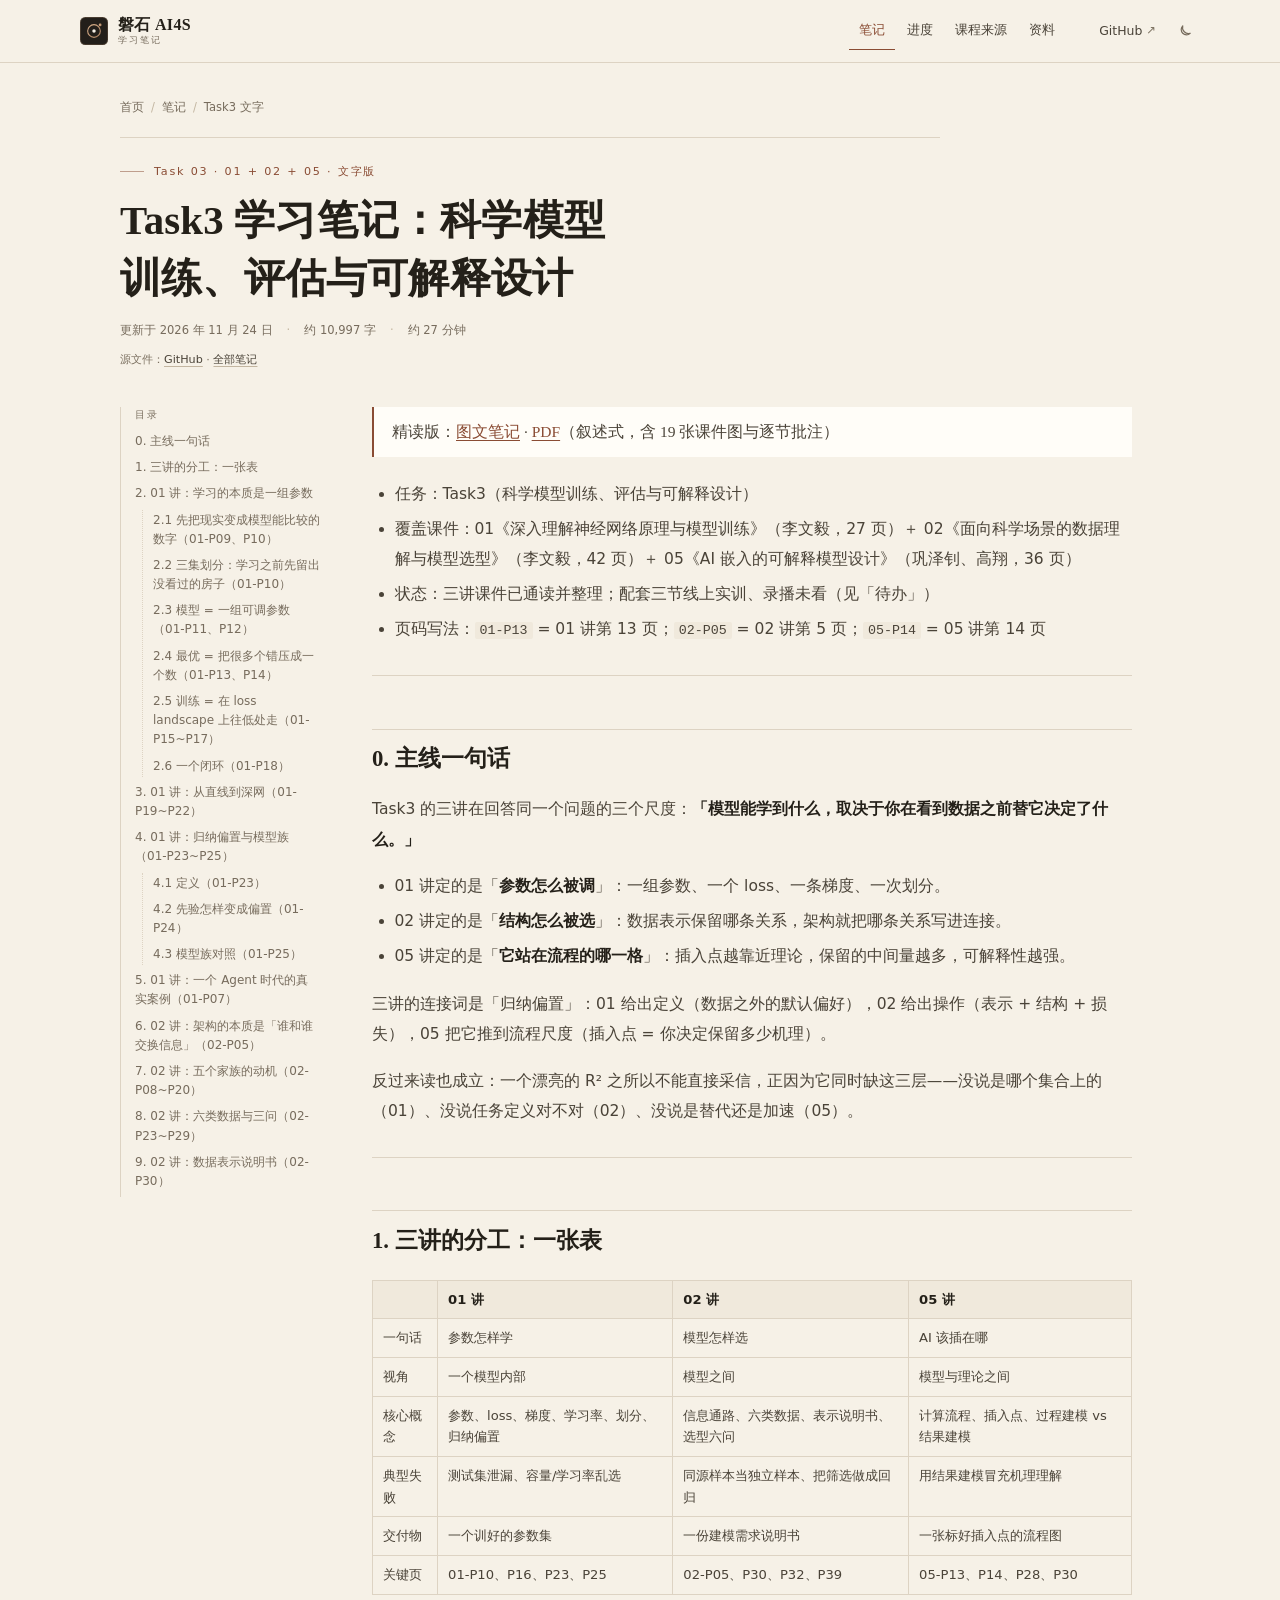
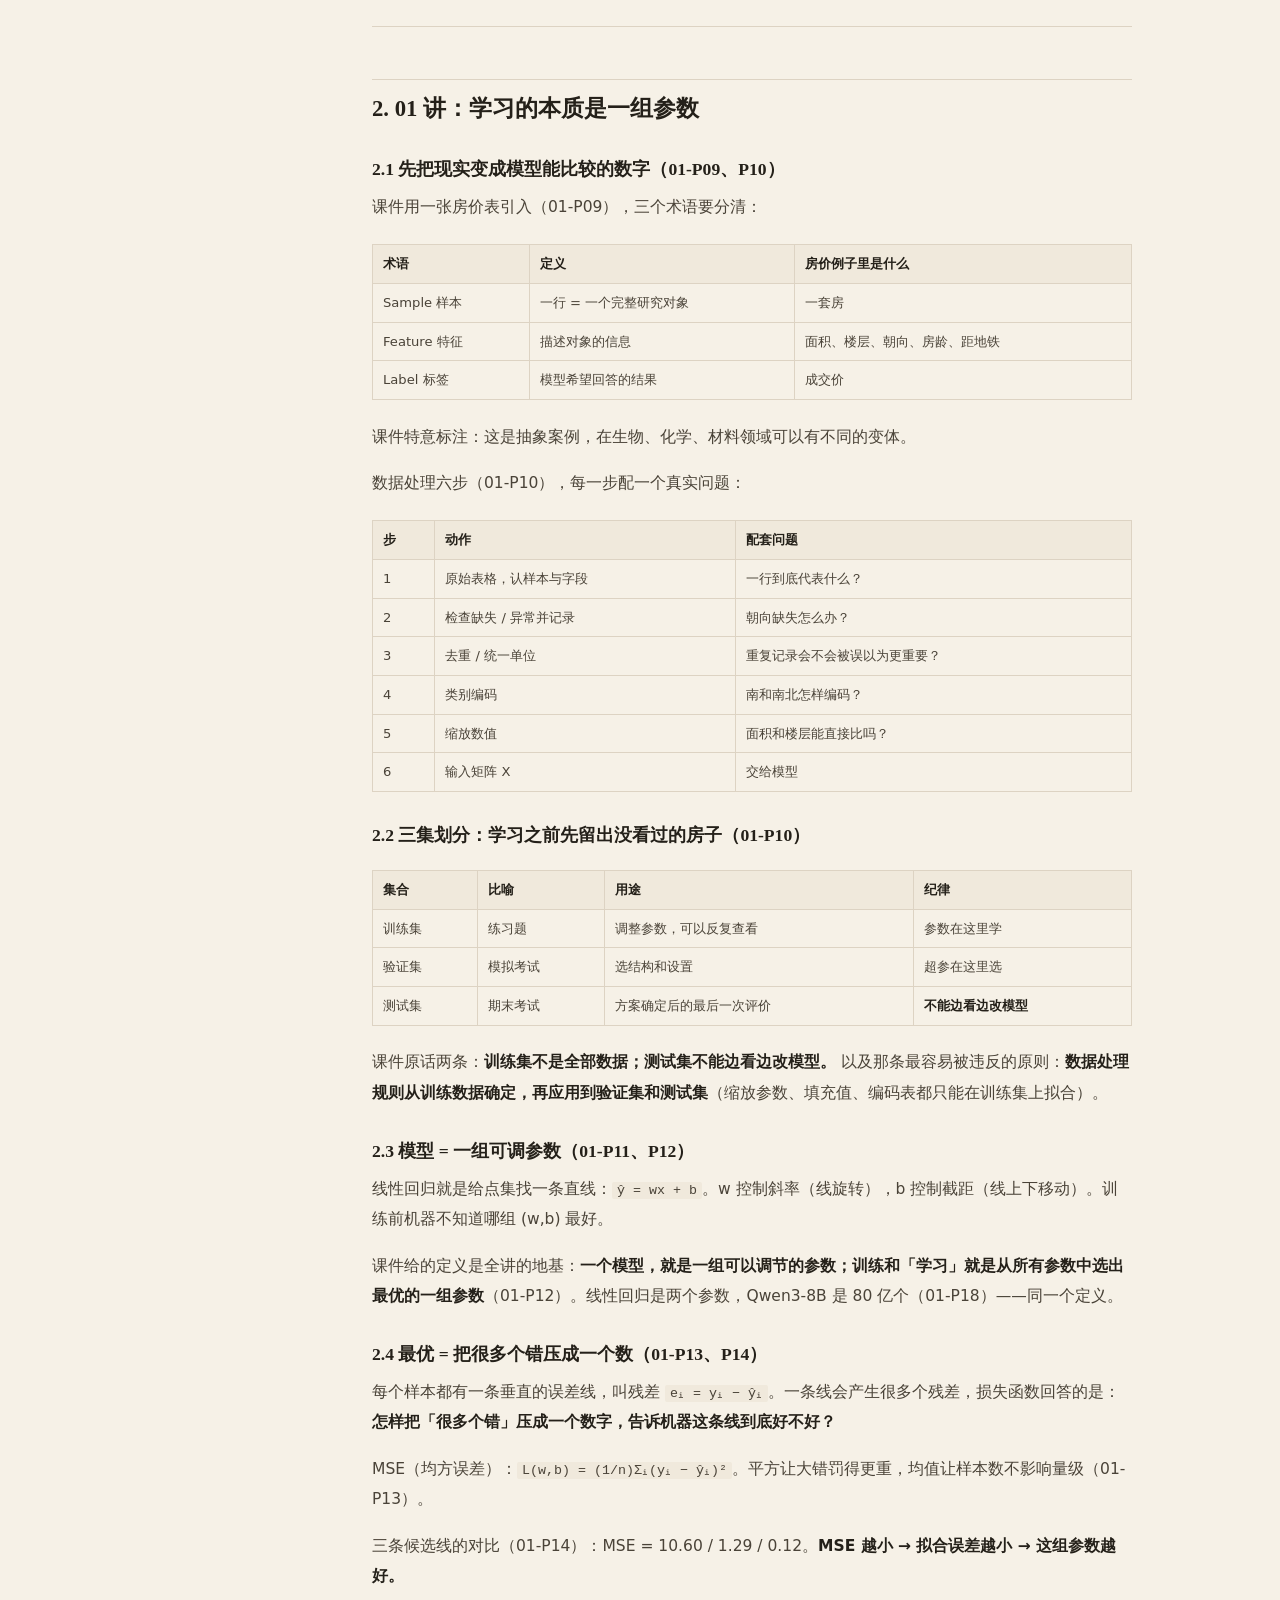
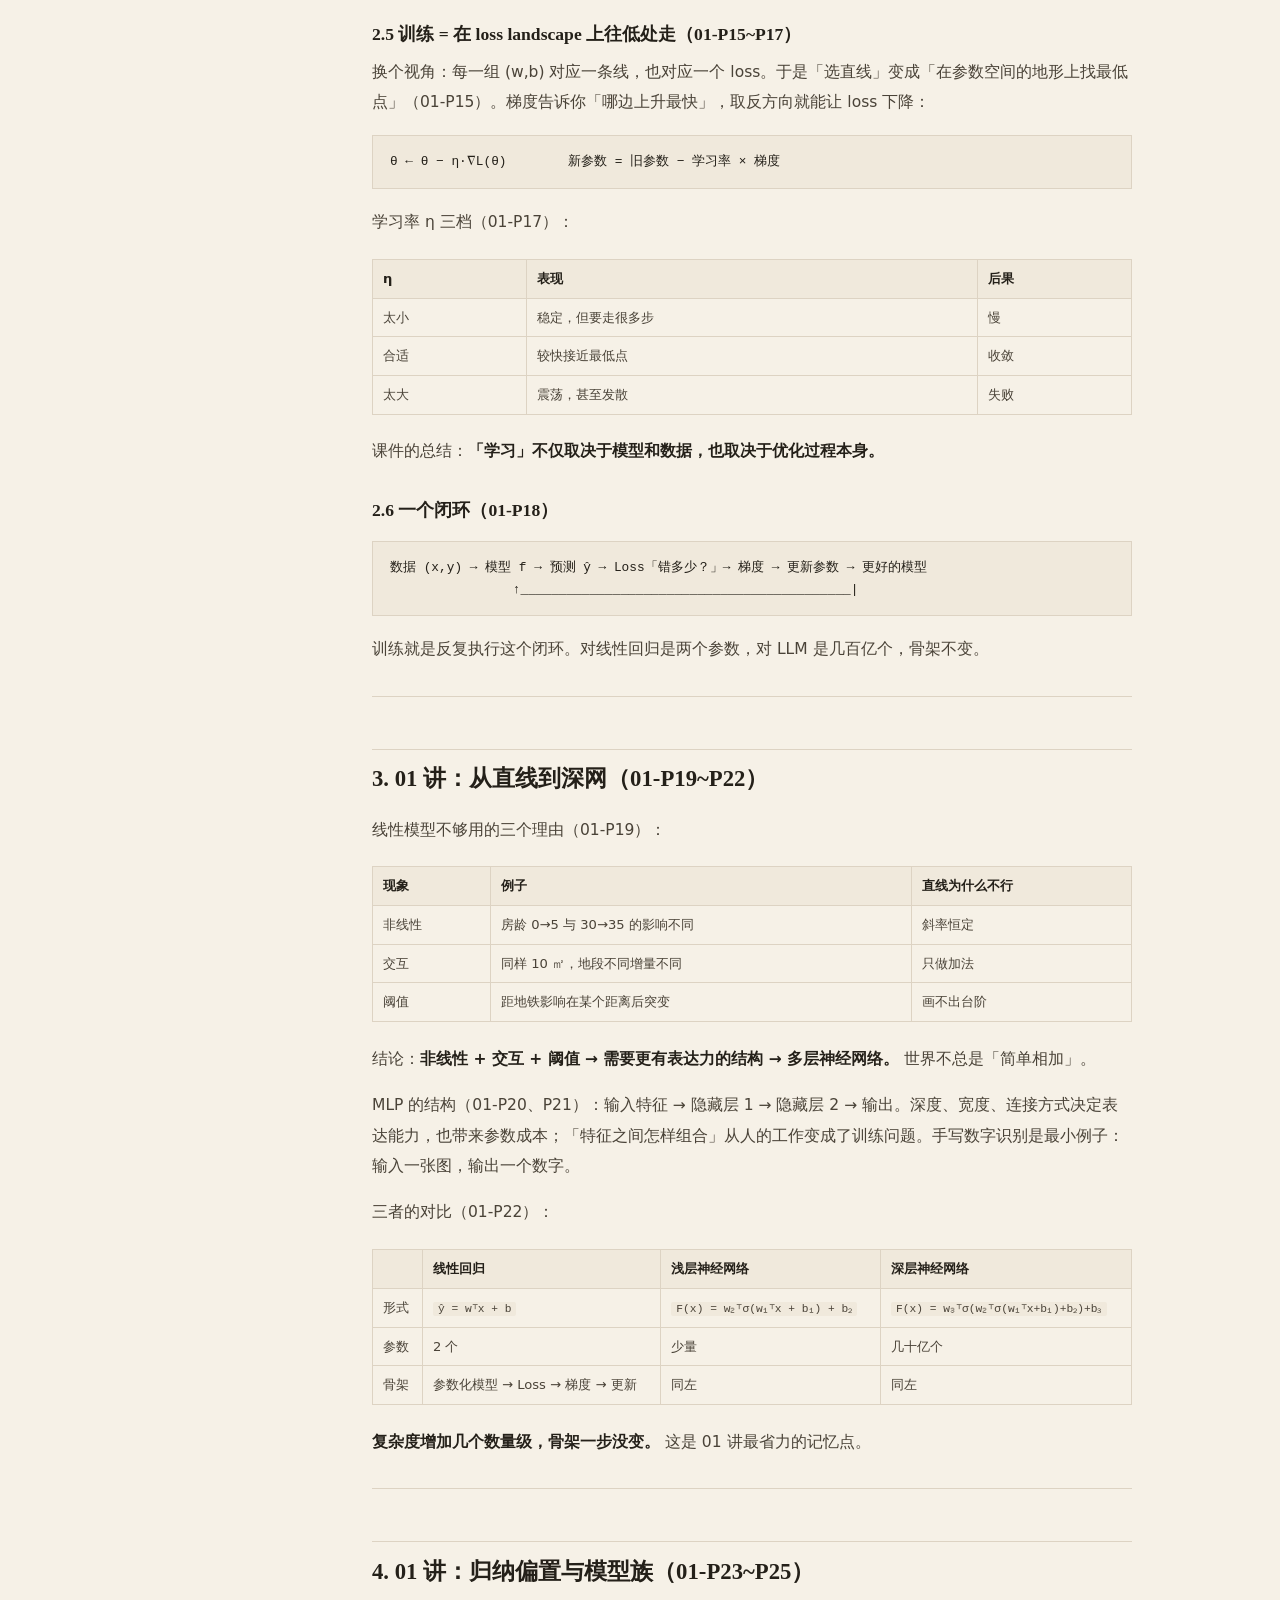
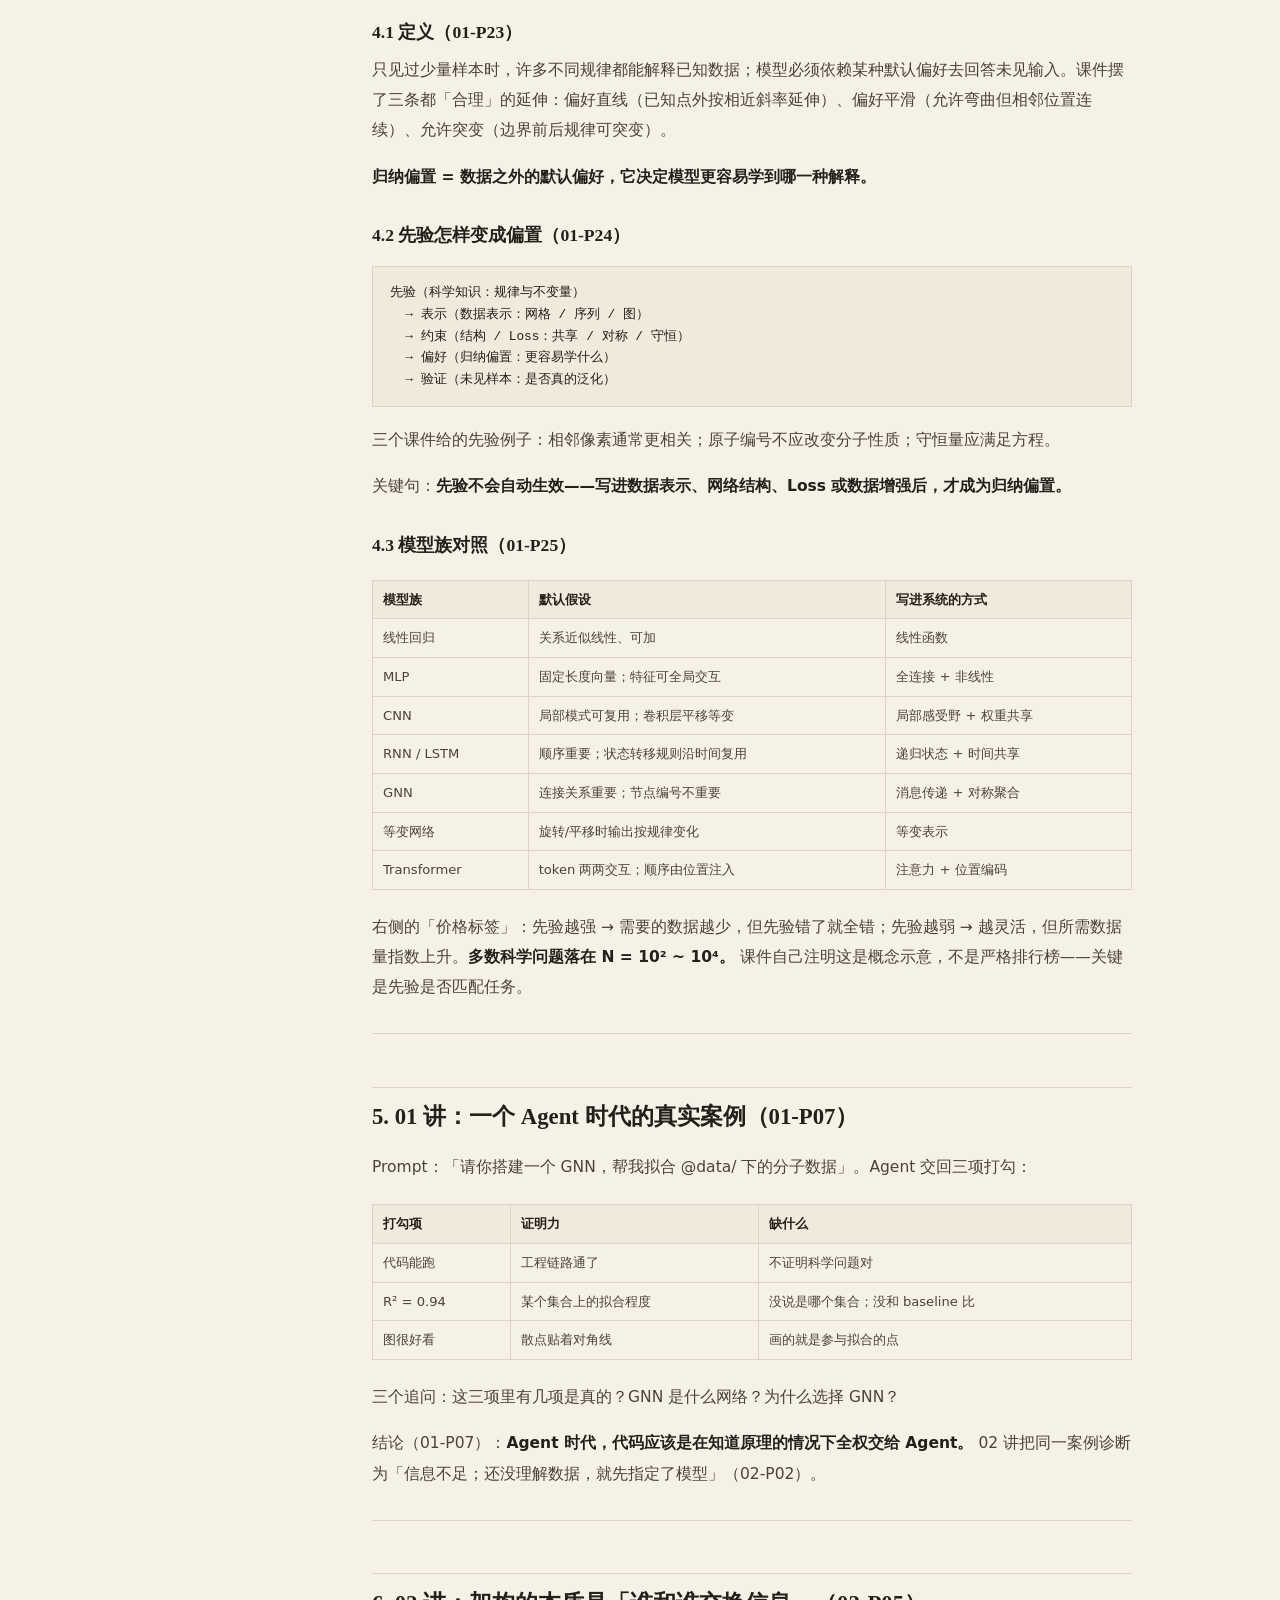
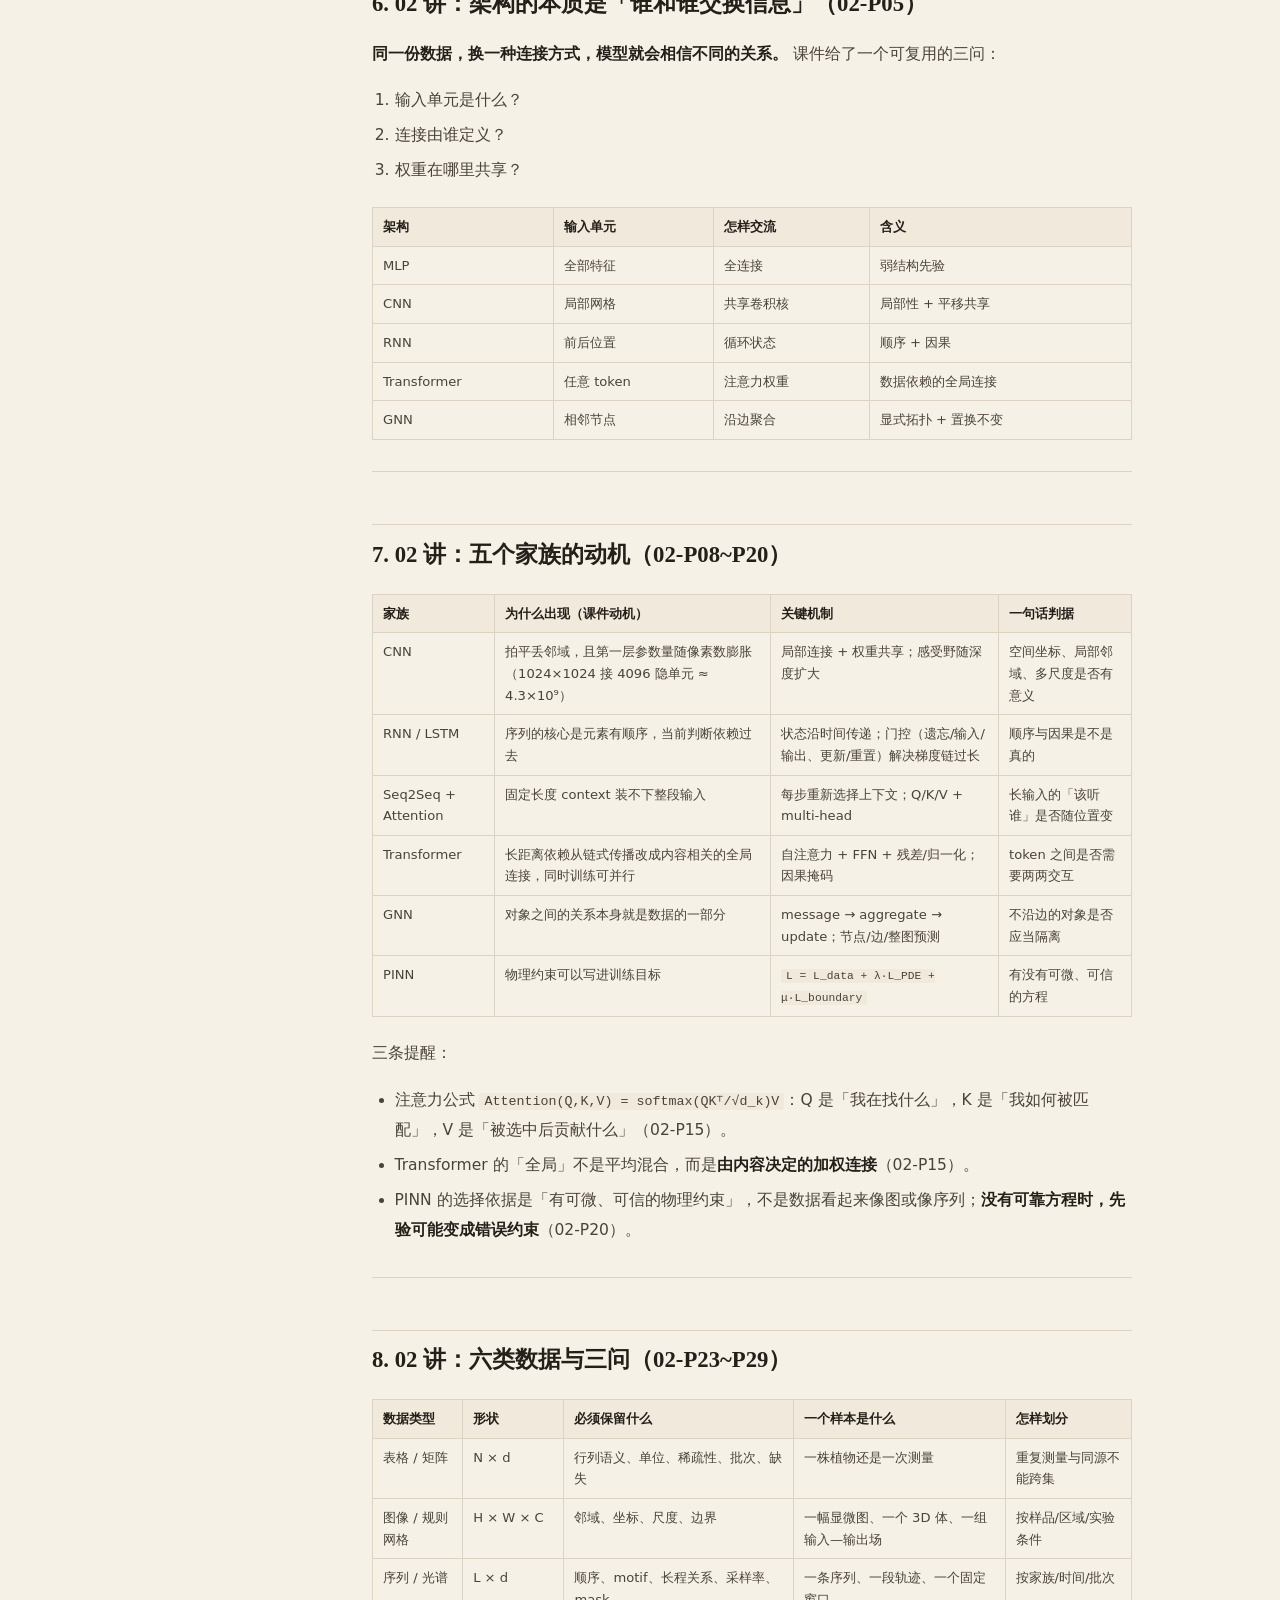
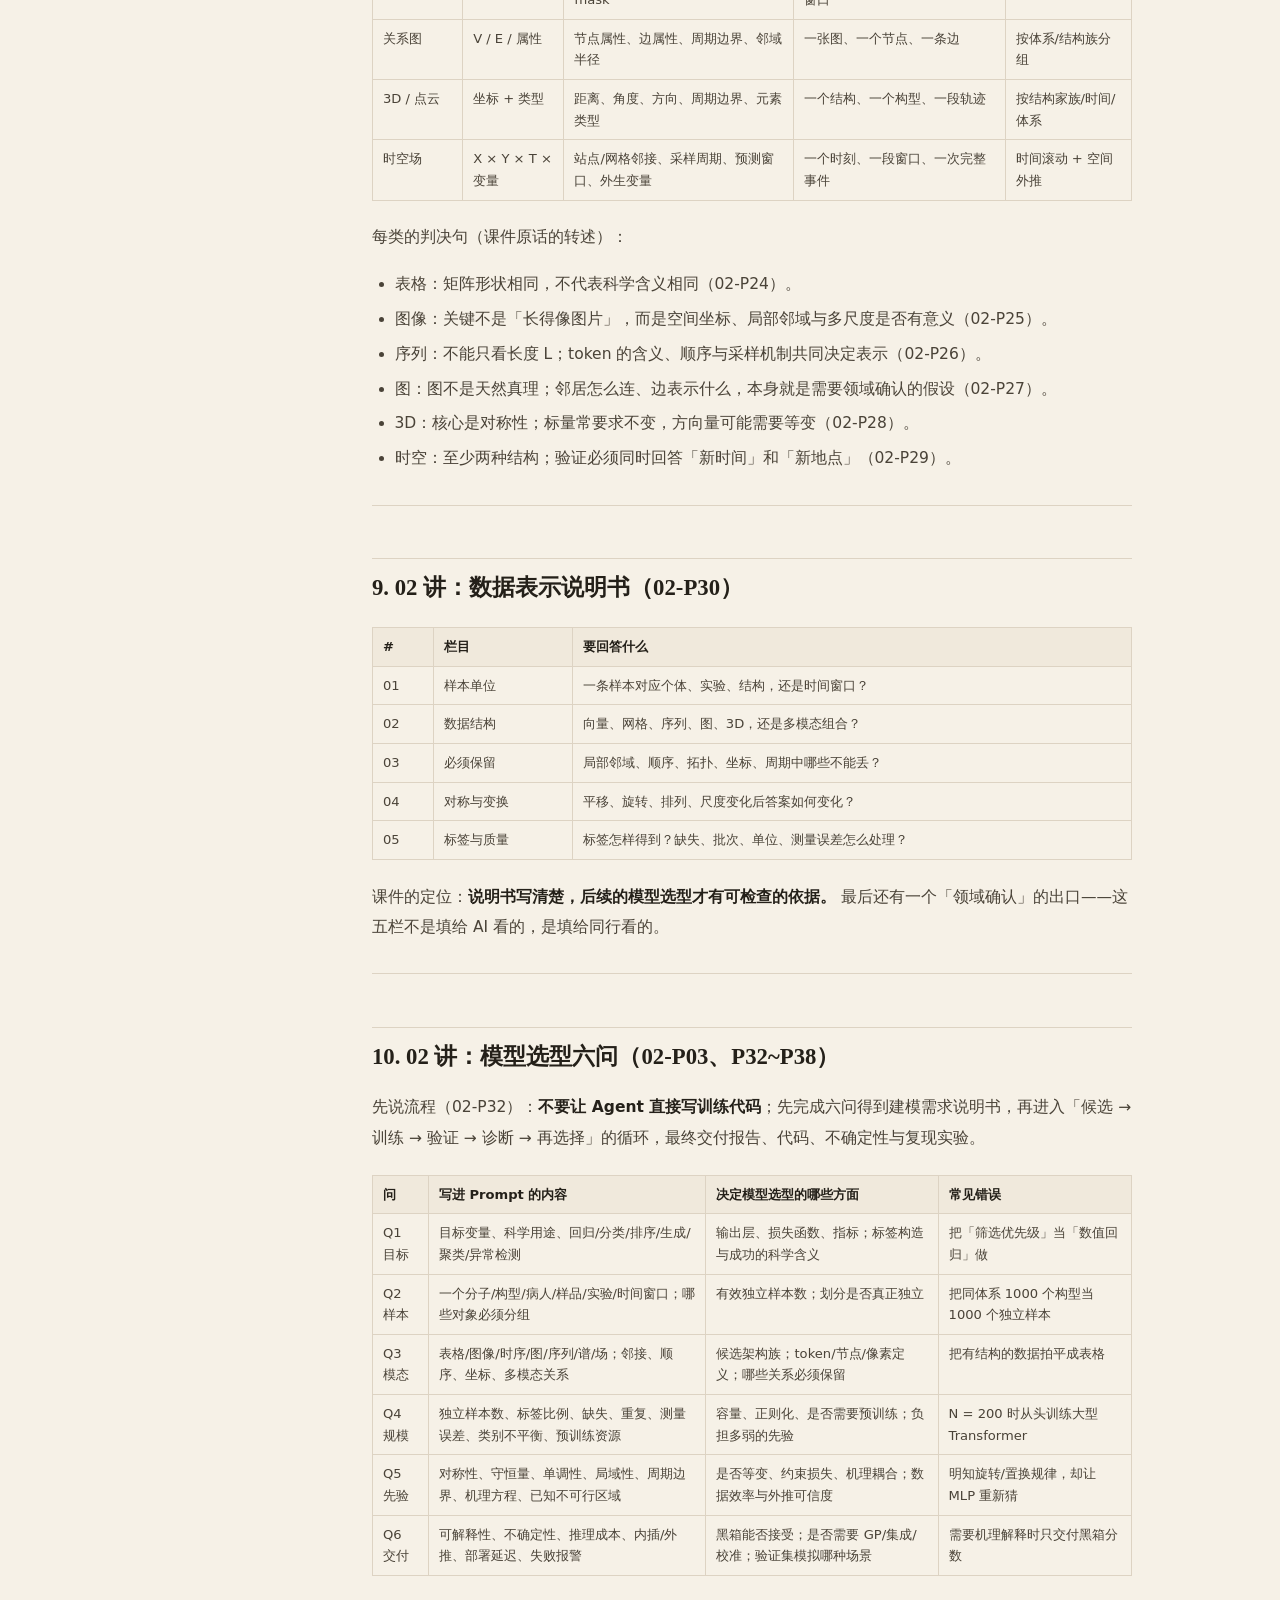
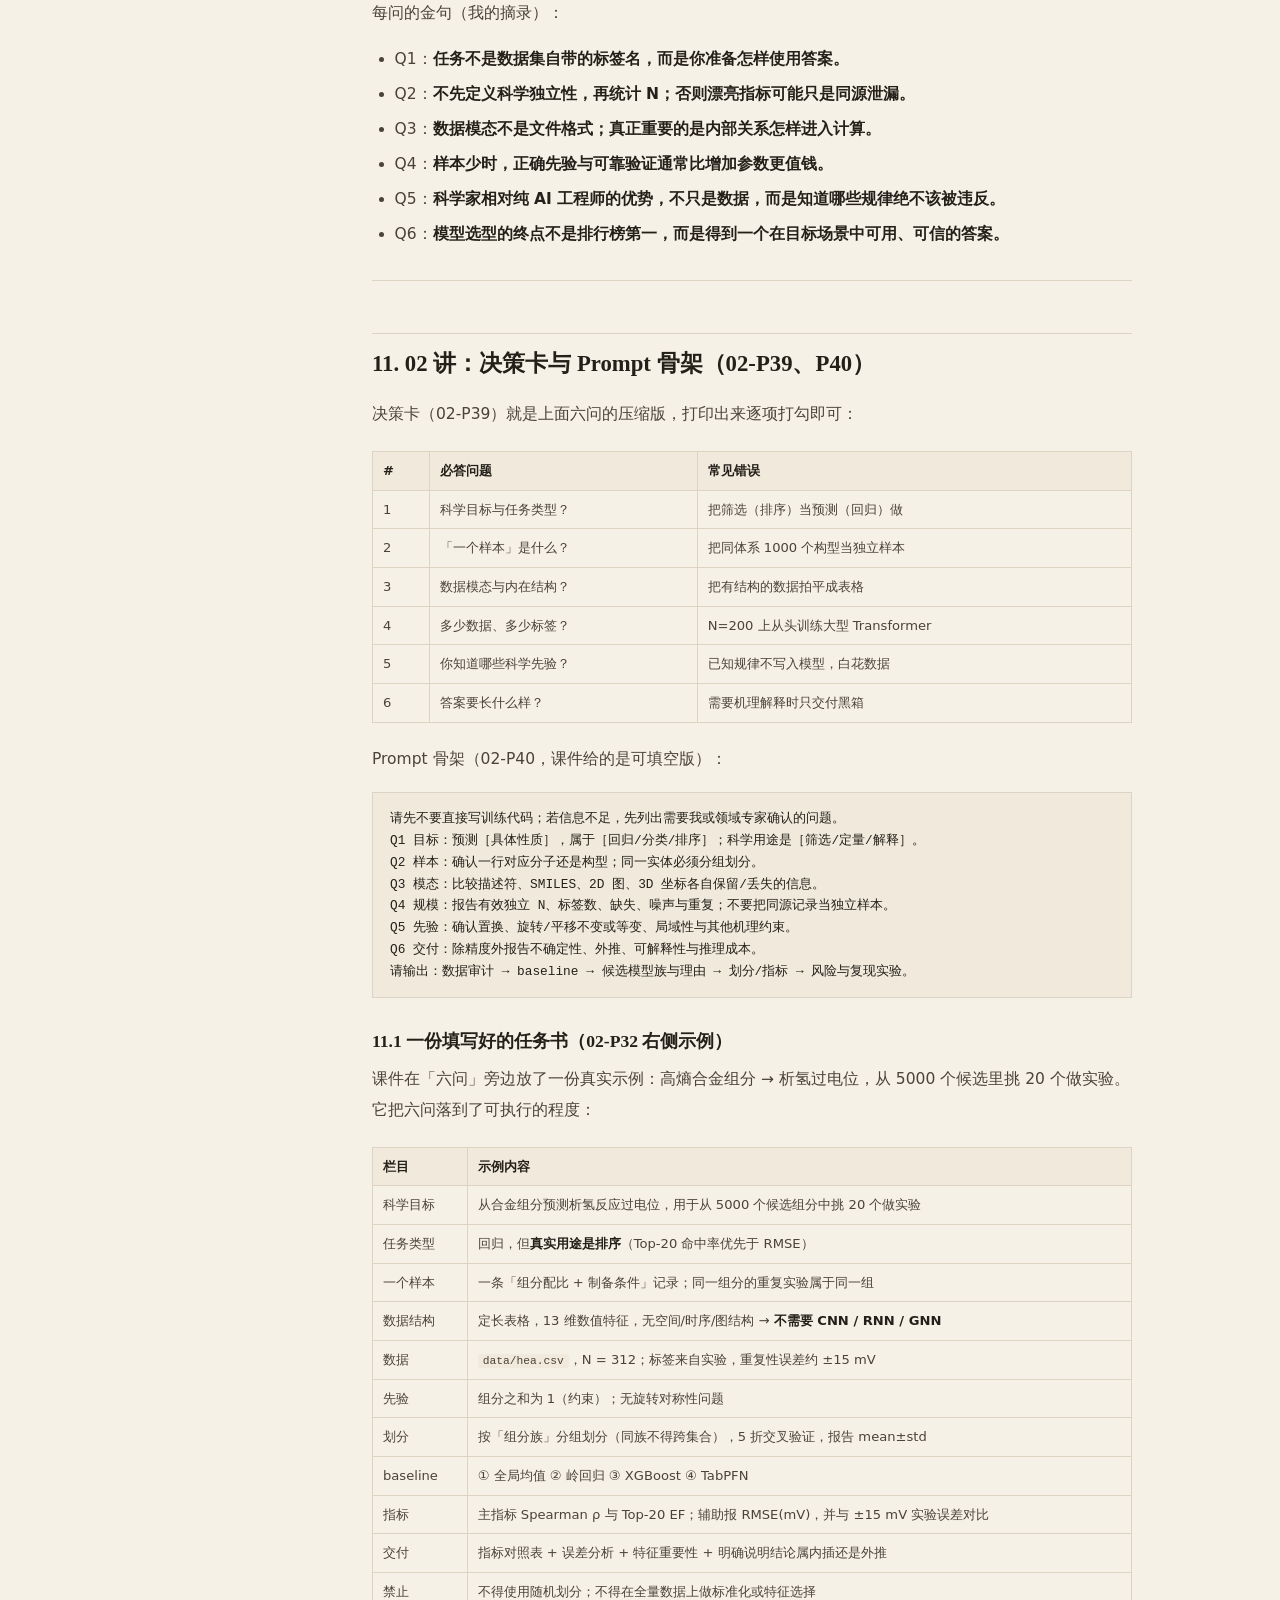
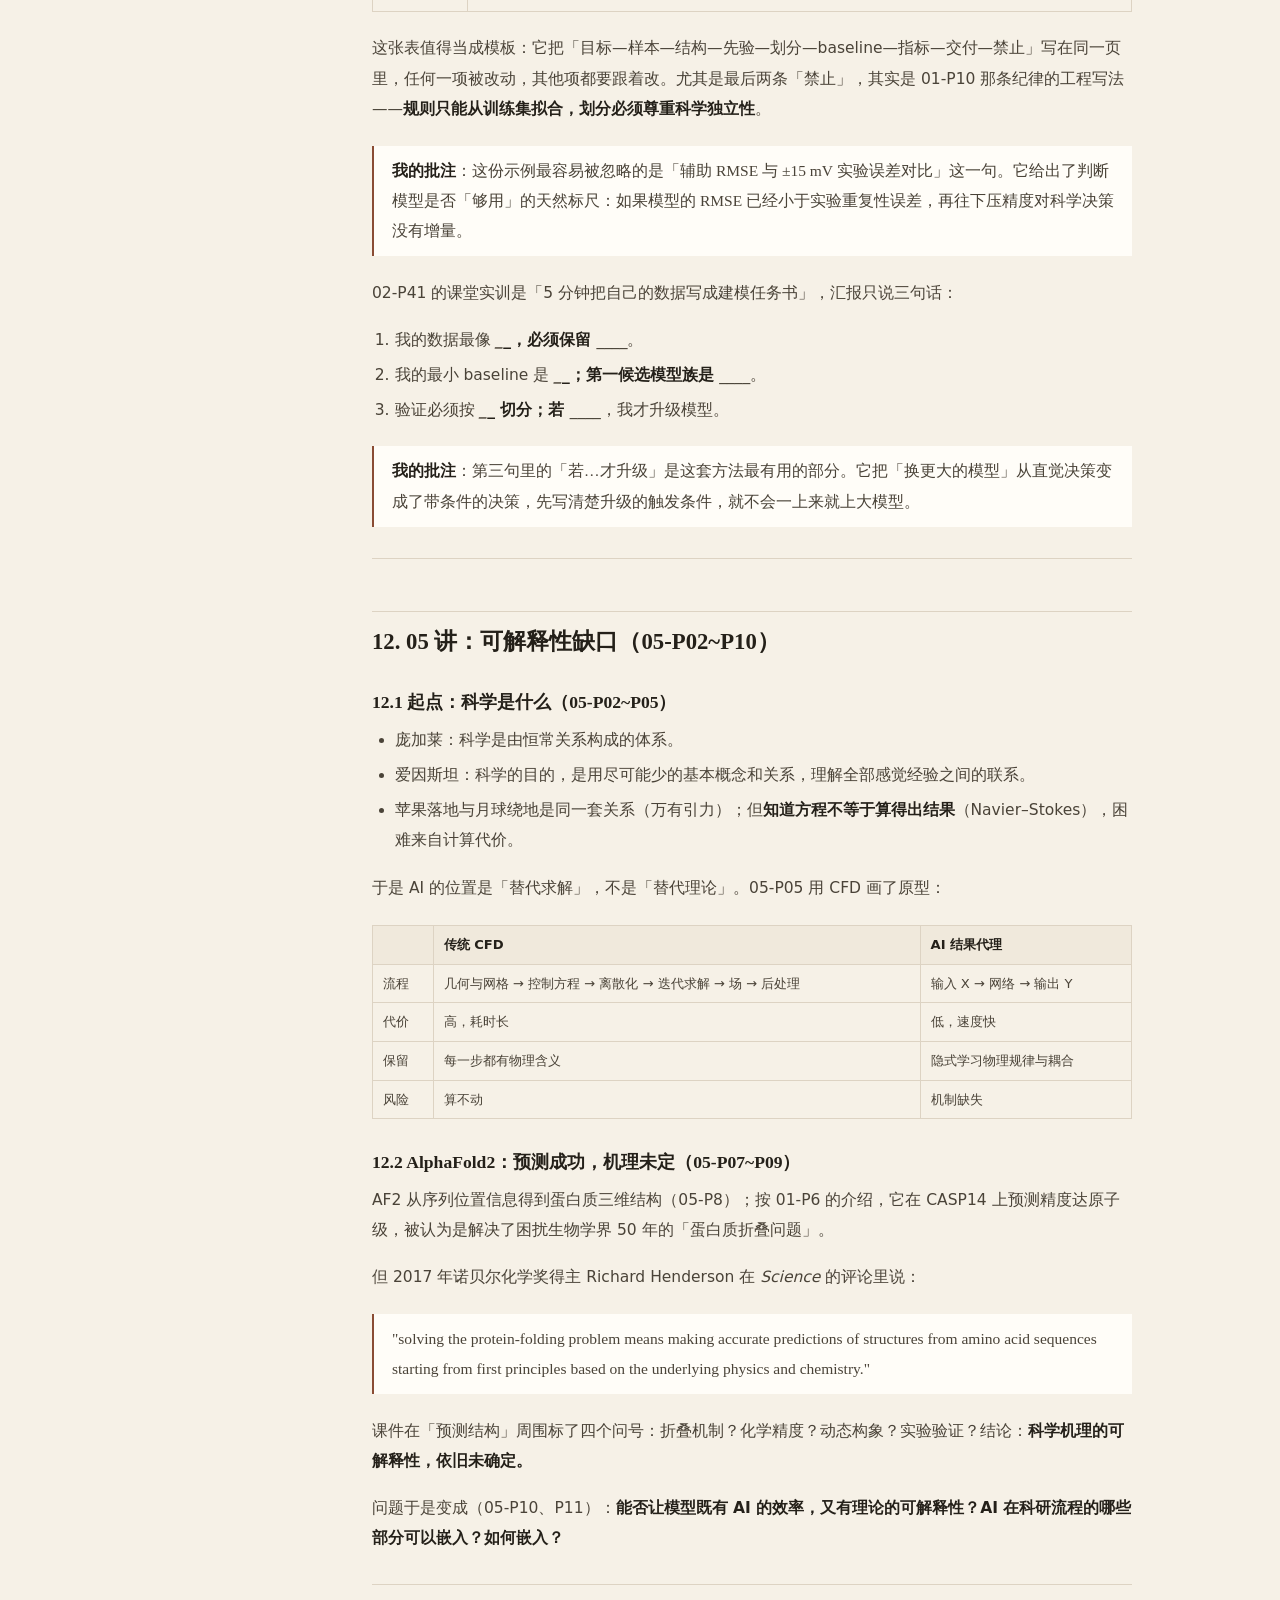
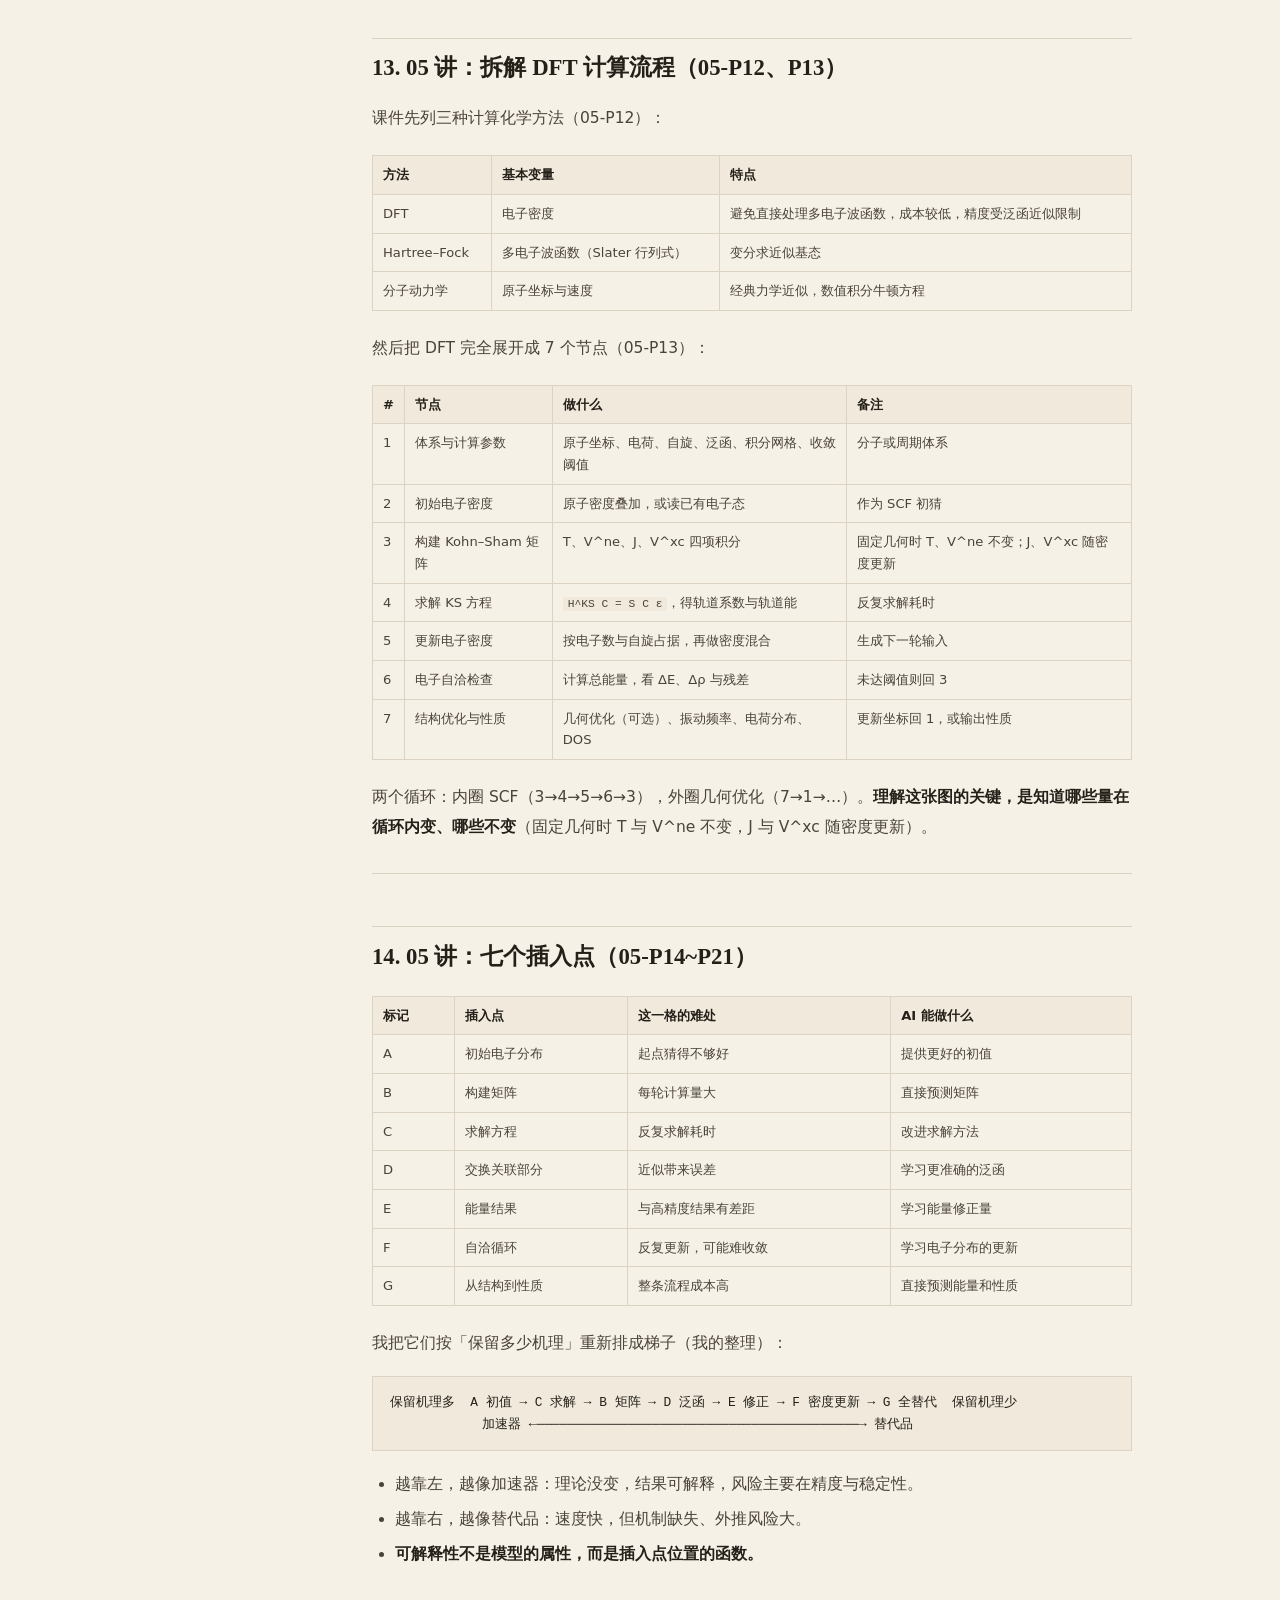
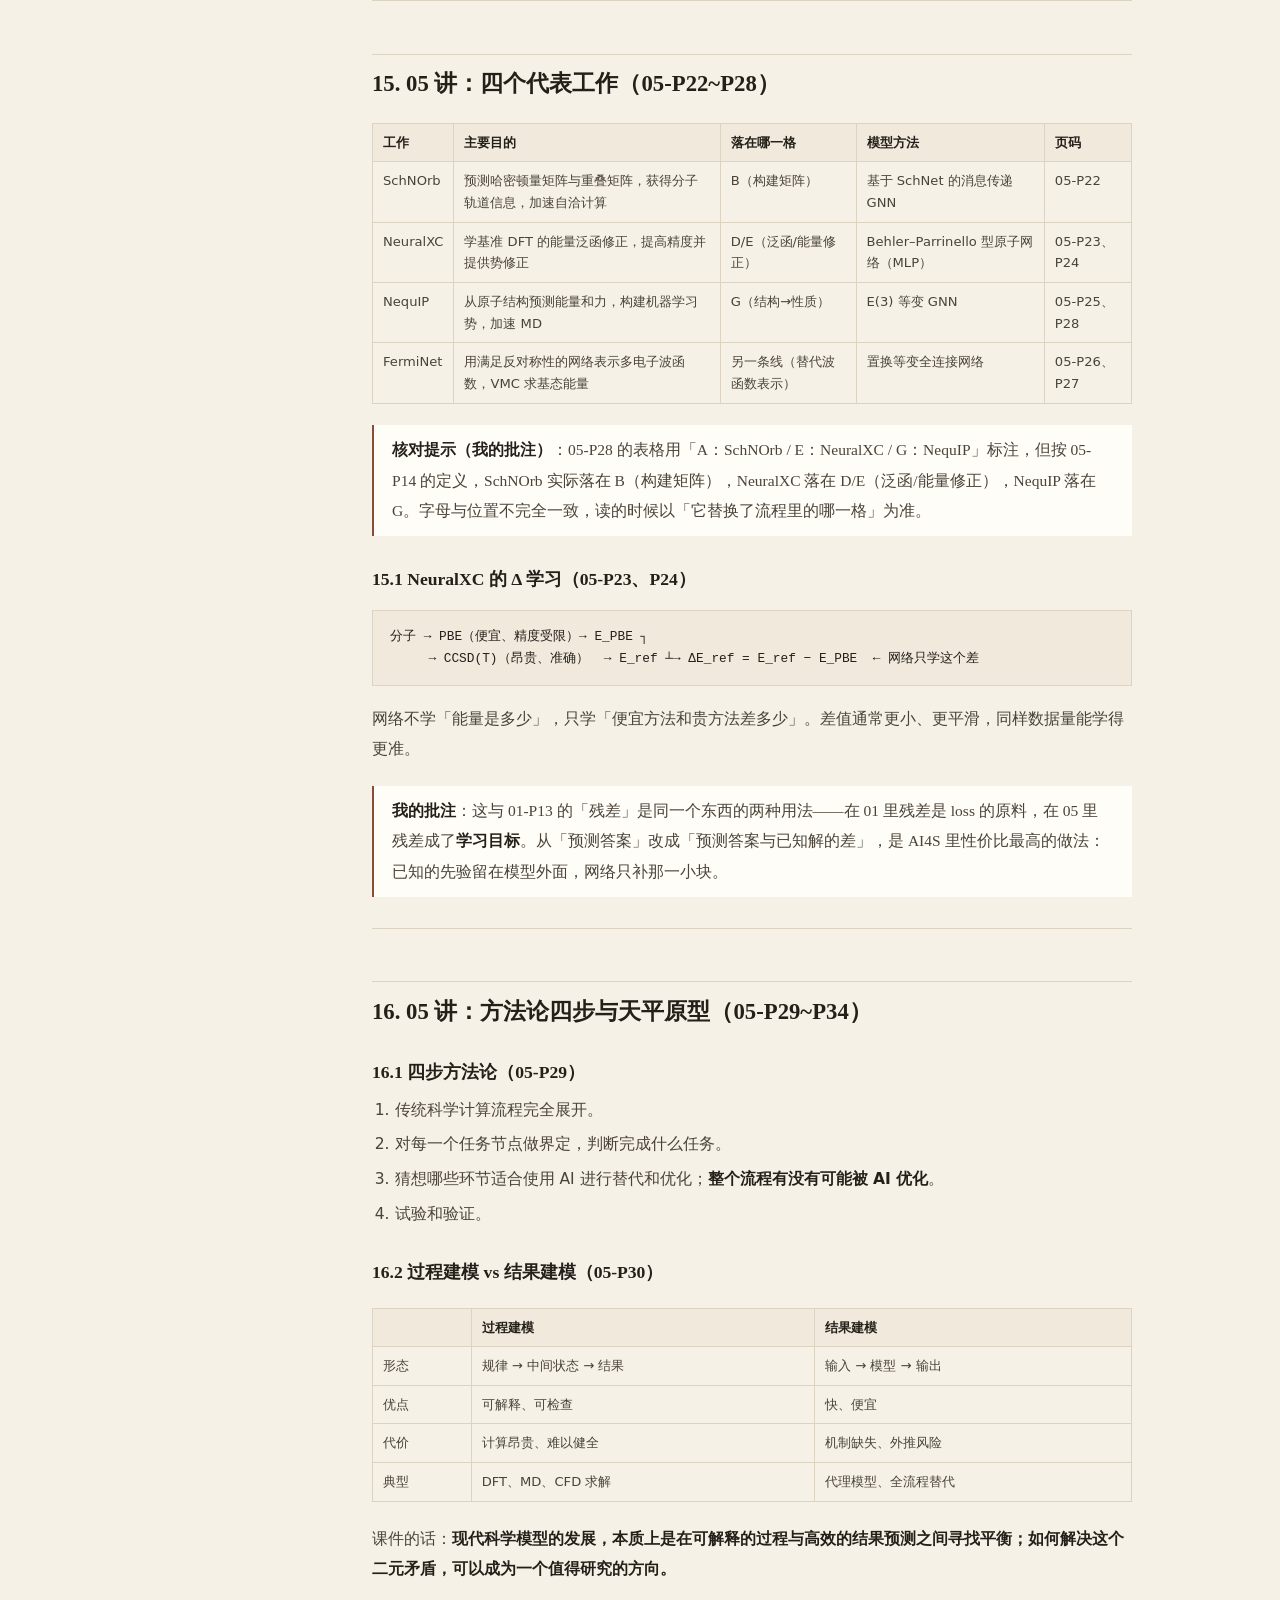
<file: docs/notes/task3-text.html>
<!DOCTYPE html>
<html lang="zh-CN" data-theme="dark">
<head>
  <meta charset="utf-8">
  <meta name="viewport" content="width=device-width, initial-scale=1">
  <title>Task3 学习笔记：科学模型训练、评估与可解释设计 · 磐石 AI4S</title>
  <meta name="description" content="同一份笔记的文字版：六问决策卡、数据表示说明书、插入点梯子、术语表、页码索引、24 道自测与待办。">
  <meta name="theme-color" content="#17130f">
  <meta name="author" content="biociao">
  <link rel="icon" href="../assets/favicon.svg" type="image/svg+xml">
  <link rel="stylesheet" href="../assets/style.css">
  <script>
    (function () {
      try {
        var saved = localStorage.getItem('ai4s-theme');
        var theme = saved || (window.matchMedia('(prefers-color-scheme: light)').matches ? 'light' : 'dark');
        document.documentElement.dataset.theme = theme;
      } catch (e) {
        document.documentElement.dataset.theme = 'dark';
      }
      document.documentElement.classList.add('js');
    })();
  </script>
</head>
<body class="page-note">
  <a class="skip-link" href="#main">跳到正文</a>
  <header class="nav" id="site-nav">
    <div class="wrap nav-inner">
      <a class="brand" href="../index.html" aria-label="磐石 AI4S 学习笔记，回到首页">
        <svg class="brand-mark" viewBox="0 0 64 64" aria-hidden="true">
          <defs>
            <linearGradient id="brandGrad" x1="0" y1="0" x2="1" y2="1">
              <stop offset="0" stop-color="#d9b28c"/><stop offset="1" stop-color="#b08463"/>
            </linearGradient>
          </defs>
          <rect width="64" height="64" rx="12" fill="#231f1a"/>
          <rect x="1" y="1" width="62" height="62" rx="11" fill="none" stroke="url(#brandGrad)" stroke-opacity=".55"/>
          <circle cx="32" cy="32" r="14.5" fill="none" stroke="url(#brandGrad)" stroke-width="2.5"/>
          <circle cx="32" cy="32" r="4" fill="#f6f1e7"/>
          <circle cx="46" cy="18" r="3.2" fill="url(#brandGrad)"/>
        </svg>
        <span class="brand-text"><strong>磐石 AI4S</strong><em>学习笔记</em></span>
      </a>

      <nav class="nav-links" id="site-menu" aria-label="页面导航">
        <a href="index.html" class="active" aria-current="page">笔记</a>
        <a href="../index.html#progress">进度</a>
        <a href="../index.html#sources">课程来源</a>
        <a href="../index.html#resources">资料</a>
      </nav>

      <div class="nav-actions">
        <a class="repo-link" href="https://github.com/biociao/panshi-ai4s-practice" target="_blank" rel="noopener">GitHub<span aria-hidden="true">↗</span></a>
        <button class="icon-btn theme-btn" type="button" data-theme-toggle aria-label="切换深浅色主题">
          <svg class="ico-moon" viewBox="0 0 24 24" aria-hidden="true"><path d="M20 14.5A8.5 8.5 0 0 1 9.5 4a7 7 0 1 0 10.5 10.5Z" fill="none" stroke="currentColor" stroke-width="1.7" stroke-linejoin="round"/></svg>
          <svg class="ico-sun" viewBox="0 0 24 24" aria-hidden="true"><circle cx="12" cy="12" r="4.2" fill="none" stroke="currentColor" stroke-width="1.7"/><path d="M12 2v2.4M12 19.6V22M2 12h2.4M19.6 12H22M4.9 4.9l1.7 1.7M17.4 17.4l1.7 1.7M19.1 4.9l-1.7 1.7M6.6 17.4l-1.7 1.7" fill="none" stroke="currentColor" stroke-width="1.7" stroke-linecap="round"/></svg>
        </button>
        <button class="icon-btn menu-btn" type="button" data-menu-toggle aria-expanded="false" aria-controls="site-menu" aria-label="打开导航菜单">
          <svg viewBox="0 0 24 24" aria-hidden="true"><path d="M4 7h16M4 12h16M4 17h16" fill="none" stroke="currentColor" stroke-width="1.8" stroke-linecap="round"/></svg>
        </button>
      </div>
    </div>
  </header>
  <main id="main" class="article-main">
    <div class="wrap article-wrap">
      <nav class="breadcrumb" aria-label="面包屑">
      <a href="../index.html">首页</a><span class="sep">/</span>
      <a href="index.html">笔记</a><span class="sep">/</span>
      <span aria-current="page">Task3 文字</span>
    </nav><header class="article-head">
      <p class="eyebrow">Task 03 · 01 + 02 + 05 · 文字版</p>
      <h1>Task3 学习笔记：科学模型训练、评估与可解释设计</h1>
      <p class="article-meta"><span>更新于 2026 年 11 月 24 日</span><span>约 10,997 字</span><span>约 27 分钟</span></p>
      <p class="article-source">源文件：<a href="https://github.com/biociao/panshi-ai4s-practice/blob/study/learning/notes/task3/README.md" target="_blank" rel="noopener">GitHub</a> · <a href="index.html">全部笔记</a></p>
    </header><details class="toc-mobile"><summary>目录</summary><nav class="toc" aria-label="本页目录"><ol><li><a href="#0-主线一句话">0. 主线一句话</a></li><li><a href="#1-三讲的分工一张表">1. 三讲的分工：一张表</a></li><li><a href="#2-01-讲学习的本质是一组参数">2. 01 讲：学习的本质是一组参数</a><ol><li><a href="#21-先把现实变成模型能比较的数字01-p09p10">2.1 先把现实变成模型能比较的数字（01-P09、P10）</a></li><li><a href="#22-三集划分学习之前先留出没看过的房子01-p10">2.2 三集划分：学习之前先留出没看过的房子（01-P10）</a></li><li><a href="#23-模型-一组可调参数01-p11p12">2.3 模型 = 一组可调参数（01-P11、P12）</a></li><li><a href="#24-最优-把很多个错压成一个数01-p13p14">2.4 最优 = 把很多个错压成一个数（01-P13、P14）</a></li><li><a href="#25-训练-在-loss-landscape-上往低处走01-p15p17">2.5 训练 = 在 loss landscape 上往低处走（01-P15~P17）</a></li><li><a href="#26-一个闭环01-p18">2.6 一个闭环（01-P18）</a></li></ol></li><li><a href="#3-01-讲从直线到深网01-p19p22">3. 01 讲：从直线到深网（01-P19~P22）</a></li><li><a href="#4-01-讲归纳偏置与模型族01-p23p25">4. 01 讲：归纳偏置与模型族（01-P23~P25）</a><ol><li><a href="#41-定义01-p23">4.1 定义（01-P23）</a></li><li><a href="#42-先验怎样变成偏置01-p24">4.2 先验怎样变成偏置（01-P24）</a></li><li><a href="#43-模型族对照01-p25">4.3 模型族对照（01-P25）</a></li></ol></li><li><a href="#5-01-讲一个-agent-时代的真实案例01-p07">5. 01 讲：一个 Agent 时代的真实案例（01-P07）</a></li><li><a href="#6-02-讲架构的本质是谁和谁交换信息02-p05">6. 02 讲：架构的本质是「谁和谁交换信息」（02-P05）</a></li><li><a href="#7-02-讲五个家族的动机02-p08p20">7. 02 讲：五个家族的动机（02-P08~P20）</a></li><li><a href="#8-02-讲六类数据与三问02-p23p29">8. 02 讲：六类数据与三问（02-P23~P29）</a></li><li><a href="#9-02-讲数据表示说明书02-p30">9. 02 讲：数据表示说明书（02-P30）</a></li><li><a href="#10-02-讲模型选型六问02-p03p32p38">10. 02 讲：模型选型六问（02-P03、P32~P38）</a></li><li><a href="#11-02-讲决策卡与-prompt-骨架02-p39p40">11. 02 讲：决策卡与 Prompt 骨架（02-P39、P40）</a><ol><li><a href="#111-一份填写好的任务书02-p32-右侧示例">11.1 一份填写好的任务书（02-P32 右侧示例）</a></li></ol></li><li><a href="#12-05-讲可解释性缺口05-p02p10">12. 05 讲：可解释性缺口（05-P02~P10）</a><ol><li><a href="#121-起点科学是什么05-p02p05">12.1 起点：科学是什么（05-P02~P05）</a></li><li><a href="#122-alphafold2预测成功机理未定05-p07p09">12.2 AlphaFold2：预测成功，机理未定（05-P07~P09）</a></li></ol></li><li><a href="#13-05-讲拆解-dft-计算流程05-p12p13">13. 05 讲：拆解 DFT 计算流程（05-P12、P13）</a></li><li><a href="#14-05-讲七个插入点05-p14p21">14. 05 讲：七个插入点（05-P14~P21）</a></li><li><a href="#15-05-讲四个代表工作05-p22p28">15. 05 讲：四个代表工作（05-P22~P28）</a><ol><li><a href="#151-neuralxc-的-δ-学习05-p23p24">15.1 NeuralXC 的 Δ 学习（05-P23、P24）</a></li></ol></li><li><a href="#16-05-讲方法论四步与天平原型05-p29p34">16. 05 讲：方法论四步与天平原型（05-P29~P34）</a><ol><li><a href="#161-四步方法论05-p29">16.1 四步方法论（05-P29）</a></li><li><a href="#162-过程建模-vs-结果建模05-p30">16.2 过程建模 vs 结果建模（05-P30）</a></li><li><a href="#163-三个例子天平的三个位置">16.3 三个例子：天平的三个位置</a></li></ol></li><li><a href="#17-三讲合起来参数-结构-插入点我的整合">17. 三讲合起来：参数 / 结构 / 插入点（我的整合）</a></li><li><a href="#18-评估清单训练前-训练中-训练后">18. 评估清单：训练前 / 训练中 / 训练后</a></li><li><a href="#19-预测-vs-机理解释三个判据我的整理">19. 预测 vs 机理解释：三个判据（我的整理）</a></li><li><a href="#20-术语表">20. 术语表</a></li><li><a href="#21-页码索引">21. 页码索引</a></li><li><a href="#22-我提炼的十条用自己的话">22. 我提炼的十条（用自己的话）</a></li><li><a href="#23-自测先答再对要点">23. 自测（先答，再对要点）</a></li><li><a href="#24-动手计划尚未执行">24. 动手计划（尚未执行）</a></li><li><a href="#25-待办与疑问">25. 待办与疑问</a></li><li><a href="#26-资料出处与引用声明">26. 资料出处与引用声明</a></li></ol></nav></details><div class="article-layout"><nav class="toc" aria-label="本页目录"><p class="toc-title">目录</p><ol><li><a href="#0-主线一句话">0. 主线一句话</a></li><li><a href="#1-三讲的分工一张表">1. 三讲的分工：一张表</a></li><li><a href="#2-01-讲学习的本质是一组参数">2. 01 讲：学习的本质是一组参数</a><ol><li><a href="#21-先把现实变成模型能比较的数字01-p09p10">2.1 先把现实变成模型能比较的数字（01-P09、P10）</a></li><li><a href="#22-三集划分学习之前先留出没看过的房子01-p10">2.2 三集划分：学习之前先留出没看过的房子（01-P10）</a></li><li><a href="#23-模型-一组可调参数01-p11p12">2.3 模型 = 一组可调参数（01-P11、P12）</a></li><li><a href="#24-最优-把很多个错压成一个数01-p13p14">2.4 最优 = 把很多个错压成一个数（01-P13、P14）</a></li><li><a href="#25-训练-在-loss-landscape-上往低处走01-p15p17">2.5 训练 = 在 loss landscape 上往低处走（01-P15~P17）</a></li><li><a href="#26-一个闭环01-p18">2.6 一个闭环（01-P18）</a></li></ol></li><li><a href="#3-01-讲从直线到深网01-p19p22">3. 01 讲：从直线到深网（01-P19~P22）</a></li><li><a href="#4-01-讲归纳偏置与模型族01-p23p25">4. 01 讲：归纳偏置与模型族（01-P23~P25）</a><ol><li><a href="#41-定义01-p23">4.1 定义（01-P23）</a></li><li><a href="#42-先验怎样变成偏置01-p24">4.2 先验怎样变成偏置（01-P24）</a></li><li><a href="#43-模型族对照01-p25">4.3 模型族对照（01-P25）</a></li></ol></li><li><a href="#5-01-讲一个-agent-时代的真实案例01-p07">5. 01 讲：一个 Agent 时代的真实案例（01-P07）</a></li><li><a href="#6-02-讲架构的本质是谁和谁交换信息02-p05">6. 02 讲：架构的本质是「谁和谁交换信息」（02-P05）</a></li><li><a href="#7-02-讲五个家族的动机02-p08p20">7. 02 讲：五个家族的动机（02-P08~P20）</a></li><li><a href="#8-02-讲六类数据与三问02-p23p29">8. 02 讲：六类数据与三问（02-P23~P29）</a></li><li><a href="#9-02-讲数据表示说明书02-p30">9. 02 讲：数据表示说明书（02-P30）</a></li><li><a href="#10-02-讲模型选型六问02-p03p32p38">10. 02 讲：模型选型六问（02-P03、P32~P38）</a></li><li><a href="#11-02-讲决策卡与-prompt-骨架02-p39p40">11. 02 讲：决策卡与 Prompt 骨架（02-P39、P40）</a><ol><li><a href="#111-一份填写好的任务书02-p32-右侧示例">11.1 一份填写好的任务书（02-P32 右侧示例）</a></li></ol></li><li><a href="#12-05-讲可解释性缺口05-p02p10">12. 05 讲：可解释性缺口（05-P02~P10）</a><ol><li><a href="#121-起点科学是什么05-p02p05">12.1 起点：科学是什么（05-P02~P05）</a></li><li><a href="#122-alphafold2预测成功机理未定05-p07p09">12.2 AlphaFold2：预测成功，机理未定（05-P07~P09）</a></li></ol></li><li><a href="#13-05-讲拆解-dft-计算流程05-p12p13">13. 05 讲：拆解 DFT 计算流程（05-P12、P13）</a></li><li><a href="#14-05-讲七个插入点05-p14p21">14. 05 讲：七个插入点（05-P14~P21）</a></li><li><a href="#15-05-讲四个代表工作05-p22p28">15. 05 讲：四个代表工作（05-P22~P28）</a><ol><li><a href="#151-neuralxc-的-δ-学习05-p23p24">15.1 NeuralXC 的 Δ 学习（05-P23、P24）</a></li></ol></li><li><a href="#16-05-讲方法论四步与天平原型05-p29p34">16. 05 讲：方法论四步与天平原型（05-P29~P34）</a><ol><li><a href="#161-四步方法论05-p29">16.1 四步方法论（05-P29）</a></li><li><a href="#162-过程建模-vs-结果建模05-p30">16.2 过程建模 vs 结果建模（05-P30）</a></li><li><a href="#163-三个例子天平的三个位置">16.3 三个例子：天平的三个位置</a></li></ol></li><li><a href="#17-三讲合起来参数-结构-插入点我的整合">17. 三讲合起来：参数 / 结构 / 插入点（我的整合）</a></li><li><a href="#18-评估清单训练前-训练中-训练后">18. 评估清单：训练前 / 训练中 / 训练后</a></li><li><a href="#19-预测-vs-机理解释三个判据我的整理">19. 预测 vs 机理解释：三个判据（我的整理）</a></li><li><a href="#20-术语表">20. 术语表</a></li><li><a href="#21-页码索引">21. 页码索引</a></li><li><a href="#22-我提炼的十条用自己的话">22. 我提炼的十条（用自己的话）</a></li><li><a href="#23-自测先答再对要点">23. 自测（先答，再对要点）</a></li><li><a href="#24-动手计划尚未执行">24. 动手计划（尚未执行）</a></li><li><a href="#25-待办与疑问">25. 待办与疑问</a></li><li><a href="#26-资料出处与引用声明">26. 资料出处与引用声明</a></li></ol></nav><article class="article-body"><blockquote>
<p>精读版：<a href="task3-illustrated.html">图文笔记</a> · <a href="https://github.com/biociao/panshi-ai4s-practice/blob/study/learning/notes/task3/task3-illustrated-notes.pdf" rel="noopener" target="_blank">PDF</a>（叙述式，含 19 张课件图与逐节批注）</p>
</blockquote>
<ul>
<li>任务：Task3（科学模型训练、评估与可解释设计）</li>
<li>覆盖课件：01《深入理解神经网络原理与模型训练》（李文毅，27 页）＋ 02《面向科学场景的数据理解与模型选型》（李文毅，42 页）＋ 05《AI 嵌入的可解释模型设计》（巩泽钊、高翔，36 页）</li>
<li>状态：三讲课件已通读并整理；配套三节线上实训、录播未看（见「待办」）</li>
<li>页码写法：<code>01-P13</code> = 01 讲第 13 页；<code>02-P05</code> = 02 讲第 5 页；<code>05-P14</code> = 05 讲第 14 页</li>
</ul>
<hr/>
<h2 id="0-主线一句话">0. 主线一句话<a aria-label="链接到本节" class="heading-anchor" href="#0-主线一句话">#</a></h2>
<p>Task3 的三讲在回答同一个问题的三个尺度：<strong>「模型能学到什么，取决于你在看到数据之前替它决定了什么。」</strong></p>
<ul>
<li>01 讲定的是「<strong>参数怎么被调</strong>」：一组参数、一个 loss、一条梯度、一次划分。</li>
<li>02 讲定的是「<strong>结构怎么被选</strong>」：数据表示保留哪条关系，架构就把哪条关系写进连接。</li>
<li>05 讲定的是「<strong>它站在流程的哪一格</strong>」：插入点越靠近理论，保留的中间量越多，可解释性越强。</li>
</ul>
<p>三讲的连接词是「归纳偏置」：01 给出定义（数据之外的默认偏好），02 给出操作（表示 + 结构 + 损失），05 把它推到流程尺度（插入点 = 你决定保留多少机理）。</p>
<p>反过来读也成立：一个漂亮的 R² 之所以不能直接采信，正因为它同时缺这三层——没说是哪个集合上的（01）、没说任务定义对不对（02）、没说是替代还是加速（05）。</p>
<hr/>
<h2 id="1-三讲的分工一张表">1. 三讲的分工：一张表<a aria-label="链接到本节" class="heading-anchor" href="#1-三讲的分工一张表">#</a></h2>
<div class="table-wrap"><table>
<thead>
<tr>
<th></th>
<th>01 讲</th>
<th>02 讲</th>
<th>05 讲</th>
</tr>
</thead>
<tbody>
<tr>
<td>一句话</td>
<td>参数怎样学</td>
<td>模型怎样选</td>
<td>AI 该插在哪</td>
</tr>
<tr>
<td>视角</td>
<td>一个模型内部</td>
<td>模型之间</td>
<td>模型与理论之间</td>
</tr>
<tr>
<td>核心概念</td>
<td>参数、loss、梯度、学习率、划分、归纳偏置</td>
<td>信息通路、六类数据、表示说明书、选型六问</td>
<td>计算流程、插入点、过程建模 vs 结果建模</td>
</tr>
<tr>
<td>典型失败</td>
<td>测试集泄漏、容量/学习率乱选</td>
<td>同源样本当独立样本、把筛选做成回归</td>
<td>用结果建模冒充机理理解</td>
</tr>
<tr>
<td>交付物</td>
<td>一个训好的参数集</td>
<td>一份建模需求说明书</td>
<td>一张标好插入点的流程图</td>
</tr>
<tr>
<td>关键页</td>
<td>01-P10、P16、P23、P25</td>
<td>02-P05、P30、P32、P39</td>
<td>05-P13、P14、P28、P30</td>
</tr>
</tbody>
</table></div>
<hr/>
<h2 id="2-01-讲学习的本质是一组参数">2. 01 讲：学习的本质是一组参数<a aria-label="链接到本节" class="heading-anchor" href="#2-01-讲学习的本质是一组参数">#</a></h2>
<h3 id="21-先把现实变成模型能比较的数字01-p09p10">2.1 先把现实变成模型能比较的数字（01-P09、P10）<a aria-label="链接到本节" class="heading-anchor" href="#21-先把现实变成模型能比较的数字01-p09p10">#</a></h3>
<p>课件用一张房价表引入（01-P09），三个术语要分清：</p>
<div class="table-wrap"><table>
<thead>
<tr>
<th>术语</th>
<th>定义</th>
<th>房价例子里是什么</th>
</tr>
</thead>
<tbody>
<tr>
<td>Sample 样本</td>
<td>一行 = 一个完整研究对象</td>
<td>一套房</td>
</tr>
<tr>
<td>Feature 特征</td>
<td>描述对象的信息</td>
<td>面积、楼层、朝向、房龄、距地铁</td>
</tr>
<tr>
<td>Label 标签</td>
<td>模型希望回答的结果</td>
<td>成交价</td>
</tr>
</tbody>
</table></div>
<p>课件特意标注：这是抽象案例，在生物、化学、材料领域可以有不同的变体。</p>
<p>数据处理六步（01-P10），每一步配一个真实问题：</p>
<div class="table-wrap"><table>
<thead>
<tr>
<th>步</th>
<th>动作</th>
<th>配套问题</th>
</tr>
</thead>
<tbody>
<tr>
<td>1</td>
<td>原始表格，认样本与字段</td>
<td>一行到底代表什么？</td>
</tr>
<tr>
<td>2</td>
<td>检查缺失 / 异常并记录</td>
<td>朝向缺失怎么办？</td>
</tr>
<tr>
<td>3</td>
<td>去重 / 统一单位</td>
<td>重复记录会不会被误以为更重要？</td>
</tr>
<tr>
<td>4</td>
<td>类别编码</td>
<td>南和南北怎样编码？</td>
</tr>
<tr>
<td>5</td>
<td>缩放数值</td>
<td>面积和楼层能直接比吗？</td>
</tr>
<tr>
<td>6</td>
<td>输入矩阵 X</td>
<td>交给模型</td>
</tr>
</tbody>
</table></div>
<h3 id="22-三集划分学习之前先留出没看过的房子01-p10">2.2 三集划分：学习之前先留出没看过的房子（01-P10）<a aria-label="链接到本节" class="heading-anchor" href="#22-三集划分学习之前先留出没看过的房子01-p10">#</a></h3>
<div class="table-wrap"><table>
<thead>
<tr>
<th>集合</th>
<th>比喻</th>
<th>用途</th>
<th>纪律</th>
</tr>
</thead>
<tbody>
<tr>
<td>训练集</td>
<td>练习题</td>
<td>调整参数，可以反复查看</td>
<td>参数在这里学</td>
</tr>
<tr>
<td>验证集</td>
<td>模拟考试</td>
<td>选结构和设置</td>
<td>超参在这里选</td>
</tr>
<tr>
<td>测试集</td>
<td>期末考试</td>
<td>方案确定后的最后一次评价</td>
<td><strong>不能边看边改模型</strong></td>
</tr>
</tbody>
</table></div>
<p>课件原话两条：<strong>训练集不是全部数据；测试集不能边看边改模型。</strong> 以及那条最容易被违反的原则：<strong>数据处理规则从训练数据确定，再应用到验证集和测试集</strong>（缩放参数、填充值、编码表都只能在训练集上拟合）。</p>
<h3 id="23-模型-一组可调参数01-p11p12">2.3 模型 = 一组可调参数（01-P11、P12）<a aria-label="链接到本节" class="heading-anchor" href="#23-模型-一组可调参数01-p11p12">#</a></h3>
<p>线性回归就是给点集找一条直线：<code>ŷ = wx + b</code>。w 控制斜率（线旋转），b 控制截距（线上下移动）。训练前机器不知道哪组 (w,b) 最好。</p>
<p>课件给的定义是全讲的地基：<strong>一个模型，就是一组可以调节的参数；训练和「学习」就是从所有参数中选出最优的一组参数</strong>（01-P12）。线性回归是两个参数，Qwen3-8B 是 80 亿个（01-P18）——同一个定义。</p>
<h3 id="24-最优-把很多个错压成一个数01-p13p14">2.4 最优 = 把很多个错压成一个数（01-P13、P14）<a aria-label="链接到本节" class="heading-anchor" href="#24-最优-把很多个错压成一个数01-p13p14">#</a></h3>
<p>每个样本都有一条垂直的误差线，叫残差 <code>eᵢ = yᵢ − ŷᵢ</code>。一条线会产生很多个残差，损失函数回答的是：<strong>怎样把「很多个错」压成一个数字，告诉机器这条线到底好不好？</strong></p>
<p>MSE（均方误差）：<code>L(w,b) = (1/n)Σᵢ(yᵢ − ŷᵢ)²</code>。平方让大错罚得更重，均值让样本数不影响量级（01-P13）。</p>
<p>三条候选线的对比（01-P14）：MSE = 10.60 / 1.29 / 0.12。<strong>MSE 越小 → 拟合误差越小 → 这组参数越好。</strong></p>
<h3 id="25-训练-在-loss-landscape-上往低处走01-p15p17">2.5 训练 = 在 loss landscape 上往低处走（01-P15~P17）<a aria-label="链接到本节" class="heading-anchor" href="#25-训练-在-loss-landscape-上往低处走01-p15p17">#</a></h3>
<p>换个视角：每一组 (w,b) 对应一条线，也对应一个 loss。于是「选直线」变成「在参数空间的地形上找最低点」（01-P15）。梯度告诉你「哪边上升最快」，取反方向就能让 loss 下降：</p>
<pre><code class="language-text">θ ← θ − η·∇L(θ)        新参数 = 旧参数 − 学习率 × 梯度
</code></pre>
<p>学习率 η 三档（01-P17）：</p>
<div class="table-wrap"><table>
<thead>
<tr>
<th>η</th>
<th>表现</th>
<th>后果</th>
</tr>
</thead>
<tbody>
<tr>
<td>太小</td>
<td>稳定，但要走很多步</td>
<td>慢</td>
</tr>
<tr>
<td>合适</td>
<td>较快接近最低点</td>
<td>收敛</td>
</tr>
<tr>
<td>太大</td>
<td>震荡，甚至发散</td>
<td>失败</td>
</tr>
</tbody>
</table></div>
<p>课件的总结：<strong>「学习」不仅取决于模型和数据，也取决于优化过程本身。</strong></p>
<h3 id="26-一个闭环01-p18">2.6 一个闭环（01-P18）<a aria-label="链接到本节" class="heading-anchor" href="#26-一个闭环01-p18">#</a></h3>
<pre><code class="language-text">数据 (x,y) → 模型 f → 预测 ŷ → Loss「错多少？」→ 梯度 → 更新参数 → 更好的模型
                ↑___________________________________________|
</code></pre>
<p>训练就是反复执行这个闭环。对线性回归是两个参数，对 LLM 是几百亿个，骨架不变。</p>
<hr/>
<h2 id="3-01-讲从直线到深网01-p19p22">3. 01 讲：从直线到深网（01-P19~P22）<a aria-label="链接到本节" class="heading-anchor" href="#3-01-讲从直线到深网01-p19p22">#</a></h2>
<p>线性模型不够用的三个理由（01-P19）：</p>
<div class="table-wrap"><table>
<thead>
<tr>
<th>现象</th>
<th>例子</th>
<th>直线为什么不行</th>
</tr>
</thead>
<tbody>
<tr>
<td>非线性</td>
<td>房龄 0→5 与 30→35 的影响不同</td>
<td>斜率恒定</td>
</tr>
<tr>
<td>交互</td>
<td>同样 10 ㎡，地段不同增量不同</td>
<td>只做加法</td>
</tr>
<tr>
<td>阈值</td>
<td>距地铁影响在某个距离后突变</td>
<td>画不出台阶</td>
</tr>
</tbody>
</table></div>
<p>结论：<strong>非线性 + 交互 + 阈值 → 需要更有表达力的结构 → 多层神经网络。</strong> 世界不总是「简单相加」。</p>
<p>MLP 的结构（01-P20、P21）：输入特征 → 隐藏层 1 → 隐藏层 2 → 输出。深度、宽度、连接方式决定表达能力，也带来参数成本；「特征之间怎样组合」从人的工作变成了训练问题。手写数字识别是最小例子：输入一张图，输出一个数字。</p>
<p>三者的对比（01-P22）：</p>
<div class="table-wrap"><table>
<thead>
<tr>
<th></th>
<th>线性回归</th>
<th>浅层神经网络</th>
<th>深层神经网络</th>
</tr>
</thead>
<tbody>
<tr>
<td>形式</td>
<td><code>ŷ = wᵀx + b</code></td>
<td><code>F(x) = w₂ᵀσ(w₁ᵀx + b₁) + b₂</code></td>
<td><code>F(x) = w₃ᵀσ(w₂ᵀσ(w₁ᵀx+b₁)+b₂)+b₃</code></td>
</tr>
<tr>
<td>参数</td>
<td>2 个</td>
<td>少量</td>
<td>几十亿个</td>
</tr>
<tr>
<td>骨架</td>
<td>参数化模型 → Loss → 梯度 → 更新</td>
<td>同左</td>
<td>同左</td>
</tr>
</tbody>
</table></div>
<p><strong>复杂度增加几个数量级，骨架一步没变。</strong> 这是 01 讲最省力的记忆点。</p>
<hr/>
<h2 id="4-01-讲归纳偏置与模型族01-p23p25">4. 01 讲：归纳偏置与模型族（01-P23~P25）<a aria-label="链接到本节" class="heading-anchor" href="#4-01-讲归纳偏置与模型族01-p23p25">#</a></h2>
<h3 id="41-定义01-p23">4.1 定义（01-P23）<a aria-label="链接到本节" class="heading-anchor" href="#41-定义01-p23">#</a></h3>
<p>只见过少量样本时，许多不同规律都能解释已知数据；模型必须依赖某种默认偏好去回答未见输入。课件摆了三条都「合理」的延伸：偏好直线（已知点外按相近斜率延伸）、偏好平滑（允许弯曲但相邻位置连续）、允许突变（边界前后规律可突变）。</p>
<p><strong>归纳偏置 = 数据之外的默认偏好，它决定模型更容易学到哪一种解释。</strong></p>
<h3 id="42-先验怎样变成偏置01-p24">4.2 先验怎样变成偏置（01-P24）<a aria-label="链接到本节" class="heading-anchor" href="#42-先验怎样变成偏置01-p24">#</a></h3>
<pre><code class="language-text">先验（科学知识：规律与不变量）
  → 表示（数据表示：网格 / 序列 / 图）
  → 约束（结构 / Loss：共享 / 对称 / 守恒）
  → 偏好（归纳偏置：更容易学什么）
  → 验证（未见样本：是否真的泛化）
</code></pre>
<p>三个课件给的先验例子：相邻像素通常更相关；原子编号不应改变分子性质；守恒量应满足方程。</p>
<p>关键句：<strong>先验不会自动生效——写进数据表示、网络结构、Loss 或数据增强后，才成为归纳偏置。</strong></p>
<h3 id="43-模型族对照01-p25">4.3 模型族对照（01-P25）<a aria-label="链接到本节" class="heading-anchor" href="#43-模型族对照01-p25">#</a></h3>
<div class="table-wrap"><table>
<thead>
<tr>
<th>模型族</th>
<th>默认假设</th>
<th>写进系统的方式</th>
</tr>
</thead>
<tbody>
<tr>
<td>线性回归</td>
<td>关系近似线性、可加</td>
<td>线性函数</td>
</tr>
<tr>
<td>MLP</td>
<td>固定长度向量；特征可全局交互</td>
<td>全连接 + 非线性</td>
</tr>
<tr>
<td>CNN</td>
<td>局部模式可复用；卷积层平移等变</td>
<td>局部感受野 + 权重共享</td>
</tr>
<tr>
<td>RNN / LSTM</td>
<td>顺序重要；状态转移规则沿时间复用</td>
<td>递归状态 + 时间共享</td>
</tr>
<tr>
<td>GNN</td>
<td>连接关系重要；节点编号不重要</td>
<td>消息传递 + 对称聚合</td>
</tr>
<tr>
<td>等变网络</td>
<td>旋转/平移时输出按规律变化</td>
<td>等变表示</td>
</tr>
<tr>
<td>Transformer</td>
<td>token 两两交互；顺序由位置注入</td>
<td>注意力 + 位置编码</td>
</tr>
</tbody>
</table></div>
<p>右侧的「价格标签」：先验越强 → 需要的数据越少，但先验错了就全错；先验越弱 → 越灵活，但所需数据量指数上升。<strong>多数科学问题落在 N = 10² ~ 10⁴。</strong> 课件自己注明这是概念示意，不是严格排行榜——关键是先验是否匹配任务。</p>
<hr/>
<h2 id="5-01-讲一个-agent-时代的真实案例01-p07">5. 01 讲：一个 Agent 时代的真实案例（01-P07）<a aria-label="链接到本节" class="heading-anchor" href="#5-01-讲一个-agent-时代的真实案例01-p07">#</a></h2>
<p>Prompt：「请你搭建一个 GNN，帮我拟合 @data/ 下的分子数据」。Agent 交回三项打勾：</p>
<div class="table-wrap"><table>
<thead>
<tr>
<th>打勾项</th>
<th>证明力</th>
<th>缺什么</th>
</tr>
</thead>
<tbody>
<tr>
<td>代码能跑</td>
<td>工程链路通了</td>
<td>不证明科学问题对</td>
</tr>
<tr>
<td>R² = 0.94</td>
<td>某个集合上的拟合程度</td>
<td>没说是哪个集合；没和 baseline 比</td>
</tr>
<tr>
<td>图很好看</td>
<td>散点贴着对角线</td>
<td>画的就是参与拟合的点</td>
</tr>
</tbody>
</table></div>
<p>三个追问：这三项里有几项是真的？GNN 是什么网络？为什么选择 GNN？</p>
<p>结论（01-P07）：<strong>Agent 时代，代码应该是在知道原理的情况下全权交给 Agent。</strong> 02 讲把同一案例诊断为「信息不足；还没理解数据，就先指定了模型」（02-P02）。</p>
<hr/>
<h2 id="6-02-讲架构的本质是谁和谁交换信息02-p05">6. 02 讲：架构的本质是「谁和谁交换信息」（02-P05）<a aria-label="链接到本节" class="heading-anchor" href="#6-02-讲架构的本质是谁和谁交换信息02-p05">#</a></h2>
<p><strong>同一份数据，换一种连接方式，模型就会相信不同的关系。</strong> 课件给了一个可复用的三问：</p>
<ol>
<li>输入单元是什么？</li>
<li>连接由谁定义？</li>
<li>权重在哪里共享？</li>
</ol>
<div class="table-wrap"><table>
<thead>
<tr>
<th>架构</th>
<th>输入单元</th>
<th>怎样交流</th>
<th>含义</th>
</tr>
</thead>
<tbody>
<tr>
<td>MLP</td>
<td>全部特征</td>
<td>全连接</td>
<td>弱结构先验</td>
</tr>
<tr>
<td>CNN</td>
<td>局部网格</td>
<td>共享卷积核</td>
<td>局部性 + 平移共享</td>
</tr>
<tr>
<td>RNN</td>
<td>前后位置</td>
<td>循环状态</td>
<td>顺序 + 因果</td>
</tr>
<tr>
<td>Transformer</td>
<td>任意 token</td>
<td>注意力权重</td>
<td>数据依赖的全局连接</td>
</tr>
<tr>
<td>GNN</td>
<td>相邻节点</td>
<td>沿边聚合</td>
<td>显式拓扑 + 置换不变</td>
</tr>
</tbody>
</table></div>
<hr/>
<h2 id="7-02-讲五个家族的动机02-p08p20">7. 02 讲：五个家族的动机（02-P08~P20）<a aria-label="链接到本节" class="heading-anchor" href="#7-02-讲五个家族的动机02-p08p20">#</a></h2>
<div class="table-wrap"><table>
<thead>
<tr>
<th>家族</th>
<th>为什么出现（课件动机）</th>
<th>关键机制</th>
<th>一句话判据</th>
</tr>
</thead>
<tbody>
<tr>
<td>CNN</td>
<td>拍平丢邻域，且第一层参数量随像素数膨胀（1024×1024 接 4096 隐单元 ≈ 4.3×10⁹）</td>
<td>局部连接 + 权重共享；感受野随深度扩大</td>
<td>空间坐标、局部邻域、多尺度是否有意义</td>
</tr>
<tr>
<td>RNN / LSTM</td>
<td>序列的核心是元素有顺序，当前判断依赖过去</td>
<td>状态沿时间传递；门控（遗忘/输入/输出、更新/重置）解决梯度链过长</td>
<td>顺序与因果是不是真的</td>
</tr>
<tr>
<td>Seq2Seq + Attention</td>
<td>固定长度 context 装不下整段输入</td>
<td>每步重新选择上下文；Q/K/V + multi-head</td>
<td>长输入的「该听谁」是否随位置变</td>
</tr>
<tr>
<td>Transformer</td>
<td>长距离依赖从链式传播改成内容相关的全局连接，同时训练可并行</td>
<td>自注意力 + FFN + 残差/归一化；因果掩码</td>
<td>token 之间是否需要两两交互</td>
</tr>
<tr>
<td>GNN</td>
<td>对象之间的关系本身就是数据的一部分</td>
<td>message → aggregate → update；节点/边/整图预测</td>
<td>不沿边的对象是否应当隔离</td>
</tr>
<tr>
<td>PINN</td>
<td>物理约束可以写进训练目标</td>
<td><code>L = L_data + λ·L_PDE + μ·L_boundary</code></td>
<td>有没有可微、可信的方程</td>
</tr>
</tbody>
</table></div>
<p>三条提醒：</p>
<ul>
<li>注意力公式 <code>Attention(Q,K,V) = softmax(QKᵀ/√d_k)V</code>：Q 是「我在找什么」，K 是「我如何被匹配」，V 是「被选中后贡献什么」（02-P15）。</li>
<li>Transformer 的「全局」不是平均混合，而是<strong>由内容决定的加权连接</strong>（02-P15）。</li>
<li>PINN 的选择依据是「有可微、可信的物理约束」，不是数据看起来像图或像序列；<strong>没有可靠方程时，先验可能变成错误约束</strong>（02-P20）。</li>
</ul>
<hr/>
<h2 id="8-02-讲六类数据与三问02-p23p29">8. 02 讲：六类数据与三问（02-P23~P29）<a aria-label="链接到本节" class="heading-anchor" href="#8-02-讲六类数据与三问02-p23p29">#</a></h2>
<div class="table-wrap"><table>
<thead>
<tr>
<th>数据类型</th>
<th>形状</th>
<th>必须保留什么</th>
<th>一个样本是什么</th>
<th>怎样划分</th>
</tr>
</thead>
<tbody>
<tr>
<td>表格 / 矩阵</td>
<td>N × d</td>
<td>行列语义、单位、稀疏性、批次、缺失</td>
<td>一株植物还是一次测量</td>
<td>重复测量与同源不能跨集</td>
</tr>
<tr>
<td>图像 / 规则网格</td>
<td>H × W × C</td>
<td>邻域、坐标、尺度、边界</td>
<td>一幅显微图、一个 3D 体、一组输入—输出场</td>
<td>按样品/区域/实验条件</td>
</tr>
<tr>
<td>序列 / 光谱</td>
<td>L × d</td>
<td>顺序、motif、长程关系、采样率、mask</td>
<td>一条序列、一段轨迹、一个固定窗口</td>
<td>按家族/时间/批次</td>
</tr>
<tr>
<td>关系图</td>
<td>V / E / 属性</td>
<td>节点属性、边属性、周期边界、邻域半径</td>
<td>一张图、一个节点、一条边</td>
<td>按体系/结构族分组</td>
</tr>
<tr>
<td>3D / 点云</td>
<td>坐标 + 类型</td>
<td>距离、角度、方向、周期边界、元素类型</td>
<td>一个结构、一个构型、一段轨迹</td>
<td>按结构家族/时间/体系</td>
</tr>
<tr>
<td>时空场</td>
<td>X × Y × T × 变量</td>
<td>站点/网格邻接、采样周期、预测窗口、外生变量</td>
<td>一个时刻、一段窗口、一次完整事件</td>
<td>时间滚动 + 空间外推</td>
</tr>
</tbody>
</table></div>
<p>每类的判决句（课件原话的转述）：</p>
<ul>
<li>表格：矩阵形状相同，不代表科学含义相同（02-P24）。</li>
<li>图像：关键不是「长得像图片」，而是空间坐标、局部邻域与多尺度是否有意义（02-P25）。</li>
<li>序列：不能只看长度 L；token 的含义、顺序与采样机制共同决定表示（02-P26）。</li>
<li>图：图不是天然真理；邻居怎么连、边表示什么，本身就是需要领域确认的假设（02-P27）。</li>
<li>3D：核心是对称性；标量常要求不变，方向量可能需要等变（02-P28）。</li>
<li>时空：至少两种结构；验证必须同时回答「新时间」和「新地点」（02-P29）。</li>
</ul>
<hr/>
<h2 id="9-02-讲数据表示说明书02-p30">9. 02 讲：数据表示说明书（02-P30）<a aria-label="链接到本节" class="heading-anchor" href="#9-02-讲数据表示说明书02-p30">#</a></h2>
<div class="table-wrap"><table>
<thead>
<tr>
<th>#</th>
<th>栏目</th>
<th>要回答什么</th>
</tr>
</thead>
<tbody>
<tr>
<td>01</td>
<td>样本单位</td>
<td>一条样本对应个体、实验、结构，还是时间窗口？</td>
</tr>
<tr>
<td>02</td>
<td>数据结构</td>
<td>向量、网格、序列、图、3D，还是多模态组合？</td>
</tr>
<tr>
<td>03</td>
<td>必须保留</td>
<td>局部邻域、顺序、拓扑、坐标、周期中哪些不能丢？</td>
</tr>
<tr>
<td>04</td>
<td>对称与变换</td>
<td>平移、旋转、排列、尺度变化后答案如何变化？</td>
</tr>
<tr>
<td>05</td>
<td>标签与质量</td>
<td>标签怎样得到？缺失、批次、单位、测量误差怎么处理？</td>
</tr>
</tbody>
</table></div>
<p>课件的定位：<strong>说明书写清楚，后续的模型选型才有可检查的依据。</strong> 最后还有一个「领域确认」的出口——这五栏不是填给 AI 看的，是填给同行看的。</p>
<hr/>
<h2 id="10-02-讲模型选型六问02-p03p32p38">10. 02 讲：模型选型六问（02-P03、P32~P38）<a aria-label="链接到本节" class="heading-anchor" href="#10-02-讲模型选型六问02-p03p32p38">#</a></h2>
<p>先说流程（02-P32）：<strong>不要让 Agent 直接写训练代码</strong>；先完成六问得到建模需求说明书，再进入「候选 → 训练 → 验证 → 诊断 → 再选择」的循环，最终交付报告、代码、不确定性与复现实验。</p>
<div class="table-wrap"><table>
<thead>
<tr>
<th>问</th>
<th>写进 Prompt 的内容</th>
<th>决定模型选型的哪些方面</th>
<th>常见错误</th>
</tr>
</thead>
<tbody>
<tr>
<td>Q1 目标</td>
<td>目标变量、科学用途、回归/分类/排序/生成/聚类/异常检测</td>
<td>输出层、损失函数、指标；标签构造与成功的科学含义</td>
<td>把「筛选优先级」当「数值回归」做</td>
</tr>
<tr>
<td>Q2 样本</td>
<td>一个分子/构型/病人/样品/实验/时间窗口；哪些对象必须分组</td>
<td>有效独立样本数；划分是否真正独立</td>
<td>把同体系 1000 个构型当 1000 个独立样本</td>
</tr>
<tr>
<td>Q3 模态</td>
<td>表格/图像/时序/图/序列/谱/场；邻接、顺序、坐标、多模态关系</td>
<td>候选架构族；token/节点/像素定义；哪些关系必须保留</td>
<td>把有结构的数据拍平成表格</td>
</tr>
<tr>
<td>Q4 规模</td>
<td>独立样本数、标签比例、缺失、重复、测量误差、类别不平衡、预训练资源</td>
<td>容量、正则化、是否需要预训练；负担多弱的先验</td>
<td>N = 200 时从头训练大型 Transformer</td>
</tr>
<tr>
<td>Q5 先验</td>
<td>对称性、守恒量、单调性、局域性、周期边界、机理方程、已知不可行区域</td>
<td>是否等变、约束损失、机理耦合；数据效率与外推可信度</td>
<td>明知旋转/置换规律，却让 MLP 重新猜</td>
</tr>
<tr>
<td>Q6 交付</td>
<td>可解释性、不确定性、推理成本、内插/外推、部署延迟、失败报警</td>
<td>黑箱能否接受；是否需要 GP/集成/校准；验证集模拟哪种场景</td>
<td>需要机理解释时只交付黑箱分数</td>
</tr>
</tbody>
</table></div>
<p>每问的金句（我的摘录）：</p>
<ul>
<li>Q1：<strong>任务不是数据集自带的标签名，而是你准备怎样使用答案。</strong></li>
<li>Q2：<strong>不先定义科学独立性，再统计 N；否则漂亮指标可能只是同源泄漏。</strong></li>
<li>Q3：<strong>数据模态不是文件格式；真正重要的是内部关系怎样进入计算。</strong></li>
<li>Q4：<strong>样本少时，正确先验与可靠验证通常比增加参数更值钱。</strong></li>
<li>Q5：<strong>科学家相对纯 AI 工程师的优势，不只是数据，而是知道哪些规律绝不该被违反。</strong></li>
<li>Q6：<strong>模型选型的终点不是排行榜第一，而是得到一个在目标场景中可用、可信的答案。</strong></li>
</ul>
<hr/>
<h2 id="11-02-讲决策卡与-prompt-骨架02-p39p40">11. 02 讲：决策卡与 Prompt 骨架（02-P39、P40）<a aria-label="链接到本节" class="heading-anchor" href="#11-02-讲决策卡与-prompt-骨架02-p39p40">#</a></h2>
<p>决策卡（02-P39）就是上面六问的压缩版，打印出来逐项打勾即可：</p>
<div class="table-wrap"><table>
<thead>
<tr>
<th>#</th>
<th>必答问题</th>
<th>常见错误</th>
</tr>
</thead>
<tbody>
<tr>
<td>1</td>
<td>科学目标与任务类型？</td>
<td>把筛选（排序）当预测（回归）做</td>
</tr>
<tr>
<td>2</td>
<td>「一个样本」是什么？</td>
<td>把同体系 1000 个构型当独立样本</td>
</tr>
<tr>
<td>3</td>
<td>数据模态与内在结构？</td>
<td>把有结构的数据拍平成表格</td>
</tr>
<tr>
<td>4</td>
<td>多少数据、多少标签？</td>
<td>N=200 上从头训练大型 Transformer</td>
</tr>
<tr>
<td>5</td>
<td>你知道哪些科学先验？</td>
<td>已知规律不写入模型，白花数据</td>
</tr>
<tr>
<td>6</td>
<td>答案要长什么样？</td>
<td>需要机理解释时只交付黑箱</td>
</tr>
</tbody>
</table></div>
<p>Prompt 骨架（02-P40，课件给的是可填空版）：</p>
<pre><code class="language-text">请先不要直接写训练代码；若信息不足，先列出需要我或领域专家确认的问题。
Q1 目标：预测［具体性质］，属于［回归/分类/排序］；科学用途是［筛选/定量/解释］。
Q2 样本：确认一行对应分子还是构型；同一实体必须分组划分。
Q3 模态：比较描述符、SMILES、2D 图、3D 坐标各自保留/丢失的信息。
Q4 规模：报告有效独立 N、标签数、缺失、噪声与重复；不要把同源记录当独立样本。
Q5 先验：确认置换、旋转/平移不变或等变、局域性与其他机理约束。
Q6 交付：除精度外报告不确定性、外推、可解释性与推理成本。
请输出：数据审计 → baseline → 候选模型族与理由 → 划分/指标 → 风险与复现实验。
</code></pre>
<h3 id="111-一份填写好的任务书02-p32-右侧示例">11.1 一份填写好的任务书（02-P32 右侧示例）<a aria-label="链接到本节" class="heading-anchor" href="#111-一份填写好的任务书02-p32-右侧示例">#</a></h3>
<p>课件在「六问」旁边放了一份真实示例：高熵合金组分 → 析氢过电位，从 5000 个候选里挑 20 个做实验。它把六问落到了可执行的程度：</p>
<div class="table-wrap"><table>
<thead>
<tr>
<th>栏目</th>
<th>示例内容</th>
</tr>
</thead>
<tbody>
<tr>
<td>科学目标</td>
<td>从合金组分预测析氢反应过电位，用于从 5000 个候选组分中挑 20 个做实验</td>
</tr>
<tr>
<td>任务类型</td>
<td>回归，但<strong>真实用途是排序</strong>（Top-20 命中率优先于 RMSE）</td>
</tr>
<tr>
<td>一个样本</td>
<td>一条「组分配比 + 制备条件」记录；同一组分的重复实验属于同一组</td>
</tr>
<tr>
<td>数据结构</td>
<td>定长表格，13 维数值特征，无空间/时序/图结构 → <strong>不需要 CNN / RNN / GNN</strong></td>
</tr>
<tr>
<td>数据</td>
<td><code>data/hea.csv</code>，N = 312；标签来自实验，重复性误差约 ±15 mV</td>
</tr>
<tr>
<td>先验</td>
<td>组分之和为 1（约束）；无旋转对称性问题</td>
</tr>
<tr>
<td>划分</td>
<td>按「组分族」分组划分（同族不得跨集合），5 折交叉验证，报告 mean±std</td>
</tr>
<tr>
<td>baseline</td>
<td>① 全局均值 ② 岭回归 ③ XGBoost ④ TabPFN</td>
</tr>
<tr>
<td>指标</td>
<td>主指标 Spearman ρ 与 Top-20 EF；辅助报 RMSE(mV)，并与 ±15 mV 实验误差对比</td>
</tr>
<tr>
<td>交付</td>
<td>指标对照表 + 误差分析 + 特征重要性 + 明确说明结论属内插还是外推</td>
</tr>
<tr>
<td>禁止</td>
<td>不得使用随机划分；不得在全量数据上做标准化或特征选择</td>
</tr>
</tbody>
</table></div>
<p>这张表值得当成模板：它把「目标—样本—结构—先验—划分—baseline—指标—交付—禁止」写在同一页里，任何一项被改动，其他项都要跟着改。尤其是最后两条「禁止」，其实是 01-P10 那条纪律的工程写法——<strong>规则只能从训练集拟合，划分必须尊重科学独立性</strong>。</p>
<blockquote>
<p><strong>我的批注</strong>：这份示例最容易被忽略的是「辅助 RMSE 与 ±15 mV 实验误差对比」这一句。它给出了判断模型是否「够用」的天然标尺：如果模型的 RMSE 已经小于实验重复性误差，再往下压精度对科学决策没有增量。</p>
</blockquote>
<p>02-P41 的课堂实训是「5 分钟把自己的数据写成建模任务书」，汇报只说三句话：</p>
<ol>
<li>我的数据最像 <strong><em>_</em>_，必须保留 </strong>____。</li>
<li>我的最小 baseline 是 <strong><em>_</em>_；第一候选模型族是 </strong>____。</li>
<li>验证必须按 <strong><em>_</em>_ 切分；若 </strong>____，我才升级模型。</li>
</ol>
<blockquote>
<p><strong>我的批注</strong>：第三句里的「若…才升级」是这套方法最有用的部分。它把「换更大的模型」从直觉决策变成了带条件的决策，先写清楚升级的触发条件，就不会一上来就上大模型。</p>
</blockquote>
<hr/>
<h2 id="12-05-讲可解释性缺口05-p02p10">12. 05 讲：可解释性缺口（05-P02~P10）<a aria-label="链接到本节" class="heading-anchor" href="#12-05-讲可解释性缺口05-p02p10">#</a></h2>
<h3 id="121-起点科学是什么05-p02p05">12.1 起点：科学是什么（05-P02~P05）<a aria-label="链接到本节" class="heading-anchor" href="#121-起点科学是什么05-p02p05">#</a></h3>
<ul>
<li>庞加莱：科学是由恒常关系构成的体系。</li>
<li>爱因斯坦：科学的目的，是用尽可能少的基本概念和关系，理解全部感觉经验之间的联系。</li>
<li>苹果落地与月球绕地是同一套关系（万有引力）；但<strong>知道方程不等于算得出结果</strong>（Navier–Stokes），困难来自计算代价。</li>
</ul>
<p>于是 AI 的位置是「替代求解」，不是「替代理论」。05-P05 用 CFD 画了原型：</p>
<div class="table-wrap"><table>
<thead>
<tr>
<th></th>
<th>传统 CFD</th>
<th>AI 结果代理</th>
</tr>
</thead>
<tbody>
<tr>
<td>流程</td>
<td>几何与网格 → 控制方程 → 离散化 → 迭代求解 → 场 → 后处理</td>
<td>输入 X → 网络 → 输出 Y</td>
</tr>
<tr>
<td>代价</td>
<td>高，耗时长</td>
<td>低，速度快</td>
</tr>
<tr>
<td>保留</td>
<td>每一步都有物理含义</td>
<td>隐式学习物理规律与耦合</td>
</tr>
<tr>
<td>风险</td>
<td>算不动</td>
<td>机制缺失</td>
</tr>
</tbody>
</table></div>
<h3 id="122-alphafold2预测成功机理未定05-p07p09">12.2 AlphaFold2：预测成功，机理未定（05-P07~P09）<a aria-label="链接到本节" class="heading-anchor" href="#122-alphafold2预测成功机理未定05-p07p09">#</a></h3>
<p>AF2 从序列位置信息得到蛋白质三维结构（05-P8）；按 01-P6 的介绍，它在 CASP14 上预测精度达原子级，被认为是解决了困扰生物学界 50 年的「蛋白质折叠问题」。</p>
<p>但 2017 年诺贝尔化学奖得主 Richard Henderson 在 <em>Science</em> 的评论里说：</p>
<blockquote>
<p>"solving the protein-folding problem means making accurate predictions of structures from amino acid sequences starting from first principles based on the underlying physics and chemistry."</p>
</blockquote>
<p>课件在「预测结构」周围标了四个问号：折叠机制？化学精度？动态构象？实验验证？结论：<strong>科学机理的可解释性，依旧未确定。</strong></p>
<p>问题于是变成（05-P10、P11）：<strong>能否让模型既有 AI 的效率，又有理论的可解释性？AI 在科研流程的哪些部分可以嵌入？如何嵌入？</strong></p>
<hr/>
<h2 id="13-05-讲拆解-dft-计算流程05-p12p13">13. 05 讲：拆解 DFT 计算流程（05-P12、P13）<a aria-label="链接到本节" class="heading-anchor" href="#13-05-讲拆解-dft-计算流程05-p12p13">#</a></h2>
<p>课件先列三种计算化学方法（05-P12）：</p>
<div class="table-wrap"><table>
<thead>
<tr>
<th>方法</th>
<th>基本变量</th>
<th>特点</th>
</tr>
</thead>
<tbody>
<tr>
<td>DFT</td>
<td>电子密度</td>
<td>避免直接处理多电子波函数，成本较低，精度受泛函近似限制</td>
</tr>
<tr>
<td>Hartree–Fock</td>
<td>多电子波函数（Slater 行列式）</td>
<td>变分求近似基态</td>
</tr>
<tr>
<td>分子动力学</td>
<td>原子坐标与速度</td>
<td>经典力学近似，数值积分牛顿方程</td>
</tr>
</tbody>
</table></div>
<p>然后把 DFT 完全展开成 7 个节点（05-P13）：</p>
<div class="table-wrap"><table>
<thead>
<tr>
<th>#</th>
<th>节点</th>
<th>做什么</th>
<th>备注</th>
</tr>
</thead>
<tbody>
<tr>
<td>1</td>
<td>体系与计算参数</td>
<td>原子坐标、电荷、自旋、泛函、积分网格、收敛阈值</td>
<td>分子或周期体系</td>
</tr>
<tr>
<td>2</td>
<td>初始电子密度</td>
<td>原子密度叠加，或读已有电子态</td>
<td>作为 SCF 初猜</td>
</tr>
<tr>
<td>3</td>
<td>构建 Kohn–Sham 矩阵</td>
<td>T、V^ne、J、V^xc 四项积分</td>
<td>固定几何时 T、V^ne 不变；J、V^xc 随密度更新</td>
</tr>
<tr>
<td>4</td>
<td>求解 KS 方程</td>
<td><code>H^KS C = S C ε</code>，得轨道系数与轨道能</td>
<td>反复求解耗时</td>
</tr>
<tr>
<td>5</td>
<td>更新电子密度</td>
<td>按电子数与自旋占据，再做密度混合</td>
<td>生成下一轮输入</td>
</tr>
<tr>
<td>6</td>
<td>电子自洽检查</td>
<td>计算总能量，看 ΔE、Δρ 与残差</td>
<td>未达阈值则回 3</td>
</tr>
<tr>
<td>7</td>
<td>结构优化与性质</td>
<td>几何优化（可选）、振动频率、电荷分布、DOS</td>
<td>更新坐标回 1，或输出性质</td>
</tr>
</tbody>
</table></div>
<p>两个循环：内圈 SCF（3→4→5→6→3），外圈几何优化（7→1→…）。<strong>理解这张图的关键，是知道哪些量在循环内变、哪些不变</strong>（固定几何时 T 与 V^ne 不变，J 与 V^xc 随密度更新）。</p>
<hr/>
<h2 id="14-05-讲七个插入点05-p14p21">14. 05 讲：七个插入点（05-P14~P21）<a aria-label="链接到本节" class="heading-anchor" href="#14-05-讲七个插入点05-p14p21">#</a></h2>
<div class="table-wrap"><table>
<thead>
<tr>
<th>标记</th>
<th>插入点</th>
<th>这一格的难处</th>
<th>AI 能做什么</th>
</tr>
</thead>
<tbody>
<tr>
<td>A</td>
<td>初始电子分布</td>
<td>起点猜得不够好</td>
<td>提供更好的初值</td>
</tr>
<tr>
<td>B</td>
<td>构建矩阵</td>
<td>每轮计算量大</td>
<td>直接预测矩阵</td>
</tr>
<tr>
<td>C</td>
<td>求解方程</td>
<td>反复求解耗时</td>
<td>改进求解方法</td>
</tr>
<tr>
<td>D</td>
<td>交换关联部分</td>
<td>近似带来误差</td>
<td>学习更准确的泛函</td>
</tr>
<tr>
<td>E</td>
<td>能量结果</td>
<td>与高精度结果有差距</td>
<td>学习能量修正量</td>
</tr>
<tr>
<td>F</td>
<td>自洽循环</td>
<td>反复更新，可能难收敛</td>
<td>学习电子分布的更新</td>
</tr>
<tr>
<td>G</td>
<td>从结构到性质</td>
<td>整条流程成本高</td>
<td>直接预测能量和性质</td>
</tr>
</tbody>
</table></div>
<p>我把它们按「保留多少机理」重新排成梯子（我的整理）：</p>
<pre><code class="language-text">保留机理多  A 初值 → C 求解 → B 矩阵 → D 泛函 → E 修正 → F 密度更新 → G 全替代  保留机理少
            加速器 ←──────────────────────────────────────────→ 替代品
</code></pre>
<ul>
<li>越靠左，越像加速器：理论没变，结果可解释，风险主要在精度与稳定性。</li>
<li>越靠右，越像替代品：速度快，但机制缺失、外推风险大。</li>
<li><strong>可解释性不是模型的属性，而是插入点位置的函数。</strong></li>
</ul>
<hr/>
<h2 id="15-05-讲四个代表工作05-p22p28">15. 05 讲：四个代表工作（05-P22~P28）<a aria-label="链接到本节" class="heading-anchor" href="#15-05-讲四个代表工作05-p22p28">#</a></h2>
<div class="table-wrap"><table>
<thead>
<tr>
<th>工作</th>
<th>主要目的</th>
<th>落在哪一格</th>
<th>模型方法</th>
<th>页码</th>
</tr>
</thead>
<tbody>
<tr>
<td>SchNOrb</td>
<td>预测哈密顿量矩阵与重叠矩阵，获得分子轨道信息，加速自洽计算</td>
<td>B（构建矩阵）</td>
<td>基于 SchNet 的消息传递 GNN</td>
<td>05-P22</td>
</tr>
<tr>
<td>NeuralXC</td>
<td>学基准 DFT 的能量泛函修正，提高精度并提供势修正</td>
<td>D/E（泛函/能量修正）</td>
<td>Behler–Parrinello 型原子网络（MLP）</td>
<td>05-P23、P24</td>
</tr>
<tr>
<td>NequIP</td>
<td>从原子结构预测能量和力，构建机器学习势，加速 MD</td>
<td>G（结构→性质）</td>
<td>E(3) 等变 GNN</td>
<td>05-P25、P28</td>
</tr>
<tr>
<td>FermiNet</td>
<td>用满足反对称性的网络表示多电子波函数，VMC 求基态能量</td>
<td>另一条线（替代波函数表示）</td>
<td>置换等变全连接网络</td>
<td>05-P26、P27</td>
</tr>
</tbody>
</table></div>
<blockquote>
<p><strong>核对提示（我的批注）</strong>：05-P28 的表格用「A：SchNOrb / E：NeuralXC / G：NequIP」标注，但按 05-P14 的定义，SchNOrb 实际落在 B（构建矩阵），NeuralXC 落在 D/E（泛函/能量修正），NequIP 落在 G。字母与位置不完全一致，读的时候以「它替换了流程里的哪一格」为准。</p>
</blockquote>
<h3 id="151-neuralxc-的-δ-学习05-p23p24">15.1 NeuralXC 的 Δ 学习（05-P23、P24）<a aria-label="链接到本节" class="heading-anchor" href="#151-neuralxc-的-δ-学习05-p23p24">#</a></h3>
<pre><code class="language-text">分子 → PBE（便宜、精度受限）→ E_PBE ┐
     → CCSD(T)（昂贵、准确）  → E_ref ┴→ ΔE_ref = E_ref − E_PBE  ← 网络只学这个差
</code></pre>
<p>网络不学「能量是多少」，只学「便宜方法和贵方法差多少」。差值通常更小、更平滑，同样数据量能学得更准。</p>
<blockquote>
<p><strong>我的批注</strong>：这与 01-P13 的「残差」是同一个东西的两种用法——在 01 里残差是 loss 的原料，在 05 里残差成了<strong>学习目标</strong>。从「预测答案」改成「预测答案与已知解的差」，是 AI4S 里性价比最高的做法：已知的先验留在模型外面，网络只补那一小块。</p>
</blockquote>
<hr/>
<h2 id="16-05-讲方法论四步与天平原型05-p29p34">16. 05 讲：方法论四步与天平原型（05-P29~P34）<a aria-label="链接到本节" class="heading-anchor" href="#16-05-讲方法论四步与天平原型05-p29p34">#</a></h2>
<h3 id="161-四步方法论05-p29">16.1 四步方法论（05-P29）<a aria-label="链接到本节" class="heading-anchor" href="#161-四步方法论05-p29">#</a></h3>
<ol>
<li>传统科学计算流程完全展开。</li>
<li>对每一个任务节点做界定，判断完成什么任务。</li>
<li>猜想哪些环节适合使用 AI 进行替代和优化；<strong>整个流程有没有可能被 AI 优化</strong>。</li>
<li>试验和验证。</li>
</ol>
<h3 id="162-过程建模-vs-结果建模05-p30">16.2 过程建模 vs 结果建模（05-P30）<a aria-label="链接到本节" class="heading-anchor" href="#162-过程建模-vs-结果建模05-p30">#</a></h3>
<div class="table-wrap"><table>
<thead>
<tr>
<th></th>
<th>过程建模</th>
<th>结果建模</th>
</tr>
</thead>
<tbody>
<tr>
<td>形态</td>
<td>规律 → 中间状态 → 结果</td>
<td>输入 → 模型 → 输出</td>
</tr>
<tr>
<td>优点</td>
<td>可解释、可检查</td>
<td>快、便宜</td>
</tr>
<tr>
<td>代价</td>
<td>计算昂贵、难以健全</td>
<td>机制缺失、外推风险</td>
</tr>
<tr>
<td>典型</td>
<td>DFT、MD、CFD 求解</td>
<td>代理模型、全流程替代</td>
</tr>
</tbody>
</table></div>
<p>课件的话：<strong>现代科学模型的发展，本质上是在可解释的过程与高效的结果预测之间寻找平衡；如何解决这个二元矛盾，可以成为一个值得研究的方向。</strong></p>
<h3 id="163-三个例子天平的三个位置">16.3 三个例子：天平的三个位置<a aria-label="链接到本节" class="heading-anchor" href="#163-三个例子天平的三个位置">#</a></h3>
<p><strong>Pitzer 模型</strong>（05-P32）靠左：溶液自由能修正 ≈ 长程静电项 + <code>B c²</code> + <code>C c³</code>。第一项是确定已知项（整体电荷环境），第二、三项是展开项（两两相互作用、三体共同影响）。</p>
<p><strong>多层模型展开法</strong>（05-P33）也靠左：用展开逼近难以计算的形式，课件自己标注「适用范围尚未确认」。</p>
<p><strong>全流程替代</strong>（05-P34）站在最右端：网络直接从分子坐标给能量，利用函数拟合能力给出可能表示局部与全局的形状。</p>
<blockquote>
<p><strong>我的批注</strong>：前两个例子的共同点是「把已知项固定，只让模型补未知项」——可解释性不是靠事后解释黑箱，而是靠<strong>把模型限制在已知项之外的那一小块</strong>，这与 NeuralXC 的 Δ 学习同构。第三个例子则给出这条原则的价格：把整条链换掉，换来速度，失去机制。</p>
</blockquote>
<hr/>
<h2 id="17-三讲合起来参数-结构-插入点我的整合">17. 三讲合起来：参数 / 结构 / 插入点（我的整合）<a aria-label="链接到本节" class="heading-anchor" href="#17-三讲合起来参数-结构-插入点我的整合">#</a></h2>
<div class="table-wrap"><table>
<thead>
<tr>
<th>尺度</th>
<th>01 讲</th>
<th>02 讲</th>
<th>05 讲</th>
</tr>
</thead>
<tbody>
<tr>
<td>被决定的东西</td>
<td>参数与超参</td>
<td>表示与架构</td>
<td>流程中的位置</td>
</tr>
<tr>
<td>决定发生在</td>
<td>训练循环内</td>
<td>训练开始前</td>
<td>建模开始前</td>
</tr>
<tr>
<td>靠什么检查</td>
<td>独立测试集</td>
<td>六问 + 表示说明书</td>
<td>中间量能否被独立检验</td>
</tr>
<tr>
<td>错了的表现</td>
<td>过拟合/泄漏/不收敛</td>
<td>指标漂亮但科学无用</td>
<td>准确但无法解释</td>
</tr>
<tr>
<td>一句话</td>
<td>参数选得对不对</td>
<td>任务定义得对不对</td>
<td>该不该用 AI 替这一格</td>
</tr>
</tbody>
</table></div>
<p>我把它读成一句：<strong>先验在三讲里逐步「外移」</strong>——01 在 loss 与正则里，02 在网络连接与数据表示里，05 在流程结构与已知项里。位置越外，能约束的东西越多，也越需要领域知识。</p>
<hr/>
<h2 id="18-评估清单训练前-训练中-训练后">18. 评估清单：训练前 / 训练中 / 训练后<a aria-label="链接到本节" class="heading-anchor" href="#18-评估清单训练前-训练中-训练后">#</a></h2>
<p><strong>训练前（定上限）</strong></p>
<ul>
<li>[ ] 六问是否逐项有答案（02-P39）</li>
<li>[ ] 数据表示说明书五栏是否填完（02-P30）</li>
<li>[ ] 划分单位是否等于科学独立性（02-P24~P29）</li>
<li>[ ] 训练/验证/测试是否真的分开，规则是否只在训练集拟合（01-P10）</li>
</ul>
<p><strong>训练中（能不能到上限）</strong></p>
<ul>
<li>[ ] baseline 是什么（均值 / 线性 / 树模型；02-P32）</li>
<li>[ ] loss 是否对应 Q1（01-P13、02-P33）</li>
<li>[ ] 学习率、容量是否只用验证集选（01-P17）</li>
<li>[ ] 训练曲线是否出现「训练降、验证升」（过拟合信号）</li>
</ul>
<p><strong>训练后（敢不敢用）</strong></p>
<ul>
<li>[ ] 测试集是否一次都没参与选择（01-P10）</li>
<li>[ ] 指标是否对应科学用途（02-P33）</li>
<li>[ ] 有没有不确定性、外推边界与失败报警（02-P38）</li>
<li>[ ] 需要机理解释时，插入点选在哪一级（05-P14）</li>
<li>[ ] 中间量能否被独立测量或独立计算检验（05-P09）</li>
</ul>
<hr/>
<h2 id="19-预测-vs-机理解释三个判据我的整理">19. 预测 vs 机理解释：三个判据（我的整理）<a aria-label="链接到本节" class="heading-anchor" href="#19-预测-vs-机理解释三个判据我的整理">#</a></h2>
<div class="table-wrap"><table>
<thead>
<tr>
<th>判据</th>
<th>问题</th>
<th>不满足时的典型症状</th>
</tr>
</thead>
<tbody>
<tr>
<td>1 预测</td>
<td>指标是否来自一个从未参与任何选择的集合？</td>
<td>训练集 R²、边看边调的测试集</td>
</tr>
<tr>
<td>2 定义</td>
<td>指标对应的是科学上真正要用的那件事吗？</td>
<td>把筛选做成回归、只看 RMSE 不看 Top-K</td>
</tr>
<tr>
<td>3 机理</td>
<td>模型的中间量能否被独立测量或独立计算检验？</td>
<td>只能给出「特征重要性」这类事后归因</td>
</tr>
</tbody>
</table></div>
<p>AF2 是判据 1 基本成立、判据 2 也说得通、判据 3 仍悬着的例子（05-P09）。<strong>两件事要分开评</strong>：模型准，不等于我们理解了；我们理解了，也不保证某个具体模型准。</p>
<p>对「可解释模型设计」的启示：想让判据 3 成立，最稳的办法不是给黑箱配一个解释器，而是<strong>把插入点选得足够靠左</strong>（A–D），让中间量本来就是理论里有的量（矩阵、泛函、密度）。</p>
<hr/>
<h2 id="20-术语表">20. 术语表<a aria-label="链接到本节" class="heading-anchor" href="#20-术语表">#</a></h2>
<div class="table-wrap"><table>
<thead>
<tr>
<th>术语</th>
<th>含义</th>
<th>出处</th>
</tr>
</thead>
<tbody>
<tr>
<td>Sample / Feature / Label</td>
<td>一行样本 / 描述对象的信息 / 要回答的结果</td>
<td>01-P09</td>
</tr>
<tr>
<td>Residual 残差</td>
<td>观测值与预测值之差 <code>eᵢ = yᵢ − ŷᵢ</code></td>
<td>01-P13</td>
</tr>
<tr>
<td>MSE</td>
<td>均方误差，把多个残差压成一个数</td>
<td>01-P13</td>
</tr>
<tr>
<td>Loss landscape</td>
<td>参数空间到 loss 的映射，训练 = 找最低点</td>
<td>01-P15</td>
</tr>
<tr>
<td>Learning rate η</td>
<td>每步更新的幅度</td>
<td>01-P17</td>
</tr>
<tr>
<td>Inductive bias 归纳偏置</td>
<td>数据之外的默认偏好</td>
<td>01-P23</td>
</tr>
<tr>
<td>Equivariance 等变</td>
<td>输入变换后输出按规律变换</td>
<td>01-P25、02-P28</td>
</tr>
<tr>
<td>Receptive field 感受野</td>
<td>深层单元能看到的输入范围</td>
<td>02-P09</td>
</tr>
<tr>
<td>Attention Q/K/V</td>
<td>查询 / 键 / 值，内容决定的加权聚合</td>
<td>02-P15</td>
</tr>
<tr>
<td>Message passing</td>
<td>GNN 的「消息 → 聚合 → 更新」</td>
<td>02-P19</td>
</tr>
<tr>
<td>PINN</td>
<td>把 PDE/守恒残差写进 loss</td>
<td>02-P20</td>
</tr>
<tr>
<td>SCF</td>
<td>自洽场循环，反复更新电子密度直到收敛</td>
<td>05-P13</td>
</tr>
<tr>
<td>Insertion point 插入点</td>
<td>AI 替换流程中的某一格</td>
<td>05-P14</td>
</tr>
<tr>
<td>Δ 学习</td>
<td>学「便宜方法 vs 贵方法」的差值</td>
<td>05-P23</td>
</tr>
<tr>
<td>Process / Result modeling</td>
<td>过程建模 / 结果建模</td>
<td>05-P30</td>
</tr>
</tbody>
</table></div>
<hr/>
<h2 id="21-页码索引">21. 页码索引<a aria-label="链接到本节" class="heading-anchor" href="#21-页码索引">#</a></h2>
<p><strong>01 讲（27 页）</strong></p>
<div class="table-wrap"><table>
<thead>
<tr>
<th>页</th>
<th>内容</th>
</tr>
</thead>
<tbody>
<tr>
<td>P2</td>
<td>神经网络四步：样本 → 训练 → 使用 → 验证</td>
</tr>
<tr>
<td>P3~P4</td>
<td>Agent vs 神经网络；LLM / Agent / Harness 定义</td>
</tr>
<tr>
<td>P5</td>
<td>Agent 时代的科研流程：研究者 → Agent → 神经网络</td>
</tr>
<tr>
<td>P6</td>
<td>AlphaFold2：真正承载预测能力的是专门训练过的模型</td>
</tr>
<tr>
<td>P7</td>
<td>真实案例：代码能跑 / R²=0.94 / 图好看</td>
</tr>
<tr>
<td>P9~P10</td>
<td>样本/特征/标签；数据处理六步与三集划分</td>
</tr>
<tr>
<td>P11~P14</td>
<td>什么是线性回归；模型 = 参数；MSE 与候选线比较</td>
</tr>
<tr>
<td>P15~P17</td>
<td>loss landscape；梯度下降；学习率</td>
</tr>
<tr>
<td>P18</td>
<td>训练闭环；Qwen3-8B 的 80 亿参数</td>
</tr>
<tr>
<td>P19~P22</td>
<td>非线性/交互/阈值；MLP；线性→浅层→DNN</td>
</tr>
<tr>
<td>P23~P25</td>
<td>归纳偏置；先验→表示→约束→偏好→验证；模型族表</td>
</tr>
<tr>
<td>P26~P27</td>
<td>本章小结；下节预告</td>
</tr>
</tbody>
</table></div>
<p><strong>02 讲（42 页）</strong></p>
<div class="table-wrap"><table>
<thead>
<tr>
<th>页</th>
<th>内容</th>
</tr>
</thead>
<tbody>
<tr>
<td>P2~P3</td>
<td>回顾：一句 Prompt 替你做了哪些未验证的决定；六项缺失</td>
</tr>
<tr>
<td>P5</td>
<td>架构本质：谁和谁交换信息（三问）</td>
</tr>
<tr>
<td>P8~P11</td>
<td>CNN：动机、流水线、演进、输出形态</td>
</tr>
<tr>
<td>P12~P14</td>
<td>RNN、LSTM/GRU、Seq2Seq 与 Attention</td>
</tr>
<tr>
<td>P15~P17</td>
<td>Q/K/V；Transformer 堆叠；从深度学习到大模型</td>
</tr>
<tr>
<td>P18~P20</td>
<td>ViT/CLIP/BLIP-2；GNN；PINN</td>
</tr>
<tr>
<td>P21</td>
<td>第一章小结表</td>
</tr>
<tr>
<td>P23~P29</td>
<td>六类科学数据与三问</td>
</tr>
<tr>
<td>P30</td>
<td>数据表示说明书五栏</td>
</tr>
<tr>
<td>P32~P38</td>
<td>六问：目标、样本、模态、规模、先验、交付</td>
</tr>
<tr>
<td>P39~P41</td>
<td>决策卡；Prompt 骨架；课堂实训</td>
</tr>
<tr>
<td>P42</td>
<td>总结</td>
</tr>
</tbody>
</table></div>
<p><strong>05 讲（36 页）</strong></p>
<div class="table-wrap"><table>
<thead>
<tr>
<th>页</th>
<th>内容</th>
</tr>
</thead>
<tbody>
<tr>
<td>P2~P5</td>
<td>科学=关系体系；理论≠答案；CFD 流程 vs AI 代理</td>
</tr>
<tr>
<td>P7~P10</td>
<td>AlphaFold2；Henderson 引文；四个问号；效率与可解释性能否兼得</td>
</tr>
<tr>
<td>P11~P13</td>
<td>可介入位置；三种计算化学方法；DFT 七节点两循环</td>
</tr>
<tr>
<td>P14~P21</td>
<td>七个插入点 A–G（动画逐格展示）</td>
</tr>
<tr>
<td>P22~P28</td>
<td>SchNOrb、NeuralXC、NequIP、FermiNet 与方法表</td>
</tr>
<tr>
<td>P29</td>
<td>四步方法论</td>
</tr>
<tr>
<td>P30~P34</td>
<td>过程/结果天平；AlphaFold2 的「结构决定性质」；Pitzer；多层展开；全流程替代</td>
</tr>
<tr>
<td>P35~P36</td>
<td>团队联系方式；致谢</td>
</tr>
</tbody>
</table></div>
<hr/>
<h2 id="22-我提炼的十条用自己的话">22. 我提炼的十条（用自己的话）<a aria-label="链接到本节" class="heading-anchor" href="#22-我提炼的十条用自己的话">#</a></h2>
<ol>
<li><strong>训练就是选参数</strong>；loss 是「什么算好」的数学化，选错 loss 等于选错任务。</li>
<li><strong>三集划分是评估的地基</strong>：测试集一旦被看过，就不再是测试集。</li>
<li><strong>数据处理规则只能从训练集拟合</strong>，否则指标是自欺。</li>
<li><strong>先验不会自动生效</strong>：不写进表示、结构或 loss，等于没有。</li>
<li><strong>先验越强数据越省，先验错了全错</strong>；科学问题的 N 常在 10²~10⁴，选对先验比堆参数值钱。</li>
<li><strong>架构的本质是信息通路</strong>：输入单元、连接定义者、权重共享处，三问定生死。</li>
<li><strong>数据表示是关系取舍</strong>，不是格式转换；拍平就是把先验丢掉。</li>
<li><strong>六问的顺序是收紧的</strong>：目标 → 样本 → 表示 → 规模 → 先验 → 交付；Q2 必须在 Q4 之前。</li>
<li><strong>AI4S 的插入点是一条可解释性梯子</strong>：越靠左越像加速器，越靠右越像替代品。</li>
<li><strong>准确不等于理解</strong>：预测、任务定义、机理三层要分别评价，AF2 是最清楚的例子。</li>
</ol>
<hr/>
<h2 id="23-自测先答再对要点">23. 自测（先答，再对要点）<a aria-label="链接到本节" class="heading-anchor" href="#23-自测先答再对要点">#</a></h2>
<div class="table-wrap"><table>
<thead>
<tr>
<th>#</th>
<th>问题</th>
<th>要点</th>
</tr>
</thead>
<tbody>
<tr>
<td>1</td>
<td>一个模型「学」到的是什么？</td>
<td>一组参数；线性回归 2 个，LLM 几十亿个（01-P12、P18）</td>
</tr>
<tr>
<td>2</td>
<td>损失函数解决什么问题？</td>
<td>把很多个残差压成一个可比较的数字（01-P13）</td>
</tr>
<tr>
<td>3</td>
<td>梯度下降的一句话公式？</td>
<td>θ ← θ − η·∇L(θ)；梯度指上升最快方向（01-P16）</td>
</tr>
<tr>
<td>4</td>
<td>学习率三档各是什么现象？</td>
<td>太小慢、合适收敛、太大震荡发散（01-P17）</td>
</tr>
<tr>
<td>5</td>
<td>训练/验证/测试各用来做什么？</td>
<td>调参 / 选结构与设置 / 最后评价（01-P10）</td>
</tr>
<tr>
<td>6</td>
<td>数据处理规则的拟合边界？</td>
<td>只在训练集上拟合，再应用到验证/测试（01-P10）</td>
</tr>
<tr>
<td>7</td>
<td>归纳偏置的定义？</td>
<td>数据之外的默认偏好，模型在见数据前就相信的东西（01-P23）</td>
</tr>
<tr>
<td>8</td>
<td>先验怎样才生效？</td>
<td>写进数据表示、网络结构、Loss 或数据增强（01-P24）</td>
</tr>
<tr>
<td>9</td>
<td>先验强度与数据量的关系？</td>
<td>强先验省数据但错了全错；弱先验灵活但数据量指数上升（01-P25）</td>
</tr>
<tr>
<td>10</td>
<td>读新架构的三问？</td>
<td>输入单元？连接由谁定义？权重在哪共享？（02-P05）</td>
</tr>
<tr>
<td>11</td>
<td>CNN 的两个关键先验？</td>
<td>局部连接 + 权重共享（02-P08）</td>
</tr>
<tr>
<td>12</td>
<td>Attention 解决了什么瓶颈？</td>
<td>固定长度 context 装不下长输入（02-P14）</td>
</tr>
<tr>
<td>13</td>
<td>PINN 的关键变化在哪？</td>
<td>不在连接，在 loss：加 PDE 与边界残差（02-P20）</td>
</tr>
<tr>
<td>14</td>
<td>六类科学数据？</td>
<td>表格、图像/网格、序列/光谱、图、3D/点云、时空场（02-P23）</td>
</tr>
<tr>
<td>15</td>
<td>表示说明书五栏？</td>
<td>样本单位、数据结构、必须保留、对称与变换、标签与质量（02-P30）</td>
</tr>
<tr>
<td>16</td>
<td>六问的顺序与理由？</td>
<td>目标→样本→模态→规模→先验→交付；Q2 先于 Q4 因为独立性决定有效 N（02-P32~P38）</td>
</tr>
<tr>
<td>17</td>
<td>Q1 的典型错误？</td>
<td>把筛选（排序）当预测（回归）（02-P33）</td>
</tr>
<tr>
<td>18</td>
<td>Q6 的典型错误？</td>
<td>需要机理解释时只交付黑箱分数（02-P38）</td>
</tr>
<tr>
<td>19</td>
<td>DFT 的两个循环？</td>
<td>内圈 SCF，外圈几何优化（05-P13）</td>
</tr>
<tr>
<td>20</td>
<td>七个插入点？</td>
<td>A 初值、B 矩阵、C 求解、D 泛函、E 能量修正、F 密度更新、G 结构→性质（05-P14）</td>
</tr>
<tr>
<td>21</td>
<td>NeuralXC 学的是什么？</td>
<td>ΔE = E_ref − E_PBE，两种方法的能量差（05-P23）</td>
</tr>
<tr>
<td>22</td>
<td>过程建模与结果建模的取舍？</td>
<td>可解释/昂贵 vs 快速/机制缺失（05-P30）</td>
</tr>
<tr>
<td>23</td>
<td>为什么 AF2 是「准确≠理解」的例子？</td>
<td>结构预测原子级准确，但折叠机制仍未被 first principles 解释（05-P9）</td>
</tr>
<tr>
<td>24</td>
<td>Pitzer 模型的可解释性来自哪里？</td>
<td>第一项已知固定，只让展开项（2 体、3 体）待定（05-P32）</td>
</tr>
</tbody>
</table></div>
<hr/>
<h2 id="24-动手计划尚未执行">24. 动手计划（尚未执行）<a aria-label="链接到本节" class="heading-anchor" href="#24-动手计划尚未执行">#</a></h2>
<div class="table-wrap"><table>
<thead>
<tr>
<th>来源</th>
<th>任务</th>
<th>预计</th>
<th>状态</th>
</tr>
</thead>
<tbody>
<tr>
<td>01-P10、P17</td>
<td>60 行小表格跑线性回归/两层 MLP，学习率 0.001/0.1/10 三档对照，画 loss 曲线</td>
<td>40 分钟</td>
<td>未开始</td>
</tr>
<tr>
<td>01-P10、02-P34</td>
<td>正确划分 vs 同源泄漏划分的对照实验，记录测试指标差</td>
<td>30 分钟</td>
<td>未开始</td>
</tr>
<tr>
<td>02-P40</td>
<td>按六问骨架写一份自己的建模任务书（Prompt + 数据审计 + baseline）</td>
<td>1 小时</td>
<td>未开始</td>
</tr>
<tr>
<td>02-P39</td>
<td>用决策卡审一遍手头已有项目，找出被违反的项</td>
<td>20 分钟</td>
<td>未开始</td>
</tr>
<tr>
<td>05-P29</td>
<td>画出自己领域的计算流程（5~9 节点、标出循环），逐格判断 A–G</td>
<td>1.5 小时</td>
<td>未开始</td>
</tr>
<tr>
<td>05-P23</td>
<td>找一个「Δ 学习」案例，写清它把哪部分先验留在模型外</td>
<td>30 分钟</td>
<td>未开始</td>
</tr>
<tr>
<td>01-P25</td>
<td>给自己的数据选一个先验强度匹配的模型族，并写升级触发条件</td>
<td>20 分钟</td>
<td>未开始</td>
</tr>
</tbody>
</table></div>
<p>配套三节线上实训的对应关系（待看完录播后校正）：</p>
<div class="table-wrap"><table>
<thead>
<tr>
<th>实训</th>
<th>对应讲次</th>
<th>我预期要练的事</th>
</tr>
</thead>
<tbody>
<tr>
<td>第一节</td>
<td>01</td>
<td>从数据到模型跑通一次完整训练；观察 loss/学习率/划分</td>
</tr>
<tr>
<td>第二节</td>
<td>02</td>
<td>用六问写任务书，做 baseline 与候选族对比</td>
</tr>
<tr>
<td>第三节</td>
<td>05</td>
<td>拆解一个真实计算流程，标插入点并设计验证方案</td>
</tr>
</tbody>
</table></div>
<hr/>
<h2 id="25-待办与疑问">25. 待办与疑问<a aria-label="链接到本节" class="heading-anchor" href="#25-待办与疑问">#</a></h2>
<ul>
<li>[ ] 看配套三节线上实训录播（本笔记只覆盖 01、02、05 三讲课件）</li>
<li>[ ] 完成「24」里的前三项动手任务，代码与图放 <code>learning/exercises/</code></li>
<li>[ ] 把「18」的检查表压成一页纸，下次开新课题直接用</li>
</ul>
<p>疑问：</p>
<ol>
<li><strong>01-P25 的「N = 10²~10⁴」是经验值还是统计？</strong> 课件标的是概念示意，实际课题里有效 N 往往比样本行数小一个量级，怎么估没有展开。</li>
<li><strong>02-Q2 的「分组划分」在图上怎么自动发现？</strong> 同一体系/同一病人的分组依据往往要领域专家给，Agent 很难自己判断。</li>
<li><strong>05-P28 的字母与插入点不一致</strong>（见 15 节核对提示），是课件笔误还是另有分组逻辑？</li>
<li><strong>PINN 与「插入点」的关系</strong>：PINN 把方程写进 loss，算不算在流程里的某一格？课件没把它放进 A–G 的梯子里。</li>
<li><strong>可解释性的检验标准</strong>：05 讲提出「机理未定」，但没说一个插入点方案要满足什么条件才算「可解释」。我用「中间量能否被独立检验」作判据（第 19 节），这是自己的整理，需要再找文献确认。</li>
</ol>
<hr/>
<h2 id="26-资料出处与引用声明">26. 资料出处与引用声明<a aria-label="链接到本节" class="heading-anchor" href="#26-资料出处与引用声明">#</a></h2>
<ul>
<li>01 讲：《深入理解神经网络原理与模型训练》，李文毅（中国科学院软件研究所），27 页。官方课件：<a href="https://github.com/TashanGKD/panshi-ai4s-practice/blob/main/pdf/01_%E7%A7%91%E5%AD%A6%E6%A8%A1%E5%9E%8B%E5%AE%9E%E8%AE%AD%EF%BC%88%E4%B8%80%EF%BC%89_%E6%9D%8E%E6%96%87%E6%AF%85.pdf" rel="noopener" target="_blank">01_科学模型实训（一）_李文毅.pdf</a></li>
<li>02 讲：《面向科学场景的数据理解与模型选型》，李文毅（中国科学院软件研究所），42 页。官方课件：<a href="https://github.com/TashanGKD/panshi-ai4s-practice/blob/main/pdf/02_%E7%A7%91%E5%AD%A6%E6%A8%A1%E5%9E%8B%E5%AE%9E%E8%AE%AD%EF%BC%88%E4%BA%8C%EF%BC%89_%E6%9D%8E%E6%96%87%E6%AF%85.pdf" rel="noopener" target="_blank">02_科学模型实训（二）_李文毅.pdf</a></li>
<li>05 讲：《AI 嵌入的可解释模型设计》，巩泽钊（中国科学院大学化学科学学院）、高翔（中国科学院地理科学与资源研究所），36 页。官方课件：<a href="https://github.com/TashanGKD/panshi-ai4s-practice/blob/main/pdf/05_%E7%A7%91%E7%A0%94%E6%99%BA%E8%83%BD%E4%BD%93%E5%AE%9E%E8%AE%AD%EF%BC%88%E4%B8%89%EF%BC%89_%E5%B7%A9%E6%B3%BD%E9%92%8A.pdf" rel="noopener" target="_blank">05_科研智能体实训（三）_巩泽钊.pdf</a></li>
<li>文中页码引用（<code>01-P10</code>、<code>02-P32</code>、<code>05-P13</code>）指上述官方课件的对应页；本笔记只做个人理解与摘述，引用的图见<a href="task3-illustrated.html">精读版</a>。</li>
<li>课件提到的外部工作与原话：AlphaFold2（Jumper et al., <em>Nature</em> 2021）；Richard Henderson 在 <em>Science</em> 的评论（转引自 05-P9）；SchNOrb（Qiao et al., <em>Nature Communications</em> 2019）；NeuralXC、NequIP（Batzner et al., <em>Nature Communications</em> 2022，见 05-P25）、FermiNet、Pitzer 活度模型。引文以课件呈现为准，本笔记未另行核校原文。</li>
</ul></article></div><nav class="article-nav" aria-label="笔记翻页"><a class="prev" href="task3-illustrated.html"><span class="label">上一篇</span>Task3 图文</a><a class="next" href="11.html"><span class="label">下一篇</span>第 11 讲</a></nav>
    </div>
  </main>
  <footer class="footer">
    <div class="wrap footer-inner">
      <div class="footer-brand">
        <svg class="brand-mark" viewBox="0 0 64 64" aria-hidden="true">
          <defs>
            <linearGradient id="footGrad" x1="0" y1="0" x2="1" y2="1">
              <stop offset="0" stop-color="#d9b28c"/><stop offset="1" stop-color="#b08463"/>
            </linearGradient>
          </defs>
          <rect width="64" height="64" rx="12" fill="#231f1a"/>
          <rect x="1" y="1" width="62" height="62" rx="11" fill="none" stroke="url(#footGrad)" stroke-opacity=".55"/>
          <circle cx="32" cy="32" r="14.5" fill="none" stroke="url(#footGrad)" stroke-width="2.5"/>
          <circle cx="32" cy="32" r="4" fill="#f6f1e7"/>
          <circle cx="46" cy="18" r="3.2" fill="url(#footGrad)"/>
        </svg>
        <div>
          <strong>磐石 AI4S · 学习笔记</strong>
          <span>个人学习记录与课程引用</span>
        </div>
      </div>
      <nav class="footer-links" aria-label="页脚链接">
        <a href="index.html">笔记</a>
        <a href="../index.html#progress">进度</a>
        <a href="../index.html#sources">课程来源</a>
        <a href="https://github.com/biociao/panshi-ai4s-practice" target="_blank" rel="noopener">GitHub</a>
      </nav>
    </div>
    <div class="wrap footer-bottom">
      <span>整理 biociao · 更新于 2026 年 11 月 24 日 · 个人学习记录</span>
      <span>排版 原生 HTML / CSS · 无第三方依赖</span>
    </div>
  </footer>
  <button class="to-top" type="button" data-to-top aria-label="回到页面顶部">
    <svg viewBox="0 0 24 24" aria-hidden="true"><path d="M12 19V5M6 11l6-6 6 6" fill="none" stroke="currentColor" stroke-width="1.9" stroke-linecap="round" stroke-linejoin="round"/></svg>
  </button>
  <script src="../assets/app.js" defer></script>
</body>
</html>
</file>
<file: docs/assets/style.css>
/* =========================================================
   磐石 AI4S · 课程索引与学习笔记
   学术纸面风格：暖米色底、衬线标题、赭石强调。
   单文件 CSS，无外部依赖。
   ========================================================= */

:root {
  --font-serif: "Noto Serif SC", "Source Han Serif SC", "Songti SC", "STSong", "SimSun",
    Georgia, "Times New Roman", serif;
  --font-sans: "Noto Sans SC", "PingFang SC", "Hiragino Sans GB", "Microsoft YaHei",
    system-ui, -apple-system, "Segoe UI", Roboto, sans-serif;
  --font-mono: ui-monospace, SFMono-Regular, "SF Mono", Menlo, Consolas, "Liberation Mono", monospace;

  --maxw: 1120px;
  --radius: 2px;
  --ease: cubic-bezier(.25, .7, .3, 1);

  --accent: #8a4c34;
  --ok: #4d6b51;
  --warn: #96652b;
  --track-model: #5c7382;
  --track-agent: #7c5b66;
  --track-eng: #5e7059;
  --track-adv: #8a6636;
}

html[data-theme="light"] {
  color-scheme: light;
  --bg: #f6f1e7;
  --paper: #fffdf8;
  --paper-2: #fbf7ef;
  --ink: #242019;
  --ink-2: #4a4338;
  --muted: #776c5d;
  --faint: #7b7060;
  --border: #ddd3c3;
  --border-2: #c3b6a1;
  --surface: #f0e9dc;
  --surface-2: #e8e0d1;
  --accent-soft: #f2e3d9;
  --shadow: 0 1px 2px rgba(74, 56, 38, .05);
  --wash: rgba(196, 166, 122, .16);
}

html[data-theme="dark"] {
  color-scheme: dark;
  --bg: #17130f;
  --paper: #1e1914;
  --paper-2: #231d17;
  --ink: #ece3d5;
  --ink-2: #c9bcaa;
  --muted: #9d907d;
  --faint: #94876f;
  --border: #3a3128;
  --border-2: #56493a;
  --surface: #221c16;
  --surface-2: #2b241c;
  --accent: #cf9a74;
  --accent-soft: #34251c;
  --ok: #8fae8f;
  --warn: #d1a45f;
  --track-model: #93a9b6;
  --track-agent: #b28c96;
  --track-eng: #94a78d;
  --track-adv: #c6a271;
  --shadow: 0 1px 2px rgba(0, 0, 0, .35);
  --wash: rgba(207, 154, 116, .07);
}

*,
*::before,
*::after { box-sizing: border-box; }

html {
  scroll-behavior: smooth;
  -webkit-text-size-adjust: 100%;
}

body {
  margin: 0;
  background-color: var(--bg);
  background-image: radial-gradient(1000px 460px at 50% -6%, var(--wash), transparent 72%);
  background-repeat: no-repeat;
  color: var(--ink);
  font-family: var(--font-sans);
  font-size: 16px;
  line-height: 1.75;
  overflow-x: hidden;
  -webkit-font-smoothing: antialiased;
  -moz-osx-font-smoothing: grayscale;
}

h1,
h2,
h3 {
  font-family: var(--font-serif);
  font-weight: 600;
}

img { max-width: 100%; }
a { color: inherit; }

code {
  font-family: var(--font-mono);
  font-size: .86em;
  padding: 1px 5px;
  border-radius: 2px;
  background: var(--surface);
}

::selection {
  background: var(--accent-soft);
  color: var(--ink);
}

:focus-visible {
  outline: 2px solid var(--accent);
  outline-offset: 3px;
}

.wrap {
  width: min(var(--maxw), calc(100% - 48px));
  margin-inline: auto;
}

.skip-link {
  position: fixed;
  top: 10px;
  left: 10px;
  z-index: 200;
  transform: translateY(-160%);
  background: var(--accent);
  color: var(--paper);
  font-size: .85rem;
  padding: 9px 14px;
  border-radius: var(--radius);
  text-decoration: none;
  transition: transform .2s var(--ease);
}
.skip-link:focus { transform: none; }

/* ---------------- 导航 ---------------- */

.nav {
  position: sticky;
  top: 0;
  z-index: 60;
  background: var(--bg);
  border-bottom: 1px solid var(--border);
}
.nav.is-scrolled {
  background: color-mix(in srgb, var(--bg) 94%, var(--paper));
}

.nav-inner {
  display: flex;
  align-items: center;
  gap: 18px;
  min-height: 62px;
}

.brand {
  display: inline-flex;
  align-items: center;
  gap: 10px;
  text-decoration: none;
  flex-shrink: 0;
}
.brand-mark {
  width: 28px;
  height: 28px;
  display: block;
}
.brand-text {
  display: flex;
  flex-direction: column;
  line-height: 1.15;
}
.brand-text strong {
  font-family: var(--font-serif);
  font-size: 1rem;
  font-weight: 600;
  letter-spacing: .02em;
}
.brand-text em {
  font-style: normal;
  font-size: .58rem;
  letter-spacing: .22em;
  color: var(--muted);
}

.nav-links {
  display: flex;
  align-items: center;
  gap: 2px;
  margin-left: auto;
}
.nav-links a {
  padding: 7px 10px;
  border-bottom: 1px solid transparent;
  font-size: .82rem;
  color: var(--ink-2);
  text-decoration: none;
  transition: color .2s ease, border-color .2s ease;
}
.nav-links a:hover { color: var(--accent); }
.nav-links a.active {
  color: var(--accent);
  border-bottom-color: var(--accent);
}

.nav-actions {
  display: flex;
  align-items: center;
  gap: 4px;
  margin-left: 8px;
}
.icon-btn {
  width: 32px;
  height: 32px;
  display: inline-grid;
  place-items: center;
  border: 1px solid transparent;
  border-radius: var(--radius);
  background: transparent;
  color: var(--muted);
  cursor: pointer;
  transition: color .2s ease, border-color .2s ease;
}
.icon-btn:hover {
  color: var(--ink);
  border-color: var(--border);
}
.icon-btn svg { width: 17px; height: 17px; display: block; }
.menu-btn { display: none; }

.repo-link {
  display: inline-flex;
  align-items: center;
  gap: 4px;
  padding: 6px 8px;
  font-size: .78rem;
  color: var(--ink-2);
  text-decoration: none;
  border-bottom: 1px solid transparent;
}
.repo-link span { color: var(--faint); font-size: .72rem; }
.repo-link:hover { color: var(--accent); border-bottom-color: var(--accent); }

.theme-btn .ico-sun,
.theme-btn .ico-moon { display: none; }
html[data-theme="dark"] .theme-btn .ico-sun { display: block; }
html[data-theme="light"] .theme-btn .ico-moon { display: block; }

html[data-theme="dark"] .lec-cover img,
html[data-theme="dark"] .note-cover img {
  filter: brightness(.92) saturate(.88);
}

/* ---------------- 首屏 ---------------- */

.hero {
  position: relative;
  padding-block: clamp(52px, 6.5vw, 88px) clamp(32px, 4vw, 48px);
  scroll-margin-top: 72px;
}

.hero-grid {
  display: grid;
  grid-template-columns: minmax(0, 1.18fr) minmax(0, .82fr);
  gap: clamp(32px, 4.5vw, 60px);
  align-items: center;
}

.eyebrow {
  display: flex;
  align-items: center;
  gap: 10px;
  margin: 0 0 16px;
  font-size: .7rem;
  letter-spacing: .16em;
  color: var(--accent);
}
.eyebrow::before {
  content: "";
  width: 24px;
  height: 1px;
  background: currentColor;
  opacity: .5;
  flex-shrink: 0;
}

.hero h1 {
  margin: 0;
  font-size: clamp(2.05rem, 4.3vw, 3.35rem);
  line-height: 1.34;
  letter-spacing: .005em;
}
.grad { color: var(--accent); }

.abstract {
  margin-top: 26px;
  padding-left: 16px;
  border-left: 1px solid var(--border-2);
}
.abstract-label {
  margin: 0 0 6px;
  font-size: .66rem;
  letter-spacing: .22em;
  color: var(--muted);
}
.lede {
  margin: 0;
  max-width: 36em;
  color: var(--ink-2);
  font-size: .95rem;
  line-height: 1.9;
}
.lede strong {
  color: var(--ink);
  font-weight: 600;
}
.keywords {
  margin: 14px 0 0;
  font-size: .76rem;
  line-height: 1.7;
  color: var(--muted);
}
.keywords span {
  margin-right: 8px;
  color: var(--faint);
  letter-spacing: .14em;
}

.hero-actions {
  display: flex;
  flex-wrap: wrap;
  gap: 10px;
  margin-top: 26px;
}

.btn {
  display: inline-flex;
  align-items: center;
  justify-content: center;
  gap: 8px;
  padding: 10px 18px;
  border-radius: var(--radius);
  border: 1px solid transparent;
  font-size: .88rem;
  font-weight: 500;
  letter-spacing: .03em;
  text-decoration: none;
  cursor: pointer;
  transition: background .2s ease, border-color .2s ease, color .2s ease;
}
.btn svg { width: 15px; height: 15px; }
.btn-primary {
  background: var(--accent);
  border-color: var(--accent);
  color: var(--paper);
}
.btn-primary:hover {
  background: var(--ink);
  border-color: var(--ink);
  color: var(--paper);
}
.btn-ghost {
  border-color: var(--border-2);
  color: var(--ink-2);
  background: transparent;
}
.btn-ghost:hover {
  border-color: var(--accent);
  color: var(--accent);
}
.btn-small {
  padding: 7px 13px;
  font-size: .76rem;
}

.hero-meta {
  display: flex;
  flex-wrap: wrap;
  gap: 6px 12px;
  list-style: none;
  margin: 24px 0 0;
  padding: 0;
  font-size: .72rem;
  letter-spacing: .03em;
  color: var(--muted);
}
.hero-meta li { display: inline-flex; align-items: center; gap: 12px; }
.hero-meta li + li::before {
  content: "·";
  color: var(--border-2);
}

/* 学习概况 */

.panel {
  justify-self: end;
  width: 100%;
  max-width: 400px;
  padding: 22px 22px 18px;
  border: 1px solid var(--border);
  border-top: 2px solid var(--accent);
  border-radius: var(--radius);
  background: var(--paper);
  box-shadow: var(--shadow);
}

.panel-top {
  display: flex;
  align-items: baseline;
  justify-content: space-between;
  gap: 12px;
}
.panel-title {
  font-size: .66rem;
  letter-spacing: .22em;
  color: var(--ink-2);
}
.panel-date {
  font-size: .68rem;
  color: var(--muted);
}

.snap {
  display: flex;
  align-items: baseline;
  gap: 9px;
  margin-top: 16px;
}
.snap-num {
  font-family: var(--font-serif);
  font-size: 2.9rem;
  font-weight: 600;
  line-height: 1;
  letter-spacing: -.01em;
  font-variant-numeric: tabular-nums;
}
.snap-num small {
  font-family: var(--font-sans);
  font-size: .9rem;
  font-weight: 400;
  color: var(--muted);
}
.snap-label { font-size: .76rem; color: var(--muted); }

.segbar {
  display: flex;
  gap: 3px;
  margin-top: 18px;
}
.segbar i {
  flex: 1;
  height: 4px;
  background: var(--surface-2);
}
.segbar i.is-done { background: var(--accent); }
.segbar i.is-ready { background: var(--border-2); }
.segbar-legend {
  display: flex;
  justify-content: space-between;
  gap: 10px;
  margin-top: 8px;
  font-size: .65rem;
  color: var(--muted);
}

.snap-list {
  list-style: none;
  margin: 16px 0 0;
  padding: 12px 0 0;
  border-top: 1px solid var(--border);
  display: grid;
  gap: 9px;
}
.snap-list li {
  display: flex;
  align-items: baseline;
  gap: 9px;
  font-size: .79rem;
  color: var(--ink-2);
}
.s-ic {
  width: 14px;
  flex-shrink: 0;
  font-size: .68rem;
}
.s-ic.ok { color: var(--ok); }
.s-ic.next { color: var(--accent); }
.s-t { min-width: 0; }
.s-m {
  margin-left: auto;
  font-size: .65rem;
  color: var(--muted);
  white-space: nowrap;
  letter-spacing: .04em;
}

.panel-foot {
  margin-top: 14px;
  padding-top: 11px;
  border-top: 1px solid var(--border);
  font-size: .66rem;
  color: var(--muted);
}
.panel-foot a {
  color: var(--ink-2);
  text-decoration-color: var(--border-2);
}
.panel-foot a:hover { color: var(--accent); }

/* 课程主线 */

.thread {
  display: flex;
  flex-wrap: wrap;
  align-items: baseline;
  gap: 10px 18px;
  margin-top: clamp(34px, 4.5vw, 52px);
  padding-top: 16px;
  border-top: 1px solid var(--border);
}
.thread-label {
  flex-shrink: 0;
  font-size: .64rem;
  letter-spacing: .2em;
  color: var(--muted);
}
.thread ol {
  display: flex;
  flex: 1;
  flex-wrap: wrap;
  justify-content: space-between;
  gap: 8px 20px;
  list-style: none;
  margin: 0;
  padding: 0;
}
.thread li {
  position: relative;
  font-family: var(--font-serif);
  font-size: .84rem;
  color: var(--ink-2);
}
.thread li + li::before {
  content: "→";
  position: absolute;
  left: -15px;
  top: 0;
  color: var(--faint);
  font-family: var(--font-sans);
  font-size: .76rem;
}

/* ---------------- 章节 ---------------- */

.section {
  padding-block: clamp(44px, 5.6vw, 72px);
  scroll-margin-top: 78px;
}

.section-head {
  margin-bottom: 34px;
  padding-top: 20px;
  border-top: 1px solid var(--border);
}
.section-head .eyebrow,
.section-head h2,
.section-head > p:last-child {
  max-width: 780px;
}
.section-head .eyebrow {
  margin-bottom: 9px;
  font-size: .68rem;
  letter-spacing: .18em;
}
.section-head .eyebrow::before { display: none; }
.section-head h2 {
  margin: .3rem 0 .7rem;
  font-size: clamp(1.5rem, 2.8vw, 2.05rem);
  line-height: 1.45;
  text-wrap: balance;
}
.section-head > p:last-child {
  margin: 0;
  color: var(--ink-2);
  font-size: .93rem;
  line-height: 1.85;
}

/* ---------------- 课程理念 ---------------- */

.principles {
  display: grid;
  grid-template-columns: repeat(4, minmax(0, 1fr));
  gap: 16px;
}
.p-card {
  padding: 18px 18px 20px;
  border: 1px solid var(--border);
  border-top: 2px solid var(--border-2);
  border-radius: var(--radius);
  background: transparent;
  transition: background .2s ease, border-color .2s ease;
}
.p-card:hover {
  background: var(--paper);
  border-color: var(--border-2);
}
.p-no {
  font-family: var(--font-serif);
  font-size: .78rem;
  letter-spacing: .12em;
  color: var(--accent);
}
.p-card h3 {
  margin: .45rem 0 .4rem;
  font-size: .98rem;
  line-height: 1.5;
}
.p-card p {
  margin: 0;
  color: var(--ink-2);
  font-size: .83rem;
  line-height: 1.8;
}

/* ---------------- 学习路线 ---------------- */

.tracks {
  display: grid;
  grid-template-columns: repeat(4, minmax(0, 1fr));
  gap: 16px;
}
.track {
  display: flex;
  flex-direction: column;
  gap: 9px;
  padding: 18px;
  border: 1px solid var(--border);
  border-top: 2px solid var(--c);
  border-radius: var(--radius);
  background: var(--paper);
  transition: border-color .2s ease;
}
.track:hover { border-color: var(--border-2); border-top-color: var(--c); }
.track-top {
  display: flex;
  justify-content: space-between;
  align-items: baseline;
  gap: 8px;
  font-size: .7rem;
  letter-spacing: .06em;
}
.track-range { color: var(--c); }
.track-pages { color: var(--faint); }
.track h3 {
  margin: 0;
  font-size: 1.04rem;
}
.track p {
  margin: 0;
  flex: 1;
  color: var(--ink-2);
  font-size: .81rem;
  line-height: 1.8;
}
.track-stat {
  display: flex;
  justify-content: space-between;
  gap: 8px;
  font-size: .66rem;
  color: var(--muted);
}
.mini {
  height: 3px;
  background: var(--surface-2);
  overflow: hidden;
}
.mini i {
  display: block;
  height: 100%;
  width: 0;
  background: var(--c);
  transition: width 1s var(--ease);
}
.track-link {
  display: inline-flex;
  align-items: center;
  gap: 5px;
  align-self: flex-start;
  margin-top: 2px;
  font-size: .76rem;
  color: var(--c);
  text-decoration: none;
  border-bottom: 1px solid transparent;
  transition: border-color .2s ease;
}
.track-link:hover { border-bottom-color: currentColor; }

/* ---------------- 课程目录 ---------------- */

.filters {
  display: flex;
  flex-wrap: wrap;
  align-items: center;
  gap: 4px 22px;
  margin-bottom: 26px;
  padding-bottom: 0;
  border-bottom: 1px solid var(--border);
}
.chip {
  display: inline-flex;
  align-items: baseline;
  gap: 6px;
  padding: 7px 0 9px;
  border: 0;
  border-bottom: 1px solid transparent;
  border-radius: 0;
  background: transparent;
  color: var(--muted);
  font: inherit;
  font-size: .81rem;
  cursor: pointer;
  transition: color .2s ease, border-color .2s ease;
}
.chip span {
  font-family: var(--font-mono);
  font-size: .62rem;
  color: var(--faint);
}
.chip:hover { color: var(--ink); }
.chip[aria-pressed="true"] {
  color: var(--ink);
  border-bottom-color: var(--accent);
}
.chip[aria-pressed="true"] span { color: var(--accent); }
.filter-count {
  margin-left: auto;
  padding-bottom: 9px;
  font-size: .66rem;
  color: var(--faint);
}

.lectures {
  display: grid;
  grid-template-columns: repeat(3, minmax(0, 1fr));
  gap: 20px;
}
.lec {
  display: flex;
  flex-direction: column;
  border: 1px solid var(--border);
  border-radius: var(--radius);
  background: var(--paper);
  overflow: hidden;
  transition: border-color .2s ease;
}
.lec[data-track="model"] { --c: var(--track-model); }
.lec[data-track="agent"] { --c: var(--track-agent); }
.lec[data-track="eng"] { --c: var(--track-eng); }
.lec[data-track="adv"] { --c: var(--track-adv); }
.lec:hover { border-color: var(--border-2); }

.lec-cover {
  position: relative;
  padding: 9px;
  background: var(--paper);
  border-bottom: 1px solid var(--border);
}
.lec-cover img {
  display: block;
  width: 100%;
  height: auto;
  aspect-ratio: 16 / 9;
  object-fit: cover;
  border: 1px solid var(--border);
  filter: saturate(.92);
}

.badge {
  position: absolute;
  top: 16px;
  left: 16px;
  z-index: 1;
  display: inline-flex;
  align-items: center;
  gap: 5px;
  padding: 2px 7px;
  border: 1px solid var(--border);
  border-radius: var(--radius);
  background: var(--paper);
  font-size: .61rem;
  letter-spacing: .04em;
  color: var(--muted);
}
.badge::before {
  content: "";
  width: 4px;
  height: 4px;
  border-radius: 50%;
  background: currentColor;
  flex-shrink: 0;
}
.badge.done { color: var(--ok); border-color: color-mix(in srgb, var(--ok) 35%, var(--border)); }
.badge.reading { color: var(--accent); border-color: color-mix(in srgb, var(--accent) 35%, var(--border)); }
.badge.todo { color: var(--muted); }

.lec-body {
  display: flex;
  flex-direction: column;
  flex: 1;
  padding: 14px 17px 15px;
}
.lec-kicker {
  display: flex;
  align-items: baseline;
  gap: 7px;
  min-width: 0;
  font-size: .67rem;
  color: var(--muted);
}
.lec-kicker > span:nth-child(2) {
  overflow: hidden;
  text-overflow: ellipsis;
  white-space: nowrap;
}
.lec-no {
  flex-shrink: 0;
  font-family: var(--font-serif);
  font-size: .8rem;
  color: var(--c);
}
.lec-pages {
  margin-left: auto;
  flex-shrink: 0;
  font-family: var(--font-mono);
  font-size: .62rem;
  color: var(--faint);
}
.lec-body h3 {
  margin: .4rem 0 .35rem;
  font-size: 1.02rem;
  line-height: 1.55;
}
.lec-body > p {
  margin: 0;
  color: var(--ink-2);
  font-size: .81rem;
  line-height: 1.8;
}
.lec-note {
  display: inline-flex;
  align-items: center;
  gap: 5px;
  align-self: flex-start;
  margin-top: 8px;
  font-size: .74rem;
  color: var(--accent);
  text-decoration: none;
  border-bottom: 1px solid transparent;
}
.lec-note:hover { border-bottom-color: currentColor; }

.lec-foot {
  display: flex;
  align-items: center;
  justify-content: space-between;
  gap: 10px;
  margin-top: auto;
  padding-top: 12px;
  border-top: 1px solid var(--border);
}
.lec-speaker {
  display: inline-flex;
  align-items: baseline;
  gap: 4px;
  font-size: .74rem;
  color: var(--ink-2);
}
.lec-speaker::before {
  content: "主讲 /";
  font-size: .62rem;
  color: var(--faint);
  letter-spacing: .04em;
}
.lec-actions {
  display: flex;
  gap: 11px;
  flex-shrink: 0;
}
.lec-actions a {
  padding-bottom: 1px;
  border-bottom: 1px solid transparent;
  font-size: .71rem;
  color: var(--muted);
  text-decoration: none;
}
.lec-actions a:hover {
  color: var(--accent);
  border-bottom-color: currentColor;
}
.lec[hidden] { display: none; }

/* ---------------- 学习进度 ---------------- */

.progress-grid {
  display: grid;
  grid-template-columns: minmax(0, 1.02fr) minmax(0, .98fr);
  gap: 18px;
}
.ring-card,
.bars-card {
  border: 1px solid var(--border);
  border-radius: var(--radius);
  background: var(--paper);
}
.ring-card {
  display: grid;
  grid-template-columns: 168px minmax(0, 1fr);
  gap: 22px;
  align-items: center;
  padding: 24px;
}
.ring-wrap {
  position: relative;
  width: 168px;
  height: 168px;
}
.ring {
  width: 100%;
  height: 100%;
  transform: rotate(-90deg);
}
.ring circle { fill: none; stroke-width: 6; }
.ring-track { stroke: var(--surface-2); }
.ring-value {
  stroke: var(--accent);
  stroke-linecap: butt;
  stroke-dasharray: 490;
  stroke-dashoffset: 490;
  transition: stroke-dashoffset 1.2s var(--ease);
}
.ring-label {
  position: absolute;
  inset: 0;
  display: grid;
  place-content: center;
  gap: 2px;
  text-align: center;
}
.ring-label strong {
  font-family: var(--font-serif);
  font-size: 2rem;
  font-weight: 600;
  line-height: 1.1;
}
.ring-label span {
  font-size: .68rem;
  color: var(--muted);
}
.ring-copy h3 {
  margin: 0 0 .35rem;
  font-size: 1rem;
}
.ring-copy p {
  margin: 0;
  font-size: .81rem;
  line-height: 1.8;
  color: var(--ink-2);
}
.ring-facts {
  display: grid;
  grid-template-columns: repeat(3, 1fr);
  gap: 8px;
  margin: 15px 0 0;
  padding: 12px 0 0;
  border-top: 1px solid var(--border);
  list-style: none;
}
.ring-facts b {
  display: block;
  font-family: var(--font-serif);
  font-size: 1.12rem;
  font-weight: 600;
  line-height: 1.3;
}
.ring-facts span { font-size: .64rem; color: var(--muted); }

.bars-card { padding: 22px 24px; }
.bars-head {
  display: flex;
  justify-content: space-between;
  gap: 10px;
  padding-bottom: 11px;
  border-bottom: 1px solid var(--border);
  font-size: .66rem;
  letter-spacing: .14em;
  color: var(--muted);
}
.bar-row { padding: 13px 0 0; }
.bar-top {
  display: flex;
  align-items: baseline;
  justify-content: space-between;
  gap: 10px;
  margin-bottom: 7px;
}
.bar-name { font-size: .82rem; }
.bar-meta {
  font-size: .66rem;
  color: var(--muted);
  white-space: nowrap;
}
.bar {
  height: 5px;
  background: var(--surface-2);
  overflow: hidden;
}
.bar i {
  display: block;
  height: 100%;
  width: 0;
  background: var(--c);
  transition: width 1s var(--ease);
}
.bars-note {
  margin: 13px 0 0;
  font-size: .66rem;
  color: var(--faint);
}
.progress-note {
  margin: 16px 0 0;
  font-size: .76rem;
  color: var(--muted);
}
.progress-note a { color: var(--ink-2); }

/* ---------------- 学习笔记 ---------------- */

.notes-grid {
  display: grid;
  grid-template-columns: minmax(0, 1.08fr) minmax(0, .92fr);
  gap: 18px;
  align-items: start;
}
.note-col {
  display: grid;
  gap: 18px;
}
.note {
  display: flex;
  flex-direction: column;
  border: 1px solid var(--border);
  border-radius: var(--radius);
  background: var(--paper);
  overflow: hidden;
}
.note-cover {
  display: block;
  padding: 10px;
  background: var(--paper);
  border-bottom: 1px solid var(--border);
}
.note-cover img {
  display: block;
  width: 100%;
  height: auto;
  border: 1px solid var(--border);
}
.note-body {
  display: flex;
  flex-direction: column;
  flex: 1;
  padding: 20px;
}
.note-kicker {
  margin: 0 0 .35rem;
  font-size: .64rem;
  letter-spacing: .16em;
  color: var(--accent);
}
.note h3 {
  margin: 0 0 .5rem;
  font-size: 1.12rem;
  line-height: 1.5;
  text-wrap: balance;
}
.note-body > p:not(.note-kicker) {
  margin: 0;
  color: var(--ink-2);
  font-size: .84rem;
  line-height: 1.85;
}
.note-meta {
  display: flex;
  flex-wrap: wrap;
  gap: 6px;
  list-style: none;
  margin: 12px 0 0;
  padding: 0;
}
.note-meta li {
  padding: 2px 8px;
  border: 1px solid var(--border);
  border-radius: var(--radius);
  font-size: .66rem;
  color: var(--muted);
}
.note-links {
  display: flex;
  flex-wrap: wrap;
  gap: 8px;
  margin-top: auto;
  padding-top: 16px;
}

.note-art {
  position: relative;
  display: flex;
  align-items: center;
  gap: 13px;
  height: 104px;
  padding: 0 20px;
  border-bottom: 1px solid var(--border);
  background: linear-gradient(105deg, var(--accent-soft), var(--paper) 76%);
  overflow: hidden;
}
.note-art-num {
  font-family: var(--font-serif);
  font-size: 2.7rem;
  font-weight: 600;
  line-height: 1;
  color: var(--accent);
  opacity: .5;
}
.note-art-lines {
  flex: 1;
  height: 1px;
  background: linear-gradient(90deg, var(--accent), transparent);
  opacity: .35;
}
.note-art-tag {
  padding: 2px 8px;
  border: 1px solid color-mix(in srgb, var(--accent) 35%, var(--border));
  border-radius: var(--radius);
  font-size: .6rem;
  letter-spacing: .06em;
  color: var(--accent);
  white-space: nowrap;
}
.note-slim .note-body { padding: 17px 20px; }
.note-slim h3 { font-size: 1rem; }

.coverage {
  display: grid;
  grid-template-columns: repeat(11, minmax(0, 1fr));
  gap: 4px;
  margin: 12px 0 0;
  padding: 0;
  list-style: none;
}
.coverage li {
  aspect-ratio: 1;
  display: grid;
  place-items: center;
  border: 1px solid var(--border);
  border-radius: var(--radius);
  background: transparent;
  font-family: var(--font-mono);
  font-size: .56rem;
  color: var(--faint);
}
.coverage li.is-note {
  border-color: color-mix(in srgb, var(--accent) 40%, var(--border));
  background: var(--accent-soft);
  color: var(--accent);
}
.coverage li.is-read {
  border-color: color-mix(in srgb, var(--accent) 40%, var(--border));
  color: var(--accent);
}
.coverage-note {
  margin: 8px 0 0;
  font-size: .65rem;
  line-height: 1.6;
  color: var(--muted);
}

/* ---------------- 资料与仓库 ---------------- */

.links {
  display: grid;
  grid-template-columns: repeat(2, minmax(0, 1fr));
  gap: 0 40px;
}
.link-row {
  display: flex;
  align-items: center;
  justify-content: space-between;
  gap: 18px;
  margin: 0 -10px;
  padding: 15px 10px;
  border-bottom: 1px solid var(--border);
  text-decoration: none;
  transition: background .2s ease;
}
.link-row:hover { background: var(--paper); }
.link-main {
  display: flex;
  flex-direction: column;
  gap: 2px;
  min-width: 0;
}
.link-t {
  font-size: .9rem;
  font-weight: 600;
}
.link-d {
  font-size: .73rem;
  line-height: 1.6;
  color: var(--muted);
}
.link-arrow {
  flex-shrink: 0;
  font-size: .95rem;
  color: var(--faint);
  transition: color .2s ease;
}
.link-row:hover .link-arrow { color: var(--accent); }

.fineprint {
  margin-top: 24px;
  padding: 17px 19px;
  border: 1px solid var(--border);
  border-radius: var(--radius);
  background: var(--paper);
  font-size: .75rem;
  line-height: 1.8;
  color: var(--muted);
}
.fineprint p { margin: 0; }
.fineprint p + p { margin-top: 7px; }
.fineprint strong { color: var(--ink-2); font-weight: 600; }

.citation {
  margin: 22px 0 0;
  padding-top: 13px;
  border-top: 1px solid var(--border);
  font-family: var(--font-serif);
  font-size: .79rem;
  line-height: 1.7;
  color: var(--muted);
}

/* ---------------- 页脚 ---------------- */

.footer {
  margin-top: 20px;
  border-top: 1px solid var(--border);
}
.footer-inner {
  display: flex;
  align-items: center;
  justify-content: space-between;
  flex-wrap: wrap;
  gap: 20px;
  padding-block: 28px 20px;
}
.footer-brand {
  display: flex;
  align-items: center;
  gap: 11px;
}
.footer-brand .brand-mark { width: 30px; height: 30px; }
.footer-brand strong {
  display: block;
  font-family: var(--font-serif);
  font-size: .95rem;
  font-weight: 600;
}
.footer-brand span { display: block; font-size: .72rem; color: var(--muted); }
.footer-links {
  display: flex;
  flex-wrap: wrap;
  gap: 16px;
}
.footer-links a {
  font-size: .78rem;
  color: var(--ink-2);
  text-decoration: none;
  border-bottom: 1px solid transparent;
}
.footer-links a:hover { color: var(--accent); border-bottom-color: var(--accent); }
.footer-bottom {
  display: flex;
  justify-content: space-between;
  flex-wrap: wrap;
  gap: 10px;
  padding-block: 14px 24px;
  border-top: 1px solid var(--border);
  font-size: .65rem;
  color: var(--faint);
}

/* ---------------- 回到顶部 ---------------- */

.to-top {
  position: fixed;
  right: 20px;
  bottom: 20px;
  z-index: 40;
  width: 38px;
  height: 38px;
  display: grid;
  place-items: center;
  border: 1px solid var(--border);
  border-radius: var(--radius);
  background: var(--paper);
  color: var(--muted);
  cursor: pointer;
  opacity: 0;
  visibility: hidden;
  transform: translateY(6px);
  transition: opacity .2s ease, transform .2s ease, visibility .2s, color .2s ease, border-color .2s ease;
}
.to-top svg { width: 16px; height: 16px; }
.to-top.is-visible { opacity: 1; visibility: visible; transform: none; }
.to-top:hover { color: var(--accent); border-color: var(--border-2); }

/* ---------------- 显现动画 ---------------- */

.reveal-on [data-reveal] {
  opacity: 0;
  transform: translateY(10px);
  transition: opacity .6s var(--ease), transform .6s var(--ease);
}
.reveal-on [data-reveal].in {
  opacity: 1;
  transform: none;
}

/* ---------------- 响应式 ---------------- */

@media (max-width: 1040px) {
  .hero-grid { grid-template-columns: 1fr; }
  .panel { justify-self: start; max-width: 460px; }
  .tracks { grid-template-columns: repeat(2, minmax(0, 1fr)); }
  .lectures { grid-template-columns: repeat(2, minmax(0, 1fr)); }
  .principles { grid-template-columns: repeat(2, minmax(0, 1fr)); }
}

@media (max-width: 960px) {
  .progress-grid { grid-template-columns: 1fr; }
  .notes-grid { grid-template-columns: 1fr; }
  .note-col { grid-template-columns: repeat(2, minmax(0, 1fr)); }
}

@media (max-width: 880px) {
  .menu-btn { display: inline-grid; }
  .nav-links {
    position: absolute;
    top: calc(100% + 1px);
    left: 0;
    right: 0;
    display: none;
    flex-direction: column;
    align-items: stretch;
    gap: 0;
    margin: 0;
    padding: 8px 20px 14px;
    background: var(--paper);
    border-bottom: 1px solid var(--border);
  }
  .nav.is-open .nav-links { display: flex; }
  .nav-links a { padding: 10px; font-size: .9rem; border-bottom: 1px solid var(--border); }
  .nav-links a:last-child { border-bottom: 0; }
  .nav-links a.active { border-bottom-color: var(--border); }
  .nav-inner { gap: 8px; }
  .nav-actions { margin-left: auto; }
}

@media (max-width: 720px) {
  .wrap { width: calc(100% - 40px); }
  .principles { grid-template-columns: 1fr; }
  .tracks { grid-template-columns: 1fr; }
  .lectures { grid-template-columns: 1fr; }
  .links { grid-template-columns: 1fr; gap: 0; }
  .note-col { grid-template-columns: 1fr; }
  .ring-card {
    grid-template-columns: 1fr;
    justify-items: stretch;
    text-align: left;
    padding: 22px 20px;
  }
  .ring-wrap { justify-self: center; }
  .ring-copy { width: 100%; }
  .ring-facts { width: 100%; }
  .bars-card { padding: 18px 20px; }
  .hero-meta { gap: 6px 10px; }
  .hero-meta li + li::before { display: none; }
  .hero-meta li { padding: 2px 8px; border: 1px solid var(--border); }
  .filter-count { margin-left: 0; width: 100%; padding-bottom: 8px; }
  .thread ol { flex: 0 1 auto; justify-content: flex-start; gap: 4px 0; }
  .thread li + li::before { display: none; }
  .thread li:not(:last-child)::after {
    content: "→";
    margin: 0 6px;
    color: var(--faint);
    font-family: var(--font-sans);
    font-size: .74rem;
  }
}

@media (max-width: 480px) {
  .hero h1 { font-size: clamp(1.85rem, 8.6vw, 2.35rem); }
  .brand-text em { display: none; }
  .hero-actions .btn { flex: 0 1 auto; padding: 9px 14px; font-size: .85rem; }
  .panel { padding: 19px 17px 15px; }
  .lec-body { padding: 13px 15px 15px; }
  .section-head > p:last-child { font-size: .9rem; }
}

/* ---------------- 动效偏好 ---------------- */

@media (prefers-reduced-motion: reduce) {
  html { scroll-behavior: auto; }
  *,
  *::before,
  *::after {
    animation-duration: .001ms !important;
    animation-iteration-count: 1 !important;
    transition-duration: .001ms !important;
  }
  .reveal-on [data-reveal] { opacity: 1; transform: none; }
}

/* =========================================================
   笔记文章页（由 tools/build_notes.py 生成）
   ========================================================= */

.article-main {
  padding-block: 26px 72px;
}
.article-wrap {
  max-width: 1040px;
}

.breadcrumb {
  display: flex;
  flex-wrap: wrap;
  align-items: center;
  gap: 7px;
  padding-top: 8px;
  font-size: .72rem;
  color: var(--muted);
}
.breadcrumb a {
  color: var(--muted);
  text-decoration: none;
}
.breadcrumb a:hover { color: var(--accent); }
.breadcrumb .sep { color: var(--border-2); }

.article-head {
  max-width: 820px;
  margin-top: 20px;
  padding-top: 24px;
  border-top: 1px solid var(--border);
}
.article-head .eyebrow { margin-bottom: 10px; }
.article-head h1 {
  margin: .3rem 0 .8rem;
  font-size: clamp(1.78rem, 3.6vw, 2.55rem);
  line-height: 1.42;
  letter-spacing: .005em;
  text-wrap: balance;
}
.article-meta {
  display: flex;
  flex-wrap: wrap;
  gap: 5px 14px;
  margin: 0;
  font-size: .72rem;
  color: var(--muted);
}
.article-meta span { display: inline-flex; align-items: center; gap: 14px; }
.article-meta span + span::before { content: "·"; color: var(--border-2); }
.article-source {
  margin: 9px 0 0;
  font-size: .7rem;
  color: var(--faint);
}
.article-source a {
  color: var(--ink-2);
  text-decoration: underline;
  text-underline-offset: 3px;
  text-decoration-color: var(--border-2);
}
.article-source a:hover { color: var(--accent); }

.article-layout {
  display: grid;
  grid-template-columns: 200px minmax(0, 1fr);
  gap: 52px;
  align-items: start;
  margin-top: 38px;
}

.toc {
  position: sticky;
  top: 82px;
  max-height: calc(100vh - 110px);
  overflow: auto;
  padding-left: 14px;
  border-left: 1px solid var(--border);
  font-size: .75rem;
  line-height: 1.6;
}
.toc-title {
  margin: 0 0 8px;
  font-size: .62rem;
  letter-spacing: .2em;
  color: var(--faint);
}
.toc ol {
  margin: 0;
  padding: 0;
  list-style: none;
}
.toc li { margin: 5px 0; }
.toc a {
  display: block;
  padding: 1px 0;
  color: var(--muted);
  text-decoration: none;
}
.toc a:hover { color: var(--accent); }
.toc ol ol {
  margin: 5px 0 0 7px;
  padding-left: 10px;
  border-left: 1px dotted var(--border);
}
.toc-mobile { display: none; }

.article-body {
  max-width: 760px;
  font-size: .97rem;
  line-height: 1.95;
  color: var(--ink-2);
}
.article-body > :first-child { margin-top: 0; }
.article-body--single { margin-top: 38px; }
.article-body h1,
.article-body h2,
.article-body h3,
.article-body h4 {
  font-family: var(--font-serif);
  font-weight: 600;
  color: var(--ink);
  line-height: 1.5;
}
.article-body h2 {
  margin: 2.3em 0 .8em;
  padding-top: .55em;
  border-top: 1px solid var(--border);
  font-size: 1.42rem;
  scroll-margin-top: 84px;
}
.article-body h3 {
  margin: 1.7em 0 .55em;
  font-size: 1.1rem;
  scroll-margin-top: 84px;
}
.article-body h4 {
  margin: 1.4em 0 .5em;
  font-size: 1rem;
}
.article-body p { margin: 0 0 1.05em; }
.article-body strong { color: var(--ink); font-weight: 600; }
.article-body em { color: var(--ink-2); }
.article-body a {
  color: var(--accent);
  text-decoration: underline;
  text-decoration-thickness: 1px;
  text-underline-offset: 3px;
}
.article-body a:hover { text-decoration-thickness: 2px; }
.article-body ul,
.article-body ol {
  margin: 0 0 1.15em;
  padding-left: 1.45em;
}
.article-body li { margin: .3em 0; }
.article-body li > p { margin: .2em 0; }
.article-body blockquote {
  margin: 1.4em 0;
  padding: 10px 18px;
  border-left: 2px solid var(--accent);
  background: var(--paper);
  color: var(--ink-2);
  font-family: var(--font-serif);
}
.article-body blockquote p:last-child { margin-bottom: 0; }
.article-body hr {
  border: 0;
  border-top: 1px solid var(--border);
  margin: 2em 0;
}
.article-body code { font-size: .86em; }
.article-body pre {
  margin: 1.4em 0;
  padding: 15px 17px;
  border: 1px solid var(--border);
  background: var(--surface);
  color: var(--ink);
  overflow: auto;
  font-size: .8rem;
  line-height: 1.7;
}
.article-body pre code {
  padding: 0;
  border: 0;
  background: none;
  font-size: inherit;
}
html[data-theme="dark"] .article-body pre {
  background: #14100c;
  color: #e9dfd0;
}
.article-body .table-wrap {
  margin: 1.4em 0;
  overflow-x: auto;
}
.article-body table {
  width: 100%;
  border-collapse: collapse;
  font-size: .82rem;
  line-height: 1.65;
}
.article-body table.wide {
  min-width: 860px;
}
.article-body th,
.article-body td {
  padding: 8px 10px;
  border: 1px solid var(--border);
  text-align: left;
  vertical-align: top;
}
.article-body th {
  background: var(--surface);
  font-weight: 600;
  color: var(--ink);
}
.article-body .todo { color: var(--faint); }

.article-body .note-figure {
  margin: 1.8em 0;
  padding: 9px;
  border: 1px solid var(--border);
  background: var(--paper);
}
.article-body .note-figure img {
  display: block;
  width: 100%;
  height: auto;
  border: 1px solid var(--border);
}
.article-body .note-figure figcaption {
  margin: 9px 4px 2px;
  font-size: .72rem;
  line-height: 1.65;
  color: var(--muted);
  text-align: center;
}
.article-body .heading-anchor {
  margin-left: 8px;
  color: var(--faint);
  text-decoration: none;
  font-weight: 400;
  opacity: 0;
  transition: opacity .2s ease;
}
.article-body h2:hover .heading-anchor,
.article-body h3:hover .heading-anchor,
.article-body h4:hover .heading-anchor { opacity: 1; }

.article-nav {
  display: flex;
  justify-content: space-between;
  gap: 24px;
  max-width: 760px;
  margin-top: 46px;
  padding-top: 16px;
  border-top: 1px solid var(--border);
  font-size: .82rem;
}
.article-nav a {
  max-width: 48%;
  color: var(--ink-2);
  text-decoration: none;
}
.article-nav a:hover { color: var(--accent); }
.article-nav .label {
  display: block;
  margin-bottom: 3px;
  font-size: .62rem;
  letter-spacing: .14em;
  color: var(--faint);
}
.article-nav .next {
  margin-left: auto;
  text-align: right;
}

/* 笔记索引 */

.notes-index .article-head { max-width: 820px; }
.notes-index .article-lede {
  margin: 0 0 26px;
  max-width: 700px;
  color: var(--ink-2);
  font-size: .93rem;
  line-height: 1.85;
}
.note-list {
  border-top: 1px solid var(--border);
}
.note-entry {
  padding: 20px 0 18px;
  border-bottom: 1px solid var(--border);
}
.note-entry-kicker {
  margin: 0 0 4px;
  font-size: .63rem;
  letter-spacing: .16em;
  color: var(--accent);
}
.note-entry h2 {
  margin: 0 0 .35rem;
  font-size: 1.2rem;
  line-height: 1.5;
}
.note-entry h2 a {
  color: var(--ink);
  text-decoration: none;
}
.note-entry h2 a:hover { color: var(--accent); }
.note-entry p {
  margin: 0;
  font-size: .84rem;
  line-height: 1.8;
  color: var(--ink-2);
}
.note-entry .note-entry-meta {
  margin-top: 7px;
  font-size: .69rem;
  color: var(--muted);
}
.note-entry .note-entry-meta a { color: var(--accent); }

.notes-index .article-body { max-width: 820px; margin-top: 34px; }
.notes-index .article-body h2 { margin-top: 0; border-top: 1px solid var(--border); padding-top: 20px; }
.article-callout {
  margin: 22px 0 0;
  padding: 14px 18px;
  border: 1px solid var(--border);
  border-left: 2px solid var(--accent);
  background: var(--paper);
  font-size: .78rem;
  line-height: 1.8;
  color: var(--muted);
}

.section-more {
  margin: 20px 0 0;
  font-size: .8rem;
}
.section-more a {
  color: var(--accent);
  text-decoration: none;
  border-bottom: 1px solid transparent;
}
.section-more a:hover { border-bottom-color: currentColor; }

@media (max-width: 960px) {
  .article-layout {
    grid-template-columns: 1fr;
    gap: 0;
  }
  .toc { display: none; }
  .toc-mobile {
    display: block;
    margin: 24px 0 0;
    padding: 11px 14px;
    border: 1px solid var(--border);
    background: var(--paper);
  }
  .toc-mobile summary {
    cursor: pointer;
    font-size: .8rem;
    color: var(--ink-2);
  }
  .toc-mobile .toc {
    position: static;
    display: block;
    max-height: none;
    margin-top: 12px;
    padding-left: 0;
    border-left: 0;
  }
}

@media (max-width: 720px) {
  .article-head h1 { font-size: clamp(1.55rem, 7vw, 2rem); }
  .article-meta { gap: 4px 10px; }
  .article-meta span + span::before { display: none; }
  .article-nav { flex-direction: column; gap: 12px; }
  .article-nav a { max-width: 100%; }
  .article-nav .next { margin-left: 0; text-align: left; }
  .article-body { font-size: .95rem; }
}

/* 笔记页收窄时避免长表格 / 代码把网格撑宽 */
.article-layout,
.article-layout > *,
.article-body {
  min-width: 0;
}
.note-wide .article-wrap { max-width: 1080px; }
.note-wide .article-layout {
  grid-template-columns: 160px minmax(0, 1fr);
  gap: 34px;
}
.note-wide .article-body { max-width: 860px; }
@media (max-width: 960px) {
  .note-wide .article-layout { grid-template-columns: 1fr; }
}
.article-body {
  overflow-wrap: break-word;
}
.article-body .table-wrap,
.article-body pre {
  max-width: 100%;
}

@media (min-width: 900px) {
  .notes-index .note-list {
    display: grid;
    grid-template-columns: repeat(2, minmax(0, 1fr));
    column-gap: 44px;
  }
  .notes-index .article-body {
    max-width: 900px;
  }
}

/* =========================================================
   笔记博客首页 / 引用式图注
   ========================================================= */

.post-list {
  border-top: 1px solid var(--border);
}
.post {
  display: grid;
  grid-template-columns: 112px minmax(0, 1fr);
  gap: 0 30px;
  padding: 22px 0 20px;
  border-bottom: 1px solid var(--border);
}
.post-date {
  grid-column: 1;
  margin: 0;
  padding-top: 3px;
  font-size: .7rem;
  letter-spacing: .04em;
  color: var(--muted);
  font-variant-numeric: tabular-nums;
}
.post-kicker {
  grid-column: 2;
  margin: 0 0 4px;
  font-size: .63rem;
  letter-spacing: .14em;
  color: var(--accent);
}
.post h3 {
  grid-column: 2;
  margin: 0 0 .35rem;
  font-family: var(--font-serif);
  font-size: 1.24rem;
  line-height: 1.5;
  font-weight: 600;
}
.post h3 a {
  color: var(--ink);
  text-decoration: none;
}
.post h3 a:hover { color: var(--accent); }
.post-excerpt {
  grid-column: 2;
  margin: 0 0 .45rem;
  font-size: .85rem;
  line-height: 1.8;
  color: var(--ink-2);
}
.post-meta {
  grid-column: 2;
  margin: 0;
  font-size: .69rem;
  color: var(--muted);
}
.post-meta a {
  color: var(--accent);
  text-decoration: none;
  border-bottom: 1px solid transparent;
}
.post-meta a:hover { border-bottom-color: currentColor; }

.progress-compact {
  display: grid;
  grid-template-columns: 190px minmax(0, 1fr) auto;
  gap: 20px 32px;
  align-items: center;
  padding: 24px 26px;
  border: 1px solid var(--border);
  background: var(--paper);
}
.progress-number strong {
  display: block;
  font-family: var(--font-serif);
  font-size: 2.8rem;
  font-weight: 600;
  line-height: 1;
}
.progress-number span {
  display: block;
  margin-top: 6px;
  font-size: .7rem;
  color: var(--muted);
}
.progress-copy p {
  margin: 0;
  font-size: .83rem;
  line-height: 1.8;
  color: var(--ink-2);
}
.progress-line {
  height: 4px;
  margin: 12px 0;
  background: var(--surface-2);
  overflow: hidden;
}
.progress-line i {
  display: block;
  height: 100%;
  width: 0;
  background: var(--accent);
  transition: width 1s var(--ease);
}
.progress-facts {
  display: flex;
  flex-wrap: wrap;
  gap: 24px;
  margin: 0;
  padding: 0;
  list-style: none;
}
.progress-facts b {
  display: block;
  font-family: var(--font-serif);
  font-size: 1.05rem;
  font-weight: 600;
  line-height: 1.3;
}
.progress-facts span { font-size: .64rem; color: var(--muted); }
.progress-link {
  grid-column: 3;
  grid-row: 1;
  font-size: .78rem;
  color: var(--accent);
  text-decoration: none;
  border-bottom: 1px solid transparent;
  white-space: nowrap;
}
.progress-link:hover { border-bottom-color: currentColor; }

.coverage-block {
  margin-top: 18px;
  padding: 18px 22px;
  border: 1px solid var(--border);
  background: var(--paper);
}
.coverage-label {
  margin: 0 0 10px;
  font-size: .64rem;
  letter-spacing: .18em;
  color: var(--muted);
}
.coverage-block .coverage { max-width: 560px; margin: 0; }
.coverage-note {
  margin: 10px 0 0;
  font-size: .68rem;
  color: var(--muted);
}

.source-details {
  margin-top: 20px;
  border: 1px solid var(--border);
  background: var(--paper);
}
.source-details summary {
  display: flex;
  justify-content: space-between;
  gap: 16px;
  padding: 14px 20px;
  cursor: pointer;
  font-size: .84rem;
  color: var(--ink-2);
}
.source-details summary span { color: var(--faint); font-size: .68rem; }
.source-details[open] summary { border-bottom: 1px solid var(--border); }
.source-table-wrap {
  padding: 0 20px 18px;
  overflow-x: auto;
}
.source-table {
  width: 100%;
  min-width: 640px;
  border-collapse: collapse;
  font-size: .78rem;
}
.source-table th,
.source-table td {
  padding: 8px;
  border-bottom: 1px solid var(--border);
  text-align: left;
  vertical-align: top;
}
.source-table th {
  font-size: .68rem;
  font-weight: 600;
  letter-spacing: .06em;
  color: var(--muted);
}
.source-table td:first-child {
  width: 48px;
  font-family: var(--font-mono);
  font-size: .7rem;
  color: var(--muted);
}
.source-table a {
  color: var(--accent);
  text-decoration: none;
  border-bottom: 1px solid transparent;
}
.source-table a:hover { border-bottom-color: currentColor; }

.article-body .figure-ref {
  display: flex;
  flex-wrap: wrap;
  align-items: baseline;
  gap: 4px 14px;
  margin: 1.1em 0;
  padding: 8px 0;
  border-top: 1px dotted var(--border-2);
  font-size: .8rem;
  line-height: 1.7;
  color: var(--muted);
}
.article-body .figure-ref .ref-label {
  flex-shrink: 0;
  font-size: .6rem;
  letter-spacing: .16em;
  color: var(--accent);
}
.article-body .figure-ref .ref-text {
  flex: 1;
  min-width: 220px;
  color: var(--ink-2);
}
.article-body .figure-ref a {
  white-space: nowrap;
  font-size: .7rem;
  color: var(--accent);
  text-decoration: none;
  border-bottom: 1px solid transparent;
}
.article-body .figure-ref a:hover { border-bottom-color: currentColor; }
.article-callout--top { margin: 22px 0 0; }

@media (max-width: 900px) {
  .progress-compact {
    grid-template-columns: 160px minmax(0, 1fr);
  }
  .progress-link {
    grid-column: 2;
    grid-row: 2;
    justify-self: start;
  }
}

@media (max-width: 720px) {
  .post { grid-template-columns: 1fr; gap: 0; }
  .post-date,
  .post-kicker,
  .post h3,
  .post-excerpt,
  .post-meta { grid-column: 1; }
  .post-date { padding-top: 0; margin-bottom: 6px; }
  .post { padding: 18px 0 16px; }

  .progress-compact {
    grid-template-columns: 1fr;
    padding: 20px;
  }
  .progress-link { grid-column: 1; grid-row: auto; }
  .progress-number strong { font-size: 2.4rem; }
  .coverage-block { padding: 16px; }
  .source-details summary { align-items: baseline; }
  .source-table { min-width: 580px; }
}
</file>
